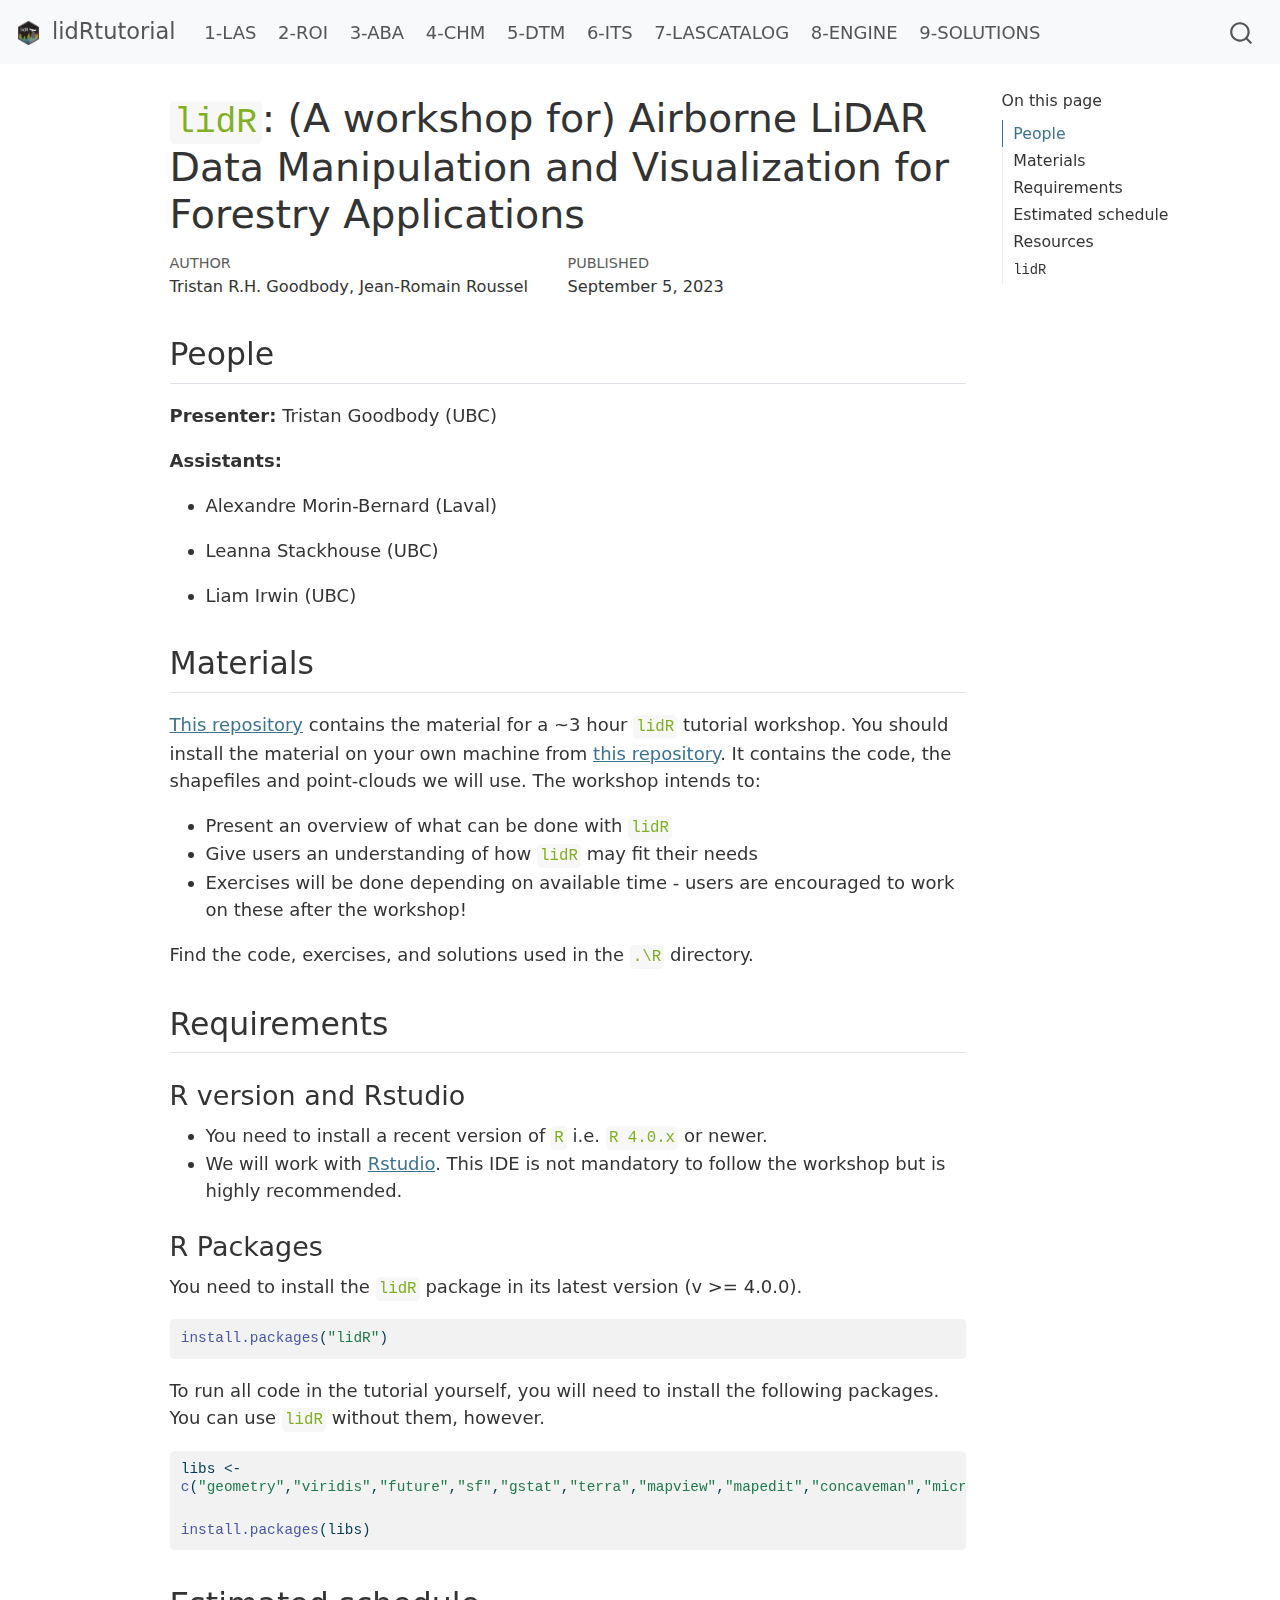
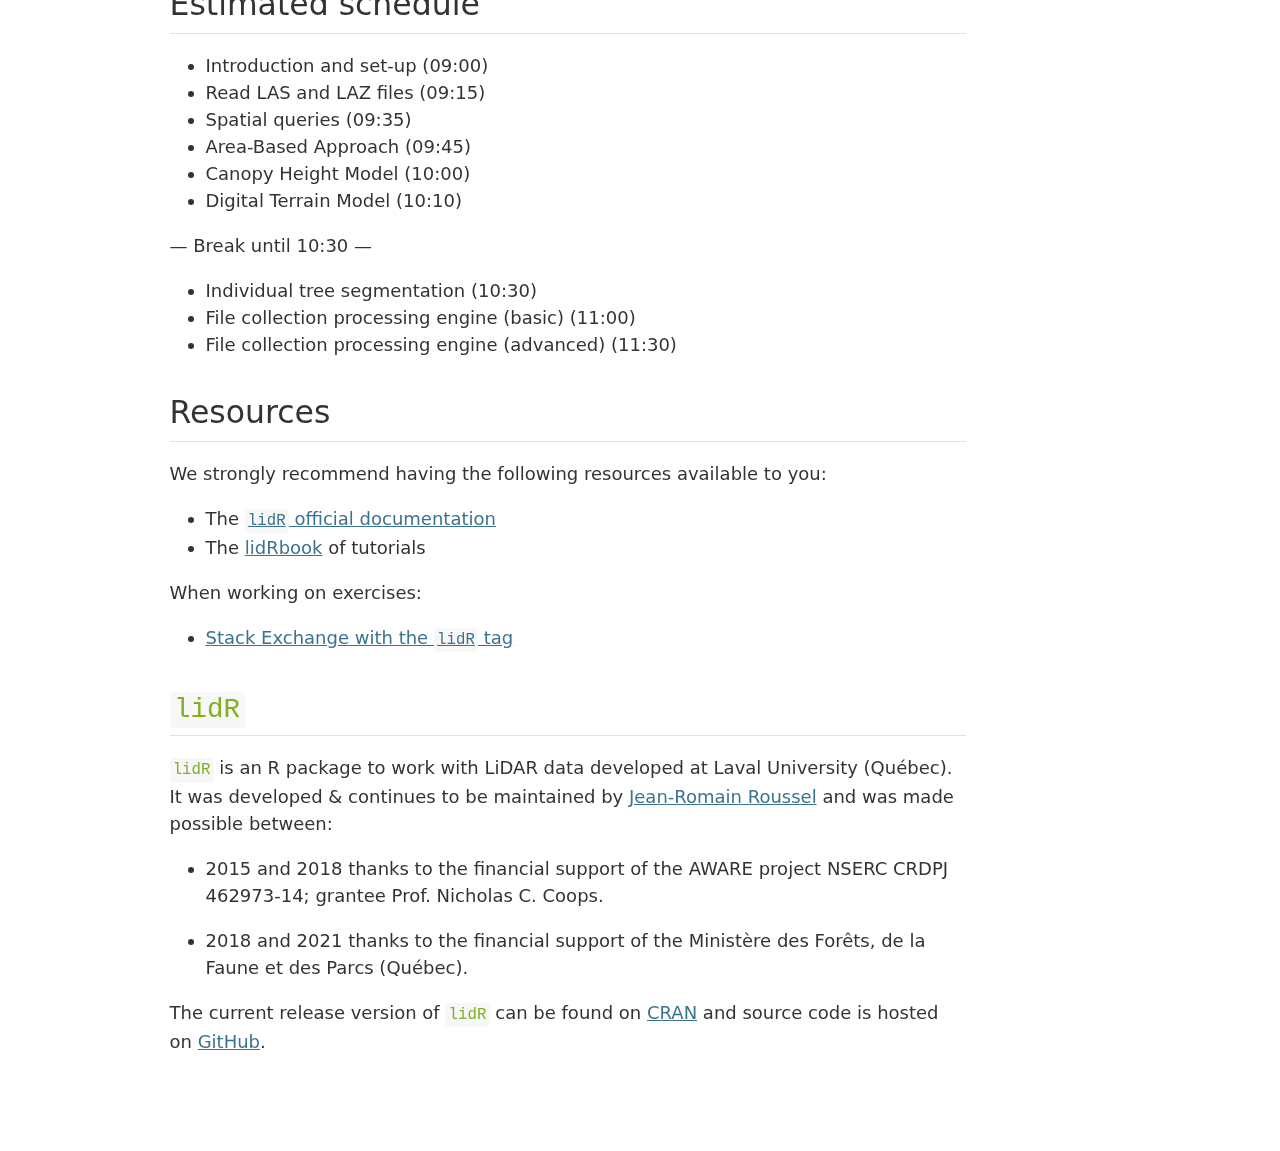
<file: docs/index.html>
<!DOCTYPE html>
<html xmlns="http://www.w3.org/1999/xhtml" lang="en" xml:lang="en"><head>

<meta charset="utf-8">
<meta name="generator" content="quarto-1.0.35">

<meta name="viewport" content="width=device-width, initial-scale=1.0, user-scalable=yes">

<meta name="author" content="Tristan R.H. Goodbody, Jean-Romain Roussel">
<meta name="dcterms.date" content="2023-09-05">

<title>lidRtutorial - lidR: (A workshop for) Airborne LiDAR Data Manipulation and Visualization for Forestry Applications</title>
<style>
code{white-space: pre-wrap;}
span.smallcaps{font-variant: small-caps;}
span.underline{text-decoration: underline;}
div.column{display: inline-block; vertical-align: top; width: 50%;}
div.hanging-indent{margin-left: 1.5em; text-indent: -1.5em;}
ul.task-list{list-style: none;}
pre > code.sourceCode { white-space: pre; position: relative; }
pre > code.sourceCode > span { display: inline-block; line-height: 1.25; }
pre > code.sourceCode > span:empty { height: 1.2em; }
.sourceCode { overflow: visible; }
code.sourceCode > span { color: inherit; text-decoration: inherit; }
div.sourceCode { margin: 1em 0; }
pre.sourceCode { margin: 0; }
@media screen {
div.sourceCode { overflow: auto; }
}
@media print {
pre > code.sourceCode { white-space: pre-wrap; }
pre > code.sourceCode > span { text-indent: -5em; padding-left: 5em; }
}
pre.numberSource code
  { counter-reset: source-line 0; }
pre.numberSource code > span
  { position: relative; left: -4em; counter-increment: source-line; }
pre.numberSource code > span > a:first-child::before
  { content: counter(source-line);
    position: relative; left: -1em; text-align: right; vertical-align: baseline;
    border: none; display: inline-block;
    -webkit-touch-callout: none; -webkit-user-select: none;
    -khtml-user-select: none; -moz-user-select: none;
    -ms-user-select: none; user-select: none;
    padding: 0 4px; width: 4em;
    color: #aaaaaa;
  }
pre.numberSource { margin-left: 3em; border-left: 1px solid #aaaaaa;  padding-left: 4px; }
div.sourceCode
  {   }
@media screen {
pre > code.sourceCode > span > a:first-child::before { text-decoration: underline; }
}
code span.al { color: #ff0000; font-weight: bold; } /* Alert */
code span.an { color: #60a0b0; font-weight: bold; font-style: italic; } /* Annotation */
code span.at { color: #7d9029; } /* Attribute */
code span.bn { color: #40a070; } /* BaseN */
code span.bu { } /* BuiltIn */
code span.cf { color: #007020; font-weight: bold; } /* ControlFlow */
code span.ch { color: #4070a0; } /* Char */
code span.cn { color: #880000; } /* Constant */
code span.co { color: #60a0b0; font-style: italic; } /* Comment */
code span.cv { color: #60a0b0; font-weight: bold; font-style: italic; } /* CommentVar */
code span.do { color: #ba2121; font-style: italic; } /* Documentation */
code span.dt { color: #902000; } /* DataType */
code span.dv { color: #40a070; } /* DecVal */
code span.er { color: #ff0000; font-weight: bold; } /* Error */
code span.ex { } /* Extension */
code span.fl { color: #40a070; } /* Float */
code span.fu { color: #06287e; } /* Function */
code span.im { } /* Import */
code span.in { color: #60a0b0; font-weight: bold; font-style: italic; } /* Information */
code span.kw { color: #007020; font-weight: bold; } /* Keyword */
code span.op { color: #666666; } /* Operator */
code span.ot { color: #007020; } /* Other */
code span.pp { color: #bc7a00; } /* Preprocessor */
code span.sc { color: #4070a0; } /* SpecialChar */
code span.ss { color: #bb6688; } /* SpecialString */
code span.st { color: #4070a0; } /* String */
code span.va { color: #19177c; } /* Variable */
code span.vs { color: #4070a0; } /* VerbatimString */
code span.wa { color: #60a0b0; font-weight: bold; font-style: italic; } /* Warning */
</style>


<script src="site_libs/quarto-nav/quarto-nav.js"></script>
<script src="site_libs/quarto-nav/headroom.min.js"></script>
<script src="site_libs/clipboard/clipboard.min.js"></script>
<script src="site_libs/quarto-search/autocomplete.umd.js"></script>
<script src="site_libs/quarto-search/fuse.min.js"></script>
<script src="site_libs/quarto-search/quarto-search.js"></script>
<meta name="quarto:offset" content="./">
<link href="./images/favicon/apple-touch-icon.png" rel="icon" type="image/png">
<script src="site_libs/quarto-html/quarto.js"></script>
<script src="site_libs/quarto-html/popper.min.js"></script>
<script src="site_libs/quarto-html/tippy.umd.min.js"></script>
<script src="site_libs/quarto-html/anchor.min.js"></script>
<link href="site_libs/quarto-html/tippy.css" rel="stylesheet">
<link href="site_libs/quarto-html/quarto-syntax-highlighting.css" rel="stylesheet" id="quarto-text-highlighting-styles">
<script src="site_libs/bootstrap/bootstrap.min.js"></script>
<link href="site_libs/bootstrap/bootstrap-icons.css" rel="stylesheet">
<link href="site_libs/bootstrap/bootstrap.min.css" rel="stylesheet" id="quarto-bootstrap" data-mode="light">
<script id="quarto-search-options" type="application/json">{
  "location": "navbar",
  "copy-button": false,
  "collapse-after": 3,
  "panel-placement": "end",
  "type": "overlay",
  "limit": 20,
  "language": {
    "search-no-results-text": "No results",
    "search-matching-documents-text": "matching documents",
    "search-copy-link-title": "Copy link to search",
    "search-hide-matches-text": "Hide additional matches",
    "search-more-match-text": "more match in this document",
    "search-more-matches-text": "more matches in this document",
    "search-clear-button-title": "Clear",
    "search-detached-cancel-button-title": "Cancel",
    "search-submit-button-title": "Submit"
  }
}</script>


<link rel="stylesheet" href="assets/custom.css">
</head>

<body class="nav-fixed">

<div id="quarto-search-results"></div>
  <header id="quarto-header" class="headroom fixed-top">
    <nav class="navbar navbar-expand-lg navbar-dark ">
      <div class="navbar-container container-fluid">
      <a class="navbar-brand" href="./index.html">
    <img src="./img/logo.png" alt="">
    <span class="navbar-title">lidRtutorial</span>
  </a>
          <button class="navbar-toggler" type="button" data-bs-toggle="collapse" data-bs-target="#navbarCollapse" aria-controls="navbarCollapse" aria-expanded="false" aria-label="Toggle navigation" onclick="if (window.quartoToggleHeadroom) { window.quartoToggleHeadroom(); }">
  <span class="navbar-toggler-icon"></span>
</button>
          <div class="collapse navbar-collapse" id="navbarCollapse">
            <ul class="navbar-nav navbar-nav-scroll me-auto">
  <li class="nav-item">
    <a class="nav-link" href="./01_read.html">1-LAS</a>
  </li>  
  <li class="nav-item">
    <a class="nav-link" href="./02_roi.html">2-ROI</a>
  </li>  
  <li class="nav-item">
    <a class="nav-link" href="./03_aba.html">3-ABA</a>
  </li>  
  <li class="nav-item">
    <a class="nav-link" href="./04_chm.html">4-CHM</a>
  </li>  
  <li class="nav-item">
    <a class="nav-link" href="./05_dtm.html">5-DTM</a>
  </li>  
  <li class="nav-item">
    <a class="nav-link" href="./06_its.html">6-ITS</a>
  </li>  
  <li class="nav-item">
    <a class="nav-link" href="./07_engine.html">7-LASCATALOG</a>
  </li>  
  <li class="nav-item">
    <a class="nav-link" href="./08_engine2.html">8-ENGINE</a>
  </li>  
  <li class="nav-item">
    <a class="nav-link" href="./09_solutions.html">9-SOLUTIONS</a>
  </li>  
</ul>
              <div id="quarto-search" class="" title="Search"></div>
          </div> <!-- /navcollapse -->
      </div> <!-- /container-fluid -->
    </nav>
</header>
<!-- content -->
<div id="quarto-content" class="quarto-container page-columns page-rows-contents page-layout-article page-navbar">
<!-- sidebar -->
<!-- margin-sidebar -->
    <div id="quarto-margin-sidebar" class="sidebar margin-sidebar">
        <nav id="TOC" role="doc-toc">
    <h2 id="toc-title">On this page</h2>
   
  <ul>
  <li><a href="#people" id="toc-people" class="nav-link active" data-scroll-target="#people">People</a></li>
  <li><a href="#materials" id="toc-materials" class="nav-link" data-scroll-target="#materials">Materials</a></li>
  <li><a href="#requirements" id="toc-requirements" class="nav-link" data-scroll-target="#requirements">Requirements</a>
  <ul class="collapse">
  <li><a href="#r-version-and-rstudio" id="toc-r-version-and-rstudio" class="nav-link" data-scroll-target="#r-version-and-rstudio">R version and Rstudio</a></li>
  <li><a href="#r-packages" id="toc-r-packages" class="nav-link" data-scroll-target="#r-packages">R Packages</a></li>
  </ul></li>
  <li><a href="#estimated-schedule" id="toc-estimated-schedule" class="nav-link" data-scroll-target="#estimated-schedule">Estimated schedule</a></li>
  <li><a href="#resources" id="toc-resources" class="nav-link" data-scroll-target="#resources">Resources</a></li>
  <li><a href="#lidr" id="toc-lidr" class="nav-link" data-scroll-target="#lidr"><code>lidR</code></a></li>
  </ul>
</nav>
    </div>
<!-- main -->
<main class="content" id="quarto-document-content">

<header id="title-block-header" class="quarto-title-block default">
<div class="quarto-title">
<h1 class="title"><code>lidR</code>: (A workshop for) Airborne LiDAR Data Manipulation and Visualization for Forestry Applications</h1>
</div>



<div class="quarto-title-meta">

    <div>
    <div class="quarto-title-meta-heading">Author</div>
    <div class="quarto-title-meta-contents">
             <p>Tristan R.H. Goodbody, Jean-Romain Roussel </p>
          </div>
  </div>
    
    <div>
    <div class="quarto-title-meta-heading">Published</div>
    <div class="quarto-title-meta-contents">
      <p class="date">September 5, 2023</p>
    </div>
  </div>
    
  </div>
  

</header>

<div class="cell">

</div>
<section id="people" class="level2">
<h2 class="anchored" data-anchor-id="people">People</h2>
<p><strong>Presenter:</strong> Tristan Goodbody (UBC)</p>
<p><strong>Assistants:</strong></p>
<ul>
<li><p>Alexandre Morin-Bernard (Laval)</p></li>
<li><p>Leanna Stackhouse (UBC)</p></li>
<li><p>Liam Irwin (UBC)</p></li>
</ul>
</section>
<section id="materials" class="level2">
<h2 class="anchored" data-anchor-id="materials">Materials</h2>
<p><a href="https://github.com/tgoodbody/lidRtutorial">This repository</a> contains the material for a ~3 hour <code>lidR</code> tutorial workshop. You should install the material on your own machine from <a href="https://github.com/tgoodbody/lidRtutorial">this repository</a>. It contains the code, the shapefiles and point-clouds we will use. The workshop intends to:</p>
<ul>
<li>Present an overview of what can be done with <code>lidR</code></li>
<li>Give users an understanding of how <code>lidR</code> may fit their needs</li>
<li>Exercises will be done depending on available time - users are encouraged to work on these after the workshop!</li>
</ul>
<p>Find the code, exercises, and solutions used in the <code>.\R</code> directory.</p>
</section>
<section id="requirements" class="level2">
<h2 class="anchored" data-anchor-id="requirements">Requirements</h2>
<section id="r-version-and-rstudio" class="level3">
<h3 class="anchored" data-anchor-id="r-version-and-rstudio">R version and Rstudio</h3>
<ul>
<li>You need to install a recent version of <code>R</code> i.e.&nbsp;<code>R 4.0.x</code> or newer.</li>
<li>We will work with <a href="https://www.rstudio.com/">Rstudio</a>. This IDE is not mandatory to follow the workshop but is highly recommended.</li>
</ul>
</section>
<section id="r-packages" class="level3">
<h3 class="anchored" data-anchor-id="r-packages">R Packages</h3>
<p>You need to install the <code>lidR</code> package in its latest version (v &gt;= 4.0.0).</p>
<div class="sourceCode" id="cb1"><pre class="sourceCode r code-with-copy"><code class="sourceCode r"><span id="cb1-1"><a href="#cb1-1" aria-hidden="true" tabindex="-1"></a><span class="fu">install.packages</span>(<span class="st">"lidR"</span>)</span></code><button title="Copy to Clipboard" class="code-copy-button"><i class="bi"></i></button></pre></div>
<p>To run all code in the tutorial yourself, you will need to install the following packages. You can use <code>lidR</code> without them, however.</p>
<div class="sourceCode" id="cb2"><pre class="sourceCode r code-with-copy"><code class="sourceCode r"><span id="cb2-1"><a href="#cb2-1" aria-hidden="true" tabindex="-1"></a>libs <span class="ot">&lt;-</span> <span class="fu">c</span>(<span class="st">"geometry"</span>,<span class="st">"viridis"</span>,<span class="st">"future"</span>,<span class="st">"sf"</span>,<span class="st">"gstat"</span>,<span class="st">"terra"</span>,<span class="st">"mapview"</span>,<span class="st">"mapedit"</span>,<span class="st">"concaveman"</span>,<span class="st">"microbenchmark"</span>)</span>
<span id="cb2-2"><a href="#cb2-2" aria-hidden="true" tabindex="-1"></a></span>
<span id="cb2-3"><a href="#cb2-3" aria-hidden="true" tabindex="-1"></a><span class="fu">install.packages</span>(libs)</span></code><button title="Copy to Clipboard" class="code-copy-button"><i class="bi"></i></button></pre></div>
</section>
</section>
<section id="estimated-schedule" class="level2 smaller">
<h2 class="smaller anchored" data-anchor-id="estimated-schedule">Estimated schedule</h2>
<ul>
<li>Introduction and set-up (09:00)</li>
<li>Read LAS and LAZ files (09:15)</li>
<li>Spatial queries (09:35)</li>
<li>Area-Based Approach (09:45)</li>
<li>Canopy Height Model (10:00)</li>
<li>Digital Terrain Model (10:10)</li>
</ul>
<p>— Break until 10:30 —</p>
<ul>
<li>Individual tree segmentation (10:30)</li>
<li>File collection processing engine (basic) (11:00)</li>
<li>File collection processing engine (advanced) (11:30)</li>
</ul>
</section>
<section id="resources" class="level2">
<h2 class="anchored" data-anchor-id="resources">Resources</h2>
<p>We strongly recommend having the following resources available to you:</p>
<ul>
<li>The <a href="https://cran.r-project.org/web/packages/lidR/lidR.pdf"><code>lidR</code> official documentation</a></li>
<li>The <a href="https://r-lidar.github.io/lidRbook/">lidRbook</a> of tutorials</li>
</ul>
<p>When working on exercises:</p>
<ul>
<li><a href="https://gis.stackexchange.com/questions/tagged/lidr">Stack Exchange with the <code>lidR</code> tag</a></li>
</ul>
</section>
<section id="lidr" class="level2">
<h2 class="anchored" data-anchor-id="lidr"><code>lidR</code></h2>
<p><code>lidR</code> is an R package to work with LiDAR data developed at Laval University (Québec). It was developed &amp; continues to be maintained by <a href="https://github.com/Jean-Romain">Jean-Romain Roussel</a> and was made possible between:</p>
<ul>
<li><p>2015 and 2018 thanks to the financial support of the AWARE project NSERC CRDPJ 462973-14; grantee Prof.&nbsp;Nicholas C. Coops.</p></li>
<li><p>2018 and 2021 thanks to the financial support of the Ministère des Forêts, de la Faune et des Parcs (Québec).</p></li>
</ul>
<p>The current release version of <code>lidR</code> can be found on <a href="https://cran.r-project.org/web/packages/lidR/">CRAN</a> and source code is hosted on <a href="https://github.com/r-lidar/lidR">GitHub</a>.</p>


</section>

</main> <!-- /main -->
<script id="quarto-html-after-body" type="application/javascript">
window.document.addEventListener("DOMContentLoaded", function (event) {
  const toggleBodyColorMode = (bsSheetEl) => {
    const mode = bsSheetEl.getAttribute("data-mode");
    const bodyEl = window.document.querySelector("body");
    if (mode === "dark") {
      bodyEl.classList.add("quarto-dark");
      bodyEl.classList.remove("quarto-light");
    } else {
      bodyEl.classList.add("quarto-light");
      bodyEl.classList.remove("quarto-dark");
    }
  }
  const toggleBodyColorPrimary = () => {
    const bsSheetEl = window.document.querySelector("link#quarto-bootstrap");
    if (bsSheetEl) {
      toggleBodyColorMode(bsSheetEl);
    }
  }
  toggleBodyColorPrimary();  
  const icon = "";
  const anchorJS = new window.AnchorJS();
  anchorJS.options = {
    placement: 'right',
    icon: icon
  };
  anchorJS.add('.anchored');
  const clipboard = new window.ClipboardJS('.code-copy-button', {
    target: function(trigger) {
      return trigger.previousElementSibling;
    }
  });
  clipboard.on('success', function(e) {
    // button target
    const button = e.trigger;
    // don't keep focus
    button.blur();
    // flash "checked"
    button.classList.add('code-copy-button-checked');
    var currentTitle = button.getAttribute("title");
    button.setAttribute("title", "Copied!");
    setTimeout(function() {
      button.setAttribute("title", currentTitle);
      button.classList.remove('code-copy-button-checked');
    }, 1000);
    // clear code selection
    e.clearSelection();
  });
  function tippyHover(el, contentFn) {
    const config = {
      allowHTML: true,
      content: contentFn,
      maxWidth: 500,
      delay: 100,
      arrow: false,
      appendTo: function(el) {
          return el.parentElement;
      },
      interactive: true,
      interactiveBorder: 10,
      theme: 'quarto',
      placement: 'bottom-start'
    };
    window.tippy(el, config); 
  }
  const noterefs = window.document.querySelectorAll('a[role="doc-noteref"]');
  for (var i=0; i<noterefs.length; i++) {
    const ref = noterefs[i];
    tippyHover(ref, function() {
      let href = ref.getAttribute('href');
      try { href = new URL(href).hash; } catch {}
      const id = href.replace(/^#\/?/, "");
      const note = window.document.getElementById(id);
      return note.innerHTML;
    });
  }
  var bibliorefs = window.document.querySelectorAll('a[role="doc-biblioref"]');
  for (var i=0; i<bibliorefs.length; i++) {
    const ref = bibliorefs[i];
    const cites = ref.parentNode.getAttribute('data-cites').split(' ');
    tippyHover(ref, function() {
      var popup = window.document.createElement('div');
      cites.forEach(function(cite) {
        var citeDiv = window.document.createElement('div');
        citeDiv.classList.add('hanging-indent');
        citeDiv.classList.add('csl-entry');
        var biblioDiv = window.document.getElementById('ref-' + cite);
        if (biblioDiv) {
          citeDiv.innerHTML = biblioDiv.innerHTML;
        }
        popup.appendChild(citeDiv);
      });
      return popup.innerHTML;
    });
  }
});
</script>
</div> <!-- /content -->



</body></html>
</file>
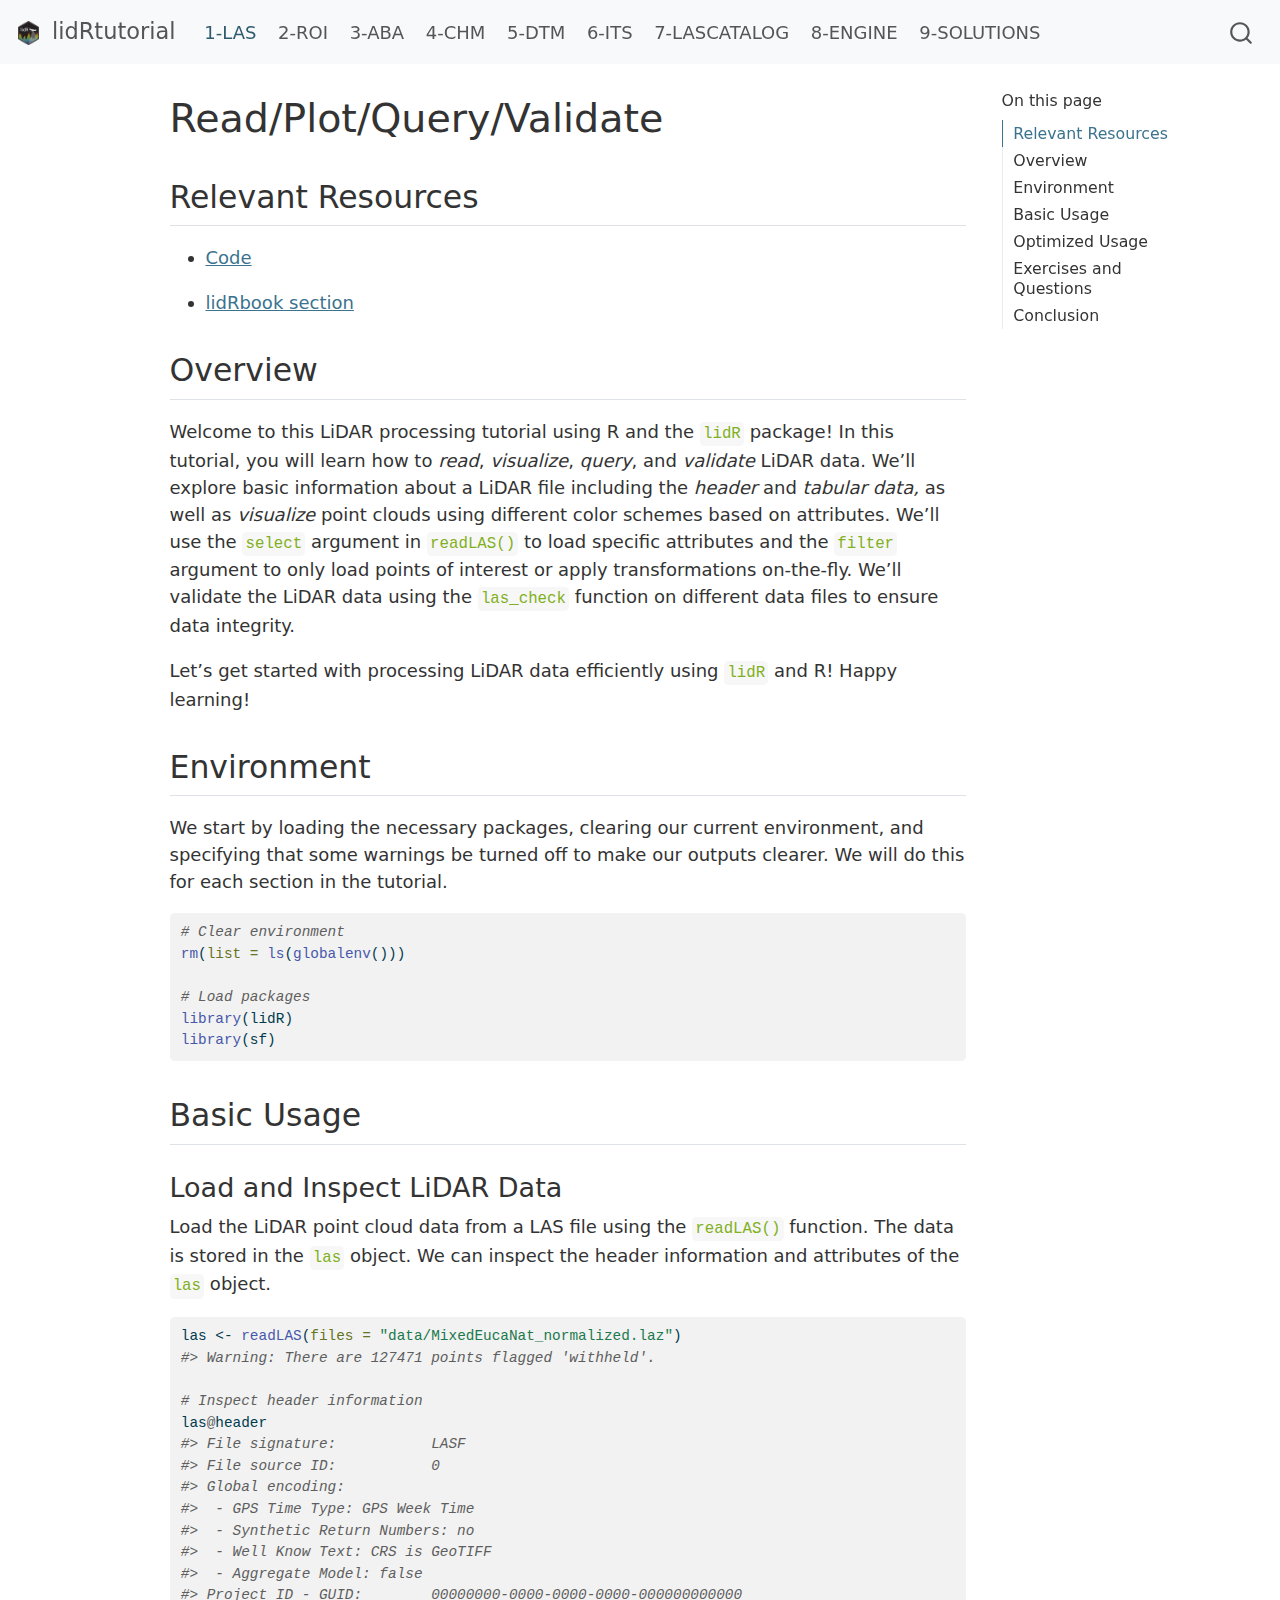
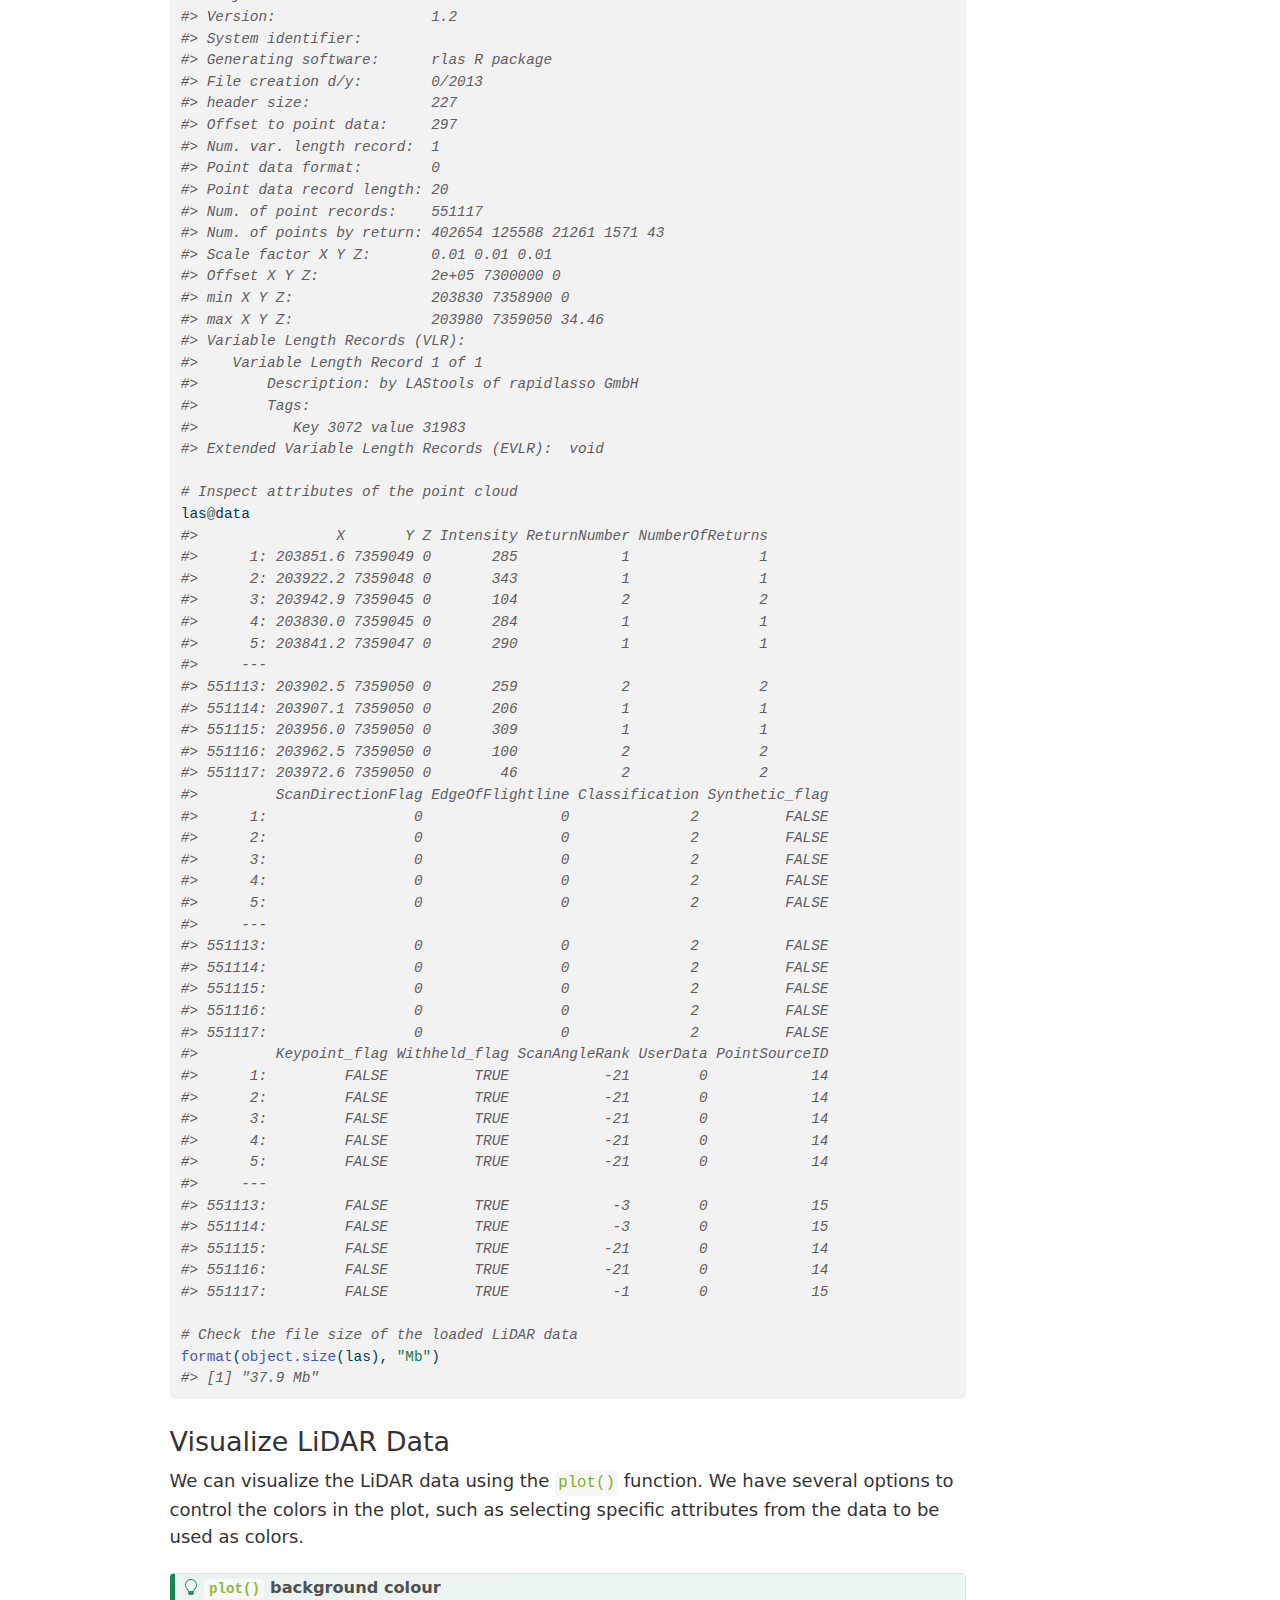
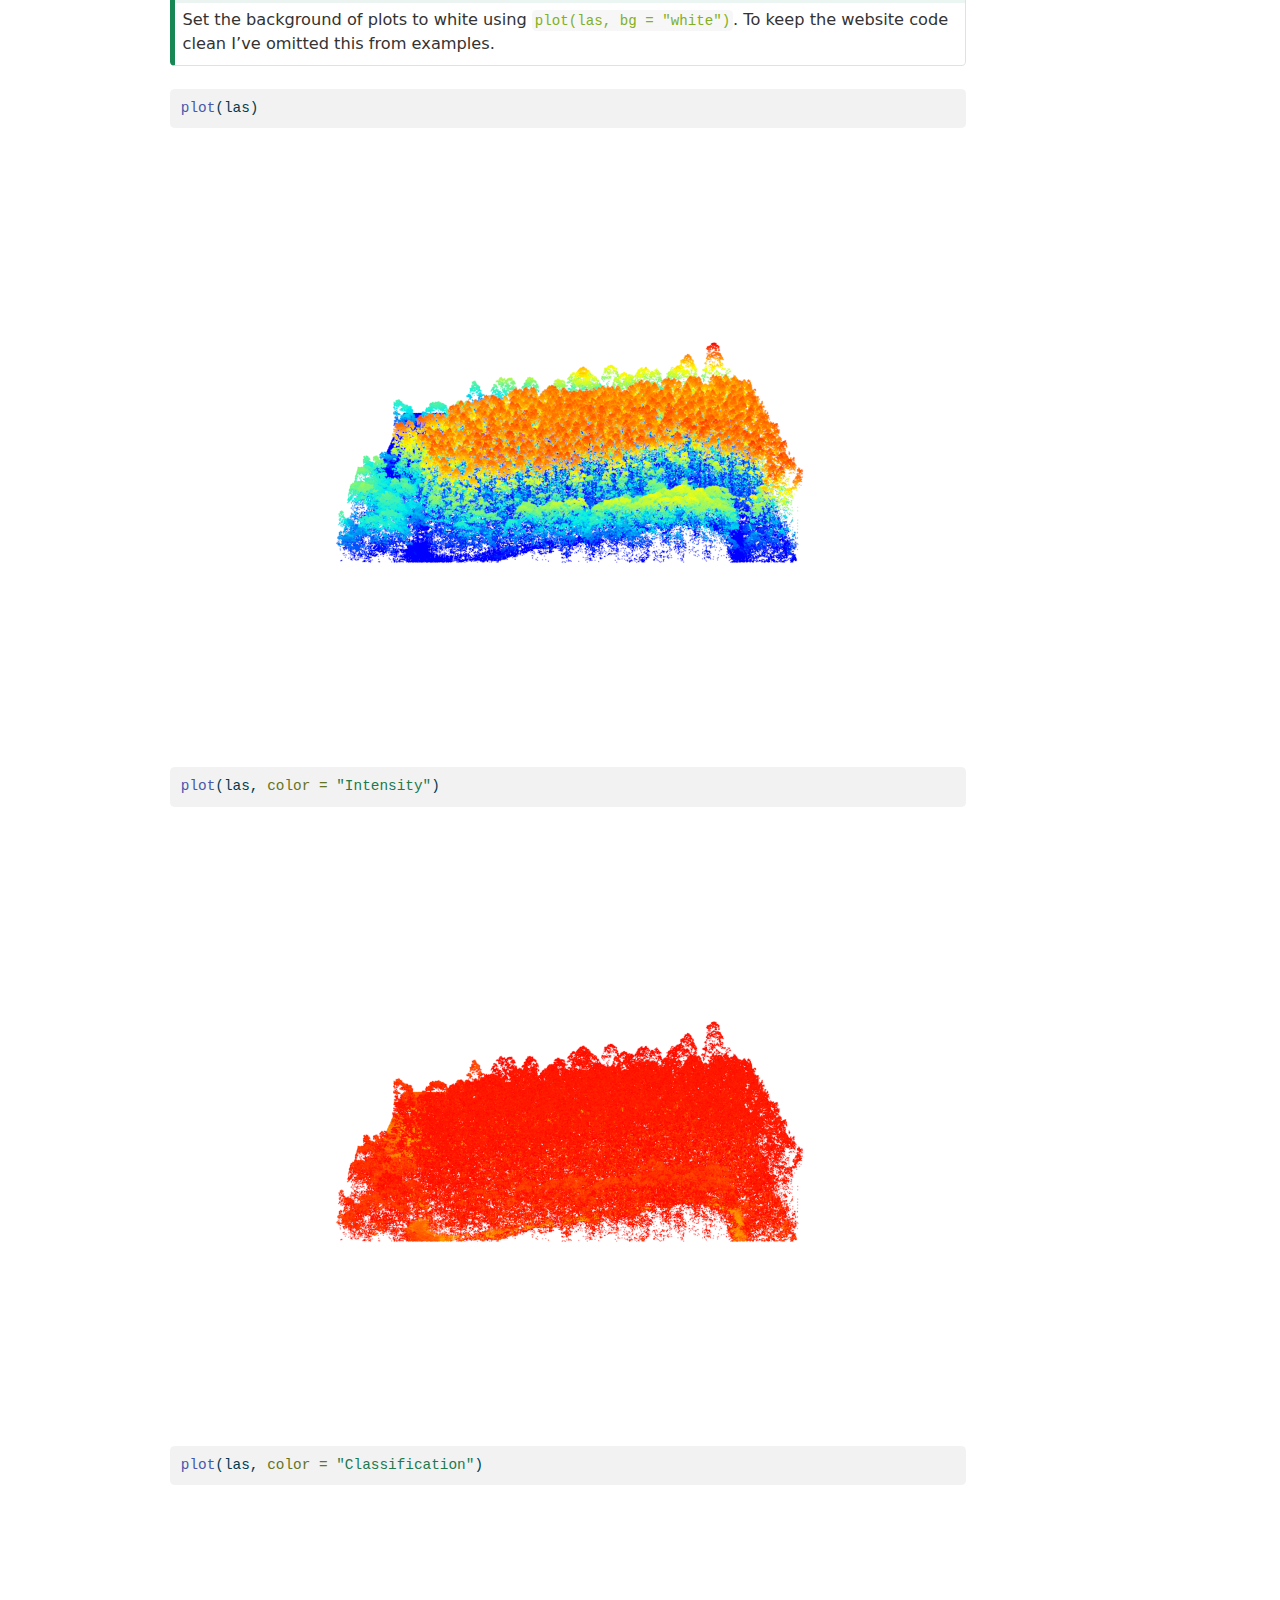
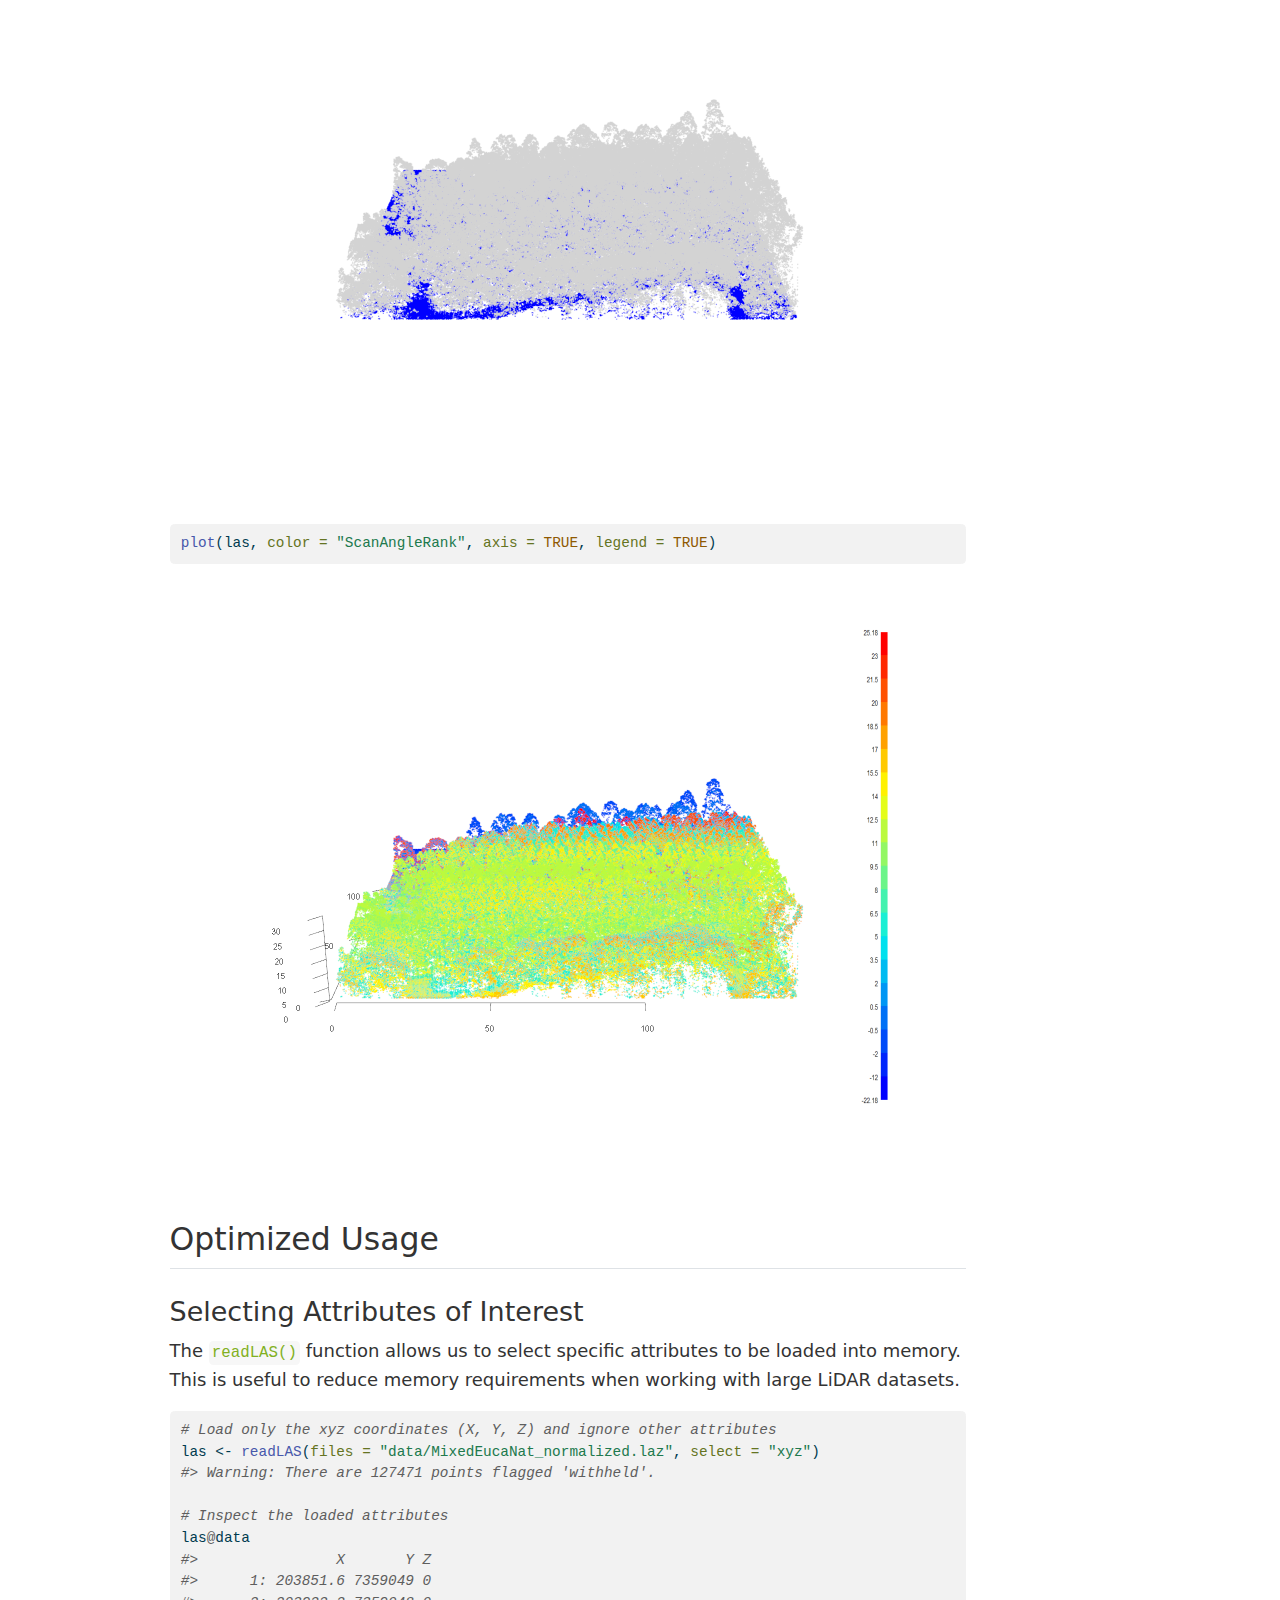
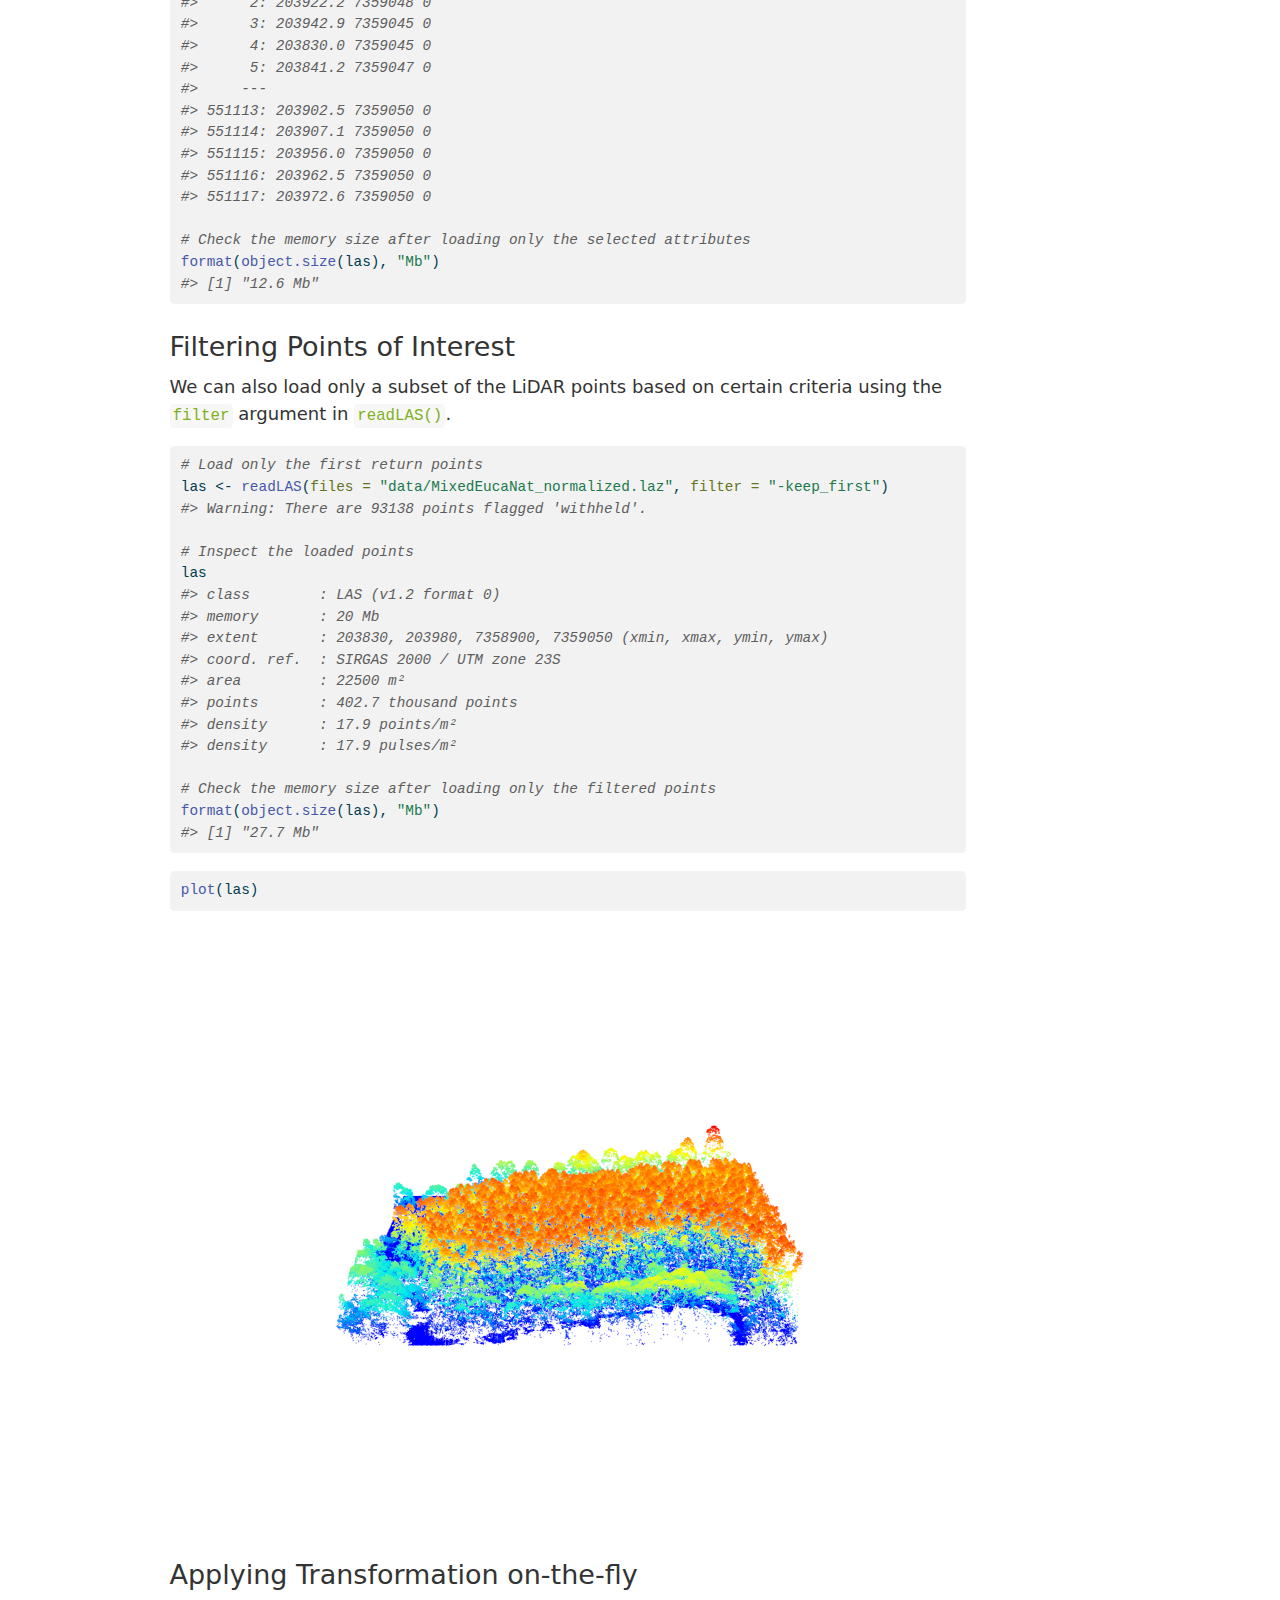
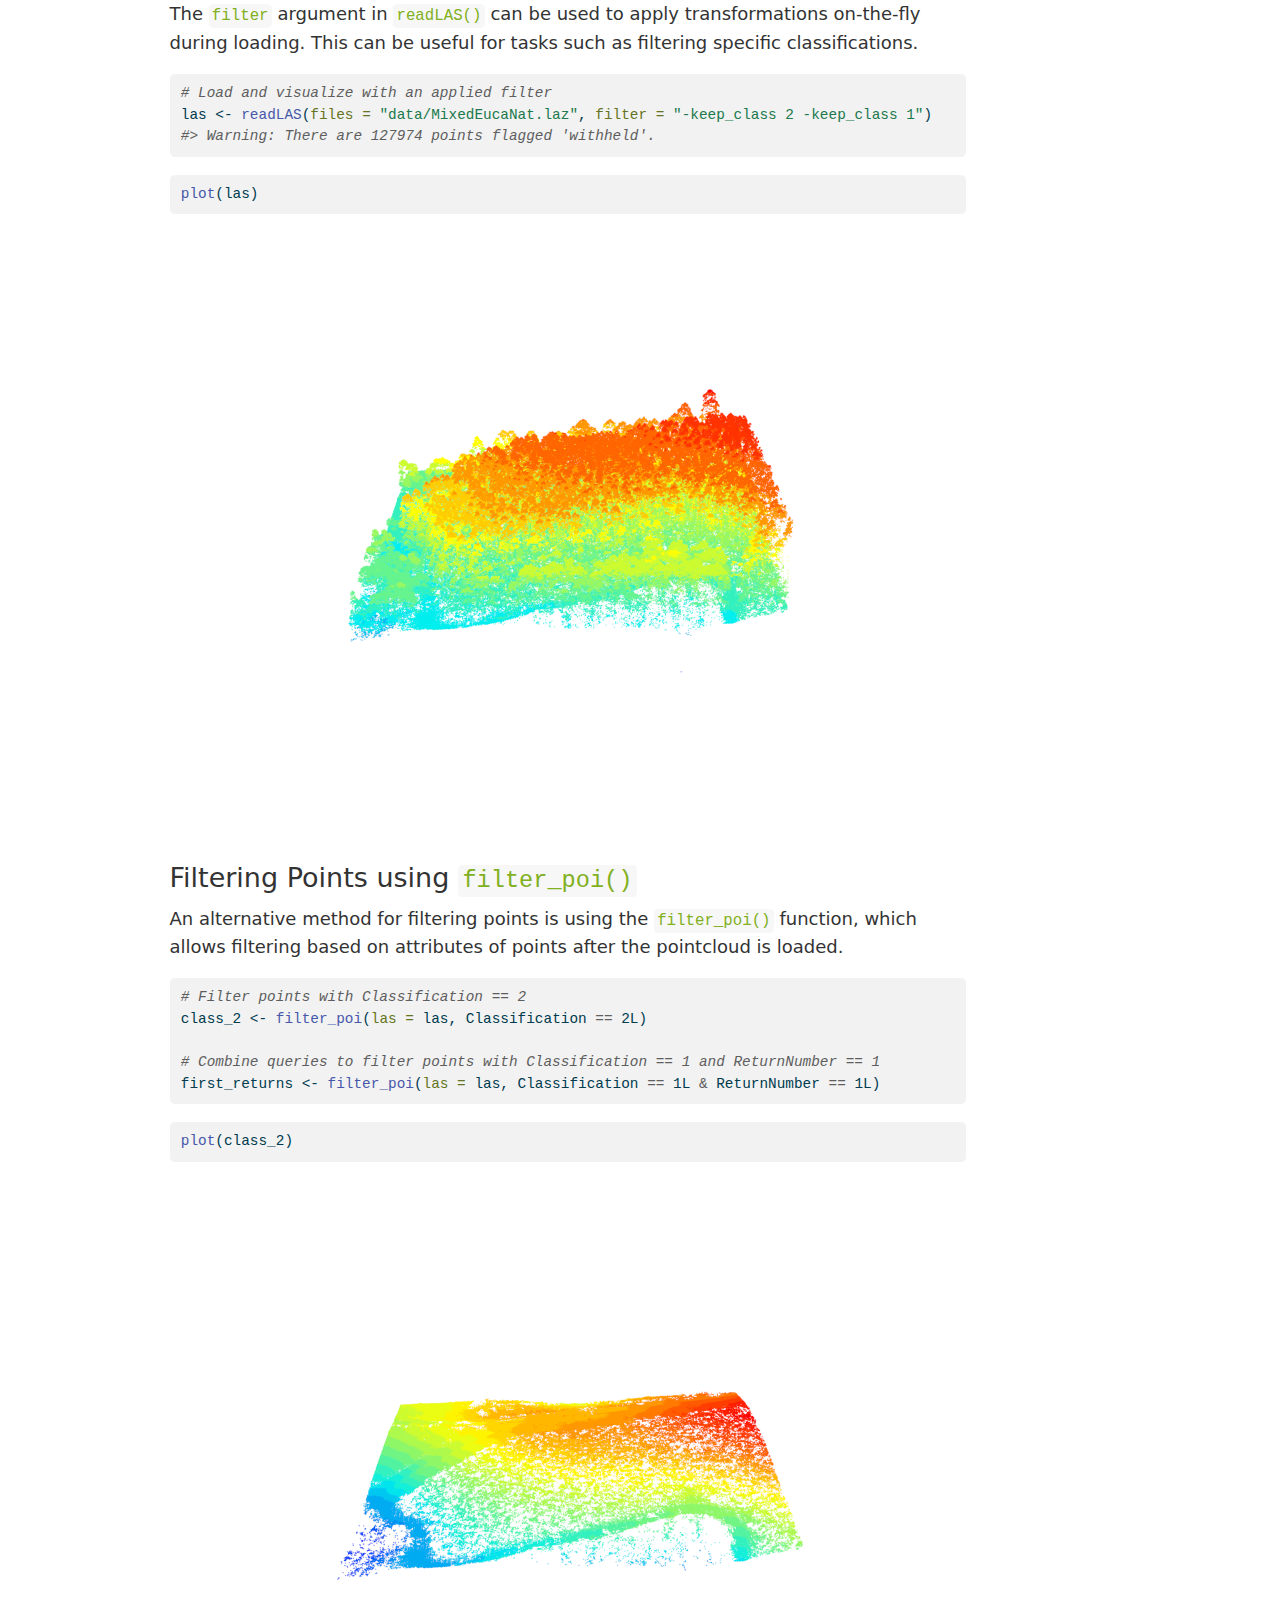
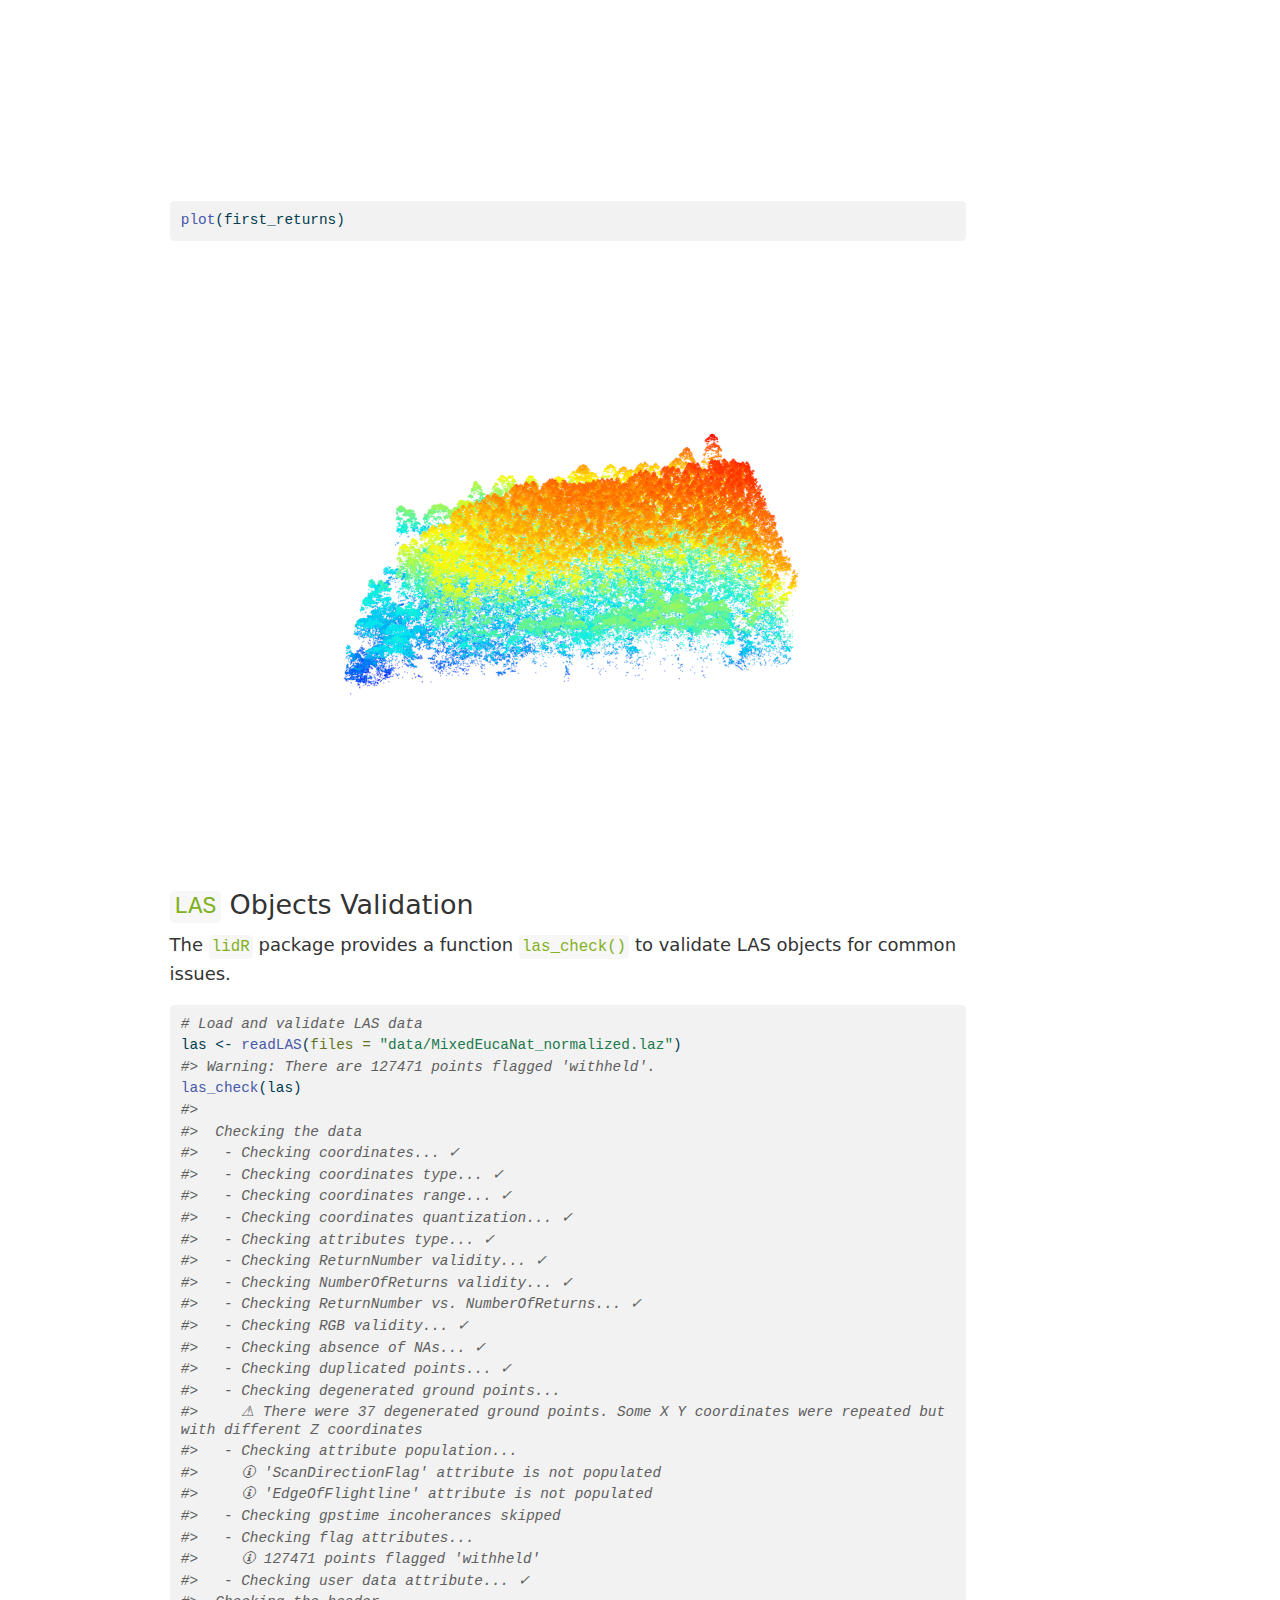
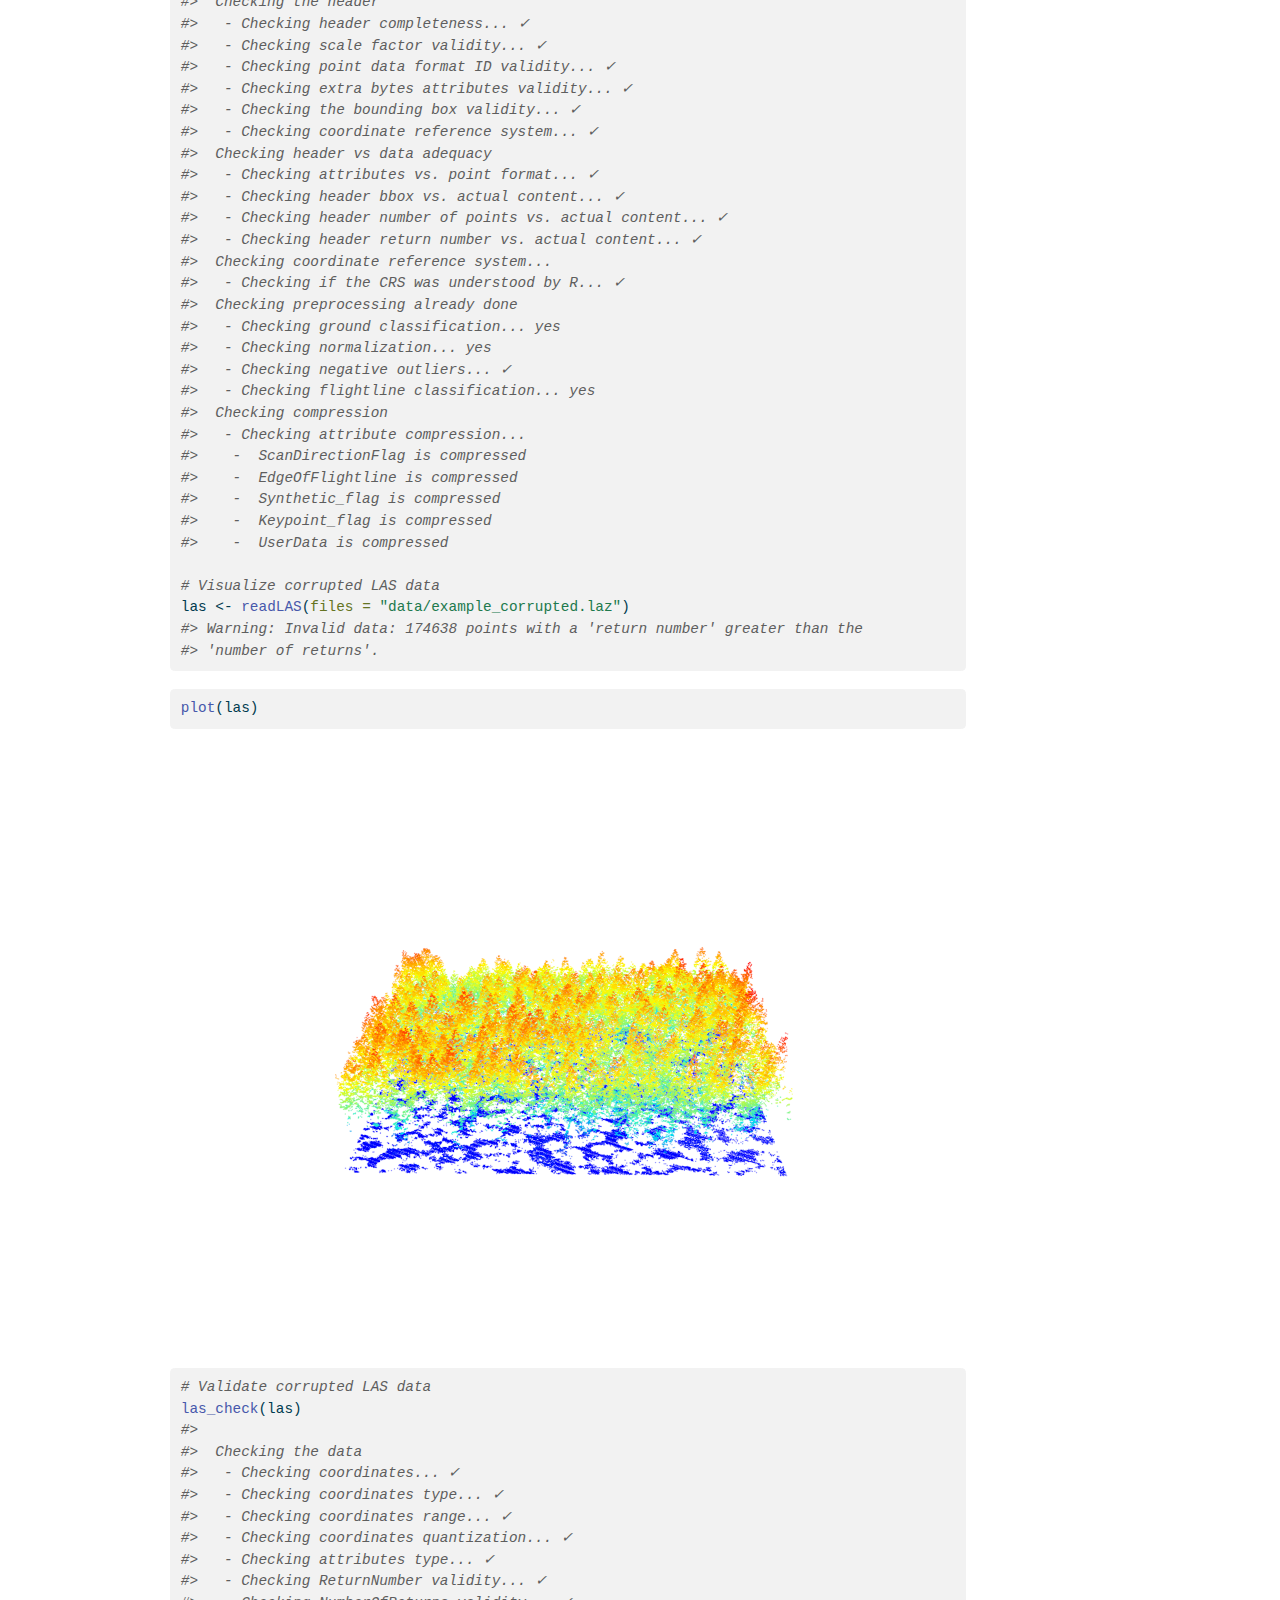
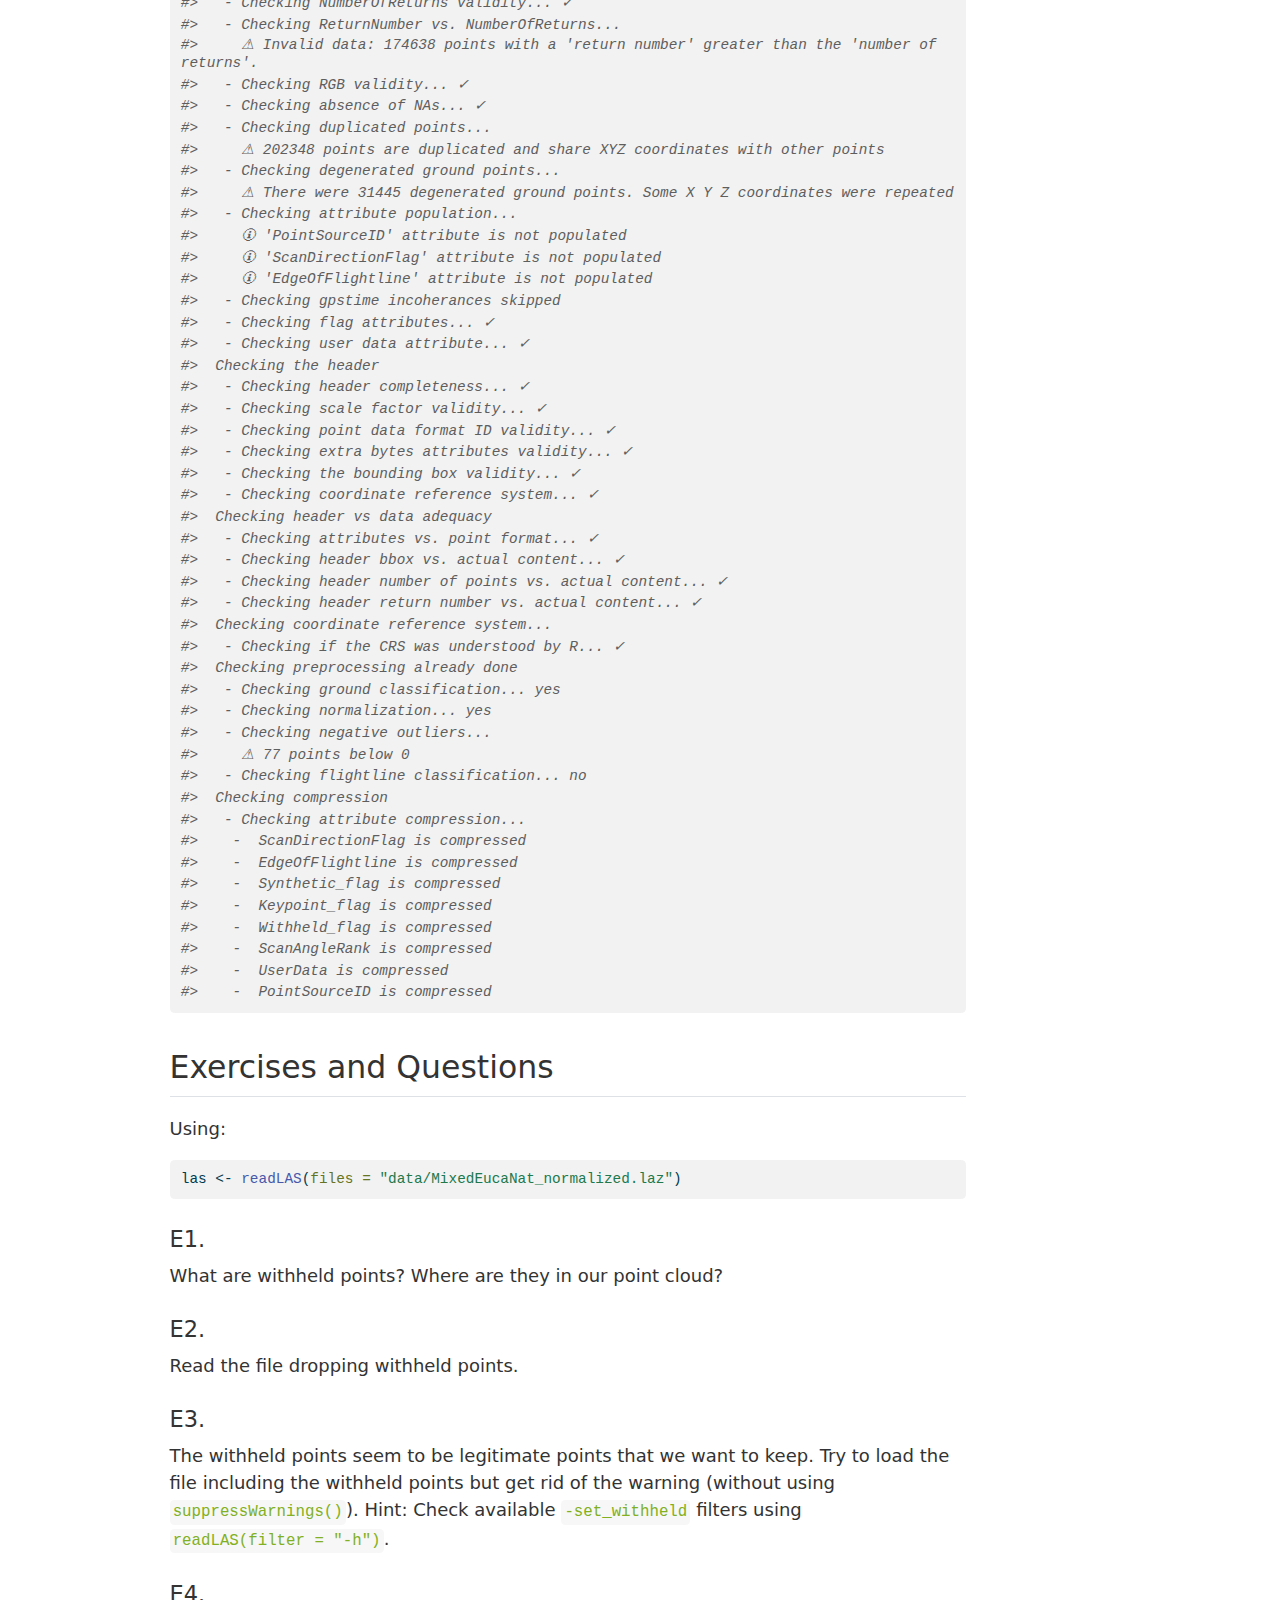
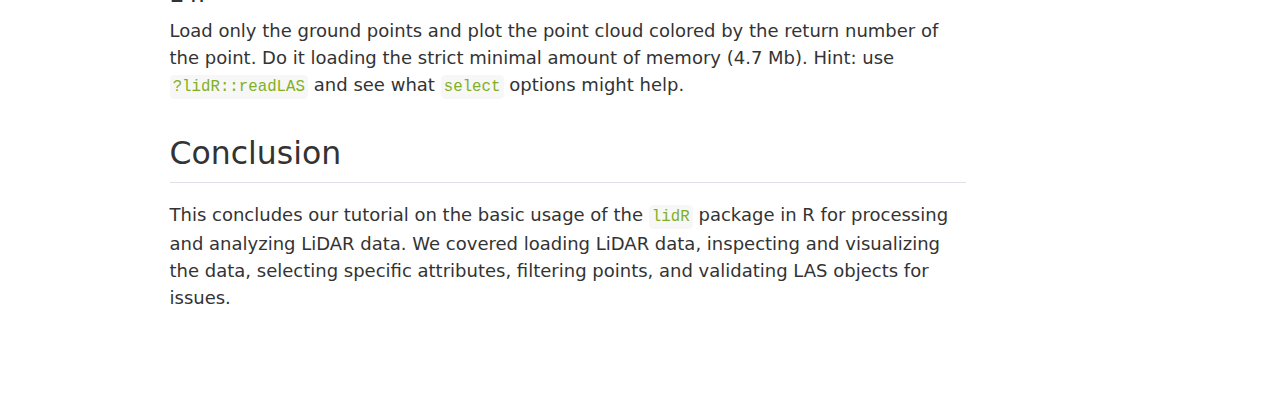
<file: docs/01_read.html>
<!DOCTYPE html>
<html xmlns="http://www.w3.org/1999/xhtml" lang="en" xml:lang="en"><head>

<meta charset="utf-8">
<meta name="generator" content="quarto-1.0.35">

<meta name="viewport" content="width=device-width, initial-scale=1.0, user-scalable=yes">


<title>lidRtutorial - Read/Plot/Query/Validate</title>
<style>
code{white-space: pre-wrap;}
span.smallcaps{font-variant: small-caps;}
span.underline{text-decoration: underline;}
div.column{display: inline-block; vertical-align: top; width: 50%;}
div.hanging-indent{margin-left: 1.5em; text-indent: -1.5em;}
ul.task-list{list-style: none;}
pre > code.sourceCode { white-space: pre; position: relative; }
pre > code.sourceCode > span { display: inline-block; line-height: 1.25; }
pre > code.sourceCode > span:empty { height: 1.2em; }
.sourceCode { overflow: visible; }
code.sourceCode > span { color: inherit; text-decoration: inherit; }
div.sourceCode { margin: 1em 0; }
pre.sourceCode { margin: 0; }
@media screen {
div.sourceCode { overflow: auto; }
}
@media print {
pre > code.sourceCode { white-space: pre-wrap; }
pre > code.sourceCode > span { text-indent: -5em; padding-left: 5em; }
}
pre.numberSource code
  { counter-reset: source-line 0; }
pre.numberSource code > span
  { position: relative; left: -4em; counter-increment: source-line; }
pre.numberSource code > span > a:first-child::before
  { content: counter(source-line);
    position: relative; left: -1em; text-align: right; vertical-align: baseline;
    border: none; display: inline-block;
    -webkit-touch-callout: none; -webkit-user-select: none;
    -khtml-user-select: none; -moz-user-select: none;
    -ms-user-select: none; user-select: none;
    padding: 0 4px; width: 4em;
    color: #aaaaaa;
  }
pre.numberSource { margin-left: 3em; border-left: 1px solid #aaaaaa;  padding-left: 4px; }
div.sourceCode
  {   }
@media screen {
pre > code.sourceCode > span > a:first-child::before { text-decoration: underline; }
}
code span.al { color: #ff0000; font-weight: bold; } /* Alert */
code span.an { color: #60a0b0; font-weight: bold; font-style: italic; } /* Annotation */
code span.at { color: #7d9029; } /* Attribute */
code span.bn { color: #40a070; } /* BaseN */
code span.bu { } /* BuiltIn */
code span.cf { color: #007020; font-weight: bold; } /* ControlFlow */
code span.ch { color: #4070a0; } /* Char */
code span.cn { color: #880000; } /* Constant */
code span.co { color: #60a0b0; font-style: italic; } /* Comment */
code span.cv { color: #60a0b0; font-weight: bold; font-style: italic; } /* CommentVar */
code span.do { color: #ba2121; font-style: italic; } /* Documentation */
code span.dt { color: #902000; } /* DataType */
code span.dv { color: #40a070; } /* DecVal */
code span.er { color: #ff0000; font-weight: bold; } /* Error */
code span.ex { } /* Extension */
code span.fl { color: #40a070; } /* Float */
code span.fu { color: #06287e; } /* Function */
code span.im { } /* Import */
code span.in { color: #60a0b0; font-weight: bold; font-style: italic; } /* Information */
code span.kw { color: #007020; font-weight: bold; } /* Keyword */
code span.op { color: #666666; } /* Operator */
code span.ot { color: #007020; } /* Other */
code span.pp { color: #bc7a00; } /* Preprocessor */
code span.sc { color: #4070a0; } /* SpecialChar */
code span.ss { color: #bb6688; } /* SpecialString */
code span.st { color: #4070a0; } /* String */
code span.va { color: #19177c; } /* Variable */
code span.vs { color: #4070a0; } /* VerbatimString */
code span.wa { color: #60a0b0; font-weight: bold; font-style: italic; } /* Warning */
</style>


<script src="site_libs/quarto-nav/quarto-nav.js"></script>
<script src="site_libs/quarto-nav/headroom.min.js"></script>
<script src="site_libs/clipboard/clipboard.min.js"></script>
<script src="site_libs/quarto-search/autocomplete.umd.js"></script>
<script src="site_libs/quarto-search/fuse.min.js"></script>
<script src="site_libs/quarto-search/quarto-search.js"></script>
<meta name="quarto:offset" content="./">
<link href="./images/favicon/apple-touch-icon.png" rel="icon" type="image/png">
<script src="site_libs/quarto-html/quarto.js"></script>
<script src="site_libs/quarto-html/popper.min.js"></script>
<script src="site_libs/quarto-html/tippy.umd.min.js"></script>
<script src="site_libs/quarto-html/anchor.min.js"></script>
<link href="site_libs/quarto-html/tippy.css" rel="stylesheet">
<link href="site_libs/quarto-html/quarto-syntax-highlighting.css" rel="stylesheet" id="quarto-text-highlighting-styles">
<script src="site_libs/bootstrap/bootstrap.min.js"></script>
<link href="site_libs/bootstrap/bootstrap-icons.css" rel="stylesheet">
<link href="site_libs/bootstrap/bootstrap.min.css" rel="stylesheet" id="quarto-bootstrap" data-mode="light">
<script id="quarto-search-options" type="application/json">{
  "location": "navbar",
  "copy-button": false,
  "collapse-after": 3,
  "panel-placement": "end",
  "type": "overlay",
  "limit": 20,
  "language": {
    "search-no-results-text": "No results",
    "search-matching-documents-text": "matching documents",
    "search-copy-link-title": "Copy link to search",
    "search-hide-matches-text": "Hide additional matches",
    "search-more-match-text": "more match in this document",
    "search-more-matches-text": "more matches in this document",
    "search-clear-button-title": "Clear",
    "search-detached-cancel-button-title": "Cancel",
    "search-submit-button-title": "Submit"
  }
}</script>


<link rel="stylesheet" href="assets/custom.css">
</head>

<body class="nav-fixed">

<div id="quarto-search-results"></div>
  <header id="quarto-header" class="headroom fixed-top">
    <nav class="navbar navbar-expand-lg navbar-dark ">
      <div class="navbar-container container-fluid">
      <a class="navbar-brand" href="./index.html">
    <img src="./img/logo.png" alt="">
    <span class="navbar-title">lidRtutorial</span>
  </a>
          <button class="navbar-toggler" type="button" data-bs-toggle="collapse" data-bs-target="#navbarCollapse" aria-controls="navbarCollapse" aria-expanded="false" aria-label="Toggle navigation" onclick="if (window.quartoToggleHeadroom) { window.quartoToggleHeadroom(); }">
  <span class="navbar-toggler-icon"></span>
</button>
          <div class="collapse navbar-collapse" id="navbarCollapse">
            <ul class="navbar-nav navbar-nav-scroll me-auto">
  <li class="nav-item">
    <a class="nav-link active" href="./01_read.html" aria-current="page">1-LAS</a>
  </li>  
  <li class="nav-item">
    <a class="nav-link" href="./02_roi.html">2-ROI</a>
  </li>  
  <li class="nav-item">
    <a class="nav-link" href="./03_aba.html">3-ABA</a>
  </li>  
  <li class="nav-item">
    <a class="nav-link" href="./04_chm.html">4-CHM</a>
  </li>  
  <li class="nav-item">
    <a class="nav-link" href="./05_dtm.html">5-DTM</a>
  </li>  
  <li class="nav-item">
    <a class="nav-link" href="./06_its.html">6-ITS</a>
  </li>  
  <li class="nav-item">
    <a class="nav-link" href="./07_engine.html">7-LASCATALOG</a>
  </li>  
  <li class="nav-item">
    <a class="nav-link" href="./08_engine2.html">8-ENGINE</a>
  </li>  
  <li class="nav-item">
    <a class="nav-link" href="./09_solutions.html">9-SOLUTIONS</a>
  </li>  
</ul>
              <div id="quarto-search" class="" title="Search"></div>
          </div> <!-- /navcollapse -->
      </div> <!-- /container-fluid -->
    </nav>
</header>
<!-- content -->
<div id="quarto-content" class="quarto-container page-columns page-rows-contents page-layout-article page-navbar">
<!-- sidebar -->
<!-- margin-sidebar -->
    <div id="quarto-margin-sidebar" class="sidebar margin-sidebar">
        <nav id="TOC" role="doc-toc">
    <h2 id="toc-title">On this page</h2>
   
  <ul>
  <li><a href="#relevant-resources" id="toc-relevant-resources" class="nav-link active" data-scroll-target="#relevant-resources">Relevant Resources</a></li>
  <li><a href="#overview" id="toc-overview" class="nav-link" data-scroll-target="#overview">Overview</a></li>
  <li><a href="#environment" id="toc-environment" class="nav-link" data-scroll-target="#environment">Environment</a></li>
  <li><a href="#basic-usage" id="toc-basic-usage" class="nav-link" data-scroll-target="#basic-usage">Basic Usage</a>
  <ul class="collapse">
  <li><a href="#load-and-inspect-lidar-data" id="toc-load-and-inspect-lidar-data" class="nav-link" data-scroll-target="#load-and-inspect-lidar-data">Load and Inspect LiDAR Data</a></li>
  <li><a href="#visualize-lidar-data" id="toc-visualize-lidar-data" class="nav-link" data-scroll-target="#visualize-lidar-data">Visualize LiDAR Data</a></li>
  </ul></li>
  <li><a href="#optimized-usage" id="toc-optimized-usage" class="nav-link" data-scroll-target="#optimized-usage">Optimized Usage</a>
  <ul class="collapse">
  <li><a href="#selecting-attributes-of-interest" id="toc-selecting-attributes-of-interest" class="nav-link" data-scroll-target="#selecting-attributes-of-interest">Selecting Attributes of Interest</a></li>
  <li><a href="#filtering-points-of-interest" id="toc-filtering-points-of-interest" class="nav-link" data-scroll-target="#filtering-points-of-interest">Filtering Points of Interest</a></li>
  <li><a href="#applying-transformation-on-the-fly" id="toc-applying-transformation-on-the-fly" class="nav-link" data-scroll-target="#applying-transformation-on-the-fly">Applying Transformation on-the-fly</a></li>
  <li><a href="#filtering-points-using-filter_poi" id="toc-filtering-points-using-filter_poi" class="nav-link" data-scroll-target="#filtering-points-using-filter_poi">Filtering Points using <code>filter_poi()</code></a></li>
  <li><a href="#las-objects-validation" id="toc-las-objects-validation" class="nav-link" data-scroll-target="#las-objects-validation"><code>LAS</code> Objects Validation</a></li>
  </ul></li>
  <li><a href="#exercises-and-questions" id="toc-exercises-and-questions" class="nav-link" data-scroll-target="#exercises-and-questions">Exercises and Questions</a>
  <ul class="collapse">
  <li><a href="#e1." id="toc-e1." class="nav-link" data-scroll-target="#e1.">E1.</a></li>
  <li><a href="#e2." id="toc-e2." class="nav-link" data-scroll-target="#e2.">E2.</a></li>
  <li><a href="#e3." id="toc-e3." class="nav-link" data-scroll-target="#e3.">E3.</a></li>
  <li><a href="#e4." id="toc-e4." class="nav-link" data-scroll-target="#e4.">E4.</a></li>
  </ul></li>
  <li><a href="#conclusion" id="toc-conclusion" class="nav-link" data-scroll-target="#conclusion">Conclusion</a></li>
  </ul>
</nav>
    </div>
<!-- main -->
<main class="content" id="quarto-document-content">

<header id="title-block-header" class="quarto-title-block default">
<div class="quarto-title">
<h1 class="title">Read/Plot/Query/Validate</h1>
</div>



<div class="quarto-title-meta">

    
    
  </div>
  

</header>

<div class="cell" data-warnings="false">

</div>
<section id="relevant-resources" class="level2">
<h2 class="anchored" data-anchor-id="relevant-resources">Relevant Resources</h2>
<ul>
<li><p><a href="https://github.com/tgoodbody/lidRtutorial/blob/main/R/01_read.R">Code</a></p></li>
<li><p><a href="https://r-lidar.github.io/lidRbook/index.htm">lidRbook section</a></p></li>
</ul>
</section>
<section id="overview" class="level2">
<h2 class="anchored" data-anchor-id="overview">Overview</h2>
<p>Welcome to this LiDAR processing tutorial using R and the <code>lidR</code> package! In this tutorial, you will learn how to <em>read</em>, <em>visualize</em>, <em>query</em>, and <em>validate</em> LiDAR data. We’ll explore basic information about a LiDAR file including the <em>header</em> and <em>tabular data,</em> as well as <em>visualize</em> point clouds using different color schemes based on attributes. We’ll use the <code>select</code> argument in <code>readLAS()</code> to load specific attributes and the <code>filter</code> argument to only load points of interest or apply transformations on-the-fly. We’ll validate the LiDAR data using the <code>las_check</code> function on different data files to ensure data integrity.</p>
<p>Let’s get started with processing LiDAR data efficiently using <code>lidR</code> and R! Happy learning!</p>
</section>
<section id="environment" class="level2">
<h2 class="anchored" data-anchor-id="environment">Environment</h2>
<p>We start by loading the necessary packages, clearing our current environment, and specifying that some warnings be turned off to make our outputs clearer. We will do this for each section in the tutorial.</p>
<div class="cell" data-layout-align="center" data-warnings="false">
<div class="sourceCode cell-code" id="cb1"><pre class="sourceCode r code-with-copy"><code class="sourceCode r"><span id="cb1-1"><a href="#cb1-1" aria-hidden="true" tabindex="-1"></a><span class="co"># Clear environment</span></span>
<span id="cb1-2"><a href="#cb1-2" aria-hidden="true" tabindex="-1"></a><span class="fu">rm</span>(<span class="at">list =</span> <span class="fu">ls</span>(<span class="fu">globalenv</span>()))</span>
<span id="cb1-3"><a href="#cb1-3" aria-hidden="true" tabindex="-1"></a></span>
<span id="cb1-4"><a href="#cb1-4" aria-hidden="true" tabindex="-1"></a><span class="co"># Load packages</span></span>
<span id="cb1-5"><a href="#cb1-5" aria-hidden="true" tabindex="-1"></a><span class="fu">library</span>(lidR)</span>
<span id="cb1-6"><a href="#cb1-6" aria-hidden="true" tabindex="-1"></a><span class="fu">library</span>(sf)</span></code><button title="Copy to Clipboard" class="code-copy-button"><i class="bi"></i></button></pre></div>
</div>
</section>
<section id="basic-usage" class="level2">
<h2 class="anchored" data-anchor-id="basic-usage">Basic Usage</h2>
<section id="load-and-inspect-lidar-data" class="level3">
<h3 class="anchored" data-anchor-id="load-and-inspect-lidar-data">Load and Inspect LiDAR Data</h3>
<p>Load the LiDAR point cloud data from a LAS file using the <code>readLAS()</code> function. The data is stored in the <code>las</code> object. We can inspect the header information and attributes of the <code>las</code> object.</p>
<div class="cell" data-layout-align="center">
<div class="sourceCode cell-code" id="cb2"><pre class="sourceCode r code-with-copy"><code class="sourceCode r"><span id="cb2-1"><a href="#cb2-1" aria-hidden="true" tabindex="-1"></a>las <span class="ot">&lt;-</span> <span class="fu">readLAS</span>(<span class="at">files =</span> <span class="st">"data/MixedEucaNat_normalized.laz"</span>)</span>
<span id="cb2-2"><a href="#cb2-2" aria-hidden="true" tabindex="-1"></a><span class="co">#&gt; Warning: There are 127471 points flagged 'withheld'.</span></span>
<span id="cb2-3"><a href="#cb2-3" aria-hidden="true" tabindex="-1"></a></span>
<span id="cb2-4"><a href="#cb2-4" aria-hidden="true" tabindex="-1"></a><span class="co"># Inspect header information</span></span>
<span id="cb2-5"><a href="#cb2-5" aria-hidden="true" tabindex="-1"></a>las<span class="sc">@</span>header</span>
<span id="cb2-6"><a href="#cb2-6" aria-hidden="true" tabindex="-1"></a><span class="co">#&gt; File signature:           LASF </span></span>
<span id="cb2-7"><a href="#cb2-7" aria-hidden="true" tabindex="-1"></a><span class="co">#&gt; File source ID:           0 </span></span>
<span id="cb2-8"><a href="#cb2-8" aria-hidden="true" tabindex="-1"></a><span class="co">#&gt; Global encoding:</span></span>
<span id="cb2-9"><a href="#cb2-9" aria-hidden="true" tabindex="-1"></a><span class="co">#&gt;  - GPS Time Type: GPS Week Time </span></span>
<span id="cb2-10"><a href="#cb2-10" aria-hidden="true" tabindex="-1"></a><span class="co">#&gt;  - Synthetic Return Numbers: no </span></span>
<span id="cb2-11"><a href="#cb2-11" aria-hidden="true" tabindex="-1"></a><span class="co">#&gt;  - Well Know Text: CRS is GeoTIFF </span></span>
<span id="cb2-12"><a href="#cb2-12" aria-hidden="true" tabindex="-1"></a><span class="co">#&gt;  - Aggregate Model: false </span></span>
<span id="cb2-13"><a href="#cb2-13" aria-hidden="true" tabindex="-1"></a><span class="co">#&gt; Project ID - GUID:        00000000-0000-0000-0000-000000000000 </span></span>
<span id="cb2-14"><a href="#cb2-14" aria-hidden="true" tabindex="-1"></a><span class="co">#&gt; Version:                  1.2</span></span>
<span id="cb2-15"><a href="#cb2-15" aria-hidden="true" tabindex="-1"></a><span class="co">#&gt; System identifier:         </span></span>
<span id="cb2-16"><a href="#cb2-16" aria-hidden="true" tabindex="-1"></a><span class="co">#&gt; Generating software:      rlas R package </span></span>
<span id="cb2-17"><a href="#cb2-17" aria-hidden="true" tabindex="-1"></a><span class="co">#&gt; File creation d/y:        0/2013</span></span>
<span id="cb2-18"><a href="#cb2-18" aria-hidden="true" tabindex="-1"></a><span class="co">#&gt; header size:              227 </span></span>
<span id="cb2-19"><a href="#cb2-19" aria-hidden="true" tabindex="-1"></a><span class="co">#&gt; Offset to point data:     297 </span></span>
<span id="cb2-20"><a href="#cb2-20" aria-hidden="true" tabindex="-1"></a><span class="co">#&gt; Num. var. length record:  1 </span></span>
<span id="cb2-21"><a href="#cb2-21" aria-hidden="true" tabindex="-1"></a><span class="co">#&gt; Point data format:        0 </span></span>
<span id="cb2-22"><a href="#cb2-22" aria-hidden="true" tabindex="-1"></a><span class="co">#&gt; Point data record length: 20 </span></span>
<span id="cb2-23"><a href="#cb2-23" aria-hidden="true" tabindex="-1"></a><span class="co">#&gt; Num. of point records:    551117 </span></span>
<span id="cb2-24"><a href="#cb2-24" aria-hidden="true" tabindex="-1"></a><span class="co">#&gt; Num. of points by return: 402654 125588 21261 1571 43 </span></span>
<span id="cb2-25"><a href="#cb2-25" aria-hidden="true" tabindex="-1"></a><span class="co">#&gt; Scale factor X Y Z:       0.01 0.01 0.01 </span></span>
<span id="cb2-26"><a href="#cb2-26" aria-hidden="true" tabindex="-1"></a><span class="co">#&gt; Offset X Y Z:             2e+05 7300000 0 </span></span>
<span id="cb2-27"><a href="#cb2-27" aria-hidden="true" tabindex="-1"></a><span class="co">#&gt; min X Y Z:                203830 7358900 0 </span></span>
<span id="cb2-28"><a href="#cb2-28" aria-hidden="true" tabindex="-1"></a><span class="co">#&gt; max X Y Z:                203980 7359050 34.46 </span></span>
<span id="cb2-29"><a href="#cb2-29" aria-hidden="true" tabindex="-1"></a><span class="co">#&gt; Variable Length Records (VLR):</span></span>
<span id="cb2-30"><a href="#cb2-30" aria-hidden="true" tabindex="-1"></a><span class="co">#&gt;    Variable Length Record 1 of 1 </span></span>
<span id="cb2-31"><a href="#cb2-31" aria-hidden="true" tabindex="-1"></a><span class="co">#&gt;        Description: by LAStools of rapidlasso GmbH </span></span>
<span id="cb2-32"><a href="#cb2-32" aria-hidden="true" tabindex="-1"></a><span class="co">#&gt;        Tags:</span></span>
<span id="cb2-33"><a href="#cb2-33" aria-hidden="true" tabindex="-1"></a><span class="co">#&gt;           Key 3072 value 31983 </span></span>
<span id="cb2-34"><a href="#cb2-34" aria-hidden="true" tabindex="-1"></a><span class="co">#&gt; Extended Variable Length Records (EVLR):  void</span></span>
<span id="cb2-35"><a href="#cb2-35" aria-hidden="true" tabindex="-1"></a></span>
<span id="cb2-36"><a href="#cb2-36" aria-hidden="true" tabindex="-1"></a><span class="co"># Inspect attributes of the point cloud</span></span>
<span id="cb2-37"><a href="#cb2-37" aria-hidden="true" tabindex="-1"></a>las<span class="sc">@</span>data</span>
<span id="cb2-38"><a href="#cb2-38" aria-hidden="true" tabindex="-1"></a><span class="co">#&gt;                X       Y Z Intensity ReturnNumber NumberOfReturns</span></span>
<span id="cb2-39"><a href="#cb2-39" aria-hidden="true" tabindex="-1"></a><span class="co">#&gt;      1: 203851.6 7359049 0       285            1               1</span></span>
<span id="cb2-40"><a href="#cb2-40" aria-hidden="true" tabindex="-1"></a><span class="co">#&gt;      2: 203922.2 7359048 0       343            1               1</span></span>
<span id="cb2-41"><a href="#cb2-41" aria-hidden="true" tabindex="-1"></a><span class="co">#&gt;      3: 203942.9 7359045 0       104            2               2</span></span>
<span id="cb2-42"><a href="#cb2-42" aria-hidden="true" tabindex="-1"></a><span class="co">#&gt;      4: 203830.0 7359045 0       284            1               1</span></span>
<span id="cb2-43"><a href="#cb2-43" aria-hidden="true" tabindex="-1"></a><span class="co">#&gt;      5: 203841.2 7359047 0       290            1               1</span></span>
<span id="cb2-44"><a href="#cb2-44" aria-hidden="true" tabindex="-1"></a><span class="co">#&gt;     ---                                                          </span></span>
<span id="cb2-45"><a href="#cb2-45" aria-hidden="true" tabindex="-1"></a><span class="co">#&gt; 551113: 203902.5 7359050 0       259            2               2</span></span>
<span id="cb2-46"><a href="#cb2-46" aria-hidden="true" tabindex="-1"></a><span class="co">#&gt; 551114: 203907.1 7359050 0       206            1               1</span></span>
<span id="cb2-47"><a href="#cb2-47" aria-hidden="true" tabindex="-1"></a><span class="co">#&gt; 551115: 203956.0 7359050 0       309            1               1</span></span>
<span id="cb2-48"><a href="#cb2-48" aria-hidden="true" tabindex="-1"></a><span class="co">#&gt; 551116: 203962.5 7359050 0       100            2               2</span></span>
<span id="cb2-49"><a href="#cb2-49" aria-hidden="true" tabindex="-1"></a><span class="co">#&gt; 551117: 203972.6 7359050 0        46            2               2</span></span>
<span id="cb2-50"><a href="#cb2-50" aria-hidden="true" tabindex="-1"></a><span class="co">#&gt;         ScanDirectionFlag EdgeOfFlightline Classification Synthetic_flag</span></span>
<span id="cb2-51"><a href="#cb2-51" aria-hidden="true" tabindex="-1"></a><span class="co">#&gt;      1:                 0                0              2          FALSE</span></span>
<span id="cb2-52"><a href="#cb2-52" aria-hidden="true" tabindex="-1"></a><span class="co">#&gt;      2:                 0                0              2          FALSE</span></span>
<span id="cb2-53"><a href="#cb2-53" aria-hidden="true" tabindex="-1"></a><span class="co">#&gt;      3:                 0                0              2          FALSE</span></span>
<span id="cb2-54"><a href="#cb2-54" aria-hidden="true" tabindex="-1"></a><span class="co">#&gt;      4:                 0                0              2          FALSE</span></span>
<span id="cb2-55"><a href="#cb2-55" aria-hidden="true" tabindex="-1"></a><span class="co">#&gt;      5:                 0                0              2          FALSE</span></span>
<span id="cb2-56"><a href="#cb2-56" aria-hidden="true" tabindex="-1"></a><span class="co">#&gt;     ---                                                                 </span></span>
<span id="cb2-57"><a href="#cb2-57" aria-hidden="true" tabindex="-1"></a><span class="co">#&gt; 551113:                 0                0              2          FALSE</span></span>
<span id="cb2-58"><a href="#cb2-58" aria-hidden="true" tabindex="-1"></a><span class="co">#&gt; 551114:                 0                0              2          FALSE</span></span>
<span id="cb2-59"><a href="#cb2-59" aria-hidden="true" tabindex="-1"></a><span class="co">#&gt; 551115:                 0                0              2          FALSE</span></span>
<span id="cb2-60"><a href="#cb2-60" aria-hidden="true" tabindex="-1"></a><span class="co">#&gt; 551116:                 0                0              2          FALSE</span></span>
<span id="cb2-61"><a href="#cb2-61" aria-hidden="true" tabindex="-1"></a><span class="co">#&gt; 551117:                 0                0              2          FALSE</span></span>
<span id="cb2-62"><a href="#cb2-62" aria-hidden="true" tabindex="-1"></a><span class="co">#&gt;         Keypoint_flag Withheld_flag ScanAngleRank UserData PointSourceID</span></span>
<span id="cb2-63"><a href="#cb2-63" aria-hidden="true" tabindex="-1"></a><span class="co">#&gt;      1:         FALSE          TRUE           -21        0            14</span></span>
<span id="cb2-64"><a href="#cb2-64" aria-hidden="true" tabindex="-1"></a><span class="co">#&gt;      2:         FALSE          TRUE           -21        0            14</span></span>
<span id="cb2-65"><a href="#cb2-65" aria-hidden="true" tabindex="-1"></a><span class="co">#&gt;      3:         FALSE          TRUE           -21        0            14</span></span>
<span id="cb2-66"><a href="#cb2-66" aria-hidden="true" tabindex="-1"></a><span class="co">#&gt;      4:         FALSE          TRUE           -21        0            14</span></span>
<span id="cb2-67"><a href="#cb2-67" aria-hidden="true" tabindex="-1"></a><span class="co">#&gt;      5:         FALSE          TRUE           -21        0            14</span></span>
<span id="cb2-68"><a href="#cb2-68" aria-hidden="true" tabindex="-1"></a><span class="co">#&gt;     ---                                                                 </span></span>
<span id="cb2-69"><a href="#cb2-69" aria-hidden="true" tabindex="-1"></a><span class="co">#&gt; 551113:         FALSE          TRUE            -3        0            15</span></span>
<span id="cb2-70"><a href="#cb2-70" aria-hidden="true" tabindex="-1"></a><span class="co">#&gt; 551114:         FALSE          TRUE            -3        0            15</span></span>
<span id="cb2-71"><a href="#cb2-71" aria-hidden="true" tabindex="-1"></a><span class="co">#&gt; 551115:         FALSE          TRUE           -21        0            14</span></span>
<span id="cb2-72"><a href="#cb2-72" aria-hidden="true" tabindex="-1"></a><span class="co">#&gt; 551116:         FALSE          TRUE           -21        0            14</span></span>
<span id="cb2-73"><a href="#cb2-73" aria-hidden="true" tabindex="-1"></a><span class="co">#&gt; 551117:         FALSE          TRUE            -1        0            15</span></span>
<span id="cb2-74"><a href="#cb2-74" aria-hidden="true" tabindex="-1"></a></span>
<span id="cb2-75"><a href="#cb2-75" aria-hidden="true" tabindex="-1"></a><span class="co"># Check the file size of the loaded LiDAR data</span></span>
<span id="cb2-76"><a href="#cb2-76" aria-hidden="true" tabindex="-1"></a><span class="fu">format</span>(<span class="fu">object.size</span>(las), <span class="st">"Mb"</span>)</span>
<span id="cb2-77"><a href="#cb2-77" aria-hidden="true" tabindex="-1"></a><span class="co">#&gt; [1] "37.9 Mb"</span></span></code><button title="Copy to Clipboard" class="code-copy-button"><i class="bi"></i></button></pre></div>
</div>
</section>
<section id="visualize-lidar-data" class="level3">
<h3 class="anchored" data-anchor-id="visualize-lidar-data">Visualize LiDAR Data</h3>
<p>We can visualize the LiDAR data using the <code>plot()</code> function. We have several options to control the colors in the plot, such as selecting specific attributes from the data to be used as colors.</p>
<div class="callout-tip callout callout-style-default callout-captioned">
<div class="callout-header d-flex align-content-center">
<div class="callout-icon-container">
<i class="callout-icon"></i>
</div>
<div class="callout-caption-container flex-fill">
<code>plot()</code> background colour
</div>
</div>
<div class="callout-body-container callout-body">
<p>Set the background of plots to white using <code>plot(las, bg = "white")</code>. To keep the website code clean I’ve omitted this from examples.</p>
</div>
</div>
<div class="sourceCode" id="cb3"><pre class="sourceCode r code-with-copy"><code class="sourceCode r"><span id="cb3-1"><a href="#cb3-1" aria-hidden="true" tabindex="-1"></a><span class="fu">plot</span>(las)</span></code><button title="Copy to Clipboard" class="code-copy-button"><i class="bi"></i></button></pre></div>
<div class="cell" data-layout-align="center" data-rgl="true">
<div class="cell-output-display">
<div class="quarto-figure quarto-figure-center">
<figure class="figure">
<p><img src="01_read_files/figure-html/visualize_lidar_data-1.png" class="img-fluid figure-img" width="768"></p>
</figure>
</div>
</div>
</div>
<div class="sourceCode" id="cb4"><pre class="sourceCode r code-with-copy"><code class="sourceCode r"><span id="cb4-1"><a href="#cb4-1" aria-hidden="true" tabindex="-1"></a><span class="fu">plot</span>(las, <span class="at">color =</span> <span class="st">"Intensity"</span>)</span></code><button title="Copy to Clipboard" class="code-copy-button"><i class="bi"></i></button></pre></div>
<div class="cell" data-layout-align="center" data-rgl="true">
<div class="cell-output-display">
<div class="quarto-figure quarto-figure-center">
<figure class="figure">
<p><img src="01_read_files/figure-html/visualize_lidar_data_int-1.png" class="img-fluid figure-img" width="768"></p>
</figure>
</div>
</div>
</div>
<div class="sourceCode" id="cb5"><pre class="sourceCode r code-with-copy"><code class="sourceCode r"><span id="cb5-1"><a href="#cb5-1" aria-hidden="true" tabindex="-1"></a><span class="fu">plot</span>(las, <span class="at">color =</span> <span class="st">"Classification"</span>)</span></code><button title="Copy to Clipboard" class="code-copy-button"><i class="bi"></i></button></pre></div>
<div class="cell" data-layout-align="center" data-rgl="true">
<div class="cell-output-display">
<div class="quarto-figure quarto-figure-center">
<figure class="figure">
<p><img src="01_read_files/figure-html/visualize_lidar_data_class-1.png" class="img-fluid figure-img" width="768"></p>
</figure>
</div>
</div>
</div>
<div class="sourceCode" id="cb6"><pre class="sourceCode r code-with-copy"><code class="sourceCode r"><span id="cb6-1"><a href="#cb6-1" aria-hidden="true" tabindex="-1"></a><span class="fu">plot</span>(las, <span class="at">color =</span> <span class="st">"ScanAngleRank"</span>, <span class="at">axis =</span> <span class="cn">TRUE</span>, <span class="at">legend =</span> <span class="cn">TRUE</span>)</span></code><button title="Copy to Clipboard" class="code-copy-button"><i class="bi"></i></button></pre></div>
<div class="cell" data-layout-align="center" data-rgl="true">
<div class="cell-output-display">
<div class="quarto-figure quarto-figure-center">
<figure class="figure">
<p><img src="01_read_files/figure-html/visualize_lidar_data_scan-1.png" class="img-fluid figure-img" width="768"></p>
</figure>
</div>
</div>
</div>
</section>
</section>
<section id="optimized-usage" class="level2">
<h2 class="anchored" data-anchor-id="optimized-usage">Optimized Usage</h2>
<section id="selecting-attributes-of-interest" class="level3">
<h3 class="anchored" data-anchor-id="selecting-attributes-of-interest">Selecting Attributes of Interest</h3>
<p>The <code>readLAS()</code> function allows us to select specific attributes to be loaded into memory. This is useful to reduce memory requirements when working with large LiDAR datasets.</p>
<div class="cell" data-layout-align="center">
<div class="sourceCode cell-code" id="cb7"><pre class="sourceCode r code-with-copy"><code class="sourceCode r"><span id="cb7-1"><a href="#cb7-1" aria-hidden="true" tabindex="-1"></a><span class="co"># Load only the xyz coordinates (X, Y, Z) and ignore other attributes</span></span>
<span id="cb7-2"><a href="#cb7-2" aria-hidden="true" tabindex="-1"></a>las <span class="ot">&lt;-</span> <span class="fu">readLAS</span>(<span class="at">files =</span> <span class="st">"data/MixedEucaNat_normalized.laz"</span>, <span class="at">select =</span> <span class="st">"xyz"</span>)</span>
<span id="cb7-3"><a href="#cb7-3" aria-hidden="true" tabindex="-1"></a><span class="co">#&gt; Warning: There are 127471 points flagged 'withheld'.</span></span>
<span id="cb7-4"><a href="#cb7-4" aria-hidden="true" tabindex="-1"></a></span>
<span id="cb7-5"><a href="#cb7-5" aria-hidden="true" tabindex="-1"></a><span class="co"># Inspect the loaded attributes</span></span>
<span id="cb7-6"><a href="#cb7-6" aria-hidden="true" tabindex="-1"></a>las<span class="sc">@</span>data</span>
<span id="cb7-7"><a href="#cb7-7" aria-hidden="true" tabindex="-1"></a><span class="co">#&gt;                X       Y Z</span></span>
<span id="cb7-8"><a href="#cb7-8" aria-hidden="true" tabindex="-1"></a><span class="co">#&gt;      1: 203851.6 7359049 0</span></span>
<span id="cb7-9"><a href="#cb7-9" aria-hidden="true" tabindex="-1"></a><span class="co">#&gt;      2: 203922.2 7359048 0</span></span>
<span id="cb7-10"><a href="#cb7-10" aria-hidden="true" tabindex="-1"></a><span class="co">#&gt;      3: 203942.9 7359045 0</span></span>
<span id="cb7-11"><a href="#cb7-11" aria-hidden="true" tabindex="-1"></a><span class="co">#&gt;      4: 203830.0 7359045 0</span></span>
<span id="cb7-12"><a href="#cb7-12" aria-hidden="true" tabindex="-1"></a><span class="co">#&gt;      5: 203841.2 7359047 0</span></span>
<span id="cb7-13"><a href="#cb7-13" aria-hidden="true" tabindex="-1"></a><span class="co">#&gt;     ---                   </span></span>
<span id="cb7-14"><a href="#cb7-14" aria-hidden="true" tabindex="-1"></a><span class="co">#&gt; 551113: 203902.5 7359050 0</span></span>
<span id="cb7-15"><a href="#cb7-15" aria-hidden="true" tabindex="-1"></a><span class="co">#&gt; 551114: 203907.1 7359050 0</span></span>
<span id="cb7-16"><a href="#cb7-16" aria-hidden="true" tabindex="-1"></a><span class="co">#&gt; 551115: 203956.0 7359050 0</span></span>
<span id="cb7-17"><a href="#cb7-17" aria-hidden="true" tabindex="-1"></a><span class="co">#&gt; 551116: 203962.5 7359050 0</span></span>
<span id="cb7-18"><a href="#cb7-18" aria-hidden="true" tabindex="-1"></a><span class="co">#&gt; 551117: 203972.6 7359050 0</span></span>
<span id="cb7-19"><a href="#cb7-19" aria-hidden="true" tabindex="-1"></a></span>
<span id="cb7-20"><a href="#cb7-20" aria-hidden="true" tabindex="-1"></a><span class="co"># Check the memory size after loading only the selected attributes</span></span>
<span id="cb7-21"><a href="#cb7-21" aria-hidden="true" tabindex="-1"></a><span class="fu">format</span>(<span class="fu">object.size</span>(las), <span class="st">"Mb"</span>)</span>
<span id="cb7-22"><a href="#cb7-22" aria-hidden="true" tabindex="-1"></a><span class="co">#&gt; [1] "12.6 Mb"</span></span></code><button title="Copy to Clipboard" class="code-copy-button"><i class="bi"></i></button></pre></div>
</div>
</section>
<section id="filtering-points-of-interest" class="level3">
<h3 class="anchored" data-anchor-id="filtering-points-of-interest">Filtering Points of Interest</h3>
<p>We can also load only a subset of the LiDAR points based on certain criteria using the <code>filter</code> argument in <code>readLAS()</code>.</p>
<div class="cell" data-layout-align="center">
<div class="sourceCode cell-code" id="cb8"><pre class="sourceCode r code-with-copy"><code class="sourceCode r"><span id="cb8-1"><a href="#cb8-1" aria-hidden="true" tabindex="-1"></a><span class="co"># Load only the first return points</span></span>
<span id="cb8-2"><a href="#cb8-2" aria-hidden="true" tabindex="-1"></a>las <span class="ot">&lt;-</span> <span class="fu">readLAS</span>(<span class="at">files =</span> <span class="st">"data/MixedEucaNat_normalized.laz"</span>, <span class="at">filter =</span> <span class="st">"-keep_first"</span>)</span>
<span id="cb8-3"><a href="#cb8-3" aria-hidden="true" tabindex="-1"></a><span class="co">#&gt; Warning: There are 93138 points flagged 'withheld'.</span></span>
<span id="cb8-4"><a href="#cb8-4" aria-hidden="true" tabindex="-1"></a></span>
<span id="cb8-5"><a href="#cb8-5" aria-hidden="true" tabindex="-1"></a><span class="co"># Inspect the loaded points</span></span>
<span id="cb8-6"><a href="#cb8-6" aria-hidden="true" tabindex="-1"></a>las</span>
<span id="cb8-7"><a href="#cb8-7" aria-hidden="true" tabindex="-1"></a><span class="co">#&gt; class        : LAS (v1.2 format 0)</span></span>
<span id="cb8-8"><a href="#cb8-8" aria-hidden="true" tabindex="-1"></a><span class="co">#&gt; memory       : 20 Mb </span></span>
<span id="cb8-9"><a href="#cb8-9" aria-hidden="true" tabindex="-1"></a><span class="co">#&gt; extent       : 203830, 203980, 7358900, 7359050 (xmin, xmax, ymin, ymax)</span></span>
<span id="cb8-10"><a href="#cb8-10" aria-hidden="true" tabindex="-1"></a><span class="co">#&gt; coord. ref.  : SIRGAS 2000 / UTM zone 23S </span></span>
<span id="cb8-11"><a href="#cb8-11" aria-hidden="true" tabindex="-1"></a><span class="co">#&gt; area         : 22500 m²</span></span>
<span id="cb8-12"><a href="#cb8-12" aria-hidden="true" tabindex="-1"></a><span class="co">#&gt; points       : 402.7 thousand points</span></span>
<span id="cb8-13"><a href="#cb8-13" aria-hidden="true" tabindex="-1"></a><span class="co">#&gt; density      : 17.9 points/m²</span></span>
<span id="cb8-14"><a href="#cb8-14" aria-hidden="true" tabindex="-1"></a><span class="co">#&gt; density      : 17.9 pulses/m²</span></span>
<span id="cb8-15"><a href="#cb8-15" aria-hidden="true" tabindex="-1"></a></span>
<span id="cb8-16"><a href="#cb8-16" aria-hidden="true" tabindex="-1"></a><span class="co"># Check the memory size after loading only the filtered points</span></span>
<span id="cb8-17"><a href="#cb8-17" aria-hidden="true" tabindex="-1"></a><span class="fu">format</span>(<span class="fu">object.size</span>(las), <span class="st">"Mb"</span>)</span>
<span id="cb8-18"><a href="#cb8-18" aria-hidden="true" tabindex="-1"></a><span class="co">#&gt; [1] "27.7 Mb"</span></span></code><button title="Copy to Clipboard" class="code-copy-button"><i class="bi"></i></button></pre></div>
</div>
<div class="sourceCode" id="cb9"><pre class="sourceCode r code-with-copy"><code class="sourceCode r"><span id="cb9-1"><a href="#cb9-1" aria-hidden="true" tabindex="-1"></a><span class="fu">plot</span>(las)</span></code><button title="Copy to Clipboard" class="code-copy-button"><i class="bi"></i></button></pre></div>
<div class="cell" data-layout-align="center" data-rgl="true">
<div class="cell-output-display">
<div class="quarto-figure quarto-figure-center">
<figure class="figure">
<p><img src="01_read_files/figure-html/visualize_lidar_data_filter-1.png" class="img-fluid figure-img" width="768"></p>
</figure>
</div>
</div>
</div>
</section>
<section id="applying-transformation-on-the-fly" class="level3">
<h3 class="anchored" data-anchor-id="applying-transformation-on-the-fly">Applying Transformation on-the-fly</h3>
<p>The <code>filter</code> argument in <code>readLAS()</code> can be used to apply transformations on-the-fly during loading. This can be useful for tasks such as filtering specific classifications.</p>
<div class="cell" data-layout-align="center">
<div class="sourceCode cell-code" id="cb10"><pre class="sourceCode r code-with-copy"><code class="sourceCode r"><span id="cb10-1"><a href="#cb10-1" aria-hidden="true" tabindex="-1"></a><span class="co"># Load and visualize with an applied filter</span></span>
<span id="cb10-2"><a href="#cb10-2" aria-hidden="true" tabindex="-1"></a>las <span class="ot">&lt;-</span> <span class="fu">readLAS</span>(<span class="at">files =</span> <span class="st">"data/MixedEucaNat.laz"</span>, <span class="at">filter =</span> <span class="st">"-keep_class 2 -keep_class 1"</span>)</span>
<span id="cb10-3"><a href="#cb10-3" aria-hidden="true" tabindex="-1"></a><span class="co">#&gt; Warning: There are 127974 points flagged 'withheld'.</span></span></code><button title="Copy to Clipboard" class="code-copy-button"><i class="bi"></i></button></pre></div>
</div>
<div class="sourceCode" id="cb11"><pre class="sourceCode r code-with-copy"><code class="sourceCode r"><span id="cb11-1"><a href="#cb11-1" aria-hidden="true" tabindex="-1"></a><span class="fu">plot</span>(las)</span></code><button title="Copy to Clipboard" class="code-copy-button"><i class="bi"></i></button></pre></div>
<div class="cell" data-layout-align="center" data-rgl="true">
<div class="cell-output-display">
<div class="quarto-figure quarto-figure-center">
<figure class="figure">
<p><img src="01_read_files/figure-html/visualize_lidar_data_filter_class-1.png" class="img-fluid figure-img" width="768"></p>
</figure>
</div>
</div>
</div>
</section>
<section id="filtering-points-using-filter_poi" class="level3">
<h3 class="anchored" data-anchor-id="filtering-points-using-filter_poi">Filtering Points using <code>filter_poi()</code></h3>
<p>An alternative method for filtering points is using the <code>filter_poi()</code> function, which allows filtering based on attributes of points after the pointcloud is loaded.</p>
<div class="cell" data-layout-align="center">
<div class="sourceCode cell-code" id="cb12"><pre class="sourceCode r code-with-copy"><code class="sourceCode r"><span id="cb12-1"><a href="#cb12-1" aria-hidden="true" tabindex="-1"></a><span class="co"># Filter points with Classification == 2</span></span>
<span id="cb12-2"><a href="#cb12-2" aria-hidden="true" tabindex="-1"></a>class_2 <span class="ot">&lt;-</span> <span class="fu">filter_poi</span>(<span class="at">las =</span> las, Classification <span class="sc">==</span> 2L)</span>
<span id="cb12-3"><a href="#cb12-3" aria-hidden="true" tabindex="-1"></a></span>
<span id="cb12-4"><a href="#cb12-4" aria-hidden="true" tabindex="-1"></a><span class="co"># Combine queries to filter points with Classification == 1 and ReturnNumber == 1</span></span>
<span id="cb12-5"><a href="#cb12-5" aria-hidden="true" tabindex="-1"></a>first_returns <span class="ot">&lt;-</span> <span class="fu">filter_poi</span>(<span class="at">las =</span> las, Classification <span class="sc">==</span> 1L <span class="sc">&amp;</span> ReturnNumber <span class="sc">==</span> 1L)</span></code><button title="Copy to Clipboard" class="code-copy-button"><i class="bi"></i></button></pre></div>
</div>
<div class="sourceCode" id="cb13"><pre class="sourceCode r code-with-copy"><code class="sourceCode r"><span id="cb13-1"><a href="#cb13-1" aria-hidden="true" tabindex="-1"></a><span class="fu">plot</span>(class_2)</span></code><button title="Copy to Clipboard" class="code-copy-button"><i class="bi"></i></button></pre></div>
<div class="cell" data-layout-align="center" data-rgl="true">
<div class="cell-output-display">
<div class="quarto-figure quarto-figure-center">
<figure class="figure">
<p><img src="01_read_files/figure-html/class_2-1.png" class="img-fluid figure-img" width="768"></p>
</figure>
</div>
</div>
</div>
<div class="sourceCode" id="cb14"><pre class="sourceCode r code-with-copy"><code class="sourceCode r"><span id="cb14-1"><a href="#cb14-1" aria-hidden="true" tabindex="-1"></a><span class="fu">plot</span>(first_returns)</span></code><button title="Copy to Clipboard" class="code-copy-button"><i class="bi"></i></button></pre></div>
<div class="cell" data-layout-align="center" data-rgl="true">
<div class="cell-output-display">
<div class="quarto-figure quarto-figure-center">
<figure class="figure">
<p><img src="01_read_files/figure-html/first_ground-1.png" class="img-fluid figure-img" width="768"></p>
</figure>
</div>
</div>
</div>
</section>
<section id="las-objects-validation" class="level3">
<h3 class="anchored" data-anchor-id="las-objects-validation"><code>LAS</code> Objects Validation</h3>
<p>The <code>lidR</code> package provides a function <code>las_check()</code> to validate LAS objects for common issues.</p>
<div class="cell" data-layout-align="center">
<div class="sourceCode cell-code" id="cb15"><pre class="sourceCode r code-with-copy"><code class="sourceCode r"><span id="cb15-1"><a href="#cb15-1" aria-hidden="true" tabindex="-1"></a><span class="co"># Load and validate LAS data</span></span>
<span id="cb15-2"><a href="#cb15-2" aria-hidden="true" tabindex="-1"></a>las <span class="ot">&lt;-</span> <span class="fu">readLAS</span>(<span class="at">files =</span> <span class="st">"data/MixedEucaNat_normalized.laz"</span>)</span>
<span id="cb15-3"><a href="#cb15-3" aria-hidden="true" tabindex="-1"></a><span class="co">#&gt; Warning: There are 127471 points flagged 'withheld'.</span></span>
<span id="cb15-4"><a href="#cb15-4" aria-hidden="true" tabindex="-1"></a><span class="fu">las_check</span>(las)</span>
<span id="cb15-5"><a href="#cb15-5" aria-hidden="true" tabindex="-1"></a><span class="co">#&gt; </span></span>
<span id="cb15-6"><a href="#cb15-6" aria-hidden="true" tabindex="-1"></a><span class="co">#&gt;  Checking the data</span></span>
<span id="cb15-7"><a href="#cb15-7" aria-hidden="true" tabindex="-1"></a><span class="co">#&gt;   - Checking coordinates... ✓</span></span>
<span id="cb15-8"><a href="#cb15-8" aria-hidden="true" tabindex="-1"></a><span class="co">#&gt;   - Checking coordinates type... ✓</span></span>
<span id="cb15-9"><a href="#cb15-9" aria-hidden="true" tabindex="-1"></a><span class="co">#&gt;   - Checking coordinates range... ✓</span></span>
<span id="cb15-10"><a href="#cb15-10" aria-hidden="true" tabindex="-1"></a><span class="co">#&gt;   - Checking coordinates quantization... ✓</span></span>
<span id="cb15-11"><a href="#cb15-11" aria-hidden="true" tabindex="-1"></a><span class="co">#&gt;   - Checking attributes type... ✓</span></span>
<span id="cb15-12"><a href="#cb15-12" aria-hidden="true" tabindex="-1"></a><span class="co">#&gt;   - Checking ReturnNumber validity... ✓</span></span>
<span id="cb15-13"><a href="#cb15-13" aria-hidden="true" tabindex="-1"></a><span class="co">#&gt;   - Checking NumberOfReturns validity... ✓</span></span>
<span id="cb15-14"><a href="#cb15-14" aria-hidden="true" tabindex="-1"></a><span class="co">#&gt;   - Checking ReturnNumber vs. NumberOfReturns... ✓</span></span>
<span id="cb15-15"><a href="#cb15-15" aria-hidden="true" tabindex="-1"></a><span class="co">#&gt;   - Checking RGB validity... ✓</span></span>
<span id="cb15-16"><a href="#cb15-16" aria-hidden="true" tabindex="-1"></a><span class="co">#&gt;   - Checking absence of NAs... ✓</span></span>
<span id="cb15-17"><a href="#cb15-17" aria-hidden="true" tabindex="-1"></a><span class="co">#&gt;   - Checking duplicated points... ✓</span></span>
<span id="cb15-18"><a href="#cb15-18" aria-hidden="true" tabindex="-1"></a><span class="co">#&gt;   - Checking degenerated ground points...</span></span>
<span id="cb15-19"><a href="#cb15-19" aria-hidden="true" tabindex="-1"></a><span class="co">#&gt;     ⚠ There were 37 degenerated ground points. Some X Y coordinates were repeated but with different Z coordinates</span></span>
<span id="cb15-20"><a href="#cb15-20" aria-hidden="true" tabindex="-1"></a><span class="co">#&gt;   - Checking attribute population...</span></span>
<span id="cb15-21"><a href="#cb15-21" aria-hidden="true" tabindex="-1"></a><span class="co">#&gt;     🛈 'ScanDirectionFlag' attribute is not populated</span></span>
<span id="cb15-22"><a href="#cb15-22" aria-hidden="true" tabindex="-1"></a><span class="co">#&gt;     🛈 'EdgeOfFlightline' attribute is not populated</span></span>
<span id="cb15-23"><a href="#cb15-23" aria-hidden="true" tabindex="-1"></a><span class="co">#&gt;   - Checking gpstime incoherances skipped</span></span>
<span id="cb15-24"><a href="#cb15-24" aria-hidden="true" tabindex="-1"></a><span class="co">#&gt;   - Checking flag attributes...</span></span>
<span id="cb15-25"><a href="#cb15-25" aria-hidden="true" tabindex="-1"></a><span class="co">#&gt;     🛈 127471 points flagged 'withheld'</span></span>
<span id="cb15-26"><a href="#cb15-26" aria-hidden="true" tabindex="-1"></a><span class="co">#&gt;   - Checking user data attribute... ✓</span></span>
<span id="cb15-27"><a href="#cb15-27" aria-hidden="true" tabindex="-1"></a><span class="co">#&gt;  Checking the header</span></span>
<span id="cb15-28"><a href="#cb15-28" aria-hidden="true" tabindex="-1"></a><span class="co">#&gt;   - Checking header completeness... ✓</span></span>
<span id="cb15-29"><a href="#cb15-29" aria-hidden="true" tabindex="-1"></a><span class="co">#&gt;   - Checking scale factor validity... ✓</span></span>
<span id="cb15-30"><a href="#cb15-30" aria-hidden="true" tabindex="-1"></a><span class="co">#&gt;   - Checking point data format ID validity... ✓</span></span>
<span id="cb15-31"><a href="#cb15-31" aria-hidden="true" tabindex="-1"></a><span class="co">#&gt;   - Checking extra bytes attributes validity... ✓</span></span>
<span id="cb15-32"><a href="#cb15-32" aria-hidden="true" tabindex="-1"></a><span class="co">#&gt;   - Checking the bounding box validity... ✓</span></span>
<span id="cb15-33"><a href="#cb15-33" aria-hidden="true" tabindex="-1"></a><span class="co">#&gt;   - Checking coordinate reference system... ✓</span></span>
<span id="cb15-34"><a href="#cb15-34" aria-hidden="true" tabindex="-1"></a><span class="co">#&gt;  Checking header vs data adequacy</span></span>
<span id="cb15-35"><a href="#cb15-35" aria-hidden="true" tabindex="-1"></a><span class="co">#&gt;   - Checking attributes vs. point format... ✓</span></span>
<span id="cb15-36"><a href="#cb15-36" aria-hidden="true" tabindex="-1"></a><span class="co">#&gt;   - Checking header bbox vs. actual content... ✓</span></span>
<span id="cb15-37"><a href="#cb15-37" aria-hidden="true" tabindex="-1"></a><span class="co">#&gt;   - Checking header number of points vs. actual content... ✓</span></span>
<span id="cb15-38"><a href="#cb15-38" aria-hidden="true" tabindex="-1"></a><span class="co">#&gt;   - Checking header return number vs. actual content... ✓</span></span>
<span id="cb15-39"><a href="#cb15-39" aria-hidden="true" tabindex="-1"></a><span class="co">#&gt;  Checking coordinate reference system...</span></span>
<span id="cb15-40"><a href="#cb15-40" aria-hidden="true" tabindex="-1"></a><span class="co">#&gt;   - Checking if the CRS was understood by R... ✓</span></span>
<span id="cb15-41"><a href="#cb15-41" aria-hidden="true" tabindex="-1"></a><span class="co">#&gt;  Checking preprocessing already done </span></span>
<span id="cb15-42"><a href="#cb15-42" aria-hidden="true" tabindex="-1"></a><span class="co">#&gt;   - Checking ground classification... yes</span></span>
<span id="cb15-43"><a href="#cb15-43" aria-hidden="true" tabindex="-1"></a><span class="co">#&gt;   - Checking normalization... yes</span></span>
<span id="cb15-44"><a href="#cb15-44" aria-hidden="true" tabindex="-1"></a><span class="co">#&gt;   - Checking negative outliers... ✓</span></span>
<span id="cb15-45"><a href="#cb15-45" aria-hidden="true" tabindex="-1"></a><span class="co">#&gt;   - Checking flightline classification... yes</span></span>
<span id="cb15-46"><a href="#cb15-46" aria-hidden="true" tabindex="-1"></a><span class="co">#&gt;  Checking compression</span></span>
<span id="cb15-47"><a href="#cb15-47" aria-hidden="true" tabindex="-1"></a><span class="co">#&gt;   - Checking attribute compression...</span></span>
<span id="cb15-48"><a href="#cb15-48" aria-hidden="true" tabindex="-1"></a><span class="co">#&gt;    -  ScanDirectionFlag is compressed</span></span>
<span id="cb15-49"><a href="#cb15-49" aria-hidden="true" tabindex="-1"></a><span class="co">#&gt;    -  EdgeOfFlightline is compressed</span></span>
<span id="cb15-50"><a href="#cb15-50" aria-hidden="true" tabindex="-1"></a><span class="co">#&gt;    -  Synthetic_flag is compressed</span></span>
<span id="cb15-51"><a href="#cb15-51" aria-hidden="true" tabindex="-1"></a><span class="co">#&gt;    -  Keypoint_flag is compressed</span></span>
<span id="cb15-52"><a href="#cb15-52" aria-hidden="true" tabindex="-1"></a><span class="co">#&gt;    -  UserData is compressed</span></span>
<span id="cb15-53"><a href="#cb15-53" aria-hidden="true" tabindex="-1"></a></span>
<span id="cb15-54"><a href="#cb15-54" aria-hidden="true" tabindex="-1"></a><span class="co"># Visualize corrupted LAS data</span></span>
<span id="cb15-55"><a href="#cb15-55" aria-hidden="true" tabindex="-1"></a>las <span class="ot">&lt;-</span> <span class="fu">readLAS</span>(<span class="at">files =</span> <span class="st">"data/example_corrupted.laz"</span>)</span>
<span id="cb15-56"><a href="#cb15-56" aria-hidden="true" tabindex="-1"></a><span class="co">#&gt; Warning: Invalid data: 174638 points with a 'return number' greater than the</span></span>
<span id="cb15-57"><a href="#cb15-57" aria-hidden="true" tabindex="-1"></a><span class="co">#&gt; 'number of returns'.</span></span></code><button title="Copy to Clipboard" class="code-copy-button"><i class="bi"></i></button></pre></div>
</div>
<div class="sourceCode" id="cb16"><pre class="sourceCode r code-with-copy"><code class="sourceCode r"><span id="cb16-1"><a href="#cb16-1" aria-hidden="true" tabindex="-1"></a><span class="fu">plot</span>(las)</span></code><button title="Copy to Clipboard" class="code-copy-button"><i class="bi"></i></button></pre></div>
<div class="cell" data-layout-align="center" data-rgl="true">
<div class="cell-output-display">
<div class="quarto-figure quarto-figure-center">
<figure class="figure">
<p><img src="01_read_files/figure-html/corrupt-1.png" class="img-fluid figure-img" width="768"></p>
</figure>
</div>
</div>
</div>
<div class="cell" data-layout-align="center">
<div class="sourceCode cell-code" id="cb17"><pre class="sourceCode r code-with-copy"><code class="sourceCode r"><span id="cb17-1"><a href="#cb17-1" aria-hidden="true" tabindex="-1"></a><span class="co"># Validate corrupted LAS data</span></span>
<span id="cb17-2"><a href="#cb17-2" aria-hidden="true" tabindex="-1"></a><span class="fu">las_check</span>(las)</span>
<span id="cb17-3"><a href="#cb17-3" aria-hidden="true" tabindex="-1"></a><span class="co">#&gt; </span></span>
<span id="cb17-4"><a href="#cb17-4" aria-hidden="true" tabindex="-1"></a><span class="co">#&gt;  Checking the data</span></span>
<span id="cb17-5"><a href="#cb17-5" aria-hidden="true" tabindex="-1"></a><span class="co">#&gt;   - Checking coordinates... ✓</span></span>
<span id="cb17-6"><a href="#cb17-6" aria-hidden="true" tabindex="-1"></a><span class="co">#&gt;   - Checking coordinates type... ✓</span></span>
<span id="cb17-7"><a href="#cb17-7" aria-hidden="true" tabindex="-1"></a><span class="co">#&gt;   - Checking coordinates range... ✓</span></span>
<span id="cb17-8"><a href="#cb17-8" aria-hidden="true" tabindex="-1"></a><span class="co">#&gt;   - Checking coordinates quantization... ✓</span></span>
<span id="cb17-9"><a href="#cb17-9" aria-hidden="true" tabindex="-1"></a><span class="co">#&gt;   - Checking attributes type... ✓</span></span>
<span id="cb17-10"><a href="#cb17-10" aria-hidden="true" tabindex="-1"></a><span class="co">#&gt;   - Checking ReturnNumber validity... ✓</span></span>
<span id="cb17-11"><a href="#cb17-11" aria-hidden="true" tabindex="-1"></a><span class="co">#&gt;   - Checking NumberOfReturns validity... ✓</span></span>
<span id="cb17-12"><a href="#cb17-12" aria-hidden="true" tabindex="-1"></a><span class="co">#&gt;   - Checking ReturnNumber vs. NumberOfReturns...</span></span>
<span id="cb17-13"><a href="#cb17-13" aria-hidden="true" tabindex="-1"></a><span class="co">#&gt;     ⚠ Invalid data: 174638 points with a 'return number' greater than the 'number of returns'.</span></span>
<span id="cb17-14"><a href="#cb17-14" aria-hidden="true" tabindex="-1"></a><span class="co">#&gt;   - Checking RGB validity... ✓</span></span>
<span id="cb17-15"><a href="#cb17-15" aria-hidden="true" tabindex="-1"></a><span class="co">#&gt;   - Checking absence of NAs... ✓</span></span>
<span id="cb17-16"><a href="#cb17-16" aria-hidden="true" tabindex="-1"></a><span class="co">#&gt;   - Checking duplicated points...</span></span>
<span id="cb17-17"><a href="#cb17-17" aria-hidden="true" tabindex="-1"></a><span class="co">#&gt;     ⚠ 202348 points are duplicated and share XYZ coordinates with other points</span></span>
<span id="cb17-18"><a href="#cb17-18" aria-hidden="true" tabindex="-1"></a><span class="co">#&gt;   - Checking degenerated ground points...</span></span>
<span id="cb17-19"><a href="#cb17-19" aria-hidden="true" tabindex="-1"></a><span class="co">#&gt;     ⚠ There were 31445 degenerated ground points. Some X Y Z coordinates were repeated</span></span>
<span id="cb17-20"><a href="#cb17-20" aria-hidden="true" tabindex="-1"></a><span class="co">#&gt;   - Checking attribute population...</span></span>
<span id="cb17-21"><a href="#cb17-21" aria-hidden="true" tabindex="-1"></a><span class="co">#&gt;     🛈 'PointSourceID' attribute is not populated</span></span>
<span id="cb17-22"><a href="#cb17-22" aria-hidden="true" tabindex="-1"></a><span class="co">#&gt;     🛈 'ScanDirectionFlag' attribute is not populated</span></span>
<span id="cb17-23"><a href="#cb17-23" aria-hidden="true" tabindex="-1"></a><span class="co">#&gt;     🛈 'EdgeOfFlightline' attribute is not populated</span></span>
<span id="cb17-24"><a href="#cb17-24" aria-hidden="true" tabindex="-1"></a><span class="co">#&gt;   - Checking gpstime incoherances skipped</span></span>
<span id="cb17-25"><a href="#cb17-25" aria-hidden="true" tabindex="-1"></a><span class="co">#&gt;   - Checking flag attributes... ✓</span></span>
<span id="cb17-26"><a href="#cb17-26" aria-hidden="true" tabindex="-1"></a><span class="co">#&gt;   - Checking user data attribute... ✓</span></span>
<span id="cb17-27"><a href="#cb17-27" aria-hidden="true" tabindex="-1"></a><span class="co">#&gt;  Checking the header</span></span>
<span id="cb17-28"><a href="#cb17-28" aria-hidden="true" tabindex="-1"></a><span class="co">#&gt;   - Checking header completeness... ✓</span></span>
<span id="cb17-29"><a href="#cb17-29" aria-hidden="true" tabindex="-1"></a><span class="co">#&gt;   - Checking scale factor validity... ✓</span></span>
<span id="cb17-30"><a href="#cb17-30" aria-hidden="true" tabindex="-1"></a><span class="co">#&gt;   - Checking point data format ID validity... ✓</span></span>
<span id="cb17-31"><a href="#cb17-31" aria-hidden="true" tabindex="-1"></a><span class="co">#&gt;   - Checking extra bytes attributes validity... ✓</span></span>
<span id="cb17-32"><a href="#cb17-32" aria-hidden="true" tabindex="-1"></a><span class="co">#&gt;   - Checking the bounding box validity... ✓</span></span>
<span id="cb17-33"><a href="#cb17-33" aria-hidden="true" tabindex="-1"></a><span class="co">#&gt;   - Checking coordinate reference system... ✓</span></span>
<span id="cb17-34"><a href="#cb17-34" aria-hidden="true" tabindex="-1"></a><span class="co">#&gt;  Checking header vs data adequacy</span></span>
<span id="cb17-35"><a href="#cb17-35" aria-hidden="true" tabindex="-1"></a><span class="co">#&gt;   - Checking attributes vs. point format... ✓</span></span>
<span id="cb17-36"><a href="#cb17-36" aria-hidden="true" tabindex="-1"></a><span class="co">#&gt;   - Checking header bbox vs. actual content... ✓</span></span>
<span id="cb17-37"><a href="#cb17-37" aria-hidden="true" tabindex="-1"></a><span class="co">#&gt;   - Checking header number of points vs. actual content... ✓</span></span>
<span id="cb17-38"><a href="#cb17-38" aria-hidden="true" tabindex="-1"></a><span class="co">#&gt;   - Checking header return number vs. actual content... ✓</span></span>
<span id="cb17-39"><a href="#cb17-39" aria-hidden="true" tabindex="-1"></a><span class="co">#&gt;  Checking coordinate reference system...</span></span>
<span id="cb17-40"><a href="#cb17-40" aria-hidden="true" tabindex="-1"></a><span class="co">#&gt;   - Checking if the CRS was understood by R... ✓</span></span>
<span id="cb17-41"><a href="#cb17-41" aria-hidden="true" tabindex="-1"></a><span class="co">#&gt;  Checking preprocessing already done </span></span>
<span id="cb17-42"><a href="#cb17-42" aria-hidden="true" tabindex="-1"></a><span class="co">#&gt;   - Checking ground classification... yes</span></span>
<span id="cb17-43"><a href="#cb17-43" aria-hidden="true" tabindex="-1"></a><span class="co">#&gt;   - Checking normalization... yes</span></span>
<span id="cb17-44"><a href="#cb17-44" aria-hidden="true" tabindex="-1"></a><span class="co">#&gt;   - Checking negative outliers...</span></span>
<span id="cb17-45"><a href="#cb17-45" aria-hidden="true" tabindex="-1"></a><span class="co">#&gt;     ⚠ 77 points below 0</span></span>
<span id="cb17-46"><a href="#cb17-46" aria-hidden="true" tabindex="-1"></a><span class="co">#&gt;   - Checking flightline classification... no</span></span>
<span id="cb17-47"><a href="#cb17-47" aria-hidden="true" tabindex="-1"></a><span class="co">#&gt;  Checking compression</span></span>
<span id="cb17-48"><a href="#cb17-48" aria-hidden="true" tabindex="-1"></a><span class="co">#&gt;   - Checking attribute compression...</span></span>
<span id="cb17-49"><a href="#cb17-49" aria-hidden="true" tabindex="-1"></a><span class="co">#&gt;    -  ScanDirectionFlag is compressed</span></span>
<span id="cb17-50"><a href="#cb17-50" aria-hidden="true" tabindex="-1"></a><span class="co">#&gt;    -  EdgeOfFlightline is compressed</span></span>
<span id="cb17-51"><a href="#cb17-51" aria-hidden="true" tabindex="-1"></a><span class="co">#&gt;    -  Synthetic_flag is compressed</span></span>
<span id="cb17-52"><a href="#cb17-52" aria-hidden="true" tabindex="-1"></a><span class="co">#&gt;    -  Keypoint_flag is compressed</span></span>
<span id="cb17-53"><a href="#cb17-53" aria-hidden="true" tabindex="-1"></a><span class="co">#&gt;    -  Withheld_flag is compressed</span></span>
<span id="cb17-54"><a href="#cb17-54" aria-hidden="true" tabindex="-1"></a><span class="co">#&gt;    -  ScanAngleRank is compressed</span></span>
<span id="cb17-55"><a href="#cb17-55" aria-hidden="true" tabindex="-1"></a><span class="co">#&gt;    -  UserData is compressed</span></span>
<span id="cb17-56"><a href="#cb17-56" aria-hidden="true" tabindex="-1"></a><span class="co">#&gt;    -  PointSourceID is compressed</span></span></code><button title="Copy to Clipboard" class="code-copy-button"><i class="bi"></i></button></pre></div>
</div>
</section>
</section>
<section id="exercises-and-questions" class="level2">
<h2 class="anchored" data-anchor-id="exercises-and-questions">Exercises and Questions</h2>
<p>Using:</p>
<div class="sourceCode" id="cb18"><pre class="sourceCode r code-with-copy"><code class="sourceCode r"><span id="cb18-1"><a href="#cb18-1" aria-hidden="true" tabindex="-1"></a>las <span class="ot">&lt;-</span> <span class="fu">readLAS</span>(<span class="at">files =</span> <span class="st">"data/MixedEucaNat_normalized.laz"</span>)</span></code><button title="Copy to Clipboard" class="code-copy-button"><i class="bi"></i></button></pre></div>
<section id="e1." class="level4">
<h4 class="anchored" data-anchor-id="e1.">E1.</h4>
<p>What are withheld points? Where are they in our point cloud?</p>
</section>
<section id="e2." class="level4">
<h4 class="anchored" data-anchor-id="e2.">E2.</h4>
<p>Read the file dropping withheld points.</p>
</section>
<section id="e3." class="level4">
<h4 class="anchored" data-anchor-id="e3.">E3.</h4>
<p>The withheld points seem to be legitimate points that we want to keep. Try to load the file including the withheld points but get rid of the warning (without using <code>suppressWarnings()</code>). Hint: Check available <code>-set_withheld</code> filters using <code>readLAS(filter = "-h")</code>.</p>
</section>
<section id="e4." class="level4">
<h4 class="anchored" data-anchor-id="e4.">E4.</h4>
<p>Load only the ground points and plot the point cloud colored by the return number of the point. Do it loading the strict minimal amount of memory (4.7 Mb). Hint: use <code>?lidR::readLAS</code> and see what <code>select</code> options might help.</p>
</section>
</section>
<section id="conclusion" class="level2">
<h2 class="anchored" data-anchor-id="conclusion">Conclusion</h2>
<p>This concludes our tutorial on the basic usage of the <code>lidR</code> package in R for processing and analyzing LiDAR data. We covered loading LiDAR data, inspecting and visualizing the data, selecting specific attributes, filtering points, and validating LAS objects for issues.</p>


</section>

</main> <!-- /main -->
<script id="quarto-html-after-body" type="application/javascript">
window.document.addEventListener("DOMContentLoaded", function (event) {
  const toggleBodyColorMode = (bsSheetEl) => {
    const mode = bsSheetEl.getAttribute("data-mode");
    const bodyEl = window.document.querySelector("body");
    if (mode === "dark") {
      bodyEl.classList.add("quarto-dark");
      bodyEl.classList.remove("quarto-light");
    } else {
      bodyEl.classList.add("quarto-light");
      bodyEl.classList.remove("quarto-dark");
    }
  }
  const toggleBodyColorPrimary = () => {
    const bsSheetEl = window.document.querySelector("link#quarto-bootstrap");
    if (bsSheetEl) {
      toggleBodyColorMode(bsSheetEl);
    }
  }
  toggleBodyColorPrimary();  
  const icon = "";
  const anchorJS = new window.AnchorJS();
  anchorJS.options = {
    placement: 'right',
    icon: icon
  };
  anchorJS.add('.anchored');
  const clipboard = new window.ClipboardJS('.code-copy-button', {
    target: function(trigger) {
      return trigger.previousElementSibling;
    }
  });
  clipboard.on('success', function(e) {
    // button target
    const button = e.trigger;
    // don't keep focus
    button.blur();
    // flash "checked"
    button.classList.add('code-copy-button-checked');
    var currentTitle = button.getAttribute("title");
    button.setAttribute("title", "Copied!");
    setTimeout(function() {
      button.setAttribute("title", currentTitle);
      button.classList.remove('code-copy-button-checked');
    }, 1000);
    // clear code selection
    e.clearSelection();
  });
  function tippyHover(el, contentFn) {
    const config = {
      allowHTML: true,
      content: contentFn,
      maxWidth: 500,
      delay: 100,
      arrow: false,
      appendTo: function(el) {
          return el.parentElement;
      },
      interactive: true,
      interactiveBorder: 10,
      theme: 'quarto',
      placement: 'bottom-start'
    };
    window.tippy(el, config); 
  }
  const noterefs = window.document.querySelectorAll('a[role="doc-noteref"]');
  for (var i=0; i<noterefs.length; i++) {
    const ref = noterefs[i];
    tippyHover(ref, function() {
      let href = ref.getAttribute('href');
      try { href = new URL(href).hash; } catch {}
      const id = href.replace(/^#\/?/, "");
      const note = window.document.getElementById(id);
      return note.innerHTML;
    });
  }
  var bibliorefs = window.document.querySelectorAll('a[role="doc-biblioref"]');
  for (var i=0; i<bibliorefs.length; i++) {
    const ref = bibliorefs[i];
    const cites = ref.parentNode.getAttribute('data-cites').split(' ');
    tippyHover(ref, function() {
      var popup = window.document.createElement('div');
      cites.forEach(function(cite) {
        var citeDiv = window.document.createElement('div');
        citeDiv.classList.add('hanging-indent');
        citeDiv.classList.add('csl-entry');
        var biblioDiv = window.document.getElementById('ref-' + cite);
        if (biblioDiv) {
          citeDiv.innerHTML = biblioDiv.innerHTML;
        }
        popup.appendChild(citeDiv);
      });
      return popup.innerHTML;
    });
  }
});
</script>
</div> <!-- /content -->



</body></html>
</file>
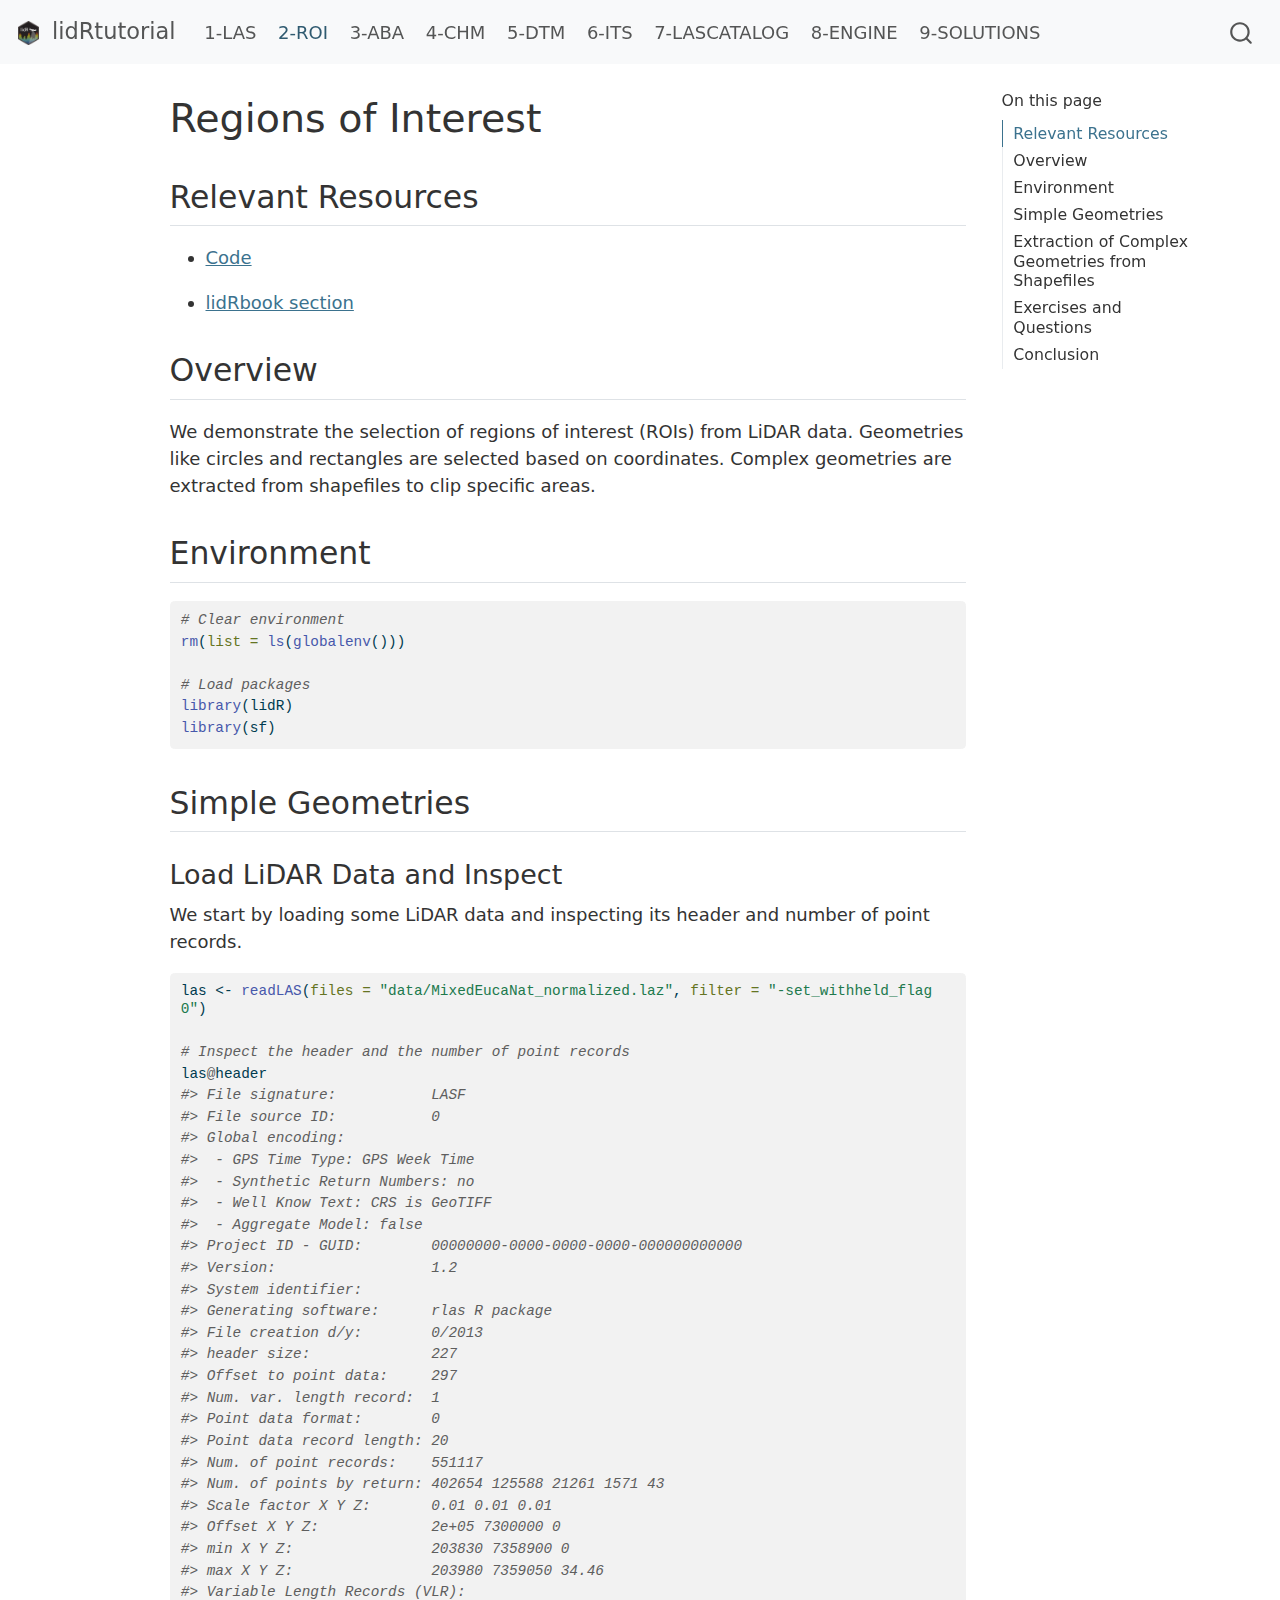
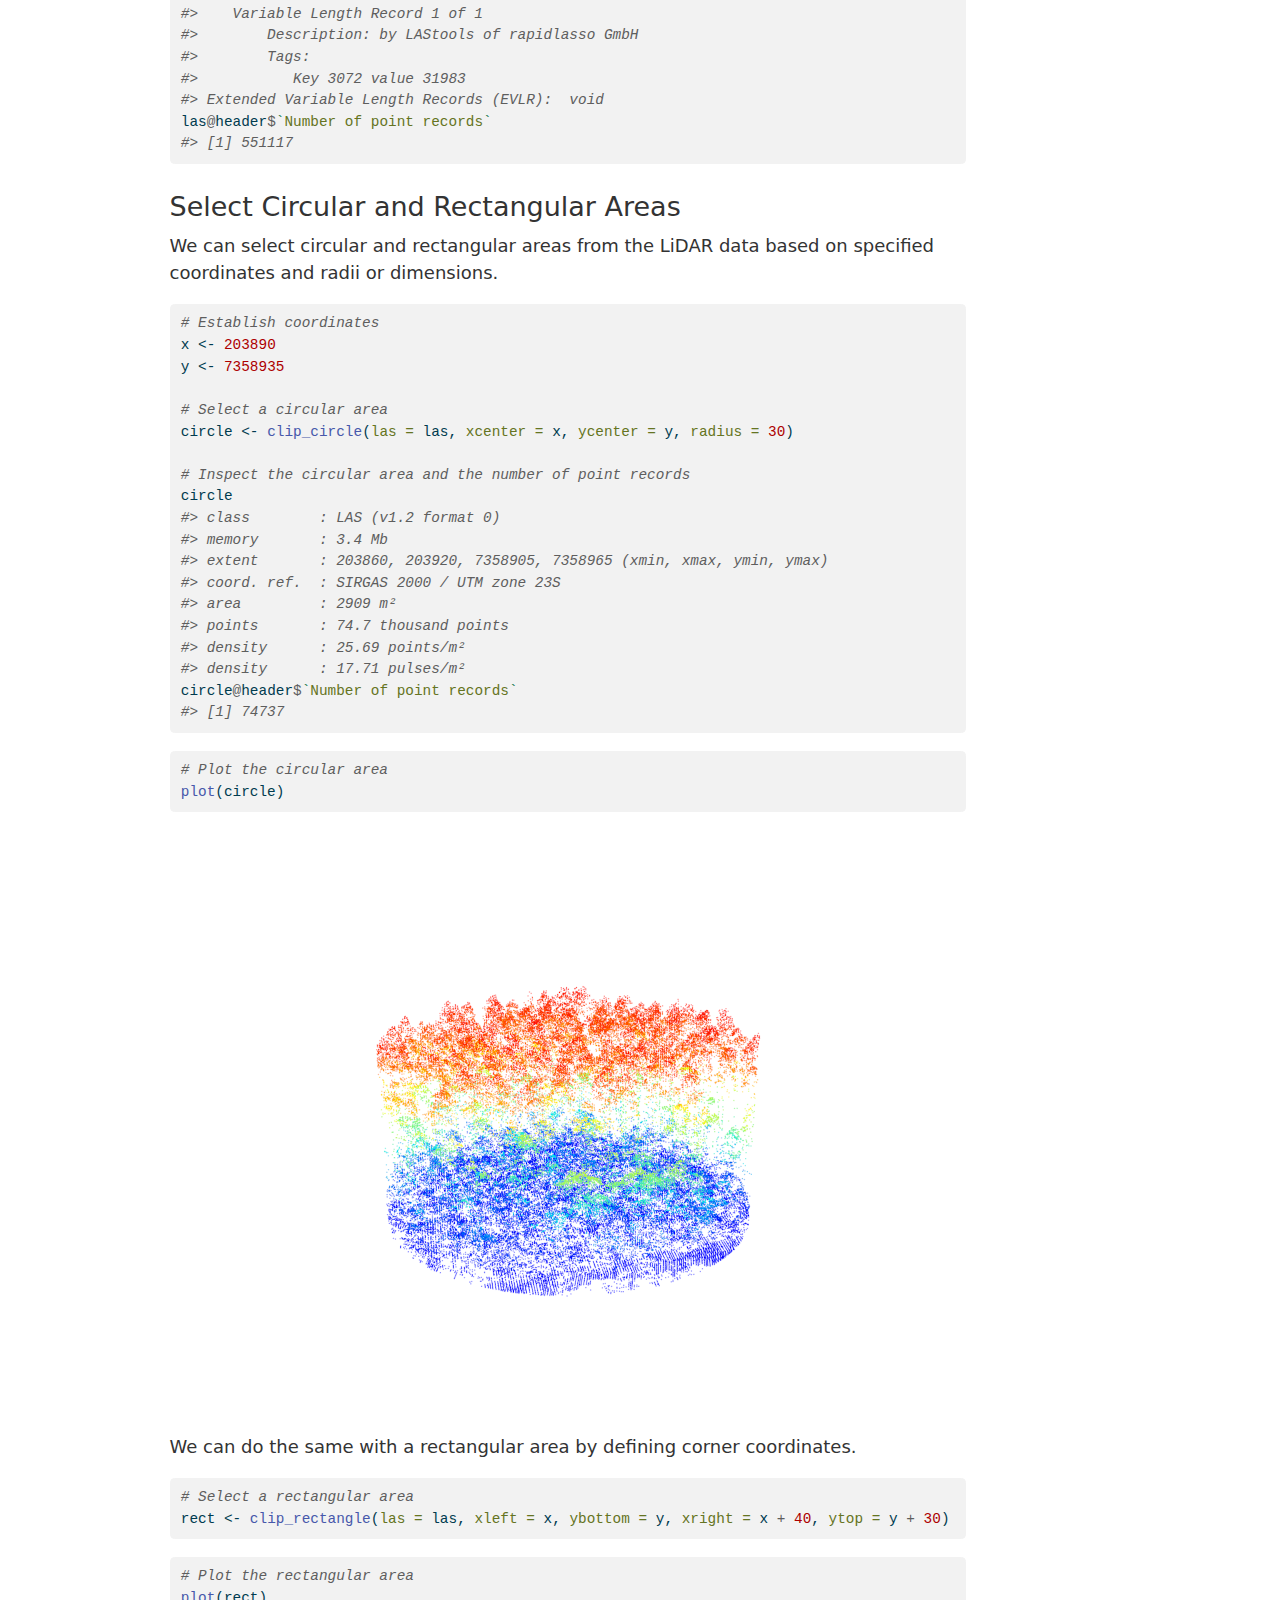
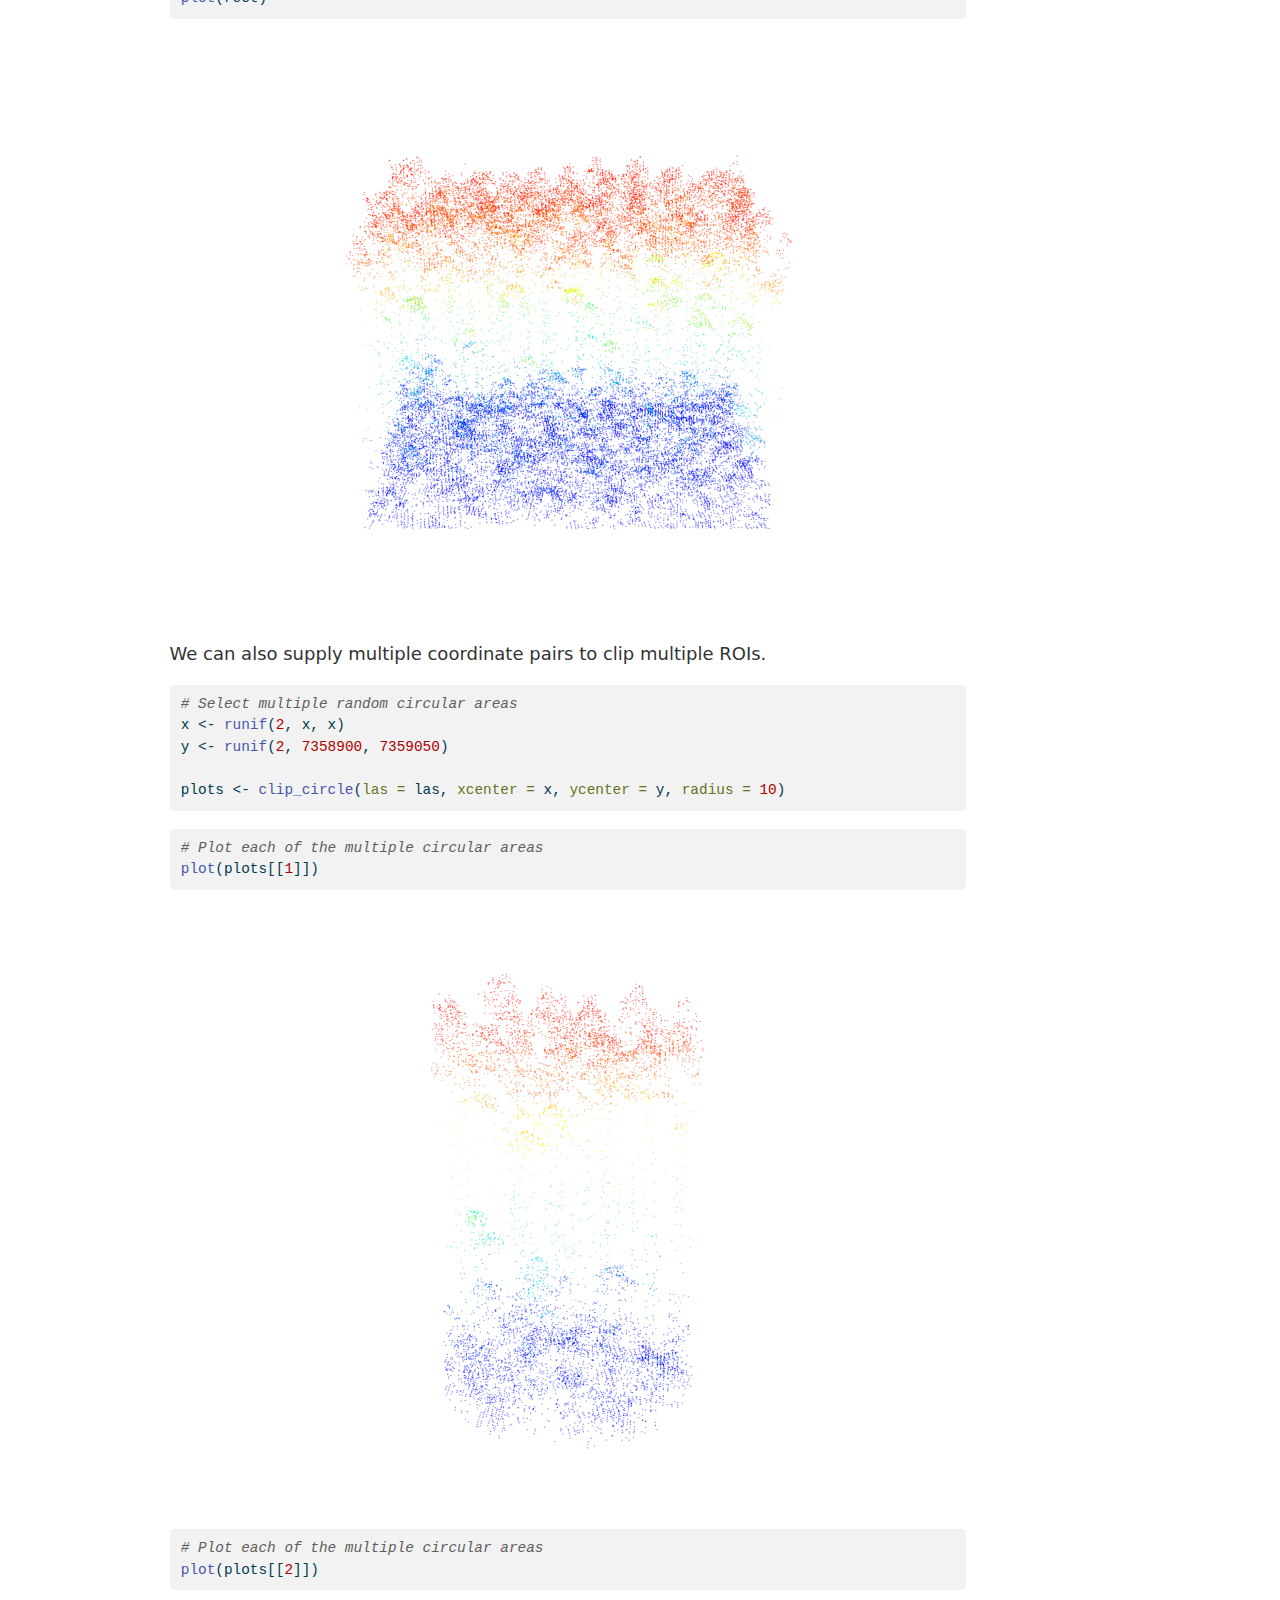
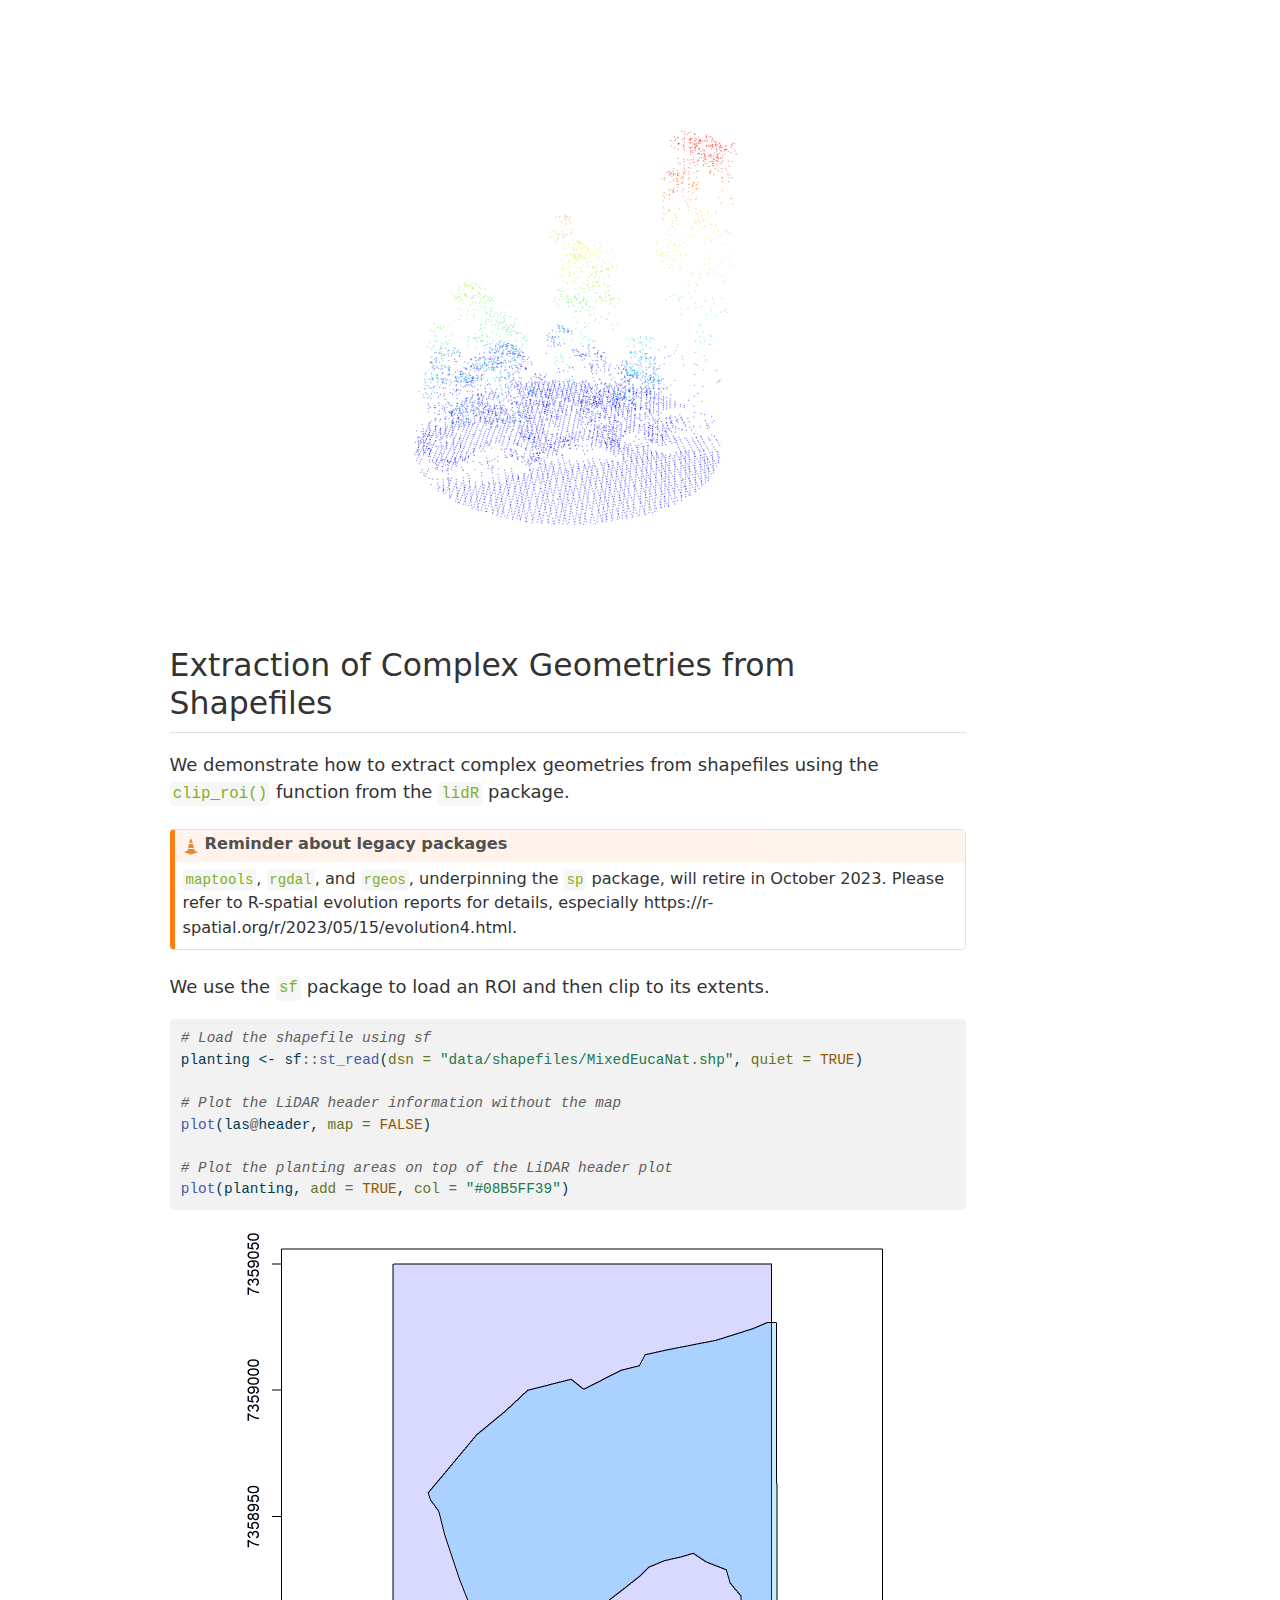
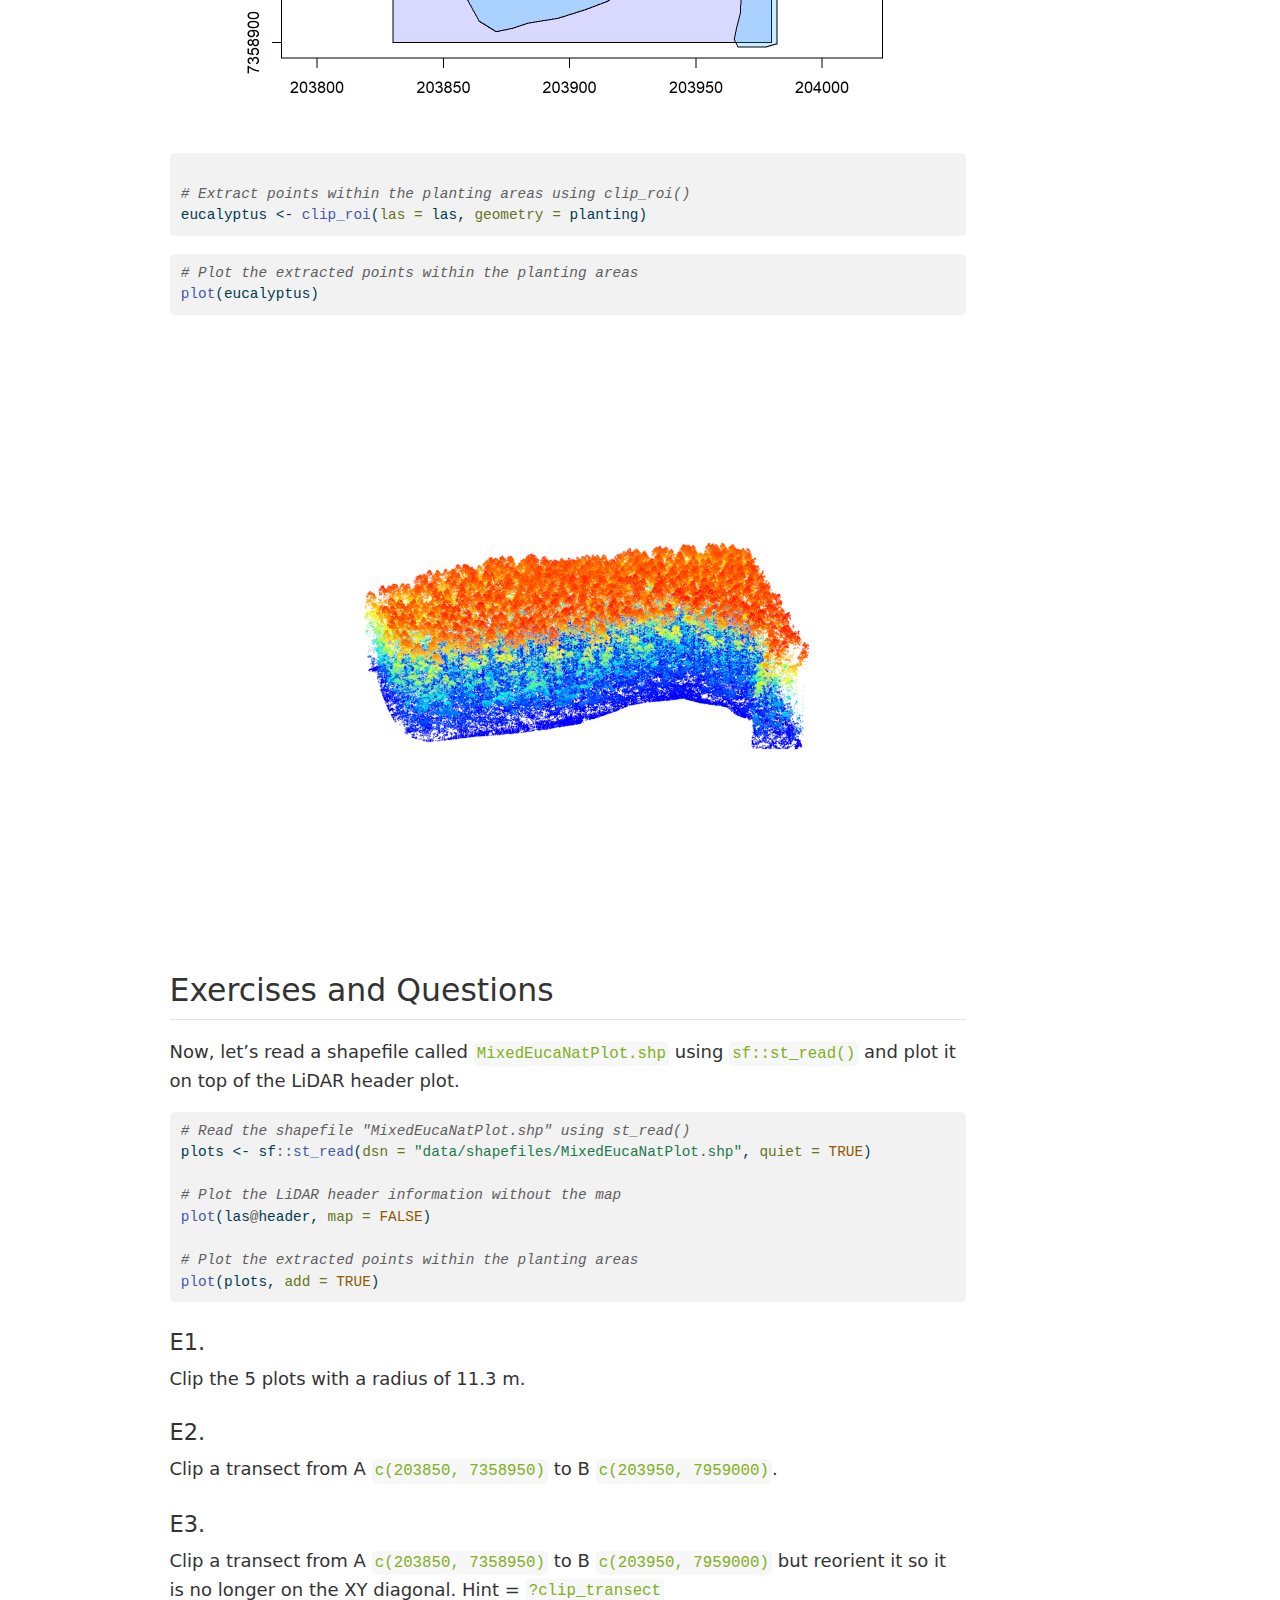
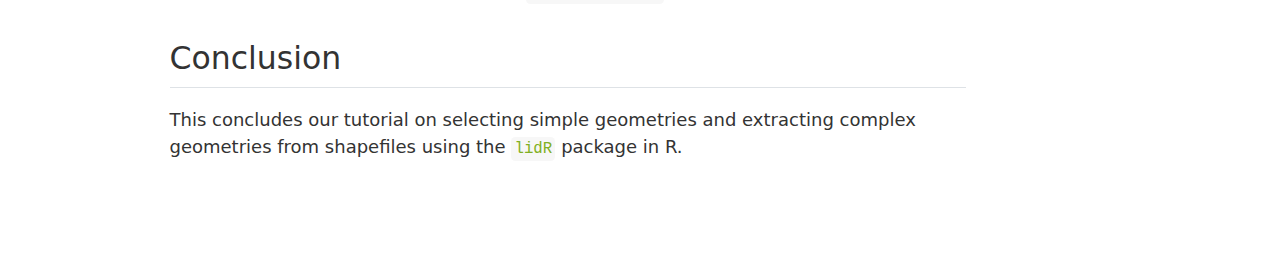
<file: docs/02_roi.html>
<!DOCTYPE html>
<html xmlns="http://www.w3.org/1999/xhtml" lang="en" xml:lang="en"><head>

<meta charset="utf-8">
<meta name="generator" content="quarto-1.0.35">

<meta name="viewport" content="width=device-width, initial-scale=1.0, user-scalable=yes">


<title>lidRtutorial - Regions of Interest</title>
<style>
code{white-space: pre-wrap;}
span.smallcaps{font-variant: small-caps;}
span.underline{text-decoration: underline;}
div.column{display: inline-block; vertical-align: top; width: 50%;}
div.hanging-indent{margin-left: 1.5em; text-indent: -1.5em;}
ul.task-list{list-style: none;}
pre > code.sourceCode { white-space: pre; position: relative; }
pre > code.sourceCode > span { display: inline-block; line-height: 1.25; }
pre > code.sourceCode > span:empty { height: 1.2em; }
.sourceCode { overflow: visible; }
code.sourceCode > span { color: inherit; text-decoration: inherit; }
div.sourceCode { margin: 1em 0; }
pre.sourceCode { margin: 0; }
@media screen {
div.sourceCode { overflow: auto; }
}
@media print {
pre > code.sourceCode { white-space: pre-wrap; }
pre > code.sourceCode > span { text-indent: -5em; padding-left: 5em; }
}
pre.numberSource code
  { counter-reset: source-line 0; }
pre.numberSource code > span
  { position: relative; left: -4em; counter-increment: source-line; }
pre.numberSource code > span > a:first-child::before
  { content: counter(source-line);
    position: relative; left: -1em; text-align: right; vertical-align: baseline;
    border: none; display: inline-block;
    -webkit-touch-callout: none; -webkit-user-select: none;
    -khtml-user-select: none; -moz-user-select: none;
    -ms-user-select: none; user-select: none;
    padding: 0 4px; width: 4em;
    color: #aaaaaa;
  }
pre.numberSource { margin-left: 3em; border-left: 1px solid #aaaaaa;  padding-left: 4px; }
div.sourceCode
  {   }
@media screen {
pre > code.sourceCode > span > a:first-child::before { text-decoration: underline; }
}
code span.al { color: #ff0000; font-weight: bold; } /* Alert */
code span.an { color: #60a0b0; font-weight: bold; font-style: italic; } /* Annotation */
code span.at { color: #7d9029; } /* Attribute */
code span.bn { color: #40a070; } /* BaseN */
code span.bu { } /* BuiltIn */
code span.cf { color: #007020; font-weight: bold; } /* ControlFlow */
code span.ch { color: #4070a0; } /* Char */
code span.cn { color: #880000; } /* Constant */
code span.co { color: #60a0b0; font-style: italic; } /* Comment */
code span.cv { color: #60a0b0; font-weight: bold; font-style: italic; } /* CommentVar */
code span.do { color: #ba2121; font-style: italic; } /* Documentation */
code span.dt { color: #902000; } /* DataType */
code span.dv { color: #40a070; } /* DecVal */
code span.er { color: #ff0000; font-weight: bold; } /* Error */
code span.ex { } /* Extension */
code span.fl { color: #40a070; } /* Float */
code span.fu { color: #06287e; } /* Function */
code span.im { } /* Import */
code span.in { color: #60a0b0; font-weight: bold; font-style: italic; } /* Information */
code span.kw { color: #007020; font-weight: bold; } /* Keyword */
code span.op { color: #666666; } /* Operator */
code span.ot { color: #007020; } /* Other */
code span.pp { color: #bc7a00; } /* Preprocessor */
code span.sc { color: #4070a0; } /* SpecialChar */
code span.ss { color: #bb6688; } /* SpecialString */
code span.st { color: #4070a0; } /* String */
code span.va { color: #19177c; } /* Variable */
code span.vs { color: #4070a0; } /* VerbatimString */
code span.wa { color: #60a0b0; font-weight: bold; font-style: italic; } /* Warning */
</style>


<script src="site_libs/quarto-nav/quarto-nav.js"></script>
<script src="site_libs/quarto-nav/headroom.min.js"></script>
<script src="site_libs/clipboard/clipboard.min.js"></script>
<script src="site_libs/quarto-search/autocomplete.umd.js"></script>
<script src="site_libs/quarto-search/fuse.min.js"></script>
<script src="site_libs/quarto-search/quarto-search.js"></script>
<meta name="quarto:offset" content="./">
<link href="./images/favicon/apple-touch-icon.png" rel="icon" type="image/png">
<script src="site_libs/quarto-html/quarto.js"></script>
<script src="site_libs/quarto-html/popper.min.js"></script>
<script src="site_libs/quarto-html/tippy.umd.min.js"></script>
<script src="site_libs/quarto-html/anchor.min.js"></script>
<link href="site_libs/quarto-html/tippy.css" rel="stylesheet">
<link href="site_libs/quarto-html/quarto-syntax-highlighting.css" rel="stylesheet" id="quarto-text-highlighting-styles">
<script src="site_libs/bootstrap/bootstrap.min.js"></script>
<link href="site_libs/bootstrap/bootstrap-icons.css" rel="stylesheet">
<link href="site_libs/bootstrap/bootstrap.min.css" rel="stylesheet" id="quarto-bootstrap" data-mode="light">
<script id="quarto-search-options" type="application/json">{
  "location": "navbar",
  "copy-button": false,
  "collapse-after": 3,
  "panel-placement": "end",
  "type": "overlay",
  "limit": 20,
  "language": {
    "search-no-results-text": "No results",
    "search-matching-documents-text": "matching documents",
    "search-copy-link-title": "Copy link to search",
    "search-hide-matches-text": "Hide additional matches",
    "search-more-match-text": "more match in this document",
    "search-more-matches-text": "more matches in this document",
    "search-clear-button-title": "Clear",
    "search-detached-cancel-button-title": "Cancel",
    "search-submit-button-title": "Submit"
  }
}</script>


<link rel="stylesheet" href="assets/custom.css">
</head>

<body class="nav-fixed">

<div id="quarto-search-results"></div>
  <header id="quarto-header" class="headroom fixed-top">
    <nav class="navbar navbar-expand-lg navbar-dark ">
      <div class="navbar-container container-fluid">
      <a class="navbar-brand" href="./index.html">
    <img src="./img/logo.png" alt="">
    <span class="navbar-title">lidRtutorial</span>
  </a>
          <button class="navbar-toggler" type="button" data-bs-toggle="collapse" data-bs-target="#navbarCollapse" aria-controls="navbarCollapse" aria-expanded="false" aria-label="Toggle navigation" onclick="if (window.quartoToggleHeadroom) { window.quartoToggleHeadroom(); }">
  <span class="navbar-toggler-icon"></span>
</button>
          <div class="collapse navbar-collapse" id="navbarCollapse">
            <ul class="navbar-nav navbar-nav-scroll me-auto">
  <li class="nav-item">
    <a class="nav-link" href="./01_read.html">1-LAS</a>
  </li>  
  <li class="nav-item">
    <a class="nav-link active" href="./02_roi.html" aria-current="page">2-ROI</a>
  </li>  
  <li class="nav-item">
    <a class="nav-link" href="./03_aba.html">3-ABA</a>
  </li>  
  <li class="nav-item">
    <a class="nav-link" href="./04_chm.html">4-CHM</a>
  </li>  
  <li class="nav-item">
    <a class="nav-link" href="./05_dtm.html">5-DTM</a>
  </li>  
  <li class="nav-item">
    <a class="nav-link" href="./06_its.html">6-ITS</a>
  </li>  
  <li class="nav-item">
    <a class="nav-link" href="./07_engine.html">7-LASCATALOG</a>
  </li>  
  <li class="nav-item">
    <a class="nav-link" href="./08_engine2.html">8-ENGINE</a>
  </li>  
  <li class="nav-item">
    <a class="nav-link" href="./09_solutions.html">9-SOLUTIONS</a>
  </li>  
</ul>
              <div id="quarto-search" class="" title="Search"></div>
          </div> <!-- /navcollapse -->
      </div> <!-- /container-fluid -->
    </nav>
</header>
<!-- content -->
<div id="quarto-content" class="quarto-container page-columns page-rows-contents page-layout-article page-navbar">
<!-- sidebar -->
<!-- margin-sidebar -->
    <div id="quarto-margin-sidebar" class="sidebar margin-sidebar">
        <nav id="TOC" role="doc-toc">
    <h2 id="toc-title">On this page</h2>
   
  <ul>
  <li><a href="#relevant-resources" id="toc-relevant-resources" class="nav-link active" data-scroll-target="#relevant-resources">Relevant Resources</a></li>
  <li><a href="#overview" id="toc-overview" class="nav-link" data-scroll-target="#overview">Overview</a></li>
  <li><a href="#environment" id="toc-environment" class="nav-link" data-scroll-target="#environment">Environment</a></li>
  <li><a href="#simple-geometries" id="toc-simple-geometries" class="nav-link" data-scroll-target="#simple-geometries">Simple Geometries</a>
  <ul class="collapse">
  <li><a href="#load-lidar-data-and-inspect" id="toc-load-lidar-data-and-inspect" class="nav-link" data-scroll-target="#load-lidar-data-and-inspect">Load LiDAR Data and Inspect</a></li>
  <li><a href="#select-circular-and-rectangular-areas" id="toc-select-circular-and-rectangular-areas" class="nav-link" data-scroll-target="#select-circular-and-rectangular-areas">Select Circular and Rectangular Areas</a></li>
  </ul></li>
  <li><a href="#extraction-of-complex-geometries-from-shapefiles" id="toc-extraction-of-complex-geometries-from-shapefiles" class="nav-link" data-scroll-target="#extraction-of-complex-geometries-from-shapefiles">Extraction of Complex Geometries from Shapefiles</a></li>
  <li><a href="#exercises-and-questions" id="toc-exercises-and-questions" class="nav-link" data-scroll-target="#exercises-and-questions">Exercises and Questions</a>
  <ul class="collapse">
  <li><a href="#e1." id="toc-e1." class="nav-link" data-scroll-target="#e1.">E1.</a></li>
  <li><a href="#e2." id="toc-e2." class="nav-link" data-scroll-target="#e2.">E2.</a></li>
  <li><a href="#e3." id="toc-e3." class="nav-link" data-scroll-target="#e3.">E3.</a></li>
  </ul></li>
  <li><a href="#conclusion" id="toc-conclusion" class="nav-link" data-scroll-target="#conclusion">Conclusion</a></li>
  </ul>
</nav>
    </div>
<!-- main -->
<main class="content" id="quarto-document-content">

<header id="title-block-header" class="quarto-title-block default">
<div class="quarto-title">
<h1 class="title">Regions of Interest</h1>
</div>



<div class="quarto-title-meta">

    
    
  </div>
  

</header>

<div class="cell" data-warnings="false">

</div>
<section id="relevant-resources" class="level2">
<h2 class="anchored" data-anchor-id="relevant-resources">Relevant Resources</h2>
<ul>
<li><p><a href="https://github.com/tgoodbody/lidRtutorial/blob/main/R/02_roi.R">Code</a></p></li>
<li><p><a href="https://r-lidar.github.io/lidRbook/engine.html#engine-clip">lidRbook section</a></p></li>
</ul>
</section>
<section id="overview" class="level2">
<h2 class="anchored" data-anchor-id="overview">Overview</h2>
<p>We demonstrate the selection of regions of interest (ROIs) from LiDAR data. Geometries like circles and rectangles are selected based on coordinates. Complex geometries are extracted from shapefiles to clip specific areas.</p>
</section>
<section id="environment" class="level2">
<h2 class="anchored" data-anchor-id="environment">Environment</h2>
<div class="cell" data-layout-align="center" data-warnings="false">
<div class="sourceCode cell-code" id="cb1"><pre class="sourceCode r code-with-copy"><code class="sourceCode r"><span id="cb1-1"><a href="#cb1-1" aria-hidden="true" tabindex="-1"></a><span class="co"># Clear environment</span></span>
<span id="cb1-2"><a href="#cb1-2" aria-hidden="true" tabindex="-1"></a><span class="fu">rm</span>(<span class="at">list =</span> <span class="fu">ls</span>(<span class="fu">globalenv</span>()))</span>
<span id="cb1-3"><a href="#cb1-3" aria-hidden="true" tabindex="-1"></a></span>
<span id="cb1-4"><a href="#cb1-4" aria-hidden="true" tabindex="-1"></a><span class="co"># Load packages</span></span>
<span id="cb1-5"><a href="#cb1-5" aria-hidden="true" tabindex="-1"></a><span class="fu">library</span>(lidR)</span>
<span id="cb1-6"><a href="#cb1-6" aria-hidden="true" tabindex="-1"></a><span class="fu">library</span>(sf)</span></code><button title="Copy to Clipboard" class="code-copy-button"><i class="bi"></i></button></pre></div>
</div>
</section>
<section id="simple-geometries" class="level2">
<h2 class="anchored" data-anchor-id="simple-geometries">Simple Geometries</h2>
<section id="load-lidar-data-and-inspect" class="level3">
<h3 class="anchored" data-anchor-id="load-lidar-data-and-inspect">Load LiDAR Data and Inspect</h3>
<p>We start by loading some LiDAR data and inspecting its header and number of point records.</p>
<div class="cell" data-layout-align="center">
<div class="sourceCode cell-code" id="cb2"><pre class="sourceCode r code-with-copy"><code class="sourceCode r"><span id="cb2-1"><a href="#cb2-1" aria-hidden="true" tabindex="-1"></a>las <span class="ot">&lt;-</span> <span class="fu">readLAS</span>(<span class="at">files =</span> <span class="st">"data/MixedEucaNat_normalized.laz"</span>, <span class="at">filter =</span> <span class="st">"-set_withheld_flag 0"</span>)</span>
<span id="cb2-2"><a href="#cb2-2" aria-hidden="true" tabindex="-1"></a></span>
<span id="cb2-3"><a href="#cb2-3" aria-hidden="true" tabindex="-1"></a><span class="co"># Inspect the header and the number of point records</span></span>
<span id="cb2-4"><a href="#cb2-4" aria-hidden="true" tabindex="-1"></a>las<span class="sc">@</span>header</span>
<span id="cb2-5"><a href="#cb2-5" aria-hidden="true" tabindex="-1"></a><span class="co">#&gt; File signature:           LASF </span></span>
<span id="cb2-6"><a href="#cb2-6" aria-hidden="true" tabindex="-1"></a><span class="co">#&gt; File source ID:           0 </span></span>
<span id="cb2-7"><a href="#cb2-7" aria-hidden="true" tabindex="-1"></a><span class="co">#&gt; Global encoding:</span></span>
<span id="cb2-8"><a href="#cb2-8" aria-hidden="true" tabindex="-1"></a><span class="co">#&gt;  - GPS Time Type: GPS Week Time </span></span>
<span id="cb2-9"><a href="#cb2-9" aria-hidden="true" tabindex="-1"></a><span class="co">#&gt;  - Synthetic Return Numbers: no </span></span>
<span id="cb2-10"><a href="#cb2-10" aria-hidden="true" tabindex="-1"></a><span class="co">#&gt;  - Well Know Text: CRS is GeoTIFF </span></span>
<span id="cb2-11"><a href="#cb2-11" aria-hidden="true" tabindex="-1"></a><span class="co">#&gt;  - Aggregate Model: false </span></span>
<span id="cb2-12"><a href="#cb2-12" aria-hidden="true" tabindex="-1"></a><span class="co">#&gt; Project ID - GUID:        00000000-0000-0000-0000-000000000000 </span></span>
<span id="cb2-13"><a href="#cb2-13" aria-hidden="true" tabindex="-1"></a><span class="co">#&gt; Version:                  1.2</span></span>
<span id="cb2-14"><a href="#cb2-14" aria-hidden="true" tabindex="-1"></a><span class="co">#&gt; System identifier:         </span></span>
<span id="cb2-15"><a href="#cb2-15" aria-hidden="true" tabindex="-1"></a><span class="co">#&gt; Generating software:      rlas R package </span></span>
<span id="cb2-16"><a href="#cb2-16" aria-hidden="true" tabindex="-1"></a><span class="co">#&gt; File creation d/y:        0/2013</span></span>
<span id="cb2-17"><a href="#cb2-17" aria-hidden="true" tabindex="-1"></a><span class="co">#&gt; header size:              227 </span></span>
<span id="cb2-18"><a href="#cb2-18" aria-hidden="true" tabindex="-1"></a><span class="co">#&gt; Offset to point data:     297 </span></span>
<span id="cb2-19"><a href="#cb2-19" aria-hidden="true" tabindex="-1"></a><span class="co">#&gt; Num. var. length record:  1 </span></span>
<span id="cb2-20"><a href="#cb2-20" aria-hidden="true" tabindex="-1"></a><span class="co">#&gt; Point data format:        0 </span></span>
<span id="cb2-21"><a href="#cb2-21" aria-hidden="true" tabindex="-1"></a><span class="co">#&gt; Point data record length: 20 </span></span>
<span id="cb2-22"><a href="#cb2-22" aria-hidden="true" tabindex="-1"></a><span class="co">#&gt; Num. of point records:    551117 </span></span>
<span id="cb2-23"><a href="#cb2-23" aria-hidden="true" tabindex="-1"></a><span class="co">#&gt; Num. of points by return: 402654 125588 21261 1571 43 </span></span>
<span id="cb2-24"><a href="#cb2-24" aria-hidden="true" tabindex="-1"></a><span class="co">#&gt; Scale factor X Y Z:       0.01 0.01 0.01 </span></span>
<span id="cb2-25"><a href="#cb2-25" aria-hidden="true" tabindex="-1"></a><span class="co">#&gt; Offset X Y Z:             2e+05 7300000 0 </span></span>
<span id="cb2-26"><a href="#cb2-26" aria-hidden="true" tabindex="-1"></a><span class="co">#&gt; min X Y Z:                203830 7358900 0 </span></span>
<span id="cb2-27"><a href="#cb2-27" aria-hidden="true" tabindex="-1"></a><span class="co">#&gt; max X Y Z:                203980 7359050 34.46 </span></span>
<span id="cb2-28"><a href="#cb2-28" aria-hidden="true" tabindex="-1"></a><span class="co">#&gt; Variable Length Records (VLR):</span></span>
<span id="cb2-29"><a href="#cb2-29" aria-hidden="true" tabindex="-1"></a><span class="co">#&gt;    Variable Length Record 1 of 1 </span></span>
<span id="cb2-30"><a href="#cb2-30" aria-hidden="true" tabindex="-1"></a><span class="co">#&gt;        Description: by LAStools of rapidlasso GmbH </span></span>
<span id="cb2-31"><a href="#cb2-31" aria-hidden="true" tabindex="-1"></a><span class="co">#&gt;        Tags:</span></span>
<span id="cb2-32"><a href="#cb2-32" aria-hidden="true" tabindex="-1"></a><span class="co">#&gt;           Key 3072 value 31983 </span></span>
<span id="cb2-33"><a href="#cb2-33" aria-hidden="true" tabindex="-1"></a><span class="co">#&gt; Extended Variable Length Records (EVLR):  void</span></span>
<span id="cb2-34"><a href="#cb2-34" aria-hidden="true" tabindex="-1"></a>las<span class="sc">@</span>header<span class="sc">$</span><span class="st">`</span><span class="at">Number of point records</span><span class="st">`</span></span>
<span id="cb2-35"><a href="#cb2-35" aria-hidden="true" tabindex="-1"></a><span class="co">#&gt; [1] 551117</span></span></code><button title="Copy to Clipboard" class="code-copy-button"><i class="bi"></i></button></pre></div>
</div>
</section>
<section id="select-circular-and-rectangular-areas" class="level3">
<h3 class="anchored" data-anchor-id="select-circular-and-rectangular-areas">Select Circular and Rectangular Areas</h3>
<p>We can select circular and rectangular areas from the LiDAR data based on specified coordinates and radii or dimensions.</p>
<div class="cell" data-layout-align="center">
<div class="sourceCode cell-code" id="cb3"><pre class="sourceCode r code-with-copy"><code class="sourceCode r"><span id="cb3-1"><a href="#cb3-1" aria-hidden="true" tabindex="-1"></a><span class="co"># Establish coordinates</span></span>
<span id="cb3-2"><a href="#cb3-2" aria-hidden="true" tabindex="-1"></a>x <span class="ot">&lt;-</span> <span class="dv">203890</span></span>
<span id="cb3-3"><a href="#cb3-3" aria-hidden="true" tabindex="-1"></a>y <span class="ot">&lt;-</span> <span class="dv">7358935</span></span>
<span id="cb3-4"><a href="#cb3-4" aria-hidden="true" tabindex="-1"></a></span>
<span id="cb3-5"><a href="#cb3-5" aria-hidden="true" tabindex="-1"></a><span class="co"># Select a circular area</span></span>
<span id="cb3-6"><a href="#cb3-6" aria-hidden="true" tabindex="-1"></a>circle <span class="ot">&lt;-</span> <span class="fu">clip_circle</span>(<span class="at">las =</span> las, <span class="at">xcenter =</span> x, <span class="at">ycenter =</span> y, <span class="at">radius =</span> <span class="dv">30</span>)</span>
<span id="cb3-7"><a href="#cb3-7" aria-hidden="true" tabindex="-1"></a></span>
<span id="cb3-8"><a href="#cb3-8" aria-hidden="true" tabindex="-1"></a><span class="co"># Inspect the circular area and the number of point records</span></span>
<span id="cb3-9"><a href="#cb3-9" aria-hidden="true" tabindex="-1"></a>circle</span>
<span id="cb3-10"><a href="#cb3-10" aria-hidden="true" tabindex="-1"></a><span class="co">#&gt; class        : LAS (v1.2 format 0)</span></span>
<span id="cb3-11"><a href="#cb3-11" aria-hidden="true" tabindex="-1"></a><span class="co">#&gt; memory       : 3.4 Mb </span></span>
<span id="cb3-12"><a href="#cb3-12" aria-hidden="true" tabindex="-1"></a><span class="co">#&gt; extent       : 203860, 203920, 7358905, 7358965 (xmin, xmax, ymin, ymax)</span></span>
<span id="cb3-13"><a href="#cb3-13" aria-hidden="true" tabindex="-1"></a><span class="co">#&gt; coord. ref.  : SIRGAS 2000 / UTM zone 23S </span></span>
<span id="cb3-14"><a href="#cb3-14" aria-hidden="true" tabindex="-1"></a><span class="co">#&gt; area         : 2909 m²</span></span>
<span id="cb3-15"><a href="#cb3-15" aria-hidden="true" tabindex="-1"></a><span class="co">#&gt; points       : 74.7 thousand points</span></span>
<span id="cb3-16"><a href="#cb3-16" aria-hidden="true" tabindex="-1"></a><span class="co">#&gt; density      : 25.69 points/m²</span></span>
<span id="cb3-17"><a href="#cb3-17" aria-hidden="true" tabindex="-1"></a><span class="co">#&gt; density      : 17.71 pulses/m²</span></span>
<span id="cb3-18"><a href="#cb3-18" aria-hidden="true" tabindex="-1"></a>circle<span class="sc">@</span>header<span class="sc">$</span><span class="st">`</span><span class="at">Number of point records</span><span class="st">`</span></span>
<span id="cb3-19"><a href="#cb3-19" aria-hidden="true" tabindex="-1"></a><span class="co">#&gt; [1] 74737</span></span></code><button title="Copy to Clipboard" class="code-copy-button"><i class="bi"></i></button></pre></div>
</div>
<div class="sourceCode" id="cb4"><pre class="sourceCode r code-with-copy"><code class="sourceCode r"><span id="cb4-1"><a href="#cb4-1" aria-hidden="true" tabindex="-1"></a><span class="co"># Plot the circular area</span></span>
<span id="cb4-2"><a href="#cb4-2" aria-hidden="true" tabindex="-1"></a><span class="fu">plot</span>(circle)</span></code><button title="Copy to Clipboard" class="code-copy-button"><i class="bi"></i></button></pre></div>
<div class="cell" data-layout-align="center" data-rgl="true">
<div class="cell-output-display">
<div class="quarto-figure quarto-figure-center">
<figure class="figure">
<p><img src="02_roi_files/figure-html/plot_circle-1.png" class="img-fluid figure-img" width="768"></p>
</figure>
</div>
</div>
</div>
<p>We can do the same with a rectangular area by defining corner coordinates.</p>
<div class="cell" data-layout-align="center">
<div class="sourceCode cell-code" id="cb5"><pre class="sourceCode r code-with-copy"><code class="sourceCode r"><span id="cb5-1"><a href="#cb5-1" aria-hidden="true" tabindex="-1"></a><span class="co"># Select a rectangular area</span></span>
<span id="cb5-2"><a href="#cb5-2" aria-hidden="true" tabindex="-1"></a>rect <span class="ot">&lt;-</span> <span class="fu">clip_rectangle</span>(<span class="at">las =</span> las, <span class="at">xleft =</span> x, <span class="at">ybottom =</span> y, <span class="at">xright =</span> x <span class="sc">+</span> <span class="dv">40</span>, <span class="at">ytop =</span> y <span class="sc">+</span> <span class="dv">30</span>)</span></code><button title="Copy to Clipboard" class="code-copy-button"><i class="bi"></i></button></pre></div>
</div>
<div class="sourceCode" id="cb6"><pre class="sourceCode r code-with-copy"><code class="sourceCode r"><span id="cb6-1"><a href="#cb6-1" aria-hidden="true" tabindex="-1"></a><span class="co"># Plot the rectangular area</span></span>
<span id="cb6-2"><a href="#cb6-2" aria-hidden="true" tabindex="-1"></a><span class="fu">plot</span>(rect)</span></code><button title="Copy to Clipboard" class="code-copy-button"><i class="bi"></i></button></pre></div>
<div class="cell" data-layout-align="center" data-rgl="true">
<div class="cell-output-display">
<div class="quarto-figure quarto-figure-center">
<figure class="figure">
<p><img src="02_roi_files/figure-html/plot_rectangle-1.png" class="img-fluid figure-img" width="768"></p>
</figure>
</div>
</div>
</div>
<p>We can also supply multiple coordinate pairs to clip multiple ROIs.</p>
<div class="cell" data-layout-align="center">
<div class="sourceCode cell-code" id="cb7"><pre class="sourceCode r code-with-copy"><code class="sourceCode r"><span id="cb7-1"><a href="#cb7-1" aria-hidden="true" tabindex="-1"></a><span class="co"># Select multiple random circular areas</span></span>
<span id="cb7-2"><a href="#cb7-2" aria-hidden="true" tabindex="-1"></a>x <span class="ot">&lt;-</span> <span class="fu">runif</span>(<span class="dv">2</span>, x, x)</span>
<span id="cb7-3"><a href="#cb7-3" aria-hidden="true" tabindex="-1"></a>y <span class="ot">&lt;-</span> <span class="fu">runif</span>(<span class="dv">2</span>, <span class="dv">7358900</span>, <span class="dv">7359050</span>)</span>
<span id="cb7-4"><a href="#cb7-4" aria-hidden="true" tabindex="-1"></a></span>
<span id="cb7-5"><a href="#cb7-5" aria-hidden="true" tabindex="-1"></a>plots <span class="ot">&lt;-</span> <span class="fu">clip_circle</span>(<span class="at">las =</span> las, <span class="at">xcenter =</span> x, <span class="at">ycenter =</span> y, <span class="at">radius =</span> <span class="dv">10</span>)</span></code><button title="Copy to Clipboard" class="code-copy-button"><i class="bi"></i></button></pre></div>
</div>
<div class="sourceCode" id="cb8"><pre class="sourceCode r code-with-copy"><code class="sourceCode r"><span id="cb8-1"><a href="#cb8-1" aria-hidden="true" tabindex="-1"></a><span class="co"># Plot each of the multiple circular areas</span></span>
<span id="cb8-2"><a href="#cb8-2" aria-hidden="true" tabindex="-1"></a><span class="fu">plot</span>(plots[[<span class="dv">1</span>]])</span></code><button title="Copy to Clipboard" class="code-copy-button"><i class="bi"></i></button></pre></div>
<div class="cell" data-layout-align="center" data-rgl="true">
<div class="cell-output-display">
<div class="quarto-figure quarto-figure-center">
<figure class="figure">
<p><img src="02_roi_files/figure-html/plot_1-1.png" class="img-fluid figure-img" width="768"></p>
</figure>
</div>
</div>
</div>
<div class="sourceCode" id="cb9"><pre class="sourceCode r code-with-copy"><code class="sourceCode r"><span id="cb9-1"><a href="#cb9-1" aria-hidden="true" tabindex="-1"></a><span class="co"># Plot each of the multiple circular areas</span></span>
<span id="cb9-2"><a href="#cb9-2" aria-hidden="true" tabindex="-1"></a><span class="fu">plot</span>(plots[[<span class="dv">2</span>]])</span></code><button title="Copy to Clipboard" class="code-copy-button"><i class="bi"></i></button></pre></div>
<div class="cell" data-layout-align="center" data-rgl="true">
<div class="cell-output-display">
<div class="quarto-figure quarto-figure-center">
<figure class="figure">
<p><img src="02_roi_files/figure-html/plot_2-1.png" class="img-fluid figure-img" width="768"></p>
</figure>
</div>
</div>
</div>
</section>
</section>
<section id="extraction-of-complex-geometries-from-shapefiles" class="level2">
<h2 class="anchored" data-anchor-id="extraction-of-complex-geometries-from-shapefiles">Extraction of Complex Geometries from Shapefiles</h2>
<p>We demonstrate how to extract complex geometries from shapefiles using the <code>clip_roi()</code> function from the <code>lidR</code> package.</p>
<div class="callout-caution callout callout-style-default callout-captioned">
<div class="callout-header d-flex align-content-center">
<div class="callout-icon-container">
<i class="callout-icon"></i>
</div>
<div class="callout-caption-container flex-fill">
Reminder about <strong>legacy packages</strong>
</div>
</div>
<div class="callout-body-container callout-body">
<p><code>maptools</code>, <code>rgdal</code>, and <code>rgeos</code>, underpinning the <code>sp</code> package, will retire in October 2023. Please refer to R-spatial evolution reports for details, especially https://r-spatial.org/r/2023/05/15/evolution4.html.</p>
</div>
</div>
<p>We use the <code>sf</code> package to load an ROI and then clip to its extents.</p>
<div class="cell" data-layout-align="center">
<div class="sourceCode cell-code" id="cb10"><pre class="sourceCode r code-with-copy"><code class="sourceCode r"><span id="cb10-1"><a href="#cb10-1" aria-hidden="true" tabindex="-1"></a><span class="co"># Load the shapefile using sf</span></span>
<span id="cb10-2"><a href="#cb10-2" aria-hidden="true" tabindex="-1"></a>planting <span class="ot">&lt;-</span> sf<span class="sc">::</span><span class="fu">st_read</span>(<span class="at">dsn =</span> <span class="st">"data/shapefiles/MixedEucaNat.shp"</span>, <span class="at">quiet =</span> <span class="cn">TRUE</span>)</span>
<span id="cb10-3"><a href="#cb10-3" aria-hidden="true" tabindex="-1"></a></span>
<span id="cb10-4"><a href="#cb10-4" aria-hidden="true" tabindex="-1"></a><span class="co"># Plot the LiDAR header information without the map</span></span>
<span id="cb10-5"><a href="#cb10-5" aria-hidden="true" tabindex="-1"></a><span class="fu">plot</span>(las<span class="sc">@</span>header, <span class="at">map =</span> <span class="cn">FALSE</span>)</span>
<span id="cb10-6"><a href="#cb10-6" aria-hidden="true" tabindex="-1"></a></span>
<span id="cb10-7"><a href="#cb10-7" aria-hidden="true" tabindex="-1"></a><span class="co"># Plot the planting areas on top of the LiDAR header plot</span></span>
<span id="cb10-8"><a href="#cb10-8" aria-hidden="true" tabindex="-1"></a><span class="fu">plot</span>(planting, <span class="at">add =</span> <span class="cn">TRUE</span>, <span class="at">col =</span> <span class="st">"#08B5FF39"</span>)</span></code><button title="Copy to Clipboard" class="code-copy-button"><i class="bi"></i></button></pre></div>
<div class="cell-output-display">
<div class="quarto-figure quarto-figure-center">
<figure class="figure">
<p><img src="02_roi_files/figure-html/extraction_complex_geometries_sf-1.png" class="img-fluid figure-img" width="672"></p>
</figure>
</div>
</div>
<div class="sourceCode cell-code" id="cb11"><pre class="sourceCode r code-with-copy"><code class="sourceCode r"><span id="cb11-1"><a href="#cb11-1" aria-hidden="true" tabindex="-1"></a></span>
<span id="cb11-2"><a href="#cb11-2" aria-hidden="true" tabindex="-1"></a><span class="co"># Extract points within the planting areas using clip_roi()</span></span>
<span id="cb11-3"><a href="#cb11-3" aria-hidden="true" tabindex="-1"></a>eucalyptus <span class="ot">&lt;-</span> <span class="fu">clip_roi</span>(<span class="at">las =</span> las, <span class="at">geometry =</span> planting)</span></code><button title="Copy to Clipboard" class="code-copy-button"><i class="bi"></i></button></pre></div>
</div>
<div class="sourceCode" id="cb12"><pre class="sourceCode r code-with-copy"><code class="sourceCode r"><span id="cb12-1"><a href="#cb12-1" aria-hidden="true" tabindex="-1"></a><span class="co"># Plot the extracted points within the planting areas</span></span>
<span id="cb12-2"><a href="#cb12-2" aria-hidden="true" tabindex="-1"></a><span class="fu">plot</span>(eucalyptus)</span></code><button title="Copy to Clipboard" class="code-copy-button"><i class="bi"></i></button></pre></div>
<div class="cell" data-layout-align="center" data-rgl="true">
<div class="cell-output-display">
<div class="quarto-figure quarto-figure-center">
<figure class="figure">
<p><img src="02_roi_files/figure-html/plot_euc-1.png" class="img-fluid figure-img" width="768"></p>
</figure>
</div>
</div>
</div>
</section>
<section id="exercises-and-questions" class="level2">
<h2 class="anchored" data-anchor-id="exercises-and-questions">Exercises and Questions</h2>
<p>Now, let’s read a shapefile called <code>MixedEucaNatPlot.shp</code> using <code>sf::st_read()</code> and plot it on top of the LiDAR header plot.</p>
<div class="sourceCode" id="cb13"><pre class="sourceCode r code-with-copy"><code class="sourceCode r"><span id="cb13-1"><a href="#cb13-1" aria-hidden="true" tabindex="-1"></a><span class="co"># Read the shapefile "MixedEucaNatPlot.shp" using st_read()</span></span>
<span id="cb13-2"><a href="#cb13-2" aria-hidden="true" tabindex="-1"></a>plots <span class="ot">&lt;-</span> sf<span class="sc">::</span><span class="fu">st_read</span>(<span class="at">dsn =</span> <span class="st">"data/shapefiles/MixedEucaNatPlot.shp"</span>, <span class="at">quiet =</span> <span class="cn">TRUE</span>)</span>
<span id="cb13-3"><a href="#cb13-3" aria-hidden="true" tabindex="-1"></a></span>
<span id="cb13-4"><a href="#cb13-4" aria-hidden="true" tabindex="-1"></a><span class="co"># Plot the LiDAR header information without the map</span></span>
<span id="cb13-5"><a href="#cb13-5" aria-hidden="true" tabindex="-1"></a><span class="fu">plot</span>(las<span class="sc">@</span>header, <span class="at">map =</span> <span class="cn">FALSE</span>)</span>
<span id="cb13-6"><a href="#cb13-6" aria-hidden="true" tabindex="-1"></a></span>
<span id="cb13-7"><a href="#cb13-7" aria-hidden="true" tabindex="-1"></a><span class="co"># Plot the extracted points within the planting areas</span></span>
<span id="cb13-8"><a href="#cb13-8" aria-hidden="true" tabindex="-1"></a><span class="fu">plot</span>(plots, <span class="at">add =</span> <span class="cn">TRUE</span>)</span></code><button title="Copy to Clipboard" class="code-copy-button"><i class="bi"></i></button></pre></div>
<section id="e1." class="level4">
<h4 class="anchored" data-anchor-id="e1.">E1.</h4>
<p>Clip the 5 plots with a radius of 11.3 m.</p>
</section>
<section id="e2." class="level4">
<h4 class="anchored" data-anchor-id="e2.">E2.</h4>
<p>Clip a transect from A <code>c(203850, 7358950)</code> to B <code>c(203950, 7959000)</code>.</p>
</section>
<section id="e3." class="level4">
<h4 class="anchored" data-anchor-id="e3.">E3.</h4>
<p>Clip a transect from A <code>c(203850, 7358950)</code> to B <code>c(203950, 7959000)</code> but reorient it so it is no longer on the XY diagonal. Hint = <code>?clip_transect</code></p>
</section>
</section>
<section id="conclusion" class="level2">
<h2 class="anchored" data-anchor-id="conclusion">Conclusion</h2>
<p>This concludes our tutorial on selecting simple geometries and extracting complex geometries from shapefiles using the <code>lidR</code> package in R.</p>


</section>

</main> <!-- /main -->
<script id="quarto-html-after-body" type="application/javascript">
window.document.addEventListener("DOMContentLoaded", function (event) {
  const toggleBodyColorMode = (bsSheetEl) => {
    const mode = bsSheetEl.getAttribute("data-mode");
    const bodyEl = window.document.querySelector("body");
    if (mode === "dark") {
      bodyEl.classList.add("quarto-dark");
      bodyEl.classList.remove("quarto-light");
    } else {
      bodyEl.classList.add("quarto-light");
      bodyEl.classList.remove("quarto-dark");
    }
  }
  const toggleBodyColorPrimary = () => {
    const bsSheetEl = window.document.querySelector("link#quarto-bootstrap");
    if (bsSheetEl) {
      toggleBodyColorMode(bsSheetEl);
    }
  }
  toggleBodyColorPrimary();  
  const icon = "";
  const anchorJS = new window.AnchorJS();
  anchorJS.options = {
    placement: 'right',
    icon: icon
  };
  anchorJS.add('.anchored');
  const clipboard = new window.ClipboardJS('.code-copy-button', {
    target: function(trigger) {
      return trigger.previousElementSibling;
    }
  });
  clipboard.on('success', function(e) {
    // button target
    const button = e.trigger;
    // don't keep focus
    button.blur();
    // flash "checked"
    button.classList.add('code-copy-button-checked');
    var currentTitle = button.getAttribute("title");
    button.setAttribute("title", "Copied!");
    setTimeout(function() {
      button.setAttribute("title", currentTitle);
      button.classList.remove('code-copy-button-checked');
    }, 1000);
    // clear code selection
    e.clearSelection();
  });
  function tippyHover(el, contentFn) {
    const config = {
      allowHTML: true,
      content: contentFn,
      maxWidth: 500,
      delay: 100,
      arrow: false,
      appendTo: function(el) {
          return el.parentElement;
      },
      interactive: true,
      interactiveBorder: 10,
      theme: 'quarto',
      placement: 'bottom-start'
    };
    window.tippy(el, config); 
  }
  const noterefs = window.document.querySelectorAll('a[role="doc-noteref"]');
  for (var i=0; i<noterefs.length; i++) {
    const ref = noterefs[i];
    tippyHover(ref, function() {
      let href = ref.getAttribute('href');
      try { href = new URL(href).hash; } catch {}
      const id = href.replace(/^#\/?/, "");
      const note = window.document.getElementById(id);
      return note.innerHTML;
    });
  }
  var bibliorefs = window.document.querySelectorAll('a[role="doc-biblioref"]');
  for (var i=0; i<bibliorefs.length; i++) {
    const ref = bibliorefs[i];
    const cites = ref.parentNode.getAttribute('data-cites').split(' ');
    tippyHover(ref, function() {
      var popup = window.document.createElement('div');
      cites.forEach(function(cite) {
        var citeDiv = window.document.createElement('div');
        citeDiv.classList.add('hanging-indent');
        citeDiv.classList.add('csl-entry');
        var biblioDiv = window.document.getElementById('ref-' + cite);
        if (biblioDiv) {
          citeDiv.innerHTML = biblioDiv.innerHTML;
        }
        popup.appendChild(citeDiv);
      });
      return popup.innerHTML;
    });
  }
});
</script>
</div> <!-- /content -->



</body></html>
</file>
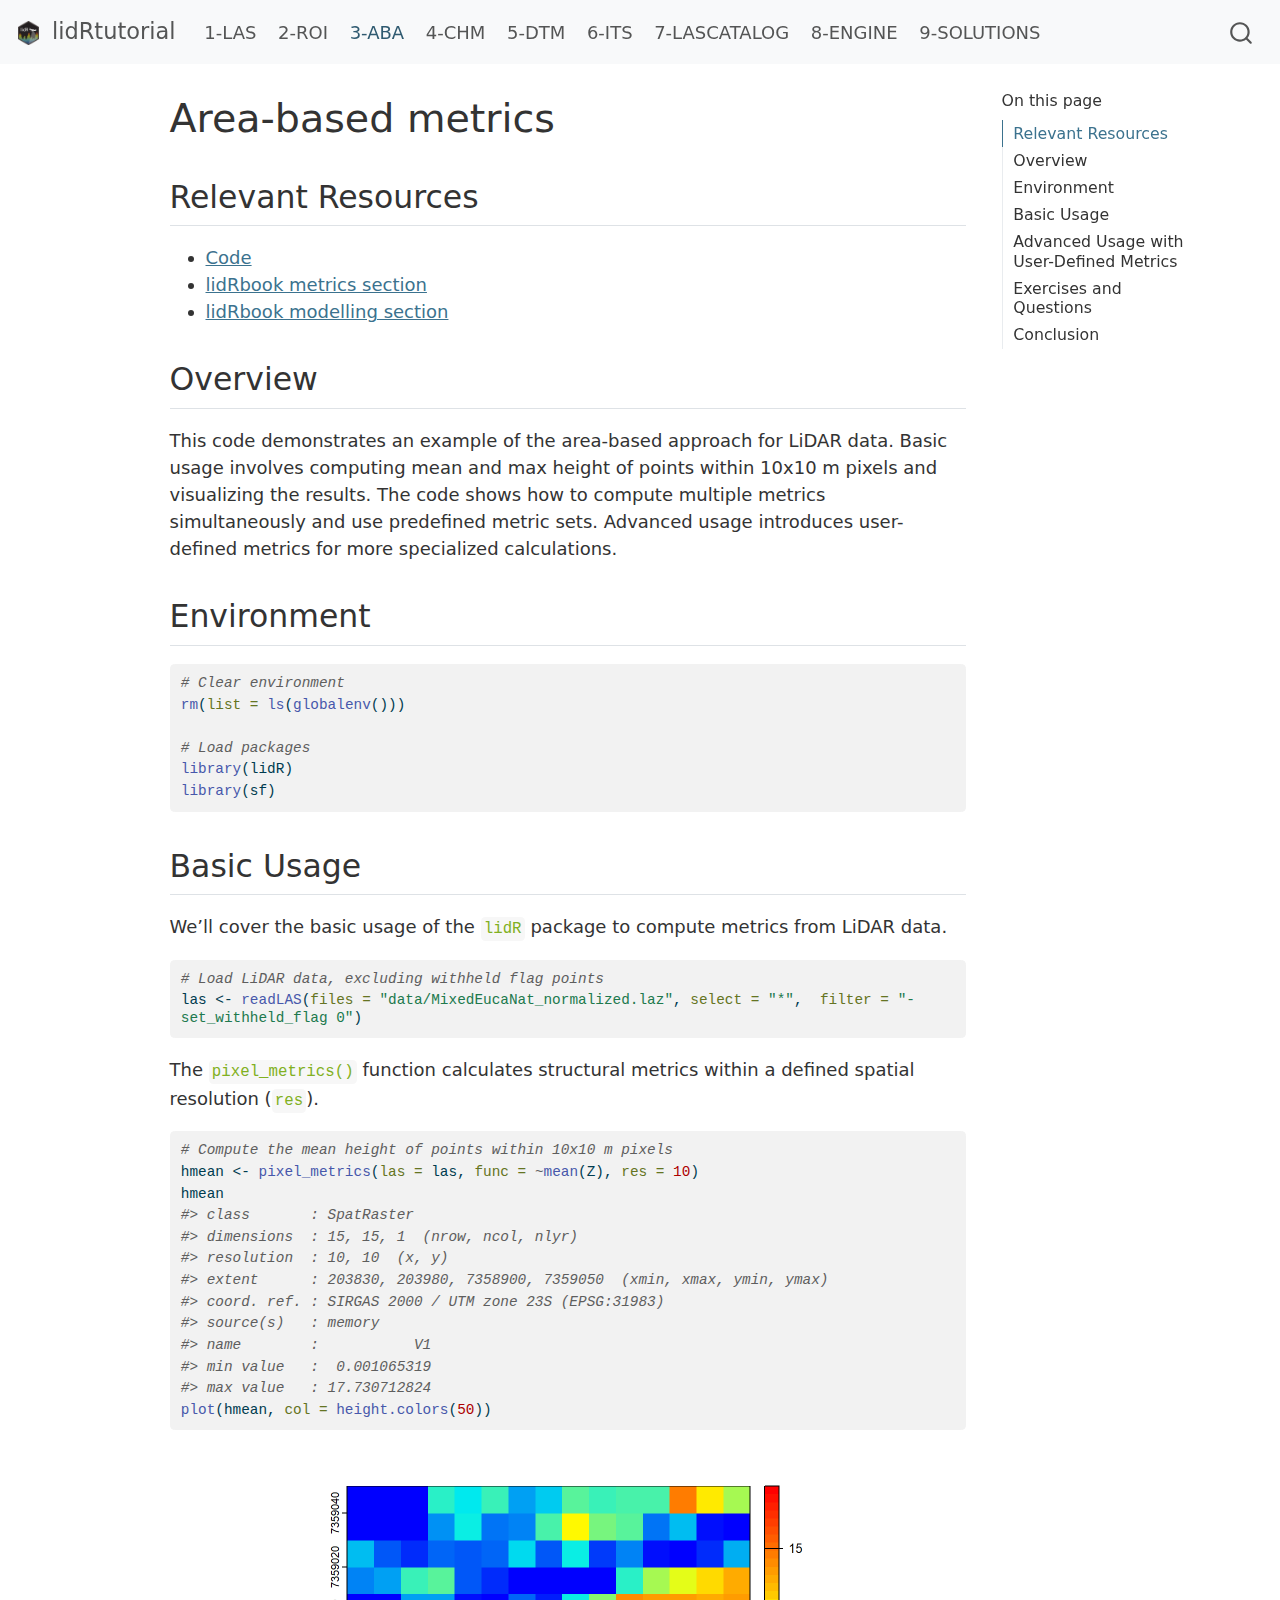
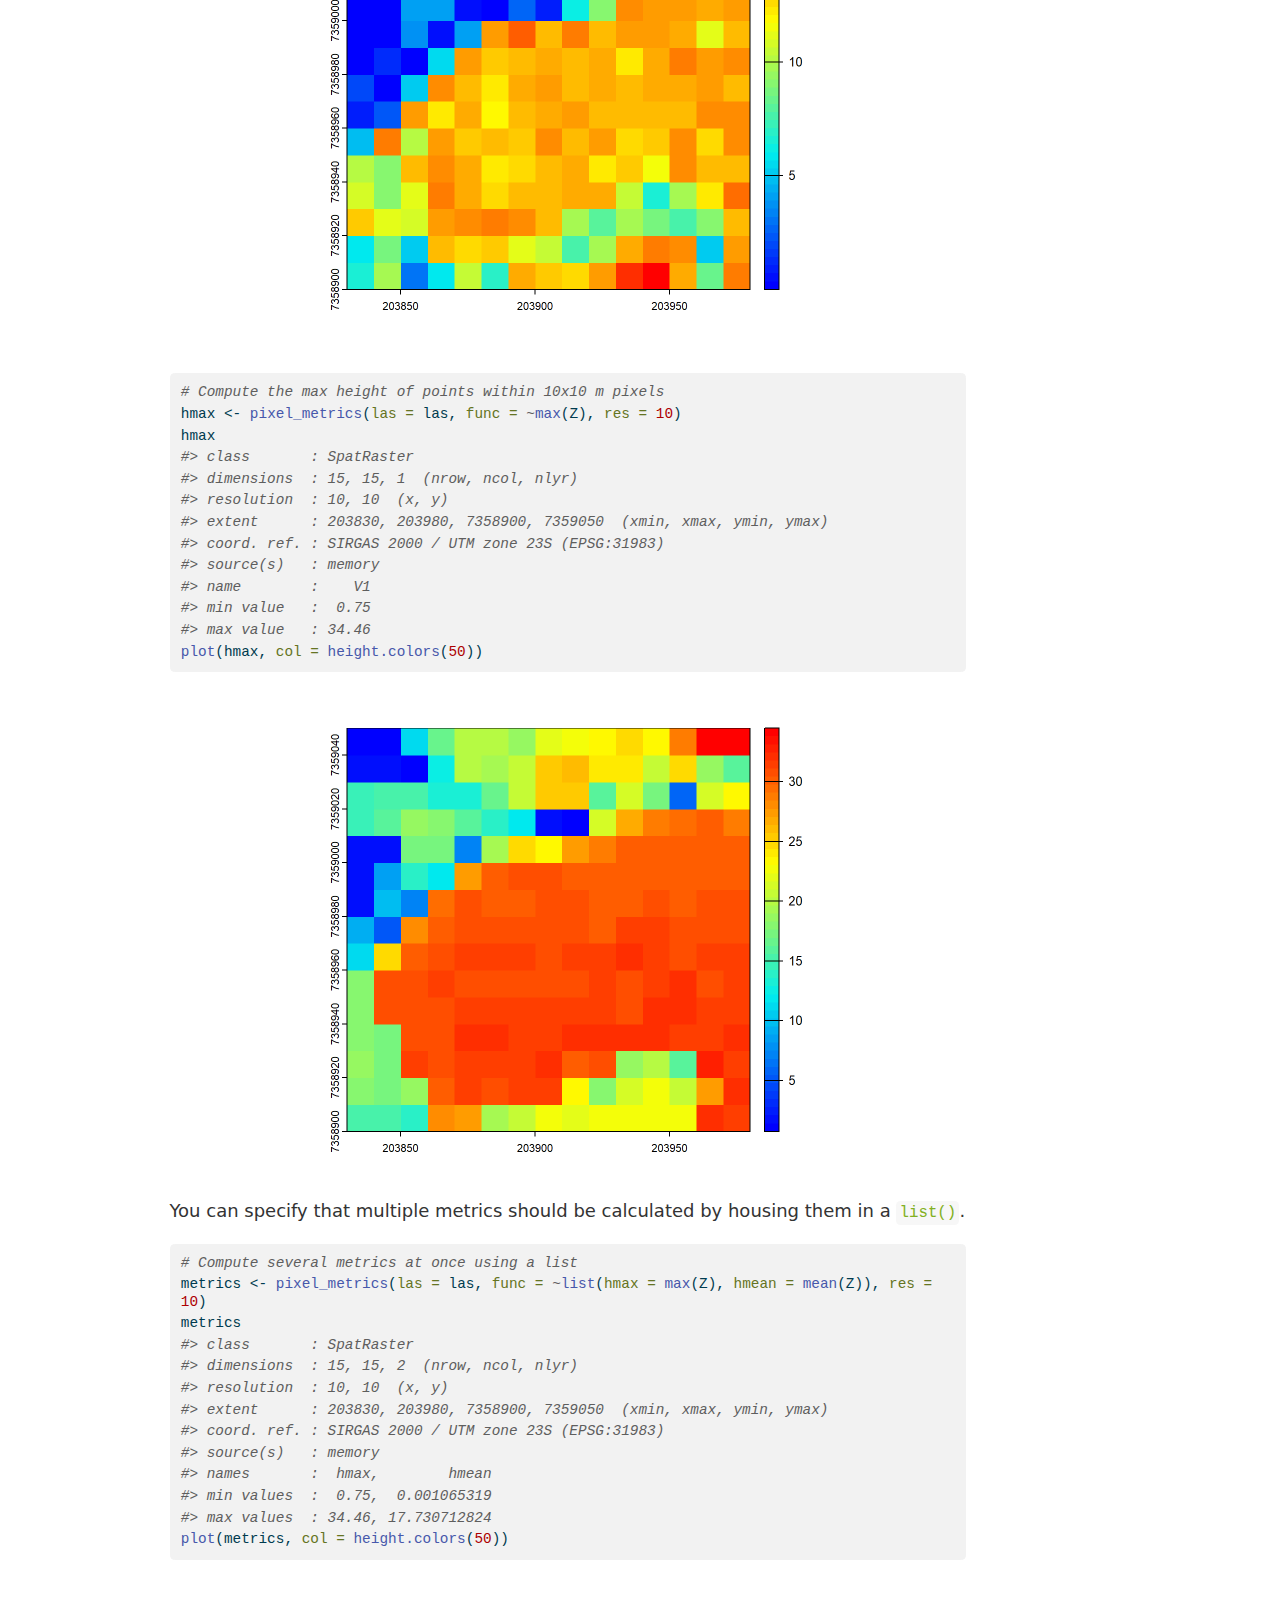
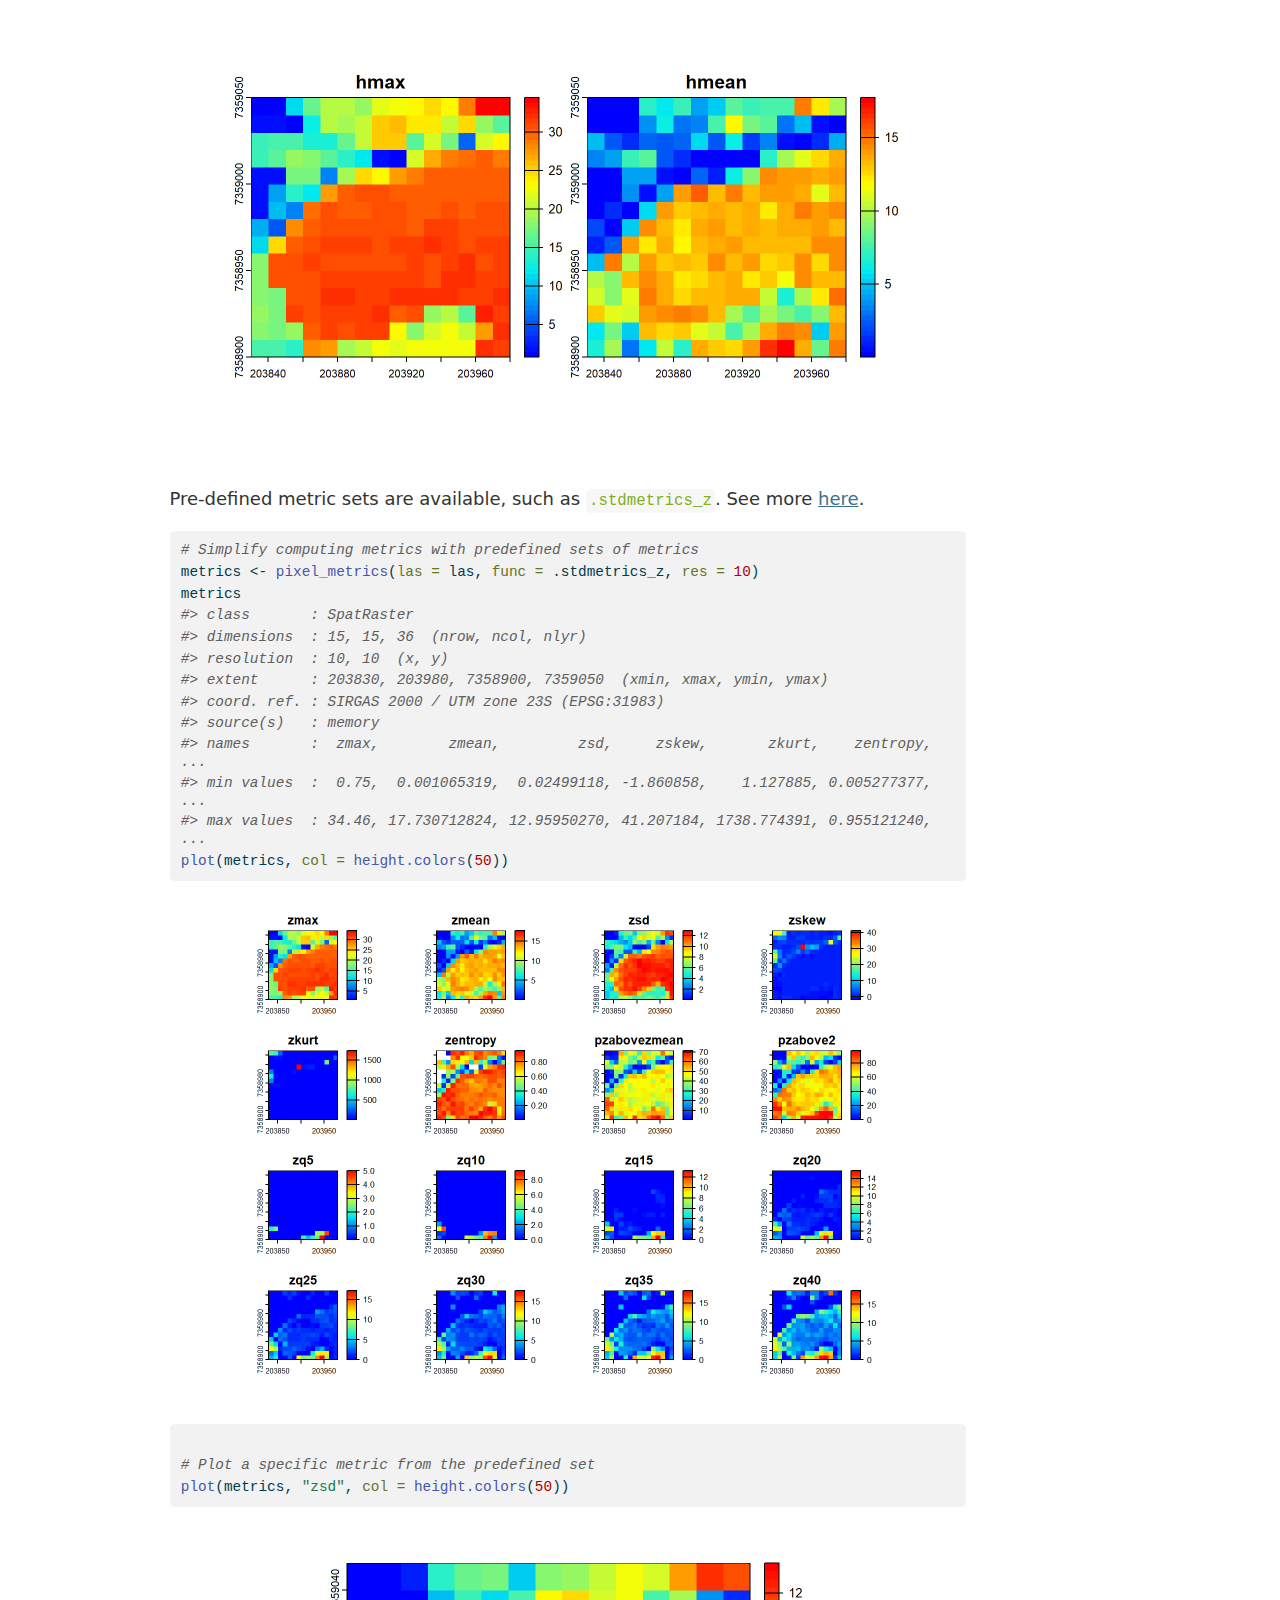
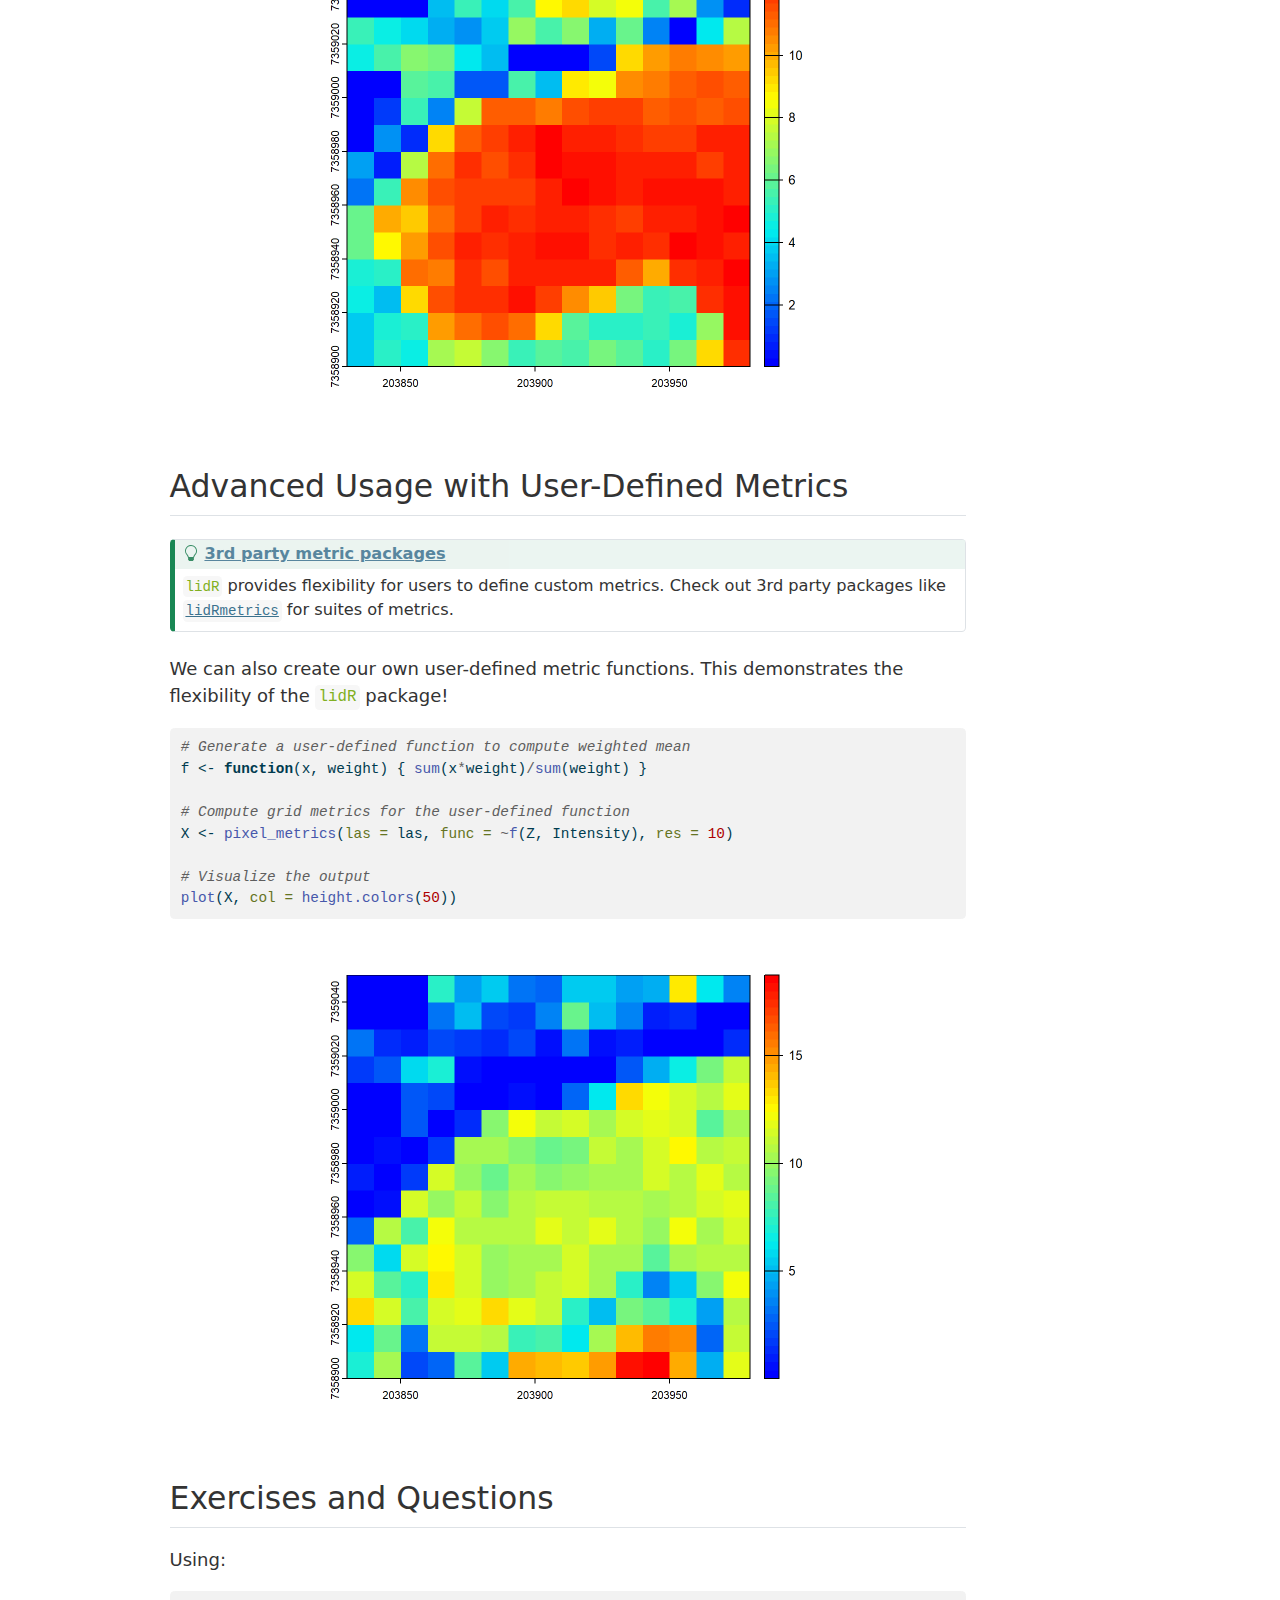
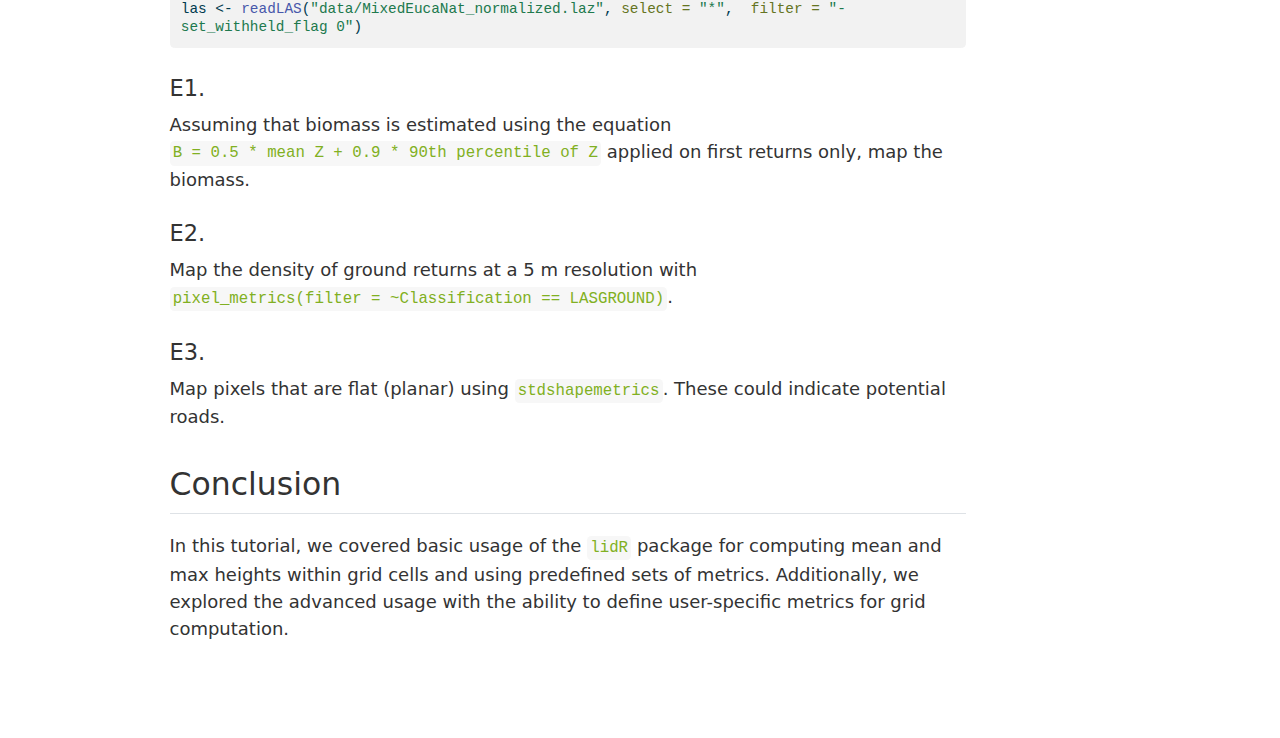
<file: docs/03_aba.html>
<!DOCTYPE html>
<html xmlns="http://www.w3.org/1999/xhtml" lang="en" xml:lang="en"><head>

<meta charset="utf-8">
<meta name="generator" content="quarto-1.0.35">

<meta name="viewport" content="width=device-width, initial-scale=1.0, user-scalable=yes">


<title>lidRtutorial - Area-based metrics</title>
<style>
code{white-space: pre-wrap;}
span.smallcaps{font-variant: small-caps;}
span.underline{text-decoration: underline;}
div.column{display: inline-block; vertical-align: top; width: 50%;}
div.hanging-indent{margin-left: 1.5em; text-indent: -1.5em;}
ul.task-list{list-style: none;}
pre > code.sourceCode { white-space: pre; position: relative; }
pre > code.sourceCode > span { display: inline-block; line-height: 1.25; }
pre > code.sourceCode > span:empty { height: 1.2em; }
.sourceCode { overflow: visible; }
code.sourceCode > span { color: inherit; text-decoration: inherit; }
div.sourceCode { margin: 1em 0; }
pre.sourceCode { margin: 0; }
@media screen {
div.sourceCode { overflow: auto; }
}
@media print {
pre > code.sourceCode { white-space: pre-wrap; }
pre > code.sourceCode > span { text-indent: -5em; padding-left: 5em; }
}
pre.numberSource code
  { counter-reset: source-line 0; }
pre.numberSource code > span
  { position: relative; left: -4em; counter-increment: source-line; }
pre.numberSource code > span > a:first-child::before
  { content: counter(source-line);
    position: relative; left: -1em; text-align: right; vertical-align: baseline;
    border: none; display: inline-block;
    -webkit-touch-callout: none; -webkit-user-select: none;
    -khtml-user-select: none; -moz-user-select: none;
    -ms-user-select: none; user-select: none;
    padding: 0 4px; width: 4em;
    color: #aaaaaa;
  }
pre.numberSource { margin-left: 3em; border-left: 1px solid #aaaaaa;  padding-left: 4px; }
div.sourceCode
  {   }
@media screen {
pre > code.sourceCode > span > a:first-child::before { text-decoration: underline; }
}
code span.al { color: #ff0000; font-weight: bold; } /* Alert */
code span.an { color: #60a0b0; font-weight: bold; font-style: italic; } /* Annotation */
code span.at { color: #7d9029; } /* Attribute */
code span.bn { color: #40a070; } /* BaseN */
code span.bu { } /* BuiltIn */
code span.cf { color: #007020; font-weight: bold; } /* ControlFlow */
code span.ch { color: #4070a0; } /* Char */
code span.cn { color: #880000; } /* Constant */
code span.co { color: #60a0b0; font-style: italic; } /* Comment */
code span.cv { color: #60a0b0; font-weight: bold; font-style: italic; } /* CommentVar */
code span.do { color: #ba2121; font-style: italic; } /* Documentation */
code span.dt { color: #902000; } /* DataType */
code span.dv { color: #40a070; } /* DecVal */
code span.er { color: #ff0000; font-weight: bold; } /* Error */
code span.ex { } /* Extension */
code span.fl { color: #40a070; } /* Float */
code span.fu { color: #06287e; } /* Function */
code span.im { } /* Import */
code span.in { color: #60a0b0; font-weight: bold; font-style: italic; } /* Information */
code span.kw { color: #007020; font-weight: bold; } /* Keyword */
code span.op { color: #666666; } /* Operator */
code span.ot { color: #007020; } /* Other */
code span.pp { color: #bc7a00; } /* Preprocessor */
code span.sc { color: #4070a0; } /* SpecialChar */
code span.ss { color: #bb6688; } /* SpecialString */
code span.st { color: #4070a0; } /* String */
code span.va { color: #19177c; } /* Variable */
code span.vs { color: #4070a0; } /* VerbatimString */
code span.wa { color: #60a0b0; font-weight: bold; font-style: italic; } /* Warning */
</style>


<script src="site_libs/quarto-nav/quarto-nav.js"></script>
<script src="site_libs/quarto-nav/headroom.min.js"></script>
<script src="site_libs/clipboard/clipboard.min.js"></script>
<script src="site_libs/quarto-search/autocomplete.umd.js"></script>
<script src="site_libs/quarto-search/fuse.min.js"></script>
<script src="site_libs/quarto-search/quarto-search.js"></script>
<meta name="quarto:offset" content="./">
<link href="./images/favicon/apple-touch-icon.png" rel="icon" type="image/png">
<script src="site_libs/quarto-html/quarto.js"></script>
<script src="site_libs/quarto-html/popper.min.js"></script>
<script src="site_libs/quarto-html/tippy.umd.min.js"></script>
<script src="site_libs/quarto-html/anchor.min.js"></script>
<link href="site_libs/quarto-html/tippy.css" rel="stylesheet">
<link href="site_libs/quarto-html/quarto-syntax-highlighting.css" rel="stylesheet" id="quarto-text-highlighting-styles">
<script src="site_libs/bootstrap/bootstrap.min.js"></script>
<link href="site_libs/bootstrap/bootstrap-icons.css" rel="stylesheet">
<link href="site_libs/bootstrap/bootstrap.min.css" rel="stylesheet" id="quarto-bootstrap" data-mode="light">
<script id="quarto-search-options" type="application/json">{
  "location": "navbar",
  "copy-button": false,
  "collapse-after": 3,
  "panel-placement": "end",
  "type": "overlay",
  "limit": 20,
  "language": {
    "search-no-results-text": "No results",
    "search-matching-documents-text": "matching documents",
    "search-copy-link-title": "Copy link to search",
    "search-hide-matches-text": "Hide additional matches",
    "search-more-match-text": "more match in this document",
    "search-more-matches-text": "more matches in this document",
    "search-clear-button-title": "Clear",
    "search-detached-cancel-button-title": "Cancel",
    "search-submit-button-title": "Submit"
  }
}</script>


<link rel="stylesheet" href="assets/custom.css">
</head>

<body class="nav-fixed">

<div id="quarto-search-results"></div>
  <header id="quarto-header" class="headroom fixed-top">
    <nav class="navbar navbar-expand-lg navbar-dark ">
      <div class="navbar-container container-fluid">
      <a class="navbar-brand" href="./index.html">
    <img src="./img/logo.png" alt="">
    <span class="navbar-title">lidRtutorial</span>
  </a>
          <button class="navbar-toggler" type="button" data-bs-toggle="collapse" data-bs-target="#navbarCollapse" aria-controls="navbarCollapse" aria-expanded="false" aria-label="Toggle navigation" onclick="if (window.quartoToggleHeadroom) { window.quartoToggleHeadroom(); }">
  <span class="navbar-toggler-icon"></span>
</button>
          <div class="collapse navbar-collapse" id="navbarCollapse">
            <ul class="navbar-nav navbar-nav-scroll me-auto">
  <li class="nav-item">
    <a class="nav-link" href="./01_read.html">1-LAS</a>
  </li>  
  <li class="nav-item">
    <a class="nav-link" href="./02_roi.html">2-ROI</a>
  </li>  
  <li class="nav-item">
    <a class="nav-link active" href="./03_aba.html" aria-current="page">3-ABA</a>
  </li>  
  <li class="nav-item">
    <a class="nav-link" href="./04_chm.html">4-CHM</a>
  </li>  
  <li class="nav-item">
    <a class="nav-link" href="./05_dtm.html">5-DTM</a>
  </li>  
  <li class="nav-item">
    <a class="nav-link" href="./06_its.html">6-ITS</a>
  </li>  
  <li class="nav-item">
    <a class="nav-link" href="./07_engine.html">7-LASCATALOG</a>
  </li>  
  <li class="nav-item">
    <a class="nav-link" href="./08_engine2.html">8-ENGINE</a>
  </li>  
  <li class="nav-item">
    <a class="nav-link" href="./09_solutions.html">9-SOLUTIONS</a>
  </li>  
</ul>
              <div id="quarto-search" class="" title="Search"></div>
          </div> <!-- /navcollapse -->
      </div> <!-- /container-fluid -->
    </nav>
</header>
<!-- content -->
<div id="quarto-content" class="quarto-container page-columns page-rows-contents page-layout-article page-navbar">
<!-- sidebar -->
<!-- margin-sidebar -->
    <div id="quarto-margin-sidebar" class="sidebar margin-sidebar">
        <nav id="TOC" role="doc-toc">
    <h2 id="toc-title">On this page</h2>
   
  <ul>
  <li><a href="#relevant-resources" id="toc-relevant-resources" class="nav-link active" data-scroll-target="#relevant-resources">Relevant Resources</a></li>
  <li><a href="#overview" id="toc-overview" class="nav-link" data-scroll-target="#overview">Overview</a></li>
  <li><a href="#environment" id="toc-environment" class="nav-link" data-scroll-target="#environment">Environment</a></li>
  <li><a href="#basic-usage" id="toc-basic-usage" class="nav-link" data-scroll-target="#basic-usage">Basic Usage</a></li>
  <li><a href="#advanced-usage-with-user-defined-metrics" id="toc-advanced-usage-with-user-defined-metrics" class="nav-link" data-scroll-target="#advanced-usage-with-user-defined-metrics">Advanced Usage with User-Defined Metrics</a></li>
  <li><a href="#exercises-and-questions" id="toc-exercises-and-questions" class="nav-link" data-scroll-target="#exercises-and-questions">Exercises and Questions</a>
  <ul class="collapse">
  <li><a href="#e1." id="toc-e1." class="nav-link" data-scroll-target="#e1.">E1.</a></li>
  <li><a href="#e2." id="toc-e2." class="nav-link" data-scroll-target="#e2.">E2.</a></li>
  <li><a href="#e3." id="toc-e3." class="nav-link" data-scroll-target="#e3.">E3.</a></li>
  </ul></li>
  <li><a href="#conclusion" id="toc-conclusion" class="nav-link" data-scroll-target="#conclusion">Conclusion</a></li>
  </ul>
</nav>
    </div>
<!-- main -->
<main class="content" id="quarto-document-content">

<header id="title-block-header" class="quarto-title-block default">
<div class="quarto-title">
<h1 class="title">Area-based metrics</h1>
</div>



<div class="quarto-title-meta">

    
    
  </div>
  

</header>

<div class="cell" data-warnings="false">

</div>
<section id="relevant-resources" class="level2">
<h2 class="anchored" data-anchor-id="relevant-resources">Relevant Resources</h2>
<ul>
<li><a href="https://github.com/tgoodbody/lidRtutorial/blob/main/R/03_aba.R">Code</a></li>
<li><a href="https://r-lidar.github.io/lidRbook/modeling-aba.html">lidRbook metrics section</a></li>
<li><a href="https://r-lidar.github.io/lidRbook/modeling-aba.html">lidRbook modelling section</a></li>
</ul>
</section>
<section id="overview" class="level2">
<h2 class="anchored" data-anchor-id="overview">Overview</h2>
<p>This code demonstrates an example of the area-based approach for LiDAR data. Basic usage involves computing mean and max height of points within 10x10 m pixels and visualizing the results. The code shows how to compute multiple metrics simultaneously and use predefined metric sets. Advanced usage introduces user-defined metrics for more specialized calculations.</p>
</section>
<section id="environment" class="level2">
<h2 class="anchored" data-anchor-id="environment">Environment</h2>
<div class="cell" data-layout-align="center" data-warnings="false">
<div class="sourceCode cell-code" id="cb1"><pre class="sourceCode r code-with-copy"><code class="sourceCode r"><span id="cb1-1"><a href="#cb1-1" aria-hidden="true" tabindex="-1"></a><span class="co"># Clear environment</span></span>
<span id="cb1-2"><a href="#cb1-2" aria-hidden="true" tabindex="-1"></a><span class="fu">rm</span>(<span class="at">list =</span> <span class="fu">ls</span>(<span class="fu">globalenv</span>()))</span>
<span id="cb1-3"><a href="#cb1-3" aria-hidden="true" tabindex="-1"></a></span>
<span id="cb1-4"><a href="#cb1-4" aria-hidden="true" tabindex="-1"></a><span class="co"># Load packages</span></span>
<span id="cb1-5"><a href="#cb1-5" aria-hidden="true" tabindex="-1"></a><span class="fu">library</span>(lidR)</span>
<span id="cb1-6"><a href="#cb1-6" aria-hidden="true" tabindex="-1"></a><span class="fu">library</span>(sf)</span></code><button title="Copy to Clipboard" class="code-copy-button"><i class="bi"></i></button></pre></div>
</div>
</section>
<section id="basic-usage" class="level2">
<h2 class="anchored" data-anchor-id="basic-usage">Basic Usage</h2>
<p>We’ll cover the basic usage of the <code>lidR</code> package to compute metrics from LiDAR data.</p>
<div class="cell" data-layout-align="center">
<div class="sourceCode cell-code" id="cb2"><pre class="sourceCode r code-with-copy"><code class="sourceCode r"><span id="cb2-1"><a href="#cb2-1" aria-hidden="true" tabindex="-1"></a><span class="co"># Load LiDAR data, excluding withheld flag points</span></span>
<span id="cb2-2"><a href="#cb2-2" aria-hidden="true" tabindex="-1"></a>las <span class="ot">&lt;-</span> <span class="fu">readLAS</span>(<span class="at">files =</span> <span class="st">"data/MixedEucaNat_normalized.laz"</span>, <span class="at">select =</span> <span class="st">"*"</span>,  <span class="at">filter =</span> <span class="st">"-set_withheld_flag 0"</span>)</span></code><button title="Copy to Clipboard" class="code-copy-button"><i class="bi"></i></button></pre></div>
</div>
<p>The <code>pixel_metrics()</code> function calculates structural metrics within a defined spatial resolution (<code>res</code>).</p>
<div class="cell" data-layout-align="center">
<div class="sourceCode cell-code" id="cb3"><pre class="sourceCode r code-with-copy"><code class="sourceCode r"><span id="cb3-1"><a href="#cb3-1" aria-hidden="true" tabindex="-1"></a><span class="co"># Compute the mean height of points within 10x10 m pixels</span></span>
<span id="cb3-2"><a href="#cb3-2" aria-hidden="true" tabindex="-1"></a>hmean <span class="ot">&lt;-</span> <span class="fu">pixel_metrics</span>(<span class="at">las =</span> las, <span class="at">func =</span> <span class="sc">~</span><span class="fu">mean</span>(Z), <span class="at">res =</span> <span class="dv">10</span>)</span>
<span id="cb3-3"><a href="#cb3-3" aria-hidden="true" tabindex="-1"></a>hmean</span>
<span id="cb3-4"><a href="#cb3-4" aria-hidden="true" tabindex="-1"></a><span class="co">#&gt; class       : SpatRaster </span></span>
<span id="cb3-5"><a href="#cb3-5" aria-hidden="true" tabindex="-1"></a><span class="co">#&gt; dimensions  : 15, 15, 1  (nrow, ncol, nlyr)</span></span>
<span id="cb3-6"><a href="#cb3-6" aria-hidden="true" tabindex="-1"></a><span class="co">#&gt; resolution  : 10, 10  (x, y)</span></span>
<span id="cb3-7"><a href="#cb3-7" aria-hidden="true" tabindex="-1"></a><span class="co">#&gt; extent      : 203830, 203980, 7358900, 7359050  (xmin, xmax, ymin, ymax)</span></span>
<span id="cb3-8"><a href="#cb3-8" aria-hidden="true" tabindex="-1"></a><span class="co">#&gt; coord. ref. : SIRGAS 2000 / UTM zone 23S (EPSG:31983) </span></span>
<span id="cb3-9"><a href="#cb3-9" aria-hidden="true" tabindex="-1"></a><span class="co">#&gt; source(s)   : memory</span></span>
<span id="cb3-10"><a href="#cb3-10" aria-hidden="true" tabindex="-1"></a><span class="co">#&gt; name        :           V1 </span></span>
<span id="cb3-11"><a href="#cb3-11" aria-hidden="true" tabindex="-1"></a><span class="co">#&gt; min value   :  0.001065319 </span></span>
<span id="cb3-12"><a href="#cb3-12" aria-hidden="true" tabindex="-1"></a><span class="co">#&gt; max value   : 17.730712824</span></span>
<span id="cb3-13"><a href="#cb3-13" aria-hidden="true" tabindex="-1"></a><span class="fu">plot</span>(hmean, <span class="at">col =</span> <span class="fu">height.colors</span>(<span class="dv">50</span>))</span></code><button title="Copy to Clipboard" class="code-copy-button"><i class="bi"></i></button></pre></div>
<div class="cell-output-display">
<div class="quarto-figure quarto-figure-center">
<figure class="figure">
<p><img src="03_aba_files/figure-html/mean_height_pixel_metrics-1.png" class="img-fluid figure-img" width="672"></p>
</figure>
</div>
</div>
</div>
<div class="cell" data-layout-align="center">
<div class="sourceCode cell-code" id="cb4"><pre class="sourceCode r code-with-copy"><code class="sourceCode r"><span id="cb4-1"><a href="#cb4-1" aria-hidden="true" tabindex="-1"></a><span class="co"># Compute the max height of points within 10x10 m pixels</span></span>
<span id="cb4-2"><a href="#cb4-2" aria-hidden="true" tabindex="-1"></a>hmax <span class="ot">&lt;-</span> <span class="fu">pixel_metrics</span>(<span class="at">las =</span> las, <span class="at">func =</span> <span class="sc">~</span><span class="fu">max</span>(Z), <span class="at">res =</span> <span class="dv">10</span>)</span>
<span id="cb4-3"><a href="#cb4-3" aria-hidden="true" tabindex="-1"></a>hmax</span>
<span id="cb4-4"><a href="#cb4-4" aria-hidden="true" tabindex="-1"></a><span class="co">#&gt; class       : SpatRaster </span></span>
<span id="cb4-5"><a href="#cb4-5" aria-hidden="true" tabindex="-1"></a><span class="co">#&gt; dimensions  : 15, 15, 1  (nrow, ncol, nlyr)</span></span>
<span id="cb4-6"><a href="#cb4-6" aria-hidden="true" tabindex="-1"></a><span class="co">#&gt; resolution  : 10, 10  (x, y)</span></span>
<span id="cb4-7"><a href="#cb4-7" aria-hidden="true" tabindex="-1"></a><span class="co">#&gt; extent      : 203830, 203980, 7358900, 7359050  (xmin, xmax, ymin, ymax)</span></span>
<span id="cb4-8"><a href="#cb4-8" aria-hidden="true" tabindex="-1"></a><span class="co">#&gt; coord. ref. : SIRGAS 2000 / UTM zone 23S (EPSG:31983) </span></span>
<span id="cb4-9"><a href="#cb4-9" aria-hidden="true" tabindex="-1"></a><span class="co">#&gt; source(s)   : memory</span></span>
<span id="cb4-10"><a href="#cb4-10" aria-hidden="true" tabindex="-1"></a><span class="co">#&gt; name        :    V1 </span></span>
<span id="cb4-11"><a href="#cb4-11" aria-hidden="true" tabindex="-1"></a><span class="co">#&gt; min value   :  0.75 </span></span>
<span id="cb4-12"><a href="#cb4-12" aria-hidden="true" tabindex="-1"></a><span class="co">#&gt; max value   : 34.46</span></span>
<span id="cb4-13"><a href="#cb4-13" aria-hidden="true" tabindex="-1"></a><span class="fu">plot</span>(hmax, <span class="at">col =</span> <span class="fu">height.colors</span>(<span class="dv">50</span>))</span></code><button title="Copy to Clipboard" class="code-copy-button"><i class="bi"></i></button></pre></div>
<div class="cell-output-display">
<div class="quarto-figure quarto-figure-center">
<figure class="figure">
<p><img src="03_aba_files/figure-html/max_height_pixel_metrics-1.png" class="img-fluid figure-img" width="672"></p>
</figure>
</div>
</div>
</div>
<p>You can specify that multiple metrics should be calculated by housing them in a <code>list()</code>.</p>
<div class="cell" data-layout-align="center">
<div class="sourceCode cell-code" id="cb5"><pre class="sourceCode r code-with-copy"><code class="sourceCode r"><span id="cb5-1"><a href="#cb5-1" aria-hidden="true" tabindex="-1"></a><span class="co"># Compute several metrics at once using a list</span></span>
<span id="cb5-2"><a href="#cb5-2" aria-hidden="true" tabindex="-1"></a>metrics <span class="ot">&lt;-</span> <span class="fu">pixel_metrics</span>(<span class="at">las =</span> las, <span class="at">func =</span> <span class="sc">~</span><span class="fu">list</span>(<span class="at">hmax =</span> <span class="fu">max</span>(Z), <span class="at">hmean =</span> <span class="fu">mean</span>(Z)), <span class="at">res =</span> <span class="dv">10</span>)</span>
<span id="cb5-3"><a href="#cb5-3" aria-hidden="true" tabindex="-1"></a>metrics</span>
<span id="cb5-4"><a href="#cb5-4" aria-hidden="true" tabindex="-1"></a><span class="co">#&gt; class       : SpatRaster </span></span>
<span id="cb5-5"><a href="#cb5-5" aria-hidden="true" tabindex="-1"></a><span class="co">#&gt; dimensions  : 15, 15, 2  (nrow, ncol, nlyr)</span></span>
<span id="cb5-6"><a href="#cb5-6" aria-hidden="true" tabindex="-1"></a><span class="co">#&gt; resolution  : 10, 10  (x, y)</span></span>
<span id="cb5-7"><a href="#cb5-7" aria-hidden="true" tabindex="-1"></a><span class="co">#&gt; extent      : 203830, 203980, 7358900, 7359050  (xmin, xmax, ymin, ymax)</span></span>
<span id="cb5-8"><a href="#cb5-8" aria-hidden="true" tabindex="-1"></a><span class="co">#&gt; coord. ref. : SIRGAS 2000 / UTM zone 23S (EPSG:31983) </span></span>
<span id="cb5-9"><a href="#cb5-9" aria-hidden="true" tabindex="-1"></a><span class="co">#&gt; source(s)   : memory</span></span>
<span id="cb5-10"><a href="#cb5-10" aria-hidden="true" tabindex="-1"></a><span class="co">#&gt; names       :  hmax,        hmean </span></span>
<span id="cb5-11"><a href="#cb5-11" aria-hidden="true" tabindex="-1"></a><span class="co">#&gt; min values  :  0.75,  0.001065319 </span></span>
<span id="cb5-12"><a href="#cb5-12" aria-hidden="true" tabindex="-1"></a><span class="co">#&gt; max values  : 34.46, 17.730712824</span></span>
<span id="cb5-13"><a href="#cb5-13" aria-hidden="true" tabindex="-1"></a><span class="fu">plot</span>(metrics, <span class="at">col =</span> <span class="fu">height.colors</span>(<span class="dv">50</span>))</span></code><button title="Copy to Clipboard" class="code-copy-button"><i class="bi"></i></button></pre></div>
<div class="cell-output-display">
<div class="quarto-figure quarto-figure-center">
<figure class="figure">
<p><img src="03_aba_files/figure-html/multiple_metrics_pixel_metrics-1.png" class="img-fluid figure-img" width="672"></p>
</figure>
</div>
</div>
</div>
<p>Pre-defined metric sets are available, such as <code>.stdmetrics_z</code>. See more <a href="https://github.com/r-lidar/lidR/wiki/stdmetrics">here</a>.</p>
<div class="cell" data-layout-align="center">
<div class="sourceCode cell-code" id="cb6"><pre class="sourceCode r code-with-copy"><code class="sourceCode r"><span id="cb6-1"><a href="#cb6-1" aria-hidden="true" tabindex="-1"></a><span class="co"># Simplify computing metrics with predefined sets of metrics</span></span>
<span id="cb6-2"><a href="#cb6-2" aria-hidden="true" tabindex="-1"></a>metrics <span class="ot">&lt;-</span> <span class="fu">pixel_metrics</span>(<span class="at">las =</span> las, <span class="at">func =</span> .stdmetrics_z, <span class="at">res =</span> <span class="dv">10</span>)</span>
<span id="cb6-3"><a href="#cb6-3" aria-hidden="true" tabindex="-1"></a>metrics</span>
<span id="cb6-4"><a href="#cb6-4" aria-hidden="true" tabindex="-1"></a><span class="co">#&gt; class       : SpatRaster </span></span>
<span id="cb6-5"><a href="#cb6-5" aria-hidden="true" tabindex="-1"></a><span class="co">#&gt; dimensions  : 15, 15, 36  (nrow, ncol, nlyr)</span></span>
<span id="cb6-6"><a href="#cb6-6" aria-hidden="true" tabindex="-1"></a><span class="co">#&gt; resolution  : 10, 10  (x, y)</span></span>
<span id="cb6-7"><a href="#cb6-7" aria-hidden="true" tabindex="-1"></a><span class="co">#&gt; extent      : 203830, 203980, 7358900, 7359050  (xmin, xmax, ymin, ymax)</span></span>
<span id="cb6-8"><a href="#cb6-8" aria-hidden="true" tabindex="-1"></a><span class="co">#&gt; coord. ref. : SIRGAS 2000 / UTM zone 23S (EPSG:31983) </span></span>
<span id="cb6-9"><a href="#cb6-9" aria-hidden="true" tabindex="-1"></a><span class="co">#&gt; source(s)   : memory</span></span>
<span id="cb6-10"><a href="#cb6-10" aria-hidden="true" tabindex="-1"></a><span class="co">#&gt; names       :  zmax,        zmean,         zsd,     zskew,       zkurt,    zentropy, ... </span></span>
<span id="cb6-11"><a href="#cb6-11" aria-hidden="true" tabindex="-1"></a><span class="co">#&gt; min values  :  0.75,  0.001065319,  0.02499118, -1.860858,    1.127885, 0.005277377, ... </span></span>
<span id="cb6-12"><a href="#cb6-12" aria-hidden="true" tabindex="-1"></a><span class="co">#&gt; max values  : 34.46, 17.730712824, 12.95950270, 41.207184, 1738.774391, 0.955121240, ...</span></span>
<span id="cb6-13"><a href="#cb6-13" aria-hidden="true" tabindex="-1"></a><span class="fu">plot</span>(metrics, <span class="at">col =</span> <span class="fu">height.colors</span>(<span class="dv">50</span>))</span></code><button title="Copy to Clipboard" class="code-copy-button"><i class="bi"></i></button></pre></div>
<div class="cell-output-display">
<div class="quarto-figure quarto-figure-center">
<figure class="figure">
<p><img src="03_aba_files/figure-html/predefined_metrics_pixel_metrics-1.png" class="img-fluid figure-img" width="672"></p>
</figure>
</div>
</div>
<div class="sourceCode cell-code" id="cb7"><pre class="sourceCode r code-with-copy"><code class="sourceCode r"><span id="cb7-1"><a href="#cb7-1" aria-hidden="true" tabindex="-1"></a></span>
<span id="cb7-2"><a href="#cb7-2" aria-hidden="true" tabindex="-1"></a><span class="co"># Plot a specific metric from the predefined set</span></span>
<span id="cb7-3"><a href="#cb7-3" aria-hidden="true" tabindex="-1"></a><span class="fu">plot</span>(metrics, <span class="st">"zsd"</span>, <span class="at">col =</span> <span class="fu">height.colors</span>(<span class="dv">50</span>))</span></code><button title="Copy to Clipboard" class="code-copy-button"><i class="bi"></i></button></pre></div>
<div class="cell-output-display">
<div class="quarto-figure quarto-figure-center">
<figure class="figure">
<p><img src="03_aba_files/figure-html/predefined_metrics_pixel_metrics-2.png" class="img-fluid figure-img" width="672"></p>
</figure>
</div>
</div>
</div>
</section>
<section id="advanced-usage-with-user-defined-metrics" class="level2">
<h2 class="anchored" data-anchor-id="advanced-usage-with-user-defined-metrics">Advanced Usage with User-Defined Metrics</h2>
<div class="callout-tip callout callout-style-default callout-captioned">
<div class="callout-header d-flex align-content-center">
<div class="callout-icon-container">
<i class="callout-icon"></i>
</div>
<div class="callout-caption-container flex-fill">
<a href="https://r-lidar.github.io/lidRbook/metrics.html#metrics-3rd-party">3rd party metric packages</a>
</div>
</div>
<div class="callout-body-container callout-body">
<p><code>lidR</code> provides flexibility for users to define custom metrics. Check out 3rd party packages like <a href="https://github.com/ptompalski/lidRmetrics"><code>lidRmetrics</code></a> for suites of metrics.</p>
</div>
</div>
<p>We can also create our own user-defined metric functions. This demonstrates the flexibility of the <code>lidR</code> package!</p>
<div class="cell" data-layout-align="center">
<div class="sourceCode cell-code" id="cb8"><pre class="sourceCode r code-with-copy"><code class="sourceCode r"><span id="cb8-1"><a href="#cb8-1" aria-hidden="true" tabindex="-1"></a><span class="co"># Generate a user-defined function to compute weighted mean</span></span>
<span id="cb8-2"><a href="#cb8-2" aria-hidden="true" tabindex="-1"></a>f <span class="ot">&lt;-</span> <span class="cf">function</span>(x, weight) { <span class="fu">sum</span>(x<span class="sc">*</span>weight)<span class="sc">/</span><span class="fu">sum</span>(weight) }</span>
<span id="cb8-3"><a href="#cb8-3" aria-hidden="true" tabindex="-1"></a></span>
<span id="cb8-4"><a href="#cb8-4" aria-hidden="true" tabindex="-1"></a><span class="co"># Compute grid metrics for the user-defined function</span></span>
<span id="cb8-5"><a href="#cb8-5" aria-hidden="true" tabindex="-1"></a>X <span class="ot">&lt;-</span> <span class="fu">pixel_metrics</span>(<span class="at">las =</span> las, <span class="at">func =</span> <span class="sc">~</span><span class="fu">f</span>(Z, Intensity), <span class="at">res =</span> <span class="dv">10</span>)</span>
<span id="cb8-6"><a href="#cb8-6" aria-hidden="true" tabindex="-1"></a></span>
<span id="cb8-7"><a href="#cb8-7" aria-hidden="true" tabindex="-1"></a><span class="co"># Visualize the output</span></span>
<span id="cb8-8"><a href="#cb8-8" aria-hidden="true" tabindex="-1"></a><span class="fu">plot</span>(X, <span class="at">col =</span> <span class="fu">height.colors</span>(<span class="dv">50</span>))</span></code><button title="Copy to Clipboard" class="code-copy-button"><i class="bi"></i></button></pre></div>
<div class="cell-output-display">
<div class="quarto-figure quarto-figure-center">
<figure class="figure">
<p><img src="03_aba_files/figure-html/user_defined_metric_pixel_metrics-1.png" class="img-fluid figure-img" width="672"></p>
</figure>
</div>
</div>
</div>
</section>
<section id="exercises-and-questions" class="level2">
<h2 class="anchored" data-anchor-id="exercises-and-questions">Exercises and Questions</h2>
<p>Using:</p>
<div class="sourceCode" id="cb9"><pre class="sourceCode r code-with-copy"><code class="sourceCode r"><span id="cb9-1"><a href="#cb9-1" aria-hidden="true" tabindex="-1"></a>las <span class="ot">&lt;-</span> <span class="fu">readLAS</span>(<span class="st">"data/MixedEucaNat_normalized.laz"</span>, <span class="at">select =</span> <span class="st">"*"</span>,  <span class="at">filter =</span> <span class="st">"-set_withheld_flag 0"</span>)</span></code><button title="Copy to Clipboard" class="code-copy-button"><i class="bi"></i></button></pre></div>
<section id="e1." class="level4">
<h4 class="anchored" data-anchor-id="e1.">E1.</h4>
<p>Assuming that biomass is estimated using the equation <code>B = 0.5 * mean Z + 0.9 * 90th percentile of Z</code> applied on first returns only, map the biomass.</p>
</section>
<section id="e2." class="level4">
<h4 class="anchored" data-anchor-id="e2.">E2.</h4>
<p>Map the density of ground returns at a 5 m resolution with <code>pixel_metrics(filter = ~Classification == LASGROUND)</code>.</p>
</section>
<section id="e3." class="level4">
<h4 class="anchored" data-anchor-id="e3.">E3.</h4>
<p>Map pixels that are flat (planar) using <code>stdshapemetrics</code>. These could indicate potential roads.</p>
</section>
</section>
<section id="conclusion" class="level2">
<h2 class="anchored" data-anchor-id="conclusion">Conclusion</h2>
<p>In this tutorial, we covered basic usage of the <code>lidR</code> package for computing mean and max heights within grid cells and using predefined sets of metrics. Additionally, we explored the advanced usage with the ability to define user-specific metrics for grid computation.</p>


</section>

</main> <!-- /main -->
<script id="quarto-html-after-body" type="application/javascript">
window.document.addEventListener("DOMContentLoaded", function (event) {
  const toggleBodyColorMode = (bsSheetEl) => {
    const mode = bsSheetEl.getAttribute("data-mode");
    const bodyEl = window.document.querySelector("body");
    if (mode === "dark") {
      bodyEl.classList.add("quarto-dark");
      bodyEl.classList.remove("quarto-light");
    } else {
      bodyEl.classList.add("quarto-light");
      bodyEl.classList.remove("quarto-dark");
    }
  }
  const toggleBodyColorPrimary = () => {
    const bsSheetEl = window.document.querySelector("link#quarto-bootstrap");
    if (bsSheetEl) {
      toggleBodyColorMode(bsSheetEl);
    }
  }
  toggleBodyColorPrimary();  
  const icon = "";
  const anchorJS = new window.AnchorJS();
  anchorJS.options = {
    placement: 'right',
    icon: icon
  };
  anchorJS.add('.anchored');
  const clipboard = new window.ClipboardJS('.code-copy-button', {
    target: function(trigger) {
      return trigger.previousElementSibling;
    }
  });
  clipboard.on('success', function(e) {
    // button target
    const button = e.trigger;
    // don't keep focus
    button.blur();
    // flash "checked"
    button.classList.add('code-copy-button-checked');
    var currentTitle = button.getAttribute("title");
    button.setAttribute("title", "Copied!");
    setTimeout(function() {
      button.setAttribute("title", currentTitle);
      button.classList.remove('code-copy-button-checked');
    }, 1000);
    // clear code selection
    e.clearSelection();
  });
  function tippyHover(el, contentFn) {
    const config = {
      allowHTML: true,
      content: contentFn,
      maxWidth: 500,
      delay: 100,
      arrow: false,
      appendTo: function(el) {
          return el.parentElement;
      },
      interactive: true,
      interactiveBorder: 10,
      theme: 'quarto',
      placement: 'bottom-start'
    };
    window.tippy(el, config); 
  }
  const noterefs = window.document.querySelectorAll('a[role="doc-noteref"]');
  for (var i=0; i<noterefs.length; i++) {
    const ref = noterefs[i];
    tippyHover(ref, function() {
      let href = ref.getAttribute('href');
      try { href = new URL(href).hash; } catch {}
      const id = href.replace(/^#\/?/, "");
      const note = window.document.getElementById(id);
      return note.innerHTML;
    });
  }
  var bibliorefs = window.document.querySelectorAll('a[role="doc-biblioref"]');
  for (var i=0; i<bibliorefs.length; i++) {
    const ref = bibliorefs[i];
    const cites = ref.parentNode.getAttribute('data-cites').split(' ');
    tippyHover(ref, function() {
      var popup = window.document.createElement('div');
      cites.forEach(function(cite) {
        var citeDiv = window.document.createElement('div');
        citeDiv.classList.add('hanging-indent');
        citeDiv.classList.add('csl-entry');
        var biblioDiv = window.document.getElementById('ref-' + cite);
        if (biblioDiv) {
          citeDiv.innerHTML = biblioDiv.innerHTML;
        }
        popup.appendChild(citeDiv);
      });
      return popup.innerHTML;
    });
  }
});
</script>
</div> <!-- /content -->



</body></html>
</file>
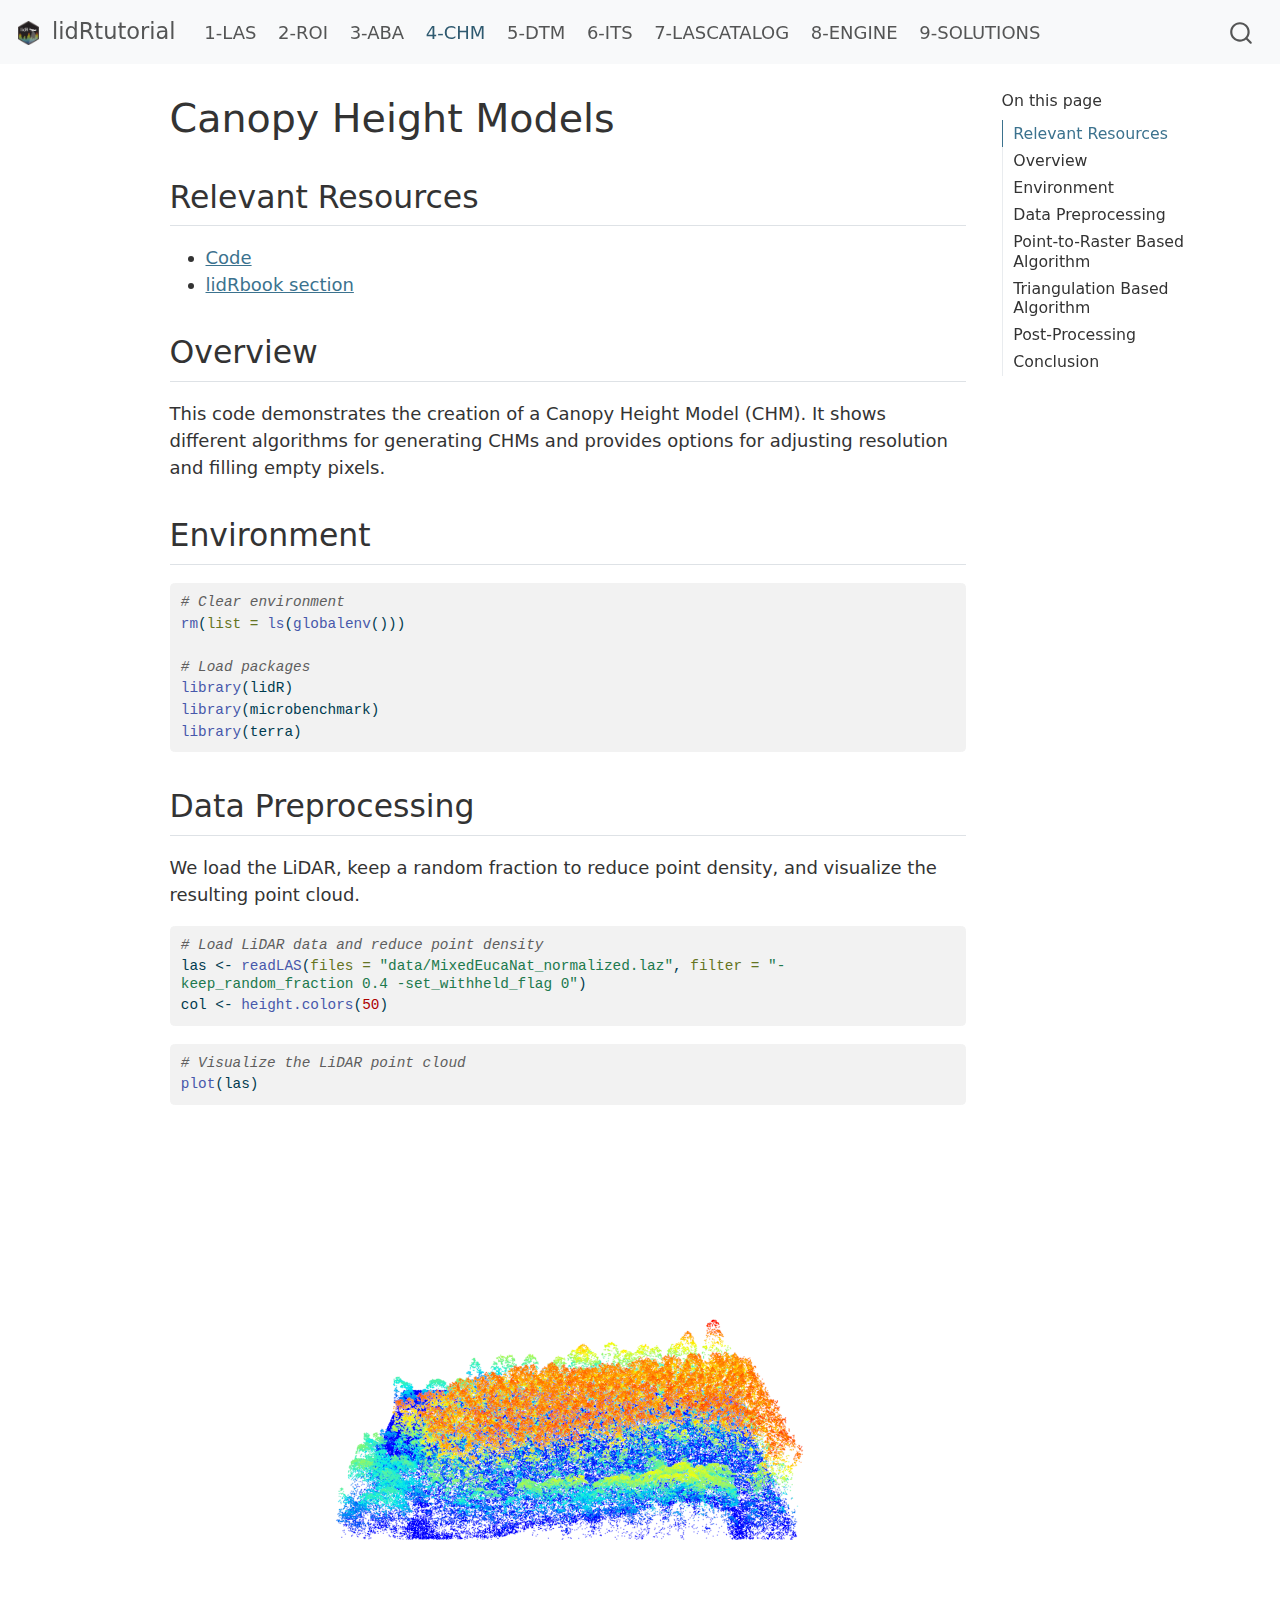
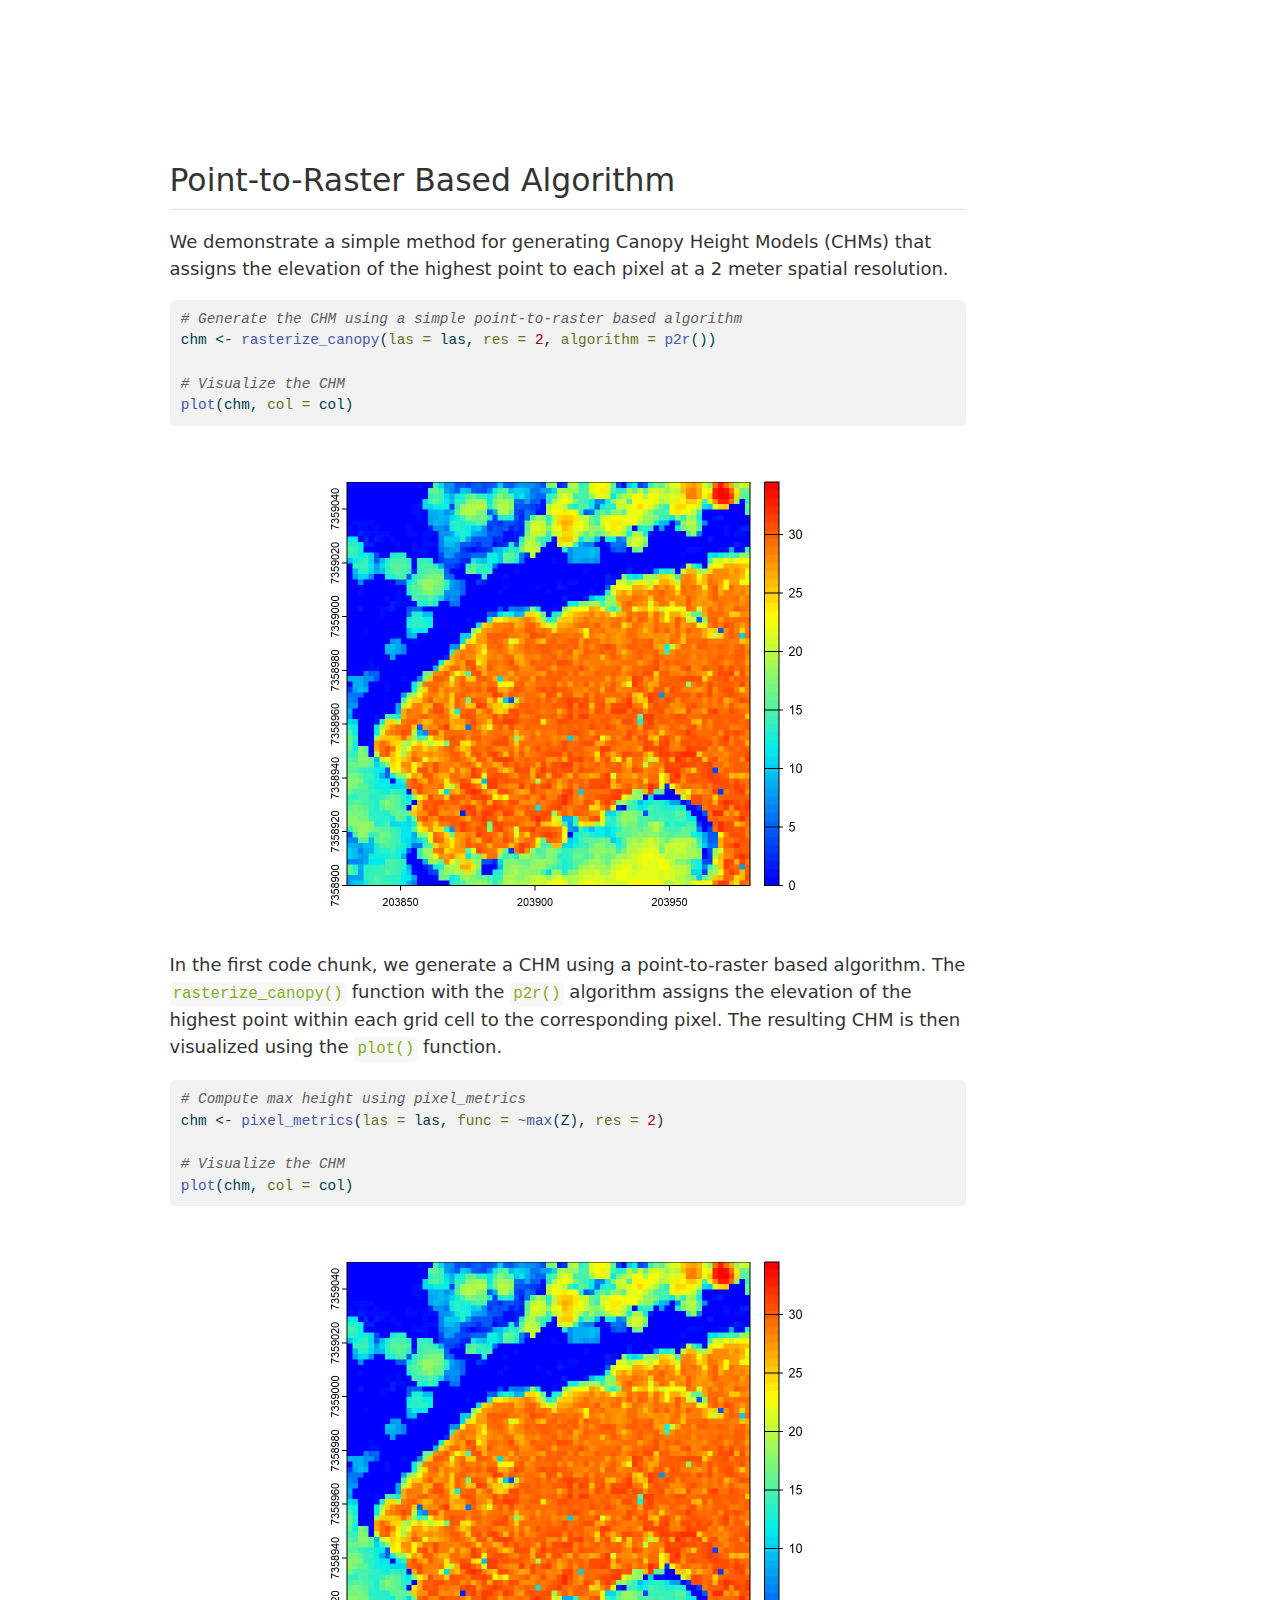
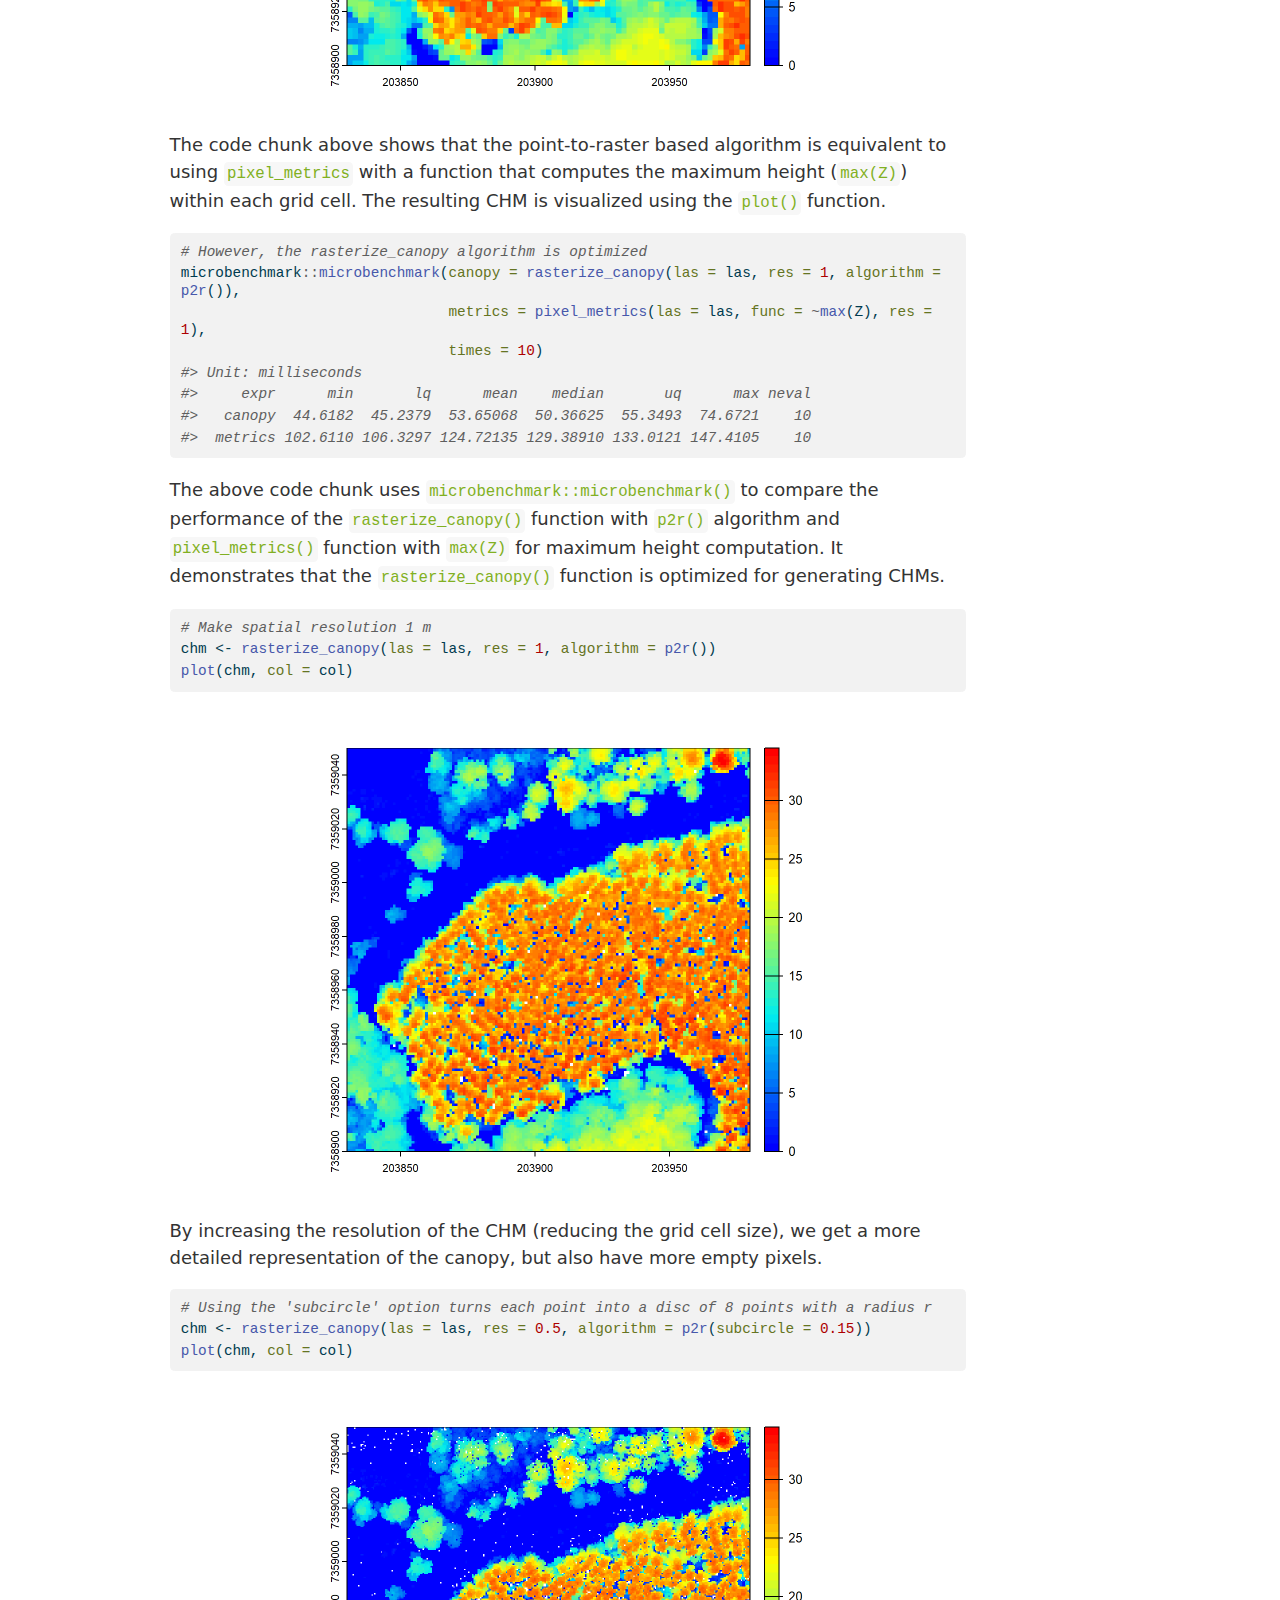
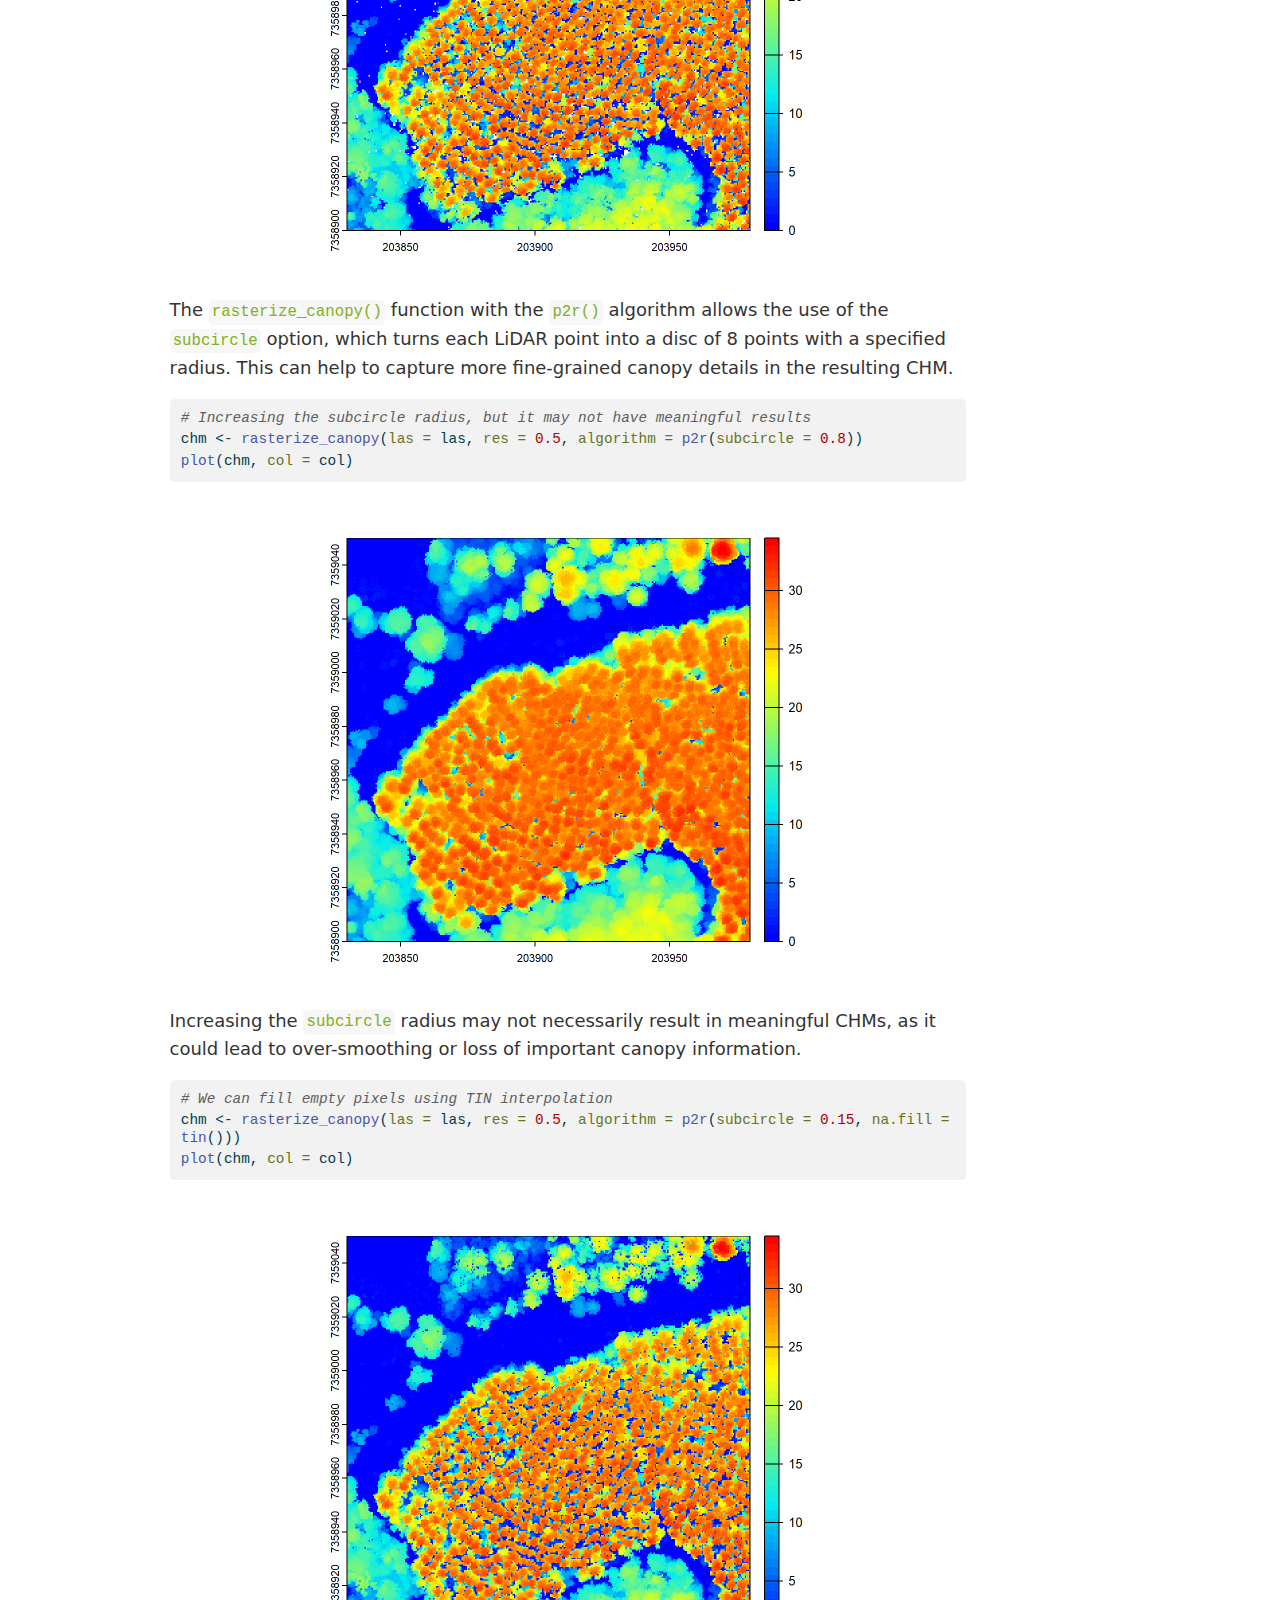
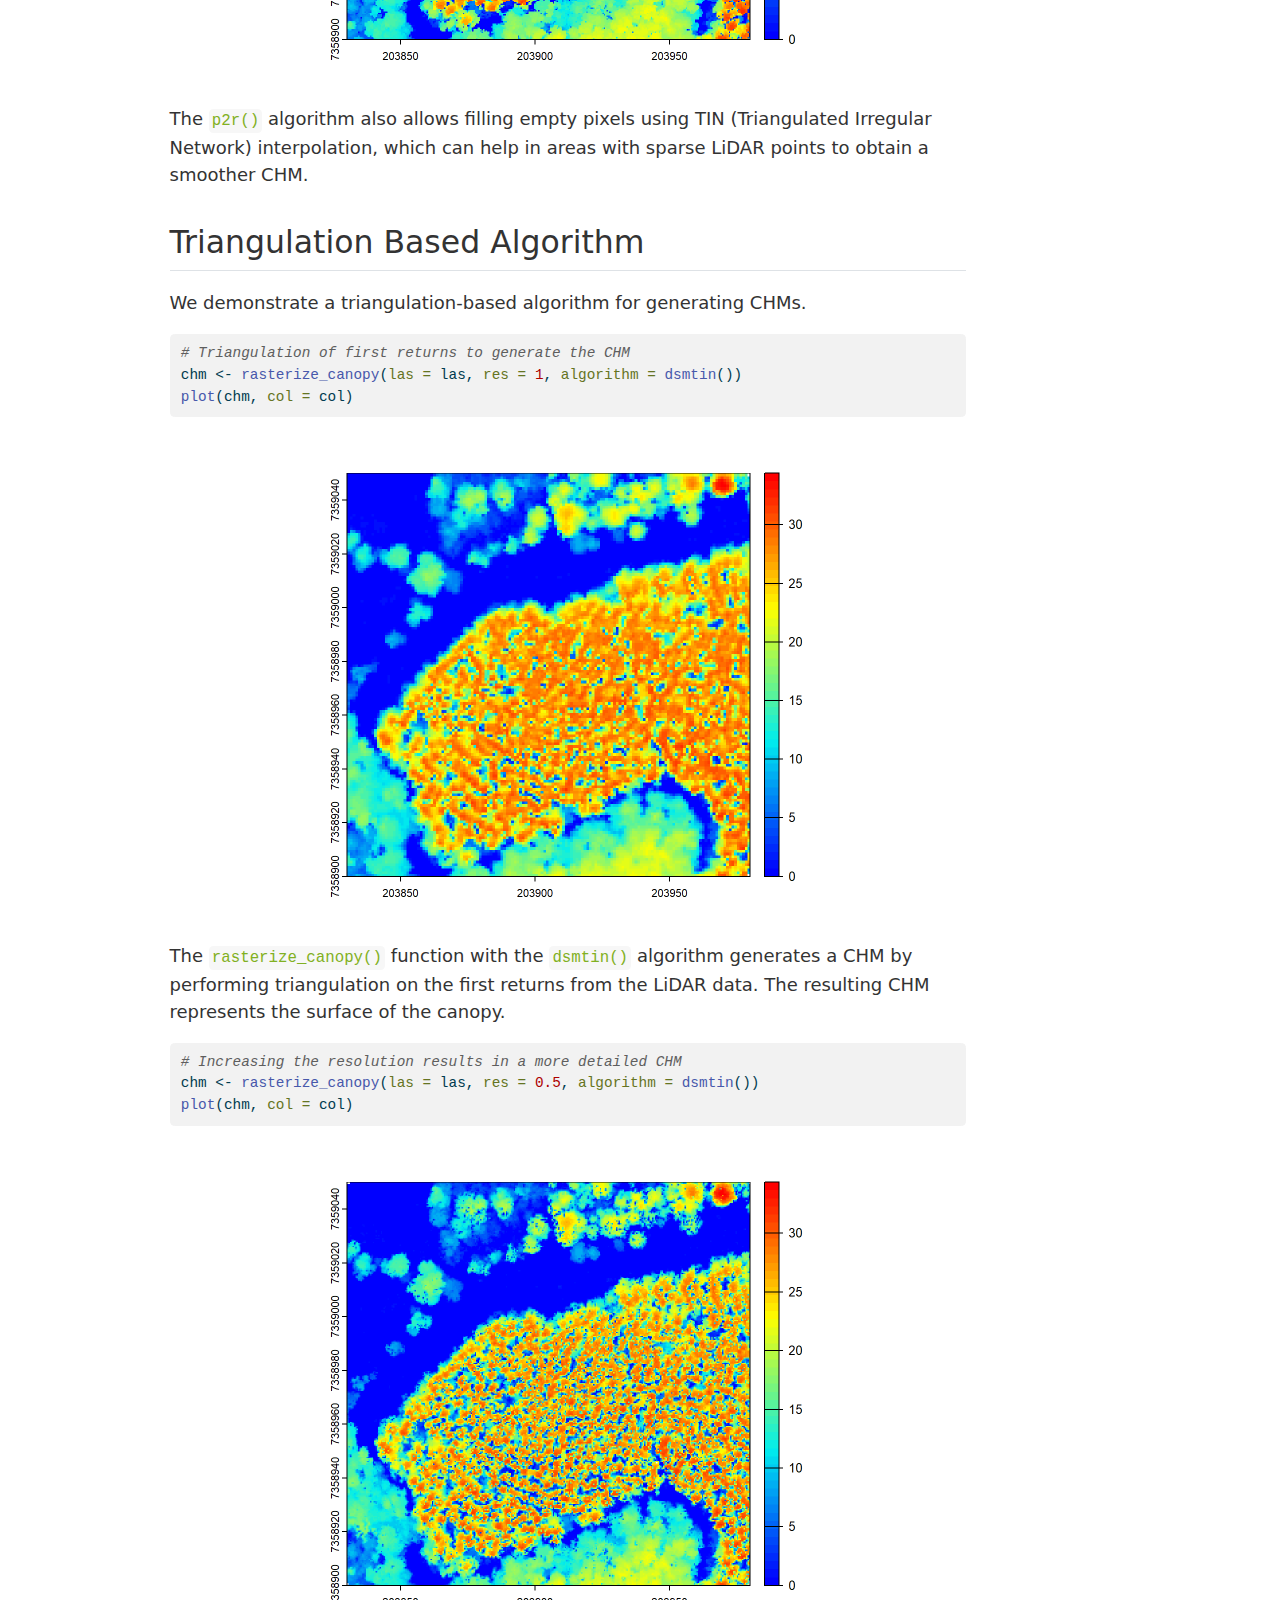
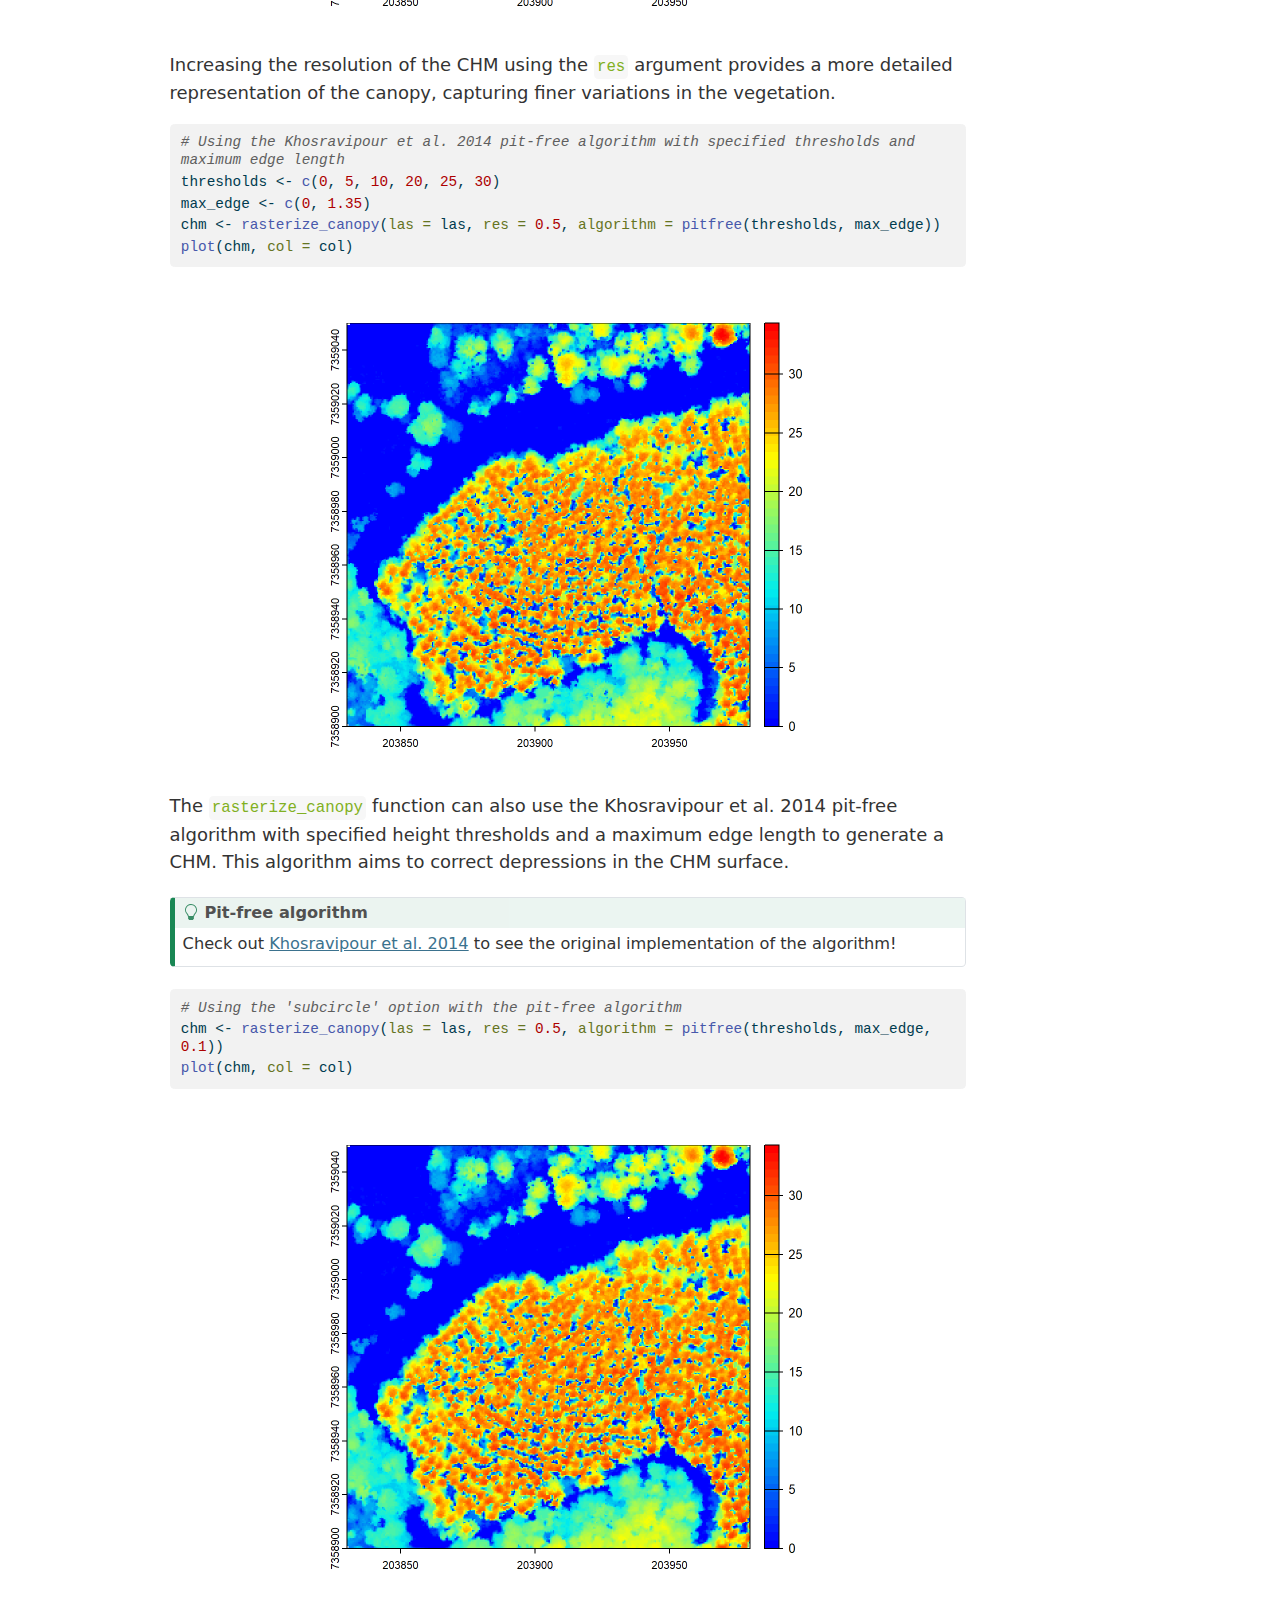
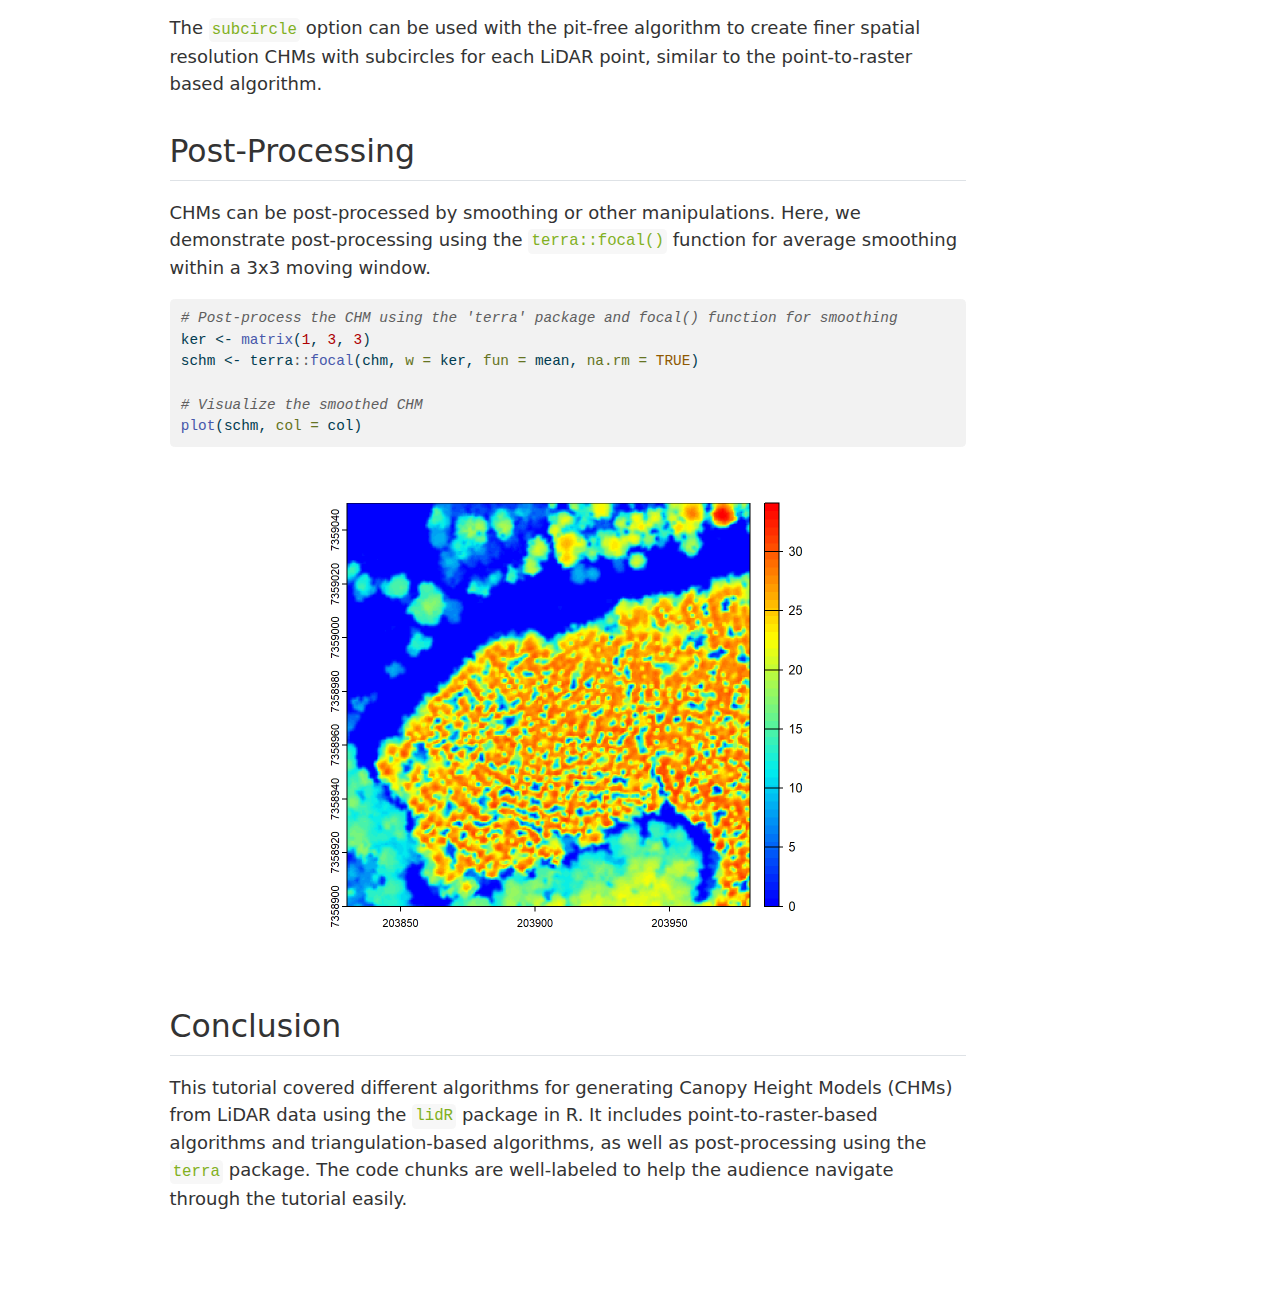
<file: docs/04_chm.html>
<!DOCTYPE html>
<html xmlns="http://www.w3.org/1999/xhtml" lang="en" xml:lang="en"><head>

<meta charset="utf-8">
<meta name="generator" content="quarto-1.0.35">

<meta name="viewport" content="width=device-width, initial-scale=1.0, user-scalable=yes">


<title>lidRtutorial - Canopy Height Models</title>
<style>
code{white-space: pre-wrap;}
span.smallcaps{font-variant: small-caps;}
span.underline{text-decoration: underline;}
div.column{display: inline-block; vertical-align: top; width: 50%;}
div.hanging-indent{margin-left: 1.5em; text-indent: -1.5em;}
ul.task-list{list-style: none;}
pre > code.sourceCode { white-space: pre; position: relative; }
pre > code.sourceCode > span { display: inline-block; line-height: 1.25; }
pre > code.sourceCode > span:empty { height: 1.2em; }
.sourceCode { overflow: visible; }
code.sourceCode > span { color: inherit; text-decoration: inherit; }
div.sourceCode { margin: 1em 0; }
pre.sourceCode { margin: 0; }
@media screen {
div.sourceCode { overflow: auto; }
}
@media print {
pre > code.sourceCode { white-space: pre-wrap; }
pre > code.sourceCode > span { text-indent: -5em; padding-left: 5em; }
}
pre.numberSource code
  { counter-reset: source-line 0; }
pre.numberSource code > span
  { position: relative; left: -4em; counter-increment: source-line; }
pre.numberSource code > span > a:first-child::before
  { content: counter(source-line);
    position: relative; left: -1em; text-align: right; vertical-align: baseline;
    border: none; display: inline-block;
    -webkit-touch-callout: none; -webkit-user-select: none;
    -khtml-user-select: none; -moz-user-select: none;
    -ms-user-select: none; user-select: none;
    padding: 0 4px; width: 4em;
    color: #aaaaaa;
  }
pre.numberSource { margin-left: 3em; border-left: 1px solid #aaaaaa;  padding-left: 4px; }
div.sourceCode
  {   }
@media screen {
pre > code.sourceCode > span > a:first-child::before { text-decoration: underline; }
}
code span.al { color: #ff0000; font-weight: bold; } /* Alert */
code span.an { color: #60a0b0; font-weight: bold; font-style: italic; } /* Annotation */
code span.at { color: #7d9029; } /* Attribute */
code span.bn { color: #40a070; } /* BaseN */
code span.bu { } /* BuiltIn */
code span.cf { color: #007020; font-weight: bold; } /* ControlFlow */
code span.ch { color: #4070a0; } /* Char */
code span.cn { color: #880000; } /* Constant */
code span.co { color: #60a0b0; font-style: italic; } /* Comment */
code span.cv { color: #60a0b0; font-weight: bold; font-style: italic; } /* CommentVar */
code span.do { color: #ba2121; font-style: italic; } /* Documentation */
code span.dt { color: #902000; } /* DataType */
code span.dv { color: #40a070; } /* DecVal */
code span.er { color: #ff0000; font-weight: bold; } /* Error */
code span.ex { } /* Extension */
code span.fl { color: #40a070; } /* Float */
code span.fu { color: #06287e; } /* Function */
code span.im { } /* Import */
code span.in { color: #60a0b0; font-weight: bold; font-style: italic; } /* Information */
code span.kw { color: #007020; font-weight: bold; } /* Keyword */
code span.op { color: #666666; } /* Operator */
code span.ot { color: #007020; } /* Other */
code span.pp { color: #bc7a00; } /* Preprocessor */
code span.sc { color: #4070a0; } /* SpecialChar */
code span.ss { color: #bb6688; } /* SpecialString */
code span.st { color: #4070a0; } /* String */
code span.va { color: #19177c; } /* Variable */
code span.vs { color: #4070a0; } /* VerbatimString */
code span.wa { color: #60a0b0; font-weight: bold; font-style: italic; } /* Warning */
</style>


<script src="site_libs/quarto-nav/quarto-nav.js"></script>
<script src="site_libs/quarto-nav/headroom.min.js"></script>
<script src="site_libs/clipboard/clipboard.min.js"></script>
<script src="site_libs/quarto-search/autocomplete.umd.js"></script>
<script src="site_libs/quarto-search/fuse.min.js"></script>
<script src="site_libs/quarto-search/quarto-search.js"></script>
<meta name="quarto:offset" content="./">
<link href="./images/favicon/apple-touch-icon.png" rel="icon" type="image/png">
<script src="site_libs/quarto-html/quarto.js"></script>
<script src="site_libs/quarto-html/popper.min.js"></script>
<script src="site_libs/quarto-html/tippy.umd.min.js"></script>
<script src="site_libs/quarto-html/anchor.min.js"></script>
<link href="site_libs/quarto-html/tippy.css" rel="stylesheet">
<link href="site_libs/quarto-html/quarto-syntax-highlighting.css" rel="stylesheet" id="quarto-text-highlighting-styles">
<script src="site_libs/bootstrap/bootstrap.min.js"></script>
<link href="site_libs/bootstrap/bootstrap-icons.css" rel="stylesheet">
<link href="site_libs/bootstrap/bootstrap.min.css" rel="stylesheet" id="quarto-bootstrap" data-mode="light">
<script id="quarto-search-options" type="application/json">{
  "location": "navbar",
  "copy-button": false,
  "collapse-after": 3,
  "panel-placement": "end",
  "type": "overlay",
  "limit": 20,
  "language": {
    "search-no-results-text": "No results",
    "search-matching-documents-text": "matching documents",
    "search-copy-link-title": "Copy link to search",
    "search-hide-matches-text": "Hide additional matches",
    "search-more-match-text": "more match in this document",
    "search-more-matches-text": "more matches in this document",
    "search-clear-button-title": "Clear",
    "search-detached-cancel-button-title": "Cancel",
    "search-submit-button-title": "Submit"
  }
}</script>


<link rel="stylesheet" href="assets/custom.css">
</head>

<body class="nav-fixed">

<div id="quarto-search-results"></div>
  <header id="quarto-header" class="headroom fixed-top">
    <nav class="navbar navbar-expand-lg navbar-dark ">
      <div class="navbar-container container-fluid">
      <a class="navbar-brand" href="./index.html">
    <img src="./img/logo.png" alt="">
    <span class="navbar-title">lidRtutorial</span>
  </a>
          <button class="navbar-toggler" type="button" data-bs-toggle="collapse" data-bs-target="#navbarCollapse" aria-controls="navbarCollapse" aria-expanded="false" aria-label="Toggle navigation" onclick="if (window.quartoToggleHeadroom) { window.quartoToggleHeadroom(); }">
  <span class="navbar-toggler-icon"></span>
</button>
          <div class="collapse navbar-collapse" id="navbarCollapse">
            <ul class="navbar-nav navbar-nav-scroll me-auto">
  <li class="nav-item">
    <a class="nav-link" href="./01_read.html">1-LAS</a>
  </li>  
  <li class="nav-item">
    <a class="nav-link" href="./02_roi.html">2-ROI</a>
  </li>  
  <li class="nav-item">
    <a class="nav-link" href="./03_aba.html">3-ABA</a>
  </li>  
  <li class="nav-item">
    <a class="nav-link active" href="./04_chm.html" aria-current="page">4-CHM</a>
  </li>  
  <li class="nav-item">
    <a class="nav-link" href="./05_dtm.html">5-DTM</a>
  </li>  
  <li class="nav-item">
    <a class="nav-link" href="./06_its.html">6-ITS</a>
  </li>  
  <li class="nav-item">
    <a class="nav-link" href="./07_engine.html">7-LASCATALOG</a>
  </li>  
  <li class="nav-item">
    <a class="nav-link" href="./08_engine2.html">8-ENGINE</a>
  </li>  
  <li class="nav-item">
    <a class="nav-link" href="./09_solutions.html">9-SOLUTIONS</a>
  </li>  
</ul>
              <div id="quarto-search" class="" title="Search"></div>
          </div> <!-- /navcollapse -->
      </div> <!-- /container-fluid -->
    </nav>
</header>
<!-- content -->
<div id="quarto-content" class="quarto-container page-columns page-rows-contents page-layout-article page-navbar">
<!-- sidebar -->
<!-- margin-sidebar -->
    <div id="quarto-margin-sidebar" class="sidebar margin-sidebar">
        <nav id="TOC" role="doc-toc">
    <h2 id="toc-title">On this page</h2>
   
  <ul>
  <li><a href="#relevant-resources" id="toc-relevant-resources" class="nav-link active" data-scroll-target="#relevant-resources">Relevant Resources</a></li>
  <li><a href="#overview" id="toc-overview" class="nav-link" data-scroll-target="#overview">Overview</a></li>
  <li><a href="#environment" id="toc-environment" class="nav-link" data-scroll-target="#environment">Environment</a></li>
  <li><a href="#data-preprocessing" id="toc-data-preprocessing" class="nav-link" data-scroll-target="#data-preprocessing">Data Preprocessing</a></li>
  <li><a href="#point-to-raster-based-algorithm" id="toc-point-to-raster-based-algorithm" class="nav-link" data-scroll-target="#point-to-raster-based-algorithm">Point-to-Raster Based Algorithm</a></li>
  <li><a href="#triangulation-based-algorithm" id="toc-triangulation-based-algorithm" class="nav-link" data-scroll-target="#triangulation-based-algorithm">Triangulation Based Algorithm</a></li>
  <li><a href="#post-processing" id="toc-post-processing" class="nav-link" data-scroll-target="#post-processing">Post-Processing</a></li>
  <li><a href="#conclusion" id="toc-conclusion" class="nav-link" data-scroll-target="#conclusion">Conclusion</a></li>
  </ul>
</nav>
    </div>
<!-- main -->
<main class="content" id="quarto-document-content">

<header id="title-block-header" class="quarto-title-block default">
<div class="quarto-title">
<h1 class="title">Canopy Height Models</h1>
</div>



<div class="quarto-title-meta">

    
    
  </div>
  

</header>

<div class="cell" data-warnings="false">

</div>
<section id="relevant-resources" class="level2">
<h2 class="anchored" data-anchor-id="relevant-resources">Relevant Resources</h2>
<ul>
<li><a href="https://github.com/tgoodbody/lidRtutorial/blob/main/R/04_chm.R">Code</a></li>
<li><a href="https://r-lidar.github.io/lidRbook/chm.html">lidRbook section</a></li>
</ul>
</section>
<section id="overview" class="level2">
<h2 class="anchored" data-anchor-id="overview">Overview</h2>
<p>This code demonstrates the creation of a Canopy Height Model (CHM). It shows different algorithms for generating CHMs and provides options for adjusting resolution and filling empty pixels.</p>
</section>
<section id="environment" class="level2">
<h2 class="anchored" data-anchor-id="environment">Environment</h2>
<div class="cell" data-layout-align="center" data-warnings="false">
<div class="sourceCode cell-code" id="cb1"><pre class="sourceCode r code-with-copy"><code class="sourceCode r"><span id="cb1-1"><a href="#cb1-1" aria-hidden="true" tabindex="-1"></a><span class="co"># Clear environment</span></span>
<span id="cb1-2"><a href="#cb1-2" aria-hidden="true" tabindex="-1"></a><span class="fu">rm</span>(<span class="at">list =</span> <span class="fu">ls</span>(<span class="fu">globalenv</span>()))</span>
<span id="cb1-3"><a href="#cb1-3" aria-hidden="true" tabindex="-1"></a></span>
<span id="cb1-4"><a href="#cb1-4" aria-hidden="true" tabindex="-1"></a><span class="co"># Load packages</span></span>
<span id="cb1-5"><a href="#cb1-5" aria-hidden="true" tabindex="-1"></a><span class="fu">library</span>(lidR)</span>
<span id="cb1-6"><a href="#cb1-6" aria-hidden="true" tabindex="-1"></a><span class="fu">library</span>(microbenchmark)</span>
<span id="cb1-7"><a href="#cb1-7" aria-hidden="true" tabindex="-1"></a><span class="fu">library</span>(terra)</span></code><button title="Copy to Clipboard" class="code-copy-button"><i class="bi"></i></button></pre></div>
</div>
</section>
<section id="data-preprocessing" class="level2">
<h2 class="anchored" data-anchor-id="data-preprocessing">Data Preprocessing</h2>
<p>We load the LiDAR, keep a random fraction to reduce point density, and visualize the resulting point cloud.</p>
<div class="cell" data-layout-align="center">
<div class="sourceCode cell-code" id="cb2"><pre class="sourceCode r code-with-copy"><code class="sourceCode r"><span id="cb2-1"><a href="#cb2-1" aria-hidden="true" tabindex="-1"></a><span class="co"># Load LiDAR data and reduce point density</span></span>
<span id="cb2-2"><a href="#cb2-2" aria-hidden="true" tabindex="-1"></a>las <span class="ot">&lt;-</span> <span class="fu">readLAS</span>(<span class="at">files =</span> <span class="st">"data/MixedEucaNat_normalized.laz"</span>, <span class="at">filter =</span> <span class="st">"-keep_random_fraction 0.4 -set_withheld_flag 0"</span>)</span>
<span id="cb2-3"><a href="#cb2-3" aria-hidden="true" tabindex="-1"></a>col <span class="ot">&lt;-</span> <span class="fu">height.colors</span>(<span class="dv">50</span>)</span></code><button title="Copy to Clipboard" class="code-copy-button"><i class="bi"></i></button></pre></div>
</div>
<div class="sourceCode" id="cb3"><pre class="sourceCode r code-with-copy"><code class="sourceCode r"><span id="cb3-1"><a href="#cb3-1" aria-hidden="true" tabindex="-1"></a><span class="co"># Visualize the LiDAR point cloud</span></span>
<span id="cb3-2"><a href="#cb3-2" aria-hidden="true" tabindex="-1"></a><span class="fu">plot</span>(las)</span></code><button title="Copy to Clipboard" class="code-copy-button"><i class="bi"></i></button></pre></div>
<div class="cell" data-layout-align="center" data-rgl="true">
<div class="cell-output-display">
<div class="quarto-figure quarto-figure-center">
<figure class="figure">
<p><img src="04_chm_files/figure-html/chm_las-1.png" class="img-fluid figure-img" width="768"></p>
</figure>
</div>
</div>
</div>
</section>
<section id="point-to-raster-based-algorithm" class="level2">
<h2 class="anchored" data-anchor-id="point-to-raster-based-algorithm">Point-to-Raster Based Algorithm</h2>
<p>We demonstrate a simple method for generating Canopy Height Models (CHMs) that assigns the elevation of the highest point to each pixel at a 2 meter spatial resolution.</p>
<div class="cell" data-layout-align="center">
<div class="sourceCode cell-code" id="cb4"><pre class="sourceCode r code-with-copy"><code class="sourceCode r"><span id="cb4-1"><a href="#cb4-1" aria-hidden="true" tabindex="-1"></a><span class="co"># Generate the CHM using a simple point-to-raster based algorithm</span></span>
<span id="cb4-2"><a href="#cb4-2" aria-hidden="true" tabindex="-1"></a>chm <span class="ot">&lt;-</span> <span class="fu">rasterize_canopy</span>(<span class="at">las =</span> las, <span class="at">res =</span> <span class="dv">2</span>, <span class="at">algorithm =</span> <span class="fu">p2r</span>())</span>
<span id="cb4-3"><a href="#cb4-3" aria-hidden="true" tabindex="-1"></a></span>
<span id="cb4-4"><a href="#cb4-4" aria-hidden="true" tabindex="-1"></a><span class="co"># Visualize the CHM</span></span>
<span id="cb4-5"><a href="#cb4-5" aria-hidden="true" tabindex="-1"></a><span class="fu">plot</span>(chm, <span class="at">col =</span> col)</span></code><button title="Copy to Clipboard" class="code-copy-button"><i class="bi"></i></button></pre></div>
<div class="cell-output-display">
<div class="quarto-figure quarto-figure-center">
<figure class="figure">
<p><img src="04_chm_files/figure-html/point_to_raster_algorithm-1.png" class="img-fluid figure-img" width="672"></p>
</figure>
</div>
</div>
</div>
<p>In the first code chunk, we generate a CHM using a point-to-raster based algorithm. The <code>rasterize_canopy()</code> function with the <code>p2r()</code> algorithm assigns the elevation of the highest point within each grid cell to the corresponding pixel. The resulting CHM is then visualized using the <code>plot()</code> function.</p>
<div class="cell" data-layout-align="center">
<div class="sourceCode cell-code" id="cb5"><pre class="sourceCode r code-with-copy"><code class="sourceCode r"><span id="cb5-1"><a href="#cb5-1" aria-hidden="true" tabindex="-1"></a><span class="co"># Compute max height using pixel_metrics</span></span>
<span id="cb5-2"><a href="#cb5-2" aria-hidden="true" tabindex="-1"></a>chm <span class="ot">&lt;-</span> <span class="fu">pixel_metrics</span>(<span class="at">las =</span> las, <span class="at">func =</span> <span class="sc">~</span><span class="fu">max</span>(Z), <span class="at">res =</span> <span class="dv">2</span>)</span>
<span id="cb5-3"><a href="#cb5-3" aria-hidden="true" tabindex="-1"></a></span>
<span id="cb5-4"><a href="#cb5-4" aria-hidden="true" tabindex="-1"></a><span class="co"># Visualize the CHM</span></span>
<span id="cb5-5"><a href="#cb5-5" aria-hidden="true" tabindex="-1"></a><span class="fu">plot</span>(chm, <span class="at">col =</span> col)</span></code><button title="Copy to Clipboard" class="code-copy-button"><i class="bi"></i></button></pre></div>
<div class="cell-output-display">
<div class="quarto-figure quarto-figure-center">
<figure class="figure">
<p><img src="04_chm_files/figure-html/point_to_raster_algorithm_equivalent-1.png" class="img-fluid figure-img" width="672"></p>
</figure>
</div>
</div>
</div>
<p>The code chunk above shows that the point-to-raster based algorithm is equivalent to using <code>pixel_metrics</code> with a function that computes the maximum height (<code>max(Z)</code>) within each grid cell. The resulting CHM is visualized using the <code>plot()</code> function.</p>
<div class="cell" data-layout-align="center">
<div class="sourceCode cell-code" id="cb6"><pre class="sourceCode r code-with-copy"><code class="sourceCode r"><span id="cb6-1"><a href="#cb6-1" aria-hidden="true" tabindex="-1"></a><span class="co"># However, the rasterize_canopy algorithm is optimized</span></span>
<span id="cb6-2"><a href="#cb6-2" aria-hidden="true" tabindex="-1"></a>microbenchmark<span class="sc">::</span><span class="fu">microbenchmark</span>(<span class="at">canopy =</span> <span class="fu">rasterize_canopy</span>(<span class="at">las =</span> las, <span class="at">res =</span> <span class="dv">1</span>, <span class="at">algorithm =</span> <span class="fu">p2r</span>()),</span>
<span id="cb6-3"><a href="#cb6-3" aria-hidden="true" tabindex="-1"></a>                               <span class="at">metrics =</span> <span class="fu">pixel_metrics</span>(<span class="at">las =</span> las, <span class="at">func =</span> <span class="sc">~</span><span class="fu">max</span>(Z), <span class="at">res =</span> <span class="dv">1</span>),</span>
<span id="cb6-4"><a href="#cb6-4" aria-hidden="true" tabindex="-1"></a>                               <span class="at">times =</span> <span class="dv">10</span>)</span>
<span id="cb6-5"><a href="#cb6-5" aria-hidden="true" tabindex="-1"></a><span class="co">#&gt; Unit: milliseconds</span></span>
<span id="cb6-6"><a href="#cb6-6" aria-hidden="true" tabindex="-1"></a><span class="co">#&gt;     expr      min       lq      mean    median       uq      max neval</span></span>
<span id="cb6-7"><a href="#cb6-7" aria-hidden="true" tabindex="-1"></a><span class="co">#&gt;   canopy  44.6182  45.2379  53.65068  50.36625  55.3493  74.6721    10</span></span>
<span id="cb6-8"><a href="#cb6-8" aria-hidden="true" tabindex="-1"></a><span class="co">#&gt;  metrics 102.6110 106.3297 124.72135 129.38910 133.0121 147.4105    10</span></span></code><button title="Copy to Clipboard" class="code-copy-button"><i class="bi"></i></button></pre></div>
</div>
<p>The above code chunk uses <code>microbenchmark::microbenchmark()</code> to compare the performance of the <code>rasterize_canopy()</code> function with <code>p2r()</code> algorithm and <code>pixel_metrics()</code> function with <code>max(Z)</code> for maximum height computation. It demonstrates that the <code>rasterize_canopy()</code> function is optimized for generating CHMs.</p>
<div class="cell" data-layout-align="center">
<div class="sourceCode cell-code" id="cb7"><pre class="sourceCode r code-with-copy"><code class="sourceCode r"><span id="cb7-1"><a href="#cb7-1" aria-hidden="true" tabindex="-1"></a><span class="co"># Make spatial resolution 1 m</span></span>
<span id="cb7-2"><a href="#cb7-2" aria-hidden="true" tabindex="-1"></a>chm <span class="ot">&lt;-</span> <span class="fu">rasterize_canopy</span>(<span class="at">las =</span> las, <span class="at">res =</span> <span class="dv">1</span>, <span class="at">algorithm =</span> <span class="fu">p2r</span>())</span>
<span id="cb7-3"><a href="#cb7-3" aria-hidden="true" tabindex="-1"></a><span class="fu">plot</span>(chm, <span class="at">col =</span> col)</span></code><button title="Copy to Clipboard" class="code-copy-button"><i class="bi"></i></button></pre></div>
<div class="cell-output-display">
<div class="quarto-figure quarto-figure-center">
<figure class="figure">
<p><img src="04_chm_files/figure-html/point_to_raster_algorithm_higher_resolution-1.png" class="img-fluid figure-img" width="672"></p>
</figure>
</div>
</div>
</div>
<p>By increasing the resolution of the CHM (reducing the grid cell size), we get a more detailed representation of the canopy, but also have more empty pixels.</p>
<div class="cell" data-layout-align="center">
<div class="sourceCode cell-code" id="cb8"><pre class="sourceCode r code-with-copy"><code class="sourceCode r"><span id="cb8-1"><a href="#cb8-1" aria-hidden="true" tabindex="-1"></a><span class="co"># Using the 'subcircle' option turns each point into a disc of 8 points with a radius r</span></span>
<span id="cb8-2"><a href="#cb8-2" aria-hidden="true" tabindex="-1"></a>chm <span class="ot">&lt;-</span> <span class="fu">rasterize_canopy</span>(<span class="at">las =</span> las, <span class="at">res =</span> <span class="fl">0.5</span>, <span class="at">algorithm =</span> <span class="fu">p2r</span>(<span class="at">subcircle =</span> <span class="fl">0.15</span>))</span>
<span id="cb8-3"><a href="#cb8-3" aria-hidden="true" tabindex="-1"></a><span class="fu">plot</span>(chm, <span class="at">col =</span> col)</span></code><button title="Copy to Clipboard" class="code-copy-button"><i class="bi"></i></button></pre></div>
<div class="cell-output-display">
<div class="quarto-figure quarto-figure-center">
<figure class="figure">
<p><img src="04_chm_files/figure-html/point_to_raster_algorithm_subcircle-1.png" class="img-fluid figure-img" width="672"></p>
</figure>
</div>
</div>
</div>
<p>The <code>rasterize_canopy()</code> function with the <code>p2r()</code> algorithm allows the use of the <code>subcircle</code> option, which turns each LiDAR point into a disc of 8 points with a specified radius. This can help to capture more fine-grained canopy details in the resulting CHM.</p>
<div class="cell" data-layout-align="center">
<div class="sourceCode cell-code" id="cb9"><pre class="sourceCode r code-with-copy"><code class="sourceCode r"><span id="cb9-1"><a href="#cb9-1" aria-hidden="true" tabindex="-1"></a><span class="co"># Increasing the subcircle radius, but it may not have meaningful results</span></span>
<span id="cb9-2"><a href="#cb9-2" aria-hidden="true" tabindex="-1"></a>chm <span class="ot">&lt;-</span> <span class="fu">rasterize_canopy</span>(<span class="at">las =</span> las, <span class="at">res =</span> <span class="fl">0.5</span>, <span class="at">algorithm =</span> <span class="fu">p2r</span>(<span class="at">subcircle =</span> <span class="fl">0.8</span>))</span>
<span id="cb9-3"><a href="#cb9-3" aria-hidden="true" tabindex="-1"></a><span class="fu">plot</span>(chm, <span class="at">col =</span> col)</span></code><button title="Copy to Clipboard" class="code-copy-button"><i class="bi"></i></button></pre></div>
<div class="cell-output-display">
<div class="quarto-figure quarto-figure-center">
<figure class="figure">
<p><img src="04_chm_files/figure-html/point_to_raster_algorithm_larger_subcircle_radius-1.png" class="img-fluid figure-img" width="672"></p>
</figure>
</div>
</div>
</div>
<p>Increasing the <code>subcircle</code> radius may not necessarily result in meaningful CHMs, as it could lead to over-smoothing or loss of important canopy information.</p>
<div class="cell" data-layout-align="center">
<div class="sourceCode cell-code" id="cb10"><pre class="sourceCode r code-with-copy"><code class="sourceCode r"><span id="cb10-1"><a href="#cb10-1" aria-hidden="true" tabindex="-1"></a><span class="co"># We can fill empty pixels using TIN interpolation</span></span>
<span id="cb10-2"><a href="#cb10-2" aria-hidden="true" tabindex="-1"></a>chm <span class="ot">&lt;-</span> <span class="fu">rasterize_canopy</span>(<span class="at">las =</span> las, <span class="at">res =</span> <span class="fl">0.5</span>, <span class="at">algorithm =</span> <span class="fu">p2r</span>(<span class="at">subcircle =</span> <span class="fl">0.15</span>, <span class="at">na.fill =</span> <span class="fu">tin</span>()))</span>
<span id="cb10-3"><a href="#cb10-3" aria-hidden="true" tabindex="-1"></a><span class="fu">plot</span>(chm, <span class="at">col =</span> col)</span></code><button title="Copy to Clipboard" class="code-copy-button"><i class="bi"></i></button></pre></div>
<div class="cell-output-display">
<div class="quarto-figure quarto-figure-center">
<figure class="figure">
<p><img src="04_chm_files/figure-html/point_to_raster_algorithm_fill_empty_pixels-1.png" class="img-fluid figure-img" width="672"></p>
</figure>
</div>
</div>
</div>
<p>The <code>p2r()</code> algorithm also allows filling empty pixels using TIN (Triangulated Irregular Network) interpolation, which can help in areas with sparse LiDAR points to obtain a smoother CHM.</p>
</section>
<section id="triangulation-based-algorithm" class="level2">
<h2 class="anchored" data-anchor-id="triangulation-based-algorithm">Triangulation Based Algorithm</h2>
<p>We demonstrate a triangulation-based algorithm for generating CHMs.</p>
<div class="cell" data-layout-align="center">
<div class="sourceCode cell-code" id="cb11"><pre class="sourceCode r code-with-copy"><code class="sourceCode r"><span id="cb11-1"><a href="#cb11-1" aria-hidden="true" tabindex="-1"></a><span class="co"># Triangulation of first returns to generate the CHM</span></span>
<span id="cb11-2"><a href="#cb11-2" aria-hidden="true" tabindex="-1"></a>chm <span class="ot">&lt;-</span> <span class="fu">rasterize_canopy</span>(<span class="at">las =</span> las, <span class="at">res =</span> <span class="dv">1</span>, <span class="at">algorithm =</span> <span class="fu">dsmtin</span>())</span>
<span id="cb11-3"><a href="#cb11-3" aria-hidden="true" tabindex="-1"></a><span class="fu">plot</span>(chm, <span class="at">col =</span> col)</span></code><button title="Copy to Clipboard" class="code-copy-button"><i class="bi"></i></button></pre></div>
<div class="cell-output-display">
<div class="quarto-figure quarto-figure-center">
<figure class="figure">
<p><img src="04_chm_files/figure-html/triangulation_algorithm-1.png" class="img-fluid figure-img" width="672"></p>
</figure>
</div>
</div>
</div>
<p>The <code>rasterize_canopy()</code> function with the <code>dsmtin()</code> algorithm generates a CHM by performing triangulation on the first returns from the LiDAR data. The resulting CHM represents the surface of the canopy.</p>
<div class="cell" data-layout-align="center">
<div class="sourceCode cell-code" id="cb12"><pre class="sourceCode r code-with-copy"><code class="sourceCode r"><span id="cb12-1"><a href="#cb12-1" aria-hidden="true" tabindex="-1"></a><span class="co"># Increasing the resolution results in a more detailed CHM</span></span>
<span id="cb12-2"><a href="#cb12-2" aria-hidden="true" tabindex="-1"></a>chm <span class="ot">&lt;-</span> <span class="fu">rasterize_canopy</span>(<span class="at">las =</span> las, <span class="at">res =</span> <span class="fl">0.5</span>, <span class="at">algorithm =</span> <span class="fu">dsmtin</span>())</span>
<span id="cb12-3"><a href="#cb12-3" aria-hidden="true" tabindex="-1"></a><span class="fu">plot</span>(chm, <span class="at">col =</span> col)</span></code><button title="Copy to Clipboard" class="code-copy-button"><i class="bi"></i></button></pre></div>
<div class="cell-output-display">
<div class="quarto-figure quarto-figure-center">
<figure class="figure">
<p><img src="04_chm_files/figure-html/triangulation_algorithm_higher_resolution-1.png" class="img-fluid figure-img" width="672"></p>
</figure>
</div>
</div>
</div>
<p>Increasing the resolution of the CHM using the <code>res</code> argument provides a more detailed representation of the canopy, capturing finer variations in the vegetation.</p>
<div class="cell" data-layout-align="center">
<div class="sourceCode cell-code" id="cb13"><pre class="sourceCode r code-with-copy"><code class="sourceCode r"><span id="cb13-1"><a href="#cb13-1" aria-hidden="true" tabindex="-1"></a><span class="co"># Using the Khosravipour et al. 2014 pit-free algorithm with specified thresholds and maximum edge length</span></span>
<span id="cb13-2"><a href="#cb13-2" aria-hidden="true" tabindex="-1"></a>thresholds <span class="ot">&lt;-</span> <span class="fu">c</span>(<span class="dv">0</span>, <span class="dv">5</span>, <span class="dv">10</span>, <span class="dv">20</span>, <span class="dv">25</span>, <span class="dv">30</span>)</span>
<span id="cb13-3"><a href="#cb13-3" aria-hidden="true" tabindex="-1"></a>max_edge <span class="ot">&lt;-</span> <span class="fu">c</span>(<span class="dv">0</span>, <span class="fl">1.35</span>)</span>
<span id="cb13-4"><a href="#cb13-4" aria-hidden="true" tabindex="-1"></a>chm <span class="ot">&lt;-</span> <span class="fu">rasterize_canopy</span>(<span class="at">las =</span> las, <span class="at">res =</span> <span class="fl">0.5</span>, <span class="at">algorithm =</span> <span class="fu">pitfree</span>(thresholds, max_edge))</span>
<span id="cb13-5"><a href="#cb13-5" aria-hidden="true" tabindex="-1"></a><span class="fu">plot</span>(chm, <span class="at">col =</span> col)</span></code><button title="Copy to Clipboard" class="code-copy-button"><i class="bi"></i></button></pre></div>
<div class="cell-output-display">
<div class="quarto-figure quarto-figure-center">
<figure class="figure">
<p><img src="04_chm_files/figure-html/triangulation_algorithm_pitfree-1.png" class="img-fluid figure-img" width="672"></p>
</figure>
</div>
</div>
</div>
<p>The <code>rasterize_canopy</code> function can also use the Khosravipour et al.&nbsp;2014 pit-free algorithm with specified height thresholds and a maximum edge length to generate a CHM. This algorithm aims to correct depressions in the CHM surface.</p>
<div class="callout-tip callout callout-style-default callout-captioned">
<div class="callout-header d-flex align-content-center">
<div class="callout-icon-container">
<i class="callout-icon"></i>
</div>
<div class="callout-caption-container flex-fill">
Pit-free algorithm
</div>
</div>
<div class="callout-body-container callout-body">
<p>Check out <a href="https://www.ingentaconnect.com/content/asprs/pers/2014/00000080/00000009/art00003?crawler=true">Khosravipour et al.&nbsp;2014</a> to see the original implementation of the algorithm!</p>
</div>
</div>
<div class="cell" data-layout-align="center">
<div class="sourceCode cell-code" id="cb14"><pre class="sourceCode r code-with-copy"><code class="sourceCode r"><span id="cb14-1"><a href="#cb14-1" aria-hidden="true" tabindex="-1"></a><span class="co"># Using the 'subcircle' option with the pit-free algorithm</span></span>
<span id="cb14-2"><a href="#cb14-2" aria-hidden="true" tabindex="-1"></a>chm <span class="ot">&lt;-</span> <span class="fu">rasterize_canopy</span>(<span class="at">las =</span> las, <span class="at">res =</span> <span class="fl">0.5</span>, <span class="at">algorithm =</span> <span class="fu">pitfree</span>(thresholds, max_edge, <span class="fl">0.1</span>))</span>
<span id="cb14-3"><a href="#cb14-3" aria-hidden="true" tabindex="-1"></a><span class="fu">plot</span>(chm, <span class="at">col =</span> col)</span></code><button title="Copy to Clipboard" class="code-copy-button"><i class="bi"></i></button></pre></div>
<div class="cell-output-display">
<div class="quarto-figure quarto-figure-center">
<figure class="figure">
<p><img src="04_chm_files/figure-html/triangulation_algorithm_subcircle-1.png" class="img-fluid figure-img" width="672"></p>
</figure>
</div>
</div>
</div>
<p>The <code>subcircle</code> option can be used with the pit-free algorithm to create finer spatial resolution CHMs with subcircles for each LiDAR point, similar to the point-to-raster based algorithm.</p>
</section>
<section id="post-processing" class="level2">
<h2 class="anchored" data-anchor-id="post-processing">Post-Processing</h2>
<p>CHMs can be post-processed by smoothing or other manipulations. Here, we demonstrate post-processing using the <code>terra::focal()</code> function for average smoothing within a 3x3 moving window.</p>
<div class="cell" data-layout-align="center">
<div class="sourceCode cell-code" id="cb15"><pre class="sourceCode r code-with-copy"><code class="sourceCode r"><span id="cb15-1"><a href="#cb15-1" aria-hidden="true" tabindex="-1"></a><span class="co"># Post-process the CHM using the 'terra' package and focal() function for smoothing</span></span>
<span id="cb15-2"><a href="#cb15-2" aria-hidden="true" tabindex="-1"></a>ker <span class="ot">&lt;-</span> <span class="fu">matrix</span>(<span class="dv">1</span>, <span class="dv">3</span>, <span class="dv">3</span>)</span>
<span id="cb15-3"><a href="#cb15-3" aria-hidden="true" tabindex="-1"></a>schm <span class="ot">&lt;-</span> terra<span class="sc">::</span><span class="fu">focal</span>(chm, <span class="at">w =</span> ker, <span class="at">fun =</span> mean, <span class="at">na.rm =</span> <span class="cn">TRUE</span>)</span>
<span id="cb15-4"><a href="#cb15-4" aria-hidden="true" tabindex="-1"></a></span>
<span id="cb15-5"><a href="#cb15-5" aria-hidden="true" tabindex="-1"></a><span class="co"># Visualize the smoothed CHM</span></span>
<span id="cb15-6"><a href="#cb15-6" aria-hidden="true" tabindex="-1"></a><span class="fu">plot</span>(schm, <span class="at">col =</span> col)</span></code><button title="Copy to Clipboard" class="code-copy-button"><i class="bi"></i></button></pre></div>
<div class="cell-output-display">
<div class="quarto-figure quarto-figure-center">
<figure class="figure">
<p><img src="04_chm_files/figure-html/post_processing-1.png" class="img-fluid figure-img" width="672"></p>
</figure>
</div>
</div>
</div>
</section>
<section id="conclusion" class="level2">
<h2 class="anchored" data-anchor-id="conclusion">Conclusion</h2>
<p>This tutorial covered different algorithms for generating Canopy Height Models (CHMs) from LiDAR data using the <code>lidR</code> package in R. It includes point-to-raster-based algorithms and triangulation-based algorithms, as well as post-processing using the <code>terra</code> package. The code chunks are well-labeled to help the audience navigate through the tutorial easily.</p>


</section>

</main> <!-- /main -->
<script id="quarto-html-after-body" type="application/javascript">
window.document.addEventListener("DOMContentLoaded", function (event) {
  const toggleBodyColorMode = (bsSheetEl) => {
    const mode = bsSheetEl.getAttribute("data-mode");
    const bodyEl = window.document.querySelector("body");
    if (mode === "dark") {
      bodyEl.classList.add("quarto-dark");
      bodyEl.classList.remove("quarto-light");
    } else {
      bodyEl.classList.add("quarto-light");
      bodyEl.classList.remove("quarto-dark");
    }
  }
  const toggleBodyColorPrimary = () => {
    const bsSheetEl = window.document.querySelector("link#quarto-bootstrap");
    if (bsSheetEl) {
      toggleBodyColorMode(bsSheetEl);
    }
  }
  toggleBodyColorPrimary();  
  const icon = "";
  const anchorJS = new window.AnchorJS();
  anchorJS.options = {
    placement: 'right',
    icon: icon
  };
  anchorJS.add('.anchored');
  const clipboard = new window.ClipboardJS('.code-copy-button', {
    target: function(trigger) {
      return trigger.previousElementSibling;
    }
  });
  clipboard.on('success', function(e) {
    // button target
    const button = e.trigger;
    // don't keep focus
    button.blur();
    // flash "checked"
    button.classList.add('code-copy-button-checked');
    var currentTitle = button.getAttribute("title");
    button.setAttribute("title", "Copied!");
    setTimeout(function() {
      button.setAttribute("title", currentTitle);
      button.classList.remove('code-copy-button-checked');
    }, 1000);
    // clear code selection
    e.clearSelection();
  });
  function tippyHover(el, contentFn) {
    const config = {
      allowHTML: true,
      content: contentFn,
      maxWidth: 500,
      delay: 100,
      arrow: false,
      appendTo: function(el) {
          return el.parentElement;
      },
      interactive: true,
      interactiveBorder: 10,
      theme: 'quarto',
      placement: 'bottom-start'
    };
    window.tippy(el, config); 
  }
  const noterefs = window.document.querySelectorAll('a[role="doc-noteref"]');
  for (var i=0; i<noterefs.length; i++) {
    const ref = noterefs[i];
    tippyHover(ref, function() {
      let href = ref.getAttribute('href');
      try { href = new URL(href).hash; } catch {}
      const id = href.replace(/^#\/?/, "");
      const note = window.document.getElementById(id);
      return note.innerHTML;
    });
  }
  var bibliorefs = window.document.querySelectorAll('a[role="doc-biblioref"]');
  for (var i=0; i<bibliorefs.length; i++) {
    const ref = bibliorefs[i];
    const cites = ref.parentNode.getAttribute('data-cites').split(' ');
    tippyHover(ref, function() {
      var popup = window.document.createElement('div');
      cites.forEach(function(cite) {
        var citeDiv = window.document.createElement('div');
        citeDiv.classList.add('hanging-indent');
        citeDiv.classList.add('csl-entry');
        var biblioDiv = window.document.getElementById('ref-' + cite);
        if (biblioDiv) {
          citeDiv.innerHTML = biblioDiv.innerHTML;
        }
        popup.appendChild(citeDiv);
      });
      return popup.innerHTML;
    });
  }
});
</script>
</div> <!-- /content -->



</body></html>
</file>
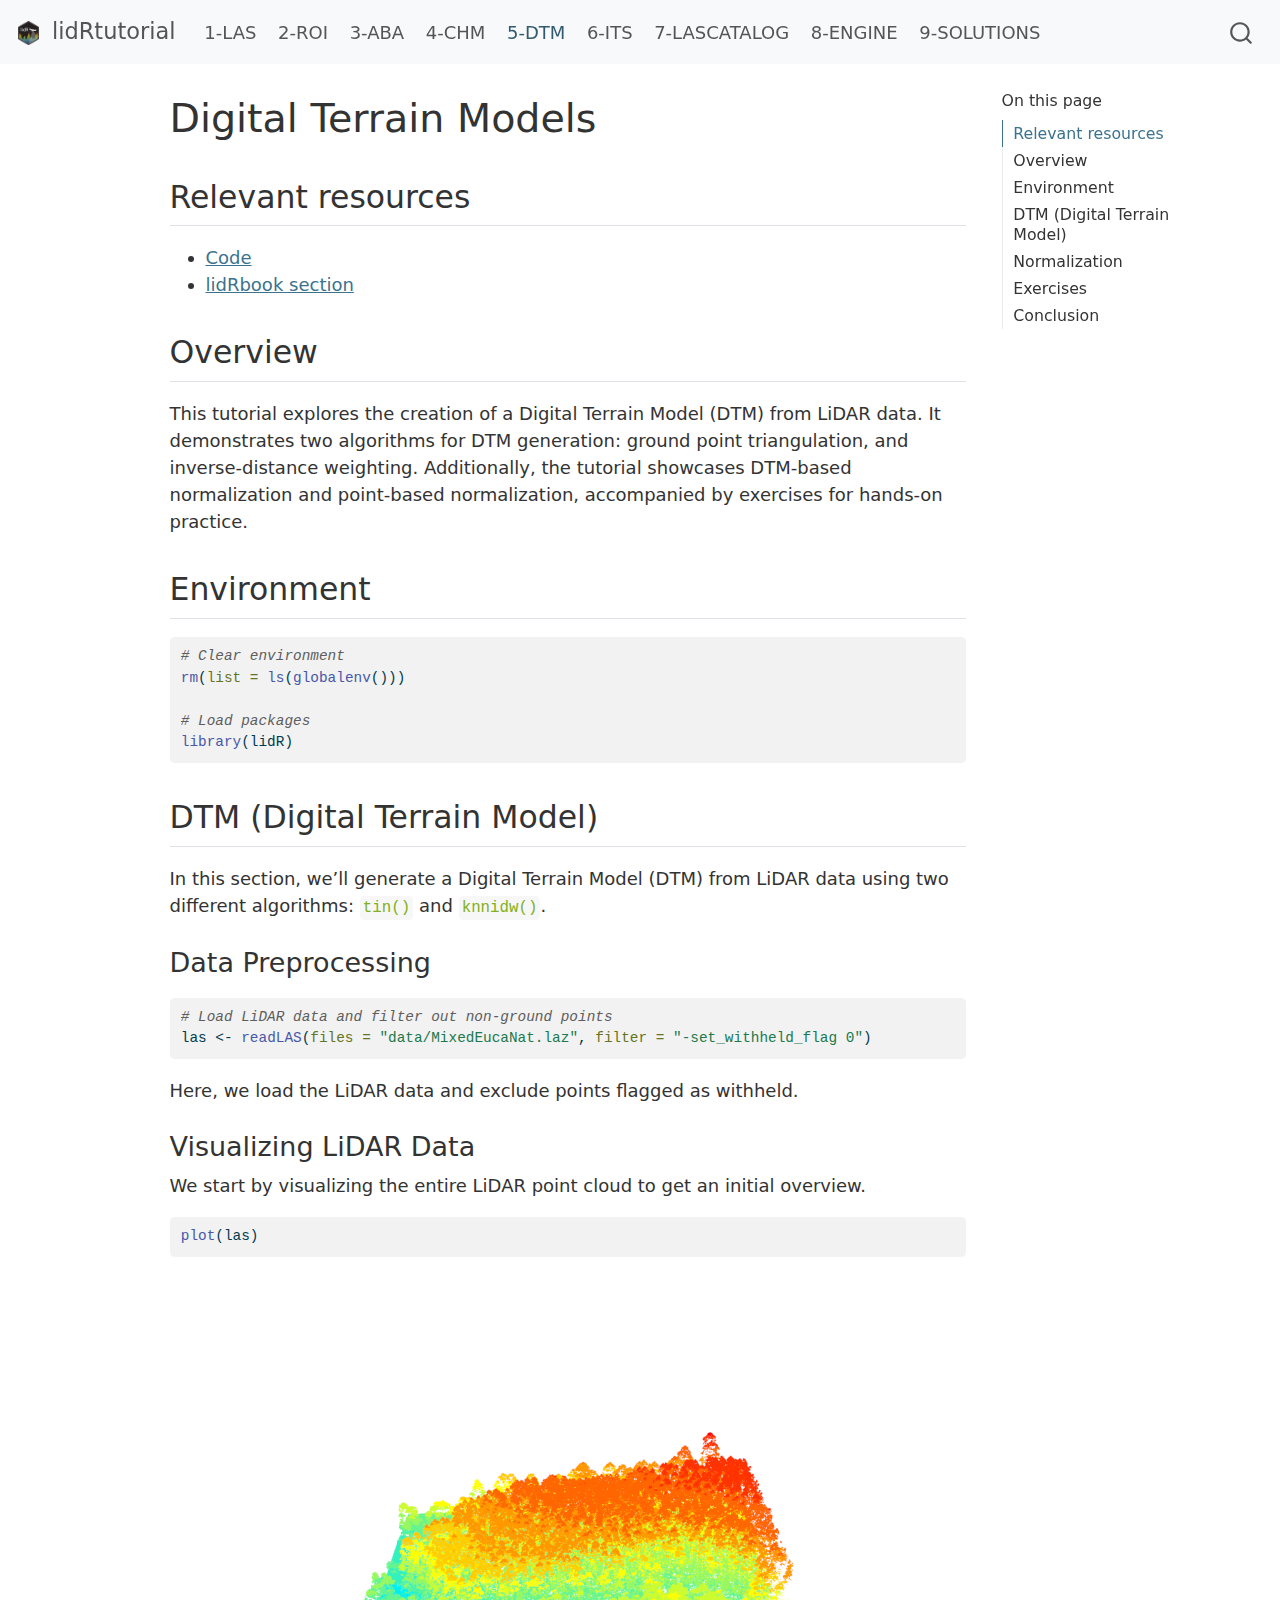
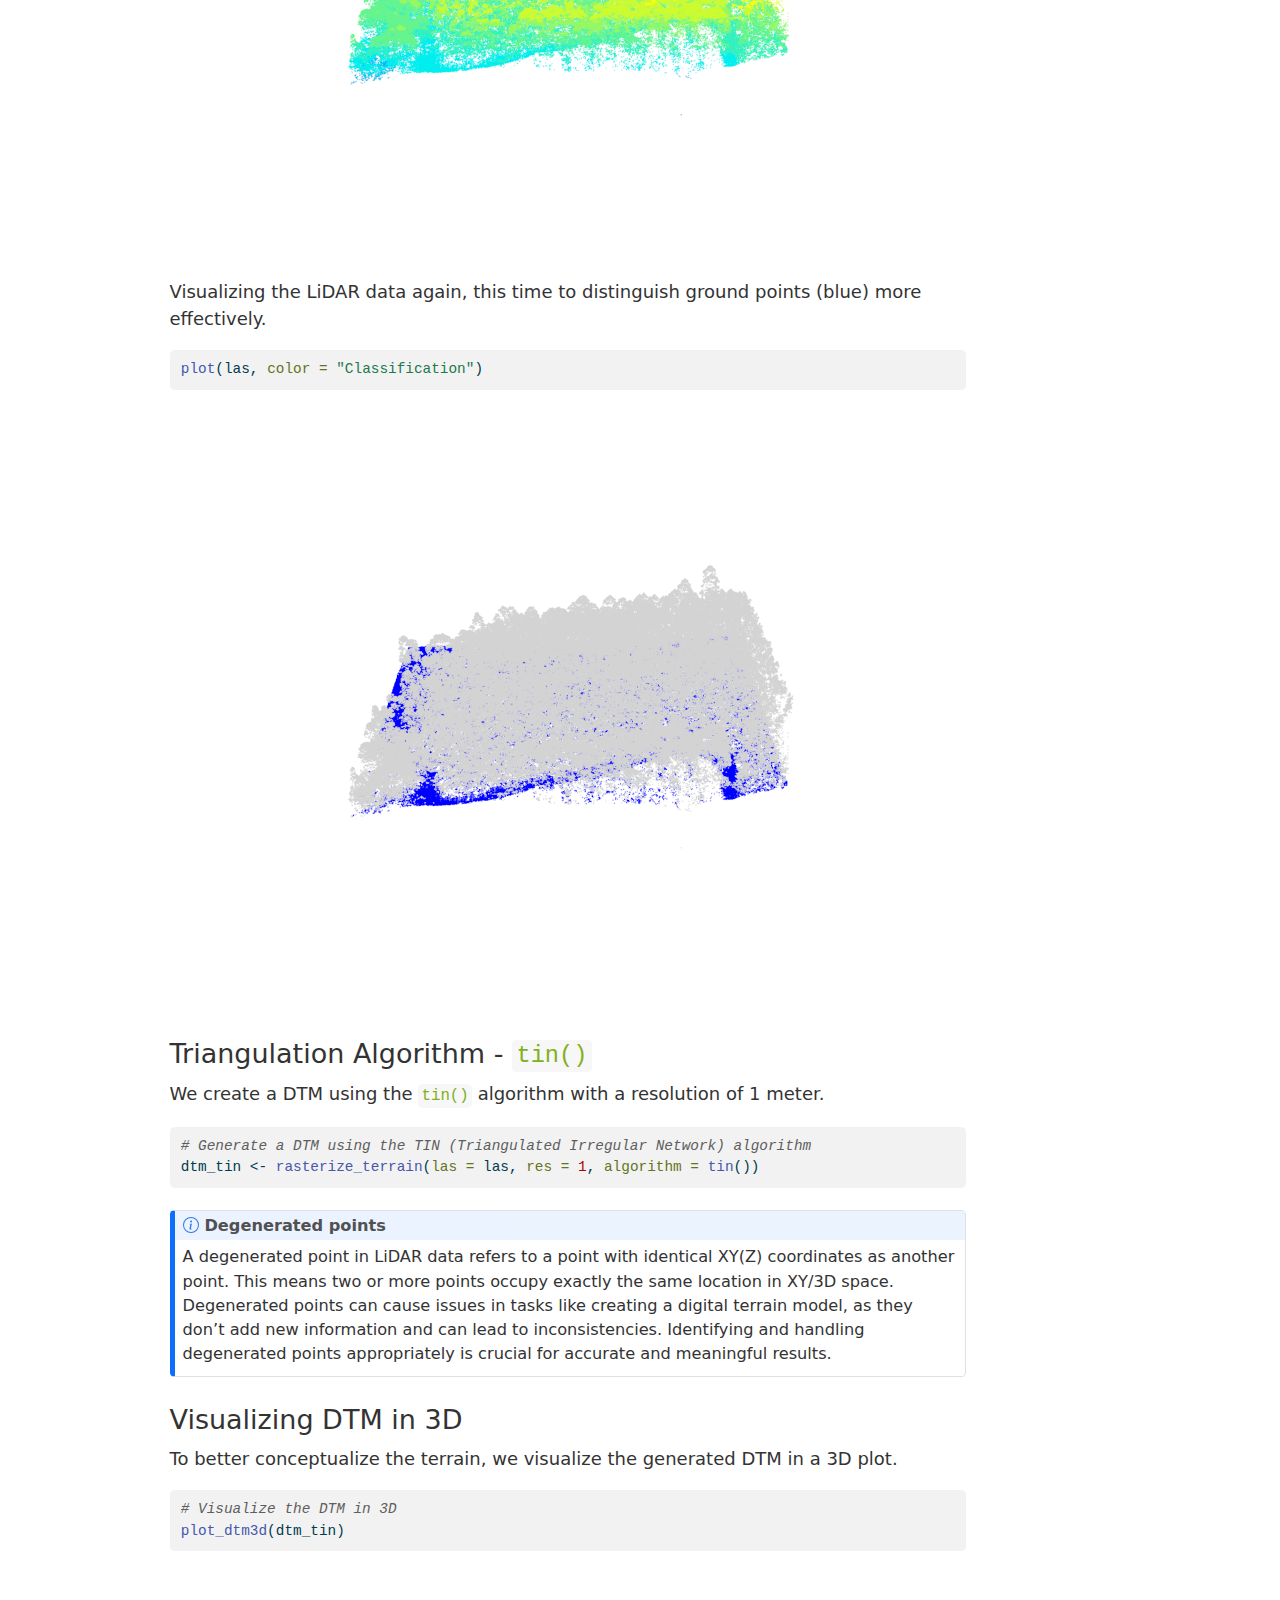
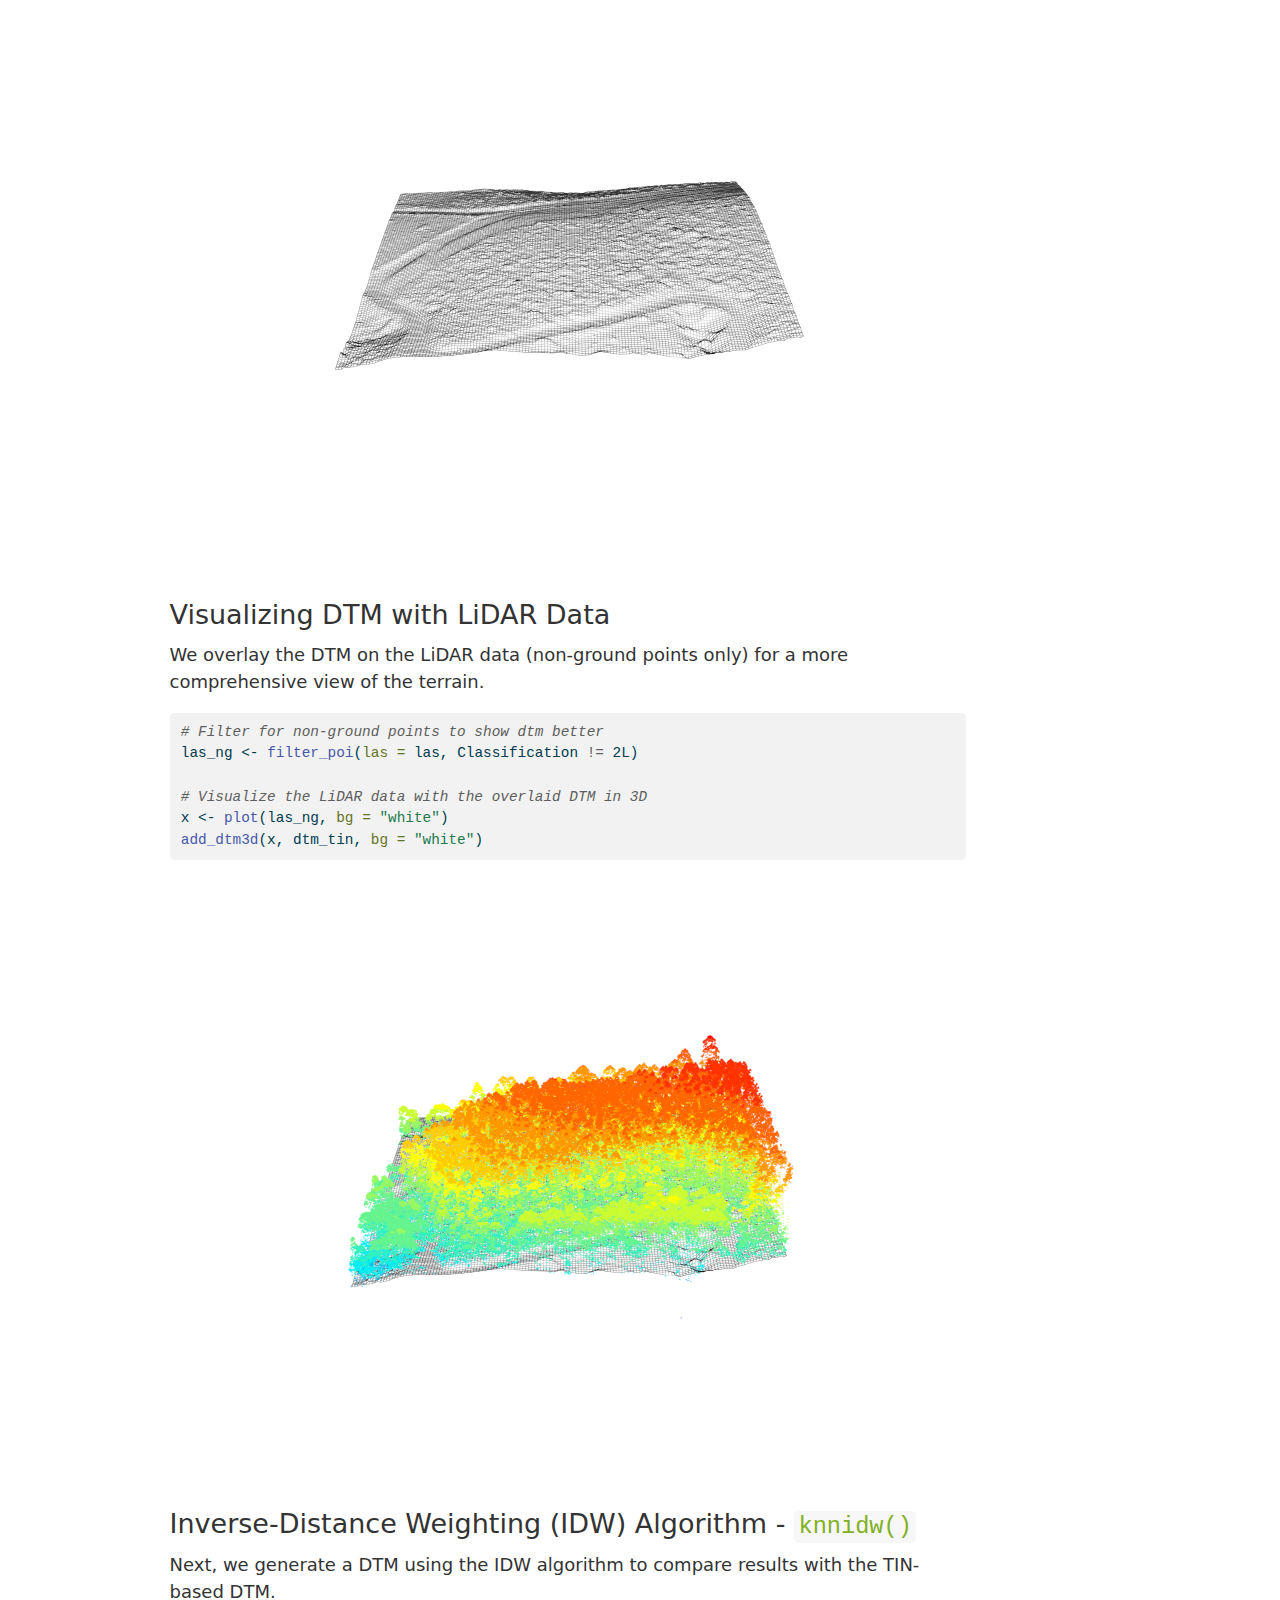
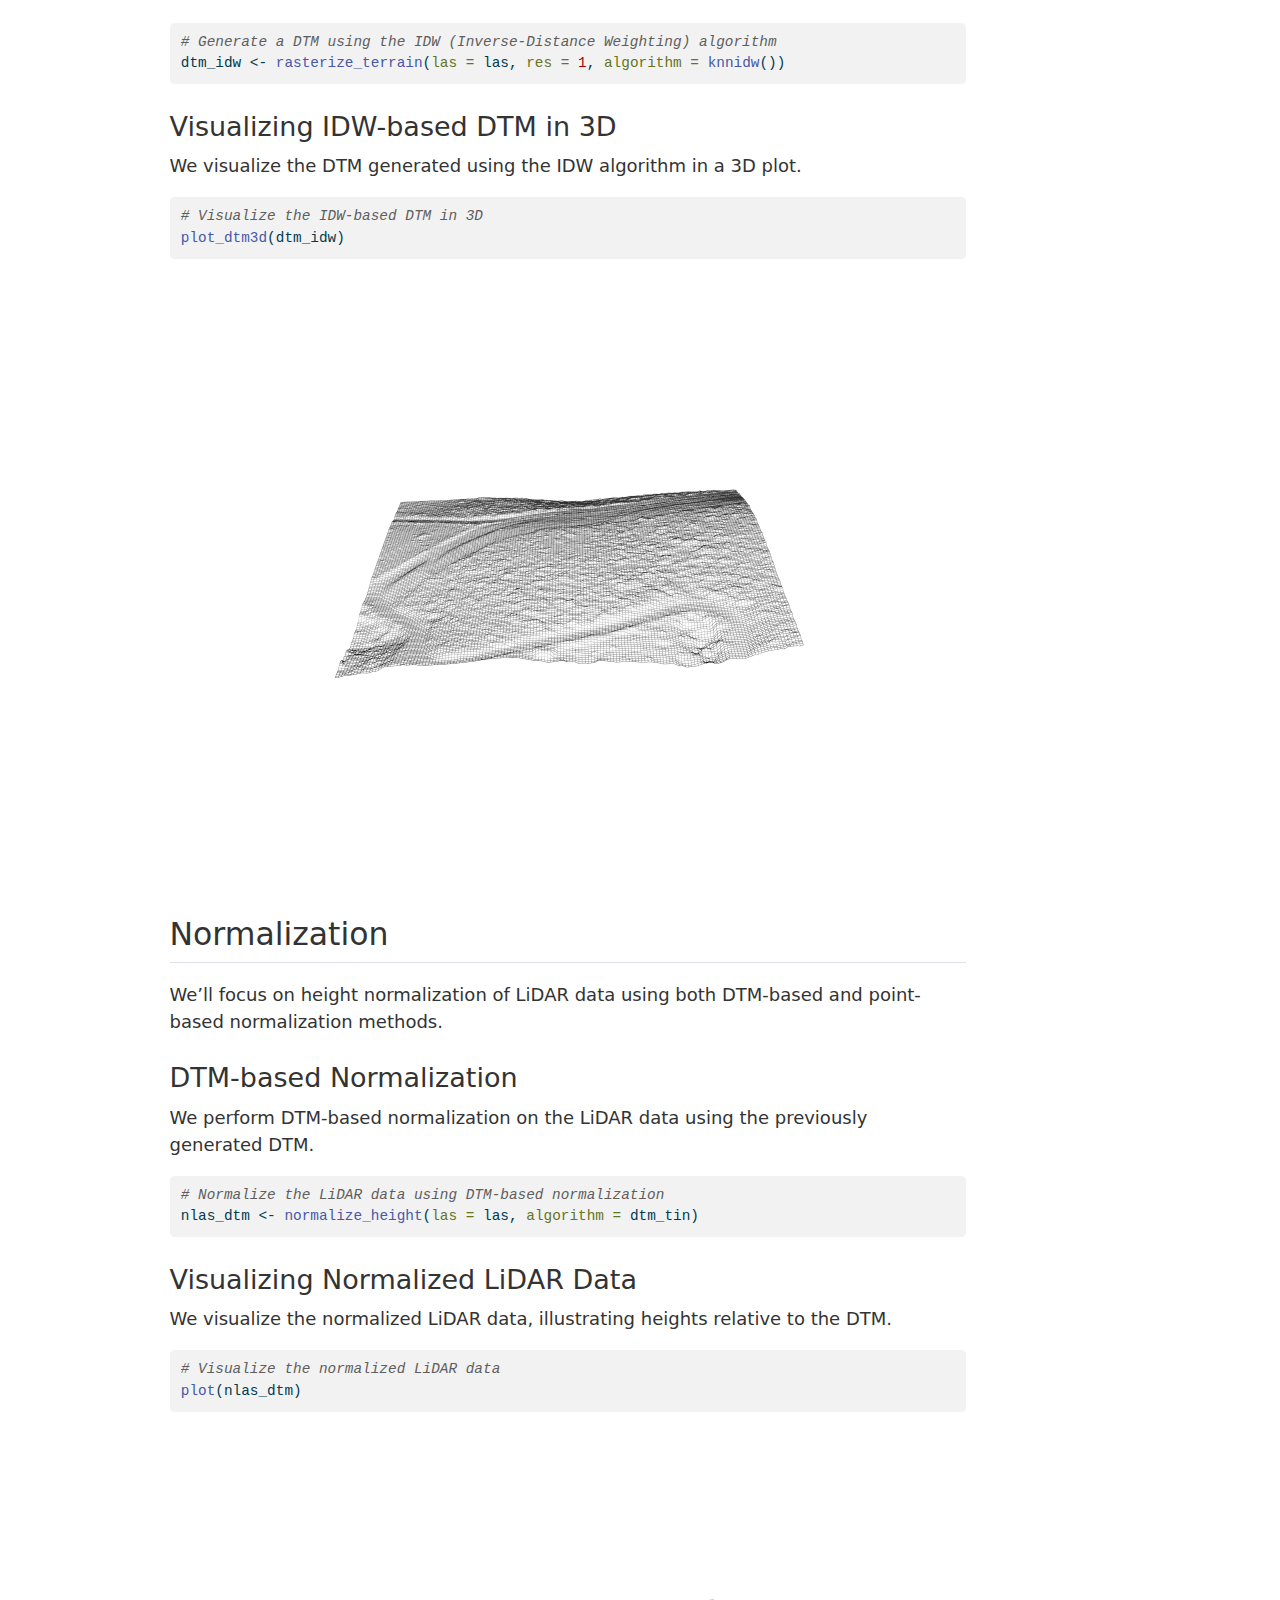
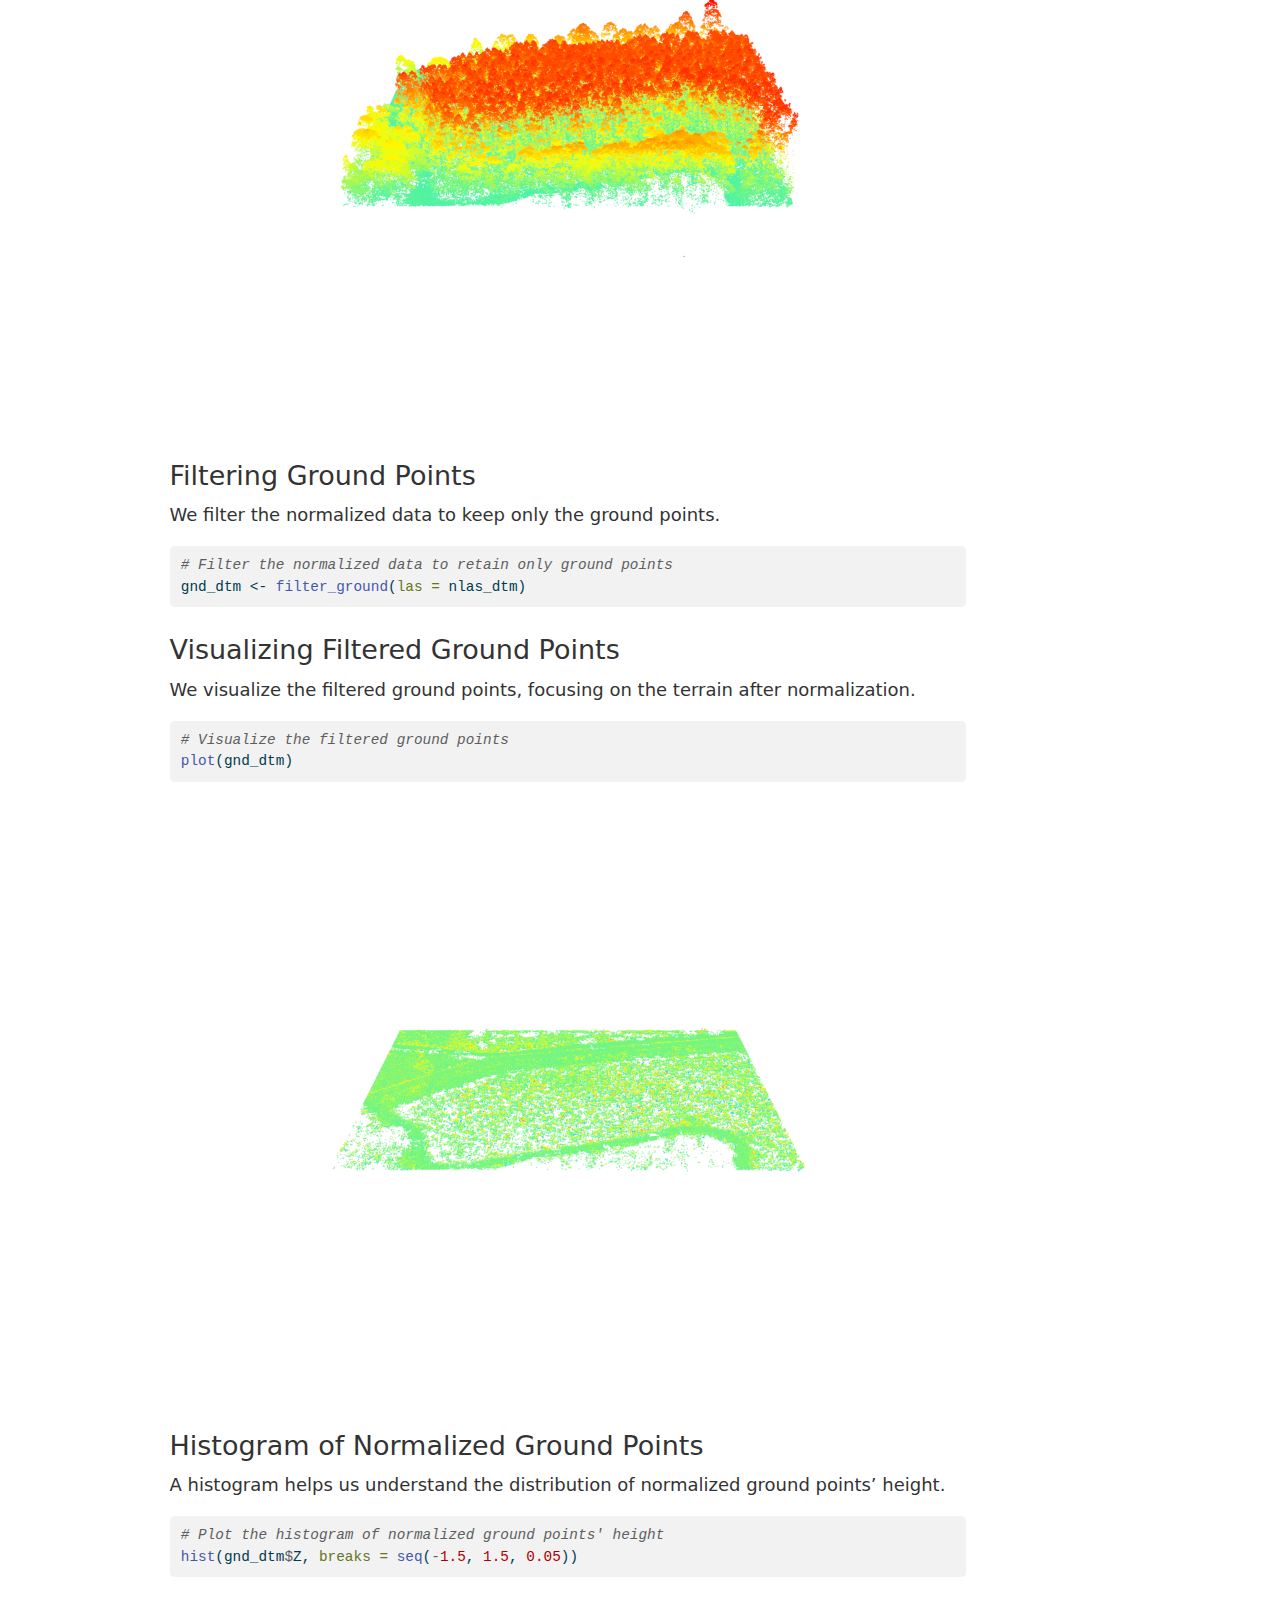
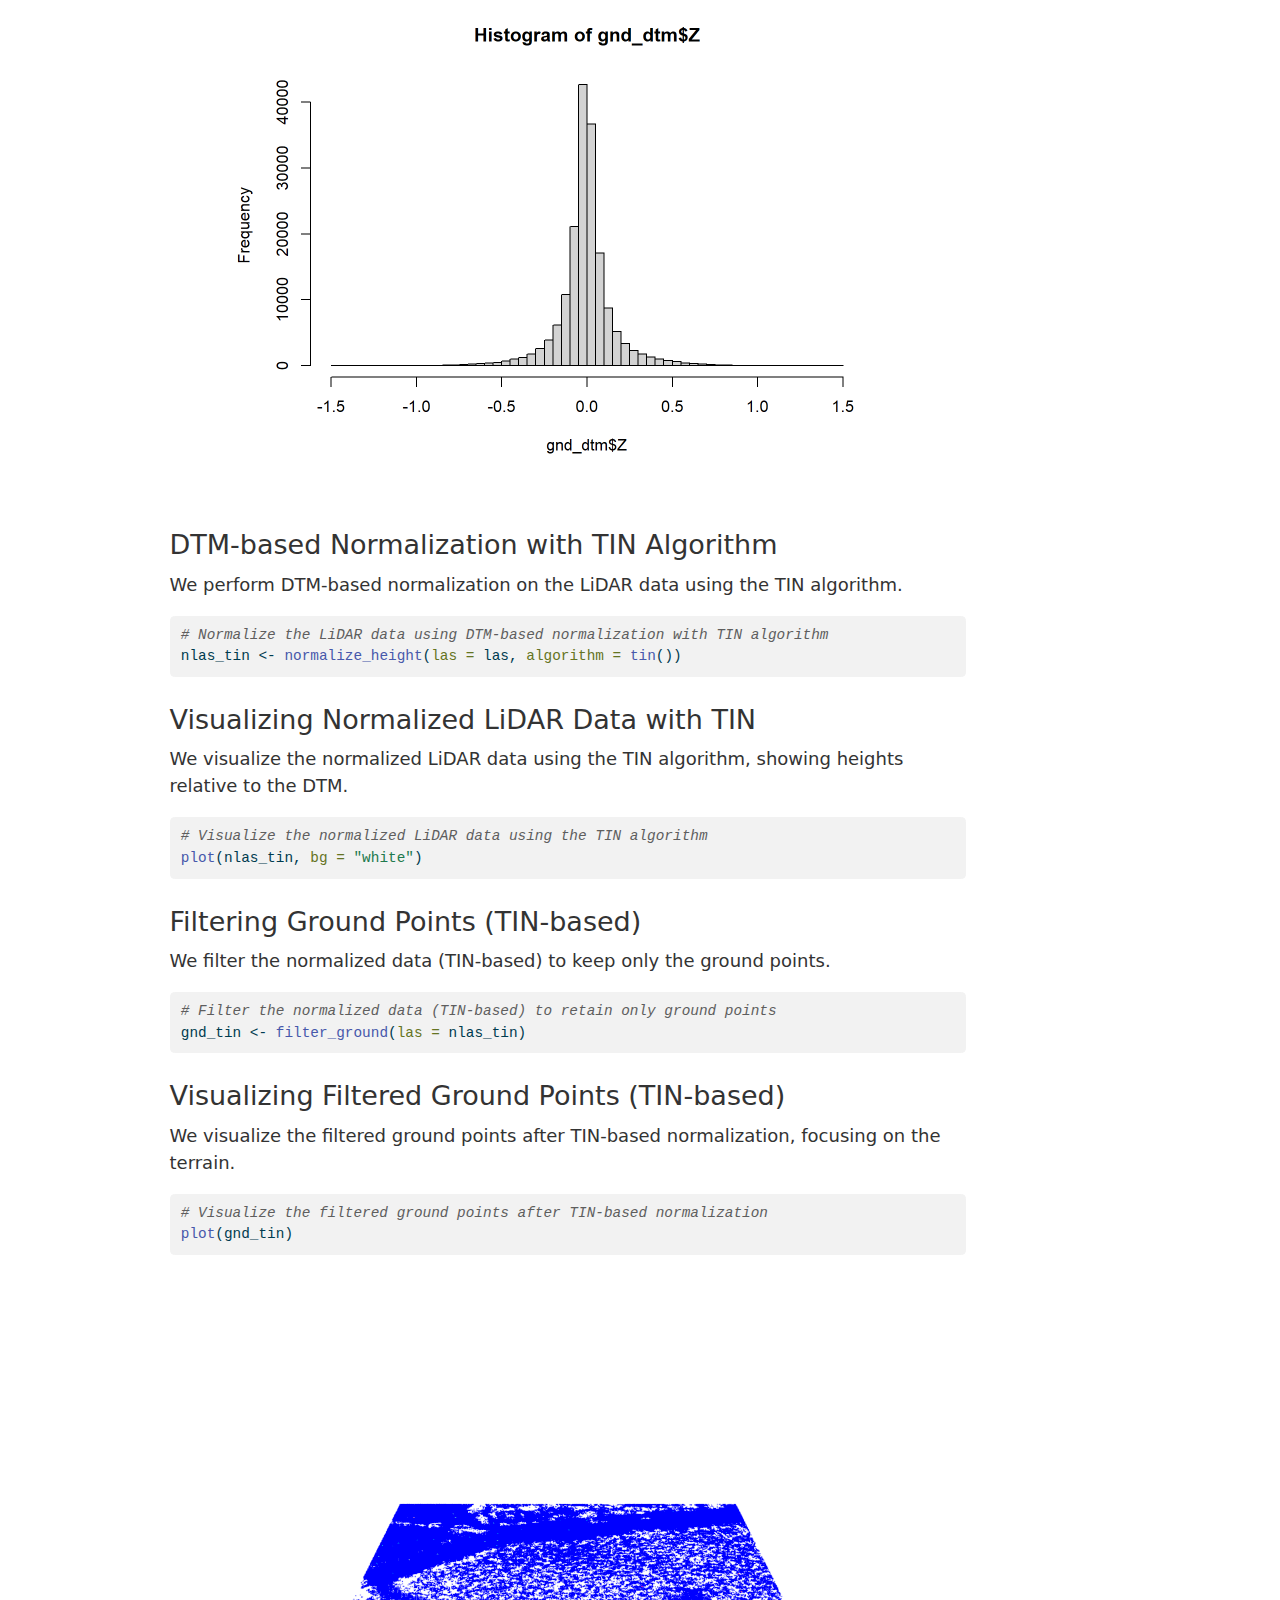
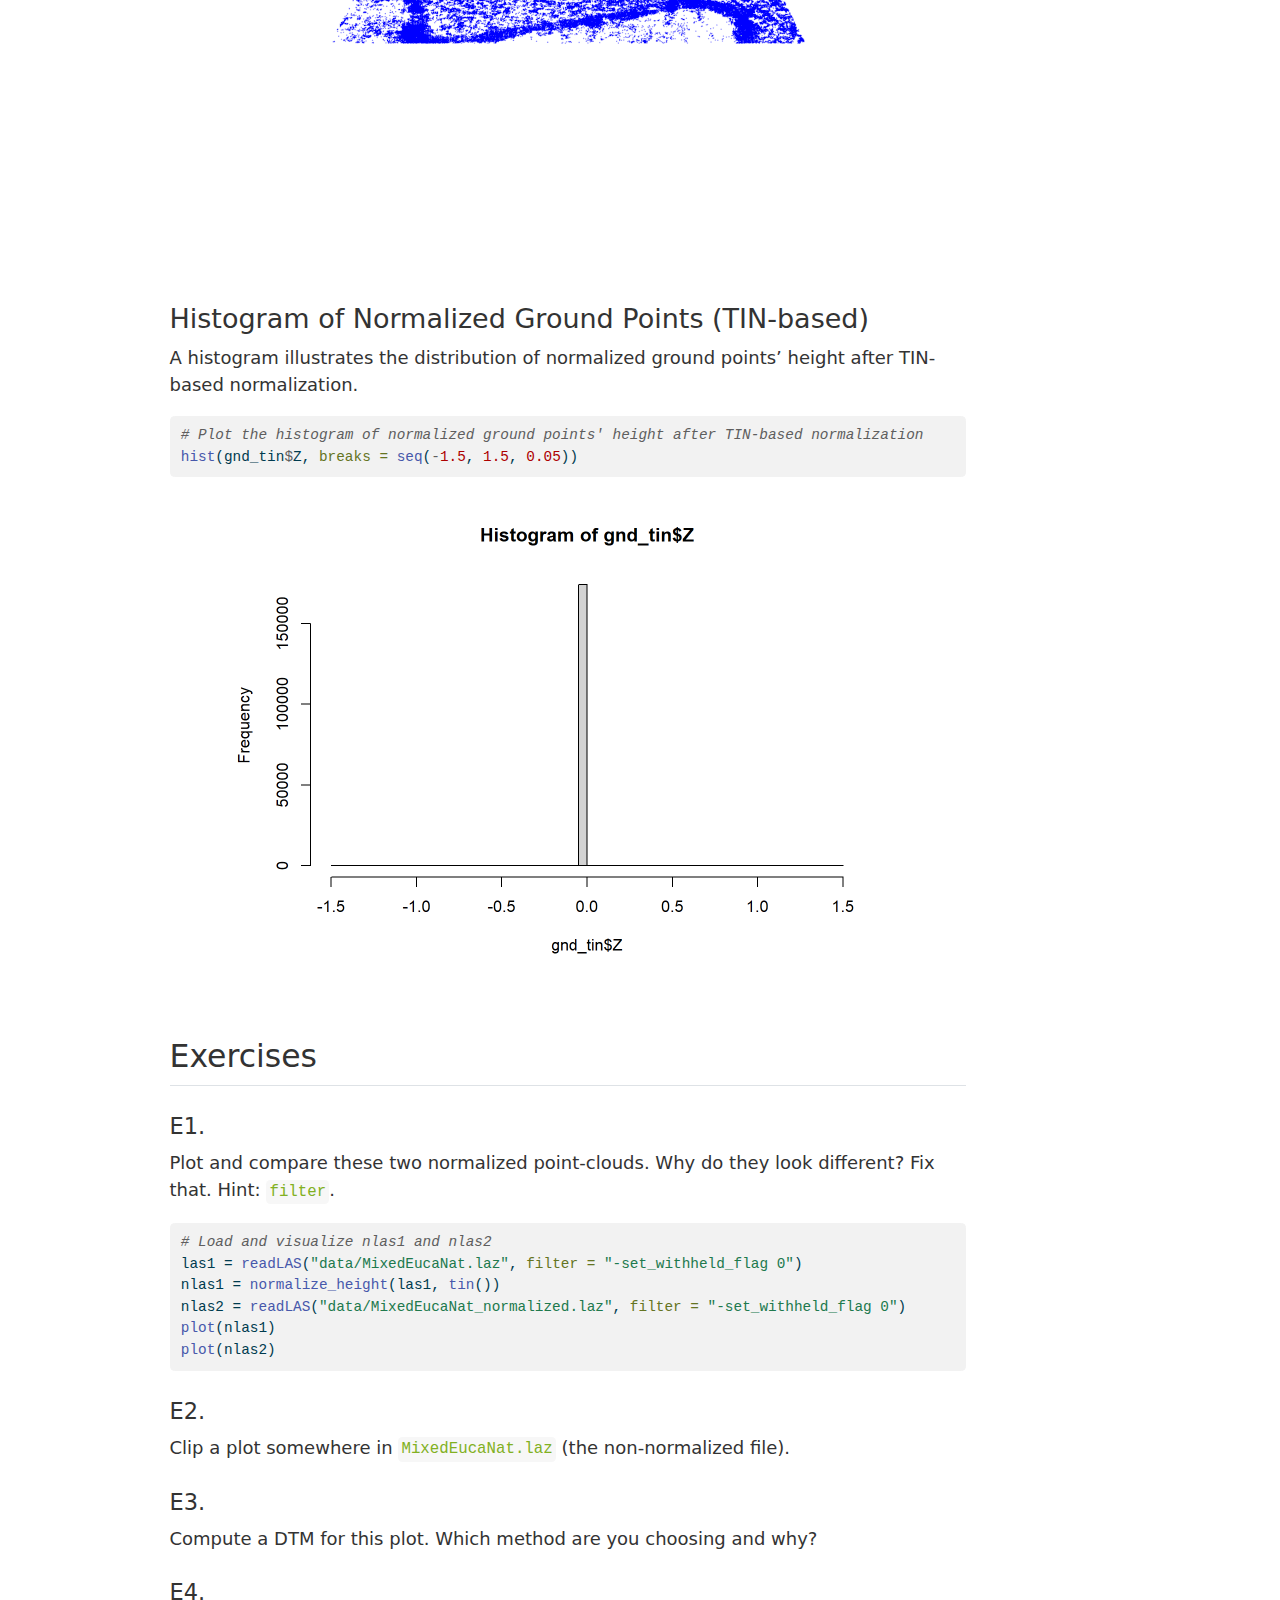
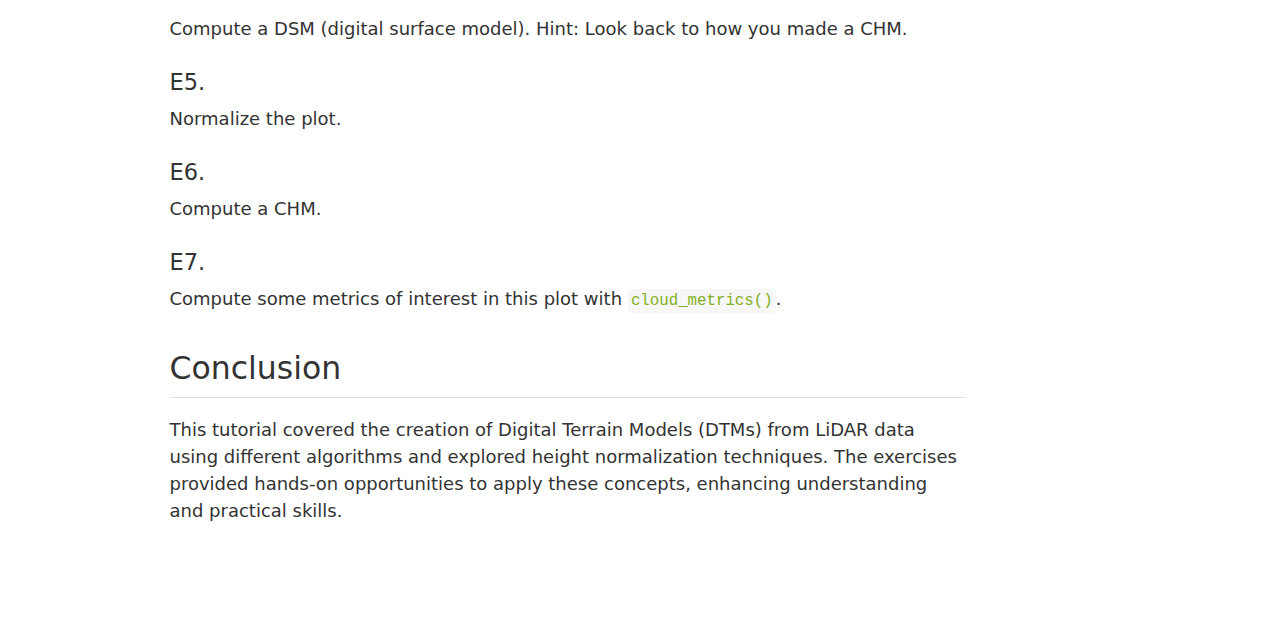
<file: docs/05_dtm.html>
<!DOCTYPE html>
<html xmlns="http://www.w3.org/1999/xhtml" lang="en" xml:lang="en"><head>

<meta charset="utf-8">
<meta name="generator" content="quarto-1.0.35">

<meta name="viewport" content="width=device-width, initial-scale=1.0, user-scalable=yes">


<title>lidRtutorial - Digital Terrain Models</title>
<style>
code{white-space: pre-wrap;}
span.smallcaps{font-variant: small-caps;}
span.underline{text-decoration: underline;}
div.column{display: inline-block; vertical-align: top; width: 50%;}
div.hanging-indent{margin-left: 1.5em; text-indent: -1.5em;}
ul.task-list{list-style: none;}
pre > code.sourceCode { white-space: pre; position: relative; }
pre > code.sourceCode > span { display: inline-block; line-height: 1.25; }
pre > code.sourceCode > span:empty { height: 1.2em; }
.sourceCode { overflow: visible; }
code.sourceCode > span { color: inherit; text-decoration: inherit; }
div.sourceCode { margin: 1em 0; }
pre.sourceCode { margin: 0; }
@media screen {
div.sourceCode { overflow: auto; }
}
@media print {
pre > code.sourceCode { white-space: pre-wrap; }
pre > code.sourceCode > span { text-indent: -5em; padding-left: 5em; }
}
pre.numberSource code
  { counter-reset: source-line 0; }
pre.numberSource code > span
  { position: relative; left: -4em; counter-increment: source-line; }
pre.numberSource code > span > a:first-child::before
  { content: counter(source-line);
    position: relative; left: -1em; text-align: right; vertical-align: baseline;
    border: none; display: inline-block;
    -webkit-touch-callout: none; -webkit-user-select: none;
    -khtml-user-select: none; -moz-user-select: none;
    -ms-user-select: none; user-select: none;
    padding: 0 4px; width: 4em;
    color: #aaaaaa;
  }
pre.numberSource { margin-left: 3em; border-left: 1px solid #aaaaaa;  padding-left: 4px; }
div.sourceCode
  {   }
@media screen {
pre > code.sourceCode > span > a:first-child::before { text-decoration: underline; }
}
code span.al { color: #ff0000; font-weight: bold; } /* Alert */
code span.an { color: #60a0b0; font-weight: bold; font-style: italic; } /* Annotation */
code span.at { color: #7d9029; } /* Attribute */
code span.bn { color: #40a070; } /* BaseN */
code span.bu { } /* BuiltIn */
code span.cf { color: #007020; font-weight: bold; } /* ControlFlow */
code span.ch { color: #4070a0; } /* Char */
code span.cn { color: #880000; } /* Constant */
code span.co { color: #60a0b0; font-style: italic; } /* Comment */
code span.cv { color: #60a0b0; font-weight: bold; font-style: italic; } /* CommentVar */
code span.do { color: #ba2121; font-style: italic; } /* Documentation */
code span.dt { color: #902000; } /* DataType */
code span.dv { color: #40a070; } /* DecVal */
code span.er { color: #ff0000; font-weight: bold; } /* Error */
code span.ex { } /* Extension */
code span.fl { color: #40a070; } /* Float */
code span.fu { color: #06287e; } /* Function */
code span.im { } /* Import */
code span.in { color: #60a0b0; font-weight: bold; font-style: italic; } /* Information */
code span.kw { color: #007020; font-weight: bold; } /* Keyword */
code span.op { color: #666666; } /* Operator */
code span.ot { color: #007020; } /* Other */
code span.pp { color: #bc7a00; } /* Preprocessor */
code span.sc { color: #4070a0; } /* SpecialChar */
code span.ss { color: #bb6688; } /* SpecialString */
code span.st { color: #4070a0; } /* String */
code span.va { color: #19177c; } /* Variable */
code span.vs { color: #4070a0; } /* VerbatimString */
code span.wa { color: #60a0b0; font-weight: bold; font-style: italic; } /* Warning */
</style>


<script src="site_libs/quarto-nav/quarto-nav.js"></script>
<script src="site_libs/quarto-nav/headroom.min.js"></script>
<script src="site_libs/clipboard/clipboard.min.js"></script>
<script src="site_libs/quarto-search/autocomplete.umd.js"></script>
<script src="site_libs/quarto-search/fuse.min.js"></script>
<script src="site_libs/quarto-search/quarto-search.js"></script>
<meta name="quarto:offset" content="./">
<link href="./images/favicon/apple-touch-icon.png" rel="icon" type="image/png">
<script src="site_libs/quarto-html/quarto.js"></script>
<script src="site_libs/quarto-html/popper.min.js"></script>
<script src="site_libs/quarto-html/tippy.umd.min.js"></script>
<script src="site_libs/quarto-html/anchor.min.js"></script>
<link href="site_libs/quarto-html/tippy.css" rel="stylesheet">
<link href="site_libs/quarto-html/quarto-syntax-highlighting.css" rel="stylesheet" id="quarto-text-highlighting-styles">
<script src="site_libs/bootstrap/bootstrap.min.js"></script>
<link href="site_libs/bootstrap/bootstrap-icons.css" rel="stylesheet">
<link href="site_libs/bootstrap/bootstrap.min.css" rel="stylesheet" id="quarto-bootstrap" data-mode="light">
<script id="quarto-search-options" type="application/json">{
  "location": "navbar",
  "copy-button": false,
  "collapse-after": 3,
  "panel-placement": "end",
  "type": "overlay",
  "limit": 20,
  "language": {
    "search-no-results-text": "No results",
    "search-matching-documents-text": "matching documents",
    "search-copy-link-title": "Copy link to search",
    "search-hide-matches-text": "Hide additional matches",
    "search-more-match-text": "more match in this document",
    "search-more-matches-text": "more matches in this document",
    "search-clear-button-title": "Clear",
    "search-detached-cancel-button-title": "Cancel",
    "search-submit-button-title": "Submit"
  }
}</script>


<link rel="stylesheet" href="assets/custom.css">
</head>

<body class="nav-fixed">

<div id="quarto-search-results"></div>
  <header id="quarto-header" class="headroom fixed-top">
    <nav class="navbar navbar-expand-lg navbar-dark ">
      <div class="navbar-container container-fluid">
      <a class="navbar-brand" href="./index.html">
    <img src="./img/logo.png" alt="">
    <span class="navbar-title">lidRtutorial</span>
  </a>
          <button class="navbar-toggler" type="button" data-bs-toggle="collapse" data-bs-target="#navbarCollapse" aria-controls="navbarCollapse" aria-expanded="false" aria-label="Toggle navigation" onclick="if (window.quartoToggleHeadroom) { window.quartoToggleHeadroom(); }">
  <span class="navbar-toggler-icon"></span>
</button>
          <div class="collapse navbar-collapse" id="navbarCollapse">
            <ul class="navbar-nav navbar-nav-scroll me-auto">
  <li class="nav-item">
    <a class="nav-link" href="./01_read.html">1-LAS</a>
  </li>  
  <li class="nav-item">
    <a class="nav-link" href="./02_roi.html">2-ROI</a>
  </li>  
  <li class="nav-item">
    <a class="nav-link" href="./03_aba.html">3-ABA</a>
  </li>  
  <li class="nav-item">
    <a class="nav-link" href="./04_chm.html">4-CHM</a>
  </li>  
  <li class="nav-item">
    <a class="nav-link active" href="./05_dtm.html" aria-current="page">5-DTM</a>
  </li>  
  <li class="nav-item">
    <a class="nav-link" href="./06_its.html">6-ITS</a>
  </li>  
  <li class="nav-item">
    <a class="nav-link" href="./07_engine.html">7-LASCATALOG</a>
  </li>  
  <li class="nav-item">
    <a class="nav-link" href="./08_engine2.html">8-ENGINE</a>
  </li>  
  <li class="nav-item">
    <a class="nav-link" href="./09_solutions.html">9-SOLUTIONS</a>
  </li>  
</ul>
              <div id="quarto-search" class="" title="Search"></div>
          </div> <!-- /navcollapse -->
      </div> <!-- /container-fluid -->
    </nav>
</header>
<!-- content -->
<div id="quarto-content" class="quarto-container page-columns page-rows-contents page-layout-article page-navbar">
<!-- sidebar -->
<!-- margin-sidebar -->
    <div id="quarto-margin-sidebar" class="sidebar margin-sidebar">
        <nav id="TOC" role="doc-toc">
    <h2 id="toc-title">On this page</h2>
   
  <ul>
  <li><a href="#relevant-resources" id="toc-relevant-resources" class="nav-link active" data-scroll-target="#relevant-resources">Relevant resources</a></li>
  <li><a href="#overview" id="toc-overview" class="nav-link" data-scroll-target="#overview">Overview</a></li>
  <li><a href="#environment" id="toc-environment" class="nav-link" data-scroll-target="#environment">Environment</a></li>
  <li><a href="#dtm-digital-terrain-model" id="toc-dtm-digital-terrain-model" class="nav-link" data-scroll-target="#dtm-digital-terrain-model">DTM (Digital Terrain Model)</a>
  <ul class="collapse">
  <li><a href="#data-preprocessing" id="toc-data-preprocessing" class="nav-link" data-scroll-target="#data-preprocessing">Data Preprocessing</a></li>
  <li><a href="#visualizing-lidar-data" id="toc-visualizing-lidar-data" class="nav-link" data-scroll-target="#visualizing-lidar-data">Visualizing LiDAR Data</a></li>
  <li><a href="#triangulation-algorithm---tin" id="toc-triangulation-algorithm---tin" class="nav-link" data-scroll-target="#triangulation-algorithm---tin">Triangulation Algorithm - <code>tin()</code></a></li>
  <li><a href="#visualizing-dtm-in-3d" id="toc-visualizing-dtm-in-3d" class="nav-link" data-scroll-target="#visualizing-dtm-in-3d">Visualizing DTM in 3D</a></li>
  <li><a href="#visualizing-dtm-with-lidar-data" id="toc-visualizing-dtm-with-lidar-data" class="nav-link" data-scroll-target="#visualizing-dtm-with-lidar-data">Visualizing DTM with LiDAR Data</a></li>
  <li><a href="#inverse-distance-weighting-idw-algorithm---knnidw" id="toc-inverse-distance-weighting-idw-algorithm---knnidw" class="nav-link" data-scroll-target="#inverse-distance-weighting-idw-algorithm---knnidw">Inverse-Distance Weighting (IDW) Algorithm - <code>knnidw()</code></a></li>
  <li><a href="#visualizing-idw-based-dtm-in-3d" id="toc-visualizing-idw-based-dtm-in-3d" class="nav-link" data-scroll-target="#visualizing-idw-based-dtm-in-3d">Visualizing IDW-based DTM in 3D</a></li>
  </ul></li>
  <li><a href="#normalization" id="toc-normalization" class="nav-link" data-scroll-target="#normalization">Normalization</a>
  <ul class="collapse">
  <li><a href="#dtm-based-normalization" id="toc-dtm-based-normalization" class="nav-link" data-scroll-target="#dtm-based-normalization">DTM-based Normalization</a></li>
  <li><a href="#visualizing-normalized-lidar-data" id="toc-visualizing-normalized-lidar-data" class="nav-link" data-scroll-target="#visualizing-normalized-lidar-data">Visualizing Normalized LiDAR Data</a></li>
  <li><a href="#filtering-ground-points" id="toc-filtering-ground-points" class="nav-link" data-scroll-target="#filtering-ground-points">Filtering Ground Points</a></li>
  <li><a href="#visualizing-filtered-ground-points" id="toc-visualizing-filtered-ground-points" class="nav-link" data-scroll-target="#visualizing-filtered-ground-points">Visualizing Filtered Ground Points</a></li>
  <li><a href="#histogram-of-normalized-ground-points" id="toc-histogram-of-normalized-ground-points" class="nav-link" data-scroll-target="#histogram-of-normalized-ground-points">Histogram of Normalized Ground Points</a></li>
  <li><a href="#dtm-based-normalization-with-tin-algorithm" id="toc-dtm-based-normalization-with-tin-algorithm" class="nav-link" data-scroll-target="#dtm-based-normalization-with-tin-algorithm">DTM-based Normalization with TIN Algorithm</a></li>
  <li><a href="#visualizing-normalized-lidar-data-with-tin" id="toc-visualizing-normalized-lidar-data-with-tin" class="nav-link" data-scroll-target="#visualizing-normalized-lidar-data-with-tin">Visualizing Normalized LiDAR Data with TIN</a></li>
  <li><a href="#filtering-ground-points-tin-based" id="toc-filtering-ground-points-tin-based" class="nav-link" data-scroll-target="#filtering-ground-points-tin-based">Filtering Ground Points (TIN-based)</a></li>
  <li><a href="#visualizing-filtered-ground-points-tin-based" id="toc-visualizing-filtered-ground-points-tin-based" class="nav-link" data-scroll-target="#visualizing-filtered-ground-points-tin-based">Visualizing Filtered Ground Points (TIN-based)</a></li>
  <li><a href="#histogram-of-normalized-ground-points-tin-based" id="toc-histogram-of-normalized-ground-points-tin-based" class="nav-link" data-scroll-target="#histogram-of-normalized-ground-points-tin-based">Histogram of Normalized Ground Points (TIN-based)</a></li>
  </ul></li>
  <li><a href="#exercises" id="toc-exercises" class="nav-link" data-scroll-target="#exercises">Exercises</a>
  <ul class="collapse">
  <li><a href="#e1." id="toc-e1." class="nav-link" data-scroll-target="#e1.">E1.</a></li>
  <li><a href="#e2." id="toc-e2." class="nav-link" data-scroll-target="#e2.">E2.</a></li>
  <li><a href="#e3." id="toc-e3." class="nav-link" data-scroll-target="#e3.">E3.</a></li>
  <li><a href="#e4." id="toc-e4." class="nav-link" data-scroll-target="#e4.">E4.</a></li>
  <li><a href="#e5." id="toc-e5." class="nav-link" data-scroll-target="#e5.">E5.</a></li>
  <li><a href="#e6." id="toc-e6." class="nav-link" data-scroll-target="#e6.">E6.</a></li>
  <li><a href="#e7." id="toc-e7." class="nav-link" data-scroll-target="#e7.">E7.</a></li>
  </ul></li>
  <li><a href="#conclusion" id="toc-conclusion" class="nav-link" data-scroll-target="#conclusion">Conclusion</a></li>
  </ul>
</nav>
    </div>
<!-- main -->
<main class="content" id="quarto-document-content">

<header id="title-block-header" class="quarto-title-block default">
<div class="quarto-title">
<h1 class="title">Digital Terrain Models</h1>
</div>



<div class="quarto-title-meta">

    
    
  </div>
  

</header>

<div class="cell" data-warnings="false">

</div>
<section id="relevant-resources" class="level2">
<h2 class="anchored" data-anchor-id="relevant-resources">Relevant resources</h2>
<ul>
<li><a href="https://github.com/tgoodbody/lidRtutorial/blob/main/R/05_dtm.R">Code</a></li>
<li><a href="https://r-lidar.github.io/lidRbook/dtm.html">lidRbook section</a></li>
</ul>
</section>
<section id="overview" class="level2">
<h2 class="anchored" data-anchor-id="overview">Overview</h2>
<p>This tutorial explores the creation of a Digital Terrain Model (DTM) from LiDAR data. It demonstrates two algorithms for DTM generation: ground point triangulation, and inverse-distance weighting. Additionally, the tutorial showcases DTM-based normalization and point-based normalization, accompanied by exercises for hands-on practice.</p>
</section>
<section id="environment" class="level2">
<h2 class="anchored" data-anchor-id="environment">Environment</h2>
<div class="cell" data-layout-align="center" data-warnings="false">
<div class="sourceCode cell-code" id="cb1"><pre class="sourceCode r code-with-copy"><code class="sourceCode r"><span id="cb1-1"><a href="#cb1-1" aria-hidden="true" tabindex="-1"></a><span class="co"># Clear environment</span></span>
<span id="cb1-2"><a href="#cb1-2" aria-hidden="true" tabindex="-1"></a><span class="fu">rm</span>(<span class="at">list =</span> <span class="fu">ls</span>(<span class="fu">globalenv</span>()))</span>
<span id="cb1-3"><a href="#cb1-3" aria-hidden="true" tabindex="-1"></a></span>
<span id="cb1-4"><a href="#cb1-4" aria-hidden="true" tabindex="-1"></a><span class="co"># Load packages</span></span>
<span id="cb1-5"><a href="#cb1-5" aria-hidden="true" tabindex="-1"></a><span class="fu">library</span>(lidR)</span></code><button title="Copy to Clipboard" class="code-copy-button"><i class="bi"></i></button></pre></div>
</div>
</section>
<section id="dtm-digital-terrain-model" class="level2">
<h2 class="anchored" data-anchor-id="dtm-digital-terrain-model">DTM (Digital Terrain Model)</h2>
<p>In this section, we’ll generate a Digital Terrain Model (DTM) from LiDAR data using two different algorithms: <code>tin()</code> and <code>knnidw()</code>.</p>
<section id="data-preprocessing" class="level3">
<h3 class="anchored" data-anchor-id="data-preprocessing">Data Preprocessing</h3>
<div class="cell" data-layout-align="center">
<div class="sourceCode cell-code" id="cb2"><pre class="sourceCode r code-with-copy"><code class="sourceCode r"><span id="cb2-1"><a href="#cb2-1" aria-hidden="true" tabindex="-1"></a><span class="co"># Load LiDAR data and filter out non-ground points</span></span>
<span id="cb2-2"><a href="#cb2-2" aria-hidden="true" tabindex="-1"></a>las <span class="ot">&lt;-</span> <span class="fu">readLAS</span>(<span class="at">files =</span> <span class="st">"data/MixedEucaNat.laz"</span>, <span class="at">filter =</span> <span class="st">"-set_withheld_flag 0"</span>)</span></code><button title="Copy to Clipboard" class="code-copy-button"><i class="bi"></i></button></pre></div>
</div>
<p>Here, we load the LiDAR data and exclude points flagged as withheld.</p>
</section>
<section id="visualizing-lidar-data" class="level3">
<h3 class="anchored" data-anchor-id="visualizing-lidar-data">Visualizing LiDAR Data</h3>
<p>We start by visualizing the entire LiDAR point cloud to get an initial overview.</p>
<div class="sourceCode" id="cb3"><pre class="sourceCode r code-with-copy"><code class="sourceCode r"><span id="cb3-1"><a href="#cb3-1" aria-hidden="true" tabindex="-1"></a><span class="fu">plot</span>(las)</span></code><button title="Copy to Clipboard" class="code-copy-button"><i class="bi"></i></button></pre></div>
<div class="cell" data-layout-align="center" data-rgl="true">
<div class="cell-output-display">
<div class="quarto-figure quarto-figure-center">
<figure class="figure">
<p><img src="05_dtm_files/figure-html/dtm_visualize_data-1.png" class="img-fluid figure-img" width="768"></p>
</figure>
</div>
</div>
</div>
<p>Visualizing the LiDAR data again, this time to distinguish ground points (blue) more effectively.</p>
<div class="sourceCode" id="cb4"><pre class="sourceCode r code-with-copy"><code class="sourceCode r"><span id="cb4-1"><a href="#cb4-1" aria-hidden="true" tabindex="-1"></a><span class="fu">plot</span>(las, <span class="at">color =</span> <span class="st">"Classification"</span>)</span></code><button title="Copy to Clipboard" class="code-copy-button"><i class="bi"></i></button></pre></div>
<div class="cell" data-layout-align="center" data-rgl="true">
<div class="cell-output-display">
<div class="quarto-figure quarto-figure-center">
<figure class="figure">
<p><img src="05_dtm_files/figure-html/dtm_visualize_data_bg-1.png" class="img-fluid figure-img" width="768"></p>
</figure>
</div>
</div>
</div>
</section>
<section id="triangulation-algorithm---tin" class="level3">
<h3 class="anchored" data-anchor-id="triangulation-algorithm---tin">Triangulation Algorithm - <code>tin()</code></h3>
<p>We create a DTM using the <code>tin()</code> algorithm with a resolution of 1 meter.</p>
<div class="cell" data-layout-align="center">
<div class="sourceCode cell-code" id="cb5"><pre class="sourceCode r code-with-copy"><code class="sourceCode r"><span id="cb5-1"><a href="#cb5-1" aria-hidden="true" tabindex="-1"></a><span class="co"># Generate a DTM using the TIN (Triangulated Irregular Network) algorithm</span></span>
<span id="cb5-2"><a href="#cb5-2" aria-hidden="true" tabindex="-1"></a>dtm_tin <span class="ot">&lt;-</span> <span class="fu">rasterize_terrain</span>(<span class="at">las =</span> las, <span class="at">res =</span> <span class="dv">1</span>, <span class="at">algorithm =</span> <span class="fu">tin</span>())</span></code><button title="Copy to Clipboard" class="code-copy-button"><i class="bi"></i></button></pre></div>
</div>
<div class="callout-note callout callout-style-default callout-captioned">
<div class="callout-header d-flex align-content-center">
<div class="callout-icon-container">
<i class="callout-icon"></i>
</div>
<div class="callout-caption-container flex-fill">
Degenerated points
</div>
</div>
<div class="callout-body-container callout-body">
<p>A degenerated point in LiDAR data refers to a point with identical XY(Z) coordinates as another point. This means two or more points occupy exactly the same location in XY/3D space. Degenerated points can cause issues in tasks like creating a digital terrain model, as they don’t add new information and can lead to inconsistencies. Identifying and handling degenerated points appropriately is crucial for accurate and meaningful results.</p>
</div>
</div>
</section>
<section id="visualizing-dtm-in-3d" class="level3">
<h3 class="anchored" data-anchor-id="visualizing-dtm-in-3d">Visualizing DTM in 3D</h3>
<p>To better conceptualize the terrain, we visualize the generated DTM in a 3D plot.</p>
<div class="sourceCode" id="cb6"><pre class="sourceCode r code-with-copy"><code class="sourceCode r"><span id="cb6-1"><a href="#cb6-1" aria-hidden="true" tabindex="-1"></a><span class="co"># Visualize the DTM in 3D</span></span>
<span id="cb6-2"><a href="#cb6-2" aria-hidden="true" tabindex="-1"></a><span class="fu">plot_dtm3d</span>(dtm_tin)</span></code><button title="Copy to Clipboard" class="code-copy-button"><i class="bi"></i></button></pre></div>
<div class="cell" data-layout-align="center" data-rgl="true">
<div class="cell-output-display">
<div class="quarto-figure quarto-figure-center">
<figure class="figure">
<p><img src="05_dtm_files/figure-html/dtm_visualize_3d-1.png" class="img-fluid figure-img" width="768"></p>
</figure>
</div>
</div>
</div>
</section>
<section id="visualizing-dtm-with-lidar-data" class="level3">
<h3 class="anchored" data-anchor-id="visualizing-dtm-with-lidar-data">Visualizing DTM with LiDAR Data</h3>
<p>We overlay the DTM on the LiDAR data (non-ground points only) for a more comprehensive view of the terrain.</p>
<div class="sourceCode" id="cb7"><pre class="sourceCode r code-with-copy"><code class="sourceCode r"><span id="cb7-1"><a href="#cb7-1" aria-hidden="true" tabindex="-1"></a><span class="co"># Filter for non-ground points to show dtm better</span></span>
<span id="cb7-2"><a href="#cb7-2" aria-hidden="true" tabindex="-1"></a>las_ng <span class="ot">&lt;-</span> <span class="fu">filter_poi</span>(<span class="at">las =</span> las, Classification <span class="sc">!=</span> 2L)</span>
<span id="cb7-3"><a href="#cb7-3" aria-hidden="true" tabindex="-1"></a></span>
<span id="cb7-4"><a href="#cb7-4" aria-hidden="true" tabindex="-1"></a><span class="co"># Visualize the LiDAR data with the overlaid DTM in 3D</span></span>
<span id="cb7-5"><a href="#cb7-5" aria-hidden="true" tabindex="-1"></a>x <span class="ot">&lt;-</span> <span class="fu">plot</span>(las_ng, <span class="at">bg =</span> <span class="st">"white"</span>)</span>
<span id="cb7-6"><a href="#cb7-6" aria-hidden="true" tabindex="-1"></a><span class="fu">add_dtm3d</span>(x, dtm_tin, <span class="at">bg =</span> <span class="st">"white"</span>)</span></code><button title="Copy to Clipboard" class="code-copy-button"><i class="bi"></i></button></pre></div>
<div class="cell" data-layout-align="center" data-rgl="true">
<div class="cell-output-display">
<div class="quarto-figure quarto-figure-center">
<figure class="figure">
<p><img src="05_dtm_files/figure-html/dtm_visualize_with_lidar-1.png" class="img-fluid figure-img" width="768"></p>
</figure>
</div>
</div>
</div>
</section>
<section id="inverse-distance-weighting-idw-algorithm---knnidw" class="level3">
<h3 class="anchored" data-anchor-id="inverse-distance-weighting-idw-algorithm---knnidw">Inverse-Distance Weighting (IDW) Algorithm - <code>knnidw()</code></h3>
<p>Next, we generate a DTM using the IDW algorithm to compare results with the TIN-based DTM.</p>
<div class="cell" data-layout-align="center">
<div class="sourceCode cell-code" id="cb8"><pre class="sourceCode r code-with-copy"><code class="sourceCode r"><span id="cb8-1"><a href="#cb8-1" aria-hidden="true" tabindex="-1"></a><span class="co"># Generate a DTM using the IDW (Inverse-Distance Weighting) algorithm</span></span>
<span id="cb8-2"><a href="#cb8-2" aria-hidden="true" tabindex="-1"></a>dtm_idw <span class="ot">&lt;-</span> <span class="fu">rasterize_terrain</span>(<span class="at">las =</span> las, <span class="at">res =</span> <span class="dv">1</span>, <span class="at">algorithm =</span> <span class="fu">knnidw</span>())</span></code><button title="Copy to Clipboard" class="code-copy-button"><i class="bi"></i></button></pre></div>
</div>
</section>
<section id="visualizing-idw-based-dtm-in-3d" class="level3">
<h3 class="anchored" data-anchor-id="visualizing-idw-based-dtm-in-3d">Visualizing IDW-based DTM in 3D</h3>
<p>We visualize the DTM generated using the IDW algorithm in a 3D plot.</p>
<div class="sourceCode" id="cb9"><pre class="sourceCode r code-with-copy"><code class="sourceCode r"><span id="cb9-1"><a href="#cb9-1" aria-hidden="true" tabindex="-1"></a><span class="co"># Visualize the IDW-based DTM in 3D</span></span>
<span id="cb9-2"><a href="#cb9-2" aria-hidden="true" tabindex="-1"></a><span class="fu">plot_dtm3d</span>(dtm_idw)</span></code><button title="Copy to Clipboard" class="code-copy-button"><i class="bi"></i></button></pre></div>
<div class="cell" data-layout-align="center" data-rgl="true">
<div class="cell-output-display">
<div class="quarto-figure quarto-figure-center">
<figure class="figure">
<p><img src="05_dtm_files/figure-html/dtm_visualize_idw_3d-1.png" class="img-fluid figure-img" width="768"></p>
</figure>
</div>
</div>
</div>
</section>
</section>
<section id="normalization" class="level2">
<h2 class="anchored" data-anchor-id="normalization">Normalization</h2>
<p>We’ll focus on height normalization of LiDAR data using both DTM-based and point-based normalization methods.</p>
<section id="dtm-based-normalization" class="level3">
<h3 class="anchored" data-anchor-id="dtm-based-normalization">DTM-based Normalization</h3>
<p>We perform DTM-based normalization on the LiDAR data using the previously generated DTM.</p>
<div class="cell" data-layout-align="center">
<div class="sourceCode cell-code" id="cb10"><pre class="sourceCode r code-with-copy"><code class="sourceCode r"><span id="cb10-1"><a href="#cb10-1" aria-hidden="true" tabindex="-1"></a><span class="co"># Normalize the LiDAR data using DTM-based normalization</span></span>
<span id="cb10-2"><a href="#cb10-2" aria-hidden="true" tabindex="-1"></a>nlas_dtm <span class="ot">&lt;-</span> <span class="fu">normalize_height</span>(<span class="at">las =</span> las, <span class="at">algorithm =</span> dtm_tin)</span></code><button title="Copy to Clipboard" class="code-copy-button"><i class="bi"></i></button></pre></div>
</div>
</section>
<section id="visualizing-normalized-lidar-data" class="level3">
<h3 class="anchored" data-anchor-id="visualizing-normalized-lidar-data">Visualizing Normalized LiDAR Data</h3>
<p>We visualize the normalized LiDAR data, illustrating heights relative to the DTM.</p>
<div class="sourceCode" id="cb11"><pre class="sourceCode r code-with-copy"><code class="sourceCode r"><span id="cb11-1"><a href="#cb11-1" aria-hidden="true" tabindex="-1"></a><span class="co"># Visualize the normalized LiDAR data</span></span>
<span id="cb11-2"><a href="#cb11-2" aria-hidden="true" tabindex="-1"></a><span class="fu">plot</span>(nlas_dtm)</span></code><button title="Copy to Clipboard" class="code-copy-button"><i class="bi"></i></button></pre></div>
<div class="cell" data-layout-align="center" data-rgl="true">
<div class="cell-output-display">
<div class="quarto-figure quarto-figure-center">
<figure class="figure">
<p><img src="05_dtm_files/figure-html/normalization_visualize-1.png" class="img-fluid figure-img" width="768"></p>
</figure>
</div>
</div>
</div>
</section>
<section id="filtering-ground-points" class="level3">
<h3 class="anchored" data-anchor-id="filtering-ground-points">Filtering Ground Points</h3>
<p>We filter the normalized data to keep only the ground points.</p>
<div class="cell" data-layout-align="center">
<div class="sourceCode cell-code" id="cb12"><pre class="sourceCode r code-with-copy"><code class="sourceCode r"><span id="cb12-1"><a href="#cb12-1" aria-hidden="true" tabindex="-1"></a><span class="co"># Filter the normalized data to retain only ground points</span></span>
<span id="cb12-2"><a href="#cb12-2" aria-hidden="true" tabindex="-1"></a>gnd_dtm <span class="ot">&lt;-</span> <span class="fu">filter_ground</span>(<span class="at">las =</span> nlas_dtm)</span></code><button title="Copy to Clipboard" class="code-copy-button"><i class="bi"></i></button></pre></div>
</div>
</section>
<section id="visualizing-filtered-ground-points" class="level3">
<h3 class="anchored" data-anchor-id="visualizing-filtered-ground-points">Visualizing Filtered Ground Points</h3>
<p>We visualize the filtered ground points, focusing on the terrain after normalization.</p>
<div class="sourceCode" id="cb13"><pre class="sourceCode r code-with-copy"><code class="sourceCode r"><span id="cb13-1"><a href="#cb13-1" aria-hidden="true" tabindex="-1"></a><span class="co"># Visualize the filtered ground points</span></span>
<span id="cb13-2"><a href="#cb13-2" aria-hidden="true" tabindex="-1"></a><span class="fu">plot</span>(gnd_dtm)</span></code><button title="Copy to Clipboard" class="code-copy-button"><i class="bi"></i></button></pre></div>
<div class="cell" data-layout-align="center" data-rgl="true">
<div class="cell-output-display">
<div class="quarto-figure quarto-figure-center">
<figure class="figure">
<p><img src="05_dtm_files/figure-html/normalization_visualize_filtered_ground-1.png" class="img-fluid figure-img" width="768"></p>
</figure>
</div>
</div>
</div>
</section>
<section id="histogram-of-normalized-ground-points" class="level3">
<h3 class="anchored" data-anchor-id="histogram-of-normalized-ground-points">Histogram of Normalized Ground Points</h3>
<p>A histogram helps us understand the distribution of normalized ground points’ height.</p>
<div class="cell" data-layout-align="center">
<div class="sourceCode cell-code" id="cb14"><pre class="sourceCode r code-with-copy"><code class="sourceCode r"><span id="cb14-1"><a href="#cb14-1" aria-hidden="true" tabindex="-1"></a><span class="co"># Plot the histogram of normalized ground points' height</span></span>
<span id="cb14-2"><a href="#cb14-2" aria-hidden="true" tabindex="-1"></a><span class="fu">hist</span>(gnd_dtm<span class="sc">$</span>Z, <span class="at">breaks =</span> <span class="fu">seq</span>(<span class="sc">-</span><span class="fl">1.5</span>, <span class="fl">1.5</span>, <span class="fl">0.05</span>))</span></code><button title="Copy to Clipboard" class="code-copy-button"><i class="bi"></i></button></pre></div>
<div class="cell-output-display">
<div class="quarto-figure quarto-figure-center">
<figure class="figure">
<p><img src="05_dtm_files/figure-html/normalization_histogram-1.png" class="img-fluid figure-img" width="672"></p>
</figure>
</div>
</div>
</div>
</section>
<section id="dtm-based-normalization-with-tin-algorithm" class="level3">
<h3 class="anchored" data-anchor-id="dtm-based-normalization-with-tin-algorithm">DTM-based Normalization with TIN Algorithm</h3>
<p>We perform DTM-based normalization on the LiDAR data using the TIN algorithm.</p>
<div class="cell" data-layout-align="center">
<div class="sourceCode cell-code" id="cb15"><pre class="sourceCode r code-with-copy"><code class="sourceCode r"><span id="cb15-1"><a href="#cb15-1" aria-hidden="true" tabindex="-1"></a><span class="co"># Normalize the LiDAR data using DTM-based normalization with TIN algorithm</span></span>
<span id="cb15-2"><a href="#cb15-2" aria-hidden="true" tabindex="-1"></a>nlas_tin <span class="ot">&lt;-</span> <span class="fu">normalize_height</span>(<span class="at">las =</span> las, <span class="at">algorithm =</span> <span class="fu">tin</span>())</span></code><button title="Copy to Clipboard" class="code-copy-button"><i class="bi"></i></button></pre></div>
</div>
</section>
<section id="visualizing-normalized-lidar-data-with-tin" class="level3">
<h3 class="anchored" data-anchor-id="visualizing-normalized-lidar-data-with-tin">Visualizing Normalized LiDAR Data with TIN</h3>
<p>We visualize the normalized LiDAR data using the TIN algorithm, showing heights relative to the DTM.</p>
<div class="cell" data-layout-align="center">
<div class="sourceCode cell-code" id="cb16"><pre class="sourceCode r code-with-copy"><code class="sourceCode r"><span id="cb16-1"><a href="#cb16-1" aria-hidden="true" tabindex="-1"></a><span class="co"># Visualize the normalized LiDAR data using the TIN algorithm</span></span>
<span id="cb16-2"><a href="#cb16-2" aria-hidden="true" tabindex="-1"></a><span class="fu">plot</span>(nlas_tin, <span class="at">bg =</span> <span class="st">"white"</span>)</span></code><button title="Copy to Clipboard" class="code-copy-button"><i class="bi"></i></button></pre></div>
</div>
</section>
<section id="filtering-ground-points-tin-based" class="level3">
<h3 class="anchored" data-anchor-id="filtering-ground-points-tin-based">Filtering Ground Points (TIN-based)</h3>
<p>We filter the normalized data (TIN-based) to keep only the ground points.</p>
<div class="cell" data-layout-align="center">
<div class="sourceCode cell-code" id="cb17"><pre class="sourceCode r code-with-copy"><code class="sourceCode r"><span id="cb17-1"><a href="#cb17-1" aria-hidden="true" tabindex="-1"></a><span class="co"># Filter the normalized data (TIN-based) to retain only ground points</span></span>
<span id="cb17-2"><a href="#cb17-2" aria-hidden="true" tabindex="-1"></a>gnd_tin <span class="ot">&lt;-</span> <span class="fu">filter_ground</span>(<span class="at">las =</span> nlas_tin)</span></code><button title="Copy to Clipboard" class="code-copy-button"><i class="bi"></i></button></pre></div>
</div>
</section>
<section id="visualizing-filtered-ground-points-tin-based" class="level3">
<h3 class="anchored" data-anchor-id="visualizing-filtered-ground-points-tin-based">Visualizing Filtered Ground Points (TIN-based)</h3>
<p>We visualize the filtered ground points after TIN-based normalization, focusing on the terrain.</p>
<div class="sourceCode" id="cb18"><pre class="sourceCode r code-with-copy"><code class="sourceCode r"><span id="cb18-1"><a href="#cb18-1" aria-hidden="true" tabindex="-1"></a><span class="co"># Visualize the filtered ground points after TIN-based normalization</span></span>
<span id="cb18-2"><a href="#cb18-2" aria-hidden="true" tabindex="-1"></a><span class="fu">plot</span>(gnd_tin)</span></code><button title="Copy to Clipboard" class="code-copy-button"><i class="bi"></i></button></pre></div>
<div class="cell" data-layout-align="center" data-rgl="true">
<div class="cell-output-display">
<div class="quarto-figure quarto-figure-center">
<figure class="figure">
<p><img src="05_dtm_files/figure-html/normalization_visualize_filtered_ground_tin-1.png" class="img-fluid figure-img" width="768"></p>
</figure>
</div>
</div>
</div>
</section>
<section id="histogram-of-normalized-ground-points-tin-based" class="level3">
<h3 class="anchored" data-anchor-id="histogram-of-normalized-ground-points-tin-based">Histogram of Normalized Ground Points (TIN-based)</h3>
<p>A histogram illustrates the distribution of normalized ground points’ height after TIN-based normalization.</p>
<div class="cell" data-layout-align="center">
<div class="sourceCode cell-code" id="cb19"><pre class="sourceCode r code-with-copy"><code class="sourceCode r"><span id="cb19-1"><a href="#cb19-1" aria-hidden="true" tabindex="-1"></a><span class="co"># Plot the histogram of normalized ground points' height after TIN-based normalization</span></span>
<span id="cb19-2"><a href="#cb19-2" aria-hidden="true" tabindex="-1"></a><span class="fu">hist</span>(gnd_tin<span class="sc">$</span>Z, <span class="at">breaks =</span> <span class="fu">seq</span>(<span class="sc">-</span><span class="fl">1.5</span>, <span class="fl">1.5</span>, <span class="fl">0.05</span>))</span></code><button title="Copy to Clipboard" class="code-copy-button"><i class="bi"></i></button></pre></div>
<div class="cell-output-display">
<div class="quarto-figure quarto-figure-center">
<figure class="figure">
<p><img src="05_dtm_files/figure-html/normalization_histogram_tin-1.png" class="img-fluid figure-img" width="672"></p>
</figure>
</div>
</div>
</div>
</section>
</section>
<section id="exercises" class="level2">
<h2 class="anchored" data-anchor-id="exercises">Exercises</h2>
<section id="e1." class="level4">
<h4 class="anchored" data-anchor-id="e1.">E1.</h4>
<p>Plot and compare these two normalized point-clouds. Why do they look different? Fix that. Hint: <code>filter</code>.</p>
<div class="sourceCode" id="cb20"><pre class="sourceCode r code-with-copy"><code class="sourceCode r"><span id="cb20-1"><a href="#cb20-1" aria-hidden="true" tabindex="-1"></a><span class="co"># Load and visualize nlas1 and nlas2</span></span>
<span id="cb20-2"><a href="#cb20-2" aria-hidden="true" tabindex="-1"></a>las1 <span class="ot">=</span> <span class="fu">readLAS</span>(<span class="st">"data/MixedEucaNat.laz"</span>, <span class="at">filter =</span> <span class="st">"-set_withheld_flag 0"</span>)</span>
<span id="cb20-3"><a href="#cb20-3" aria-hidden="true" tabindex="-1"></a>nlas1 <span class="ot">=</span> <span class="fu">normalize_height</span>(las1, <span class="fu">tin</span>())</span>
<span id="cb20-4"><a href="#cb20-4" aria-hidden="true" tabindex="-1"></a>nlas2 <span class="ot">=</span> <span class="fu">readLAS</span>(<span class="st">"data/MixedEucaNat_normalized.laz"</span>, <span class="at">filter =</span> <span class="st">"-set_withheld_flag 0"</span>)</span>
<span id="cb20-5"><a href="#cb20-5" aria-hidden="true" tabindex="-1"></a><span class="fu">plot</span>(nlas1)</span>
<span id="cb20-6"><a href="#cb20-6" aria-hidden="true" tabindex="-1"></a><span class="fu">plot</span>(nlas2)</span></code><button title="Copy to Clipboard" class="code-copy-button"><i class="bi"></i></button></pre></div>
</section>
<section id="e2." class="level4">
<h4 class="anchored" data-anchor-id="e2.">E2.</h4>
<p>Clip a plot somewhere in <code>MixedEucaNat.laz</code> (the non-normalized file).</p>
</section>
<section id="e3." class="level4">
<h4 class="anchored" data-anchor-id="e3.">E3.</h4>
<p>Compute a DTM for this plot. Which method are you choosing and why?</p>
</section>
<section id="e4." class="level4">
<h4 class="anchored" data-anchor-id="e4.">E4.</h4>
<p>Compute a DSM (digital surface model). Hint: Look back to how you made a CHM.</p>
</section>
<section id="e5." class="level4">
<h4 class="anchored" data-anchor-id="e5.">E5.</h4>
<p>Normalize the plot.</p>
</section>
<section id="e6." class="level4">
<h4 class="anchored" data-anchor-id="e6.">E6.</h4>
<p>Compute a CHM.</p>
</section>
<section id="e7." class="level4">
<h4 class="anchored" data-anchor-id="e7.">E7.</h4>
<p>Compute some metrics of interest in this plot with <code>cloud_metrics()</code>.</p>
</section>
</section>
<section id="conclusion" class="level2">
<h2 class="anchored" data-anchor-id="conclusion">Conclusion</h2>
<p>This tutorial covered the creation of Digital Terrain Models (DTMs) from LiDAR data using different algorithms and explored height normalization techniques. The exercises provided hands-on opportunities to apply these concepts, enhancing understanding and practical skills.</p>


</section>

</main> <!-- /main -->
<script id="quarto-html-after-body" type="application/javascript">
window.document.addEventListener("DOMContentLoaded", function (event) {
  const toggleBodyColorMode = (bsSheetEl) => {
    const mode = bsSheetEl.getAttribute("data-mode");
    const bodyEl = window.document.querySelector("body");
    if (mode === "dark") {
      bodyEl.classList.add("quarto-dark");
      bodyEl.classList.remove("quarto-light");
    } else {
      bodyEl.classList.add("quarto-light");
      bodyEl.classList.remove("quarto-dark");
    }
  }
  const toggleBodyColorPrimary = () => {
    const bsSheetEl = window.document.querySelector("link#quarto-bootstrap");
    if (bsSheetEl) {
      toggleBodyColorMode(bsSheetEl);
    }
  }
  toggleBodyColorPrimary();  
  const icon = "";
  const anchorJS = new window.AnchorJS();
  anchorJS.options = {
    placement: 'right',
    icon: icon
  };
  anchorJS.add('.anchored');
  const clipboard = new window.ClipboardJS('.code-copy-button', {
    target: function(trigger) {
      return trigger.previousElementSibling;
    }
  });
  clipboard.on('success', function(e) {
    // button target
    const button = e.trigger;
    // don't keep focus
    button.blur();
    // flash "checked"
    button.classList.add('code-copy-button-checked');
    var currentTitle = button.getAttribute("title");
    button.setAttribute("title", "Copied!");
    setTimeout(function() {
      button.setAttribute("title", currentTitle);
      button.classList.remove('code-copy-button-checked');
    }, 1000);
    // clear code selection
    e.clearSelection();
  });
  function tippyHover(el, contentFn) {
    const config = {
      allowHTML: true,
      content: contentFn,
      maxWidth: 500,
      delay: 100,
      arrow: false,
      appendTo: function(el) {
          return el.parentElement;
      },
      interactive: true,
      interactiveBorder: 10,
      theme: 'quarto',
      placement: 'bottom-start'
    };
    window.tippy(el, config); 
  }
  const noterefs = window.document.querySelectorAll('a[role="doc-noteref"]');
  for (var i=0; i<noterefs.length; i++) {
    const ref = noterefs[i];
    tippyHover(ref, function() {
      let href = ref.getAttribute('href');
      try { href = new URL(href).hash; } catch {}
      const id = href.replace(/^#\/?/, "");
      const note = window.document.getElementById(id);
      return note.innerHTML;
    });
  }
  var bibliorefs = window.document.querySelectorAll('a[role="doc-biblioref"]');
  for (var i=0; i<bibliorefs.length; i++) {
    const ref = bibliorefs[i];
    const cites = ref.parentNode.getAttribute('data-cites').split(' ');
    tippyHover(ref, function() {
      var popup = window.document.createElement('div');
      cites.forEach(function(cite) {
        var citeDiv = window.document.createElement('div');
        citeDiv.classList.add('hanging-indent');
        citeDiv.classList.add('csl-entry');
        var biblioDiv = window.document.getElementById('ref-' + cite);
        if (biblioDiv) {
          citeDiv.innerHTML = biblioDiv.innerHTML;
        }
        popup.appendChild(citeDiv);
      });
      return popup.innerHTML;
    });
  }
});
</script>
</div> <!-- /content -->



</body></html>
</file>
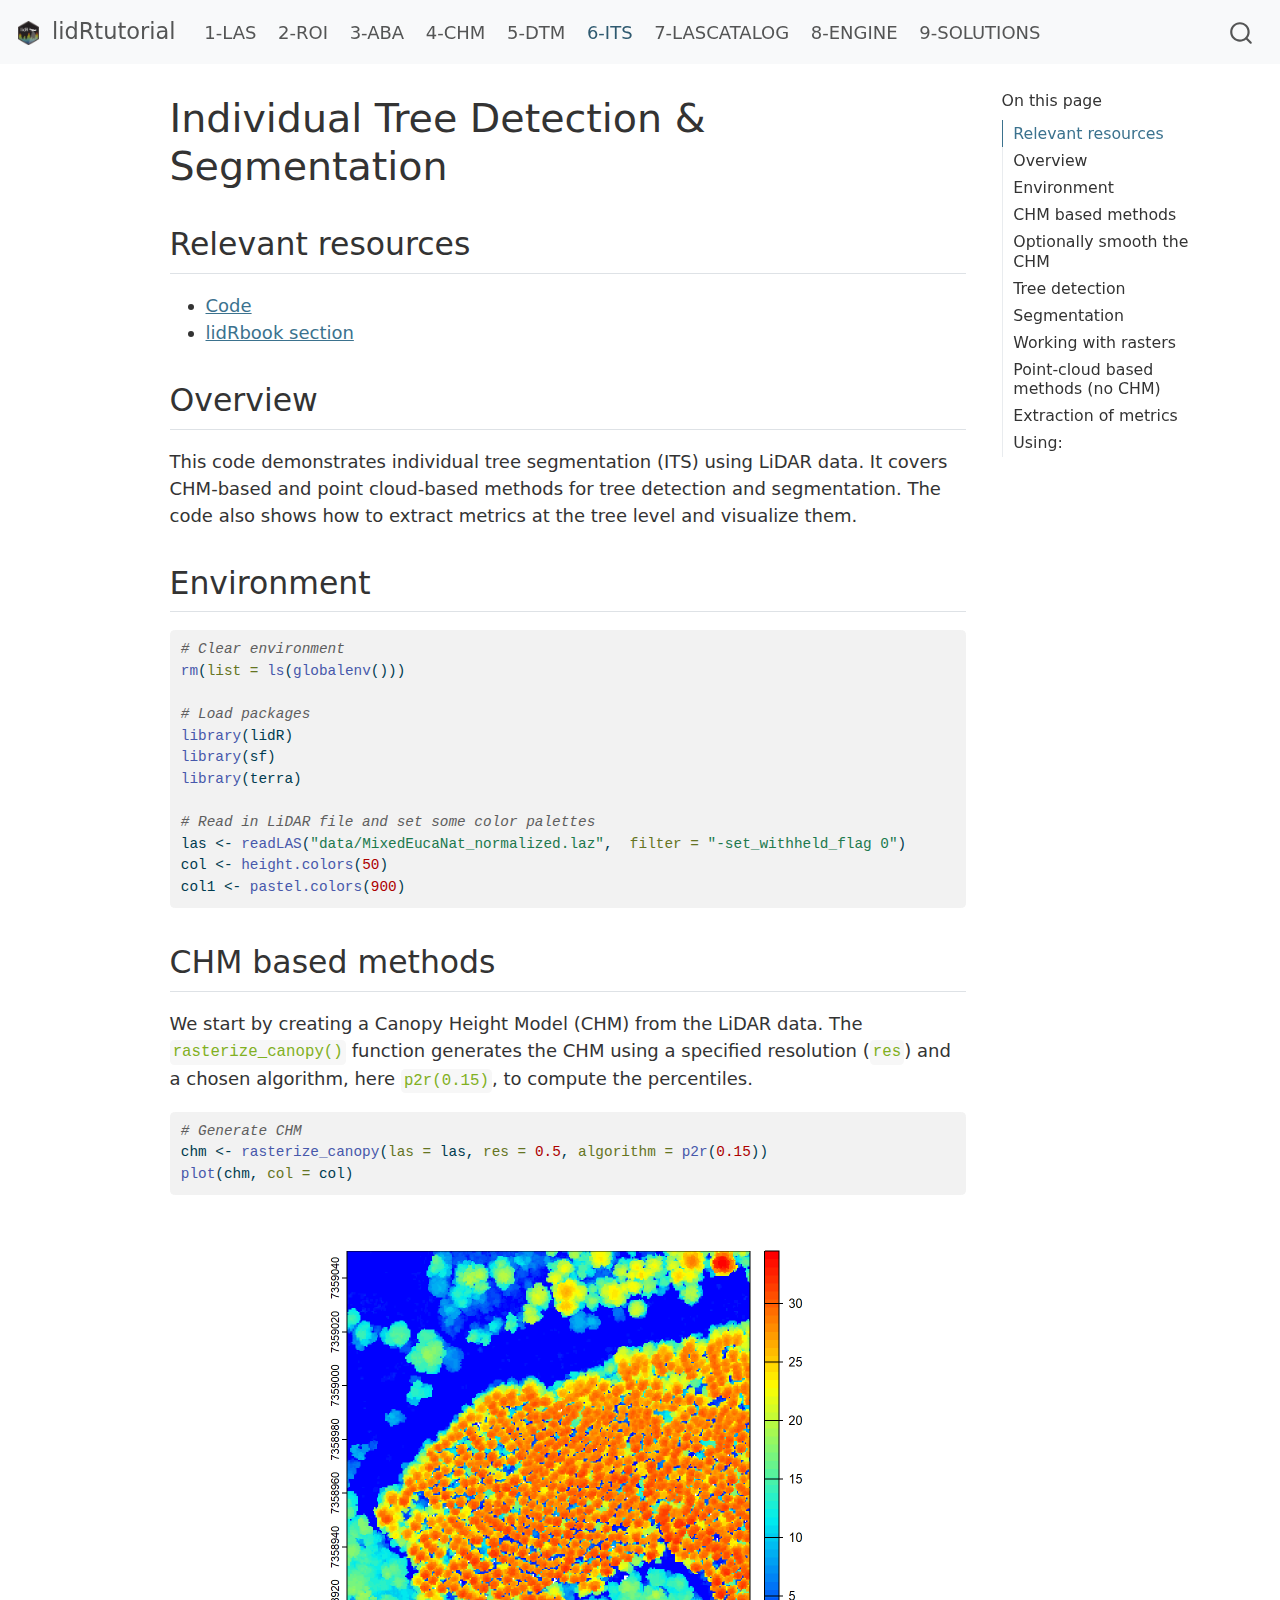
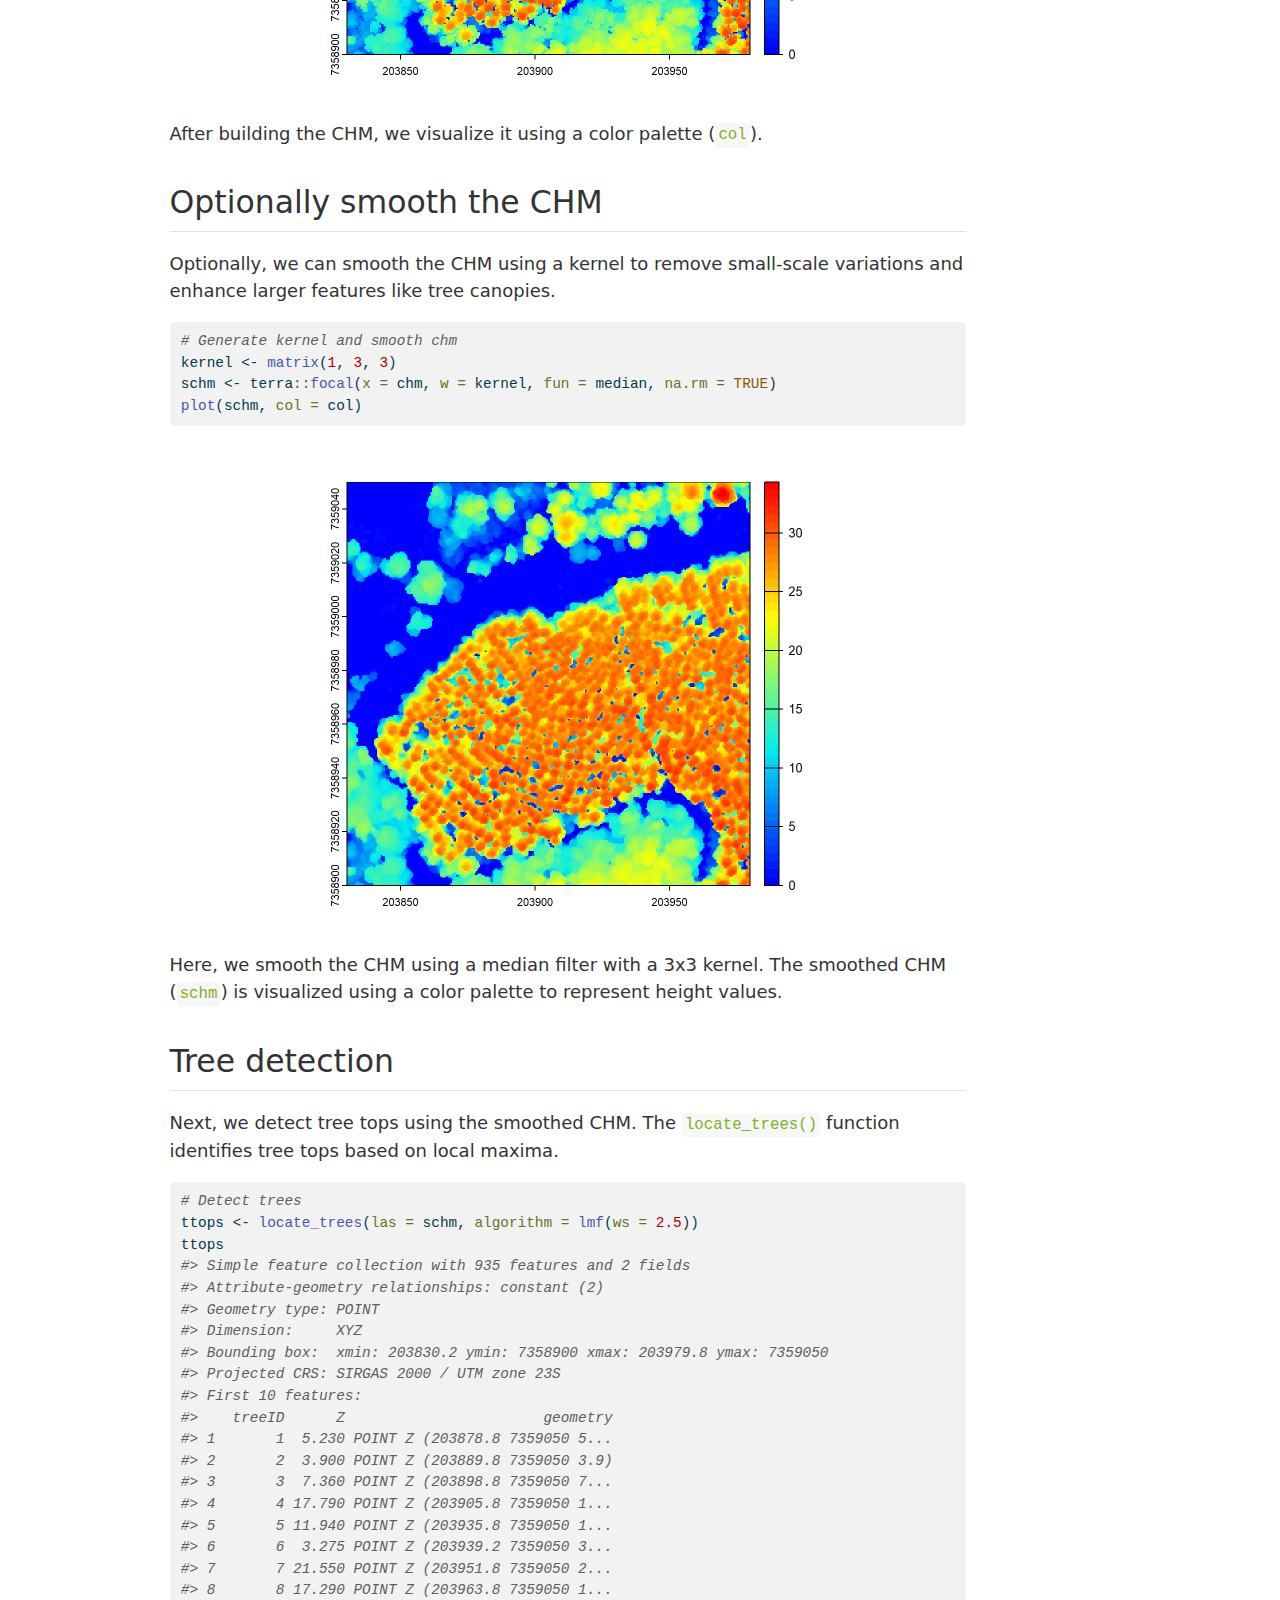
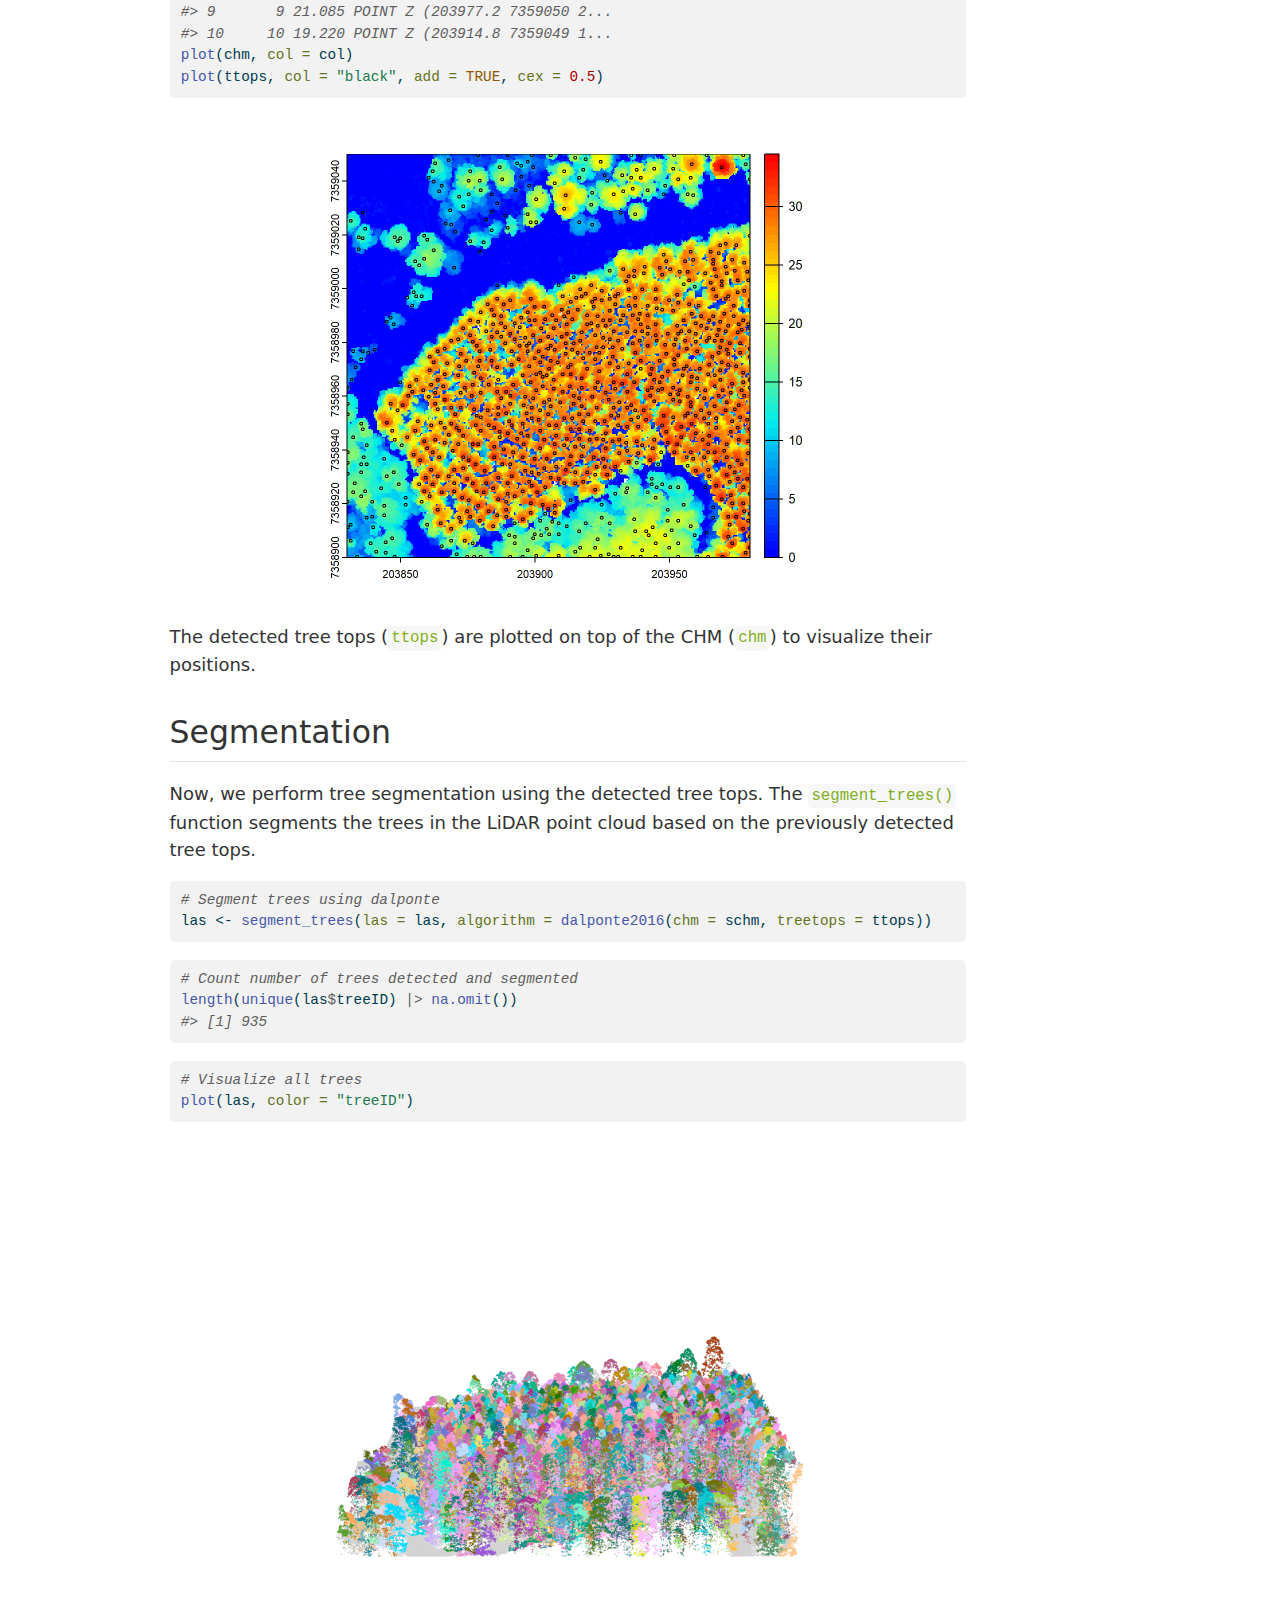
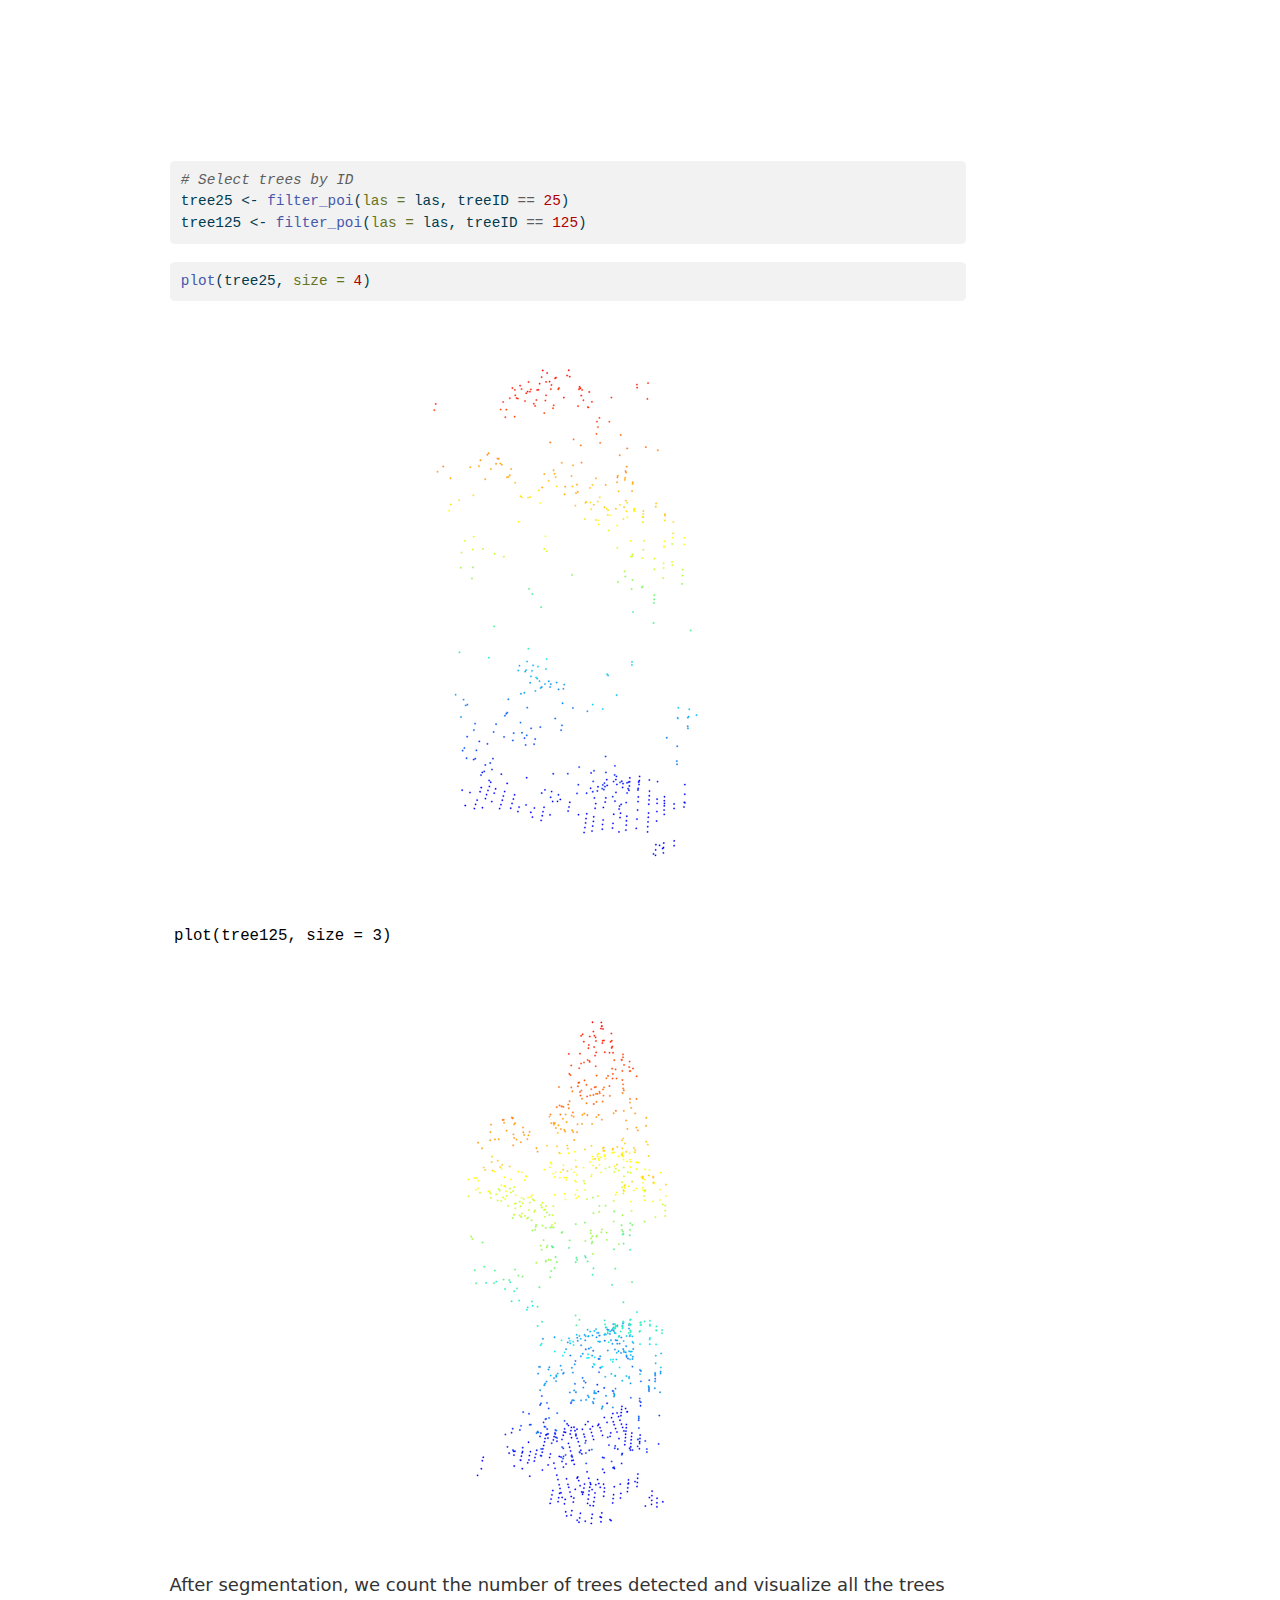
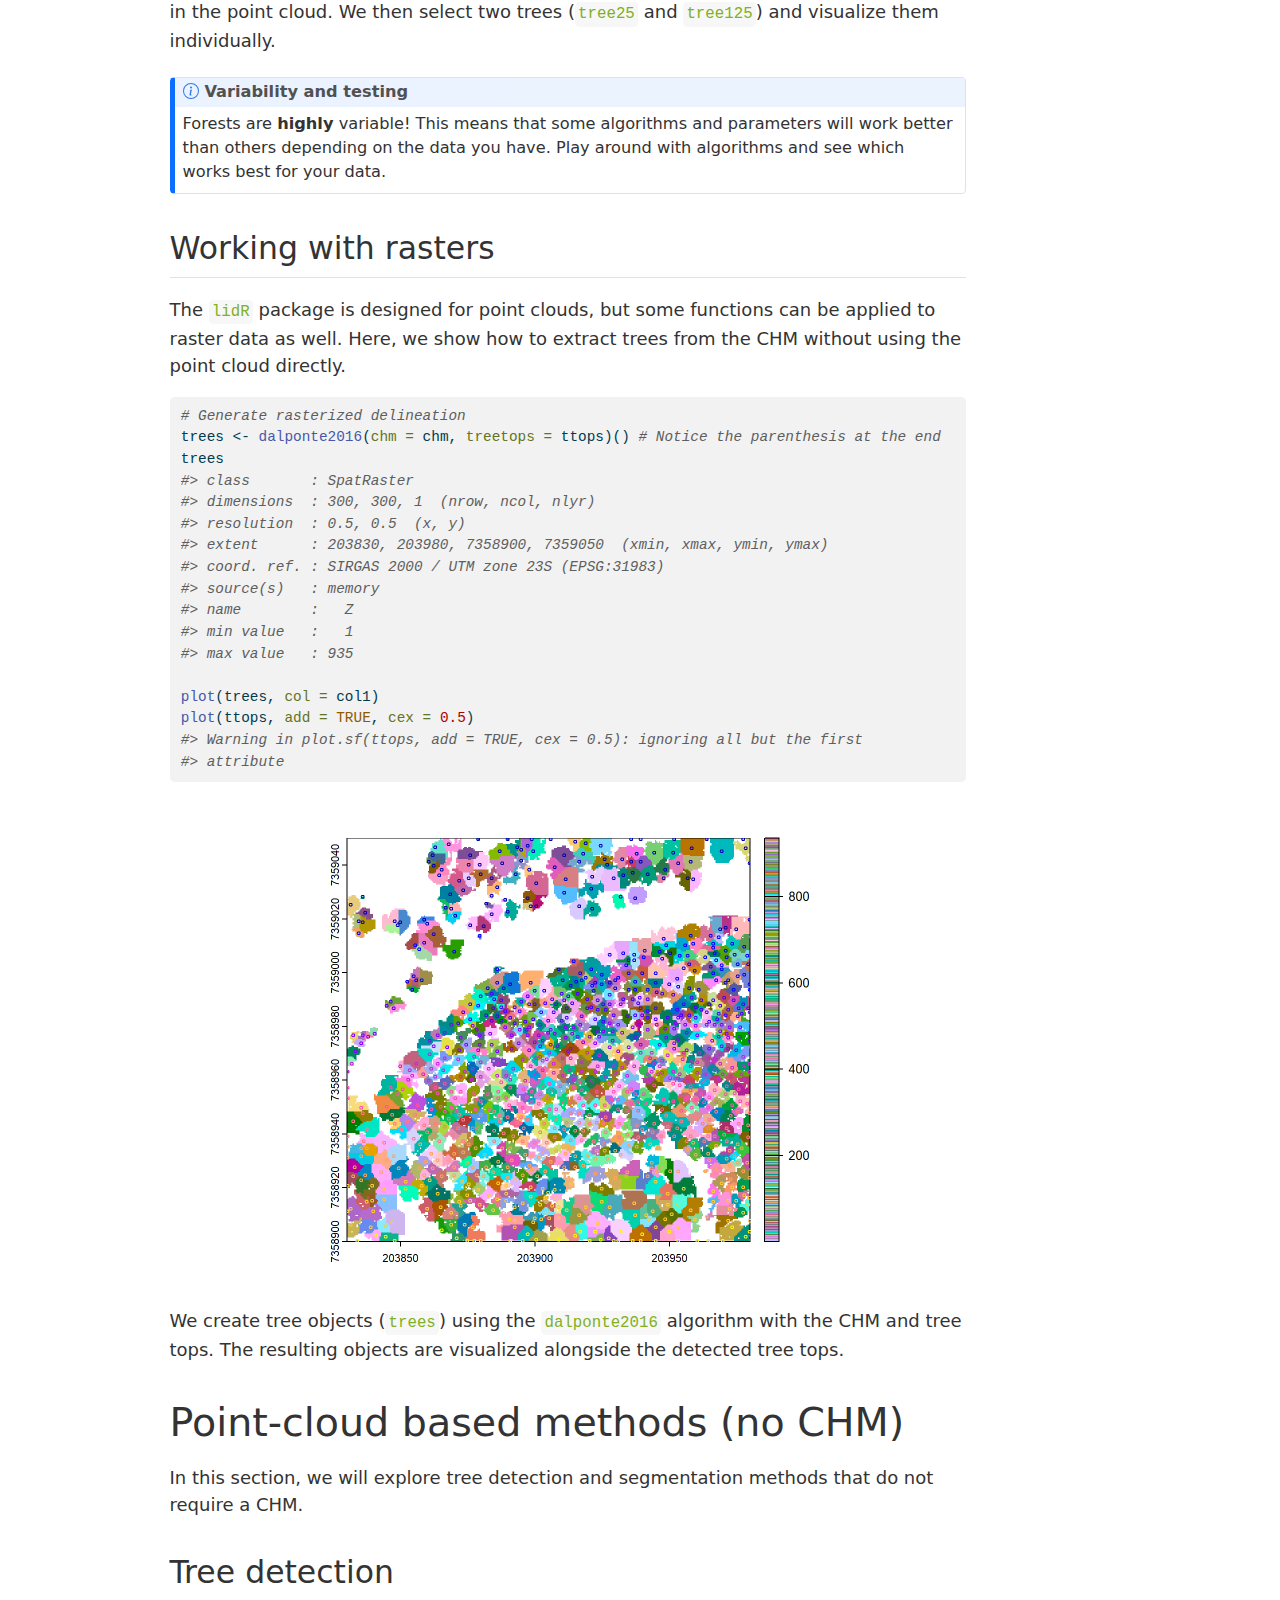
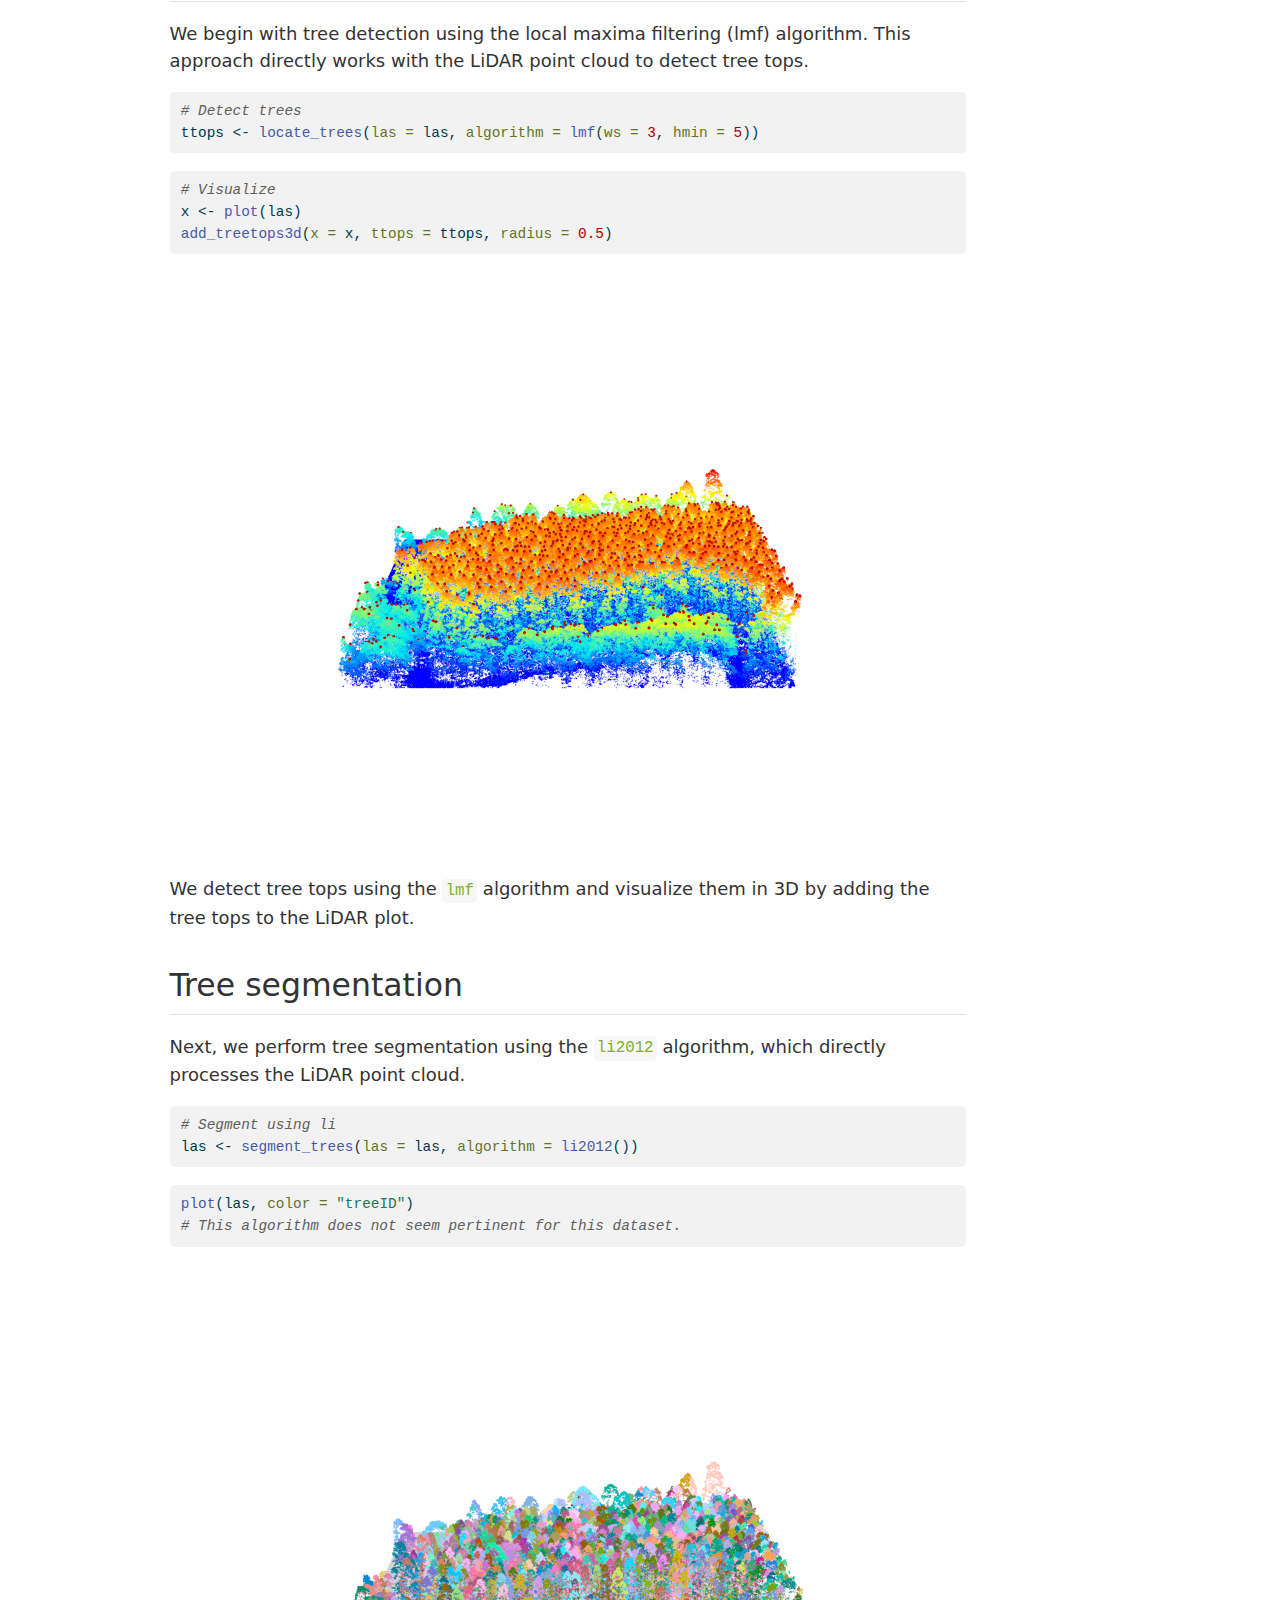
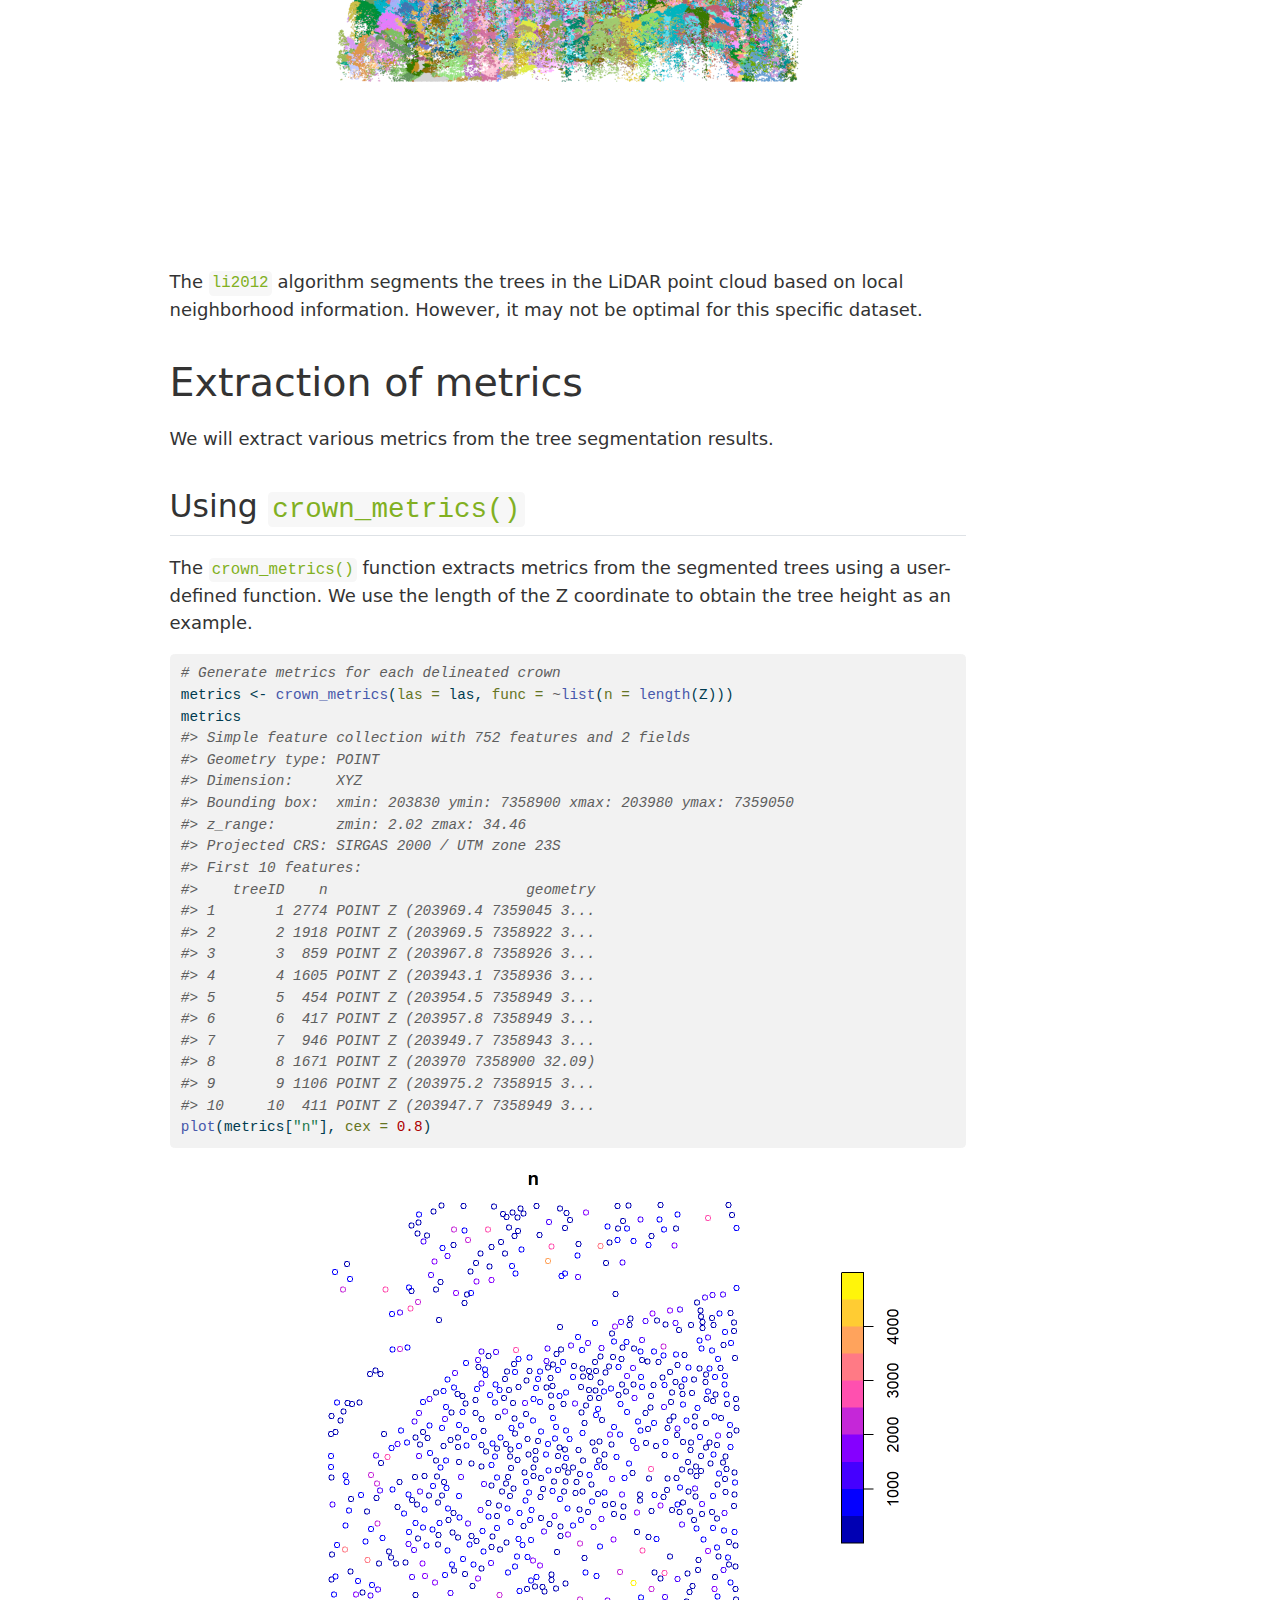
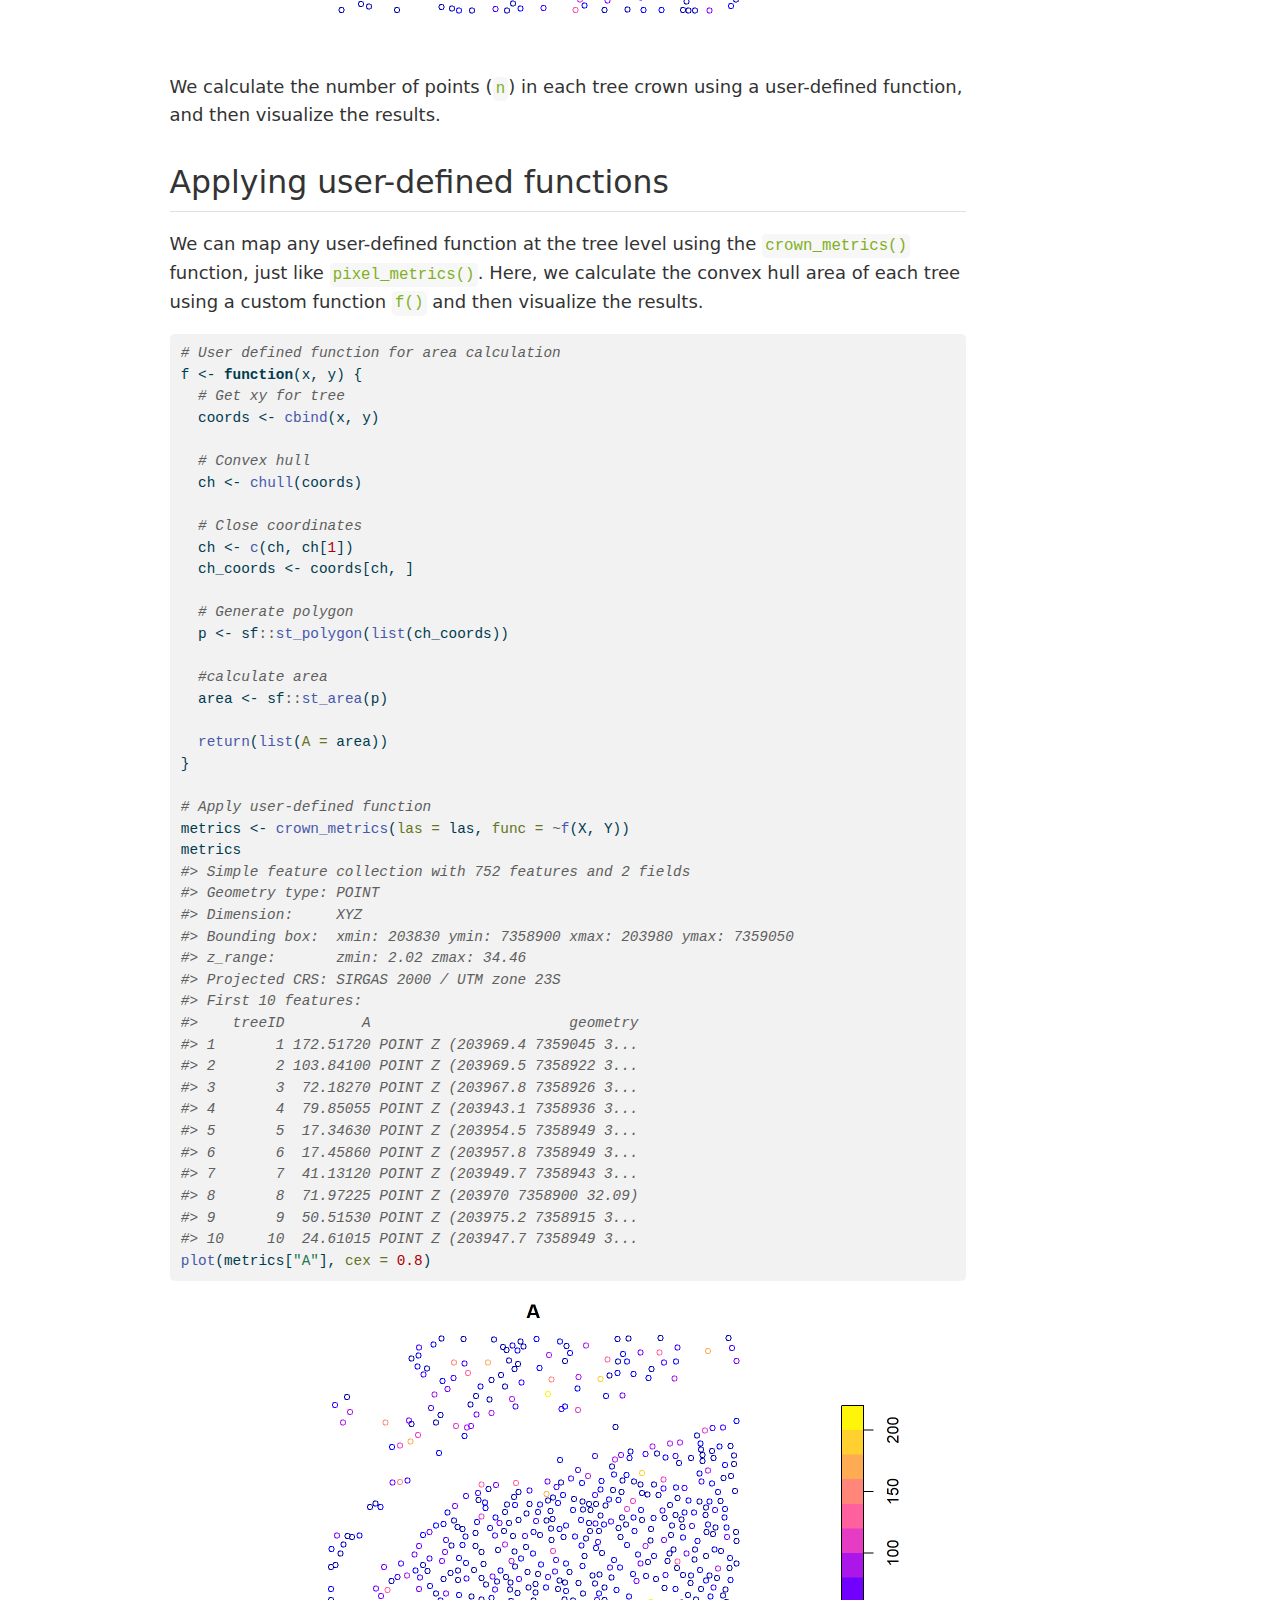
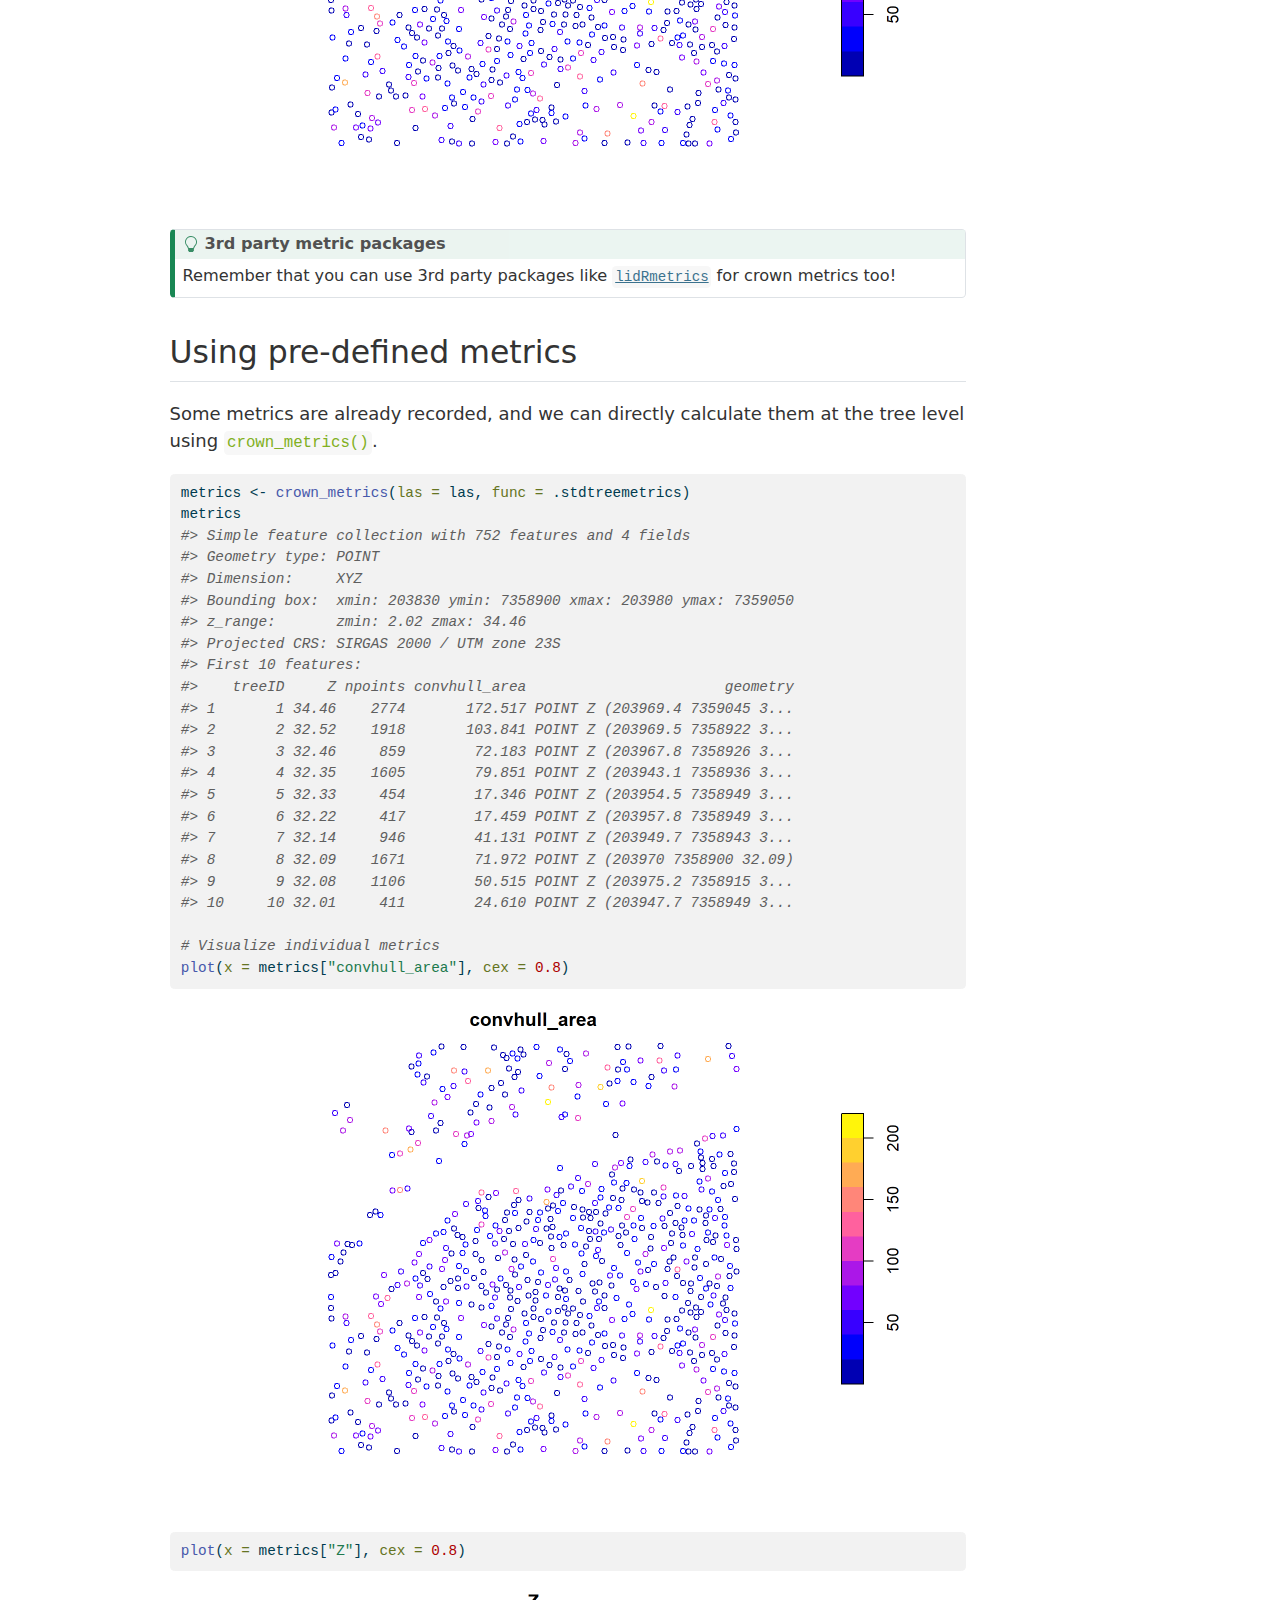
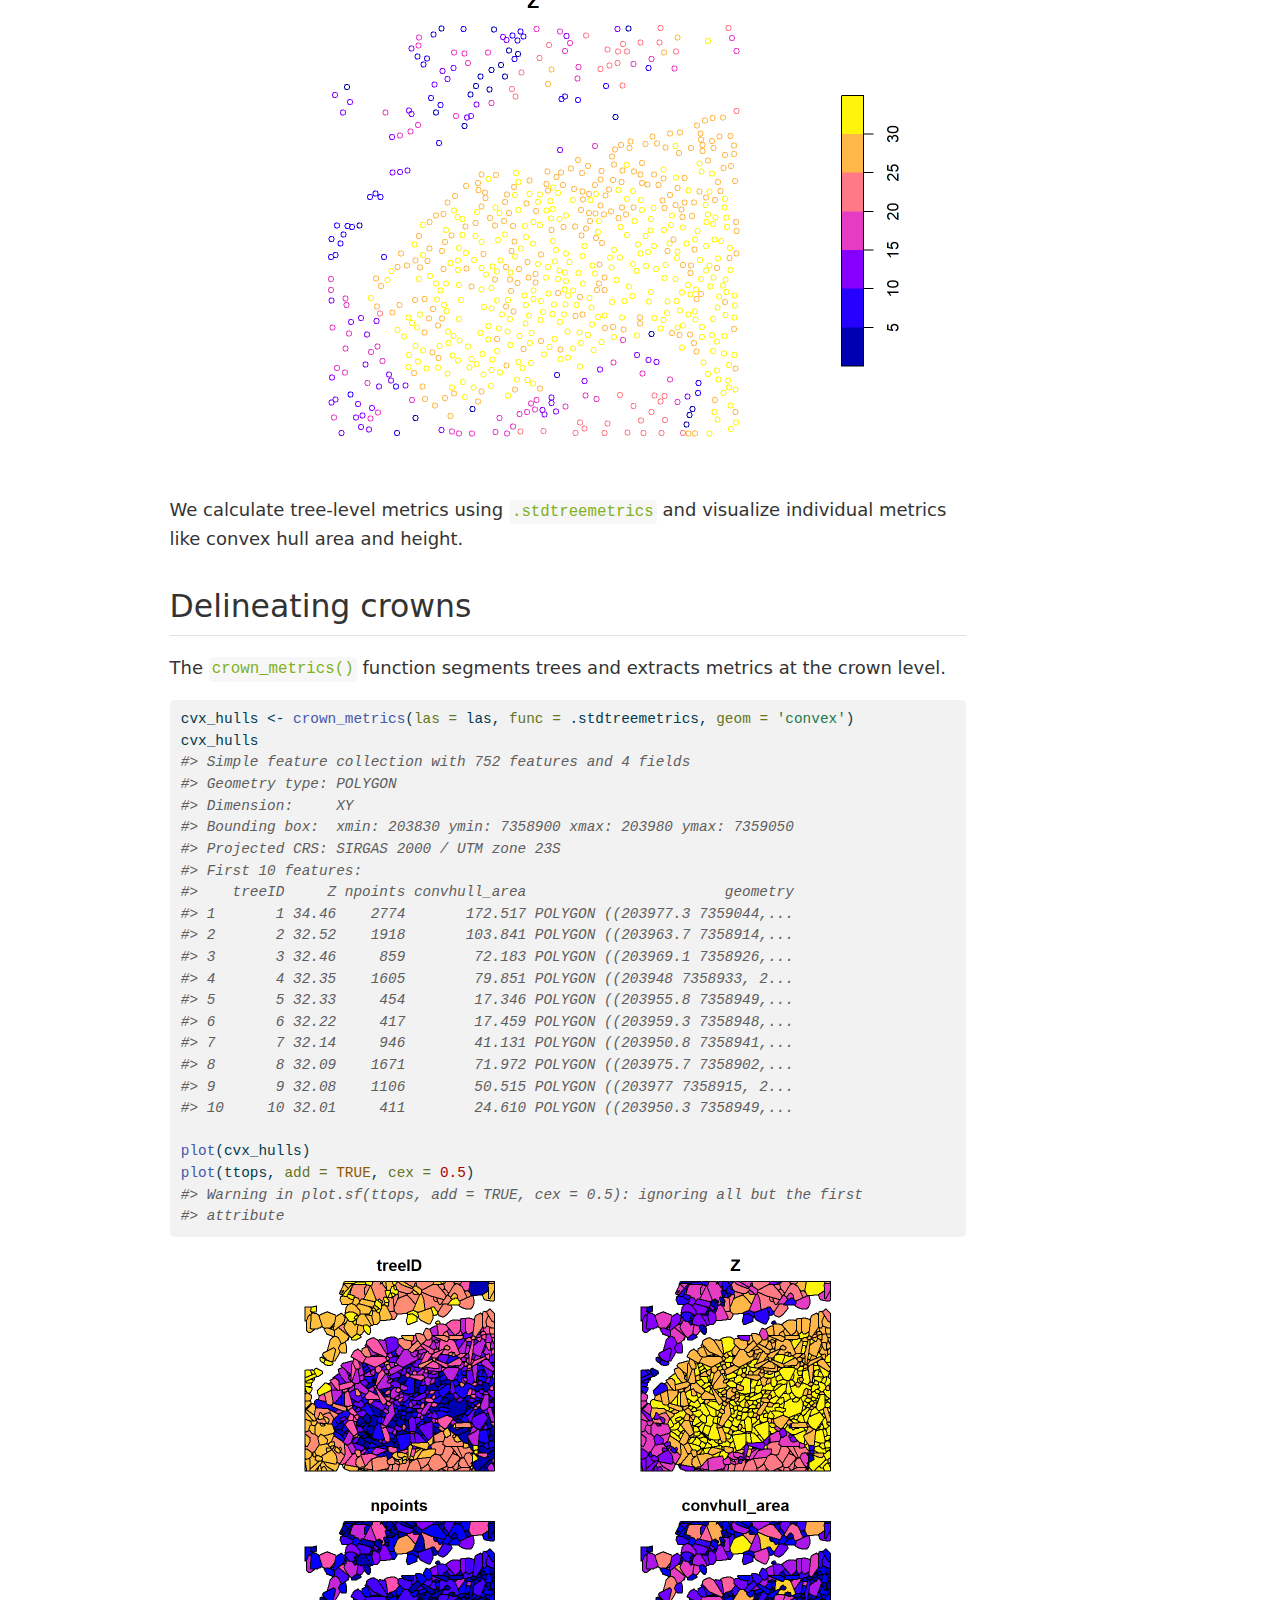
<file: docs/06_its.html>
<!DOCTYPE html>
<html xmlns="http://www.w3.org/1999/xhtml" lang="en" xml:lang="en"><head>

<meta charset="utf-8">
<meta name="generator" content="quarto-1.0.35">

<meta name="viewport" content="width=device-width, initial-scale=1.0, user-scalable=yes">


<title>lidRtutorial - Individual Tree Detection &amp; Segmentation</title>
<style>
code{white-space: pre-wrap;}
span.smallcaps{font-variant: small-caps;}
span.underline{text-decoration: underline;}
div.column{display: inline-block; vertical-align: top; width: 50%;}
div.hanging-indent{margin-left: 1.5em; text-indent: -1.5em;}
ul.task-list{list-style: none;}
pre > code.sourceCode { white-space: pre; position: relative; }
pre > code.sourceCode > span { display: inline-block; line-height: 1.25; }
pre > code.sourceCode > span:empty { height: 1.2em; }
.sourceCode { overflow: visible; }
code.sourceCode > span { color: inherit; text-decoration: inherit; }
div.sourceCode { margin: 1em 0; }
pre.sourceCode { margin: 0; }
@media screen {
div.sourceCode { overflow: auto; }
}
@media print {
pre > code.sourceCode { white-space: pre-wrap; }
pre > code.sourceCode > span { text-indent: -5em; padding-left: 5em; }
}
pre.numberSource code
  { counter-reset: source-line 0; }
pre.numberSource code > span
  { position: relative; left: -4em; counter-increment: source-line; }
pre.numberSource code > span > a:first-child::before
  { content: counter(source-line);
    position: relative; left: -1em; text-align: right; vertical-align: baseline;
    border: none; display: inline-block;
    -webkit-touch-callout: none; -webkit-user-select: none;
    -khtml-user-select: none; -moz-user-select: none;
    -ms-user-select: none; user-select: none;
    padding: 0 4px; width: 4em;
    color: #aaaaaa;
  }
pre.numberSource { margin-left: 3em; border-left: 1px solid #aaaaaa;  padding-left: 4px; }
div.sourceCode
  {   }
@media screen {
pre > code.sourceCode > span > a:first-child::before { text-decoration: underline; }
}
code span.al { color: #ff0000; font-weight: bold; } /* Alert */
code span.an { color: #60a0b0; font-weight: bold; font-style: italic; } /* Annotation */
code span.at { color: #7d9029; } /* Attribute */
code span.bn { color: #40a070; } /* BaseN */
code span.bu { } /* BuiltIn */
code span.cf { color: #007020; font-weight: bold; } /* ControlFlow */
code span.ch { color: #4070a0; } /* Char */
code span.cn { color: #880000; } /* Constant */
code span.co { color: #60a0b0; font-style: italic; } /* Comment */
code span.cv { color: #60a0b0; font-weight: bold; font-style: italic; } /* CommentVar */
code span.do { color: #ba2121; font-style: italic; } /* Documentation */
code span.dt { color: #902000; } /* DataType */
code span.dv { color: #40a070; } /* DecVal */
code span.er { color: #ff0000; font-weight: bold; } /* Error */
code span.ex { } /* Extension */
code span.fl { color: #40a070; } /* Float */
code span.fu { color: #06287e; } /* Function */
code span.im { } /* Import */
code span.in { color: #60a0b0; font-weight: bold; font-style: italic; } /* Information */
code span.kw { color: #007020; font-weight: bold; } /* Keyword */
code span.op { color: #666666; } /* Operator */
code span.ot { color: #007020; } /* Other */
code span.pp { color: #bc7a00; } /* Preprocessor */
code span.sc { color: #4070a0; } /* SpecialChar */
code span.ss { color: #bb6688; } /* SpecialString */
code span.st { color: #4070a0; } /* String */
code span.va { color: #19177c; } /* Variable */
code span.vs { color: #4070a0; } /* VerbatimString */
code span.wa { color: #60a0b0; font-weight: bold; font-style: italic; } /* Warning */
</style>


<script src="site_libs/quarto-nav/quarto-nav.js"></script>
<script src="site_libs/quarto-nav/headroom.min.js"></script>
<script src="site_libs/clipboard/clipboard.min.js"></script>
<script src="site_libs/quarto-search/autocomplete.umd.js"></script>
<script src="site_libs/quarto-search/fuse.min.js"></script>
<script src="site_libs/quarto-search/quarto-search.js"></script>
<meta name="quarto:offset" content="./">
<link href="./images/favicon/apple-touch-icon.png" rel="icon" type="image/png">
<script src="site_libs/quarto-html/quarto.js"></script>
<script src="site_libs/quarto-html/popper.min.js"></script>
<script src="site_libs/quarto-html/tippy.umd.min.js"></script>
<script src="site_libs/quarto-html/anchor.min.js"></script>
<link href="site_libs/quarto-html/tippy.css" rel="stylesheet">
<link href="site_libs/quarto-html/quarto-syntax-highlighting.css" rel="stylesheet" id="quarto-text-highlighting-styles">
<script src="site_libs/bootstrap/bootstrap.min.js"></script>
<link href="site_libs/bootstrap/bootstrap-icons.css" rel="stylesheet">
<link href="site_libs/bootstrap/bootstrap.min.css" rel="stylesheet" id="quarto-bootstrap" data-mode="light">
<script id="quarto-search-options" type="application/json">{
  "location": "navbar",
  "copy-button": false,
  "collapse-after": 3,
  "panel-placement": "end",
  "type": "overlay",
  "limit": 20,
  "language": {
    "search-no-results-text": "No results",
    "search-matching-documents-text": "matching documents",
    "search-copy-link-title": "Copy link to search",
    "search-hide-matches-text": "Hide additional matches",
    "search-more-match-text": "more match in this document",
    "search-more-matches-text": "more matches in this document",
    "search-clear-button-title": "Clear",
    "search-detached-cancel-button-title": "Cancel",
    "search-submit-button-title": "Submit"
  }
}</script>


<link rel="stylesheet" href="assets/custom.css">
</head>

<body class="nav-fixed">

<div id="quarto-search-results"></div>
  <header id="quarto-header" class="headroom fixed-top">
    <nav class="navbar navbar-expand-lg navbar-dark ">
      <div class="navbar-container container-fluid">
      <a class="navbar-brand" href="./index.html">
    <img src="./img/logo.png" alt="">
    <span class="navbar-title">lidRtutorial</span>
  </a>
          <button class="navbar-toggler" type="button" data-bs-toggle="collapse" data-bs-target="#navbarCollapse" aria-controls="navbarCollapse" aria-expanded="false" aria-label="Toggle navigation" onclick="if (window.quartoToggleHeadroom) { window.quartoToggleHeadroom(); }">
  <span class="navbar-toggler-icon"></span>
</button>
          <div class="collapse navbar-collapse" id="navbarCollapse">
            <ul class="navbar-nav navbar-nav-scroll me-auto">
  <li class="nav-item">
    <a class="nav-link" href="./01_read.html">1-LAS</a>
  </li>  
  <li class="nav-item">
    <a class="nav-link" href="./02_roi.html">2-ROI</a>
  </li>  
  <li class="nav-item">
    <a class="nav-link" href="./03_aba.html">3-ABA</a>
  </li>  
  <li class="nav-item">
    <a class="nav-link" href="./04_chm.html">4-CHM</a>
  </li>  
  <li class="nav-item">
    <a class="nav-link" href="./05_dtm.html">5-DTM</a>
  </li>  
  <li class="nav-item">
    <a class="nav-link active" href="./06_its.html" aria-current="page">6-ITS</a>
  </li>  
  <li class="nav-item">
    <a class="nav-link" href="./07_engine.html">7-LASCATALOG</a>
  </li>  
  <li class="nav-item">
    <a class="nav-link" href="./08_engine2.html">8-ENGINE</a>
  </li>  
  <li class="nav-item">
    <a class="nav-link" href="./09_solutions.html">9-SOLUTIONS</a>
  </li>  
</ul>
              <div id="quarto-search" class="" title="Search"></div>
          </div> <!-- /navcollapse -->
      </div> <!-- /container-fluid -->
    </nav>
</header>
<!-- content -->
<div id="quarto-content" class="quarto-container page-columns page-rows-contents page-layout-article page-navbar">
<!-- sidebar -->
<!-- margin-sidebar -->
    <div id="quarto-margin-sidebar" class="sidebar margin-sidebar">
        <nav id="TOC" role="doc-toc">
    <h2 id="toc-title">On this page</h2>
   
  <ul>
  <li><a href="#relevant-resources" id="toc-relevant-resources" class="nav-link active" data-scroll-target="#relevant-resources">Relevant resources</a></li>
  <li><a href="#overview" id="toc-overview" class="nav-link" data-scroll-target="#overview">Overview</a></li>
  <li><a href="#environment" id="toc-environment" class="nav-link" data-scroll-target="#environment">Environment</a></li>
  <li><a href="#chm-based-methods" id="toc-chm-based-methods" class="nav-link" data-scroll-target="#chm-based-methods">CHM based methods</a></li>
  <li><a href="#optionally-smooth-the-chm" id="toc-optionally-smooth-the-chm" class="nav-link" data-scroll-target="#optionally-smooth-the-chm">Optionally smooth the CHM</a></li>
  <li><a href="#tree-detection" id="toc-tree-detection" class="nav-link" data-scroll-target="#tree-detection">Tree detection</a></li>
  <li><a href="#segmentation" id="toc-segmentation" class="nav-link" data-scroll-target="#segmentation">Segmentation</a></li>
  <li><a href="#working-with-rasters" id="toc-working-with-rasters" class="nav-link" data-scroll-target="#working-with-rasters">Working with rasters</a></li>
  <li><a href="#point-cloud-based-methods-no-chm" id="toc-point-cloud-based-methods-no-chm" class="nav-link" data-scroll-target="#point-cloud-based-methods-no-chm">Point-cloud based methods (no CHM)</a>
  <ul class="collapse">
  <li><a href="#tree-detection-1" id="toc-tree-detection-1" class="nav-link" data-scroll-target="#tree-detection-1">Tree detection</a></li>
  <li><a href="#tree-segmentation" id="toc-tree-segmentation" class="nav-link" data-scroll-target="#tree-segmentation">Tree segmentation</a></li>
  </ul></li>
  <li><a href="#extraction-of-metrics" id="toc-extraction-of-metrics" class="nav-link" data-scroll-target="#extraction-of-metrics">Extraction of metrics</a>
  <ul class="collapse">
  <li><a href="#using-crown_metrics" id="toc-using-crown_metrics" class="nav-link" data-scroll-target="#using-crown_metrics">Using <code>crown_metrics()</code></a></li>
  <li><a href="#applying-user-defined-functions" id="toc-applying-user-defined-functions" class="nav-link" data-scroll-target="#applying-user-defined-functions">Applying user-defined functions</a></li>
  <li><a href="#using-pre-defined-metrics" id="toc-using-pre-defined-metrics" class="nav-link" data-scroll-target="#using-pre-defined-metrics">Using pre-defined metrics</a></li>
  <li><a href="#delineating-crowns" id="toc-delineating-crowns" class="nav-link" data-scroll-target="#delineating-crowns">Delineating crowns</a></li>
  <li><a href="#exercises" id="toc-exercises" class="nav-link" data-scroll-target="#exercises">Exercises</a></li>
  </ul></li>
  <li><a href="#using" id="toc-using" class="nav-link" data-scroll-target="#using">Using:</a>
  <ul class="collapse">
  <li><a href="#e1." id="toc-e1." class="nav-link" data-scroll-target="#e1.">E1.</a></li>
  <li><a href="#e2." id="toc-e2." class="nav-link" data-scroll-target="#e2.">E2.</a></li>
  <li><a href="#e3." id="toc-e3." class="nav-link" data-scroll-target="#e3.">E3.</a></li>
  <li><a href="#e4." id="toc-e4." class="nav-link" data-scroll-target="#e4.">E4.</a></li>
  <li><a href="#e5." id="toc-e5." class="nav-link" data-scroll-target="#e5.">E5.</a></li>
  <li><a href="#conclusion" id="toc-conclusion" class="nav-link" data-scroll-target="#conclusion">Conclusion</a></li>
  </ul></li>
  </ul>
</nav>
    </div>
<!-- main -->
<main class="content" id="quarto-document-content">

<header id="title-block-header" class="quarto-title-block default">
<div class="quarto-title">
<h1 class="title">Individual Tree Detection &amp; Segmentation</h1>
</div>



<div class="quarto-title-meta">

    
    
  </div>
  

</header>

<div class="cell" data-warnings="false">

</div>
<section id="relevant-resources" class="level2">
<h2 class="anchored" data-anchor-id="relevant-resources">Relevant resources</h2>
<ul>
<li><a href="https://github.com/tgoodbody/lidRtutorial/blob/main/R/06_its.R">Code</a></li>
<li><a href="https://r-lidar.github.io/lidRbook/itd-its.html">lidRbook section</a></li>
</ul>
</section>
<section id="overview" class="level2">
<h2 class="anchored" data-anchor-id="overview">Overview</h2>
<p>This code demonstrates individual tree segmentation (ITS) using LiDAR data. It covers CHM-based and point cloud-based methods for tree detection and segmentation. The code also shows how to extract metrics at the tree level and visualize them.</p>
</section>
<section id="environment" class="level2">
<h2 class="anchored" data-anchor-id="environment">Environment</h2>
<div class="cell" data-layout-align="center" data-warnings="false">
<div class="sourceCode cell-code" id="cb1"><pre class="sourceCode r code-with-copy"><code class="sourceCode r"><span id="cb1-1"><a href="#cb1-1" aria-hidden="true" tabindex="-1"></a><span class="co"># Clear environment</span></span>
<span id="cb1-2"><a href="#cb1-2" aria-hidden="true" tabindex="-1"></a><span class="fu">rm</span>(<span class="at">list =</span> <span class="fu">ls</span>(<span class="fu">globalenv</span>()))</span>
<span id="cb1-3"><a href="#cb1-3" aria-hidden="true" tabindex="-1"></a></span>
<span id="cb1-4"><a href="#cb1-4" aria-hidden="true" tabindex="-1"></a><span class="co"># Load packages</span></span>
<span id="cb1-5"><a href="#cb1-5" aria-hidden="true" tabindex="-1"></a><span class="fu">library</span>(lidR)</span>
<span id="cb1-6"><a href="#cb1-6" aria-hidden="true" tabindex="-1"></a><span class="fu">library</span>(sf)</span>
<span id="cb1-7"><a href="#cb1-7" aria-hidden="true" tabindex="-1"></a><span class="fu">library</span>(terra)</span>
<span id="cb1-8"><a href="#cb1-8" aria-hidden="true" tabindex="-1"></a></span>
<span id="cb1-9"><a href="#cb1-9" aria-hidden="true" tabindex="-1"></a><span class="co"># Read in LiDAR file and set some color palettes</span></span>
<span id="cb1-10"><a href="#cb1-10" aria-hidden="true" tabindex="-1"></a>las <span class="ot">&lt;-</span> <span class="fu">readLAS</span>(<span class="st">"data/MixedEucaNat_normalized.laz"</span>,  <span class="at">filter =</span> <span class="st">"-set_withheld_flag 0"</span>)</span>
<span id="cb1-11"><a href="#cb1-11" aria-hidden="true" tabindex="-1"></a>col <span class="ot">&lt;-</span> <span class="fu">height.colors</span>(<span class="dv">50</span>)</span>
<span id="cb1-12"><a href="#cb1-12" aria-hidden="true" tabindex="-1"></a>col1 <span class="ot">&lt;-</span> <span class="fu">pastel.colors</span>(<span class="dv">900</span>)</span></code><button title="Copy to Clipboard" class="code-copy-button"><i class="bi"></i></button></pre></div>
</div>
</section>
<section id="chm-based-methods" class="level2">
<h2 class="anchored" data-anchor-id="chm-based-methods">CHM based methods</h2>
<p>We start by creating a Canopy Height Model (CHM) from the LiDAR data. The <code>rasterize_canopy()</code> function generates the CHM using a specified resolution (<code>res</code>) and a chosen algorithm, here <code>p2r(0.15)</code>, to compute the percentiles.</p>
<div class="cell" data-layout-align="center">
<div class="sourceCode cell-code" id="cb2"><pre class="sourceCode r code-with-copy"><code class="sourceCode r"><span id="cb2-1"><a href="#cb2-1" aria-hidden="true" tabindex="-1"></a><span class="co"># Generate CHM</span></span>
<span id="cb2-2"><a href="#cb2-2" aria-hidden="true" tabindex="-1"></a>chm <span class="ot">&lt;-</span> <span class="fu">rasterize_canopy</span>(<span class="at">las =</span> las, <span class="at">res =</span> <span class="fl">0.5</span>, <span class="at">algorithm =</span> <span class="fu">p2r</span>(<span class="fl">0.15</span>))</span>
<span id="cb2-3"><a href="#cb2-3" aria-hidden="true" tabindex="-1"></a><span class="fu">plot</span>(chm, <span class="at">col =</span> col)</span></code><button title="Copy to Clipboard" class="code-copy-button"><i class="bi"></i></button></pre></div>
<div class="cell-output-display">
<div class="quarto-figure quarto-figure-center">
<figure class="figure">
<p><img src="06_its_files/figure-html/chm_creation-1.png" class="img-fluid figure-img" width="672"></p>
</figure>
</div>
</div>
</div>
<p>After building the CHM, we visualize it using a color palette (<code>col</code>).</p>
</section>
<section id="optionally-smooth-the-chm" class="level2">
<h2 class="anchored" data-anchor-id="optionally-smooth-the-chm">Optionally smooth the CHM</h2>
<p>Optionally, we can smooth the CHM using a kernel to remove small-scale variations and enhance larger features like tree canopies.</p>
<div class="cell" data-layout-align="center">
<div class="sourceCode cell-code" id="cb3"><pre class="sourceCode r code-with-copy"><code class="sourceCode r"><span id="cb3-1"><a href="#cb3-1" aria-hidden="true" tabindex="-1"></a><span class="co"># Generate kernel and smooth chm</span></span>
<span id="cb3-2"><a href="#cb3-2" aria-hidden="true" tabindex="-1"></a>kernel <span class="ot">&lt;-</span> <span class="fu">matrix</span>(<span class="dv">1</span>, <span class="dv">3</span>, <span class="dv">3</span>)</span>
<span id="cb3-3"><a href="#cb3-3" aria-hidden="true" tabindex="-1"></a>schm <span class="ot">&lt;-</span> terra<span class="sc">::</span><span class="fu">focal</span>(<span class="at">x =</span> chm, <span class="at">w =</span> kernel, <span class="at">fun =</span> median, <span class="at">na.rm =</span> <span class="cn">TRUE</span>)</span>
<span id="cb3-4"><a href="#cb3-4" aria-hidden="true" tabindex="-1"></a><span class="fu">plot</span>(schm, <span class="at">col =</span> col)</span></code><button title="Copy to Clipboard" class="code-copy-button"><i class="bi"></i></button></pre></div>
<div class="cell-output-display">
<div class="quarto-figure quarto-figure-center">
<figure class="figure">
<p><img src="06_its_files/figure-html/chm_smoothing-1.png" class="img-fluid figure-img" width="672"></p>
</figure>
</div>
</div>
</div>
<p>Here, we smooth the CHM using a median filter with a 3x3 kernel. The smoothed CHM (<code>schm</code>) is visualized using a color palette to represent height values.</p>
</section>
<section id="tree-detection" class="level2">
<h2 class="anchored" data-anchor-id="tree-detection">Tree detection</h2>
<p>Next, we detect tree tops using the smoothed CHM. The <code>locate_trees()</code> function identifies tree tops based on local maxima.</p>
<div class="cell" data-layout-align="center">
<div class="sourceCode cell-code" id="cb4"><pre class="sourceCode r code-with-copy"><code class="sourceCode r"><span id="cb4-1"><a href="#cb4-1" aria-hidden="true" tabindex="-1"></a><span class="co"># Detect trees</span></span>
<span id="cb4-2"><a href="#cb4-2" aria-hidden="true" tabindex="-1"></a>ttops <span class="ot">&lt;-</span> <span class="fu">locate_trees</span>(<span class="at">las =</span> schm, <span class="at">algorithm =</span> <span class="fu">lmf</span>(<span class="at">ws =</span> <span class="fl">2.5</span>))</span>
<span id="cb4-3"><a href="#cb4-3" aria-hidden="true" tabindex="-1"></a>ttops</span>
<span id="cb4-4"><a href="#cb4-4" aria-hidden="true" tabindex="-1"></a><span class="co">#&gt; Simple feature collection with 935 features and 2 fields</span></span>
<span id="cb4-5"><a href="#cb4-5" aria-hidden="true" tabindex="-1"></a><span class="co">#&gt; Attribute-geometry relationships: constant (2)</span></span>
<span id="cb4-6"><a href="#cb4-6" aria-hidden="true" tabindex="-1"></a><span class="co">#&gt; Geometry type: POINT</span></span>
<span id="cb4-7"><a href="#cb4-7" aria-hidden="true" tabindex="-1"></a><span class="co">#&gt; Dimension:     XYZ</span></span>
<span id="cb4-8"><a href="#cb4-8" aria-hidden="true" tabindex="-1"></a><span class="co">#&gt; Bounding box:  xmin: 203830.2 ymin: 7358900 xmax: 203979.8 ymax: 7359050</span></span>
<span id="cb4-9"><a href="#cb4-9" aria-hidden="true" tabindex="-1"></a><span class="co">#&gt; Projected CRS: SIRGAS 2000 / UTM zone 23S</span></span>
<span id="cb4-10"><a href="#cb4-10" aria-hidden="true" tabindex="-1"></a><span class="co">#&gt; First 10 features:</span></span>
<span id="cb4-11"><a href="#cb4-11" aria-hidden="true" tabindex="-1"></a><span class="co">#&gt;    treeID      Z                       geometry</span></span>
<span id="cb4-12"><a href="#cb4-12" aria-hidden="true" tabindex="-1"></a><span class="co">#&gt; 1       1  5.230 POINT Z (203878.8 7359050 5...</span></span>
<span id="cb4-13"><a href="#cb4-13" aria-hidden="true" tabindex="-1"></a><span class="co">#&gt; 2       2  3.900 POINT Z (203889.8 7359050 3.9)</span></span>
<span id="cb4-14"><a href="#cb4-14" aria-hidden="true" tabindex="-1"></a><span class="co">#&gt; 3       3  7.360 POINT Z (203898.8 7359050 7...</span></span>
<span id="cb4-15"><a href="#cb4-15" aria-hidden="true" tabindex="-1"></a><span class="co">#&gt; 4       4 17.790 POINT Z (203905.8 7359050 1...</span></span>
<span id="cb4-16"><a href="#cb4-16" aria-hidden="true" tabindex="-1"></a><span class="co">#&gt; 5       5 11.940 POINT Z (203935.8 7359050 1...</span></span>
<span id="cb4-17"><a href="#cb4-17" aria-hidden="true" tabindex="-1"></a><span class="co">#&gt; 6       6  3.275 POINT Z (203939.2 7359050 3...</span></span>
<span id="cb4-18"><a href="#cb4-18" aria-hidden="true" tabindex="-1"></a><span class="co">#&gt; 7       7 21.550 POINT Z (203951.8 7359050 2...</span></span>
<span id="cb4-19"><a href="#cb4-19" aria-hidden="true" tabindex="-1"></a><span class="co">#&gt; 8       8 17.290 POINT Z (203963.8 7359050 1...</span></span>
<span id="cb4-20"><a href="#cb4-20" aria-hidden="true" tabindex="-1"></a><span class="co">#&gt; 9       9 21.085 POINT Z (203977.2 7359050 2...</span></span>
<span id="cb4-21"><a href="#cb4-21" aria-hidden="true" tabindex="-1"></a><span class="co">#&gt; 10     10 19.220 POINT Z (203914.8 7359049 1...</span></span>
<span id="cb4-22"><a href="#cb4-22" aria-hidden="true" tabindex="-1"></a><span class="fu">plot</span>(chm, <span class="at">col =</span> col)</span>
<span id="cb4-23"><a href="#cb4-23" aria-hidden="true" tabindex="-1"></a><span class="fu">plot</span>(ttops, <span class="at">col =</span> <span class="st">"black"</span>, <span class="at">add =</span> <span class="cn">TRUE</span>, <span class="at">cex =</span> <span class="fl">0.5</span>)</span></code><button title="Copy to Clipboard" class="code-copy-button"><i class="bi"></i></button></pre></div>
<div class="cell-output-display">
<div class="quarto-figure quarto-figure-center">
<figure class="figure">
<p><img src="06_its_files/figure-html/tree_detection-1.png" class="img-fluid figure-img" width="672"></p>
</figure>
</div>
</div>
</div>
<p>The detected tree tops (<code>ttops</code>) are plotted on top of the CHM (<code>chm</code>) to visualize their positions.</p>
</section>
<section id="segmentation" class="level2">
<h2 class="anchored" data-anchor-id="segmentation">Segmentation</h2>
<p>Now, we perform tree segmentation using the detected tree tops. The <code>segment_trees()</code> function segments the trees in the LiDAR point cloud based on the previously detected tree tops.</p>
<div class="sourceCode" id="cb5"><pre class="sourceCode r code-with-copy"><code class="sourceCode r"><span id="cb5-1"><a href="#cb5-1" aria-hidden="true" tabindex="-1"></a><span class="co"># Segment trees using dalponte</span></span>
<span id="cb5-2"><a href="#cb5-2" aria-hidden="true" tabindex="-1"></a>las <span class="ot">&lt;-</span> <span class="fu">segment_trees</span>(<span class="at">las =</span> las, <span class="at">algorithm =</span> <span class="fu">dalponte2016</span>(<span class="at">chm =</span> schm, <span class="at">treetops =</span> ttops))</span></code><button title="Copy to Clipboard" class="code-copy-button"><i class="bi"></i></button></pre></div>
<div class="cell" data-layout-align="center">

</div>
<div class="cell" data-layout-align="center">
<div class="sourceCode cell-code" id="cb6"><pre class="sourceCode r code-with-copy"><code class="sourceCode r"><span id="cb6-1"><a href="#cb6-1" aria-hidden="true" tabindex="-1"></a><span class="co"># Count number of trees detected and segmented</span></span>
<span id="cb6-2"><a href="#cb6-2" aria-hidden="true" tabindex="-1"></a><span class="fu">length</span>(<span class="fu">unique</span>(las<span class="sc">$</span>treeID) <span class="sc">|&gt;</span> <span class="fu">na.omit</span>())</span>
<span id="cb6-3"><a href="#cb6-3" aria-hidden="true" tabindex="-1"></a><span class="co">#&gt; [1] 935</span></span></code><button title="Copy to Clipboard" class="code-copy-button"><i class="bi"></i></button></pre></div>
</div>
<div class="sourceCode" id="cb7"><pre class="sourceCode r code-with-copy"><code class="sourceCode r"><span id="cb7-1"><a href="#cb7-1" aria-hidden="true" tabindex="-1"></a><span class="co"># Visualize all trees</span></span>
<span id="cb7-2"><a href="#cb7-2" aria-hidden="true" tabindex="-1"></a><span class="fu">plot</span>(las, <span class="at">color =</span> <span class="st">"treeID"</span>)</span></code><button title="Copy to Clipboard" class="code-copy-button"><i class="bi"></i></button></pre></div>
<div class="cell" data-layout-align="center" data-rgl="true">
<div class="cell-output-display">
<div class="quarto-figure quarto-figure-center">
<figure class="figure">
<p><img src="06_its_files/figure-html/visualize_trees-1.png" class="img-fluid figure-img" width="768"></p>
</figure>
</div>
</div>
</div>
<div class="cell" data-layout-align="center">
<div class="sourceCode cell-code" id="cb8"><pre class="sourceCode r code-with-copy"><code class="sourceCode r"><span id="cb8-1"><a href="#cb8-1" aria-hidden="true" tabindex="-1"></a><span class="co"># Select trees by ID</span></span>
<span id="cb8-2"><a href="#cb8-2" aria-hidden="true" tabindex="-1"></a>tree25 <span class="ot">&lt;-</span> <span class="fu">filter_poi</span>(<span class="at">las =</span> las, treeID <span class="sc">==</span> <span class="dv">25</span>)</span>
<span id="cb8-3"><a href="#cb8-3" aria-hidden="true" tabindex="-1"></a>tree125 <span class="ot">&lt;-</span> <span class="fu">filter_poi</span>(<span class="at">las =</span> las, treeID <span class="sc">==</span> <span class="dv">125</span>)</span></code><button title="Copy to Clipboard" class="code-copy-button"><i class="bi"></i></button></pre></div>
</div>
<div class="sourceCode" id="cb9"><pre class="sourceCode r code-with-copy"><code class="sourceCode r"><span id="cb9-1"><a href="#cb9-1" aria-hidden="true" tabindex="-1"></a><span class="fu">plot</span>(tree25, <span class="at">size =</span> <span class="dv">4</span>)</span></code><button title="Copy to Clipboard" class="code-copy-button"><i class="bi"></i></button></pre></div>
<div class="cell" data-layout-align="center" data-rgl="true">
<div class="cell-output-display">
<div class="quarto-figure quarto-figure-center">
<figure class="figure">
<p><img src="06_its_files/figure-html/visualize_tree_25-1.png" class="img-fluid figure-img" width="768"></p>
</figure>
</div>
</div>
</div>
<pre><code>plot(tree125, size = 3)</code></pre>
<div class="cell" data-layout-align="center" data-rgl="true">
<div class="cell-output-display">
<div class="quarto-figure quarto-figure-center">
<figure class="figure">
<p><img src="06_its_files/figure-html/visualize_tree_125-1.png" class="img-fluid figure-img" width="768"></p>
</figure>
</div>
</div>
</div>
<p>After segmentation, we count the number of trees detected and visualize all the trees in the point cloud. We then select two trees (<code>tree25</code> and <code>tree125</code>) and visualize them individually.</p>
<div class="callout-note callout callout-style-default callout-captioned">
<div class="callout-header d-flex align-content-center">
<div class="callout-icon-container">
<i class="callout-icon"></i>
</div>
<div class="callout-caption-container flex-fill">
Variability and testing
</div>
</div>
<div class="callout-body-container callout-body">
<p>Forests are <strong>highly</strong> variable! This means that some algorithms and parameters will work better than others depending on the data you have. Play around with algorithms and see which works best for your data.</p>
</div>
</div>
</section>
<section id="working-with-rasters" class="level2">
<h2 class="anchored" data-anchor-id="working-with-rasters">Working with rasters</h2>
<p>The <code>lidR</code> package is designed for point clouds, but some functions can be applied to raster data as well. Here, we show how to extract trees from the CHM without using the point cloud directly.</p>
<div class="cell" data-layout-align="center">
<div class="sourceCode cell-code" id="cb11"><pre class="sourceCode r code-with-copy"><code class="sourceCode r"><span id="cb11-1"><a href="#cb11-1" aria-hidden="true" tabindex="-1"></a><span class="co"># Generate rasterized delineation</span></span>
<span id="cb11-2"><a href="#cb11-2" aria-hidden="true" tabindex="-1"></a>trees <span class="ot">&lt;-</span> <span class="fu">dalponte2016</span>(<span class="at">chm =</span> chm, <span class="at">treetops =</span> ttops)() <span class="co"># Notice the parenthesis at the end</span></span>
<span id="cb11-3"><a href="#cb11-3" aria-hidden="true" tabindex="-1"></a>trees</span>
<span id="cb11-4"><a href="#cb11-4" aria-hidden="true" tabindex="-1"></a><span class="co">#&gt; class       : SpatRaster </span></span>
<span id="cb11-5"><a href="#cb11-5" aria-hidden="true" tabindex="-1"></a><span class="co">#&gt; dimensions  : 300, 300, 1  (nrow, ncol, nlyr)</span></span>
<span id="cb11-6"><a href="#cb11-6" aria-hidden="true" tabindex="-1"></a><span class="co">#&gt; resolution  : 0.5, 0.5  (x, y)</span></span>
<span id="cb11-7"><a href="#cb11-7" aria-hidden="true" tabindex="-1"></a><span class="co">#&gt; extent      : 203830, 203980, 7358900, 7359050  (xmin, xmax, ymin, ymax)</span></span>
<span id="cb11-8"><a href="#cb11-8" aria-hidden="true" tabindex="-1"></a><span class="co">#&gt; coord. ref. : SIRGAS 2000 / UTM zone 23S (EPSG:31983) </span></span>
<span id="cb11-9"><a href="#cb11-9" aria-hidden="true" tabindex="-1"></a><span class="co">#&gt; source(s)   : memory</span></span>
<span id="cb11-10"><a href="#cb11-10" aria-hidden="true" tabindex="-1"></a><span class="co">#&gt; name        :   Z </span></span>
<span id="cb11-11"><a href="#cb11-11" aria-hidden="true" tabindex="-1"></a><span class="co">#&gt; min value   :   1 </span></span>
<span id="cb11-12"><a href="#cb11-12" aria-hidden="true" tabindex="-1"></a><span class="co">#&gt; max value   : 935</span></span>
<span id="cb11-13"><a href="#cb11-13" aria-hidden="true" tabindex="-1"></a></span>
<span id="cb11-14"><a href="#cb11-14" aria-hidden="true" tabindex="-1"></a><span class="fu">plot</span>(trees, <span class="at">col =</span> col1)</span>
<span id="cb11-15"><a href="#cb11-15" aria-hidden="true" tabindex="-1"></a><span class="fu">plot</span>(ttops, <span class="at">add =</span> <span class="cn">TRUE</span>, <span class="at">cex =</span> <span class="fl">0.5</span>)</span>
<span id="cb11-16"><a href="#cb11-16" aria-hidden="true" tabindex="-1"></a><span class="co">#&gt; Warning in plot.sf(ttops, add = TRUE, cex = 0.5): ignoring all but the first</span></span>
<span id="cb11-17"><a href="#cb11-17" aria-hidden="true" tabindex="-1"></a><span class="co">#&gt; attribute</span></span></code><button title="Copy to Clipboard" class="code-copy-button"><i class="bi"></i></button></pre></div>
<div class="cell-output-display">
<div class="quarto-figure quarto-figure-center">
<figure class="figure">
<p><img src="06_its_files/figure-html/raster_trees-1.png" class="img-fluid figure-img" width="672"></p>
</figure>
</div>
</div>
</div>
<p>We create tree objects (<code>trees</code>) using the <code>dalponte2016</code> algorithm with the CHM and tree tops. The resulting objects are visualized alongside the detected tree tops.</p>
</section>
<section id="point-cloud-based-methods-no-chm" class="level1">
<h1>Point-cloud based methods (no CHM)</h1>
<p>In this section, we will explore tree detection and segmentation methods that do not require a CHM.</p>
<section id="tree-detection-1" class="level2">
<h2 class="anchored" data-anchor-id="tree-detection-1">Tree detection</h2>
<p>We begin with tree detection using the local maxima filtering (lmf) algorithm. This approach directly works with the LiDAR point cloud to detect tree tops.</p>
<div class="cell" data-layout-align="center">
<div class="sourceCode cell-code" id="cb12"><pre class="sourceCode r code-with-copy"><code class="sourceCode r"><span id="cb12-1"><a href="#cb12-1" aria-hidden="true" tabindex="-1"></a><span class="co"># Detect trees</span></span>
<span id="cb12-2"><a href="#cb12-2" aria-hidden="true" tabindex="-1"></a>ttops <span class="ot">&lt;-</span> <span class="fu">locate_trees</span>(<span class="at">las =</span> las, <span class="at">algorithm =</span> <span class="fu">lmf</span>(<span class="at">ws =</span> <span class="dv">3</span>, <span class="at">hmin =</span> <span class="dv">5</span>))</span></code><button title="Copy to Clipboard" class="code-copy-button"><i class="bi"></i></button></pre></div>
</div>
<div class="sourceCode" id="cb13"><pre class="sourceCode r code-with-copy"><code class="sourceCode r"><span id="cb13-1"><a href="#cb13-1" aria-hidden="true" tabindex="-1"></a><span class="co"># Visualize</span></span>
<span id="cb13-2"><a href="#cb13-2" aria-hidden="true" tabindex="-1"></a>x <span class="ot">&lt;-</span> <span class="fu">plot</span>(las)</span>
<span id="cb13-3"><a href="#cb13-3" aria-hidden="true" tabindex="-1"></a><span class="fu">add_treetops3d</span>(<span class="at">x =</span> x, <span class="at">ttops =</span> ttops, <span class="at">radius =</span> <span class="fl">0.5</span>)</span></code><button title="Copy to Clipboard" class="code-copy-button"><i class="bi"></i></button></pre></div>
<div class="cell" data-layout-align="center" data-rgl="true">
<div class="cell-output-display">
<div class="quarto-figure quarto-figure-center">
<figure class="figure">
<p><img src="06_its_files/figure-html/visualize_tree_tops%20-1.png" class="img-fluid figure-img" width="768"></p>
</figure>
</div>
</div>
</div>
<p>We detect tree tops using the <code>lmf</code> algorithm and visualize them in 3D by adding the tree tops to the LiDAR plot.</p>
</section>
<section id="tree-segmentation" class="level2">
<h2 class="anchored" data-anchor-id="tree-segmentation">Tree segmentation</h2>
<p>Next, we perform tree segmentation using the <code>li2012</code> algorithm, which directly processes the LiDAR point cloud.</p>
<div class="sourceCode" id="cb14"><pre class="sourceCode r code-with-copy"><code class="sourceCode r"><span id="cb14-1"><a href="#cb14-1" aria-hidden="true" tabindex="-1"></a><span class="co"># Segment using li</span></span>
<span id="cb14-2"><a href="#cb14-2" aria-hidden="true" tabindex="-1"></a>las <span class="ot">&lt;-</span> <span class="fu">segment_trees</span>(<span class="at">las =</span> las, <span class="at">algorithm =</span> <span class="fu">li2012</span>())</span></code><button title="Copy to Clipboard" class="code-copy-button"><i class="bi"></i></button></pre></div>
<div class="cell" data-layout-align="center">

</div>
<div class="sourceCode" id="cb15"><pre class="sourceCode r code-with-copy"><code class="sourceCode r"><span id="cb15-1"><a href="#cb15-1" aria-hidden="true" tabindex="-1"></a><span class="fu">plot</span>(las, <span class="at">color =</span> <span class="st">"treeID"</span>)</span>
<span id="cb15-2"><a href="#cb15-2" aria-hidden="true" tabindex="-1"></a><span class="co"># This algorithm does not seem pertinent for this dataset.</span></span></code><button title="Copy to Clipboard" class="code-copy-button"><i class="bi"></i></button></pre></div>
<div class="cell" data-layout-align="center" data-rgl="true">
<div class="cell-output-display">
<div class="quarto-figure quarto-figure-center">
<figure class="figure">
<p><img src="06_its_files/figure-html/visualize_tree_segmented-1.png" class="img-fluid figure-img" width="768"></p>
</figure>
</div>
</div>
</div>
<p>The <code>li2012</code> algorithm segments the trees in the LiDAR point cloud based on local neighborhood information. However, it may not be optimal for this specific dataset.</p>
</section>
</section>
<section id="extraction-of-metrics" class="level1">
<h1>Extraction of metrics</h1>
<p>We will extract various metrics from the tree segmentation results.</p>
<section id="using-crown_metrics" class="level2">
<h2 class="anchored" data-anchor-id="using-crown_metrics">Using <code>crown_metrics()</code></h2>
<p>The <code>crown_metrics()</code> function extracts metrics from the segmented trees using a user-defined function. We use the length of the Z coordinate to obtain the tree height as an example.</p>
<div class="cell" data-layout-align="center">
<div class="sourceCode cell-code" id="cb16"><pre class="sourceCode r code-with-copy"><code class="sourceCode r"><span id="cb16-1"><a href="#cb16-1" aria-hidden="true" tabindex="-1"></a><span class="co"># Generate metrics for each delineated crown</span></span>
<span id="cb16-2"><a href="#cb16-2" aria-hidden="true" tabindex="-1"></a>metrics <span class="ot">&lt;-</span> <span class="fu">crown_metrics</span>(<span class="at">las =</span> las, <span class="at">func =</span> <span class="sc">~</span><span class="fu">list</span>(<span class="at">n =</span> <span class="fu">length</span>(Z)))</span>
<span id="cb16-3"><a href="#cb16-3" aria-hidden="true" tabindex="-1"></a>metrics</span>
<span id="cb16-4"><a href="#cb16-4" aria-hidden="true" tabindex="-1"></a><span class="co">#&gt; Simple feature collection with 752 features and 2 fields</span></span>
<span id="cb16-5"><a href="#cb16-5" aria-hidden="true" tabindex="-1"></a><span class="co">#&gt; Geometry type: POINT</span></span>
<span id="cb16-6"><a href="#cb16-6" aria-hidden="true" tabindex="-1"></a><span class="co">#&gt; Dimension:     XYZ</span></span>
<span id="cb16-7"><a href="#cb16-7" aria-hidden="true" tabindex="-1"></a><span class="co">#&gt; Bounding box:  xmin: 203830 ymin: 7358900 xmax: 203980 ymax: 7359050</span></span>
<span id="cb16-8"><a href="#cb16-8" aria-hidden="true" tabindex="-1"></a><span class="co">#&gt; z_range:       zmin: 2.02 zmax: 34.46</span></span>
<span id="cb16-9"><a href="#cb16-9" aria-hidden="true" tabindex="-1"></a><span class="co">#&gt; Projected CRS: SIRGAS 2000 / UTM zone 23S</span></span>
<span id="cb16-10"><a href="#cb16-10" aria-hidden="true" tabindex="-1"></a><span class="co">#&gt; First 10 features:</span></span>
<span id="cb16-11"><a href="#cb16-11" aria-hidden="true" tabindex="-1"></a><span class="co">#&gt;    treeID    n                       geometry</span></span>
<span id="cb16-12"><a href="#cb16-12" aria-hidden="true" tabindex="-1"></a><span class="co">#&gt; 1       1 2774 POINT Z (203969.4 7359045 3...</span></span>
<span id="cb16-13"><a href="#cb16-13" aria-hidden="true" tabindex="-1"></a><span class="co">#&gt; 2       2 1918 POINT Z (203969.5 7358922 3...</span></span>
<span id="cb16-14"><a href="#cb16-14" aria-hidden="true" tabindex="-1"></a><span class="co">#&gt; 3       3  859 POINT Z (203967.8 7358926 3...</span></span>
<span id="cb16-15"><a href="#cb16-15" aria-hidden="true" tabindex="-1"></a><span class="co">#&gt; 4       4 1605 POINT Z (203943.1 7358936 3...</span></span>
<span id="cb16-16"><a href="#cb16-16" aria-hidden="true" tabindex="-1"></a><span class="co">#&gt; 5       5  454 POINT Z (203954.5 7358949 3...</span></span>
<span id="cb16-17"><a href="#cb16-17" aria-hidden="true" tabindex="-1"></a><span class="co">#&gt; 6       6  417 POINT Z (203957.8 7358949 3...</span></span>
<span id="cb16-18"><a href="#cb16-18" aria-hidden="true" tabindex="-1"></a><span class="co">#&gt; 7       7  946 POINT Z (203949.7 7358943 3...</span></span>
<span id="cb16-19"><a href="#cb16-19" aria-hidden="true" tabindex="-1"></a><span class="co">#&gt; 8       8 1671 POINT Z (203970 7358900 32.09)</span></span>
<span id="cb16-20"><a href="#cb16-20" aria-hidden="true" tabindex="-1"></a><span class="co">#&gt; 9       9 1106 POINT Z (203975.2 7358915 3...</span></span>
<span id="cb16-21"><a href="#cb16-21" aria-hidden="true" tabindex="-1"></a><span class="co">#&gt; 10     10  411 POINT Z (203947.7 7358949 3...</span></span>
<span id="cb16-22"><a href="#cb16-22" aria-hidden="true" tabindex="-1"></a><span class="fu">plot</span>(metrics[<span class="st">"n"</span>], <span class="at">cex =</span> <span class="fl">0.8</span>)</span></code><button title="Copy to Clipboard" class="code-copy-button"><i class="bi"></i></button></pre></div>
<div class="cell-output-display">
<div class="quarto-figure quarto-figure-center">
<figure class="figure">
<p><img src="06_its_files/figure-html/crown_metrics_example-1.png" class="img-fluid figure-img" width="672"></p>
</figure>
</div>
</div>
</div>
<p>We calculate the number of points (<code>n</code>) in each tree crown using a user-defined function, and then visualize the results.</p>
</section>
<section id="applying-user-defined-functions" class="level2">
<h2 class="anchored" data-anchor-id="applying-user-defined-functions">Applying user-defined functions</h2>
<p>We can map any user-defined function at the tree level using the <code>crown_metrics()</code> function, just like <code>pixel_metrics()</code>. Here, we calculate the convex hull area of each tree using a custom function <code>f()</code> and then visualize the results.</p>
<div class="cell" data-layout-align="center">
<div class="sourceCode cell-code" id="cb17"><pre class="sourceCode r code-with-copy"><code class="sourceCode r"><span id="cb17-1"><a href="#cb17-1" aria-hidden="true" tabindex="-1"></a><span class="co"># User defined function for area calculation</span></span>
<span id="cb17-2"><a href="#cb17-2" aria-hidden="true" tabindex="-1"></a>f <span class="ot">&lt;-</span> <span class="cf">function</span>(x, y) {</span>
<span id="cb17-3"><a href="#cb17-3" aria-hidden="true" tabindex="-1"></a>  <span class="co"># Get xy for tree</span></span>
<span id="cb17-4"><a href="#cb17-4" aria-hidden="true" tabindex="-1"></a>  coords <span class="ot">&lt;-</span> <span class="fu">cbind</span>(x, y)</span>
<span id="cb17-5"><a href="#cb17-5" aria-hidden="true" tabindex="-1"></a>  </span>
<span id="cb17-6"><a href="#cb17-6" aria-hidden="true" tabindex="-1"></a>  <span class="co"># Convex hull</span></span>
<span id="cb17-7"><a href="#cb17-7" aria-hidden="true" tabindex="-1"></a>  ch <span class="ot">&lt;-</span> <span class="fu">chull</span>(coords)</span>
<span id="cb17-8"><a href="#cb17-8" aria-hidden="true" tabindex="-1"></a>  </span>
<span id="cb17-9"><a href="#cb17-9" aria-hidden="true" tabindex="-1"></a>  <span class="co"># Close coordinates</span></span>
<span id="cb17-10"><a href="#cb17-10" aria-hidden="true" tabindex="-1"></a>  ch <span class="ot">&lt;-</span> <span class="fu">c</span>(ch, ch[<span class="dv">1</span>])</span>
<span id="cb17-11"><a href="#cb17-11" aria-hidden="true" tabindex="-1"></a>  ch_coords <span class="ot">&lt;-</span> coords[ch, ]</span>
<span id="cb17-12"><a href="#cb17-12" aria-hidden="true" tabindex="-1"></a>  </span>
<span id="cb17-13"><a href="#cb17-13" aria-hidden="true" tabindex="-1"></a>  <span class="co"># Generate polygon</span></span>
<span id="cb17-14"><a href="#cb17-14" aria-hidden="true" tabindex="-1"></a>  p <span class="ot">&lt;-</span> sf<span class="sc">::</span><span class="fu">st_polygon</span>(<span class="fu">list</span>(ch_coords))</span>
<span id="cb17-15"><a href="#cb17-15" aria-hidden="true" tabindex="-1"></a>  </span>
<span id="cb17-16"><a href="#cb17-16" aria-hidden="true" tabindex="-1"></a>  <span class="co">#calculate area</span></span>
<span id="cb17-17"><a href="#cb17-17" aria-hidden="true" tabindex="-1"></a>  area <span class="ot">&lt;-</span> sf<span class="sc">::</span><span class="fu">st_area</span>(p)</span>
<span id="cb17-18"><a href="#cb17-18" aria-hidden="true" tabindex="-1"></a></span>
<span id="cb17-19"><a href="#cb17-19" aria-hidden="true" tabindex="-1"></a>  <span class="fu">return</span>(<span class="fu">list</span>(<span class="at">A =</span> area))</span>
<span id="cb17-20"><a href="#cb17-20" aria-hidden="true" tabindex="-1"></a>}</span>
<span id="cb17-21"><a href="#cb17-21" aria-hidden="true" tabindex="-1"></a></span>
<span id="cb17-22"><a href="#cb17-22" aria-hidden="true" tabindex="-1"></a><span class="co"># Apply user-defined function</span></span>
<span id="cb17-23"><a href="#cb17-23" aria-hidden="true" tabindex="-1"></a>metrics <span class="ot">&lt;-</span> <span class="fu">crown_metrics</span>(<span class="at">las =</span> las, <span class="at">func =</span> <span class="sc">~</span><span class="fu">f</span>(X, Y))</span>
<span id="cb17-24"><a href="#cb17-24" aria-hidden="true" tabindex="-1"></a>metrics</span>
<span id="cb17-25"><a href="#cb17-25" aria-hidden="true" tabindex="-1"></a><span class="co">#&gt; Simple feature collection with 752 features and 2 fields</span></span>
<span id="cb17-26"><a href="#cb17-26" aria-hidden="true" tabindex="-1"></a><span class="co">#&gt; Geometry type: POINT</span></span>
<span id="cb17-27"><a href="#cb17-27" aria-hidden="true" tabindex="-1"></a><span class="co">#&gt; Dimension:     XYZ</span></span>
<span id="cb17-28"><a href="#cb17-28" aria-hidden="true" tabindex="-1"></a><span class="co">#&gt; Bounding box:  xmin: 203830 ymin: 7358900 xmax: 203980 ymax: 7359050</span></span>
<span id="cb17-29"><a href="#cb17-29" aria-hidden="true" tabindex="-1"></a><span class="co">#&gt; z_range:       zmin: 2.02 zmax: 34.46</span></span>
<span id="cb17-30"><a href="#cb17-30" aria-hidden="true" tabindex="-1"></a><span class="co">#&gt; Projected CRS: SIRGAS 2000 / UTM zone 23S</span></span>
<span id="cb17-31"><a href="#cb17-31" aria-hidden="true" tabindex="-1"></a><span class="co">#&gt; First 10 features:</span></span>
<span id="cb17-32"><a href="#cb17-32" aria-hidden="true" tabindex="-1"></a><span class="co">#&gt;    treeID         A                       geometry</span></span>
<span id="cb17-33"><a href="#cb17-33" aria-hidden="true" tabindex="-1"></a><span class="co">#&gt; 1       1 172.51720 POINT Z (203969.4 7359045 3...</span></span>
<span id="cb17-34"><a href="#cb17-34" aria-hidden="true" tabindex="-1"></a><span class="co">#&gt; 2       2 103.84100 POINT Z (203969.5 7358922 3...</span></span>
<span id="cb17-35"><a href="#cb17-35" aria-hidden="true" tabindex="-1"></a><span class="co">#&gt; 3       3  72.18270 POINT Z (203967.8 7358926 3...</span></span>
<span id="cb17-36"><a href="#cb17-36" aria-hidden="true" tabindex="-1"></a><span class="co">#&gt; 4       4  79.85055 POINT Z (203943.1 7358936 3...</span></span>
<span id="cb17-37"><a href="#cb17-37" aria-hidden="true" tabindex="-1"></a><span class="co">#&gt; 5       5  17.34630 POINT Z (203954.5 7358949 3...</span></span>
<span id="cb17-38"><a href="#cb17-38" aria-hidden="true" tabindex="-1"></a><span class="co">#&gt; 6       6  17.45860 POINT Z (203957.8 7358949 3...</span></span>
<span id="cb17-39"><a href="#cb17-39" aria-hidden="true" tabindex="-1"></a><span class="co">#&gt; 7       7  41.13120 POINT Z (203949.7 7358943 3...</span></span>
<span id="cb17-40"><a href="#cb17-40" aria-hidden="true" tabindex="-1"></a><span class="co">#&gt; 8       8  71.97225 POINT Z (203970 7358900 32.09)</span></span>
<span id="cb17-41"><a href="#cb17-41" aria-hidden="true" tabindex="-1"></a><span class="co">#&gt; 9       9  50.51530 POINT Z (203975.2 7358915 3...</span></span>
<span id="cb17-42"><a href="#cb17-42" aria-hidden="true" tabindex="-1"></a><span class="co">#&gt; 10     10  24.61015 POINT Z (203947.7 7358949 3...</span></span>
<span id="cb17-43"><a href="#cb17-43" aria-hidden="true" tabindex="-1"></a><span class="fu">plot</span>(metrics[<span class="st">"A"</span>], <span class="at">cex =</span> <span class="fl">0.8</span>)</span></code><button title="Copy to Clipboard" class="code-copy-button"><i class="bi"></i></button></pre></div>
<div class="cell-output-display">
<div class="quarto-figure quarto-figure-center">
<figure class="figure">
<p><img src="06_its_files/figure-html/user_defined_metrics-1.png" class="img-fluid figure-img" width="672"></p>
</figure>
</div>
</div>
</div>
<div class="callout-tip callout callout-style-default callout-captioned">
<div class="callout-header d-flex align-content-center">
<div class="callout-icon-container">
<i class="callout-icon"></i>
</div>
<div class="callout-caption-container flex-fill">
3rd party metric packages
</div>
</div>
<div class="callout-body-container callout-body">
<p>Remember that you can use 3rd party packages like <a href="https://github.com/ptompalski/lidRmetrics"><code>lidRmetrics</code></a> for crown metrics too!</p>
</div>
</div>
</section>
<section id="using-pre-defined-metrics" class="level2">
<h2 class="anchored" data-anchor-id="using-pre-defined-metrics">Using pre-defined metrics</h2>
<p>Some metrics are already recorded, and we can directly calculate them at the tree level using <code>crown_metrics()</code>.</p>
<div class="cell" data-layout-align="center">
<div class="sourceCode cell-code" id="cb18"><pre class="sourceCode r code-with-copy"><code class="sourceCode r"><span id="cb18-1"><a href="#cb18-1" aria-hidden="true" tabindex="-1"></a>metrics <span class="ot">&lt;-</span> <span class="fu">crown_metrics</span>(<span class="at">las =</span> las, <span class="at">func =</span> .stdtreemetrics)</span>
<span id="cb18-2"><a href="#cb18-2" aria-hidden="true" tabindex="-1"></a>metrics</span>
<span id="cb18-3"><a href="#cb18-3" aria-hidden="true" tabindex="-1"></a><span class="co">#&gt; Simple feature collection with 752 features and 4 fields</span></span>
<span id="cb18-4"><a href="#cb18-4" aria-hidden="true" tabindex="-1"></a><span class="co">#&gt; Geometry type: POINT</span></span>
<span id="cb18-5"><a href="#cb18-5" aria-hidden="true" tabindex="-1"></a><span class="co">#&gt; Dimension:     XYZ</span></span>
<span id="cb18-6"><a href="#cb18-6" aria-hidden="true" tabindex="-1"></a><span class="co">#&gt; Bounding box:  xmin: 203830 ymin: 7358900 xmax: 203980 ymax: 7359050</span></span>
<span id="cb18-7"><a href="#cb18-7" aria-hidden="true" tabindex="-1"></a><span class="co">#&gt; z_range:       zmin: 2.02 zmax: 34.46</span></span>
<span id="cb18-8"><a href="#cb18-8" aria-hidden="true" tabindex="-1"></a><span class="co">#&gt; Projected CRS: SIRGAS 2000 / UTM zone 23S</span></span>
<span id="cb18-9"><a href="#cb18-9" aria-hidden="true" tabindex="-1"></a><span class="co">#&gt; First 10 features:</span></span>
<span id="cb18-10"><a href="#cb18-10" aria-hidden="true" tabindex="-1"></a><span class="co">#&gt;    treeID     Z npoints convhull_area                       geometry</span></span>
<span id="cb18-11"><a href="#cb18-11" aria-hidden="true" tabindex="-1"></a><span class="co">#&gt; 1       1 34.46    2774       172.517 POINT Z (203969.4 7359045 3...</span></span>
<span id="cb18-12"><a href="#cb18-12" aria-hidden="true" tabindex="-1"></a><span class="co">#&gt; 2       2 32.52    1918       103.841 POINT Z (203969.5 7358922 3...</span></span>
<span id="cb18-13"><a href="#cb18-13" aria-hidden="true" tabindex="-1"></a><span class="co">#&gt; 3       3 32.46     859        72.183 POINT Z (203967.8 7358926 3...</span></span>
<span id="cb18-14"><a href="#cb18-14" aria-hidden="true" tabindex="-1"></a><span class="co">#&gt; 4       4 32.35    1605        79.851 POINT Z (203943.1 7358936 3...</span></span>
<span id="cb18-15"><a href="#cb18-15" aria-hidden="true" tabindex="-1"></a><span class="co">#&gt; 5       5 32.33     454        17.346 POINT Z (203954.5 7358949 3...</span></span>
<span id="cb18-16"><a href="#cb18-16" aria-hidden="true" tabindex="-1"></a><span class="co">#&gt; 6       6 32.22     417        17.459 POINT Z (203957.8 7358949 3...</span></span>
<span id="cb18-17"><a href="#cb18-17" aria-hidden="true" tabindex="-1"></a><span class="co">#&gt; 7       7 32.14     946        41.131 POINT Z (203949.7 7358943 3...</span></span>
<span id="cb18-18"><a href="#cb18-18" aria-hidden="true" tabindex="-1"></a><span class="co">#&gt; 8       8 32.09    1671        71.972 POINT Z (203970 7358900 32.09)</span></span>
<span id="cb18-19"><a href="#cb18-19" aria-hidden="true" tabindex="-1"></a><span class="co">#&gt; 9       9 32.08    1106        50.515 POINT Z (203975.2 7358915 3...</span></span>
<span id="cb18-20"><a href="#cb18-20" aria-hidden="true" tabindex="-1"></a><span class="co">#&gt; 10     10 32.01     411        24.610 POINT Z (203947.7 7358949 3...</span></span>
<span id="cb18-21"><a href="#cb18-21" aria-hidden="true" tabindex="-1"></a></span>
<span id="cb18-22"><a href="#cb18-22" aria-hidden="true" tabindex="-1"></a><span class="co"># Visualize individual metrics</span></span>
<span id="cb18-23"><a href="#cb18-23" aria-hidden="true" tabindex="-1"></a><span class="fu">plot</span>(<span class="at">x =</span> metrics[<span class="st">"convhull_area"</span>], <span class="at">cex =</span> <span class="fl">0.8</span>)</span></code><button title="Copy to Clipboard" class="code-copy-button"><i class="bi"></i></button></pre></div>
<div class="cell-output-display">
<div class="quarto-figure quarto-figure-center">
<figure class="figure">
<p><img src="06_its_files/figure-html/pre_defined_metrics-1.png" class="img-fluid figure-img" width="672"></p>
</figure>
</div>
</div>
<div class="sourceCode cell-code" id="cb19"><pre class="sourceCode r code-with-copy"><code class="sourceCode r"><span id="cb19-1"><a href="#cb19-1" aria-hidden="true" tabindex="-1"></a><span class="fu">plot</span>(<span class="at">x =</span> metrics[<span class="st">"Z"</span>], <span class="at">cex =</span> <span class="fl">0.8</span>)</span></code><button title="Copy to Clipboard" class="code-copy-button"><i class="bi"></i></button></pre></div>
<div class="cell-output-display">
<div class="quarto-figure quarto-figure-center">
<figure class="figure">
<p><img src="06_its_files/figure-html/pre_defined_metrics-2.png" class="img-fluid figure-img" width="672"></p>
</figure>
</div>
</div>
</div>
<p>We calculate tree-level metrics using <code>.stdtreemetrics</code> and visualize individual metrics like convex hull area and height.</p>
</section>
<section id="delineating-crowns" class="level2">
<h2 class="anchored" data-anchor-id="delineating-crowns">Delineating crowns</h2>
<p>The <code>crown_metrics()</code> function segments trees and extracts metrics at the crown level.</p>
<div class="cell" data-layout-align="center">
<div class="sourceCode cell-code" id="cb20"><pre class="sourceCode r code-with-copy"><code class="sourceCode r"><span id="cb20-1"><a href="#cb20-1" aria-hidden="true" tabindex="-1"></a>cvx_hulls <span class="ot">&lt;-</span> <span class="fu">crown_metrics</span>(<span class="at">las =</span> las, <span class="at">func =</span> .stdtreemetrics, <span class="at">geom =</span> <span class="st">'convex'</span>)</span>
<span id="cb20-2"><a href="#cb20-2" aria-hidden="true" tabindex="-1"></a>cvx_hulls</span>
<span id="cb20-3"><a href="#cb20-3" aria-hidden="true" tabindex="-1"></a><span class="co">#&gt; Simple feature collection with 752 features and 4 fields</span></span>
<span id="cb20-4"><a href="#cb20-4" aria-hidden="true" tabindex="-1"></a><span class="co">#&gt; Geometry type: POLYGON</span></span>
<span id="cb20-5"><a href="#cb20-5" aria-hidden="true" tabindex="-1"></a><span class="co">#&gt; Dimension:     XY</span></span>
<span id="cb20-6"><a href="#cb20-6" aria-hidden="true" tabindex="-1"></a><span class="co">#&gt; Bounding box:  xmin: 203830 ymin: 7358900 xmax: 203980 ymax: 7359050</span></span>
<span id="cb20-7"><a href="#cb20-7" aria-hidden="true" tabindex="-1"></a><span class="co">#&gt; Projected CRS: SIRGAS 2000 / UTM zone 23S</span></span>
<span id="cb20-8"><a href="#cb20-8" aria-hidden="true" tabindex="-1"></a><span class="co">#&gt; First 10 features:</span></span>
<span id="cb20-9"><a href="#cb20-9" aria-hidden="true" tabindex="-1"></a><span class="co">#&gt;    treeID     Z npoints convhull_area                       geometry</span></span>
<span id="cb20-10"><a href="#cb20-10" aria-hidden="true" tabindex="-1"></a><span class="co">#&gt; 1       1 34.46    2774       172.517 POLYGON ((203977.3 7359044,...</span></span>
<span id="cb20-11"><a href="#cb20-11" aria-hidden="true" tabindex="-1"></a><span class="co">#&gt; 2       2 32.52    1918       103.841 POLYGON ((203963.7 7358914,...</span></span>
<span id="cb20-12"><a href="#cb20-12" aria-hidden="true" tabindex="-1"></a><span class="co">#&gt; 3       3 32.46     859        72.183 POLYGON ((203969.1 7358926,...</span></span>
<span id="cb20-13"><a href="#cb20-13" aria-hidden="true" tabindex="-1"></a><span class="co">#&gt; 4       4 32.35    1605        79.851 POLYGON ((203948 7358933, 2...</span></span>
<span id="cb20-14"><a href="#cb20-14" aria-hidden="true" tabindex="-1"></a><span class="co">#&gt; 5       5 32.33     454        17.346 POLYGON ((203955.8 7358949,...</span></span>
<span id="cb20-15"><a href="#cb20-15" aria-hidden="true" tabindex="-1"></a><span class="co">#&gt; 6       6 32.22     417        17.459 POLYGON ((203959.3 7358948,...</span></span>
<span id="cb20-16"><a href="#cb20-16" aria-hidden="true" tabindex="-1"></a><span class="co">#&gt; 7       7 32.14     946        41.131 POLYGON ((203950.8 7358941,...</span></span>
<span id="cb20-17"><a href="#cb20-17" aria-hidden="true" tabindex="-1"></a><span class="co">#&gt; 8       8 32.09    1671        71.972 POLYGON ((203975.7 7358902,...</span></span>
<span id="cb20-18"><a href="#cb20-18" aria-hidden="true" tabindex="-1"></a><span class="co">#&gt; 9       9 32.08    1106        50.515 POLYGON ((203977 7358915, 2...</span></span>
<span id="cb20-19"><a href="#cb20-19" aria-hidden="true" tabindex="-1"></a><span class="co">#&gt; 10     10 32.01     411        24.610 POLYGON ((203950.3 7358949,...</span></span>
<span id="cb20-20"><a href="#cb20-20" aria-hidden="true" tabindex="-1"></a></span>
<span id="cb20-21"><a href="#cb20-21" aria-hidden="true" tabindex="-1"></a><span class="fu">plot</span>(cvx_hulls)</span>
<span id="cb20-22"><a href="#cb20-22" aria-hidden="true" tabindex="-1"></a><span class="fu">plot</span>(ttops, <span class="at">add =</span> <span class="cn">TRUE</span>, <span class="at">cex =</span> <span class="fl">0.5</span>)</span>
<span id="cb20-23"><a href="#cb20-23" aria-hidden="true" tabindex="-1"></a><span class="co">#&gt; Warning in plot.sf(ttops, add = TRUE, cex = 0.5): ignoring all but the first</span></span>
<span id="cb20-24"><a href="#cb20-24" aria-hidden="true" tabindex="-1"></a><span class="co">#&gt; attribute</span></span></code><button title="Copy to Clipboard" class="code-copy-button"><i class="bi"></i></button></pre></div>
<div class="cell-output-display">
<div class="quarto-figure quarto-figure-center">
<figure class="figure">
<p><img src="06_its_files/figure-html/delineate_crowns-1.png" class="img-fluid figure-img" width="672"></p>
</figure>
</div>
</div>
<div class="sourceCode cell-code" id="cb21"><pre class="sourceCode r code-with-copy"><code class="sourceCode r"><span id="cb21-1"><a href="#cb21-1" aria-hidden="true" tabindex="-1"></a></span>
<span id="cb21-2"><a href="#cb21-2" aria-hidden="true" tabindex="-1"></a><span class="co"># Visualize individual metrics based on values</span></span>
<span id="cb21-3"><a href="#cb21-3" aria-hidden="true" tabindex="-1"></a><span class="fu">plot</span>(<span class="at">x =</span> cvx_hulls[<span class="st">"convhull_area"</span>])</span></code><button title="Copy to Clipboard" class="code-copy-button"><i class="bi"></i></button></pre></div>
<div class="cell-output-display">
<div class="quarto-figure quarto-figure-center">
<figure class="figure">
<p><img src="06_its_files/figure-html/delineate_crowns-2.png" class="img-fluid figure-img" width="672"></p>
</figure>
</div>
</div>
<div class="sourceCode cell-code" id="cb22"><pre class="sourceCode r code-with-copy"><code class="sourceCode r"><span id="cb22-1"><a href="#cb22-1" aria-hidden="true" tabindex="-1"></a><span class="fu">plot</span>(<span class="at">x =</span> cvx_hulls[<span class="st">"Z"</span>])</span></code><button title="Copy to Clipboard" class="code-copy-button"><i class="bi"></i></button></pre></div>
<div class="cell-output-display">
<div class="quarto-figure quarto-figure-center">
<figure class="figure">
<p><img src="06_its_files/figure-html/delineate_crowns-3.png" class="img-fluid figure-img" width="672"></p>
</figure>
</div>
</div>
</div>
<p>We use <code>crown_metrics()</code> with <code>.stdtreemetrics</code> to segment trees and extract metrics based on crown delineation.</p>
</section>
<section id="exercises" class="level2">
<h2 class="anchored" data-anchor-id="exercises">Exercises</h2>
</section>
</section>
<section id="using" class="level1">
<h1>Using:</h1>
<div class="sourceCode" id="cb23"><pre class="sourceCode r code-with-copy"><code class="sourceCode r"><span id="cb23-1"><a href="#cb23-1" aria-hidden="true" tabindex="-1"></a>las <span class="ot">&lt;-</span> <span class="fu">readLAS</span>(<span class="at">files =</span> <span class="st">"data/MixedEucaNat_normalized.laz"</span>, <span class="at">filter =</span> <span class="st">"-set_withheld_flag 0"</span>)</span></code><button title="Copy to Clipboard" class="code-copy-button"><i class="bi"></i></button></pre></div>
<section id="e1." class="level4">
<h4 class="anchored" data-anchor-id="e1.">E1.</h4>
<p>Find and count the trees.</p>
</section>
<section id="e2." class="level4">
<h4 class="anchored" data-anchor-id="e2.">E2.</h4>
<p>Compute and map the density of trees with a 10 m resolution.</p>
</section>
<section id="e3." class="level4">
<h4 class="anchored" data-anchor-id="e3.">E3.</h4>
<p>Segment the trees.</p>
</section>
<section id="e4." class="level4">
<h4 class="anchored" data-anchor-id="e4.">E4.</h4>
<p>Assuming that the biomass of a tree can be estimated using the crown area and the mean Z of the points with the formula <code>2.5 * area + 3 * mean Z</code>, estimate the biomass of each tree.</p>
</section>
<section id="e5." class="level4">
<h4 class="anchored" data-anchor-id="e5.">E5.</h4>
<p>Map the total biomass at a resolution of 10 m. The output is a mix of ABA and ITS. Hint: use the <code>terra</code> package to rasterize spatial object with the function <code>rasterize()</code>.</p>
</section>
<section id="conclusion" class="level2">
<h2 class="anchored" data-anchor-id="conclusion">Conclusion</h2>
<p>This concludes the tutorial on various methods for tree detection, segmentation, and extraction of metrics using the <code>lidR</code> package in R.</p>


</section>
</section>

</main> <!-- /main -->
<script id="quarto-html-after-body" type="application/javascript">
window.document.addEventListener("DOMContentLoaded", function (event) {
  const toggleBodyColorMode = (bsSheetEl) => {
    const mode = bsSheetEl.getAttribute("data-mode");
    const bodyEl = window.document.querySelector("body");
    if (mode === "dark") {
      bodyEl.classList.add("quarto-dark");
      bodyEl.classList.remove("quarto-light");
    } else {
      bodyEl.classList.add("quarto-light");
      bodyEl.classList.remove("quarto-dark");
    }
  }
  const toggleBodyColorPrimary = () => {
    const bsSheetEl = window.document.querySelector("link#quarto-bootstrap");
    if (bsSheetEl) {
      toggleBodyColorMode(bsSheetEl);
    }
  }
  toggleBodyColorPrimary();  
  const icon = "";
  const anchorJS = new window.AnchorJS();
  anchorJS.options = {
    placement: 'right',
    icon: icon
  };
  anchorJS.add('.anchored');
  const clipboard = new window.ClipboardJS('.code-copy-button', {
    target: function(trigger) {
      return trigger.previousElementSibling;
    }
  });
  clipboard.on('success', function(e) {
    // button target
    const button = e.trigger;
    // don't keep focus
    button.blur();
    // flash "checked"
    button.classList.add('code-copy-button-checked');
    var currentTitle = button.getAttribute("title");
    button.setAttribute("title", "Copied!");
    setTimeout(function() {
      button.setAttribute("title", currentTitle);
      button.classList.remove('code-copy-button-checked');
    }, 1000);
    // clear code selection
    e.clearSelection();
  });
  function tippyHover(el, contentFn) {
    const config = {
      allowHTML: true,
      content: contentFn,
      maxWidth: 500,
      delay: 100,
      arrow: false,
      appendTo: function(el) {
          return el.parentElement;
      },
      interactive: true,
      interactiveBorder: 10,
      theme: 'quarto',
      placement: 'bottom-start'
    };
    window.tippy(el, config); 
  }
  const noterefs = window.document.querySelectorAll('a[role="doc-noteref"]');
  for (var i=0; i<noterefs.length; i++) {
    const ref = noterefs[i];
    tippyHover(ref, function() {
      let href = ref.getAttribute('href');
      try { href = new URL(href).hash; } catch {}
      const id = href.replace(/^#\/?/, "");
      const note = window.document.getElementById(id);
      return note.innerHTML;
    });
  }
  var bibliorefs = window.document.querySelectorAll('a[role="doc-biblioref"]');
  for (var i=0; i<bibliorefs.length; i++) {
    const ref = bibliorefs[i];
    const cites = ref.parentNode.getAttribute('data-cites').split(' ');
    tippyHover(ref, function() {
      var popup = window.document.createElement('div');
      cites.forEach(function(cite) {
        var citeDiv = window.document.createElement('div');
        citeDiv.classList.add('hanging-indent');
        citeDiv.classList.add('csl-entry');
        var biblioDiv = window.document.getElementById('ref-' + cite);
        if (biblioDiv) {
          citeDiv.innerHTML = biblioDiv.innerHTML;
        }
        popup.appendChild(citeDiv);
      });
      return popup.innerHTML;
    });
  }
});
</script>
</div> <!-- /content -->



</body></html>
</file>
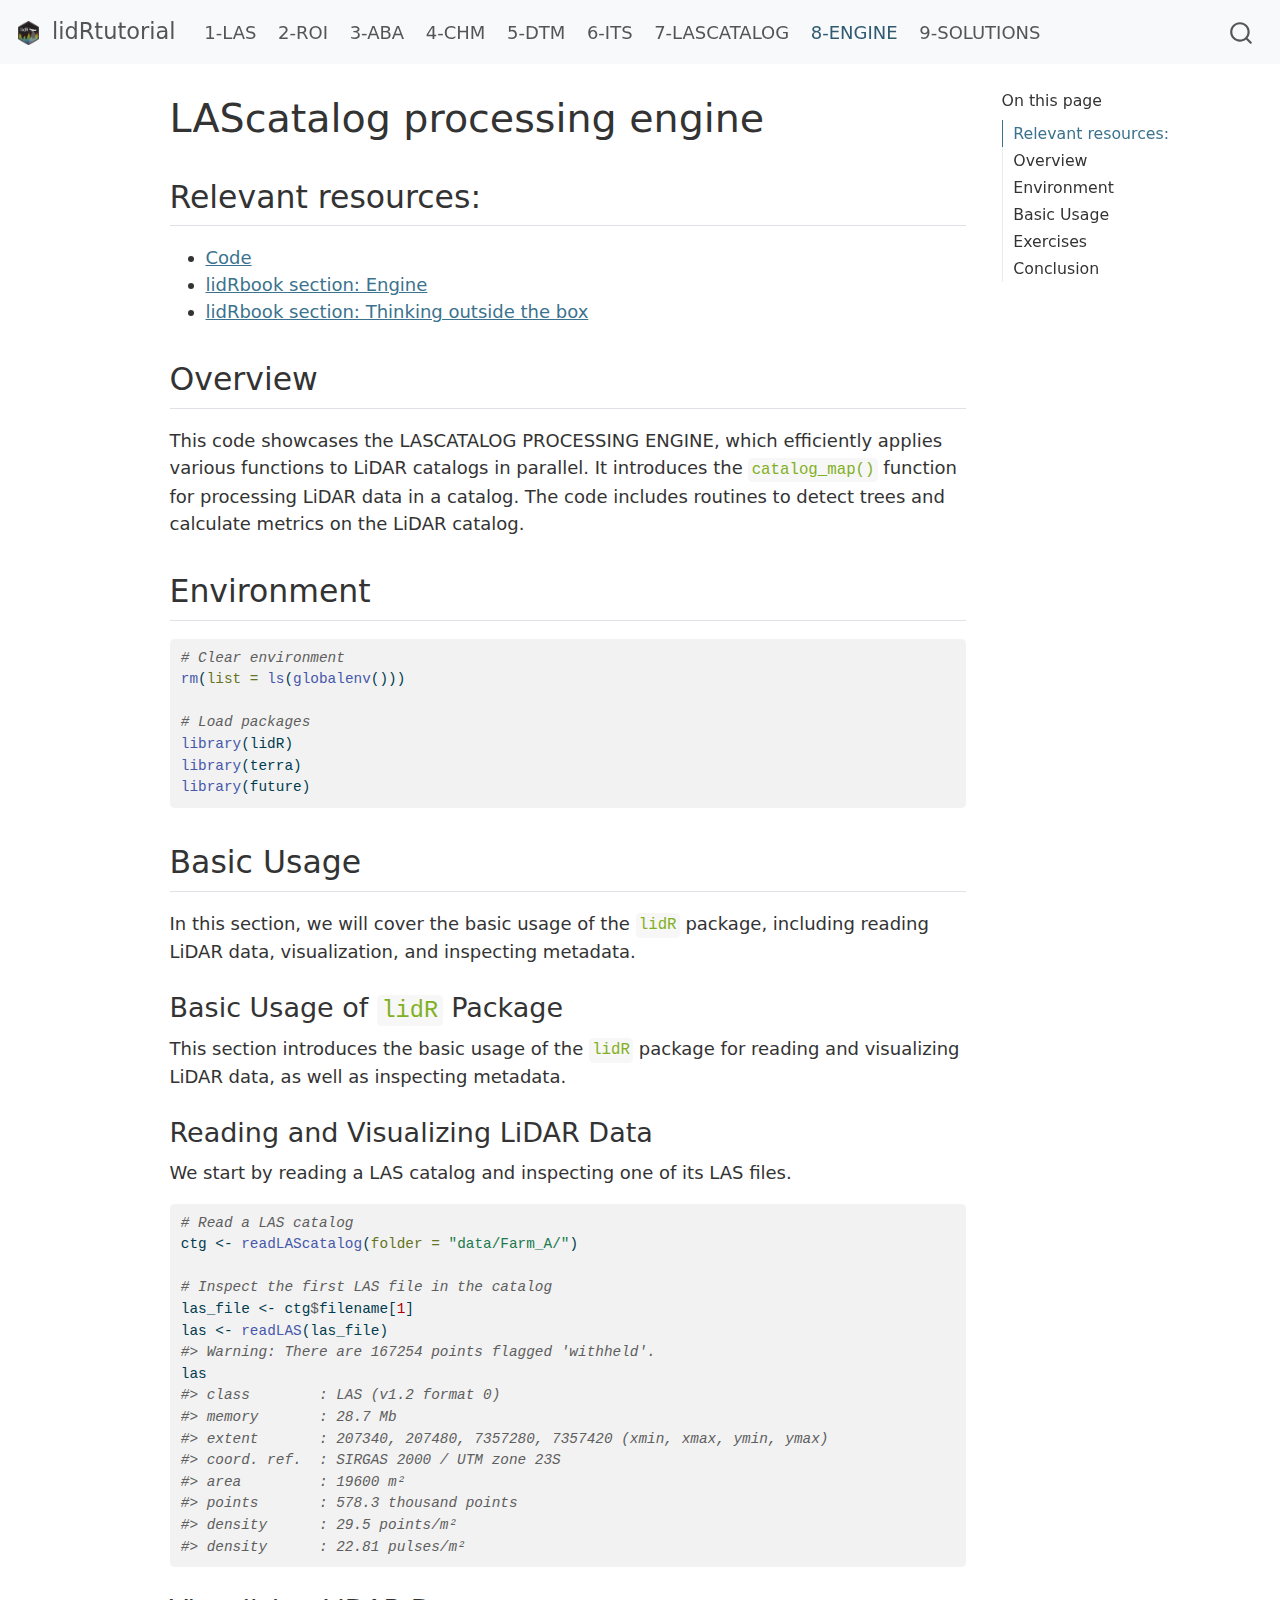
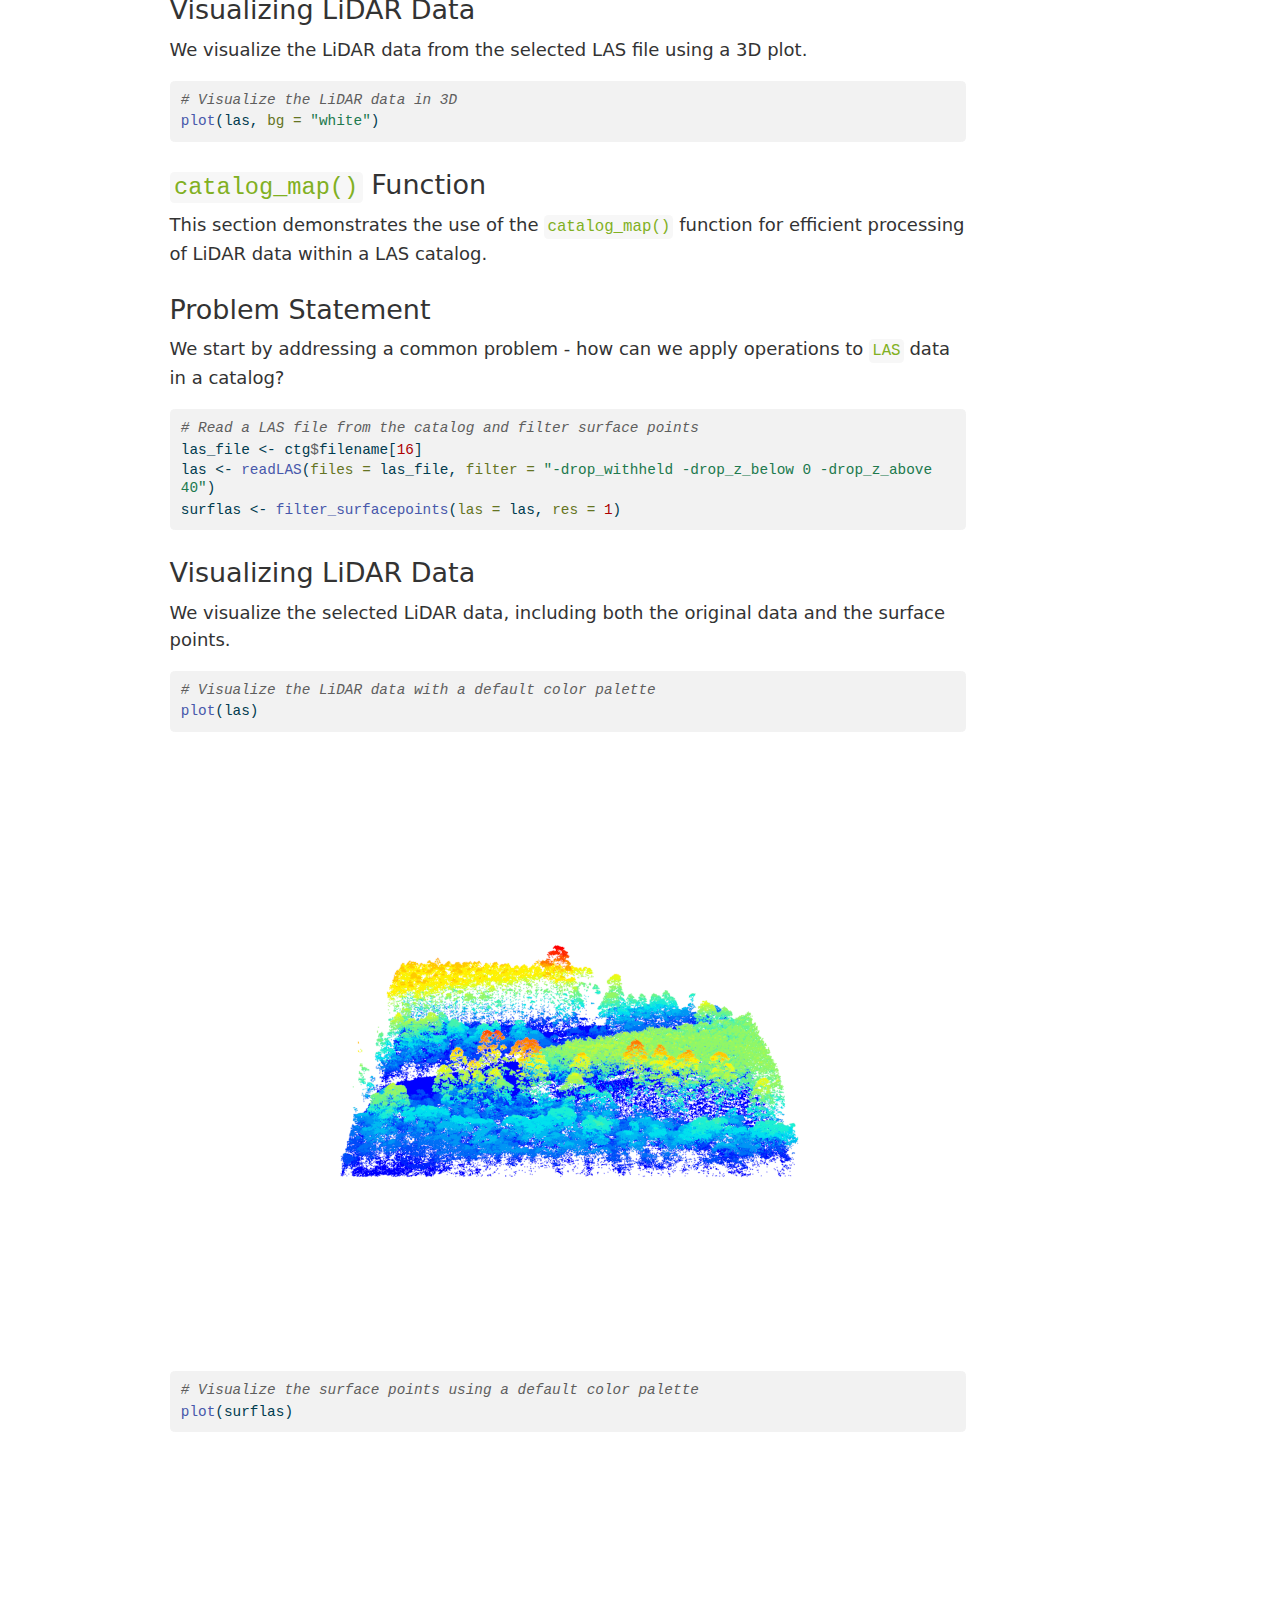
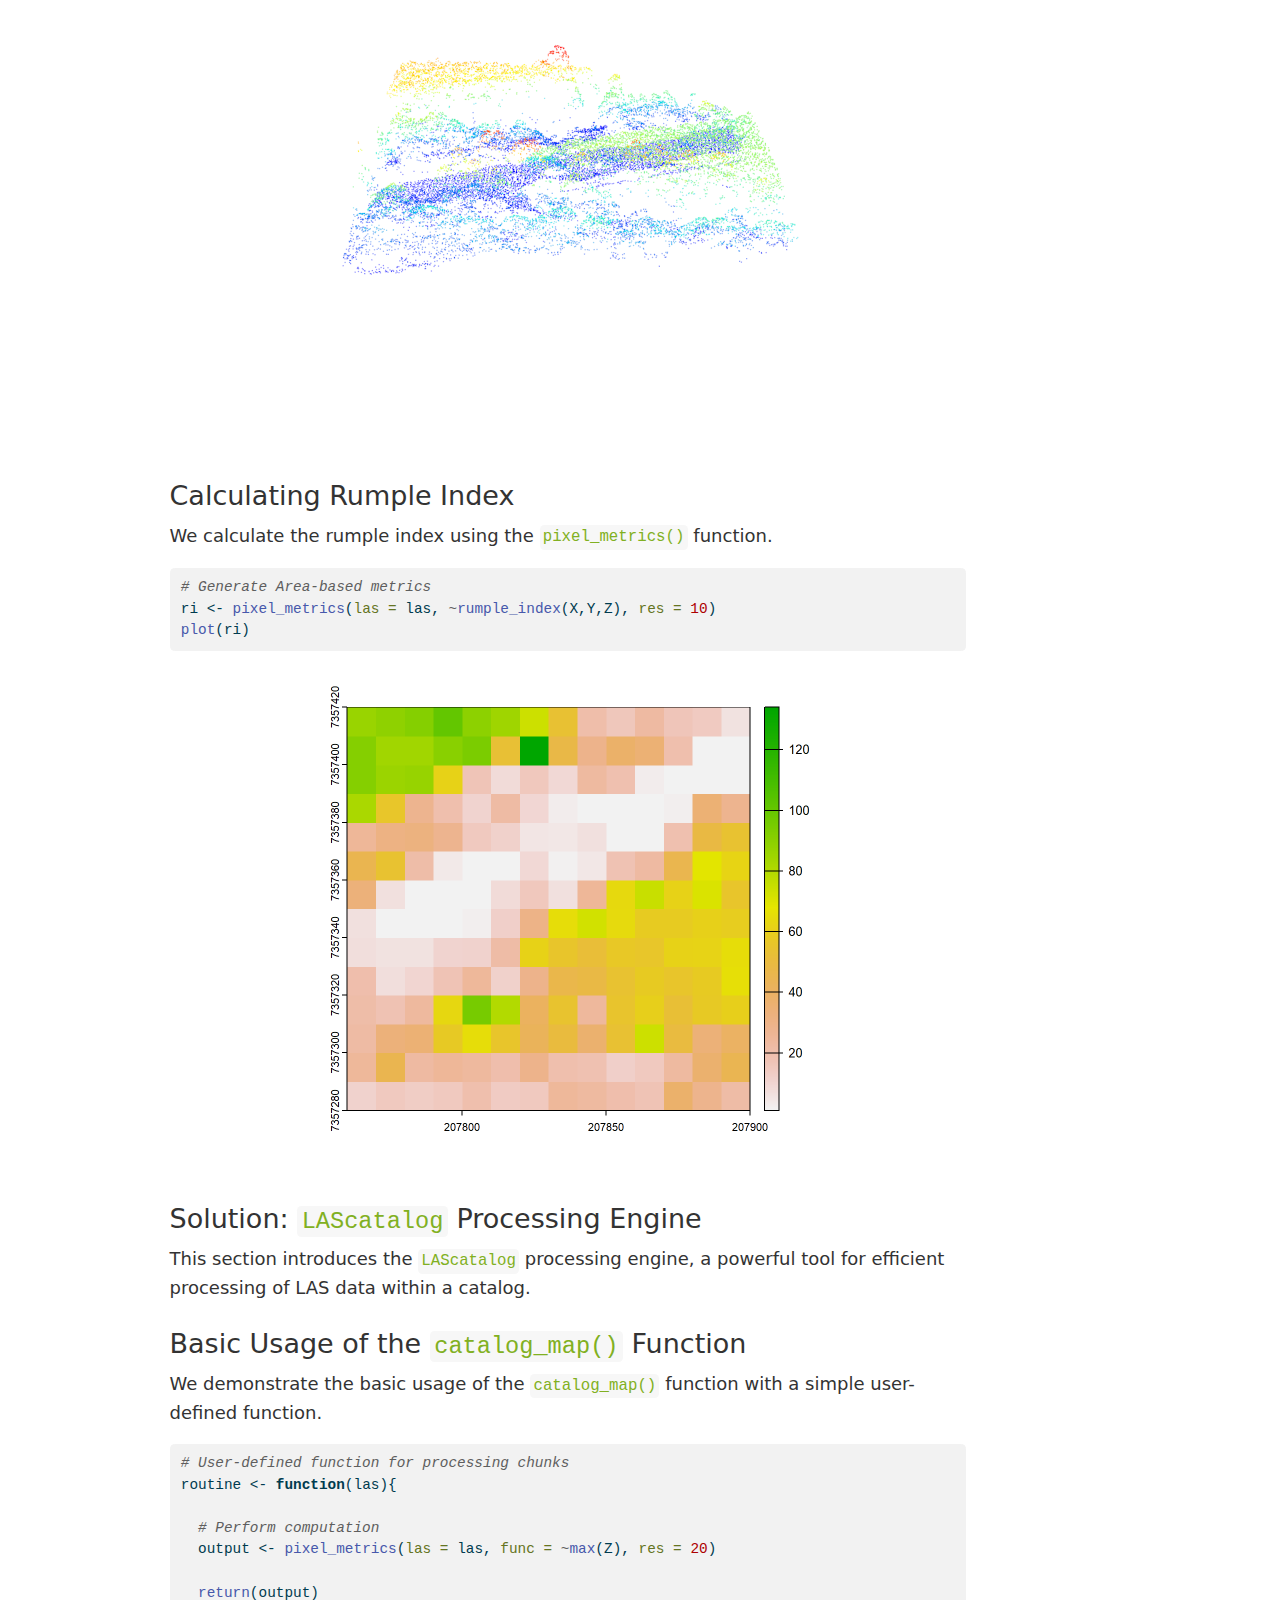
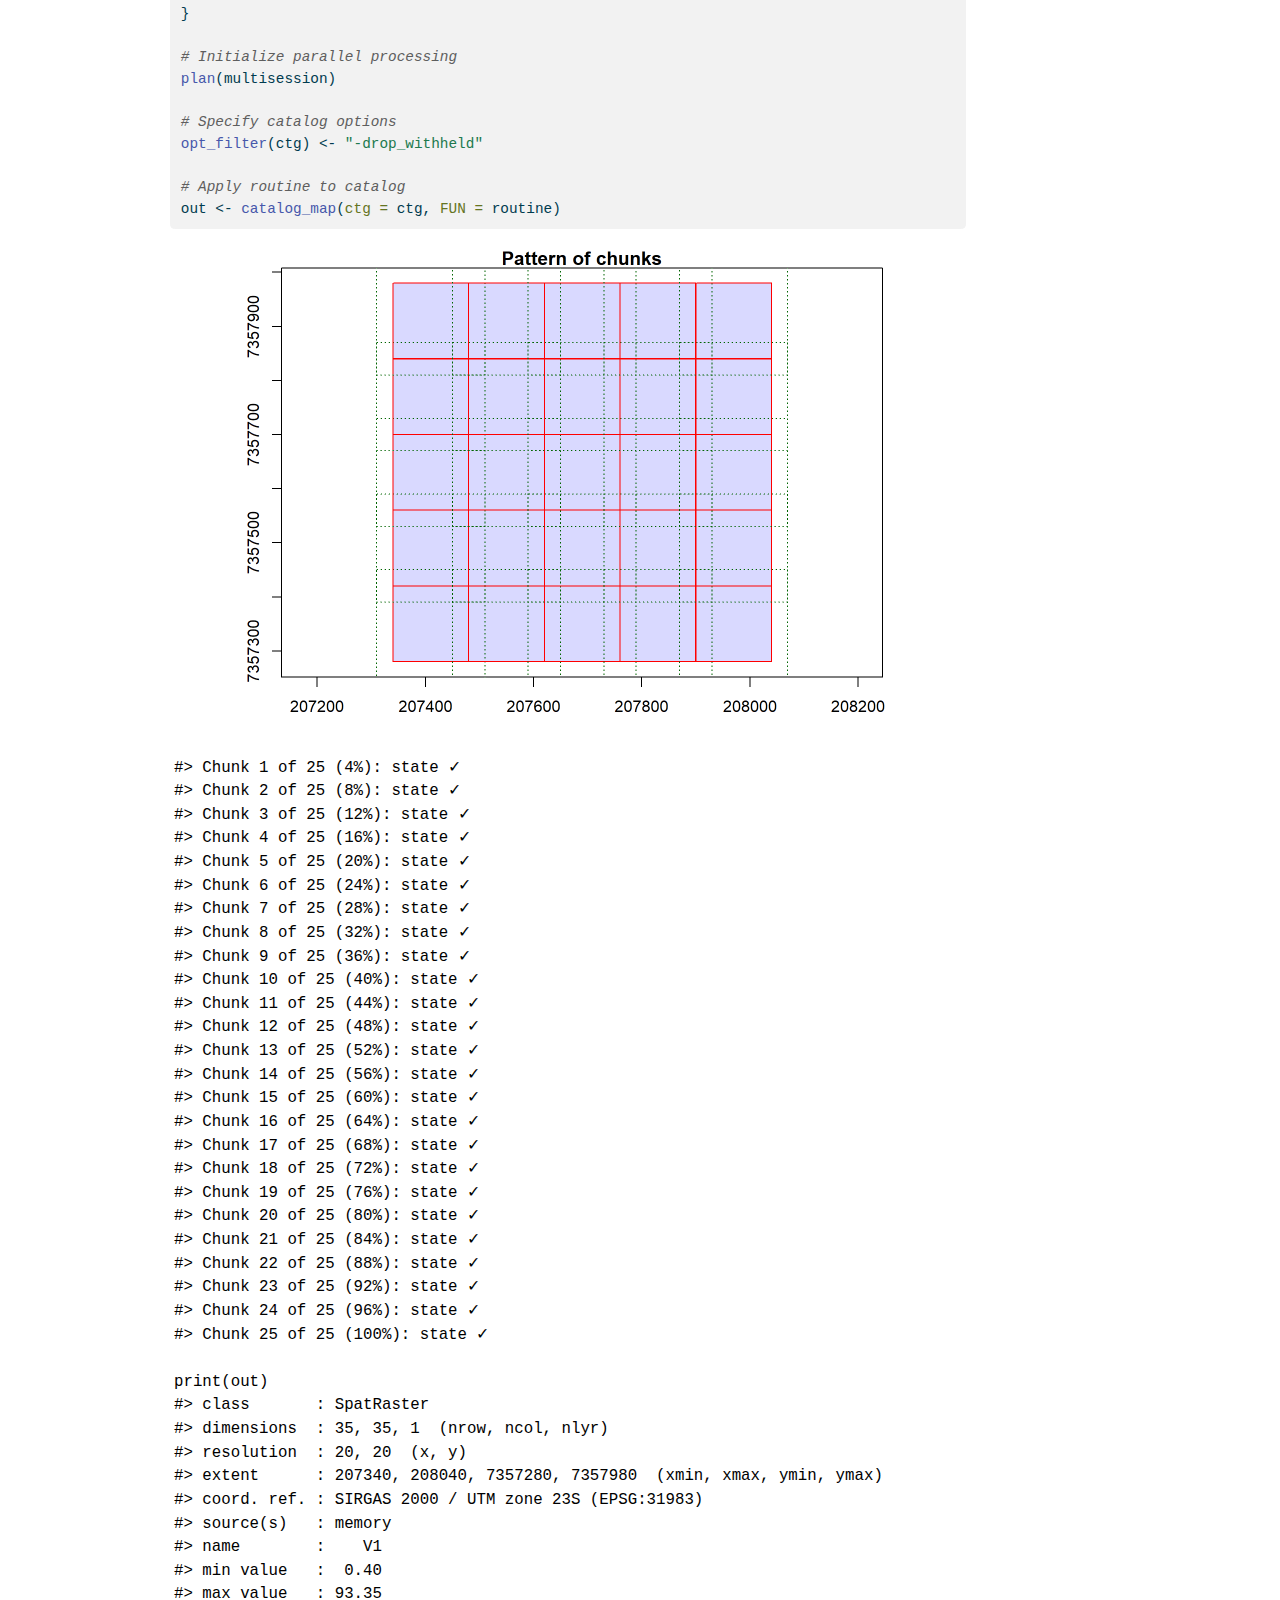
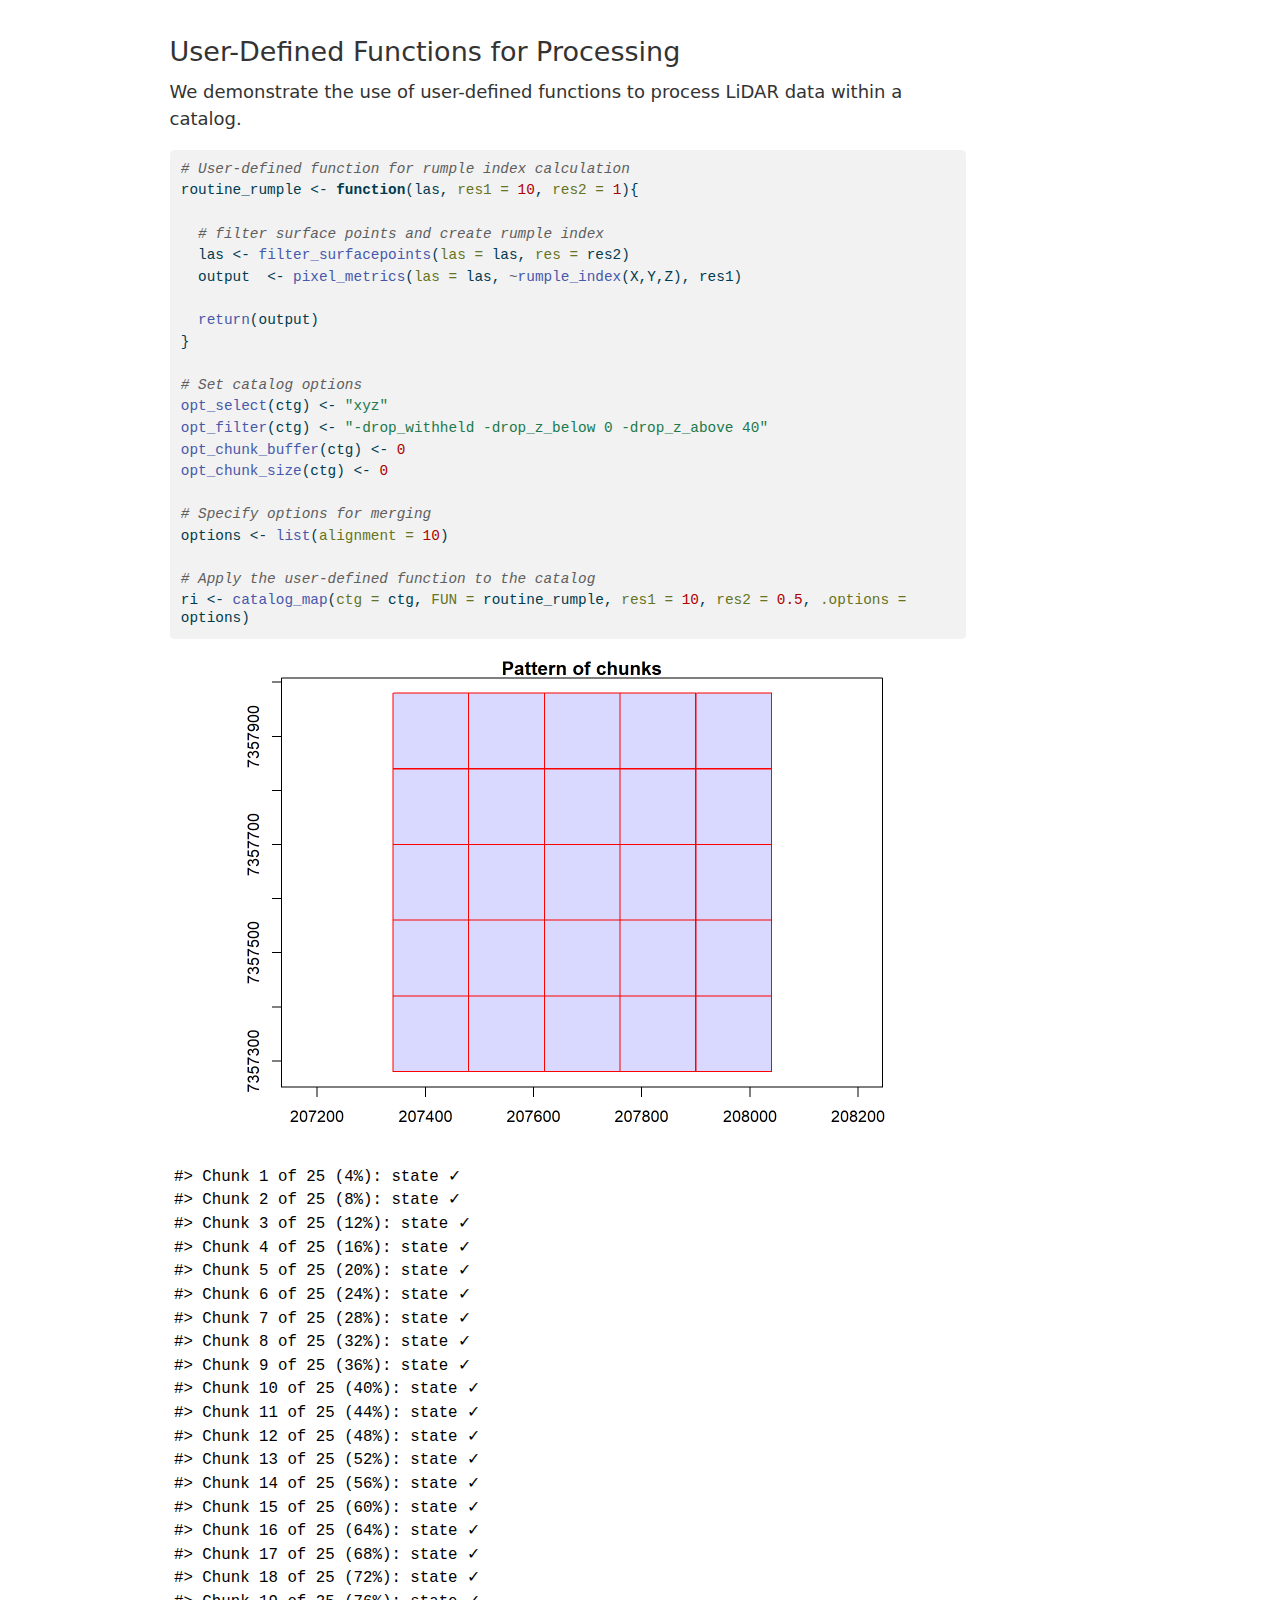
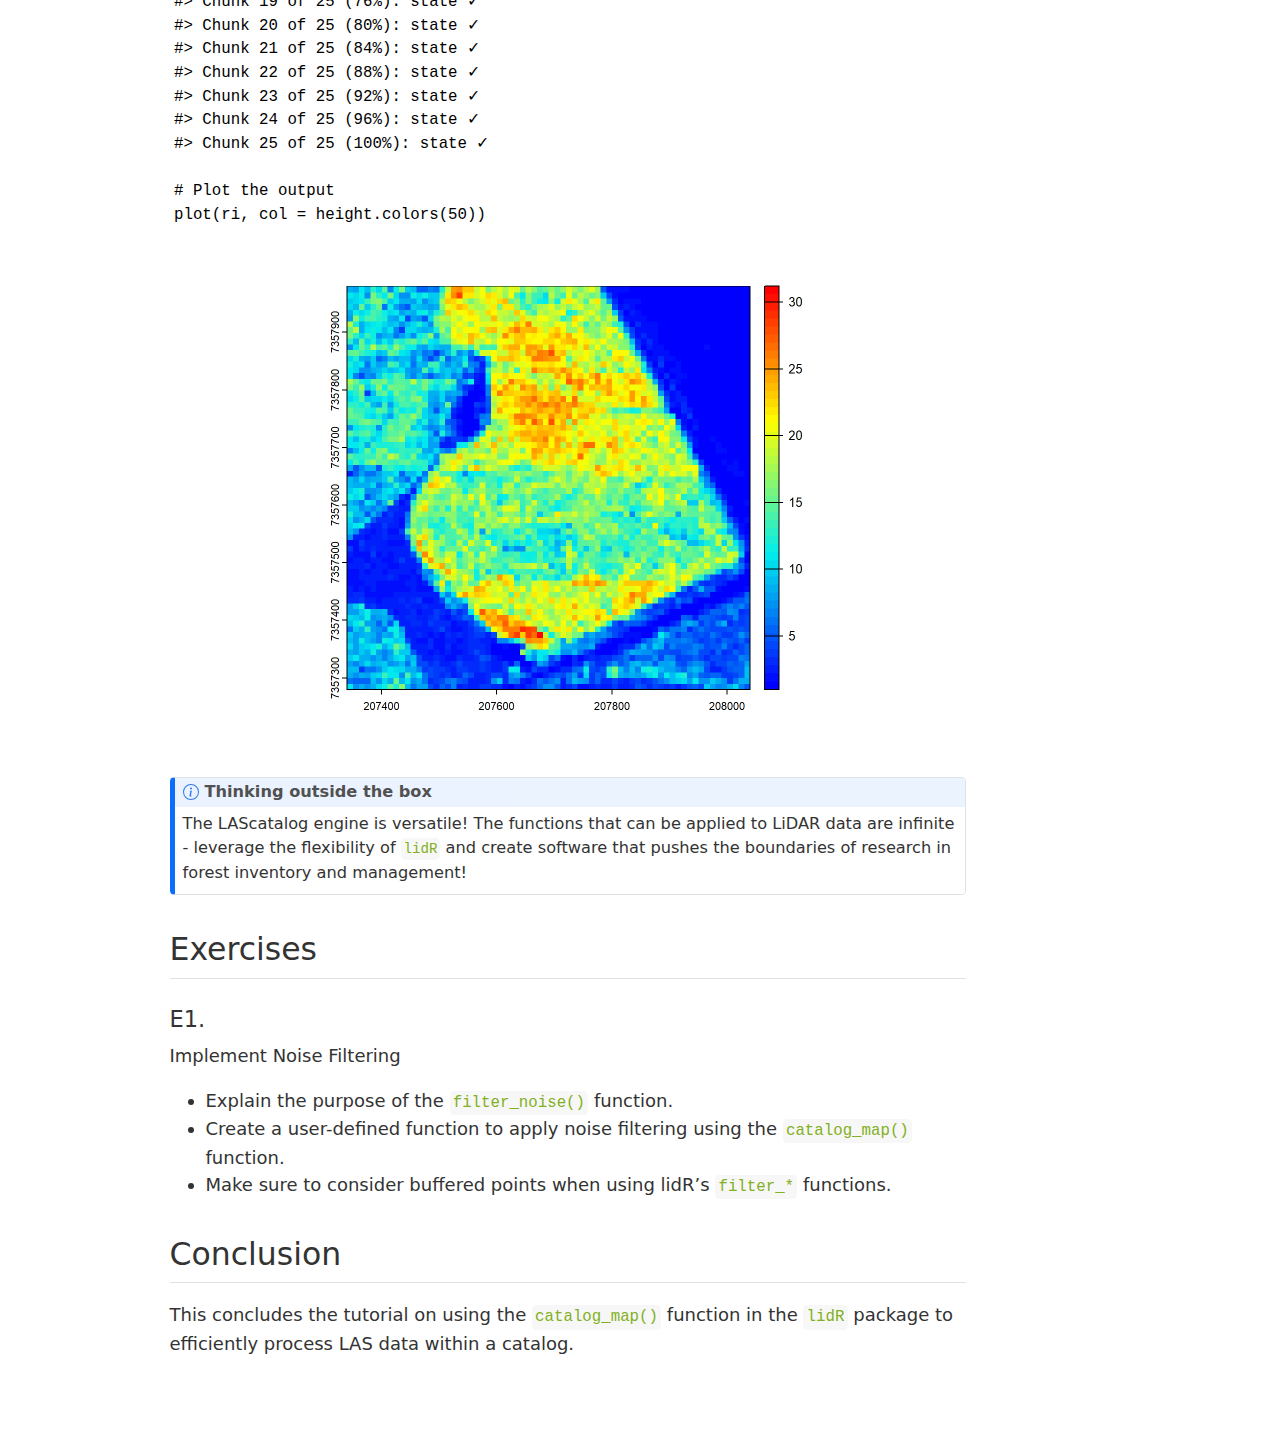
<file: docs/08_engine2.html>
<!DOCTYPE html>
<html xmlns="http://www.w3.org/1999/xhtml" lang="en" xml:lang="en"><head>

<meta charset="utf-8">
<meta name="generator" content="quarto-1.0.35">

<meta name="viewport" content="width=device-width, initial-scale=1.0, user-scalable=yes">


<title>lidRtutorial - LAScatalog processing engine</title>
<style>
code{white-space: pre-wrap;}
span.smallcaps{font-variant: small-caps;}
span.underline{text-decoration: underline;}
div.column{display: inline-block; vertical-align: top; width: 50%;}
div.hanging-indent{margin-left: 1.5em; text-indent: -1.5em;}
ul.task-list{list-style: none;}
pre > code.sourceCode { white-space: pre; position: relative; }
pre > code.sourceCode > span { display: inline-block; line-height: 1.25; }
pre > code.sourceCode > span:empty { height: 1.2em; }
.sourceCode { overflow: visible; }
code.sourceCode > span { color: inherit; text-decoration: inherit; }
div.sourceCode { margin: 1em 0; }
pre.sourceCode { margin: 0; }
@media screen {
div.sourceCode { overflow: auto; }
}
@media print {
pre > code.sourceCode { white-space: pre-wrap; }
pre > code.sourceCode > span { text-indent: -5em; padding-left: 5em; }
}
pre.numberSource code
  { counter-reset: source-line 0; }
pre.numberSource code > span
  { position: relative; left: -4em; counter-increment: source-line; }
pre.numberSource code > span > a:first-child::before
  { content: counter(source-line);
    position: relative; left: -1em; text-align: right; vertical-align: baseline;
    border: none; display: inline-block;
    -webkit-touch-callout: none; -webkit-user-select: none;
    -khtml-user-select: none; -moz-user-select: none;
    -ms-user-select: none; user-select: none;
    padding: 0 4px; width: 4em;
    color: #aaaaaa;
  }
pre.numberSource { margin-left: 3em; border-left: 1px solid #aaaaaa;  padding-left: 4px; }
div.sourceCode
  {   }
@media screen {
pre > code.sourceCode > span > a:first-child::before { text-decoration: underline; }
}
code span.al { color: #ff0000; font-weight: bold; } /* Alert */
code span.an { color: #60a0b0; font-weight: bold; font-style: italic; } /* Annotation */
code span.at { color: #7d9029; } /* Attribute */
code span.bn { color: #40a070; } /* BaseN */
code span.bu { } /* BuiltIn */
code span.cf { color: #007020; font-weight: bold; } /* ControlFlow */
code span.ch { color: #4070a0; } /* Char */
code span.cn { color: #880000; } /* Constant */
code span.co { color: #60a0b0; font-style: italic; } /* Comment */
code span.cv { color: #60a0b0; font-weight: bold; font-style: italic; } /* CommentVar */
code span.do { color: #ba2121; font-style: italic; } /* Documentation */
code span.dt { color: #902000; } /* DataType */
code span.dv { color: #40a070; } /* DecVal */
code span.er { color: #ff0000; font-weight: bold; } /* Error */
code span.ex { } /* Extension */
code span.fl { color: #40a070; } /* Float */
code span.fu { color: #06287e; } /* Function */
code span.im { } /* Import */
code span.in { color: #60a0b0; font-weight: bold; font-style: italic; } /* Information */
code span.kw { color: #007020; font-weight: bold; } /* Keyword */
code span.op { color: #666666; } /* Operator */
code span.ot { color: #007020; } /* Other */
code span.pp { color: #bc7a00; } /* Preprocessor */
code span.sc { color: #4070a0; } /* SpecialChar */
code span.ss { color: #bb6688; } /* SpecialString */
code span.st { color: #4070a0; } /* String */
code span.va { color: #19177c; } /* Variable */
code span.vs { color: #4070a0; } /* VerbatimString */
code span.wa { color: #60a0b0; font-weight: bold; font-style: italic; } /* Warning */
</style>


<script src="site_libs/quarto-nav/quarto-nav.js"></script>
<script src="site_libs/quarto-nav/headroom.min.js"></script>
<script src="site_libs/clipboard/clipboard.min.js"></script>
<script src="site_libs/quarto-search/autocomplete.umd.js"></script>
<script src="site_libs/quarto-search/fuse.min.js"></script>
<script src="site_libs/quarto-search/quarto-search.js"></script>
<meta name="quarto:offset" content="./">
<link href="./images/favicon/apple-touch-icon.png" rel="icon" type="image/png">
<script src="site_libs/quarto-html/quarto.js"></script>
<script src="site_libs/quarto-html/popper.min.js"></script>
<script src="site_libs/quarto-html/tippy.umd.min.js"></script>
<script src="site_libs/quarto-html/anchor.min.js"></script>
<link href="site_libs/quarto-html/tippy.css" rel="stylesheet">
<link href="site_libs/quarto-html/quarto-syntax-highlighting.css" rel="stylesheet" id="quarto-text-highlighting-styles">
<script src="site_libs/bootstrap/bootstrap.min.js"></script>
<link href="site_libs/bootstrap/bootstrap-icons.css" rel="stylesheet">
<link href="site_libs/bootstrap/bootstrap.min.css" rel="stylesheet" id="quarto-bootstrap" data-mode="light">
<script id="quarto-search-options" type="application/json">{
  "location": "navbar",
  "copy-button": false,
  "collapse-after": 3,
  "panel-placement": "end",
  "type": "overlay",
  "limit": 20,
  "language": {
    "search-no-results-text": "No results",
    "search-matching-documents-text": "matching documents",
    "search-copy-link-title": "Copy link to search",
    "search-hide-matches-text": "Hide additional matches",
    "search-more-match-text": "more match in this document",
    "search-more-matches-text": "more matches in this document",
    "search-clear-button-title": "Clear",
    "search-detached-cancel-button-title": "Cancel",
    "search-submit-button-title": "Submit"
  }
}</script>


<link rel="stylesheet" href="assets/custom.css">
</head>

<body class="nav-fixed">

<div id="quarto-search-results"></div>
  <header id="quarto-header" class="headroom fixed-top">
    <nav class="navbar navbar-expand-lg navbar-dark ">
      <div class="navbar-container container-fluid">
      <a class="navbar-brand" href="./index.html">
    <img src="./img/logo.png" alt="">
    <span class="navbar-title">lidRtutorial</span>
  </a>
          <button class="navbar-toggler" type="button" data-bs-toggle="collapse" data-bs-target="#navbarCollapse" aria-controls="navbarCollapse" aria-expanded="false" aria-label="Toggle navigation" onclick="if (window.quartoToggleHeadroom) { window.quartoToggleHeadroom(); }">
  <span class="navbar-toggler-icon"></span>
</button>
          <div class="collapse navbar-collapse" id="navbarCollapse">
            <ul class="navbar-nav navbar-nav-scroll me-auto">
  <li class="nav-item">
    <a class="nav-link" href="./01_read.html">1-LAS</a>
  </li>  
  <li class="nav-item">
    <a class="nav-link" href="./02_roi.html">2-ROI</a>
  </li>  
  <li class="nav-item">
    <a class="nav-link" href="./03_aba.html">3-ABA</a>
  </li>  
  <li class="nav-item">
    <a class="nav-link" href="./04_chm.html">4-CHM</a>
  </li>  
  <li class="nav-item">
    <a class="nav-link" href="./05_dtm.html">5-DTM</a>
  </li>  
  <li class="nav-item">
    <a class="nav-link" href="./06_its.html">6-ITS</a>
  </li>  
  <li class="nav-item">
    <a class="nav-link" href="./07_engine.html">7-LASCATALOG</a>
  </li>  
  <li class="nav-item">
    <a class="nav-link active" href="./08_engine2.html" aria-current="page">8-ENGINE</a>
  </li>  
  <li class="nav-item">
    <a class="nav-link" href="./09_solutions.html">9-SOLUTIONS</a>
  </li>  
</ul>
              <div id="quarto-search" class="" title="Search"></div>
          </div> <!-- /navcollapse -->
      </div> <!-- /container-fluid -->
    </nav>
</header>
<!-- content -->
<div id="quarto-content" class="quarto-container page-columns page-rows-contents page-layout-article page-navbar">
<!-- sidebar -->
<!-- margin-sidebar -->
    <div id="quarto-margin-sidebar" class="sidebar margin-sidebar">
        <nav id="TOC" role="doc-toc">
    <h2 id="toc-title">On this page</h2>
   
  <ul>
  <li><a href="#relevant-resources" id="toc-relevant-resources" class="nav-link active" data-scroll-target="#relevant-resources">Relevant resources:</a></li>
  <li><a href="#overview" id="toc-overview" class="nav-link" data-scroll-target="#overview">Overview</a></li>
  <li><a href="#environment" id="toc-environment" class="nav-link" data-scroll-target="#environment">Environment</a></li>
  <li><a href="#basic-usage" id="toc-basic-usage" class="nav-link" data-scroll-target="#basic-usage">Basic Usage</a>
  <ul class="collapse">
  <li><a href="#basic-usage-of-lidr-package" id="toc-basic-usage-of-lidr-package" class="nav-link" data-scroll-target="#basic-usage-of-lidr-package">Basic Usage of <code>lidR</code> Package</a></li>
  <li><a href="#reading-and-visualizing-lidar-data" id="toc-reading-and-visualizing-lidar-data" class="nav-link" data-scroll-target="#reading-and-visualizing-lidar-data">Reading and Visualizing LiDAR Data</a></li>
  <li><a href="#visualizing-lidar-data" id="toc-visualizing-lidar-data" class="nav-link" data-scroll-target="#visualizing-lidar-data">Visualizing LiDAR Data</a></li>
  <li><a href="#catalog_map-function" id="toc-catalog_map-function" class="nav-link" data-scroll-target="#catalog_map-function"><code>catalog_map()</code> Function</a></li>
  <li><a href="#problem-statement" id="toc-problem-statement" class="nav-link" data-scroll-target="#problem-statement">Problem Statement</a></li>
  <li><a href="#visualizing-lidar-data-1" id="toc-visualizing-lidar-data-1" class="nav-link" data-scroll-target="#visualizing-lidar-data-1">Visualizing LiDAR Data</a></li>
  <li><a href="#calculating-rumple-index" id="toc-calculating-rumple-index" class="nav-link" data-scroll-target="#calculating-rumple-index">Calculating Rumple Index</a></li>
  <li><a href="#solution-lascatalog-processing-engine" id="toc-solution-lascatalog-processing-engine" class="nav-link" data-scroll-target="#solution-lascatalog-processing-engine">Solution: <code>LAScatalog</code> Processing Engine</a></li>
  <li><a href="#basic-usage-of-the-catalog_map-function" id="toc-basic-usage-of-the-catalog_map-function" class="nav-link" data-scroll-target="#basic-usage-of-the-catalog_map-function">Basic Usage of the <code>catalog_map()</code> Function</a></li>
  <li><a href="#user-defined-functions-for-processing" id="toc-user-defined-functions-for-processing" class="nav-link" data-scroll-target="#user-defined-functions-for-processing">User-Defined Functions for Processing</a></li>
  </ul></li>
  <li><a href="#exercises" id="toc-exercises" class="nav-link" data-scroll-target="#exercises">Exercises</a>
  <ul class="collapse">
  <li><a href="#e1." id="toc-e1." class="nav-link" data-scroll-target="#e1.">E1.</a></li>
  </ul></li>
  <li><a href="#conclusion" id="toc-conclusion" class="nav-link" data-scroll-target="#conclusion">Conclusion</a></li>
  </ul>
</nav>
    </div>
<!-- main -->
<main class="content" id="quarto-document-content">

<header id="title-block-header" class="quarto-title-block default">
<div class="quarto-title">
<h1 class="title">LAScatalog processing engine</h1>
</div>



<div class="quarto-title-meta">

    
    
  </div>
  

</header>

<div class="cell" data-warnings="false">

</div>
<section id="relevant-resources" class="level2">
<h2 class="anchored" data-anchor-id="relevant-resources">Relevant resources:</h2>
<ul>
<li><a href="https://github.com/tgoodbody/lidRtutorial/blob/main/R/08_engine2.R">Code</a></li>
<li><a href="https://r-lidar.github.io/lidRbook/engine2.html">lidRbook section: Engine</a></li>
<li><a href="https://r-lidar.github.io/lidRbook/outbox.html">lidRbook section: Thinking outside the box</a></li>
</ul>
</section>
<section id="overview" class="level2">
<h2 class="anchored" data-anchor-id="overview">Overview</h2>
<p>This code showcases the LASCATALOG PROCESSING ENGINE, which efficiently applies various functions to LiDAR catalogs in parallel. It introduces the <code>catalog_map()</code> function for processing LiDAR data in a catalog. The code includes routines to detect trees and calculate metrics on the LiDAR catalog.</p>
</section>
<section id="environment" class="level2">
<h2 class="anchored" data-anchor-id="environment">Environment</h2>
<div class="cell" data-layout-align="center" data-warnings="false">
<div class="sourceCode cell-code" id="cb1"><pre class="sourceCode r code-with-copy"><code class="sourceCode r"><span id="cb1-1"><a href="#cb1-1" aria-hidden="true" tabindex="-1"></a><span class="co"># Clear environment</span></span>
<span id="cb1-2"><a href="#cb1-2" aria-hidden="true" tabindex="-1"></a><span class="fu">rm</span>(<span class="at">list =</span> <span class="fu">ls</span>(<span class="fu">globalenv</span>()))</span>
<span id="cb1-3"><a href="#cb1-3" aria-hidden="true" tabindex="-1"></a></span>
<span id="cb1-4"><a href="#cb1-4" aria-hidden="true" tabindex="-1"></a><span class="co"># Load packages</span></span>
<span id="cb1-5"><a href="#cb1-5" aria-hidden="true" tabindex="-1"></a><span class="fu">library</span>(lidR)</span>
<span id="cb1-6"><a href="#cb1-6" aria-hidden="true" tabindex="-1"></a><span class="fu">library</span>(terra)</span>
<span id="cb1-7"><a href="#cb1-7" aria-hidden="true" tabindex="-1"></a><span class="fu">library</span>(future)</span></code><button title="Copy to Clipboard" class="code-copy-button"><i class="bi"></i></button></pre></div>
</div>
</section>
<section id="basic-usage" class="level2">
<h2 class="anchored" data-anchor-id="basic-usage">Basic Usage</h2>
<p>In this section, we will cover the basic usage of the <code>lidR</code> package, including reading LiDAR data, visualization, and inspecting metadata.</p>
<section id="basic-usage-of-lidr-package" class="level3">
<h3 class="anchored" data-anchor-id="basic-usage-of-lidr-package">Basic Usage of <code>lidR</code> Package</h3>
<p>This section introduces the basic usage of the <code>lidR</code> package for reading and visualizing LiDAR data, as well as inspecting metadata.</p>
</section>
<section id="reading-and-visualizing-lidar-data" class="level3">
<h3 class="anchored" data-anchor-id="reading-and-visualizing-lidar-data">Reading and Visualizing LiDAR Data</h3>
<p>We start by reading a LAS catalog and inspecting one of its LAS files.</p>
<div class="cell" data-layout-align="center">
<div class="sourceCode cell-code" id="cb2"><pre class="sourceCode r code-with-copy"><code class="sourceCode r"><span id="cb2-1"><a href="#cb2-1" aria-hidden="true" tabindex="-1"></a><span class="co"># Read a LAS catalog</span></span>
<span id="cb2-2"><a href="#cb2-2" aria-hidden="true" tabindex="-1"></a>ctg <span class="ot">&lt;-</span> <span class="fu">readLAScatalog</span>(<span class="at">folder =</span> <span class="st">"data/Farm_A/"</span>)</span>
<span id="cb2-3"><a href="#cb2-3" aria-hidden="true" tabindex="-1"></a></span>
<span id="cb2-4"><a href="#cb2-4" aria-hidden="true" tabindex="-1"></a><span class="co"># Inspect the first LAS file in the catalog</span></span>
<span id="cb2-5"><a href="#cb2-5" aria-hidden="true" tabindex="-1"></a>las_file <span class="ot">&lt;-</span> ctg<span class="sc">$</span>filename[<span class="dv">1</span>]</span>
<span id="cb2-6"><a href="#cb2-6" aria-hidden="true" tabindex="-1"></a>las <span class="ot">&lt;-</span> <span class="fu">readLAS</span>(las_file)</span>
<span id="cb2-7"><a href="#cb2-7" aria-hidden="true" tabindex="-1"></a><span class="co">#&gt; Warning: There are 167254 points flagged 'withheld'.</span></span>
<span id="cb2-8"><a href="#cb2-8" aria-hidden="true" tabindex="-1"></a>las</span>
<span id="cb2-9"><a href="#cb2-9" aria-hidden="true" tabindex="-1"></a><span class="co">#&gt; class        : LAS (v1.2 format 0)</span></span>
<span id="cb2-10"><a href="#cb2-10" aria-hidden="true" tabindex="-1"></a><span class="co">#&gt; memory       : 28.7 Mb </span></span>
<span id="cb2-11"><a href="#cb2-11" aria-hidden="true" tabindex="-1"></a><span class="co">#&gt; extent       : 207340, 207480, 7357280, 7357420 (xmin, xmax, ymin, ymax)</span></span>
<span id="cb2-12"><a href="#cb2-12" aria-hidden="true" tabindex="-1"></a><span class="co">#&gt; coord. ref.  : SIRGAS 2000 / UTM zone 23S </span></span>
<span id="cb2-13"><a href="#cb2-13" aria-hidden="true" tabindex="-1"></a><span class="co">#&gt; area         : 19600 m²</span></span>
<span id="cb2-14"><a href="#cb2-14" aria-hidden="true" tabindex="-1"></a><span class="co">#&gt; points       : 578.3 thousand points</span></span>
<span id="cb2-15"><a href="#cb2-15" aria-hidden="true" tabindex="-1"></a><span class="co">#&gt; density      : 29.5 points/m²</span></span>
<span id="cb2-16"><a href="#cb2-16" aria-hidden="true" tabindex="-1"></a><span class="co">#&gt; density      : 22.81 pulses/m²</span></span></code><button title="Copy to Clipboard" class="code-copy-button"><i class="bi"></i></button></pre></div>
</div>
</section>
<section id="visualizing-lidar-data" class="level3">
<h3 class="anchored" data-anchor-id="visualizing-lidar-data">Visualizing LiDAR Data</h3>
<p>We visualize the LiDAR data from the selected LAS file using a 3D plot.</p>
<div class="cell" data-layout-align="center">
<div class="sourceCode cell-code" id="cb3"><pre class="sourceCode r code-with-copy"><code class="sourceCode r"><span id="cb3-1"><a href="#cb3-1" aria-hidden="true" tabindex="-1"></a><span class="co"># Visualize the LiDAR data in 3D</span></span>
<span id="cb3-2"><a href="#cb3-2" aria-hidden="true" tabindex="-1"></a><span class="fu">plot</span>(las, <span class="at">bg =</span> <span class="st">"white"</span>)</span></code><button title="Copy to Clipboard" class="code-copy-button"><i class="bi"></i></button></pre></div>
</div>
</section>
<section id="catalog_map-function" class="level3">
<h3 class="anchored" data-anchor-id="catalog_map-function"><code>catalog_map()</code> Function</h3>
<p>This section demonstrates the use of the <code>catalog_map()</code> function for efficient processing of LiDAR data within a LAS catalog.</p>
</section>
<section id="problem-statement" class="level3">
<h3 class="anchored" data-anchor-id="problem-statement">Problem Statement</h3>
<p>We start by addressing a common problem - how can we apply operations to <code>LAS</code> data in a catalog?</p>
<div class="cell" data-layout-align="center">
<div class="sourceCode cell-code" id="cb4"><pre class="sourceCode r code-with-copy"><code class="sourceCode r"><span id="cb4-1"><a href="#cb4-1" aria-hidden="true" tabindex="-1"></a><span class="co"># Read a LAS file from the catalog and filter surface points</span></span>
<span id="cb4-2"><a href="#cb4-2" aria-hidden="true" tabindex="-1"></a>las_file <span class="ot">&lt;-</span> ctg<span class="sc">$</span>filename[<span class="dv">16</span>]</span>
<span id="cb4-3"><a href="#cb4-3" aria-hidden="true" tabindex="-1"></a>las <span class="ot">&lt;-</span> <span class="fu">readLAS</span>(<span class="at">files =</span> las_file, <span class="at">filter =</span> <span class="st">"-drop_withheld -drop_z_below 0 -drop_z_above 40"</span>)</span>
<span id="cb4-4"><a href="#cb4-4" aria-hidden="true" tabindex="-1"></a>surflas <span class="ot">&lt;-</span> <span class="fu">filter_surfacepoints</span>(<span class="at">las =</span> las, <span class="at">res =</span> <span class="dv">1</span>)</span></code><button title="Copy to Clipboard" class="code-copy-button"><i class="bi"></i></button></pre></div>
</div>
</section>
<section id="visualizing-lidar-data-1" class="level3">
<h3 class="anchored" data-anchor-id="visualizing-lidar-data-1">Visualizing LiDAR Data</h3>
<p>We visualize the selected LiDAR data, including both the original data and the surface points.</p>
<div class="sourceCode" id="cb5"><pre class="sourceCode r code-with-copy"><code class="sourceCode r"><span id="cb5-1"><a href="#cb5-1" aria-hidden="true" tabindex="-1"></a><span class="co"># Visualize the LiDAR data with a default color palette</span></span>
<span id="cb5-2"><a href="#cb5-2" aria-hidden="true" tabindex="-1"></a><span class="fu">plot</span>(las)</span></code><button title="Copy to Clipboard" class="code-copy-button"><i class="bi"></i></button></pre></div>
<div class="cell" data-layout-align="center" data-rgl="true">
<div class="cell-output-display">
<div class="quarto-figure quarto-figure-center">
<figure class="figure">
<p><img src="08_engine2_files/figure-html/visualize_las_ctg2-1.png" class="img-fluid figure-img" width="768"></p>
</figure>
</div>
</div>
</div>
<div class="sourceCode" id="cb6"><pre class="sourceCode r code-with-copy"><code class="sourceCode r"><span id="cb6-1"><a href="#cb6-1" aria-hidden="true" tabindex="-1"></a><span class="co"># Visualize the surface points using a default color palette</span></span>
<span id="cb6-2"><a href="#cb6-2" aria-hidden="true" tabindex="-1"></a><span class="fu">plot</span>(surflas)</span></code><button title="Copy to Clipboard" class="code-copy-button"><i class="bi"></i></button></pre></div>
<div class="cell" data-layout-align="center" data-rgl="true">
<div class="cell-output-display">
<div class="quarto-figure quarto-figure-center">
<figure class="figure">
<p><img src="08_engine2_files/figure-html/visualize_surflas_ctg2-1.png" class="img-fluid figure-img" width="768"></p>
</figure>
</div>
</div>
</div>
</section>
<section id="calculating-rumple-index" class="level3">
<h3 class="anchored" data-anchor-id="calculating-rumple-index">Calculating Rumple Index</h3>
<p>We calculate the rumple index using the <code>pixel_metrics()</code> function.</p>
<div class="cell" data-layout-align="center">
<div class="sourceCode cell-code" id="cb7"><pre class="sourceCode r code-with-copy"><code class="sourceCode r"><span id="cb7-1"><a href="#cb7-1" aria-hidden="true" tabindex="-1"></a><span class="co"># Generate Area-based metrics</span></span>
<span id="cb7-2"><a href="#cb7-2" aria-hidden="true" tabindex="-1"></a>ri <span class="ot">&lt;-</span> <span class="fu">pixel_metrics</span>(<span class="at">las =</span> las, <span class="sc">~</span><span class="fu">rumple_index</span>(X,Y,Z), <span class="at">res =</span> <span class="dv">10</span>)</span>
<span id="cb7-3"><a href="#cb7-3" aria-hidden="true" tabindex="-1"></a><span class="fu">plot</span>(ri)</span></code><button title="Copy to Clipboard" class="code-copy-button"><i class="bi"></i></button></pre></div>
<div class="cell-output-display">
<div class="quarto-figure quarto-figure-center">
<figure class="figure">
<p><img src="08_engine2_files/figure-html/calculate_rumple-1.png" class="img-fluid figure-img" width="672"></p>
</figure>
</div>
</div>
</div>
</section>
<section id="solution-lascatalog-processing-engine" class="level3">
<h3 class="anchored" data-anchor-id="solution-lascatalog-processing-engine">Solution: <code>LAScatalog</code> Processing Engine</h3>
<p>This section introduces the <code>LAScatalog</code> processing engine, a powerful tool for efficient processing of LAS data within a catalog.</p>
</section>
<section id="basic-usage-of-the-catalog_map-function" class="level3">
<h3 class="anchored" data-anchor-id="basic-usage-of-the-catalog_map-function">Basic Usage of the <code>catalog_map()</code> Function</h3>
<p>We demonstrate the basic usage of the <code>catalog_map()</code> function with a simple user-defined function.</p>
<div class="cell" data-layout-align="center">
<div class="sourceCode cell-code" id="cb8"><pre class="sourceCode r code-with-copy"><code class="sourceCode r"><span id="cb8-1"><a href="#cb8-1" aria-hidden="true" tabindex="-1"></a><span class="co"># User-defined function for processing chunks</span></span>
<span id="cb8-2"><a href="#cb8-2" aria-hidden="true" tabindex="-1"></a>routine <span class="ot">&lt;-</span> <span class="cf">function</span>(las){</span>
<span id="cb8-3"><a href="#cb8-3" aria-hidden="true" tabindex="-1"></a></span>
<span id="cb8-4"><a href="#cb8-4" aria-hidden="true" tabindex="-1"></a>  <span class="co"># Perform computation</span></span>
<span id="cb8-5"><a href="#cb8-5" aria-hidden="true" tabindex="-1"></a>  output <span class="ot">&lt;-</span> <span class="fu">pixel_metrics</span>(<span class="at">las =</span> las, <span class="at">func =</span> <span class="sc">~</span><span class="fu">max</span>(Z), <span class="at">res =</span> <span class="dv">20</span>)</span>
<span id="cb8-6"><a href="#cb8-6" aria-hidden="true" tabindex="-1"></a></span>
<span id="cb8-7"><a href="#cb8-7" aria-hidden="true" tabindex="-1"></a>  <span class="fu">return</span>(output)</span>
<span id="cb8-8"><a href="#cb8-8" aria-hidden="true" tabindex="-1"></a>}</span>
<span id="cb8-9"><a href="#cb8-9" aria-hidden="true" tabindex="-1"></a></span>
<span id="cb8-10"><a href="#cb8-10" aria-hidden="true" tabindex="-1"></a><span class="co"># Initialize parallel processing</span></span>
<span id="cb8-11"><a href="#cb8-11" aria-hidden="true" tabindex="-1"></a><span class="fu">plan</span>(multisession)</span>
<span id="cb8-12"><a href="#cb8-12" aria-hidden="true" tabindex="-1"></a></span>
<span id="cb8-13"><a href="#cb8-13" aria-hidden="true" tabindex="-1"></a><span class="co"># Specify catalog options</span></span>
<span id="cb8-14"><a href="#cb8-14" aria-hidden="true" tabindex="-1"></a><span class="fu">opt_filter</span>(ctg) <span class="ot">&lt;-</span> <span class="st">"-drop_withheld"</span></span>
<span id="cb8-15"><a href="#cb8-15" aria-hidden="true" tabindex="-1"></a></span>
<span id="cb8-16"><a href="#cb8-16" aria-hidden="true" tabindex="-1"></a><span class="co"># Apply routine to catalog</span></span>
<span id="cb8-17"><a href="#cb8-17" aria-hidden="true" tabindex="-1"></a>out <span class="ot">&lt;-</span> <span class="fu">catalog_map</span>(<span class="at">ctg =</span> ctg, <span class="at">FUN =</span> routine)</span></code><button title="Copy to Clipboard" class="code-copy-button"><i class="bi"></i></button></pre></div>
<div class="cell-output-display">
<div class="quarto-figure quarto-figure-center">
<figure class="figure">
<p><img src="08_engine2_files/figure-html/basic_usage-1.png" class="img-fluid figure-img" width="672"></p>
</figure>
</div>
</div>
<pre><code>#&gt; Chunk 1 of 25 (4%): state ✓
#&gt; Chunk 2 of 25 (8%): state ✓
#&gt; Chunk 3 of 25 (12%): state ✓
#&gt; Chunk 4 of 25 (16%): state ✓
#&gt; Chunk 5 of 25 (20%): state ✓
#&gt; Chunk 6 of 25 (24%): state ✓
#&gt; Chunk 7 of 25 (28%): state ✓
#&gt; Chunk 8 of 25 (32%): state ✓
#&gt; Chunk 9 of 25 (36%): state ✓
#&gt; Chunk 10 of 25 (40%): state ✓
#&gt; Chunk 11 of 25 (44%): state ✓
#&gt; Chunk 12 of 25 (48%): state ✓
#&gt; Chunk 13 of 25 (52%): state ✓
#&gt; Chunk 14 of 25 (56%): state ✓
#&gt; Chunk 15 of 25 (60%): state ✓
#&gt; Chunk 16 of 25 (64%): state ✓
#&gt; Chunk 17 of 25 (68%): state ✓
#&gt; Chunk 18 of 25 (72%): state ✓
#&gt; Chunk 19 of 25 (76%): state ✓
#&gt; Chunk 20 of 25 (80%): state ✓
#&gt; Chunk 21 of 25 (84%): state ✓
#&gt; Chunk 22 of 25 (88%): state ✓
#&gt; Chunk 23 of 25 (92%): state ✓
#&gt; Chunk 24 of 25 (96%): state ✓
#&gt; Chunk 25 of 25 (100%): state ✓

print(out)
#&gt; class       : SpatRaster 
#&gt; dimensions  : 35, 35, 1  (nrow, ncol, nlyr)
#&gt; resolution  : 20, 20  (x, y)
#&gt; extent      : 207340, 208040, 7357280, 7357980  (xmin, xmax, ymin, ymax)
#&gt; coord. ref. : SIRGAS 2000 / UTM zone 23S (EPSG:31983) 
#&gt; source(s)   : memory
#&gt; name        :    V1 
#&gt; min value   :  0.40 
#&gt; max value   : 93.35</code></pre>
</div>
</section>
<section id="user-defined-functions-for-processing" class="level3">
<h3 class="anchored" data-anchor-id="user-defined-functions-for-processing">User-Defined Functions for Processing</h3>
<p>We demonstrate the use of user-defined functions to process LiDAR data within a catalog.</p>
<div class="cell" data-layout-align="center">
<div class="sourceCode cell-code" id="cb10"><pre class="sourceCode r code-with-copy"><code class="sourceCode r"><span id="cb10-1"><a href="#cb10-1" aria-hidden="true" tabindex="-1"></a><span class="co"># User-defined function for rumple index calculation</span></span>
<span id="cb10-2"><a href="#cb10-2" aria-hidden="true" tabindex="-1"></a>routine_rumple <span class="ot">&lt;-</span> <span class="cf">function</span>(las, <span class="at">res1 =</span> <span class="dv">10</span>, <span class="at">res2 =</span> <span class="dv">1</span>){</span>
<span id="cb10-3"><a href="#cb10-3" aria-hidden="true" tabindex="-1"></a>  </span>
<span id="cb10-4"><a href="#cb10-4" aria-hidden="true" tabindex="-1"></a>  <span class="co"># filter surface points and create rumple index</span></span>
<span id="cb10-5"><a href="#cb10-5" aria-hidden="true" tabindex="-1"></a>  las <span class="ot">&lt;-</span> <span class="fu">filter_surfacepoints</span>(<span class="at">las =</span> las, <span class="at">res =</span> res2)</span>
<span id="cb10-6"><a href="#cb10-6" aria-hidden="true" tabindex="-1"></a>  output  <span class="ot">&lt;-</span> <span class="fu">pixel_metrics</span>(<span class="at">las =</span> las, <span class="sc">~</span><span class="fu">rumple_index</span>(X,Y,Z), res1)</span>
<span id="cb10-7"><a href="#cb10-7" aria-hidden="true" tabindex="-1"></a>  </span>
<span id="cb10-8"><a href="#cb10-8" aria-hidden="true" tabindex="-1"></a>  <span class="fu">return</span>(output)</span>
<span id="cb10-9"><a href="#cb10-9" aria-hidden="true" tabindex="-1"></a>}</span>
<span id="cb10-10"><a href="#cb10-10" aria-hidden="true" tabindex="-1"></a></span>
<span id="cb10-11"><a href="#cb10-11" aria-hidden="true" tabindex="-1"></a><span class="co"># Set catalog options</span></span>
<span id="cb10-12"><a href="#cb10-12" aria-hidden="true" tabindex="-1"></a><span class="fu">opt_select</span>(ctg) <span class="ot">&lt;-</span> <span class="st">"xyz"</span></span>
<span id="cb10-13"><a href="#cb10-13" aria-hidden="true" tabindex="-1"></a><span class="fu">opt_filter</span>(ctg) <span class="ot">&lt;-</span> <span class="st">"-drop_withheld -drop_z_below 0 -drop_z_above 40"</span></span>
<span id="cb10-14"><a href="#cb10-14" aria-hidden="true" tabindex="-1"></a><span class="fu">opt_chunk_buffer</span>(ctg) <span class="ot">&lt;-</span> <span class="dv">0</span></span>
<span id="cb10-15"><a href="#cb10-15" aria-hidden="true" tabindex="-1"></a><span class="fu">opt_chunk_size</span>(ctg) <span class="ot">&lt;-</span> <span class="dv">0</span></span>
<span id="cb10-16"><a href="#cb10-16" aria-hidden="true" tabindex="-1"></a></span>
<span id="cb10-17"><a href="#cb10-17" aria-hidden="true" tabindex="-1"></a><span class="co"># Specify options for merging</span></span>
<span id="cb10-18"><a href="#cb10-18" aria-hidden="true" tabindex="-1"></a>options <span class="ot">&lt;-</span> <span class="fu">list</span>(<span class="at">alignment =</span> <span class="dv">10</span>)</span>
<span id="cb10-19"><a href="#cb10-19" aria-hidden="true" tabindex="-1"></a></span>
<span id="cb10-20"><a href="#cb10-20" aria-hidden="true" tabindex="-1"></a><span class="co"># Apply the user-defined function to the catalog</span></span>
<span id="cb10-21"><a href="#cb10-21" aria-hidden="true" tabindex="-1"></a>ri <span class="ot">&lt;-</span> <span class="fu">catalog_map</span>(<span class="at">ctg =</span> ctg, <span class="at">FUN =</span> routine_rumple, <span class="at">res1 =</span> <span class="dv">10</span>, <span class="at">res2 =</span> <span class="fl">0.5</span>, <span class="at">.options =</span> options)</span></code><button title="Copy to Clipboard" class="code-copy-button"><i class="bi"></i></button></pre></div>
<div class="cell-output-display">
<div class="quarto-figure quarto-figure-center">
<figure class="figure">
<p><img src="08_engine2_files/figure-html/user_defined_functions-1.png" class="img-fluid figure-img" width="672"></p>
</figure>
</div>
</div>
<pre><code>#&gt; Chunk 1 of 25 (4%): state ✓
#&gt; Chunk 2 of 25 (8%): state ✓
#&gt; Chunk 3 of 25 (12%): state ✓
#&gt; Chunk 4 of 25 (16%): state ✓
#&gt; Chunk 5 of 25 (20%): state ✓
#&gt; Chunk 6 of 25 (24%): state ✓
#&gt; Chunk 7 of 25 (28%): state ✓
#&gt; Chunk 8 of 25 (32%): state ✓
#&gt; Chunk 9 of 25 (36%): state ✓
#&gt; Chunk 10 of 25 (40%): state ✓
#&gt; Chunk 11 of 25 (44%): state ✓
#&gt; Chunk 12 of 25 (48%): state ✓
#&gt; Chunk 13 of 25 (52%): state ✓
#&gt; Chunk 14 of 25 (56%): state ✓
#&gt; Chunk 15 of 25 (60%): state ✓
#&gt; Chunk 16 of 25 (64%): state ✓
#&gt; Chunk 17 of 25 (68%): state ✓
#&gt; Chunk 18 of 25 (72%): state ✓
#&gt; Chunk 19 of 25 (76%): state ✓
#&gt; Chunk 20 of 25 (80%): state ✓
#&gt; Chunk 21 of 25 (84%): state ✓
#&gt; Chunk 22 of 25 (88%): state ✓
#&gt; Chunk 23 of 25 (92%): state ✓
#&gt; Chunk 24 of 25 (96%): state ✓
#&gt; Chunk 25 of 25 (100%): state ✓

# Plot the output
plot(ri, col = height.colors(50))</code></pre>
<div class="cell-output-display">
<div class="quarto-figure quarto-figure-center">
<figure class="figure">
<p><img src="08_engine2_files/figure-html/user_defined_functions-2.png" class="img-fluid figure-img" width="672"></p>
</figure>
</div>
</div>
</div>
<div class="callout-note callout callout-style-default callout-captioned">
<div class="callout-header d-flex align-content-center">
<div class="callout-icon-container">
<i class="callout-icon"></i>
</div>
<div class="callout-caption-container flex-fill">
Thinking outside the box
</div>
</div>
<div class="callout-body-container callout-body">
<p>The LAScatalog engine is versatile! The functions that can be applied to LiDAR data are infinite - leverage the flexibility of <code>lidR</code> and create software that pushes the boundaries of research in forest inventory and management!</p>
</div>
</div>
</section>
</section>
<section id="exercises" class="level2">
<h2 class="anchored" data-anchor-id="exercises">Exercises</h2>
<section id="e1." class="level4">
<h4 class="anchored" data-anchor-id="e1.">E1.</h4>
<p>Implement Noise Filtering</p>
<ul>
<li>Explain the purpose of the <code>filter_noise()</code> function.</li>
<li>Create a user-defined function to apply noise filtering using the <code>catalog_map()</code> function.</li>
<li>Make sure to consider buffered points when using lidR’s <code>filter_*</code> functions.</li>
</ul>
</section>
</section>
<section id="conclusion" class="level2">
<h2 class="anchored" data-anchor-id="conclusion">Conclusion</h2>
<p>This concludes the tutorial on using the <code>catalog_map()</code> function in the <code>lidR</code> package to efficiently process LAS data within a catalog.</p>
<div class="cell" data-layout-align="center">

</div>


</section>

</main> <!-- /main -->
<script id="quarto-html-after-body" type="application/javascript">
window.document.addEventListener("DOMContentLoaded", function (event) {
  const toggleBodyColorMode = (bsSheetEl) => {
    const mode = bsSheetEl.getAttribute("data-mode");
    const bodyEl = window.document.querySelector("body");
    if (mode === "dark") {
      bodyEl.classList.add("quarto-dark");
      bodyEl.classList.remove("quarto-light");
    } else {
      bodyEl.classList.add("quarto-light");
      bodyEl.classList.remove("quarto-dark");
    }
  }
  const toggleBodyColorPrimary = () => {
    const bsSheetEl = window.document.querySelector("link#quarto-bootstrap");
    if (bsSheetEl) {
      toggleBodyColorMode(bsSheetEl);
    }
  }
  toggleBodyColorPrimary();  
  const icon = "";
  const anchorJS = new window.AnchorJS();
  anchorJS.options = {
    placement: 'right',
    icon: icon
  };
  anchorJS.add('.anchored');
  const clipboard = new window.ClipboardJS('.code-copy-button', {
    target: function(trigger) {
      return trigger.previousElementSibling;
    }
  });
  clipboard.on('success', function(e) {
    // button target
    const button = e.trigger;
    // don't keep focus
    button.blur();
    // flash "checked"
    button.classList.add('code-copy-button-checked');
    var currentTitle = button.getAttribute("title");
    button.setAttribute("title", "Copied!");
    setTimeout(function() {
      button.setAttribute("title", currentTitle);
      button.classList.remove('code-copy-button-checked');
    }, 1000);
    // clear code selection
    e.clearSelection();
  });
  function tippyHover(el, contentFn) {
    const config = {
      allowHTML: true,
      content: contentFn,
      maxWidth: 500,
      delay: 100,
      arrow: false,
      appendTo: function(el) {
          return el.parentElement;
      },
      interactive: true,
      interactiveBorder: 10,
      theme: 'quarto',
      placement: 'bottom-start'
    };
    window.tippy(el, config); 
  }
  const noterefs = window.document.querySelectorAll('a[role="doc-noteref"]');
  for (var i=0; i<noterefs.length; i++) {
    const ref = noterefs[i];
    tippyHover(ref, function() {
      let href = ref.getAttribute('href');
      try { href = new URL(href).hash; } catch {}
      const id = href.replace(/^#\/?/, "");
      const note = window.document.getElementById(id);
      return note.innerHTML;
    });
  }
  var bibliorefs = window.document.querySelectorAll('a[role="doc-biblioref"]');
  for (var i=0; i<bibliorefs.length; i++) {
    const ref = bibliorefs[i];
    const cites = ref.parentNode.getAttribute('data-cites').split(' ');
    tippyHover(ref, function() {
      var popup = window.document.createElement('div');
      cites.forEach(function(cite) {
        var citeDiv = window.document.createElement('div');
        citeDiv.classList.add('hanging-indent');
        citeDiv.classList.add('csl-entry');
        var biblioDiv = window.document.getElementById('ref-' + cite);
        if (biblioDiv) {
          citeDiv.innerHTML = biblioDiv.innerHTML;
        }
        popup.appendChild(citeDiv);
      });
      return popup.innerHTML;
    });
  }
});
</script>
</div> <!-- /content -->



</body></html>
</file>
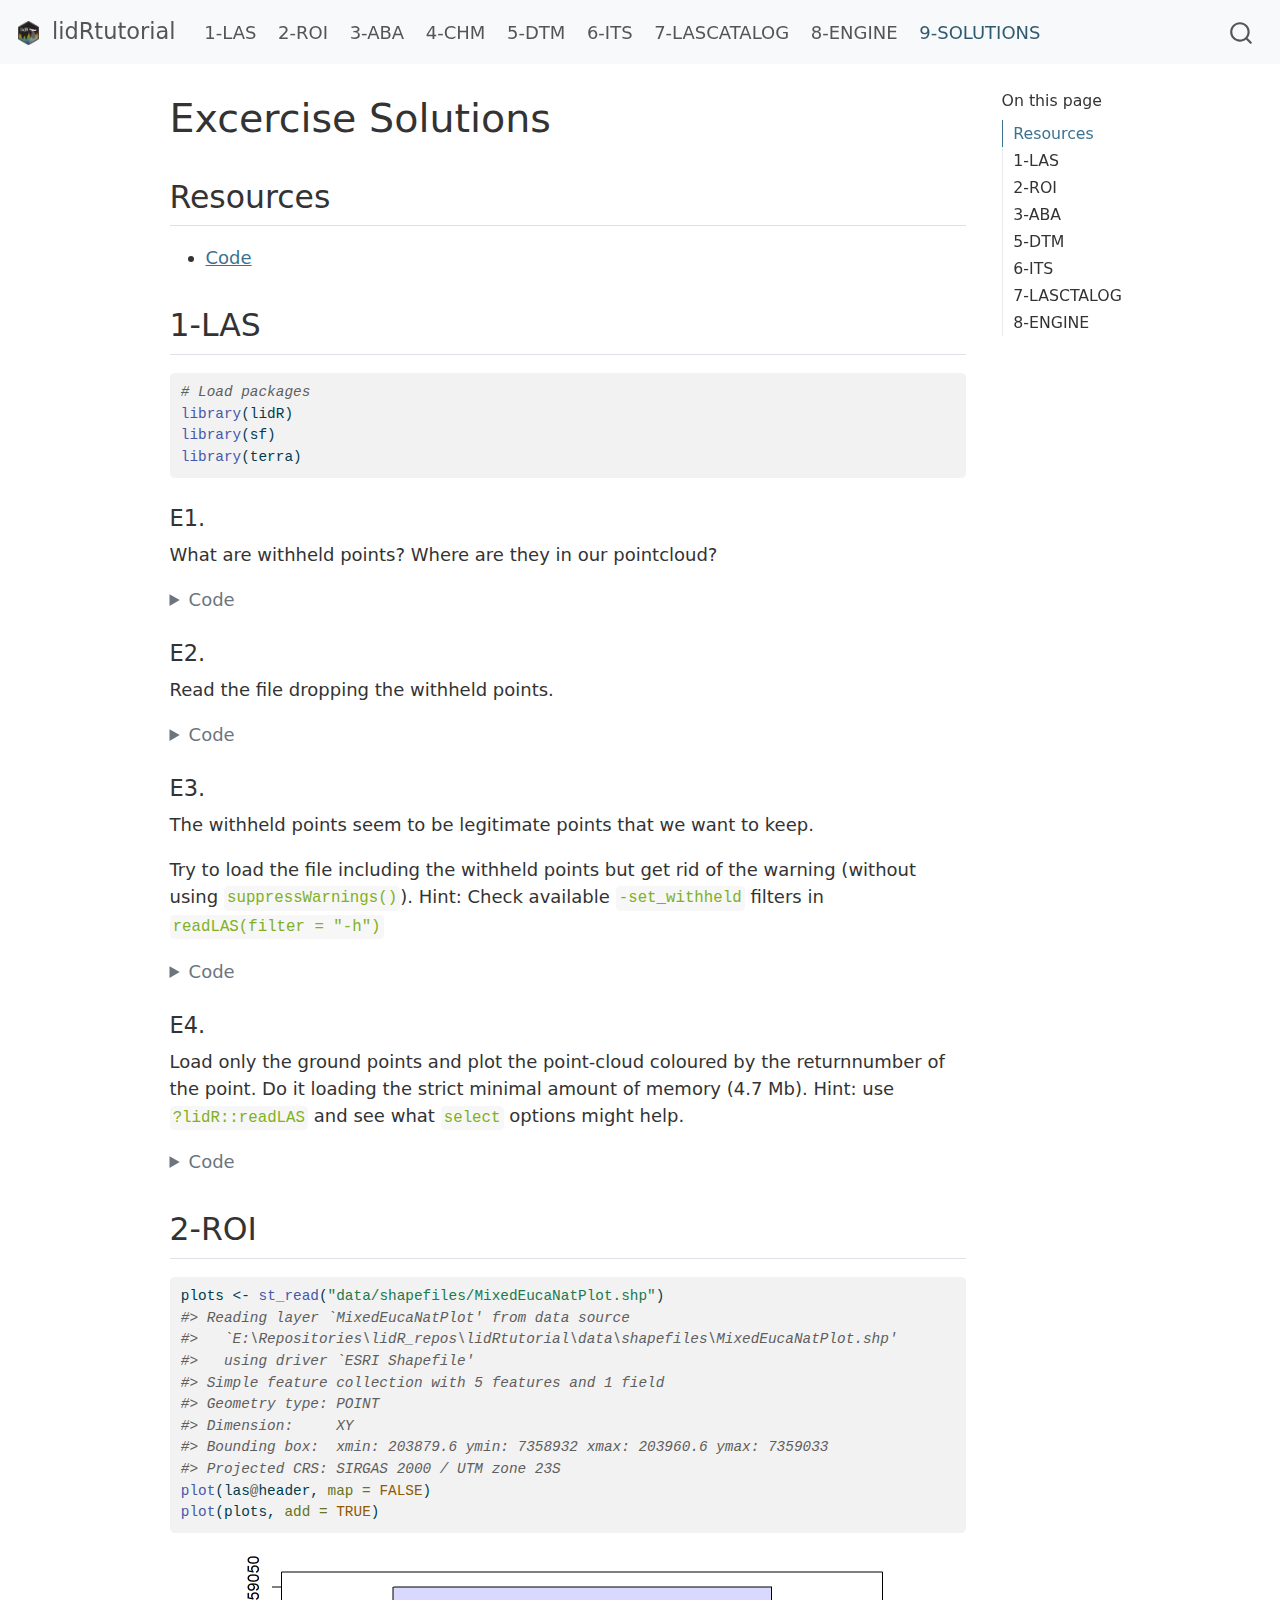
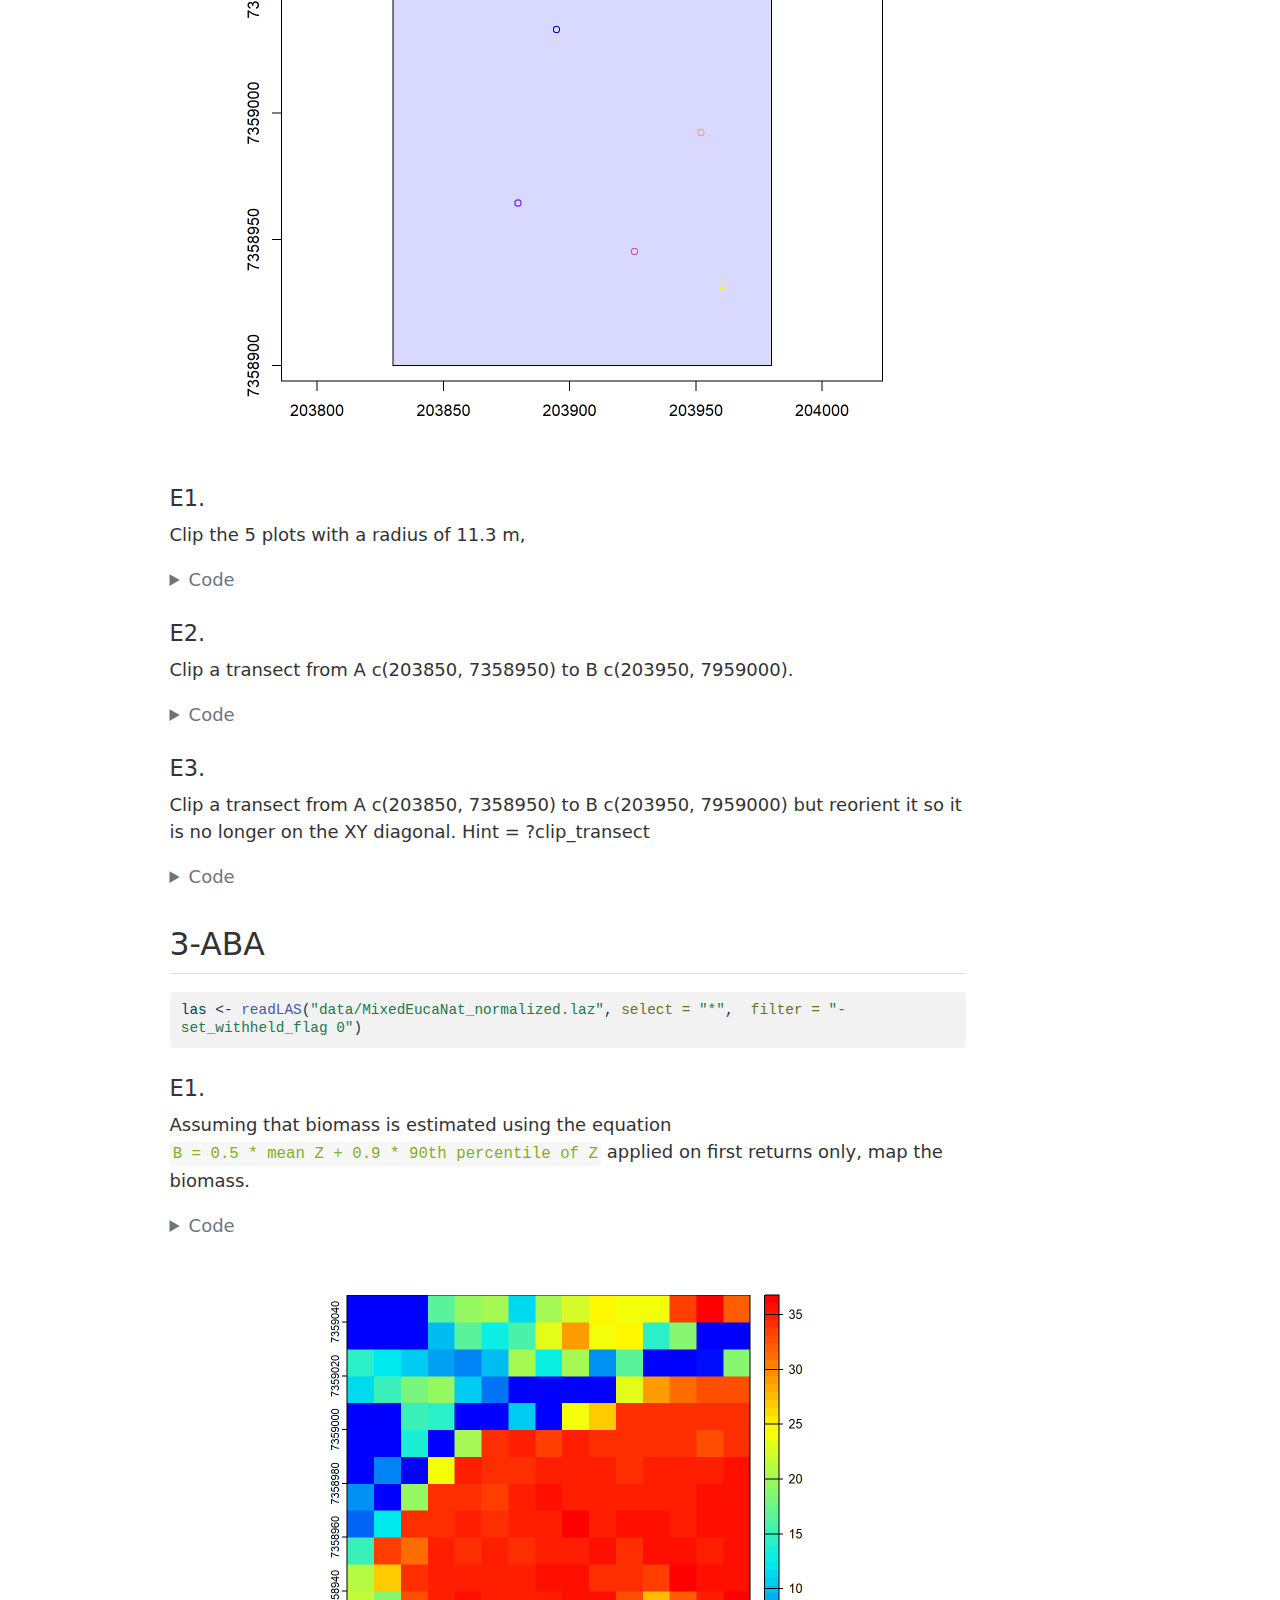
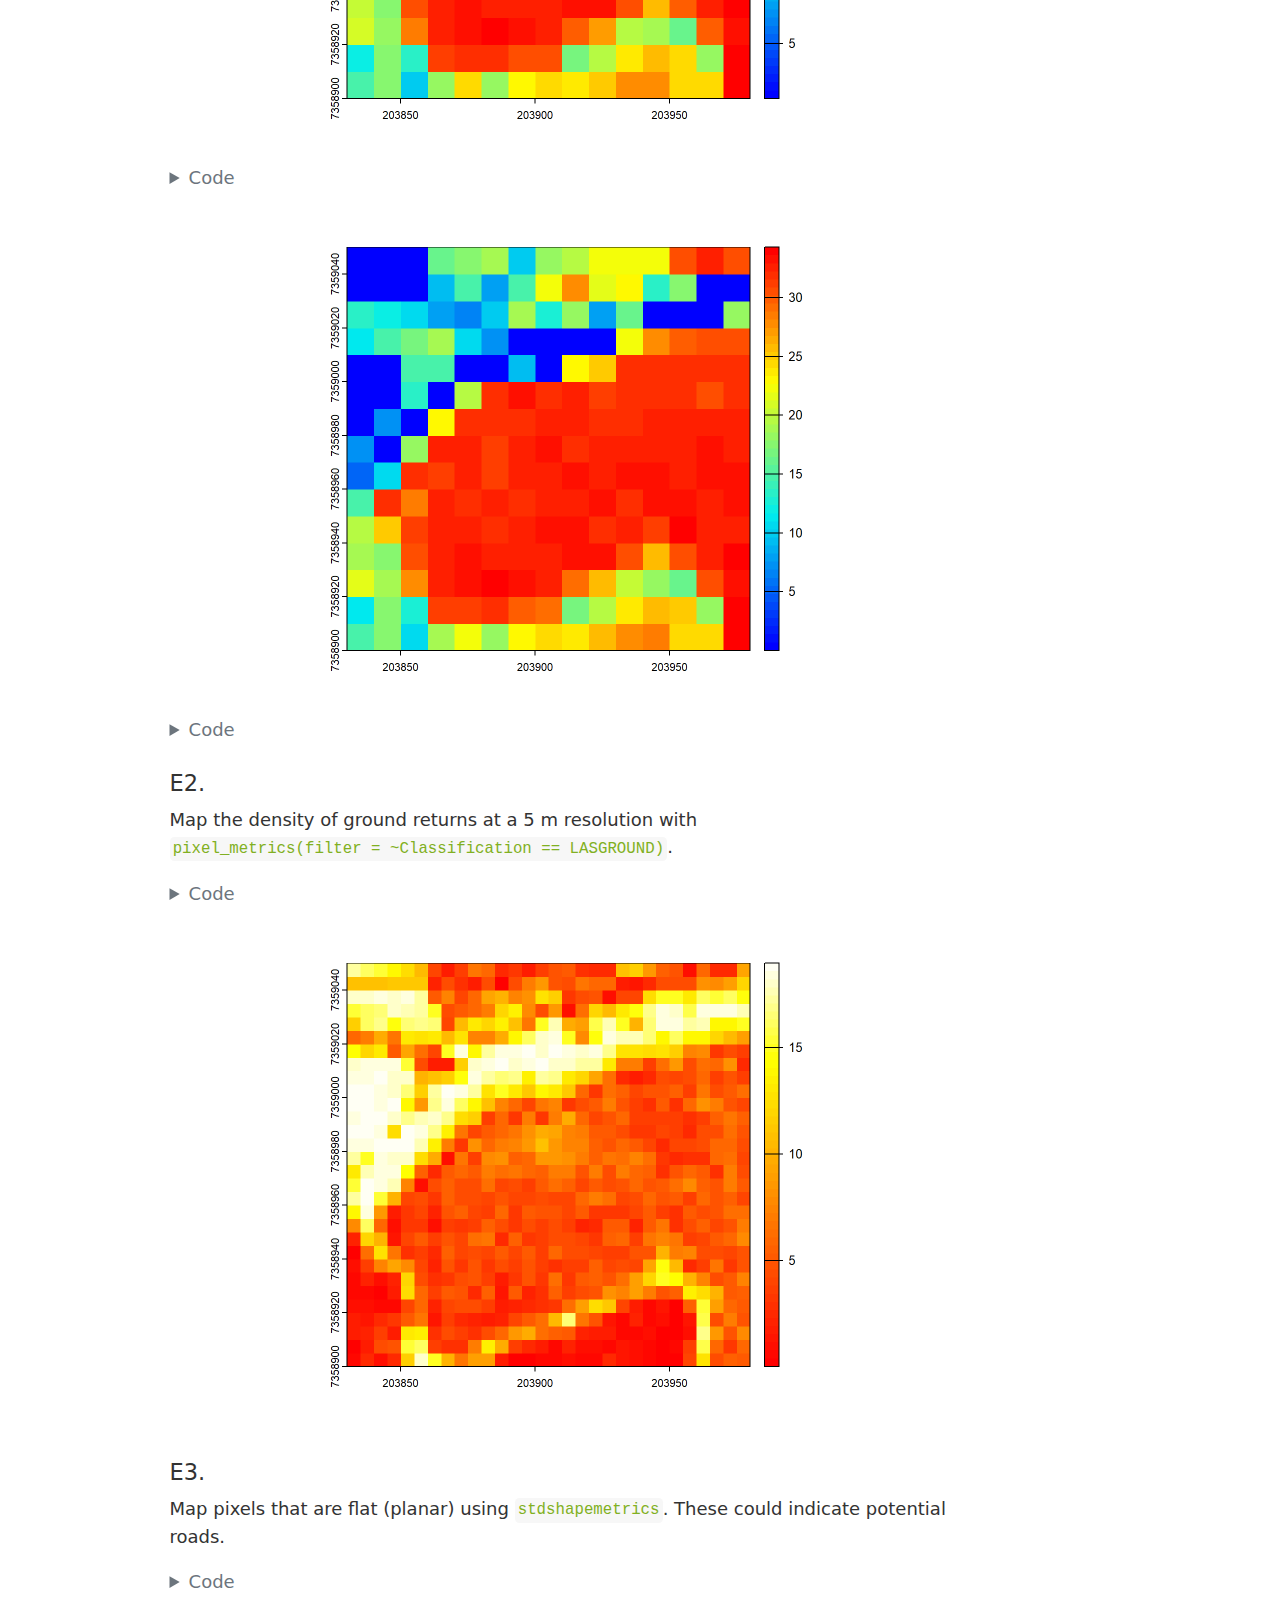
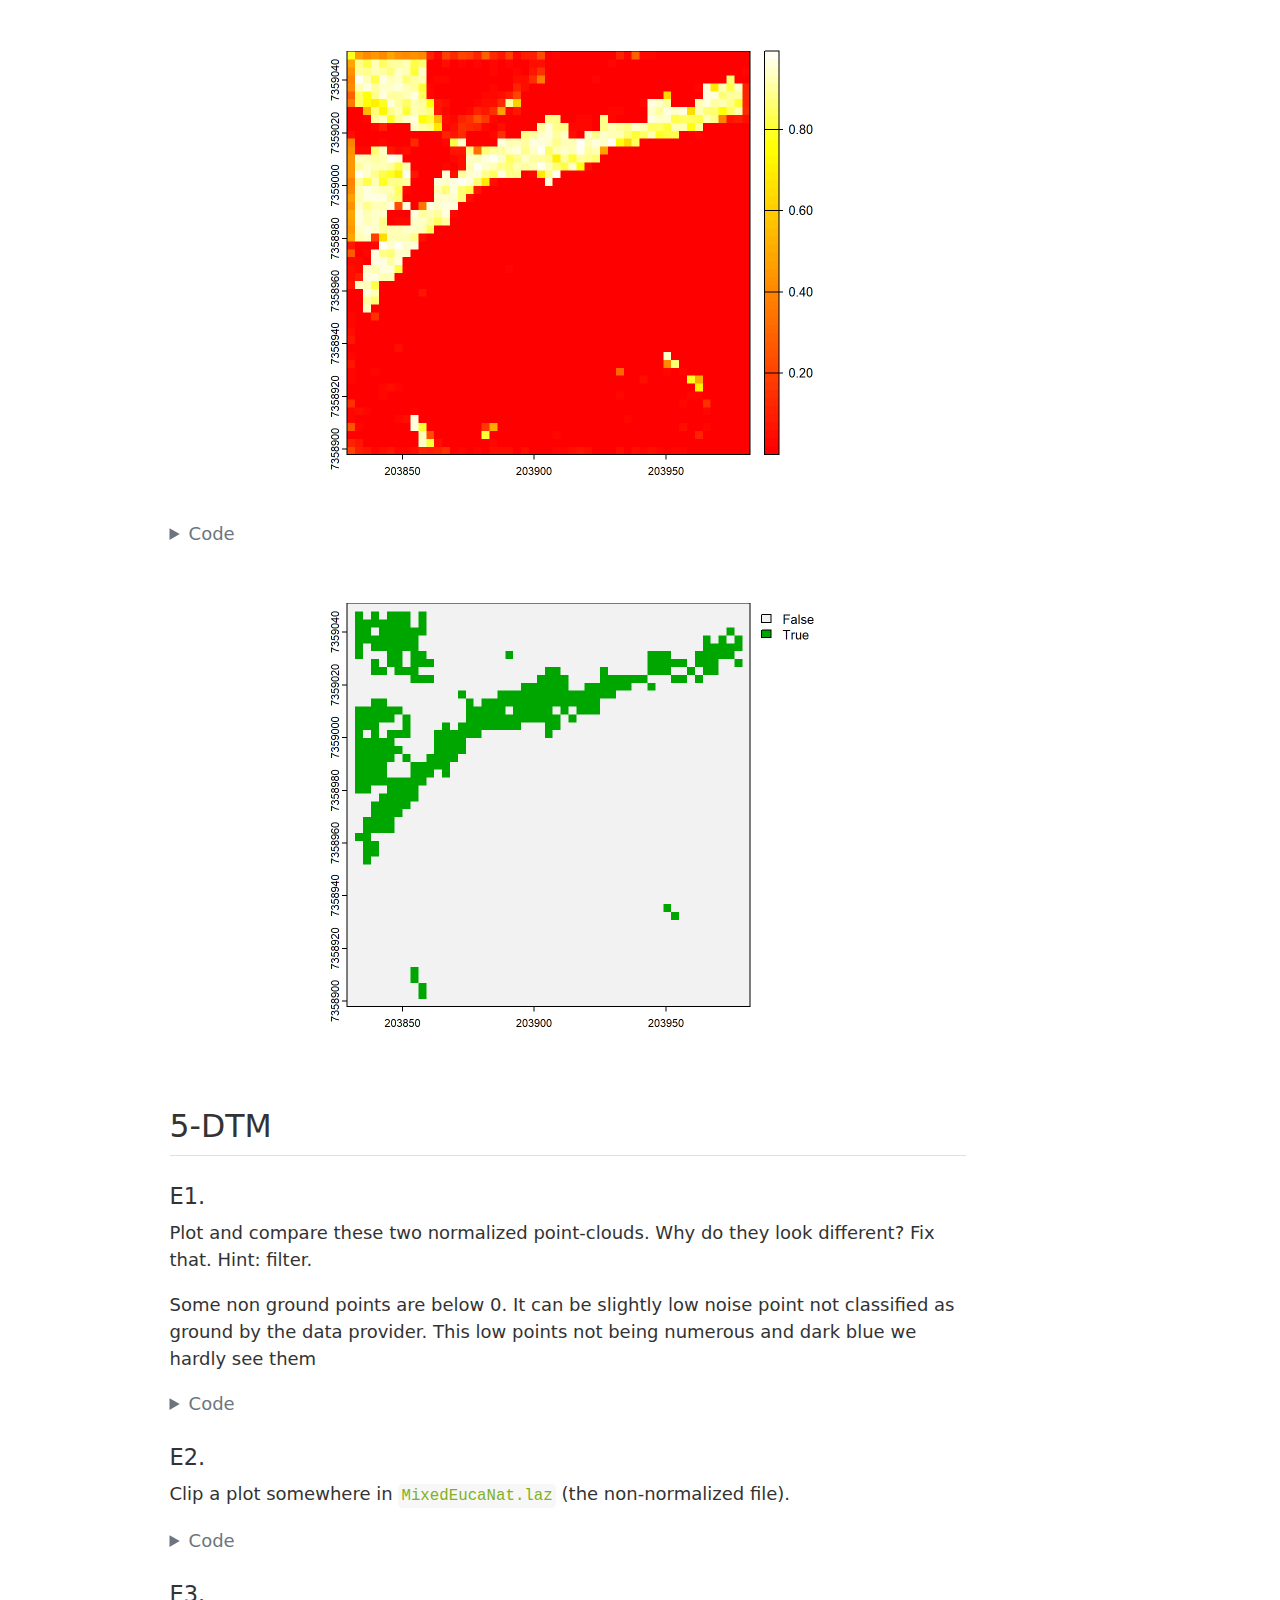
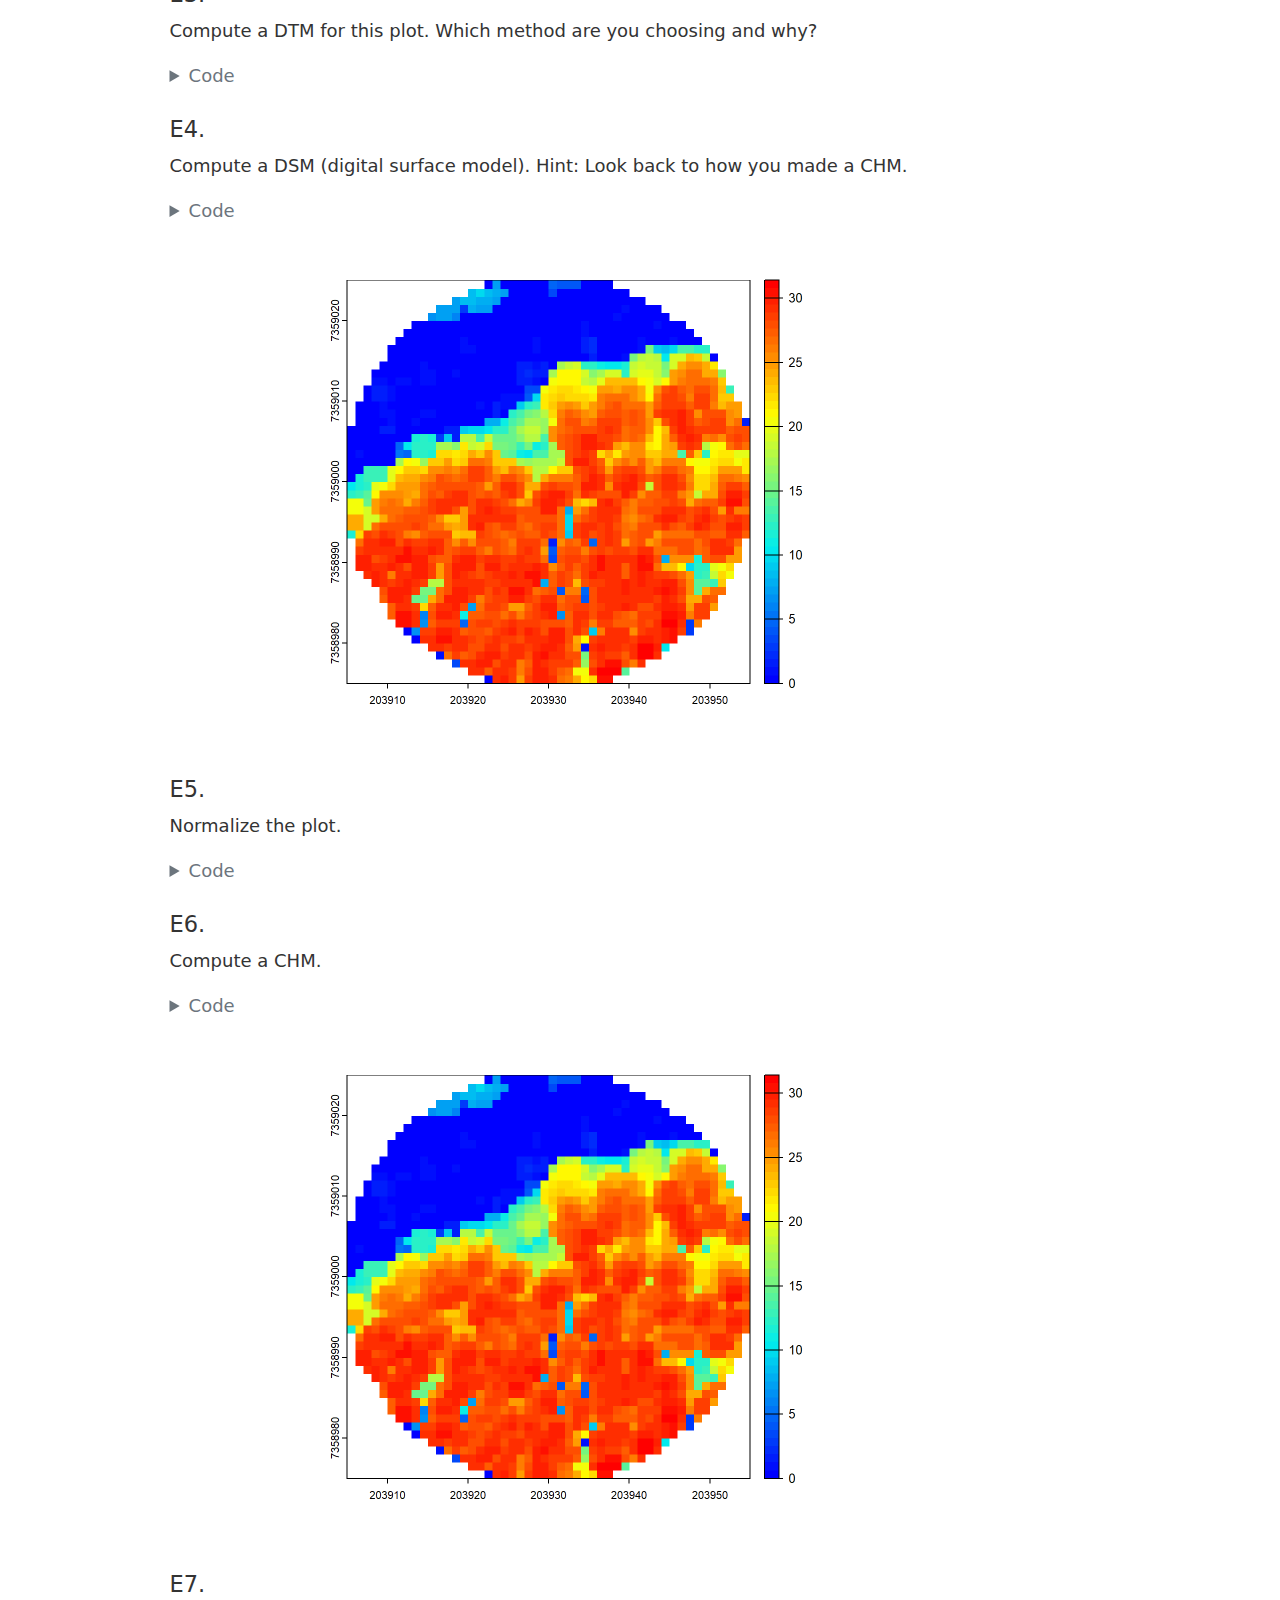
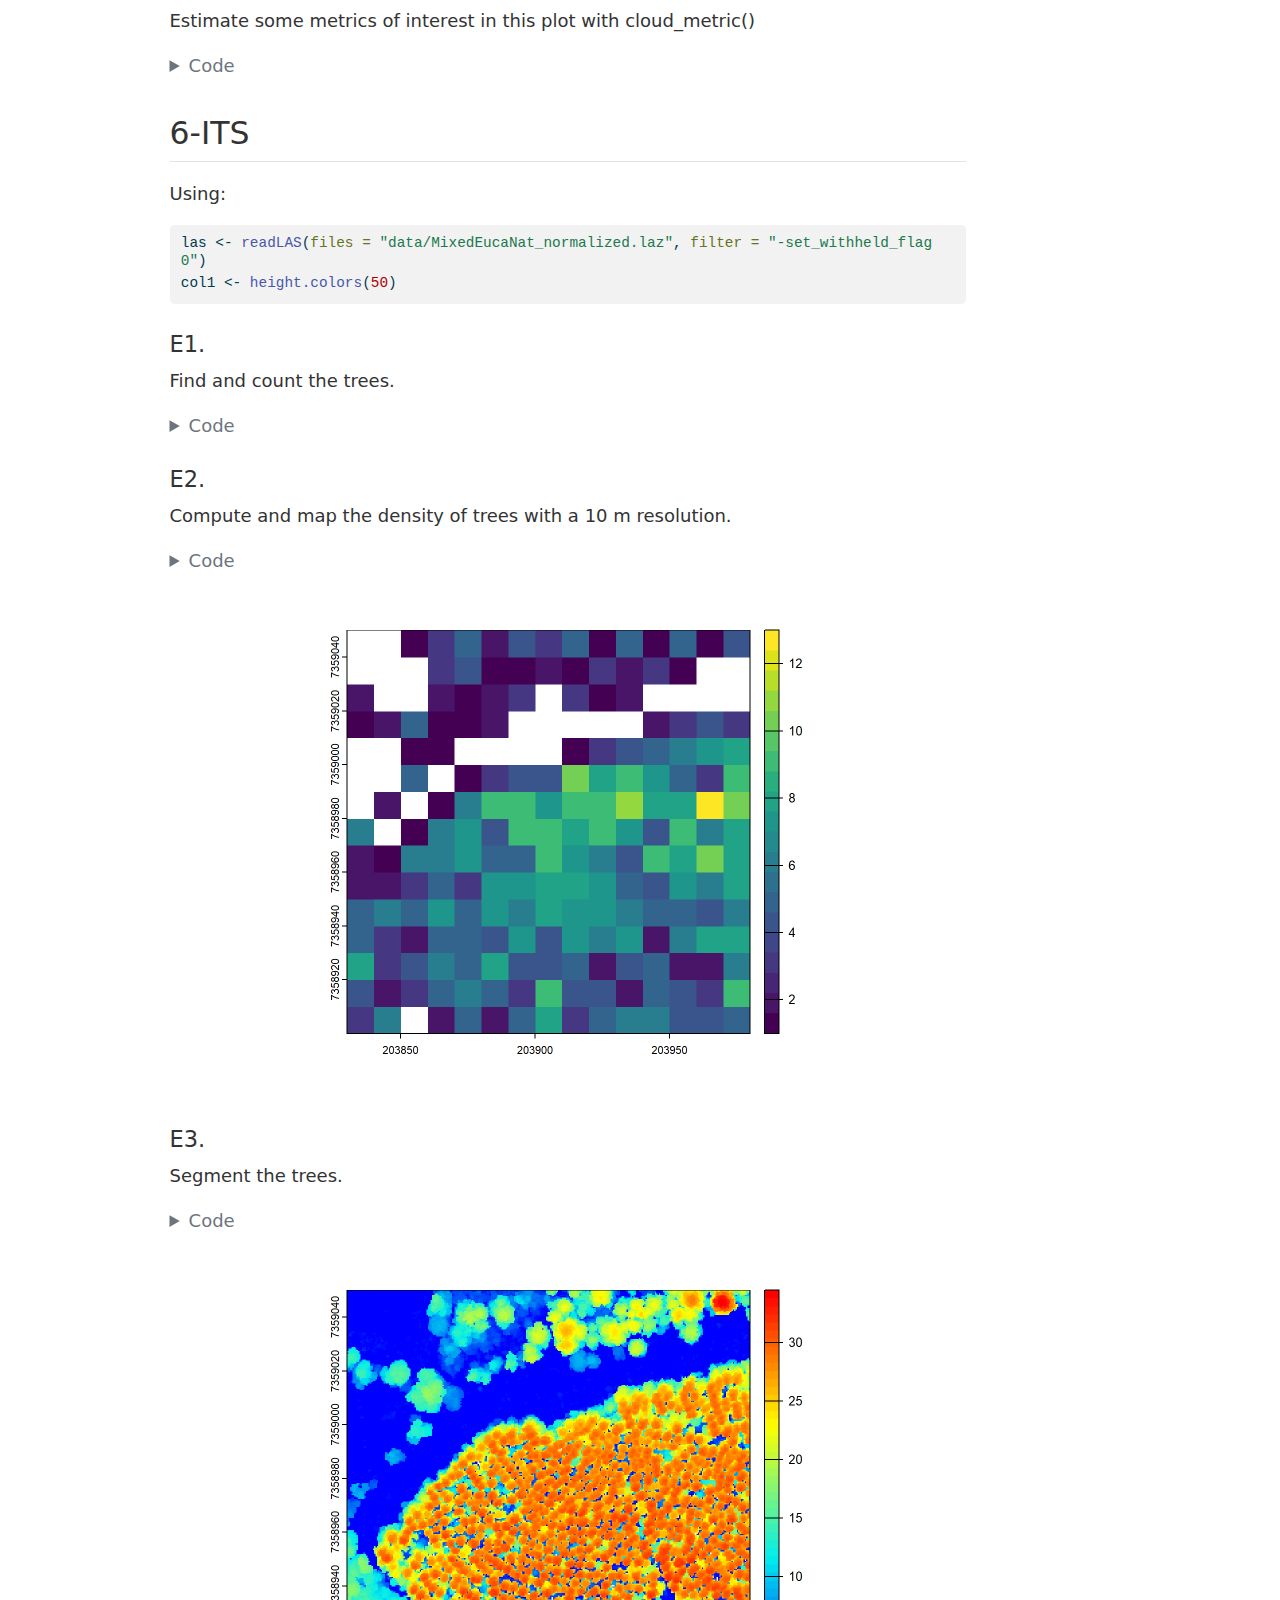
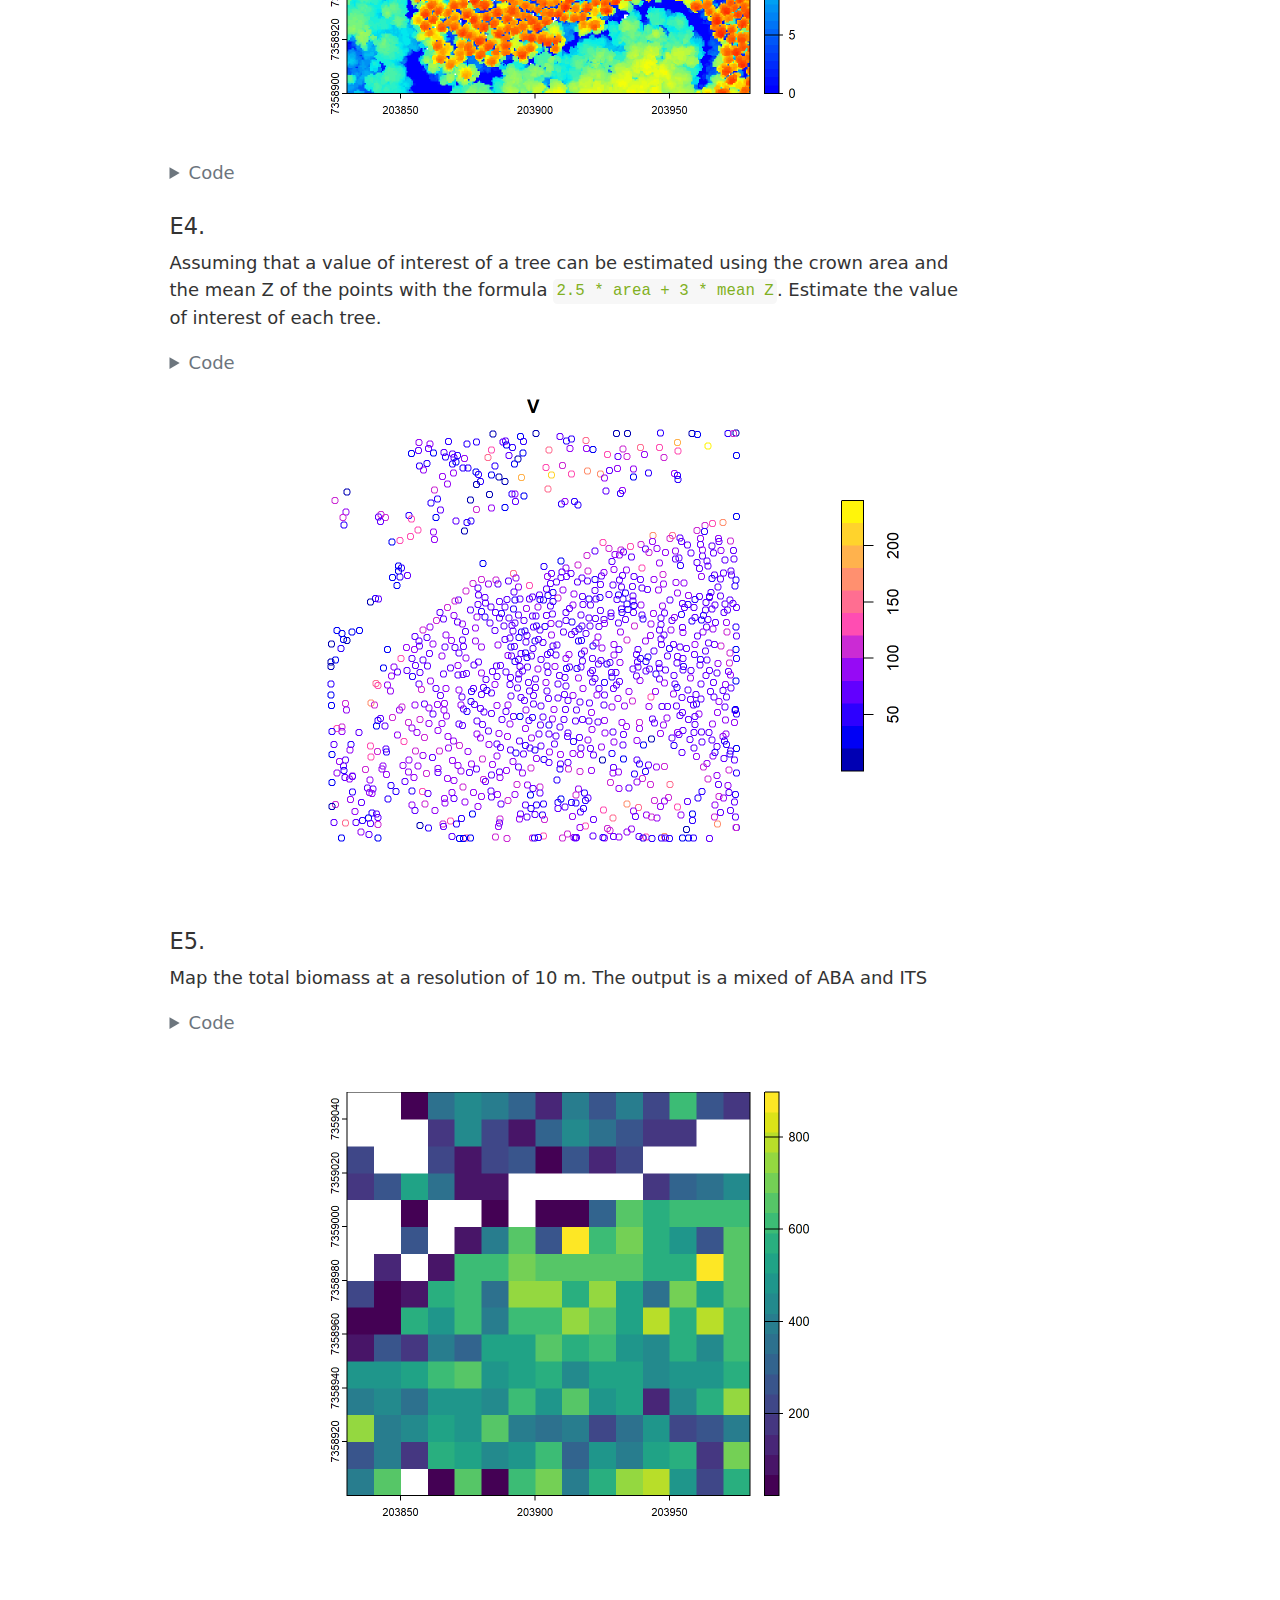
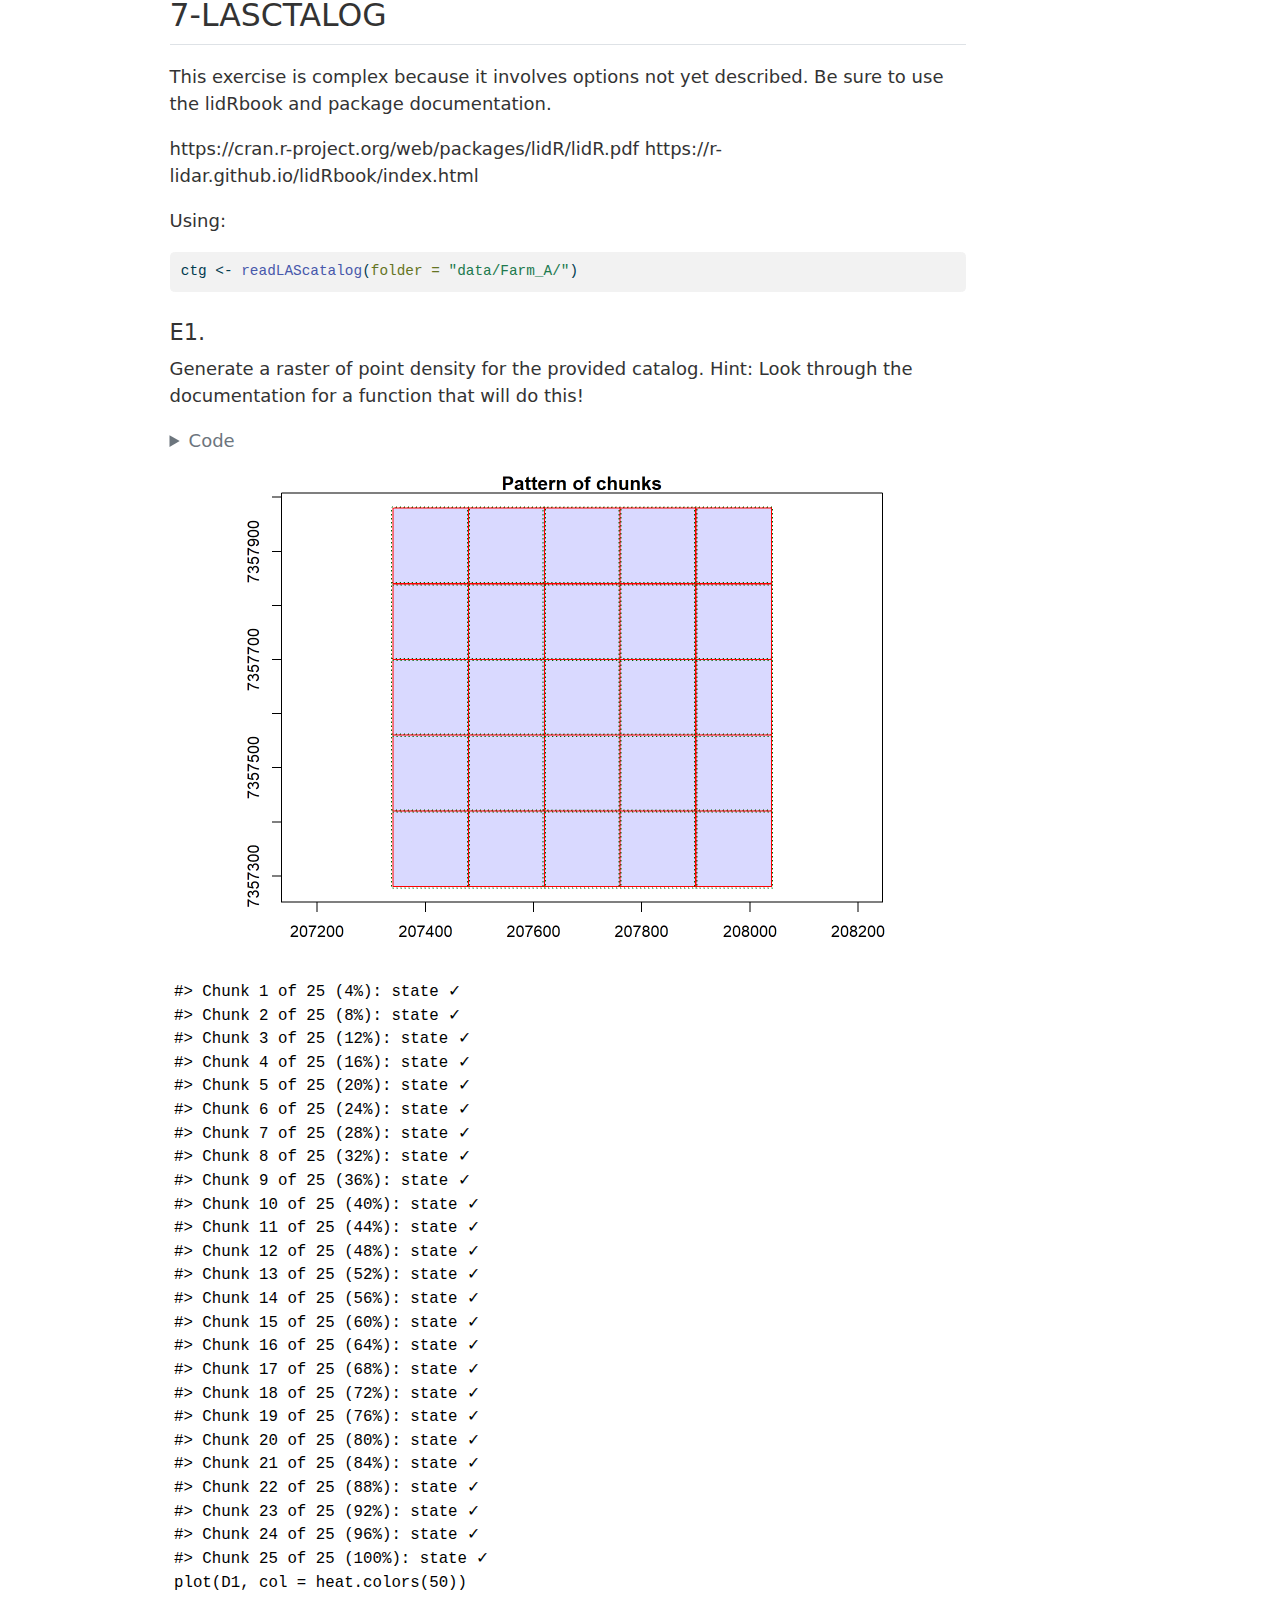
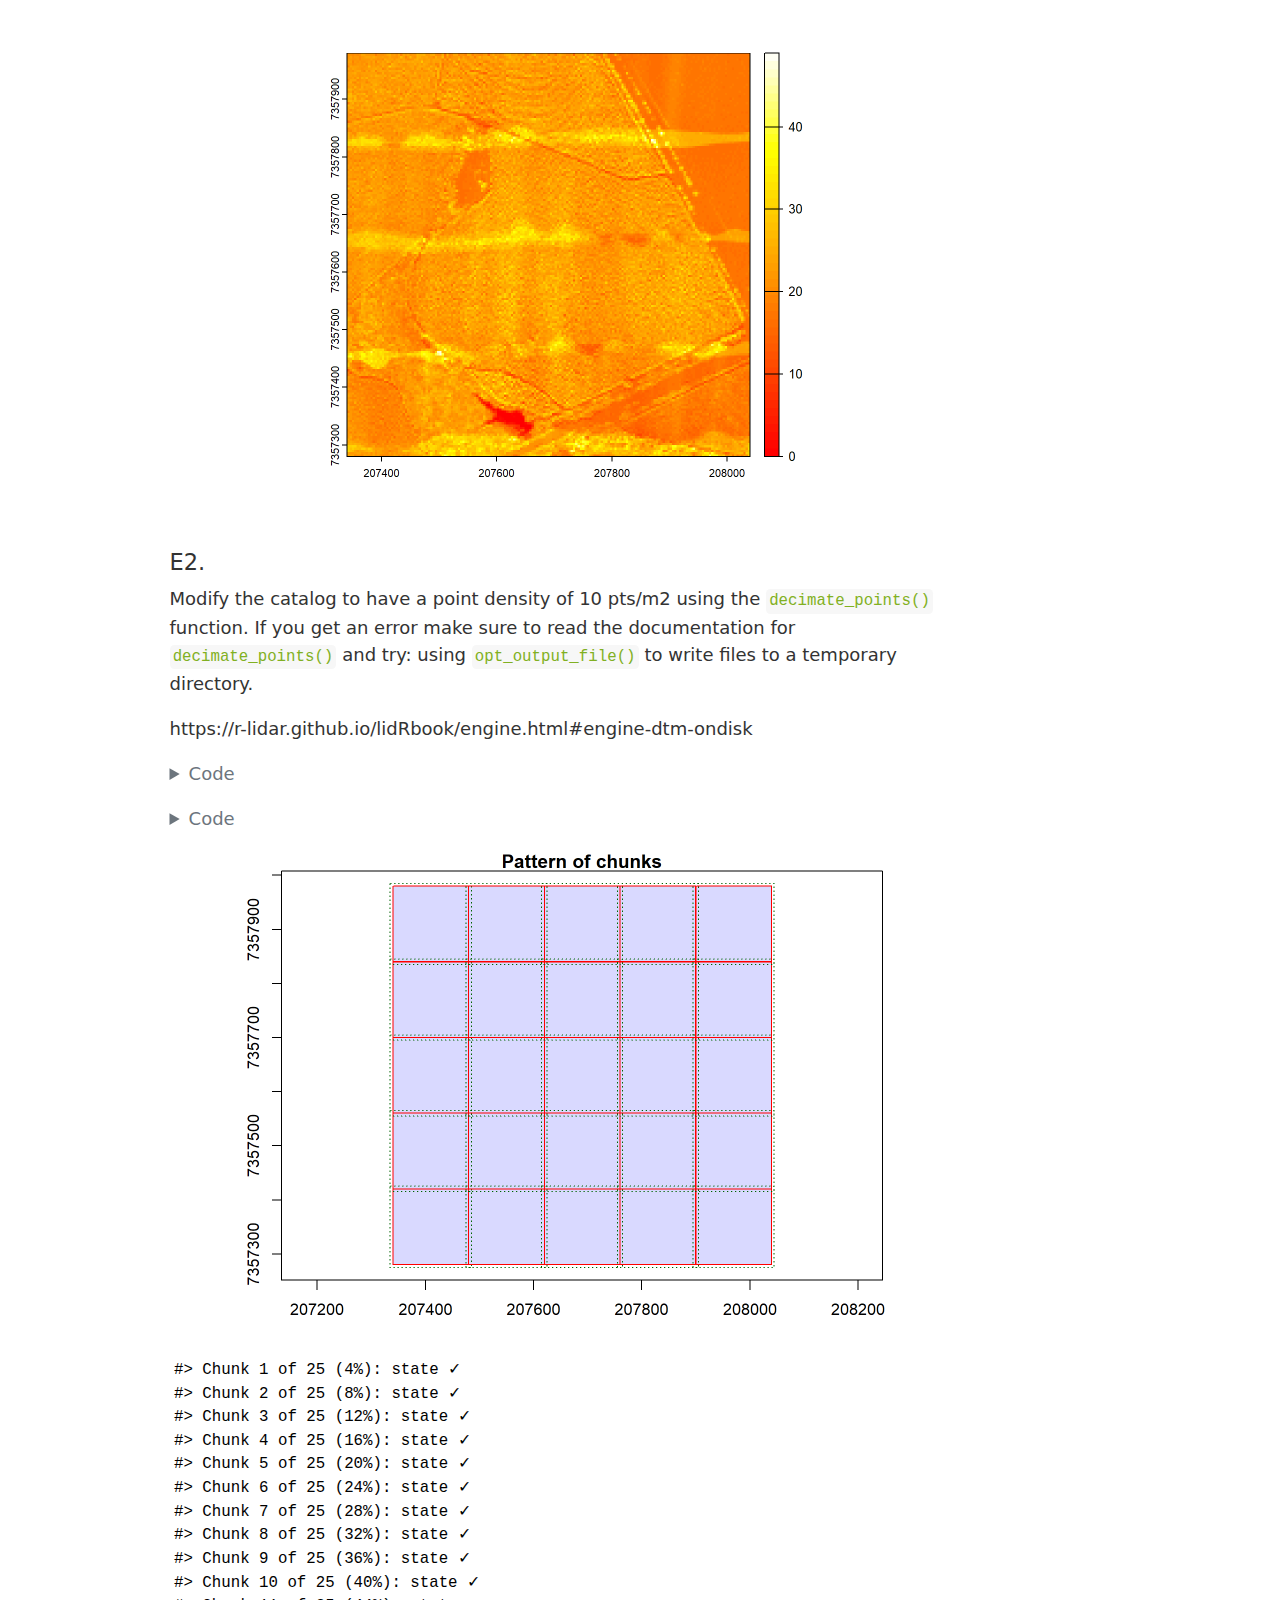
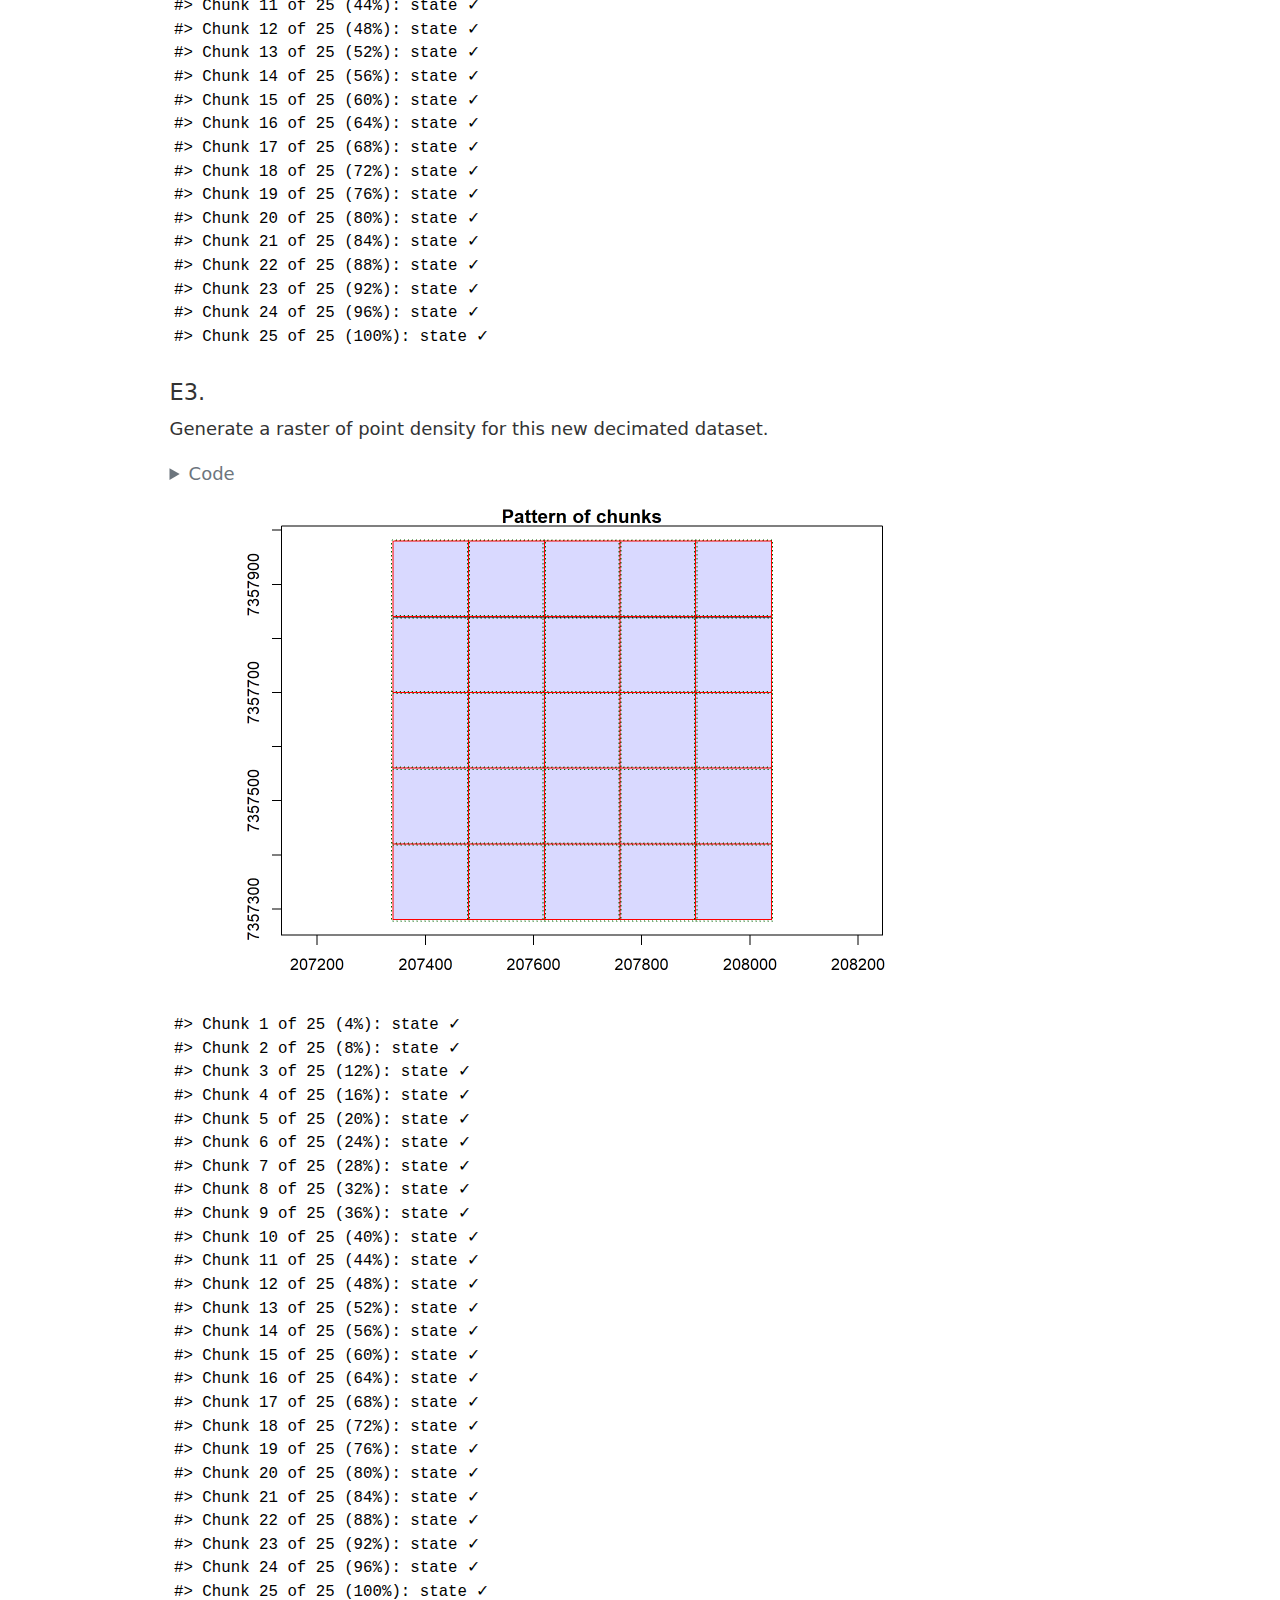
<file: docs/09_solutions.html>
<!DOCTYPE html>
<html xmlns="http://www.w3.org/1999/xhtml" lang="en" xml:lang="en"><head>

<meta charset="utf-8">
<meta name="generator" content="quarto-1.0.35">

<meta name="viewport" content="width=device-width, initial-scale=1.0, user-scalable=yes">


<title>lidRtutorial - Excercise Solutions</title>
<style>
code{white-space: pre-wrap;}
span.smallcaps{font-variant: small-caps;}
span.underline{text-decoration: underline;}
div.column{display: inline-block; vertical-align: top; width: 50%;}
div.hanging-indent{margin-left: 1.5em; text-indent: -1.5em;}
ul.task-list{list-style: none;}
pre > code.sourceCode { white-space: pre; position: relative; }
pre > code.sourceCode > span { display: inline-block; line-height: 1.25; }
pre > code.sourceCode > span:empty { height: 1.2em; }
.sourceCode { overflow: visible; }
code.sourceCode > span { color: inherit; text-decoration: inherit; }
div.sourceCode { margin: 1em 0; }
pre.sourceCode { margin: 0; }
@media screen {
div.sourceCode { overflow: auto; }
}
@media print {
pre > code.sourceCode { white-space: pre-wrap; }
pre > code.sourceCode > span { text-indent: -5em; padding-left: 5em; }
}
pre.numberSource code
  { counter-reset: source-line 0; }
pre.numberSource code > span
  { position: relative; left: -4em; counter-increment: source-line; }
pre.numberSource code > span > a:first-child::before
  { content: counter(source-line);
    position: relative; left: -1em; text-align: right; vertical-align: baseline;
    border: none; display: inline-block;
    -webkit-touch-callout: none; -webkit-user-select: none;
    -khtml-user-select: none; -moz-user-select: none;
    -ms-user-select: none; user-select: none;
    padding: 0 4px; width: 4em;
    color: #aaaaaa;
  }
pre.numberSource { margin-left: 3em; border-left: 1px solid #aaaaaa;  padding-left: 4px; }
div.sourceCode
  {   }
@media screen {
pre > code.sourceCode > span > a:first-child::before { text-decoration: underline; }
}
code span.al { color: #ff0000; font-weight: bold; } /* Alert */
code span.an { color: #60a0b0; font-weight: bold; font-style: italic; } /* Annotation */
code span.at { color: #7d9029; } /* Attribute */
code span.bn { color: #40a070; } /* BaseN */
code span.bu { } /* BuiltIn */
code span.cf { color: #007020; font-weight: bold; } /* ControlFlow */
code span.ch { color: #4070a0; } /* Char */
code span.cn { color: #880000; } /* Constant */
code span.co { color: #60a0b0; font-style: italic; } /* Comment */
code span.cv { color: #60a0b0; font-weight: bold; font-style: italic; } /* CommentVar */
code span.do { color: #ba2121; font-style: italic; } /* Documentation */
code span.dt { color: #902000; } /* DataType */
code span.dv { color: #40a070; } /* DecVal */
code span.er { color: #ff0000; font-weight: bold; } /* Error */
code span.ex { } /* Extension */
code span.fl { color: #40a070; } /* Float */
code span.fu { color: #06287e; } /* Function */
code span.im { } /* Import */
code span.in { color: #60a0b0; font-weight: bold; font-style: italic; } /* Information */
code span.kw { color: #007020; font-weight: bold; } /* Keyword */
code span.op { color: #666666; } /* Operator */
code span.ot { color: #007020; } /* Other */
code span.pp { color: #bc7a00; } /* Preprocessor */
code span.sc { color: #4070a0; } /* SpecialChar */
code span.ss { color: #bb6688; } /* SpecialString */
code span.st { color: #4070a0; } /* String */
code span.va { color: #19177c; } /* Variable */
code span.vs { color: #4070a0; } /* VerbatimString */
code span.wa { color: #60a0b0; font-weight: bold; font-style: italic; } /* Warning */
</style>


<script src="site_libs/quarto-nav/quarto-nav.js"></script>
<script src="site_libs/quarto-nav/headroom.min.js"></script>
<script src="site_libs/clipboard/clipboard.min.js"></script>
<script src="site_libs/quarto-search/autocomplete.umd.js"></script>
<script src="site_libs/quarto-search/fuse.min.js"></script>
<script src="site_libs/quarto-search/quarto-search.js"></script>
<meta name="quarto:offset" content="./">
<link href="./images/favicon/apple-touch-icon.png" rel="icon" type="image/png">
<script src="site_libs/quarto-html/quarto.js"></script>
<script src="site_libs/quarto-html/popper.min.js"></script>
<script src="site_libs/quarto-html/tippy.umd.min.js"></script>
<script src="site_libs/quarto-html/anchor.min.js"></script>
<link href="site_libs/quarto-html/tippy.css" rel="stylesheet">
<link href="site_libs/quarto-html/quarto-syntax-highlighting.css" rel="stylesheet" id="quarto-text-highlighting-styles">
<script src="site_libs/bootstrap/bootstrap.min.js"></script>
<link href="site_libs/bootstrap/bootstrap-icons.css" rel="stylesheet">
<link href="site_libs/bootstrap/bootstrap.min.css" rel="stylesheet" id="quarto-bootstrap" data-mode="light">
<script id="quarto-search-options" type="application/json">{
  "location": "navbar",
  "copy-button": false,
  "collapse-after": 3,
  "panel-placement": "end",
  "type": "overlay",
  "limit": 20,
  "language": {
    "search-no-results-text": "No results",
    "search-matching-documents-text": "matching documents",
    "search-copy-link-title": "Copy link to search",
    "search-hide-matches-text": "Hide additional matches",
    "search-more-match-text": "more match in this document",
    "search-more-matches-text": "more matches in this document",
    "search-clear-button-title": "Clear",
    "search-detached-cancel-button-title": "Cancel",
    "search-submit-button-title": "Submit"
  }
}</script>


<link rel="stylesheet" href="assets/custom.css">
</head>

<body class="nav-fixed">

<div id="quarto-search-results"></div>
  <header id="quarto-header" class="headroom fixed-top">
    <nav class="navbar navbar-expand-lg navbar-dark ">
      <div class="navbar-container container-fluid">
      <a class="navbar-brand" href="./index.html">
    <img src="./img/logo.png" alt="">
    <span class="navbar-title">lidRtutorial</span>
  </a>
          <button class="navbar-toggler" type="button" data-bs-toggle="collapse" data-bs-target="#navbarCollapse" aria-controls="navbarCollapse" aria-expanded="false" aria-label="Toggle navigation" onclick="if (window.quartoToggleHeadroom) { window.quartoToggleHeadroom(); }">
  <span class="navbar-toggler-icon"></span>
</button>
          <div class="collapse navbar-collapse" id="navbarCollapse">
            <ul class="navbar-nav navbar-nav-scroll me-auto">
  <li class="nav-item">
    <a class="nav-link" href="./01_read.html">1-LAS</a>
  </li>  
  <li class="nav-item">
    <a class="nav-link" href="./02_roi.html">2-ROI</a>
  </li>  
  <li class="nav-item">
    <a class="nav-link" href="./03_aba.html">3-ABA</a>
  </li>  
  <li class="nav-item">
    <a class="nav-link" href="./04_chm.html">4-CHM</a>
  </li>  
  <li class="nav-item">
    <a class="nav-link" href="./05_dtm.html">5-DTM</a>
  </li>  
  <li class="nav-item">
    <a class="nav-link" href="./06_its.html">6-ITS</a>
  </li>  
  <li class="nav-item">
    <a class="nav-link" href="./07_engine.html">7-LASCATALOG</a>
  </li>  
  <li class="nav-item">
    <a class="nav-link" href="./08_engine2.html">8-ENGINE</a>
  </li>  
  <li class="nav-item">
    <a class="nav-link active" href="./09_solutions.html" aria-current="page">9-SOLUTIONS</a>
  </li>  
</ul>
              <div id="quarto-search" class="" title="Search"></div>
          </div> <!-- /navcollapse -->
      </div> <!-- /container-fluid -->
    </nav>
</header>
<!-- content -->
<div id="quarto-content" class="quarto-container page-columns page-rows-contents page-layout-article page-navbar">
<!-- sidebar -->
<!-- margin-sidebar -->
    <div id="quarto-margin-sidebar" class="sidebar margin-sidebar">
        <nav id="TOC" role="doc-toc">
    <h2 id="toc-title">On this page</h2>
   
  <ul>
  <li><a href="#resources" id="toc-resources" class="nav-link active" data-scroll-target="#resources">Resources</a></li>
  <li><a href="#las" id="toc-las" class="nav-link" data-scroll-target="#las">1-LAS</a>
  <ul class="collapse">
  <li><a href="#e1." id="toc-e1." class="nav-link" data-scroll-target="#e1.">E1.</a></li>
  <li><a href="#e2." id="toc-e2." class="nav-link" data-scroll-target="#e2.">E2.</a></li>
  <li><a href="#e3." id="toc-e3." class="nav-link" data-scroll-target="#e3.">E3.</a></li>
  <li><a href="#e4." id="toc-e4." class="nav-link" data-scroll-target="#e4.">E4.</a></li>
  </ul></li>
  <li><a href="#roi" id="toc-roi" class="nav-link" data-scroll-target="#roi">2-ROI</a>
  <ul class="collapse">
  <li><a href="#e1.-1" id="toc-e1.-1" class="nav-link" data-scroll-target="#e1.-1">E1.</a></li>
  <li><a href="#e2.-1" id="toc-e2.-1" class="nav-link" data-scroll-target="#e2.-1">E2.</a></li>
  <li><a href="#e3.-1" id="toc-e3.-1" class="nav-link" data-scroll-target="#e3.-1">E3.</a></li>
  </ul></li>
  <li><a href="#aba" id="toc-aba" class="nav-link" data-scroll-target="#aba">3-ABA</a>
  <ul class="collapse">
  <li><a href="#e1.-2" id="toc-e1.-2" class="nav-link" data-scroll-target="#e1.-2">E1.</a></li>
  <li><a href="#e2.-2" id="toc-e2.-2" class="nav-link" data-scroll-target="#e2.-2">E2.</a></li>
  <li><a href="#e3.-2" id="toc-e3.-2" class="nav-link" data-scroll-target="#e3.-2">E3.</a></li>
  </ul></li>
  <li><a href="#dtm" id="toc-dtm" class="nav-link" data-scroll-target="#dtm">5-DTM</a>
  <ul class="collapse">
  <li><a href="#e1.-3" id="toc-e1.-3" class="nav-link" data-scroll-target="#e1.-3">E1.</a></li>
  <li><a href="#e2.-3" id="toc-e2.-3" class="nav-link" data-scroll-target="#e2.-3">E2.</a></li>
  <li><a href="#e3.-3" id="toc-e3.-3" class="nav-link" data-scroll-target="#e3.-3">E3.</a></li>
  <li><a href="#e4.-1" id="toc-e4.-1" class="nav-link" data-scroll-target="#e4.-1">E4.</a></li>
  <li><a href="#e5." id="toc-e5." class="nav-link" data-scroll-target="#e5.">E5.</a></li>
  <li><a href="#e6." id="toc-e6." class="nav-link" data-scroll-target="#e6.">E6.</a></li>
  <li><a href="#e7." id="toc-e7." class="nav-link" data-scroll-target="#e7.">E7.</a></li>
  </ul></li>
  <li><a href="#its" id="toc-its" class="nav-link" data-scroll-target="#its">6-ITS</a>
  <ul class="collapse">
  <li><a href="#e1.-4" id="toc-e1.-4" class="nav-link" data-scroll-target="#e1.-4">E1.</a></li>
  <li><a href="#e2.-4" id="toc-e2.-4" class="nav-link" data-scroll-target="#e2.-4">E2.</a></li>
  <li><a href="#e3.-4" id="toc-e3.-4" class="nav-link" data-scroll-target="#e3.-4">E3.</a></li>
  <li><a href="#e4.-2" id="toc-e4.-2" class="nav-link" data-scroll-target="#e4.-2">E4.</a></li>
  <li><a href="#e5.-1" id="toc-e5.-1" class="nav-link" data-scroll-target="#e5.-1">E5.</a></li>
  </ul></li>
  <li><a href="#lasctalog" id="toc-lasctalog" class="nav-link" data-scroll-target="#lasctalog">7-LASCTALOG</a>
  <ul class="collapse">
  <li><a href="#e1.-5" id="toc-e1.-5" class="nav-link" data-scroll-target="#e1.-5">E1.</a></li>
  <li><a href="#e2.-5" id="toc-e2.-5" class="nav-link" data-scroll-target="#e2.-5">E2.</a></li>
  <li><a href="#e3.-5" id="toc-e3.-5" class="nav-link" data-scroll-target="#e3.-5">E3.</a></li>
  <li><a href="#e4.-3" id="toc-e4.-3" class="nav-link" data-scroll-target="#e4.-3">E4.</a></li>
  <li><a href="#e5.-2" id="toc-e5.-2" class="nav-link" data-scroll-target="#e5.-2">E5.</a></li>
  </ul></li>
  <li><a href="#engine" id="toc-engine" class="nav-link" data-scroll-target="#engine">8-ENGINE</a>
  <ul class="collapse">
  <li><a href="#e1.-6" id="toc-e1.-6" class="nav-link" data-scroll-target="#e1.-6">E1.</a></li>
  </ul></li>
  </ul>
</nav>
    </div>
<!-- main -->
<main class="content" id="quarto-document-content">

<header id="title-block-header" class="quarto-title-block default">
<div class="quarto-title">
<h1 class="title">Excercise Solutions</h1>
</div>



<div class="quarto-title-meta">

    
    
  </div>
  

</header>

<div class="cell" data-warnings="false">

</div>
<section id="resources" class="level2">
<h2 class="anchored" data-anchor-id="resources">Resources</h2>
<ul>
<li><a href="https://github.com/tgoodbody/lidRtutorial/tree/main/R/09_solutions.R">Code</a></li>
</ul>
</section>
<section id="las" class="level2">
<h2 class="anchored" data-anchor-id="las">1-LAS</h2>
<div class="cell" data-layout-align="center">
<div class="sourceCode cell-code" id="cb1"><pre class="sourceCode r code-with-copy"><code class="sourceCode r"><span id="cb1-1"><a href="#cb1-1" aria-hidden="true" tabindex="-1"></a><span class="co"># Load packages</span></span>
<span id="cb1-2"><a href="#cb1-2" aria-hidden="true" tabindex="-1"></a><span class="fu">library</span>(lidR)</span>
<span id="cb1-3"><a href="#cb1-3" aria-hidden="true" tabindex="-1"></a><span class="fu">library</span>(sf)</span>
<span id="cb1-4"><a href="#cb1-4" aria-hidden="true" tabindex="-1"></a><span class="fu">library</span>(terra)</span></code><button title="Copy to Clipboard" class="code-copy-button"><i class="bi"></i></button></pre></div>
</div>
<section id="e1." class="level4">
<h4 class="anchored" data-anchor-id="e1.">E1.</h4>
<p>What are withheld points? Where are they in our pointcloud?</p>
<div class="cell" data-layout-align="center">
<details>
<summary>Code</summary>
<div class="sourceCode cell-code" id="cb2"><pre class="sourceCode r code-with-copy"><code class="sourceCode r"><span id="cb2-1"><a href="#cb2-1" aria-hidden="true" tabindex="-1"></a><span class="co"># According to ASPRS LAS specification http://www.asprs.org/wp-content/uploads/2019/07/LAS_1_4_r15.pdf page 18 "a point # that should not be included in processing (synonymous with Deleted)"</span></span>
<span id="cb2-2"><a href="#cb2-2" aria-hidden="true" tabindex="-1"></a></span>
<span id="cb2-3"><a href="#cb2-3" aria-hidden="true" tabindex="-1"></a><span class="co"># They are on the edges. It looks like they correspond to a buffer. LAStools makes use of the withheld bit to flag some # points. Without more information on former processing step it is hard to say.</span></span></code><button title="Copy to Clipboard" class="code-copy-button"><i class="bi"></i></button></pre></div>
</details>
</div>
</section>
<section id="e2." class="level4">
<h4 class="anchored" data-anchor-id="e2.">E2.</h4>
<p>Read the file dropping the withheld points.</p>
<div class="cell" data-layout-align="center">
<details>
<summary>Code</summary>
<div class="sourceCode cell-code" id="cb3"><pre class="sourceCode r code-with-copy"><code class="sourceCode r"><span id="cb3-1"><a href="#cb3-1" aria-hidden="true" tabindex="-1"></a>las <span class="ot">&lt;-</span> <span class="fu">readLAS</span>(<span class="st">"data/MixedEucaNat_normalized.laz"</span>, <span class="at">filter =</span> <span class="st">"-drop_withheld"</span>)</span>
<span id="cb3-2"><a href="#cb3-2" aria-hidden="true" tabindex="-1"></a><span class="fu">plot</span>(las)</span></code><button title="Copy to Clipboard" class="code-copy-button"><i class="bi"></i></button></pre></div>
</details>
</div>
</section>
<section id="e3." class="level4">
<h4 class="anchored" data-anchor-id="e3.">E3.</h4>
<p>The withheld points seem to be legitimate points that we want to keep.</p>
<p>Try to load the file including the withheld points but get rid of the warning (without using <code>suppressWarnings()</code>). Hint: Check available <code>-set_withheld</code> filters in <code>readLAS(filter = "-h")</code></p>
<div class="cell" data-layout-align="center">
<details>
<summary>Code</summary>
<div class="sourceCode cell-code" id="cb4"><pre class="sourceCode r code-with-copy"><code class="sourceCode r"><span id="cb4-1"><a href="#cb4-1" aria-hidden="true" tabindex="-1"></a>las <span class="ot">&lt;-</span> <span class="fu">readLAS</span>(<span class="st">"data/MixedEucaNat_normalized.laz"</span>, <span class="at">filter =</span> <span class="st">"-set_withheld_flag 0"</span>)</span>
<span id="cb4-2"><a href="#cb4-2" aria-hidden="true" tabindex="-1"></a><span class="fu">plot</span>(las, <span class="at">color =</span> <span class="st">"Withheld_flag"</span>)</span></code><button title="Copy to Clipboard" class="code-copy-button"><i class="bi"></i></button></pre></div>
</details>
</div>
</section>
<section id="e4." class="level4">
<h4 class="anchored" data-anchor-id="e4.">E4.</h4>
<p>Load only the ground points and plot the point-cloud coloured by the returnnumber of the point. Do it loading the strict minimal amount of memory (4.7 Mb). Hint: use <code>?lidR::readLAS</code> and see what <code>select</code> options might help.</p>
<div class="cell" data-layout-align="center">
<details>
<summary>Code</summary>
<div class="sourceCode cell-code" id="cb5"><pre class="sourceCode r code-with-copy"><code class="sourceCode r"><span id="cb5-1"><a href="#cb5-1" aria-hidden="true" tabindex="-1"></a>las <span class="ot">&lt;-</span> <span class="fu">readLAS</span>(<span class="st">"data/MixedEucaNat_normalized.laz"</span>, <span class="at">filter =</span> <span class="st">"-keep_class 2 -set_withheld_flag 0"</span>, <span class="at">select =</span> <span class="st">"r"</span>)</span>
<span id="cb5-2"><a href="#cb5-2" aria-hidden="true" tabindex="-1"></a><span class="fu">plot</span>(las, <span class="at">color =</span> <span class="st">"ReturnNumber"</span>, <span class="at">legend =</span> T)</span>
<span id="cb5-3"><a href="#cb5-3" aria-hidden="true" tabindex="-1"></a><span class="fu">format</span>(<span class="fu">object.size</span>(las), <span class="st">"Mb"</span>)</span>
<span id="cb5-4"><a href="#cb5-4" aria-hidden="true" tabindex="-1"></a><span class="co">#&gt; [1] "4.6 Mb"</span></span></code><button title="Copy to Clipboard" class="code-copy-button"><i class="bi"></i></button></pre></div>
</details>
</div>
</section>
</section>
<section id="roi" class="level2">
<h2 class="anchored" data-anchor-id="roi">2-ROI</h2>
<div class="cell" data-layout-align="center">
<div class="sourceCode cell-code" id="cb6"><pre class="sourceCode r code-with-copy"><code class="sourceCode r"><span id="cb6-1"><a href="#cb6-1" aria-hidden="true" tabindex="-1"></a>plots <span class="ot">&lt;-</span> <span class="fu">st_read</span>(<span class="st">"data/shapefiles/MixedEucaNatPlot.shp"</span>)</span>
<span id="cb6-2"><a href="#cb6-2" aria-hidden="true" tabindex="-1"></a><span class="co">#&gt; Reading layer `MixedEucaNatPlot' from data source </span></span>
<span id="cb6-3"><a href="#cb6-3" aria-hidden="true" tabindex="-1"></a><span class="co">#&gt;   `E:\Repositories\lidR_repos\lidRtutorial\data\shapefiles\MixedEucaNatPlot.shp' </span></span>
<span id="cb6-4"><a href="#cb6-4" aria-hidden="true" tabindex="-1"></a><span class="co">#&gt;   using driver `ESRI Shapefile'</span></span>
<span id="cb6-5"><a href="#cb6-5" aria-hidden="true" tabindex="-1"></a><span class="co">#&gt; Simple feature collection with 5 features and 1 field</span></span>
<span id="cb6-6"><a href="#cb6-6" aria-hidden="true" tabindex="-1"></a><span class="co">#&gt; Geometry type: POINT</span></span>
<span id="cb6-7"><a href="#cb6-7" aria-hidden="true" tabindex="-1"></a><span class="co">#&gt; Dimension:     XY</span></span>
<span id="cb6-8"><a href="#cb6-8" aria-hidden="true" tabindex="-1"></a><span class="co">#&gt; Bounding box:  xmin: 203879.6 ymin: 7358932 xmax: 203960.6 ymax: 7359033</span></span>
<span id="cb6-9"><a href="#cb6-9" aria-hidden="true" tabindex="-1"></a><span class="co">#&gt; Projected CRS: SIRGAS 2000 / UTM zone 23S</span></span>
<span id="cb6-10"><a href="#cb6-10" aria-hidden="true" tabindex="-1"></a><span class="fu">plot</span>(las<span class="sc">@</span>header, <span class="at">map =</span> <span class="cn">FALSE</span>)</span>
<span id="cb6-11"><a href="#cb6-11" aria-hidden="true" tabindex="-1"></a><span class="fu">plot</span>(plots, <span class="at">add =</span> <span class="cn">TRUE</span>)</span></code><button title="Copy to Clipboard" class="code-copy-button"><i class="bi"></i></button></pre></div>
<div class="cell-output-display">
<div class="quarto-figure quarto-figure-center">
<figure class="figure">
<p><img src="09_solutions_files/figure-html/unnamed-chunk-7-1.png" class="img-fluid figure-img" width="672"></p>
</figure>
</div>
</div>
</div>
<section id="e1.-1" class="level4">
<h4 class="anchored" data-anchor-id="e1.-1">E1.</h4>
<p>Clip the 5 plots with a radius of 11.3 m,</p>
<div class="cell" data-layout-align="center">
<details>
<summary>Code</summary>
<div class="sourceCode cell-code" id="cb7"><pre class="sourceCode r code-with-copy"><code class="sourceCode r"><span id="cb7-1"><a href="#cb7-1" aria-hidden="true" tabindex="-1"></a>inventory <span class="ot">&lt;-</span> <span class="fu">clip_roi</span>(las, plots, <span class="at">radius =</span> <span class="fl">11.3</span>)</span>
<span id="cb7-2"><a href="#cb7-2" aria-hidden="true" tabindex="-1"></a><span class="fu">plot</span>(inventory[[<span class="dv">2</span>]])</span></code><button title="Copy to Clipboard" class="code-copy-button"><i class="bi"></i></button></pre></div>
</details>
</div>
</section>
<section id="e2.-1" class="level4">
<h4 class="anchored" data-anchor-id="e2.-1">E2.</h4>
<p>Clip a transect from A c(203850, 7358950) to B c(203950, 7959000).</p>
<div class="cell" data-layout-align="center">
<details>
<summary>Code</summary>
<div class="sourceCode cell-code" id="cb8"><pre class="sourceCode r code-with-copy"><code class="sourceCode r"><span id="cb8-1"><a href="#cb8-1" aria-hidden="true" tabindex="-1"></a>tr <span class="ot">&lt;-</span> <span class="fu">clip_transect</span>(las, <span class="fu">c</span>(<span class="dv">203850</span>, <span class="dv">7358950</span>), <span class="fu">c</span>(<span class="dv">203950</span>, <span class="dv">7359000</span>), <span class="at">width =</span> <span class="dv">5</span>)</span>
<span id="cb8-2"><a href="#cb8-2" aria-hidden="true" tabindex="-1"></a><span class="fu">plot</span>(tr, <span class="at">axis =</span> T)</span></code><button title="Copy to Clipboard" class="code-copy-button"><i class="bi"></i></button></pre></div>
</details>
</div>
</section>
<section id="e3.-1" class="level4">
<h4 class="anchored" data-anchor-id="e3.-1">E3.</h4>
<p>Clip a transect from A c(203850, 7358950) to B c(203950, 7959000) but reorient it so it is no longer on the XY diagonal. Hint = ?clip_transect</p>
<div class="cell" data-layout-align="center">
<details>
<summary>Code</summary>
<div class="sourceCode cell-code" id="cb9"><pre class="sourceCode r code-with-copy"><code class="sourceCode r"><span id="cb9-1"><a href="#cb9-1" aria-hidden="true" tabindex="-1"></a>ptr <span class="ot">&lt;-</span> <span class="fu">clip_transect</span>(las, <span class="fu">c</span>(<span class="dv">203850</span>, <span class="dv">7358950</span>), <span class="fu">c</span>(<span class="dv">203950</span>, <span class="dv">7359000</span>), <span class="at">width =</span> <span class="dv">5</span>, <span class="at">xz =</span> <span class="cn">TRUE</span>)</span>
<span id="cb9-2"><a href="#cb9-2" aria-hidden="true" tabindex="-1"></a><span class="fu">plot</span>(tr, <span class="at">axis =</span> T)</span>
<span id="cb9-3"><a href="#cb9-3" aria-hidden="true" tabindex="-1"></a><span class="fu">plot</span>(ptr, <span class="at">axis =</span> T)</span>
<span id="cb9-4"><a href="#cb9-4" aria-hidden="true" tabindex="-1"></a><span class="fu">plot</span>(ptr<span class="sc">$</span>X, ptr<span class="sc">$</span>Z, <span class="at">cex =</span> <span class="fl">0.25</span>, <span class="at">pch =</span> <span class="dv">19</span>, <span class="at">asp =</span> <span class="dv">1</span>)</span></code><button title="Copy to Clipboard" class="code-copy-button"><i class="bi"></i></button></pre></div>
</details>
</div>
</section>
</section>
<section id="aba" class="level2">
<h2 class="anchored" data-anchor-id="aba">3-ABA</h2>
<div class="cell" data-layout-align="center">
<div class="sourceCode cell-code" id="cb10"><pre class="sourceCode r code-with-copy"><code class="sourceCode r"><span id="cb10-1"><a href="#cb10-1" aria-hidden="true" tabindex="-1"></a>las <span class="ot">&lt;-</span> <span class="fu">readLAS</span>(<span class="st">"data/MixedEucaNat_normalized.laz"</span>, <span class="at">select =</span> <span class="st">"*"</span>,  <span class="at">filter =</span> <span class="st">"-set_withheld_flag 0"</span>)</span></code><button title="Copy to Clipboard" class="code-copy-button"><i class="bi"></i></button></pre></div>
</div>
<section id="e1.-2" class="level4">
<h4 class="anchored" data-anchor-id="e1.-2">E1.</h4>
<p>Assuming that biomass is estimated using the equation <code>B = 0.5 * mean Z + 0.9 * 90th percentile of Z</code> applied on first returns only, map the biomass.</p>
<div class="cell" data-layout-align="center">
<details>
<summary>Code</summary>
<div class="sourceCode cell-code" id="cb11"><pre class="sourceCode r code-with-copy"><code class="sourceCode r"><span id="cb11-1"><a href="#cb11-1" aria-hidden="true" tabindex="-1"></a>B <span class="ot">&lt;-</span> <span class="fu">pixel_metrics</span>(las, <span class="sc">~</span><span class="fl">0.5</span><span class="sc">*</span><span class="fu">mean</span>(Z) <span class="sc">+</span> <span class="fl">0.9</span><span class="sc">*</span><span class="fu">quantile</span>(Z, <span class="at">probs =</span> <span class="fl">0.9</span>), <span class="dv">10</span>, <span class="at">filter =</span> <span class="sc">~</span>ReturnNumber <span class="sc">==</span> 1L)</span>
<span id="cb11-2"><a href="#cb11-2" aria-hidden="true" tabindex="-1"></a><span class="fu">plot</span>(B, <span class="at">col =</span> <span class="fu">height.colors</span>(<span class="dv">50</span>))</span></code><button title="Copy to Clipboard" class="code-copy-button"><i class="bi"></i></button></pre></div>
</details>
<div class="cell-output-display">
<div class="quarto-figure quarto-figure-center">
<figure class="figure">
<p><img src="09_solutions_files/figure-html/unnamed-chunk-12-1.png" class="img-fluid figure-img" width="672"></p>
</figure>
</div>
</div>
<details>
<summary>Code</summary>
<div class="sourceCode cell-code" id="cb12"><pre class="sourceCode r code-with-copy"><code class="sourceCode r"><span id="cb12-1"><a href="#cb12-1" aria-hidden="true" tabindex="-1"></a></span>
<span id="cb12-2"><a href="#cb12-2" aria-hidden="true" tabindex="-1"></a>B <span class="ot">&lt;-</span> <span class="fu">pixel_metrics</span>(las, .stdmetrics_z, <span class="dv">10</span>)</span>
<span id="cb12-3"><a href="#cb12-3" aria-hidden="true" tabindex="-1"></a>B <span class="ot">&lt;-</span> <span class="fl">0.5</span><span class="sc">*</span>B[[<span class="st">"zmean"</span>]] <span class="sc">+</span> <span class="fl">0.9</span><span class="sc">*</span>B[[<span class="st">"zq90"</span>]]</span>
<span id="cb12-4"><a href="#cb12-4" aria-hidden="true" tabindex="-1"></a><span class="fu">plot</span>(B, <span class="at">col =</span> <span class="fu">height.colors</span>(<span class="dv">50</span>))</span></code><button title="Copy to Clipboard" class="code-copy-button"><i class="bi"></i></button></pre></div>
</details>
<div class="cell-output-display">
<div class="quarto-figure quarto-figure-center">
<figure class="figure">
<p><img src="09_solutions_files/figure-html/unnamed-chunk-12-2.png" class="img-fluid figure-img" width="672"></p>
</figure>
</div>
</div>
<details>
<summary>Code</summary>
<div class="sourceCode cell-code" id="cb13"><pre class="sourceCode r code-with-copy"><code class="sourceCode r"><span id="cb13-1"><a href="#cb13-1" aria-hidden="true" tabindex="-1"></a></span>
<span id="cb13-2"><a href="#cb13-2" aria-hidden="true" tabindex="-1"></a><span class="fu">pixel_metrics</span>(las, <span class="sc">~</span><span class="fu">as.list</span>(<span class="fu">quantile</span>(Z), <span class="dv">10</span>))</span>
<span id="cb13-3"><a href="#cb13-3" aria-hidden="true" tabindex="-1"></a><span class="co">#&gt; class       : SpatRaster </span></span>
<span id="cb13-4"><a href="#cb13-4" aria-hidden="true" tabindex="-1"></a><span class="co">#&gt; dimensions  : 8, 8, 5  (nrow, ncol, nlyr)</span></span>
<span id="cb13-5"><a href="#cb13-5" aria-hidden="true" tabindex="-1"></a><span class="co">#&gt; resolution  : 20, 20  (x, y)</span></span>
<span id="cb13-6"><a href="#cb13-6" aria-hidden="true" tabindex="-1"></a><span class="co">#&gt; extent      : 203820, 203980, 7358900, 7359060  (xmin, xmax, ymin, ymax)</span></span>
<span id="cb13-7"><a href="#cb13-7" aria-hidden="true" tabindex="-1"></a><span class="co">#&gt; coord. ref. : SIRGAS 2000 / UTM zone 23S (EPSG:31983) </span></span>
<span id="cb13-8"><a href="#cb13-8" aria-hidden="true" tabindex="-1"></a><span class="co">#&gt; source(s)   : memory</span></span>
<span id="cb13-9"><a href="#cb13-9" aria-hidden="true" tabindex="-1"></a><span class="co">#&gt; names       : 0%,   25%,   50%,  75%,  100% </span></span>
<span id="cb13-10"><a href="#cb13-10" aria-hidden="true" tabindex="-1"></a><span class="co">#&gt; min values  :  0,  0.00,  0.00,  0.0,  0.79 </span></span>
<span id="cb13-11"><a href="#cb13-11" aria-hidden="true" tabindex="-1"></a><span class="co">#&gt; max values  :  0, 12.32, 17.19, 27.4, 34.46</span></span></code><button title="Copy to Clipboard" class="code-copy-button"><i class="bi"></i></button></pre></div>
</details>
</div>
</section>
<section id="e2.-2" class="level4">
<h4 class="anchored" data-anchor-id="e2.-2">E2.</h4>
<p>Map the density of ground returns at a 5 m resolution with <code>pixel_metrics(filter = ~Classification == LASGROUND)</code>.</p>
<div class="cell" data-layout-align="center">
<details>
<summary>Code</summary>
<div class="sourceCode cell-code" id="cb14"><pre class="sourceCode r code-with-copy"><code class="sourceCode r"><span id="cb14-1"><a href="#cb14-1" aria-hidden="true" tabindex="-1"></a>GND <span class="ot">&lt;-</span> <span class="fu">pixel_metrics</span>(las, <span class="sc">~</span><span class="fu">length</span>(Z)<span class="sc">/</span><span class="dv">25</span>, <span class="at">res =</span> <span class="dv">5</span>, <span class="at">filter =</span> <span class="sc">~</span>Classification <span class="sc">==</span> LASGROUND)</span>
<span id="cb14-2"><a href="#cb14-2" aria-hidden="true" tabindex="-1"></a><span class="fu">plot</span>(GND, <span class="at">col =</span> <span class="fu">heat.colors</span>(<span class="dv">50</span>))</span></code><button title="Copy to Clipboard" class="code-copy-button"><i class="bi"></i></button></pre></div>
</details>
<div class="cell-output-display">
<div class="quarto-figure quarto-figure-center">
<figure class="figure">
<p><img src="09_solutions_files/figure-html/unnamed-chunk-13-1.png" class="img-fluid figure-img" width="672"></p>
</figure>
</div>
</div>
</div>
</section>
<section id="e3.-2" class="level4">
<h4 class="anchored" data-anchor-id="e3.-2">E3.</h4>
<p>Map pixels that are flat (planar) using <code>stdshapemetrics</code>. These could indicate potential roads.</p>
<div class="cell" data-layout-align="center">
<details>
<summary>Code</summary>
<div class="sourceCode cell-code" id="cb15"><pre class="sourceCode r code-with-copy"><code class="sourceCode r"><span id="cb15-1"><a href="#cb15-1" aria-hidden="true" tabindex="-1"></a>m <span class="ot">&lt;-</span> <span class="fu">pixel_metrics</span>(las, .stdshapemetrics, <span class="at">res =</span> <span class="dv">3</span>)</span>
<span id="cb15-2"><a href="#cb15-2" aria-hidden="true" tabindex="-1"></a><span class="fu">plot</span>(m[[<span class="st">"planarity"</span>]], <span class="at">col =</span> <span class="fu">heat.colors</span>(<span class="dv">50</span>))</span></code><button title="Copy to Clipboard" class="code-copy-button"><i class="bi"></i></button></pre></div>
</details>
<div class="cell-output-display">
<div class="quarto-figure quarto-figure-center">
<figure class="figure">
<p><img src="09_solutions_files/figure-html/unnamed-chunk-14-1.png" class="img-fluid figure-img" width="672"></p>
</figure>
</div>
</div>
<details>
<summary>Code</summary>
<div class="sourceCode cell-code" id="cb16"><pre class="sourceCode r code-with-copy"><code class="sourceCode r"><span id="cb16-1"><a href="#cb16-1" aria-hidden="true" tabindex="-1"></a>flat <span class="ot">&lt;-</span> m[[<span class="st">"planarity"</span>]] <span class="sc">&gt;</span> <span class="fl">0.85</span></span>
<span id="cb16-2"><a href="#cb16-2" aria-hidden="true" tabindex="-1"></a><span class="fu">plot</span>(flat)</span></code><button title="Copy to Clipboard" class="code-copy-button"><i class="bi"></i></button></pre></div>
</details>
<div class="cell-output-display">
<div class="quarto-figure quarto-figure-center">
<figure class="figure">
<p><img src="09_solutions_files/figure-html/unnamed-chunk-14-2.png" class="img-fluid figure-img" width="672"></p>
</figure>
</div>
</div>
</div>
</section>
</section>
<section id="dtm" class="level2">
<h2 class="anchored" data-anchor-id="dtm">5-DTM</h2>
<section id="e1.-3" class="level4">
<h4 class="anchored" data-anchor-id="e1.-3">E1.</h4>
<p>Plot and compare these two normalized point-clouds. Why do they look different? Fix that. Hint: filter.</p>
<p>Some non ground points are below 0. It can be slightly low noise point not classified as ground by the data provider. This low points not being numerous and dark blue we hardly see them</p>
<div class="cell" data-layout-align="center">
<details>
<summary>Code</summary>
<div class="sourceCode cell-code" id="cb17"><pre class="sourceCode r code-with-copy"><code class="sourceCode r"><span id="cb17-1"><a href="#cb17-1" aria-hidden="true" tabindex="-1"></a>las1 <span class="ot">&lt;-</span> <span class="fu">readLAS</span>(<span class="st">"data/MixedEucaNat.laz"</span>, <span class="at">filter =</span> <span class="st">"-set_withheld_flag 0"</span>)</span>
<span id="cb17-2"><a href="#cb17-2" aria-hidden="true" tabindex="-1"></a>nlas1 <span class="ot">&lt;-</span> <span class="fu">normalize_height</span>(las1, <span class="fu">tin</span>())</span>
<span id="cb17-3"><a href="#cb17-3" aria-hidden="true" tabindex="-1"></a>nlas2 <span class="ot">&lt;-</span> <span class="fu">readLAS</span>(<span class="st">"data/MixedEucaNat_normalized.laz"</span>, <span class="at">filter =</span> <span class="st">"-set_withheld_flag 0"</span>)</span>
<span id="cb17-4"><a href="#cb17-4" aria-hidden="true" tabindex="-1"></a><span class="fu">plot</span>(nlas1)</span>
<span id="cb17-5"><a href="#cb17-5" aria-hidden="true" tabindex="-1"></a><span class="fu">plot</span>(nlas2)</span>
<span id="cb17-6"><a href="#cb17-6" aria-hidden="true" tabindex="-1"></a></span>
<span id="cb17-7"><a href="#cb17-7" aria-hidden="true" tabindex="-1"></a>nlas1 <span class="ot">&lt;-</span> <span class="fu">filter_poi</span>(nlas1, Z <span class="sc">&gt;</span> <span class="sc">-</span><span class="fl">0.1</span>)</span>
<span id="cb17-8"><a href="#cb17-8" aria-hidden="true" tabindex="-1"></a><span class="fu">plot</span>(nlas1)</span></code><button title="Copy to Clipboard" class="code-copy-button"><i class="bi"></i></button></pre></div>
</details>
</div>
</section>
<section id="e2.-3" class="level4">
<h4 class="anchored" data-anchor-id="e2.-3">E2.</h4>
<p>Clip a plot somewhere in <code>MixedEucaNat.laz</code> (the non-normalized file).</p>
<div class="cell" data-layout-align="center">
<details>
<summary>Code</summary>
<div class="sourceCode cell-code" id="cb18"><pre class="sourceCode r code-with-copy"><code class="sourceCode r"><span id="cb18-1"><a href="#cb18-1" aria-hidden="true" tabindex="-1"></a>circ <span class="ot">&lt;-</span> <span class="fu">clip_circle</span>(las, <span class="dv">203930</span>, <span class="dv">7359000</span>, <span class="dv">25</span>)</span>
<span id="cb18-2"><a href="#cb18-2" aria-hidden="true" tabindex="-1"></a><span class="fu">plot</span>(circ)</span></code><button title="Copy to Clipboard" class="code-copy-button"><i class="bi"></i></button></pre></div>
</details>
</div>
</section>
<section id="e3.-3" class="level4">
<h4 class="anchored" data-anchor-id="e3.-3">E3.</h4>
<p>Compute a DTM for this plot. Which method are you choosing and why?</p>
<div class="cell" data-layout-align="center">
<details>
<summary>Code</summary>
<div class="sourceCode cell-code" id="cb19"><pre class="sourceCode r code-with-copy"><code class="sourceCode r"><span id="cb19-1"><a href="#cb19-1" aria-hidden="true" tabindex="-1"></a>dtm <span class="ot">&lt;-</span> <span class="fu">rasterize_terrain</span>(circ, <span class="fl">0.5</span>, <span class="fu">kriging</span>())</span>
<span id="cb19-2"><a href="#cb19-2" aria-hidden="true" tabindex="-1"></a><span class="fu">plot_dtm3d</span>(dtm)</span></code><button title="Copy to Clipboard" class="code-copy-button"><i class="bi"></i></button></pre></div>
</details>
</div>
</section>
<section id="e4.-1" class="level4">
<h4 class="anchored" data-anchor-id="e4.-1">E4.</h4>
<p>Compute a DSM (digital surface model). Hint: Look back to how you made a CHM.</p>
<div class="cell" data-layout-align="center">
<details>
<summary>Code</summary>
<div class="sourceCode cell-code" id="cb20"><pre class="sourceCode r code-with-copy"><code class="sourceCode r"><span id="cb20-1"><a href="#cb20-1" aria-hidden="true" tabindex="-1"></a>dsm <span class="ot">&lt;-</span> <span class="fu">rasterize_canopy</span>(circ, <span class="dv">1</span>, <span class="fu">p2r</span>(<span class="fl">0.1</span>))</span>
<span id="cb20-2"><a href="#cb20-2" aria-hidden="true" tabindex="-1"></a><span class="fu">plot</span>(dsm, <span class="at">col =</span> <span class="fu">height.colors</span>(<span class="dv">50</span>))</span></code><button title="Copy to Clipboard" class="code-copy-button"><i class="bi"></i></button></pre></div>
</details>
<div class="cell-output-display">
<div class="quarto-figure quarto-figure-center">
<figure class="figure">
<p><img src="09_solutions_files/figure-html/unnamed-chunk-18-1.png" class="img-fluid figure-img" width="672"></p>
</figure>
</div>
</div>
</div>
</section>
<section id="e5." class="level4">
<h4 class="anchored" data-anchor-id="e5.">E5.</h4>
<p>Normalize the plot.</p>
<div class="cell" data-layout-align="center">
<details>
<summary>Code</summary>
<div class="sourceCode cell-code" id="cb21"><pre class="sourceCode r code-with-copy"><code class="sourceCode r"><span id="cb21-1"><a href="#cb21-1" aria-hidden="true" tabindex="-1"></a>ncirc <span class="ot">&lt;-</span> circ <span class="sc">-</span> dtm</span>
<span id="cb21-2"><a href="#cb21-2" aria-hidden="true" tabindex="-1"></a><span class="fu">plot</span>(ncirc)</span></code><button title="Copy to Clipboard" class="code-copy-button"><i class="bi"></i></button></pre></div>
</details>
</div>
</section>
<section id="e6." class="level4">
<h4 class="anchored" data-anchor-id="e6.">E6.</h4>
<p>Compute a CHM.</p>
<div class="cell" data-layout-align="center">
<details>
<summary>Code</summary>
<div class="sourceCode cell-code" id="cb22"><pre class="sourceCode r code-with-copy"><code class="sourceCode r"><span id="cb22-1"><a href="#cb22-1" aria-hidden="true" tabindex="-1"></a>chm <span class="ot">&lt;-</span> <span class="fu">rasterize_canopy</span>(ncirc, <span class="dv">1</span>, <span class="fu">p2r</span>(<span class="fl">0.1</span>))</span>
<span id="cb22-2"><a href="#cb22-2" aria-hidden="true" tabindex="-1"></a><span class="fu">plot</span>(chm, <span class="at">col =</span> <span class="fu">height.colors</span>(<span class="dv">50</span>))</span></code><button title="Copy to Clipboard" class="code-copy-button"><i class="bi"></i></button></pre></div>
</details>
<div class="cell-output-display">
<div class="quarto-figure quarto-figure-center">
<figure class="figure">
<p><img src="09_solutions_files/figure-html/unnamed-chunk-20-1.png" class="img-fluid figure-img" width="672"></p>
</figure>
</div>
</div>
</div>
</section>
<section id="e7." class="level4">
<h4 class="anchored" data-anchor-id="e7.">E7.</h4>
<p>Estimate some metrics of interest in this plot with cloud_metric()</p>
<div class="cell" data-layout-align="center">
<details>
<summary>Code</summary>
<div class="sourceCode cell-code" id="cb23"><pre class="sourceCode r code-with-copy"><code class="sourceCode r"><span id="cb23-1"><a href="#cb23-1" aria-hidden="true" tabindex="-1"></a>metrics <span class="ot">&lt;-</span> <span class="fu">cloud_metrics</span>(ncirc, .stdmetrics_z)</span>
<span id="cb23-2"><a href="#cb23-2" aria-hidden="true" tabindex="-1"></a>metrics</span>
<span id="cb23-3"><a href="#cb23-3" aria-hidden="true" tabindex="-1"></a><span class="co">#&gt; $zmax</span></span>
<span id="cb23-4"><a href="#cb23-4" aria-hidden="true" tabindex="-1"></a><span class="co">#&gt; [1] 31.41</span></span>
<span id="cb23-5"><a href="#cb23-5" aria-hidden="true" tabindex="-1"></a><span class="co">#&gt; </span></span>
<span id="cb23-6"><a href="#cb23-6" aria-hidden="true" tabindex="-1"></a><span class="co">#&gt; $zmean</span></span>
<span id="cb23-7"><a href="#cb23-7" aria-hidden="true" tabindex="-1"></a><span class="co">#&gt; [1] 11.11374</span></span>
<span id="cb23-8"><a href="#cb23-8" aria-hidden="true" tabindex="-1"></a><span class="co">#&gt; </span></span>
<span id="cb23-9"><a href="#cb23-9" aria-hidden="true" tabindex="-1"></a><span class="co">#&gt; $zsd</span></span>
<span id="cb23-10"><a href="#cb23-10" aria-hidden="true" tabindex="-1"></a><span class="co">#&gt; [1] 11.44308</span></span>
<span id="cb23-11"><a href="#cb23-11" aria-hidden="true" tabindex="-1"></a><span class="co">#&gt; </span></span>
<span id="cb23-12"><a href="#cb23-12" aria-hidden="true" tabindex="-1"></a><span class="co">#&gt; $zskew</span></span>
<span id="cb23-13"><a href="#cb23-13" aria-hidden="true" tabindex="-1"></a><span class="co">#&gt; [1] 0.4123246</span></span>
<span id="cb23-14"><a href="#cb23-14" aria-hidden="true" tabindex="-1"></a><span class="co">#&gt; </span></span>
<span id="cb23-15"><a href="#cb23-15" aria-hidden="true" tabindex="-1"></a><span class="co">#&gt; $zkurt</span></span>
<span id="cb23-16"><a href="#cb23-16" aria-hidden="true" tabindex="-1"></a><span class="co">#&gt; [1] 1.42725</span></span>
<span id="cb23-17"><a href="#cb23-17" aria-hidden="true" tabindex="-1"></a><span class="co">#&gt; </span></span>
<span id="cb23-18"><a href="#cb23-18" aria-hidden="true" tabindex="-1"></a><span class="co">#&gt; $zentropy</span></span>
<span id="cb23-19"><a href="#cb23-19" aria-hidden="true" tabindex="-1"></a><span class="co">#&gt; [1] NA</span></span>
<span id="cb23-20"><a href="#cb23-20" aria-hidden="true" tabindex="-1"></a><span class="co">#&gt; </span></span>
<span id="cb23-21"><a href="#cb23-21" aria-hidden="true" tabindex="-1"></a><span class="co">#&gt; $pzabovezmean</span></span>
<span id="cb23-22"><a href="#cb23-22" aria-hidden="true" tabindex="-1"></a><span class="co">#&gt; [1] 42.39526</span></span>
<span id="cb23-23"><a href="#cb23-23" aria-hidden="true" tabindex="-1"></a><span class="co">#&gt; </span></span>
<span id="cb23-24"><a href="#cb23-24" aria-hidden="true" tabindex="-1"></a><span class="co">#&gt; $pzabove2</span></span>
<span id="cb23-25"><a href="#cb23-25" aria-hidden="true" tabindex="-1"></a><span class="co">#&gt; [1] 60.61408</span></span>
<span id="cb23-26"><a href="#cb23-26" aria-hidden="true" tabindex="-1"></a><span class="co">#&gt; </span></span>
<span id="cb23-27"><a href="#cb23-27" aria-hidden="true" tabindex="-1"></a><span class="co">#&gt; $zq5</span></span>
<span id="cb23-28"><a href="#cb23-28" aria-hidden="true" tabindex="-1"></a><span class="co">#&gt; [1] 0</span></span>
<span id="cb23-29"><a href="#cb23-29" aria-hidden="true" tabindex="-1"></a><span class="co">#&gt; </span></span>
<span id="cb23-30"><a href="#cb23-30" aria-hidden="true" tabindex="-1"></a><span class="co">#&gt; $zq10</span></span>
<span id="cb23-31"><a href="#cb23-31" aria-hidden="true" tabindex="-1"></a><span class="co">#&gt; [1] 0</span></span>
<span id="cb23-32"><a href="#cb23-32" aria-hidden="true" tabindex="-1"></a><span class="co">#&gt; </span></span>
<span id="cb23-33"><a href="#cb23-33" aria-hidden="true" tabindex="-1"></a><span class="co">#&gt; $zq15</span></span>
<span id="cb23-34"><a href="#cb23-34" aria-hidden="true" tabindex="-1"></a><span class="co">#&gt; [1] 0</span></span>
<span id="cb23-35"><a href="#cb23-35" aria-hidden="true" tabindex="-1"></a><span class="co">#&gt; </span></span>
<span id="cb23-36"><a href="#cb23-36" aria-hidden="true" tabindex="-1"></a><span class="co">#&gt; $zq20</span></span>
<span id="cb23-37"><a href="#cb23-37" aria-hidden="true" tabindex="-1"></a><span class="co">#&gt; [1] 0</span></span>
<span id="cb23-38"><a href="#cb23-38" aria-hidden="true" tabindex="-1"></a><span class="co">#&gt; </span></span>
<span id="cb23-39"><a href="#cb23-39" aria-hidden="true" tabindex="-1"></a><span class="co">#&gt; $zq25</span></span>
<span id="cb23-40"><a href="#cb23-40" aria-hidden="true" tabindex="-1"></a><span class="co">#&gt; [1] 0</span></span>
<span id="cb23-41"><a href="#cb23-41" aria-hidden="true" tabindex="-1"></a><span class="co">#&gt; </span></span>
<span id="cb23-42"><a href="#cb23-42" aria-hidden="true" tabindex="-1"></a><span class="co">#&gt; $zq30</span></span>
<span id="cb23-43"><a href="#cb23-43" aria-hidden="true" tabindex="-1"></a><span class="co">#&gt; [1] 0</span></span>
<span id="cb23-44"><a href="#cb23-44" aria-hidden="true" tabindex="-1"></a><span class="co">#&gt; </span></span>
<span id="cb23-45"><a href="#cb23-45" aria-hidden="true" tabindex="-1"></a><span class="co">#&gt; $zq35</span></span>
<span id="cb23-46"><a href="#cb23-46" aria-hidden="true" tabindex="-1"></a><span class="co">#&gt; [1] 1.18</span></span>
<span id="cb23-47"><a href="#cb23-47" aria-hidden="true" tabindex="-1"></a><span class="co">#&gt; </span></span>
<span id="cb23-48"><a href="#cb23-48" aria-hidden="true" tabindex="-1"></a><span class="co">#&gt; $zq40</span></span>
<span id="cb23-49"><a href="#cb23-49" aria-hidden="true" tabindex="-1"></a><span class="co">#&gt; [1] 2.14</span></span>
<span id="cb23-50"><a href="#cb23-50" aria-hidden="true" tabindex="-1"></a><span class="co">#&gt; </span></span>
<span id="cb23-51"><a href="#cb23-51" aria-hidden="true" tabindex="-1"></a><span class="co">#&gt; $zq45</span></span>
<span id="cb23-52"><a href="#cb23-52" aria-hidden="true" tabindex="-1"></a><span class="co">#&gt; [1] 3.62</span></span>
<span id="cb23-53"><a href="#cb23-53" aria-hidden="true" tabindex="-1"></a><span class="co">#&gt; </span></span>
<span id="cb23-54"><a href="#cb23-54" aria-hidden="true" tabindex="-1"></a><span class="co">#&gt; $zq50</span></span>
<span id="cb23-55"><a href="#cb23-55" aria-hidden="true" tabindex="-1"></a><span class="co">#&gt; [1] 5.25</span></span>
<span id="cb23-56"><a href="#cb23-56" aria-hidden="true" tabindex="-1"></a><span class="co">#&gt; </span></span>
<span id="cb23-57"><a href="#cb23-57" aria-hidden="true" tabindex="-1"></a><span class="co">#&gt; $zq55</span></span>
<span id="cb23-58"><a href="#cb23-58" aria-hidden="true" tabindex="-1"></a><span class="co">#&gt; [1] 8.903</span></span>
<span id="cb23-59"><a href="#cb23-59" aria-hidden="true" tabindex="-1"></a><span class="co">#&gt; </span></span>
<span id="cb23-60"><a href="#cb23-60" aria-hidden="true" tabindex="-1"></a><span class="co">#&gt; $zq60</span></span>
<span id="cb23-61"><a href="#cb23-61" aria-hidden="true" tabindex="-1"></a><span class="co">#&gt; [1] 13.12</span></span>
<span id="cb23-62"><a href="#cb23-62" aria-hidden="true" tabindex="-1"></a><span class="co">#&gt; </span></span>
<span id="cb23-63"><a href="#cb23-63" aria-hidden="true" tabindex="-1"></a><span class="co">#&gt; $zq65</span></span>
<span id="cb23-64"><a href="#cb23-64" aria-hidden="true" tabindex="-1"></a><span class="co">#&gt; [1] 18.32</span></span>
<span id="cb23-65"><a href="#cb23-65" aria-hidden="true" tabindex="-1"></a><span class="co">#&gt; </span></span>
<span id="cb23-66"><a href="#cb23-66" aria-hidden="true" tabindex="-1"></a><span class="co">#&gt; $zq70</span></span>
<span id="cb23-67"><a href="#cb23-67" aria-hidden="true" tabindex="-1"></a><span class="co">#&gt; [1] 22.1</span></span>
<span id="cb23-68"><a href="#cb23-68" aria-hidden="true" tabindex="-1"></a><span class="co">#&gt; </span></span>
<span id="cb23-69"><a href="#cb23-69" aria-hidden="true" tabindex="-1"></a><span class="co">#&gt; $zq75</span></span>
<span id="cb23-70"><a href="#cb23-70" aria-hidden="true" tabindex="-1"></a><span class="co">#&gt; [1] 24.31</span></span>
<span id="cb23-71"><a href="#cb23-71" aria-hidden="true" tabindex="-1"></a><span class="co">#&gt; </span></span>
<span id="cb23-72"><a href="#cb23-72" aria-hidden="true" tabindex="-1"></a><span class="co">#&gt; $zq80</span></span>
<span id="cb23-73"><a href="#cb23-73" aria-hidden="true" tabindex="-1"></a><span class="co">#&gt; [1] 25.62</span></span>
<span id="cb23-74"><a href="#cb23-74" aria-hidden="true" tabindex="-1"></a><span class="co">#&gt; </span></span>
<span id="cb23-75"><a href="#cb23-75" aria-hidden="true" tabindex="-1"></a><span class="co">#&gt; $zq85</span></span>
<span id="cb23-76"><a href="#cb23-76" aria-hidden="true" tabindex="-1"></a><span class="co">#&gt; [1] 26.7</span></span>
<span id="cb23-77"><a href="#cb23-77" aria-hidden="true" tabindex="-1"></a><span class="co">#&gt; </span></span>
<span id="cb23-78"><a href="#cb23-78" aria-hidden="true" tabindex="-1"></a><span class="co">#&gt; $zq90</span></span>
<span id="cb23-79"><a href="#cb23-79" aria-hidden="true" tabindex="-1"></a><span class="co">#&gt; [1] 27.53</span></span>
<span id="cb23-80"><a href="#cb23-80" aria-hidden="true" tabindex="-1"></a><span class="co">#&gt; </span></span>
<span id="cb23-81"><a href="#cb23-81" aria-hidden="true" tabindex="-1"></a><span class="co">#&gt; $zq95</span></span>
<span id="cb23-82"><a href="#cb23-82" aria-hidden="true" tabindex="-1"></a><span class="co">#&gt; [1] 28.39</span></span>
<span id="cb23-83"><a href="#cb23-83" aria-hidden="true" tabindex="-1"></a><span class="co">#&gt; </span></span>
<span id="cb23-84"><a href="#cb23-84" aria-hidden="true" tabindex="-1"></a><span class="co">#&gt; $zpcum1</span></span>
<span id="cb23-85"><a href="#cb23-85" aria-hidden="true" tabindex="-1"></a><span class="co">#&gt; [1] 18.12365</span></span>
<span id="cb23-86"><a href="#cb23-86" aria-hidden="true" tabindex="-1"></a><span class="co">#&gt; </span></span>
<span id="cb23-87"><a href="#cb23-87" aria-hidden="true" tabindex="-1"></a><span class="co">#&gt; $zpcum2</span></span>
<span id="cb23-88"><a href="#cb23-88" aria-hidden="true" tabindex="-1"></a><span class="co">#&gt; [1] 30.03214</span></span>
<span id="cb23-89"><a href="#cb23-89" aria-hidden="true" tabindex="-1"></a><span class="co">#&gt; </span></span>
<span id="cb23-90"><a href="#cb23-90" aria-hidden="true" tabindex="-1"></a><span class="co">#&gt; $zpcum3</span></span>
<span id="cb23-91"><a href="#cb23-91" aria-hidden="true" tabindex="-1"></a><span class="co">#&gt; [1] 35.78736</span></span>
<span id="cb23-92"><a href="#cb23-92" aria-hidden="true" tabindex="-1"></a><span class="co">#&gt; </span></span>
<span id="cb23-93"><a href="#cb23-93" aria-hidden="true" tabindex="-1"></a><span class="co">#&gt; $zpcum4</span></span>
<span id="cb23-94"><a href="#cb23-94" aria-hidden="true" tabindex="-1"></a><span class="co">#&gt; [1] 41.12687</span></span>
<span id="cb23-95"><a href="#cb23-95" aria-hidden="true" tabindex="-1"></a><span class="co">#&gt; </span></span>
<span id="cb23-96"><a href="#cb23-96" aria-hidden="true" tabindex="-1"></a><span class="co">#&gt; $zpcum5</span></span>
<span id="cb23-97"><a href="#cb23-97" aria-hidden="true" tabindex="-1"></a><span class="co">#&gt; [1] 45.38727</span></span>
<span id="cb23-98"><a href="#cb23-98" aria-hidden="true" tabindex="-1"></a><span class="co">#&gt; </span></span>
<span id="cb23-99"><a href="#cb23-99" aria-hidden="true" tabindex="-1"></a><span class="co">#&gt; $zpcum6</span></span>
<span id="cb23-100"><a href="#cb23-100" aria-hidden="true" tabindex="-1"></a><span class="co">#&gt; [1] 49.90123</span></span>
<span id="cb23-101"><a href="#cb23-101" aria-hidden="true" tabindex="-1"></a><span class="co">#&gt; </span></span>
<span id="cb23-102"><a href="#cb23-102" aria-hidden="true" tabindex="-1"></a><span class="co">#&gt; $zpcum7</span></span>
<span id="cb23-103"><a href="#cb23-103" aria-hidden="true" tabindex="-1"></a><span class="co">#&gt; [1] 56.24318</span></span>
<span id="cb23-104"><a href="#cb23-104" aria-hidden="true" tabindex="-1"></a><span class="co">#&gt; </span></span>
<span id="cb23-105"><a href="#cb23-105" aria-hidden="true" tabindex="-1"></a><span class="co">#&gt; $zpcum8</span></span>
<span id="cb23-106"><a href="#cb23-106" aria-hidden="true" tabindex="-1"></a><span class="co">#&gt; [1] 68.07501</span></span>
<span id="cb23-107"><a href="#cb23-107" aria-hidden="true" tabindex="-1"></a><span class="co">#&gt; </span></span>
<span id="cb23-108"><a href="#cb23-108" aria-hidden="true" tabindex="-1"></a><span class="co">#&gt; $zpcum9</span></span>
<span id="cb23-109"><a href="#cb23-109" aria-hidden="true" tabindex="-1"></a><span class="co">#&gt; [1] 91.75045</span></span></code><button title="Copy to Clipboard" class="code-copy-button"><i class="bi"></i></button></pre></div>
</details>
</div>
</section>
</section>
<section id="its" class="level2">
<h2 class="anchored" data-anchor-id="its">6-ITS</h2>
<p>Using:</p>
<div class="cell" data-layout-align="center">
<div class="sourceCode cell-code" id="cb24"><pre class="sourceCode r code-with-copy"><code class="sourceCode r"><span id="cb24-1"><a href="#cb24-1" aria-hidden="true" tabindex="-1"></a>las <span class="ot">&lt;-</span> <span class="fu">readLAS</span>(<span class="at">files =</span> <span class="st">"data/MixedEucaNat_normalized.laz"</span>, <span class="at">filter =</span> <span class="st">"-set_withheld_flag 0"</span>)</span>
<span id="cb24-2"><a href="#cb24-2" aria-hidden="true" tabindex="-1"></a>col1 <span class="ot">&lt;-</span> <span class="fu">height.colors</span>(<span class="dv">50</span>)</span></code><button title="Copy to Clipboard" class="code-copy-button"><i class="bi"></i></button></pre></div>
</div>
<section id="e1.-4" class="level4">
<h4 class="anchored" data-anchor-id="e1.-4">E1.</h4>
<p>Find and count the trees.</p>
<div class="cell" data-layout-align="center">
<details>
<summary>Code</summary>
<div class="sourceCode cell-code" id="cb25"><pre class="sourceCode r code-with-copy"><code class="sourceCode r"><span id="cb25-1"><a href="#cb25-1" aria-hidden="true" tabindex="-1"></a>ttops <span class="ot">&lt;-</span> <span class="fu">locate_trees</span>(<span class="at">las =</span> las, <span class="at">algorithm =</span> <span class="fu">lmf</span>(<span class="at">ws =</span> <span class="dv">3</span>, <span class="at">hmin =</span> <span class="dv">5</span>))</span>
<span id="cb25-2"><a href="#cb25-2" aria-hidden="true" tabindex="-1"></a>x <span class="ot">&lt;-</span> <span class="fu">plot</span>(las)</span>
<span id="cb25-3"><a href="#cb25-3" aria-hidden="true" tabindex="-1"></a><span class="fu">add_treetops3d</span>(<span class="at">x =</span> x, <span class="at">ttops =</span> ttops)</span></code><button title="Copy to Clipboard" class="code-copy-button"><i class="bi"></i></button></pre></div>
</details>
</div>
</section>
<section id="e2.-4" class="level4">
<h4 class="anchored" data-anchor-id="e2.-4">E2.</h4>
<p>Compute and map the density of trees with a 10 m resolution.</p>
<div class="cell" data-layout-align="center">
<details>
<summary>Code</summary>
<div class="sourceCode cell-code" id="cb26"><pre class="sourceCode r code-with-copy"><code class="sourceCode r"><span id="cb26-1"><a href="#cb26-1" aria-hidden="true" tabindex="-1"></a>r <span class="ot">&lt;-</span> terra<span class="sc">::</span><span class="fu">rast</span>(<span class="at">x =</span> ttops)</span>
<span id="cb26-2"><a href="#cb26-2" aria-hidden="true" tabindex="-1"></a>terra<span class="sc">::</span><span class="fu">res</span>(r) <span class="ot">&lt;-</span> <span class="dv">10</span></span>
<span id="cb26-3"><a href="#cb26-3" aria-hidden="true" tabindex="-1"></a>r <span class="ot">&lt;-</span> terra<span class="sc">::</span><span class="fu">rasterize</span>(<span class="at">x =</span> ttops, <span class="at">y =</span> r, <span class="st">"treeID"</span>, <span class="at">fun =</span> <span class="st">'count'</span>)</span>
<span id="cb26-4"><a href="#cb26-4" aria-hidden="true" tabindex="-1"></a><span class="fu">plot</span>(r, <span class="at">col =</span> viridis<span class="sc">::</span><span class="fu">viridis</span>(<span class="dv">20</span>))</span></code><button title="Copy to Clipboard" class="code-copy-button"><i class="bi"></i></button></pre></div>
</details>
<div class="cell-output-display">
<div class="quarto-figure quarto-figure-center">
<figure class="figure">
<p><img src="09_solutions_files/figure-html/unnamed-chunk-24-1.png" class="img-fluid figure-img" width="672"></p>
</figure>
</div>
</div>
</div>
</section>
<section id="e3.-4" class="level4">
<h4 class="anchored" data-anchor-id="e3.-4">E3.</h4>
<p>Segment the trees.</p>
<div class="cell" data-layout-align="center">
<details>
<summary>Code</summary>
<div class="sourceCode cell-code" id="cb27"><pre class="sourceCode r code-with-copy"><code class="sourceCode r"><span id="cb27-1"><a href="#cb27-1" aria-hidden="true" tabindex="-1"></a>chm <span class="ot">&lt;-</span> <span class="fu">rasterize_canopy</span>(<span class="at">las =</span> las, <span class="at">res =</span> <span class="fl">0.5</span>, <span class="at">algorithm =</span> <span class="fu">p2r</span>(<span class="at">subcircle =</span> <span class="fl">0.15</span>))</span>
<span id="cb27-2"><a href="#cb27-2" aria-hidden="true" tabindex="-1"></a><span class="fu">plot</span>(chm, <span class="at">col =</span> col1)</span></code><button title="Copy to Clipboard" class="code-copy-button"><i class="bi"></i></button></pre></div>
</details>
<div class="cell-output-display">
<div class="quarto-figure quarto-figure-center">
<figure class="figure">
<p><img src="09_solutions_files/figure-html/unnamed-chunk-25-1.png" class="img-fluid figure-img" width="672"></p>
</figure>
</div>
</div>
<details>
<summary>Code</summary>
<div class="sourceCode cell-code" id="cb28"><pre class="sourceCode r code-with-copy"><code class="sourceCode r"><span id="cb28-1"><a href="#cb28-1" aria-hidden="true" tabindex="-1"></a>ttops <span class="ot">&lt;-</span> <span class="fu">locate_trees</span>(<span class="at">las =</span> chm, <span class="at">algorithm =</span> <span class="fu">lmf</span>(<span class="at">ws =</span> <span class="fl">2.5</span>))</span>
<span id="cb28-2"><a href="#cb28-2" aria-hidden="true" tabindex="-1"></a>las <span class="ot">&lt;-</span> <span class="fu">segment_trees</span>(<span class="at">las =</span> las, <span class="fu">dalponte2016</span>(<span class="at">chm =</span> chm, <span class="at">treetops =</span> ttops))</span>
<span id="cb28-3"><a href="#cb28-3" aria-hidden="true" tabindex="-1"></a></span>
<span id="cb28-4"><a href="#cb28-4" aria-hidden="true" tabindex="-1"></a><span class="fu">plot</span>(las, <span class="at">color =</span> <span class="st">"treeID"</span>)</span></code><button title="Copy to Clipboard" class="code-copy-button"><i class="bi"></i></button></pre></div>
</details>
</div>
</section>
<section id="e4.-2" class="level4">
<h4 class="anchored" data-anchor-id="e4.-2">E4.</h4>
<p>Assuming that a value of interest of a tree can be estimated using the crown area and the mean Z of the points with the formula <code>2.5 * area + 3 * mean Z</code>. Estimate the value of interest of each tree.</p>
<div class="cell" data-layout-align="center">
<details>
<summary>Code</summary>
<div class="sourceCode cell-code" id="cb29"><pre class="sourceCode r code-with-copy"><code class="sourceCode r"><span id="cb29-1"><a href="#cb29-1" aria-hidden="true" tabindex="-1"></a>value_of_interest <span class="ot">&lt;-</span> <span class="cf">function</span>(x,y,z)</span>
<span id="cb29-2"><a href="#cb29-2" aria-hidden="true" tabindex="-1"></a>{</span>
<span id="cb29-3"><a href="#cb29-3" aria-hidden="true" tabindex="-1"></a>  m <span class="ot">&lt;-</span> <span class="fu">stdtreemetrics</span>(x,y,z)</span>
<span id="cb29-4"><a href="#cb29-4" aria-hidden="true" tabindex="-1"></a>  avgz <span class="ot">&lt;-</span> <span class="fu">mean</span>(z)</span>
<span id="cb29-5"><a href="#cb29-5" aria-hidden="true" tabindex="-1"></a>  v <span class="ot">&lt;-</span> <span class="fl">2.5</span><span class="sc">*</span>m<span class="sc">$</span>convhull_area <span class="sc">+</span> <span class="dv">3</span> <span class="sc">*</span> avgz</span>
<span id="cb29-6"><a href="#cb29-6" aria-hidden="true" tabindex="-1"></a>  <span class="fu">return</span>(<span class="fu">list</span>(<span class="at">V =</span> v))</span>
<span id="cb29-7"><a href="#cb29-7" aria-hidden="true" tabindex="-1"></a>}</span>
<span id="cb29-8"><a href="#cb29-8" aria-hidden="true" tabindex="-1"></a></span>
<span id="cb29-9"><a href="#cb29-9" aria-hidden="true" tabindex="-1"></a>V <span class="ot">&lt;-</span> <span class="fu">crown_metrics</span>(<span class="at">las =</span> las, <span class="at">func =</span> <span class="sc">~</span><span class="fu">value_of_interest</span>(X,Y,Z))</span>
<span id="cb29-10"><a href="#cb29-10" aria-hidden="true" tabindex="-1"></a><span class="fu">plot</span>(<span class="at">x =</span> V[<span class="st">"V"</span>])</span></code><button title="Copy to Clipboard" class="code-copy-button"><i class="bi"></i></button></pre></div>
</details>
<div class="cell-output-display">
<div class="quarto-figure quarto-figure-center">
<figure class="figure">
<p><img src="09_solutions_files/figure-html/unnamed-chunk-26-1.png" class="img-fluid figure-img" width="672"></p>
</figure>
</div>
</div>
</div>
</section>
<section id="e5.-1" class="level4">
<h4 class="anchored" data-anchor-id="e5.-1">E5.</h4>
<p>Map the total biomass at a resolution of 10 m. The output is a mixed of ABA and ITS</p>
<div class="cell" data-layout-align="center">
<details>
<summary>Code</summary>
<div class="sourceCode cell-code" id="cb30"><pre class="sourceCode r code-with-copy"><code class="sourceCode r"><span id="cb30-1"><a href="#cb30-1" aria-hidden="true" tabindex="-1"></a>Vtot <span class="ot">&lt;-</span> <span class="fu">rasterize</span>(V, r, <span class="st">"V"</span>, <span class="at">fun =</span> <span class="st">"sum"</span>)</span>
<span id="cb30-2"><a href="#cb30-2" aria-hidden="true" tabindex="-1"></a><span class="fu">plot</span>(Vtot, <span class="at">col =</span> viridis<span class="sc">::</span><span class="fu">viridis</span>(<span class="dv">20</span>))</span></code><button title="Copy to Clipboard" class="code-copy-button"><i class="bi"></i></button></pre></div>
</details>
<div class="cell-output-display">
<div class="quarto-figure quarto-figure-center">
<figure class="figure">
<p><img src="09_solutions_files/figure-html/unnamed-chunk-27-1.png" class="img-fluid figure-img" width="672"></p>
</figure>
</div>
</div>
</div>
</section>
</section>
<section id="lasctalog" class="level2">
<h2 class="anchored" data-anchor-id="lasctalog">7-LASCTALOG</h2>
<p>This exercise is complex because it involves options not yet described. Be sure to use the lidRbook and package documentation.</p>
<p>https://cran.r-project.org/web/packages/lidR/lidR.pdf https://r-lidar.github.io/lidRbook/index.html</p>
<p>Using:</p>
<div class="cell" data-layout-align="center">
<div class="sourceCode cell-code" id="cb31"><pre class="sourceCode r code-with-copy"><code class="sourceCode r"><span id="cb31-1"><a href="#cb31-1" aria-hidden="true" tabindex="-1"></a>ctg <span class="ot">&lt;-</span> <span class="fu">readLAScatalog</span>(<span class="at">folder =</span> <span class="st">"data/Farm_A/"</span>)</span></code><button title="Copy to Clipboard" class="code-copy-button"><i class="bi"></i></button></pre></div>
</div>
<section id="e1.-5" class="level4">
<h4 class="anchored" data-anchor-id="e1.-5">E1.</h4>
<p>Generate a raster of point density for the provided catalog. Hint: Look through the documentation for a function that will do this!</p>
<div class="cell" data-layout-align="center">
<details>
<summary>Code</summary>
<div class="sourceCode cell-code" id="cb32"><pre class="sourceCode r code-with-copy"><code class="sourceCode r"><span id="cb32-1"><a href="#cb32-1" aria-hidden="true" tabindex="-1"></a>ctg <span class="ot">&lt;-</span> <span class="fu">readLAScatalog</span>(<span class="st">"data/Farm_A/"</span>, <span class="at">filter =</span> <span class="st">"-drop_withheld -drop_z_below 0 -drop_z_above 40"</span>)</span>
<span id="cb32-2"><a href="#cb32-2" aria-hidden="true" tabindex="-1"></a>D1 <span class="ot">&lt;-</span> <span class="fu">rasterize_density</span>(<span class="at">las =</span> ctg, <span class="at">res =</span> <span class="dv">4</span>)</span></code><button title="Copy to Clipboard" class="code-copy-button"><i class="bi"></i></button></pre></div>
</details>
<div class="cell-output-display">
<div class="quarto-figure quarto-figure-center">
<figure class="figure">
<p><img src="09_solutions_files/figure-html/unnamed-chunk-29-1.png" class="img-fluid figure-img" width="672"></p>
</figure>
</div>
</div>
<pre><code>#&gt; Chunk 1 of 25 (4%): state ✓
#&gt; Chunk 2 of 25 (8%): state ✓
#&gt; Chunk 3 of 25 (12%): state ✓
#&gt; Chunk 4 of 25 (16%): state ✓
#&gt; Chunk 5 of 25 (20%): state ✓
#&gt; Chunk 6 of 25 (24%): state ✓
#&gt; Chunk 7 of 25 (28%): state ✓
#&gt; Chunk 8 of 25 (32%): state ✓
#&gt; Chunk 9 of 25 (36%): state ✓
#&gt; Chunk 10 of 25 (40%): state ✓
#&gt; Chunk 11 of 25 (44%): state ✓
#&gt; Chunk 12 of 25 (48%): state ✓
#&gt; Chunk 13 of 25 (52%): state ✓
#&gt; Chunk 14 of 25 (56%): state ✓
#&gt; Chunk 15 of 25 (60%): state ✓
#&gt; Chunk 16 of 25 (64%): state ✓
#&gt; Chunk 17 of 25 (68%): state ✓
#&gt; Chunk 18 of 25 (72%): state ✓
#&gt; Chunk 19 of 25 (76%): state ✓
#&gt; Chunk 20 of 25 (80%): state ✓
#&gt; Chunk 21 of 25 (84%): state ✓
#&gt; Chunk 22 of 25 (88%): state ✓
#&gt; Chunk 23 of 25 (92%): state ✓
#&gt; Chunk 24 of 25 (96%): state ✓
#&gt; Chunk 25 of 25 (100%): state ✓
plot(D1, col = heat.colors(50))</code></pre>
<div class="cell-output-display">
<div class="quarto-figure quarto-figure-center">
<figure class="figure">
<p><img src="09_solutions_files/figure-html/unnamed-chunk-29-2.png" class="img-fluid figure-img" width="672"></p>
</figure>
</div>
</div>
</div>
</section>
<section id="e2.-5" class="level4">
<h4 class="anchored" data-anchor-id="e2.-5">E2.</h4>
<p>Modify the catalog to have a point density of 10 pts/m2 using the <code>decimate_points()</code> function. If you get an error make sure to read the documentation for <code>decimate_points()</code> and try: using <code>opt_output_file()</code> to write files to a temporary directory.</p>
<p>https://r-lidar.github.io/lidRbook/engine.html#engine-dtm-ondisk</p>
<div class="cell" data-layout-align="center">
<details>
<summary>Code</summary>
<div class="sourceCode cell-code" id="cb34"><pre class="sourceCode r code-with-copy"><code class="sourceCode r"><span id="cb34-1"><a href="#cb34-1" aria-hidden="true" tabindex="-1"></a>newctg <span class="ot">&lt;-</span> <span class="fu">decimate_points</span>(<span class="at">las =</span> ctg, <span class="at">algorithm =</span> <span class="fu">homogenize</span>(<span class="at">density =</span> <span class="dv">10</span>, <span class="at">res =</span> <span class="dv">5</span>))</span>
<span id="cb34-2"><a href="#cb34-2" aria-hidden="true" tabindex="-1"></a><span class="co">#&gt;  Error: This function requires that the LAScatalog provides an output file template.</span></span></code><button title="Copy to Clipboard" class="code-copy-button"><i class="bi"></i></button></pre></div>
</details>
</div>
<div class="cell" data-layout-align="center">
<details>
<summary>Code</summary>
<div class="sourceCode cell-code" id="cb35"><pre class="sourceCode r code-with-copy"><code class="sourceCode r"><span id="cb35-1"><a href="#cb35-1" aria-hidden="true" tabindex="-1"></a><span class="fu">opt_filter</span>(ctg) <span class="ot">&lt;-</span> <span class="st">"-drop_withheld"</span></span>
<span id="cb35-2"><a href="#cb35-2" aria-hidden="true" tabindex="-1"></a><span class="fu">opt_output_files</span>(ctg) <span class="ot">&lt;-</span> <span class="fu">paste0</span>(<span class="fu">tempdir</span>(), <span class="st">"/{ORIGINALFILENAME}"</span>)</span>
<span id="cb35-3"><a href="#cb35-3" aria-hidden="true" tabindex="-1"></a>newctg <span class="ot">&lt;-</span> <span class="fu">decimate_points</span>(<span class="at">las =</span> ctg, <span class="at">algorithm =</span> <span class="fu">homogenize</span>(<span class="at">density =</span> <span class="dv">10</span>, <span class="at">res =</span> <span class="dv">5</span>))</span></code><button title="Copy to Clipboard" class="code-copy-button"><i class="bi"></i></button></pre></div>
</details>
<div class="cell-output-display">
<div class="quarto-figure quarto-figure-center">
<figure class="figure">
<p><img src="09_solutions_files/figure-html/unnamed-chunk-31-1.png" class="img-fluid figure-img" width="672"></p>
</figure>
</div>
</div>
<pre><code>#&gt; Chunk 1 of 25 (4%): state ✓
#&gt; Chunk 2 of 25 (8%): state ✓
#&gt; Chunk 3 of 25 (12%): state ✓
#&gt; Chunk 4 of 25 (16%): state ✓
#&gt; Chunk 5 of 25 (20%): state ✓
#&gt; Chunk 6 of 25 (24%): state ✓
#&gt; Chunk 7 of 25 (28%): state ✓
#&gt; Chunk 8 of 25 (32%): state ✓
#&gt; Chunk 9 of 25 (36%): state ✓
#&gt; Chunk 10 of 25 (40%): state ✓
#&gt; Chunk 11 of 25 (44%): state ✓
#&gt; Chunk 12 of 25 (48%): state ✓
#&gt; Chunk 13 of 25 (52%): state ✓
#&gt; Chunk 14 of 25 (56%): state ✓
#&gt; Chunk 15 of 25 (60%): state ✓
#&gt; Chunk 16 of 25 (64%): state ✓
#&gt; Chunk 17 of 25 (68%): state ✓
#&gt; Chunk 18 of 25 (72%): state ✓
#&gt; Chunk 19 of 25 (76%): state ✓
#&gt; Chunk 20 of 25 (80%): state ✓
#&gt; Chunk 21 of 25 (84%): state ✓
#&gt; Chunk 22 of 25 (88%): state ✓
#&gt; Chunk 23 of 25 (92%): state ✓
#&gt; Chunk 24 of 25 (96%): state ✓
#&gt; Chunk 25 of 25 (100%): state ✓</code></pre>
</div>
</section>
<section id="e3.-5" class="level4">
<h4 class="anchored" data-anchor-id="e3.-5">E3.</h4>
<p>Generate a raster of point density for this new decimated dataset.</p>
<div class="cell" data-layout-align="center">
<details>
<summary>Code</summary>
<div class="sourceCode cell-code" id="cb37"><pre class="sourceCode r code-with-copy"><code class="sourceCode r"><span id="cb37-1"><a href="#cb37-1" aria-hidden="true" tabindex="-1"></a><span class="fu">opt_output_files</span>(newctg) <span class="ot">&lt;-</span> <span class="st">""</span></span>
<span id="cb37-2"><a href="#cb37-2" aria-hidden="true" tabindex="-1"></a>D2 <span class="ot">&lt;-</span> <span class="fu">rasterize_density</span>(<span class="at">las =</span> newctg, <span class="at">res =</span> <span class="dv">4</span>)</span></code><button title="Copy to Clipboard" class="code-copy-button"><i class="bi"></i></button></pre></div>
</details>
<div class="cell-output-display">
<div class="quarto-figure quarto-figure-center">
<figure class="figure">
<p><img src="09_solutions_files/figure-html/unnamed-chunk-32-1.png" class="img-fluid figure-img" width="672"></p>
</figure>
</div>
</div>
<pre><code>#&gt; Chunk 1 of 25 (4%): state ✓
#&gt; Chunk 2 of 25 (8%): state ✓
#&gt; Chunk 3 of 25 (12%): state ✓
#&gt; Chunk 4 of 25 (16%): state ✓
#&gt; Chunk 5 of 25 (20%): state ✓
#&gt; Chunk 6 of 25 (24%): state ✓
#&gt; Chunk 7 of 25 (28%): state ✓
#&gt; Chunk 8 of 25 (32%): state ✓
#&gt; Chunk 9 of 25 (36%): state ✓
#&gt; Chunk 10 of 25 (40%): state ✓
#&gt; Chunk 11 of 25 (44%): state ✓
#&gt; Chunk 12 of 25 (48%): state ✓
#&gt; Chunk 13 of 25 (52%): state ✓
#&gt; Chunk 14 of 25 (56%): state ✓
#&gt; Chunk 15 of 25 (60%): state ✓
#&gt; Chunk 16 of 25 (64%): state ✓
#&gt; Chunk 17 of 25 (68%): state ✓
#&gt; Chunk 18 of 25 (72%): state ✓
#&gt; Chunk 19 of 25 (76%): state ✓
#&gt; Chunk 20 of 25 (80%): state ✓
#&gt; Chunk 21 of 25 (84%): state ✓
#&gt; Chunk 22 of 25 (88%): state ✓
#&gt; Chunk 23 of 25 (92%): state ✓
#&gt; Chunk 24 of 25 (96%): state ✓
#&gt; Chunk 25 of 25 (100%): state ✓
plot(D2, col = heat.colors(50))</code></pre>
<div class="cell-output-display">
<div class="quarto-figure quarto-figure-center">
<figure class="figure">
<p><img src="09_solutions_files/figure-html/unnamed-chunk-32-2.png" class="img-fluid figure-img" width="672"></p>
</figure>
</div>
</div>
</div>
</section>
<section id="e4.-3" class="level4">
<h4 class="anchored" data-anchor-id="e4.-3">E4.</h4>
<p>Read the whole decimated catalog as a single las file. The catalog isn’t very big - not recommended for larger data sets!</p>
<div class="cell" data-layout-align="center">
<details>
<summary>Code</summary>
<div class="sourceCode cell-code" id="cb39"><pre class="sourceCode r code-with-copy"><code class="sourceCode r"><span id="cb39-1"><a href="#cb39-1" aria-hidden="true" tabindex="-1"></a>las <span class="ot">&lt;-</span> <span class="fu">readLAS</span>(newctg)</span>
<span id="cb39-2"><a href="#cb39-2" aria-hidden="true" tabindex="-1"></a><span class="fu">plot</span>(las)</span></code><button title="Copy to Clipboard" class="code-copy-button"><i class="bi"></i></button></pre></div>
</details>
</div>
</section>
<section id="e5.-2" class="level4">
<h4 class="anchored" data-anchor-id="e5.-2">E5.</h4>
<p>Read documentation for the catalog_retile() function and merge the dataset into larger tiles. Use <code>ctg</code> metadata to align new chunks to the lower left corner of the old ones. Hint: Visualize the chunks and use <code>opt_chunk_*</code> options.</p>
<div class="cell" data-layout-align="center">
<details>
<summary>Code</summary>
<div class="sourceCode cell-code" id="cb40"><pre class="sourceCode r code-with-copy"><code class="sourceCode r"><span id="cb40-1"><a href="#cb40-1" aria-hidden="true" tabindex="-1"></a><span class="fu">opt_chunk_size</span>(ctg) <span class="ot">&lt;-</span> <span class="dv">280</span></span>
<span id="cb40-2"><a href="#cb40-2" aria-hidden="true" tabindex="-1"></a><span class="fu">opt_chunk_buffer</span>(ctg) <span class="ot">&lt;-</span> <span class="dv">0</span></span>
<span id="cb40-3"><a href="#cb40-3" aria-hidden="true" tabindex="-1"></a><span class="fu">opt_chunk_alignment</span>(ctg) <span class="ot">&lt;-</span> <span class="fu">c</span>(<span class="fu">min</span>(ctg<span class="sc">$</span>Min.X), <span class="fu">min</span>(ctg<span class="sc">$</span>Min.Y))</span>
<span id="cb40-4"><a href="#cb40-4" aria-hidden="true" tabindex="-1"></a><span class="fu">plot</span>(ctg, <span class="at">chunk =</span> T)</span>
<span id="cb40-5"><a href="#cb40-5" aria-hidden="true" tabindex="-1"></a></span>
<span id="cb40-6"><a href="#cb40-6" aria-hidden="true" tabindex="-1"></a><span class="fu">opt_output_files</span>(ctg) <span class="ot">&lt;-</span> <span class="st">"{tempdir()}/PRJ_A_{XLEFT}_{YBOTTOM}"</span></span>
<span id="cb40-7"><a href="#cb40-7" aria-hidden="true" tabindex="-1"></a>newctg <span class="ot">&lt;-</span> <span class="fu">catalog_retile</span>(<span class="at">ctg =</span> ctg)</span></code><button title="Copy to Clipboard" class="code-copy-button"><i class="bi"></i></button></pre></div>
</details>
<div class="cell-output-display">
<div class="quarto-figure quarto-figure-center">
<figure class="figure">
<p><img src="09_solutions_files/figure-html/unnamed-chunk-34-1.png" class="img-fluid figure-img" width="672"></p>
</figure>
</div>
</div>
<pre><code>#&gt; Chunk 1 of 9 (11.1%): state ✓
#&gt; Chunk 2 of 9 (22.2%): state ✓
#&gt; Chunk 3 of 9 (33.3%): state ✓
#&gt; Chunk 4 of 9 (44.4%): state ✓
#&gt; Chunk 5 of 9 (55.6%): state ✓
#&gt; Chunk 6 of 9 (66.7%): state ✓
#&gt; Chunk 7 of 9 (77.8%): state ✓
#&gt; Chunk 8 of 9 (88.9%): state ✓
#&gt; Chunk 9 of 9 (100%): state ✓
plot(newctg)</code></pre>
<div class="cell-output-display">
<div class="quarto-figure quarto-figure-center">
<figure class="figure">
<p><img src="09_solutions_files/figure-html/unnamed-chunk-34-2.png" class="img-fluid figure-img" width="672"></p>
</figure>
</div>
</div>
</div>
</section>
</section>
<section id="engine" class="level2">
<h2 class="anchored" data-anchor-id="engine">8-ENGINE</h2>
<section id="e1.-6" class="level4">
<h4 class="anchored" data-anchor-id="e1.-6">E1.</h4>
<p>The following is a simple (and a bit naive) function to remove high noise points. - Explain what this function does - Create a user-defined function to apply using <code>catalog_map()</code> - Hint: Dont forget about buffered points… remember <code>lidR::filter_*</code> functions.</p>
<div class="cell" data-layout-align="center">
<details>
<summary>Code</summary>
<div class="sourceCode cell-code" id="cb42"><pre class="sourceCode r code-with-copy"><code class="sourceCode r"><span id="cb42-1"><a href="#cb42-1" aria-hidden="true" tabindex="-1"></a>filter_noise <span class="ot">&lt;-</span> <span class="cf">function</span>(las, sensitivity)</span>
<span id="cb42-2"><a href="#cb42-2" aria-hidden="true" tabindex="-1"></a>{</span>
<span id="cb42-3"><a href="#cb42-3" aria-hidden="true" tabindex="-1"></a>  p95 <span class="ot">&lt;-</span> <span class="fu">pixel_metrics</span>(las, <span class="sc">~</span><span class="fu">quantile</span>(Z, <span class="at">probs =</span> <span class="fl">0.95</span>), <span class="dv">10</span>)</span>
<span id="cb42-4"><a href="#cb42-4" aria-hidden="true" tabindex="-1"></a>  las <span class="ot">&lt;-</span> <span class="fu">merge_spatial</span>(las, p95, <span class="st">"p95"</span>)</span>
<span id="cb42-5"><a href="#cb42-5" aria-hidden="true" tabindex="-1"></a>  las <span class="ot">&lt;-</span> <span class="fu">filter_poi</span>(las, Z <span class="sc">&lt;</span> <span class="dv">1</span><span class="sc">+</span>p95<span class="sc">*</span>sensitivity, Z <span class="sc">&gt;</span> <span class="sc">-</span><span class="fl">0.5</span>)</span>
<span id="cb42-6"><a href="#cb42-6" aria-hidden="true" tabindex="-1"></a>  las<span class="sc">$</span>p95 <span class="ot">&lt;-</span> <span class="cn">NULL</span></span>
<span id="cb42-7"><a href="#cb42-7" aria-hidden="true" tabindex="-1"></a>  <span class="fu">return</span>(las)</span>
<span id="cb42-8"><a href="#cb42-8" aria-hidden="true" tabindex="-1"></a>}</span>
<span id="cb42-9"><a href="#cb42-9" aria-hidden="true" tabindex="-1"></a></span>
<span id="cb42-10"><a href="#cb42-10" aria-hidden="true" tabindex="-1"></a>filter_noise_collection <span class="ot">=</span> <span class="cf">function</span>(las, sensitivity)</span>
<span id="cb42-11"><a href="#cb42-11" aria-hidden="true" tabindex="-1"></a>{</span>
<span id="cb42-12"><a href="#cb42-12" aria-hidden="true" tabindex="-1"></a>  las <span class="ot">&lt;-</span> <span class="fu">filter_noise</span>(las, sensitivity)</span>
<span id="cb42-13"><a href="#cb42-13" aria-hidden="true" tabindex="-1"></a>  las <span class="ot">&lt;-</span> <span class="fu">filter_poi</span>(las, buffer <span class="sc">==</span> 0L)</span>
<span id="cb42-14"><a href="#cb42-14" aria-hidden="true" tabindex="-1"></a>  <span class="fu">return</span>(las)</span>
<span id="cb42-15"><a href="#cb42-15" aria-hidden="true" tabindex="-1"></a>}</span>
<span id="cb42-16"><a href="#cb42-16" aria-hidden="true" tabindex="-1"></a></span>
<span id="cb42-17"><a href="#cb42-17" aria-hidden="true" tabindex="-1"></a>ctg <span class="ot">=</span> <span class="fu">readLAScatalog</span>(<span class="st">"data/Farm_A/"</span>)</span>
<span id="cb42-18"><a href="#cb42-18" aria-hidden="true" tabindex="-1"></a><span class="fu">opt_select</span>(ctg) <span class="ot">&lt;-</span> <span class="st">"*"</span></span>
<span id="cb42-19"><a href="#cb42-19" aria-hidden="true" tabindex="-1"></a><span class="fu">opt_filter</span>(ctg) <span class="ot">&lt;-</span> <span class="st">"-drop_withheld"</span></span>
<span id="cb42-20"><a href="#cb42-20" aria-hidden="true" tabindex="-1"></a><span class="fu">opt_output_files</span>(ctg) <span class="ot">&lt;-</span> <span class="st">"{tempdir()}/*"</span></span>
<span id="cb42-21"><a href="#cb42-21" aria-hidden="true" tabindex="-1"></a><span class="fu">opt_chunk_buffer</span>(ctg) <span class="ot">&lt;-</span> <span class="dv">20</span></span>
<span id="cb42-22"><a href="#cb42-22" aria-hidden="true" tabindex="-1"></a><span class="fu">opt_chunk_size</span>(ctg) <span class="ot">&lt;-</span> <span class="dv">0</span></span>
<span id="cb42-23"><a href="#cb42-23" aria-hidden="true" tabindex="-1"></a></span>
<span id="cb42-24"><a href="#cb42-24" aria-hidden="true" tabindex="-1"></a>output <span class="ot">&lt;-</span> <span class="fu">catalog_map</span>(ctg, filter_noise_collection, <span class="at">sensitivity =</span> <span class="fl">1.2</span>)</span></code><button title="Copy to Clipboard" class="code-copy-button"><i class="bi"></i></button></pre></div>
</details>
<div class="cell-output-display">
<div class="quarto-figure quarto-figure-center">
<figure class="figure">
<p><img src="09_solutions_files/figure-html/unnamed-chunk-35-1.png" class="img-fluid figure-img" width="672"></p>
</figure>
</div>
</div>
<pre><code>#&gt; Chunk 1 of 25 (4%): state ✓
#&gt; Chunk 2 of 25 (8%): state ✓
#&gt; Chunk 3 of 25 (12%): state ✓
#&gt; Chunk 4 of 25 (16%): state ✓
#&gt; Chunk 5 of 25 (20%): state ✓
#&gt; Chunk 6 of 25 (24%): state ✓
#&gt; Chunk 7 of 25 (28%): state ✓
#&gt; Chunk 8 of 25 (32%): state ✓
#&gt; Chunk 9 of 25 (36%): state ✓
#&gt; Chunk 10 of 25 (40%): state ✓
#&gt; Chunk 11 of 25 (44%): state ✓
#&gt; Chunk 12 of 25 (48%): state ✓
#&gt; Chunk 13 of 25 (52%): state ✓
#&gt; Chunk 14 of 25 (56%): state ✓
#&gt; Chunk 15 of 25 (60%): state ✓
#&gt; Chunk 16 of 25 (64%): state ✓
#&gt; Chunk 17 of 25 (68%): state ✓
#&gt; Chunk 18 of 25 (72%): state ✓
#&gt; Chunk 19 of 25 (76%): state ✓
#&gt; Chunk 20 of 25 (80%): state ✓
#&gt; Chunk 21 of 25 (84%): state ✓
#&gt; Chunk 22 of 25 (88%): state ✓
#&gt; Chunk 23 of 25 (92%): state ✓
#&gt; Chunk 24 of 25 (96%): state ✓
#&gt; Chunk 25 of 25 (100%): state ✓

las &lt;- readLAS(output)
plot(las)</code></pre>
</div>


</section>
</section>

</main> <!-- /main -->
<script id="quarto-html-after-body" type="application/javascript">
window.document.addEventListener("DOMContentLoaded", function (event) {
  const toggleBodyColorMode = (bsSheetEl) => {
    const mode = bsSheetEl.getAttribute("data-mode");
    const bodyEl = window.document.querySelector("body");
    if (mode === "dark") {
      bodyEl.classList.add("quarto-dark");
      bodyEl.classList.remove("quarto-light");
    } else {
      bodyEl.classList.add("quarto-light");
      bodyEl.classList.remove("quarto-dark");
    }
  }
  const toggleBodyColorPrimary = () => {
    const bsSheetEl = window.document.querySelector("link#quarto-bootstrap");
    if (bsSheetEl) {
      toggleBodyColorMode(bsSheetEl);
    }
  }
  toggleBodyColorPrimary();  
  const icon = "";
  const anchorJS = new window.AnchorJS();
  anchorJS.options = {
    placement: 'right',
    icon: icon
  };
  anchorJS.add('.anchored');
  const clipboard = new window.ClipboardJS('.code-copy-button', {
    target: function(trigger) {
      return trigger.previousElementSibling;
    }
  });
  clipboard.on('success', function(e) {
    // button target
    const button = e.trigger;
    // don't keep focus
    button.blur();
    // flash "checked"
    button.classList.add('code-copy-button-checked');
    var currentTitle = button.getAttribute("title");
    button.setAttribute("title", "Copied!");
    setTimeout(function() {
      button.setAttribute("title", currentTitle);
      button.classList.remove('code-copy-button-checked');
    }, 1000);
    // clear code selection
    e.clearSelection();
  });
  function tippyHover(el, contentFn) {
    const config = {
      allowHTML: true,
      content: contentFn,
      maxWidth: 500,
      delay: 100,
      arrow: false,
      appendTo: function(el) {
          return el.parentElement;
      },
      interactive: true,
      interactiveBorder: 10,
      theme: 'quarto',
      placement: 'bottom-start'
    };
    window.tippy(el, config); 
  }
  const noterefs = window.document.querySelectorAll('a[role="doc-noteref"]');
  for (var i=0; i<noterefs.length; i++) {
    const ref = noterefs[i];
    tippyHover(ref, function() {
      let href = ref.getAttribute('href');
      try { href = new URL(href).hash; } catch {}
      const id = href.replace(/^#\/?/, "");
      const note = window.document.getElementById(id);
      return note.innerHTML;
    });
  }
  var bibliorefs = window.document.querySelectorAll('a[role="doc-biblioref"]');
  for (var i=0; i<bibliorefs.length; i++) {
    const ref = bibliorefs[i];
    const cites = ref.parentNode.getAttribute('data-cites').split(' ');
    tippyHover(ref, function() {
      var popup = window.document.createElement('div');
      cites.forEach(function(cite) {
        var citeDiv = window.document.createElement('div');
        citeDiv.classList.add('hanging-indent');
        citeDiv.classList.add('csl-entry');
        var biblioDiv = window.document.getElementById('ref-' + cite);
        if (biblioDiv) {
          citeDiv.innerHTML = biblioDiv.innerHTML;
        }
        popup.appendChild(citeDiv);
      });
      return popup.innerHTML;
    });
  }
});
</script>
</div> <!-- /content -->



</body></html>
</file>
<file: docs/site_libs/quarto-html/tippy.css>
.tippy-box[data-animation=fade][data-state=hidden]{opacity:0}[data-tippy-root]{max-width:calc(100vw - 10px)}.tippy-box{position:relative;background-color:#333;color:#fff;border-radius:4px;font-size:14px;line-height:1.4;white-space:normal;outline:0;transition-property:transform,visibility,opacity}.tippy-box[data-placement^=top]>.tippy-arrow{bottom:0}.tippy-box[data-placement^=top]>.tippy-arrow:before{bottom:-7px;left:0;border-width:8px 8px 0;border-top-color:initial;transform-origin:center top}.tippy-box[data-placement^=bottom]>.tippy-arrow{top:0}.tippy-box[data-placement^=bottom]>.tippy-arrow:before{top:-7px;left:0;border-width:0 8px 8px;border-bottom-color:initial;transform-origin:center bottom}.tippy-box[data-placement^=left]>.tippy-arrow{right:0}.tippy-box[data-placement^=left]>.tippy-arrow:before{border-width:8px 0 8px 8px;border-left-color:initial;right:-7px;transform-origin:center left}.tippy-box[data-placement^=right]>.tippy-arrow{left:0}.tippy-box[data-placement^=right]>.tippy-arrow:before{left:-7px;border-width:8px 8px 8px 0;border-right-color:initial;transform-origin:center right}.tippy-box[data-inertia][data-state=visible]{transition-timing-function:cubic-bezier(.54,1.5,.38,1.11)}.tippy-arrow{width:16px;height:16px;color:#333}.tippy-arrow:before{content:"";position:absolute;border-color:transparent;border-style:solid}.tippy-content{position:relative;padding:5px 9px;z-index:1}
</file>
<file: docs/site_libs/quarto-html/quarto-syntax-highlighting.css>
/* quarto syntax highlight colors */
:root {
  --quarto-hl-ot-color: #003B4F;
  --quarto-hl-at-color: #657422;
  --quarto-hl-ss-color: #20794D;
  --quarto-hl-an-color: #5E5E5E;
  --quarto-hl-fu-color: #4758AB;
  --quarto-hl-st-color: #20794D;
  --quarto-hl-cf-color: #003B4F;
  --quarto-hl-op-color: #5E5E5E;
  --quarto-hl-er-color: #AD0000;
  --quarto-hl-bn-color: #AD0000;
  --quarto-hl-al-color: #AD0000;
  --quarto-hl-va-color: #111111;
  --quarto-hl-bu-color: inherit;
  --quarto-hl-ex-color: inherit;
  --quarto-hl-pp-color: #AD0000;
  --quarto-hl-in-color: #5E5E5E;
  --quarto-hl-vs-color: #20794D;
  --quarto-hl-wa-color: #5E5E5E;
  --quarto-hl-do-color: #5E5E5E;
  --quarto-hl-im-color: #00769E;
  --quarto-hl-ch-color: #20794D;
  --quarto-hl-dt-color: #AD0000;
  --quarto-hl-fl-color: #AD0000;
  --quarto-hl-co-color: #5E5E5E;
  --quarto-hl-cv-color: #5E5E5E;
  --quarto-hl-cn-color: #8f5902;
  --quarto-hl-sc-color: #5E5E5E;
  --quarto-hl-dv-color: #AD0000;
  --quarto-hl-kw-color: #003B4F;
}

/* other quarto variables */
:root {
  --quarto-font-monospace: SFMono-Regular, Menlo, Monaco, Consolas, "Liberation Mono", "Courier New", monospace;
}

pre > code.sourceCode > span {
  color: #003B4F;
}

code span {
  color: #003B4F;
}

code.sourceCode > span {
  color: #003B4F;
}

div.sourceCode,
div.sourceCode pre.sourceCode {
  color: #003B4F;
}

code span.ot {
  color: #003B4F;
}

code span.at {
  color: #657422;
}

code span.ss {
  color: #20794D;
}

code span.an {
  color: #5E5E5E;
}

code span.fu {
  color: #4758AB;
}

code span.st {
  color: #20794D;
}

code span.cf {
  color: #003B4F;
}

code span.op {
  color: #5E5E5E;
}

code span.er {
  color: #AD0000;
}

code span.bn {
  color: #AD0000;
}

code span.al {
  color: #AD0000;
}

code span.va {
  color: #111111;
}

code span.pp {
  color: #AD0000;
}

code span.in {
  color: #5E5E5E;
}

code span.vs {
  color: #20794D;
}

code span.wa {
  color: #5E5E5E;
  font-style: italic;
}

code span.do {
  color: #5E5E5E;
  font-style: italic;
}

code span.im {
  color: #00769E;
}

code span.ch {
  color: #20794D;
}

code span.dt {
  color: #AD0000;
}

code span.fl {
  color: #AD0000;
}

code span.co {
  color: #5E5E5E;
}

code span.cv {
  color: #5E5E5E;
  font-style: italic;
}

code span.cn {
  color: #8f5902;
}

code span.sc {
  color: #5E5E5E;
}

code span.dv {
  color: #AD0000;
}

code span.kw {
  color: #003B4F;
}

.prevent-inlining {
  content: "</";
}

/*# sourceMappingURL=debc5d5d77c3f9108843748ff7464032.css.map */
</file>
<file: docs/assets/custom.css>
#title-slide .author {
  font-size: 40px!important;
}

#title-slide .title {
  font-size: 80px!important;
}

#title-slide .date {
  font-size: 30px!important;
}

.box {
  margin-top: 10px;
  margin-right: 10px;
  border: 5px solid #ee252c;
  padding: 10px;
  font-size: 26px;
  background-color: #E6E6E6;
}

.font-small {
  font-size: 1.2rem;
}

.info-box {
  margin-top: 10px;
  margin-right: 10px;
  border-left: 10px solid #ee252c;
  padding-left: 20px;
  padding-right: 10px;
  padding-top: 10px;
  padding-bottom: 10px;
  background-color: #ebf8e2;
}

.fa-ul {
    list-style-type: none!important;
    margin-left: var(--fa-li-margin, 2.5em)!important;
    padding-left: 0!important;
}

.circle {
    border-radius: 50%;
    width: 1em;
    line-height: 1em;
    padding: 3px;
    display: inline-block;
    background: black;
    color: white;
    text-align: center;
    font-weight: bold;
    font-family: 'Roboto Condensed', sans-serif;
}

.story {
  background-color: black;
  color: white;
  font-size: 0.3em;
  padding: 10px;
  font-family: 'Roboto Condensed', sans-serif;
  vertical-align: middle;
}
</file>
